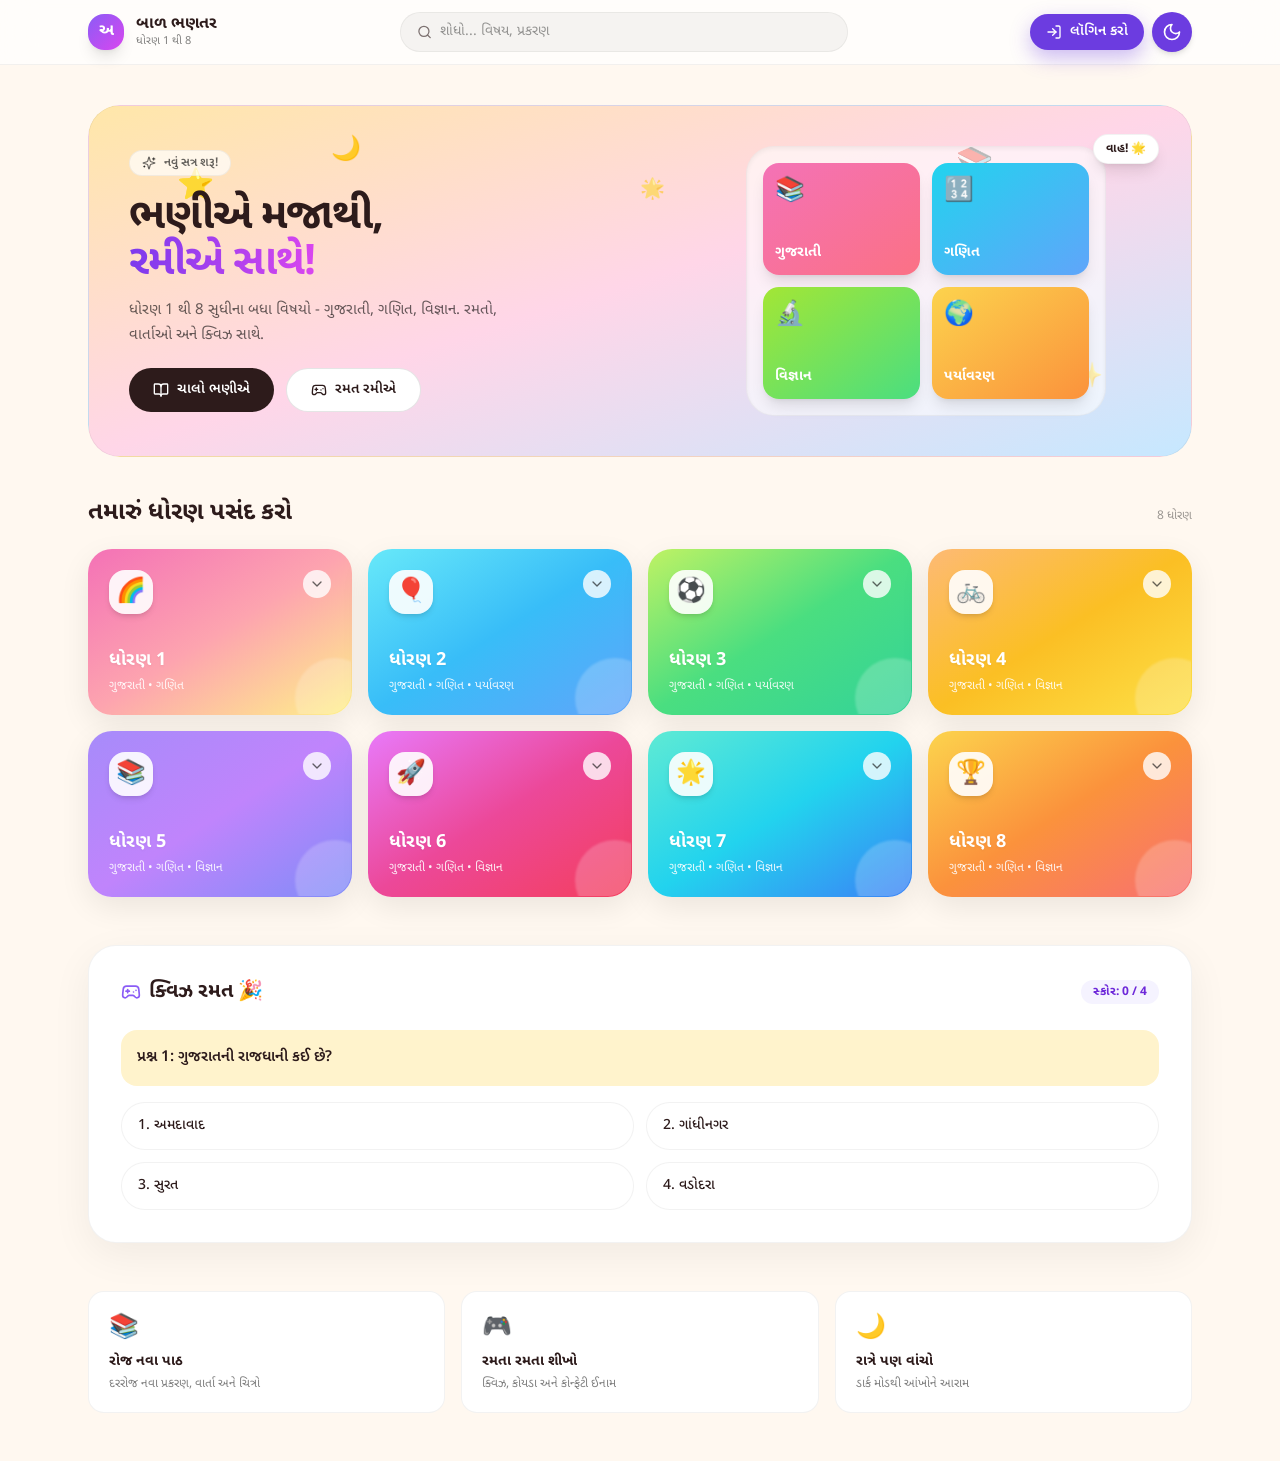
<file: Index.html>
<!DOCTYPE html>
<html lang="en">
<Head></Head>
  <meta charset="UTF-8">
  <meta name="viewport" content="width=device-width, initial-scale=1">
  <title>React Artifact</title>
  <style>*,:after,:before{--tw-border-spacing-x:0;--tw-border-spacing-y:0;--tw-translate-x:0;--tw-translate-y:0;--tw-rotate:0;--tw-skew-x:0;--tw-skew-y:0;--tw-scale-x:1;--tw-scale-y:1;--tw-pan-x: ;--tw-pan-y: ;--tw-pinch-zoom: ;--tw-scroll-snap-strictness:proximity;--tw-gradient-from-position: ;--tw-gradient-via-position: ;--tw-gradient-to-position: ;--tw-ordinal: ;--tw-slashed-zero: ;--tw-numeric-figure: ;--tw-numeric-spacing: ;--tw-numeric-fraction: ;--tw-ring-inset: ;--tw-ring-offset-width:0px;--tw-ring-offset-color:#fff;--tw-ring-color:rgba(59,130,246,.5);--tw-ring-offset-shadow:0 0 #0000;--tw-ring-shadow:0 0 #0000;--tw-shadow:0 0 #0000;--tw-shadow-colored:0 0 #0000;--tw-blur: ;--tw-brightness: ;--tw-contrast: ;--tw-grayscale: ;--tw-hue-rotate: ;--tw-invert: ;--tw-saturate: ;--tw-sepia: ;--tw-drop-shadow: ;--tw-backdrop-blur: ;--tw-backdrop-brightness: ;--tw-backdrop-contrast: ;--tw-backdrop-grayscale: ;--tw-backdrop-hue-rotate: ;--tw-backdrop-invert: ;--tw-backdrop-opacity: ;--tw-backdrop-saturate: ;--tw-backdrop-sepia: ;--tw-contain-size: ;--tw-contain-layout: ;--tw-contain-paint: ;--tw-contain-style: }::backdrop{--tw-border-spacing-x:0;--tw-border-spacing-y:0;--tw-translate-x:0;--tw-translate-y:0;--tw-rotate:0;--tw-skew-x:0;--tw-skew-y:0;--tw-scale-x:1;--tw-scale-y:1;--tw-pan-x: ;--tw-pan-y: ;--tw-pinch-zoom: ;--tw-scroll-snap-strictness:proximity;--tw-gradient-from-position: ;--tw-gradient-via-position: ;--tw-gradient-to-position: ;--tw-ordinal: ;--tw-slashed-zero: ;--tw-numeric-figure: ;--tw-numeric-spacing: ;--tw-numeric-fraction: ;--tw-ring-inset: ;--tw-ring-offset-width:0px;--tw-ring-offset-color:#fff;--tw-ring-color:rgba(59,130,246,.5);--tw-ring-offset-shadow:0 0 #0000;--tw-ring-shadow:0 0 #0000;--tw-shadow:0 0 #0000;--tw-shadow-colored:0 0 #0000;--tw-blur: ;--tw-brightness: ;--tw-contrast: ;--tw-grayscale: ;--tw-hue-rotate: ;--tw-invert: ;--tw-saturate: ;--tw-sepia: ;--tw-drop-shadow: ;--tw-backdrop-blur: ;--tw-backdrop-brightness: ;--tw-backdrop-contrast: ;--tw-backdrop-grayscale: ;--tw-backdrop-hue-rotate: ;--tw-backdrop-invert: ;--tw-backdrop-opacity: ;--tw-backdrop-saturate: ;--tw-backdrop-sepia: ;--tw-contain-size: ;--tw-contain-layout: ;--tw-contain-paint: ;--tw-contain-style: }/*! tailwindcss v3.4.18 | MIT License | https://tailwindcss.com*/*,:after,:before{box-sizing:border-box;border:0 solid #e5e7eb}:after,:before{--tw-content:""}:host,html{line-height:1.5;-webkit-text-size-adjust:100%;-moz-tab-size:4;-o-tab-size:4;tab-size:4;font-family:ui-sans-serif,system-ui,sans-serif,Apple Color Emoji,Segoe UI Emoji,Segoe UI Symbol,Noto Color Emoji;font-feature-settings:normal;font-variation-settings:normal;-webkit-tap-highlight-color:transparent}body{line-height:inherit}hr{height:0;color:inherit;border-top-width:1px}abbr:where([title]){-webkit-text-decoration:underline dotted;text-decoration:underline dotted}h1,h2,h3,h4,h5,h6{font-size:inherit;font-weight:inherit}a{color:inherit;text-decoration:inherit}b,strong{font-weight:bolder}code,kbd,pre,samp{font-family:ui-monospace,SFMono-Regular,Menlo,Monaco,Consolas,Liberation Mono,Courier New,monospace;font-feature-settings:normal;font-variation-settings:normal;font-size:1em}small{font-size:80%}sub,sup{font-size:75%;line-height:0;position:relative;vertical-align:baseline}sub{bottom:-.25em}sup{top:-.5em}table{text-indent:0;border-color:inherit;border-collapse:collapse}button,input,optgroup,select,textarea{font-family:inherit;font-feature-settings:inherit;font-variation-settings:inherit;font-size:100%;font-weight:inherit;line-height:inherit;letter-spacing:inherit;color:inherit;margin:0;padding:0}button,select{text-transform:none}button,input:where([type=button]),input:where([type=reset]),input:where([type=submit]){-webkit-appearance:button;background-color:transparent;background-image:none}:-moz-focusring{outline:auto}:-moz-ui-invalid{box-shadow:none}progress{vertical-align:baseline}::-webkit-inner-spin-button,::-webkit-outer-spin-button{height:auto}[type=search]{-webkit-appearance:textfield;outline-offset:-2px}::-webkit-search-decoration{-webkit-appearance:none}::-webkit-file-upload-button{-webkit-appearance:button;font:inherit}summary{display:list-item}blockquote,dd,dl,figure,h1,h2,h3,h4,h5,h6,hr,p,pre{margin:0}fieldset{margin:0}fieldset,legend{padding:0}menu,ol,ul{list-style:none;margin:0;padding:0}dialog{padding:0}textarea{resize:vertical}input::-moz-placeholder,textarea::-moz-placeholder{opacity:1;color:#9ca3af}input::placeholder,textarea::placeholder{opacity:1;color:#9ca3af}[role=button],button{cursor:pointer}:disabled{cursor:default}audio,canvas,embed,iframe,img,object,svg,video{display:block;vertical-align:middle}img,video{max-width:100%;height:auto}[hidden]:where(:not([hidden=until-found])){display:none}.pointer-events-none{pointer-events:none}.pointer-events-auto{pointer-events:auto}.fixed{position:fixed}.absolute{position:absolute}.relative{position:relative}.sticky{position:sticky}.inset-0{inset:0}.-bottom-6{bottom:-1.5rem}.-right-2{right:-.5rem}.-right-6{right:-1.5rem}.-top-3{top:-.75rem}.bottom-0{bottom:0}.bottom-\[12\%\]{bottom:12%}.bottom-\[18\%\]{bottom:18%}.left-0{left:0}.left-1\/2{left:50%}.left-4{left:1rem}.left-\[12\%\]{left:12%}.left-\[22\%\]{left:22%}.left-\[8\%\]{left:8%}.right-0{right:0}.right-4{right:1rem}.right-\[18\%\]{right:18%}.right-\[8\%\]{right:8%}.top-0{top:0}.top-4{top:1rem}.top-\[12\%\]{top:12%}.top-\[18\%\]{top:18%}.top-\[20\%\]{top:20%}.top-\[76px\]{top:76px}.top-\[8\%\]{top:8%}.z-30{z-index:30}.z-40{z-index:40}.z-50{z-index:50}.z-\[100\]{z-index:100}.mx-6{margin-left:1.5rem;margin-right:1.5rem}.mx-auto{margin-left:auto;margin-right:auto}.mb-4{margin-bottom:1rem}.ml-2{margin-left:.5rem}.mt-1{margin-top:.25rem}.mt-10{margin-top:2.5rem}.mt-12{margin-top:3rem}.mt-2{margin-top:.5rem}.mt-3{margin-top:.75rem}.mt-4{margin-top:1rem}.mt-5{margin-top:1.25rem}.mt-6{margin-top:1.5rem}.line-clamp-1{overflow:hidden;display:-webkit-box;-webkit-box-orient:vertical;-webkit-line-clamp:1}.flex{display:flex}.inline-flex{display:inline-flex}.grid{display:grid}.hidden{display:none}.aspect-\[4\/3\]{aspect-ratio:4/3}.h-10{height:2.5rem}.h-11{height:2.75rem}.h-12{height:3rem}.h-16{height:4rem}.h-20{height:5rem}.h-3\.5{height:.875rem}.h-4{height:1rem}.h-5{height:1.25rem}.h-6{height:1.5rem}.h-7{height:1.75rem}.h-8{height:2rem}.h-9{height:2.25rem}.h-\[148px\]{height:148px}.h-\[64px\]{height:64px}.h-\[68px\]{height:68px}.min-h-screen{min-height:100vh}.w-10{width:2.5rem}.w-11{width:2.75rem}.w-12{width:3rem}.w-16{width:4rem}.w-20{width:5rem}.w-3\.5{width:.875rem}.w-4{width:1rem}.w-5{width:1.25rem}.w-6{width:1.5rem}.w-7{width:1.75rem}.w-8{width:2rem}.w-9{width:2.25rem}.w-full{width:100%}.max-w-6xl{max-width:72rem}.max-w-\[360px\]{max-width:360px}.max-w-\[400px\]{max-width:400px}.max-w-\[46ch\]{max-width:46ch}.max-w-md{max-width:28rem}.flex-1{flex:1 1 0%}.rotate-180{--tw-rotate:180deg}.rotate-180,.scale-110{transform:translate(var(--tw-translate-x),var(--tw-translate-y)) rotate(var(--tw-rotate)) skewX(var(--tw-skew-x)) skewY(var(--tw-skew-y)) scaleX(var(--tw-scale-x)) scaleY(var(--tw-scale-y))}.scale-110{--tw-scale-x:1.1;--tw-scale-y:1.1}.transform{transform:translate(var(--tw-translate-x),var(--tw-translate-y)) rotate(var(--tw-rotate)) skewX(var(--tw-skew-x)) skewY(var(--tw-skew-y)) scaleX(var(--tw-scale-x)) scaleY(var(--tw-scale-y))}.grid-cols-1{grid-template-columns:repeat(1,minmax(0,1fr))}.grid-cols-2{grid-template-columns:repeat(2,minmax(0,1fr))}.grid-cols-4{grid-template-columns:repeat(4,minmax(0,1fr))}.grid-cols-6{grid-template-columns:repeat(6,minmax(0,1fr))}.flex-col{flex-direction:column}.flex-wrap{flex-wrap:wrap}.place-items-center{place-items:center}.items-start{align-items:flex-start}.items-center{align-items:center}.items-baseline{align-items:baseline}.justify-center{justify-content:center}.justify-between{justify-content:space-between}.gap-1{gap:.25rem}.gap-1\.5{gap:.375rem}.gap-2{gap:.5rem}.gap-3{gap:.75rem}.gap-4{gap:1rem}.gap-6{gap:1.5rem}.space-y-4>:not([hidden])~:not([hidden]){--tw-space-y-reverse:0;margin-top:calc(1rem*(1 - var(--tw-space-y-reverse)));margin-bottom:calc(1rem*var(--tw-space-y-reverse))}.overflow-hidden{overflow:hidden}.rounded-2xl{border-radius:1rem}.rounded-\[20px\]{border-radius:20px}.rounded-\[23px\]{border-radius:23px}.rounded-\[24px\]{border-radius:24px}.rounded-\[28px\]{border-radius:28px}.rounded-\[32px\]{border-radius:32px}.rounded-full{border-radius:9999px}.border{border-width:1px}.border-b{border-bottom-width:1px}.border-t{border-top-width:1px}.border-\[\#6C3CE0\]{--tw-border-opacity:1;border-color:rgb(108 60 224/var(--tw-border-opacity,1))}.border-amber-100{--tw-border-opacity:1;border-color:rgb(254 243 199/var(--tw-border-opacity,1))}.border-black\/10{border-color:rgba(0,0,0,.1)}.border-black\/5{border-color:rgba(0,0,0,.05)}.border-green-600{--tw-border-opacity:1;border-color:rgb(22 163 74/var(--tw-border-opacity,1))}.border-orange-100{--tw-border-opacity:1;border-color:rgb(255 237 213/var(--tw-border-opacity,1))}.border-red-600{--tw-border-opacity:1;border-color:rgb(220 38 38/var(--tw-border-opacity,1))}.border-white\/10{border-color:hsla(0,0%,100%,.1)}.bg-\[\#151221\]{--tw-bg-opacity:1;background-color:rgb(21 18 33/var(--tw-bg-opacity,1))}.bg-\[\#1A1628\]\/90{background-color:rgba(26,22,40,.9)}.bg-\[\#1E1B2E\]{--tw-bg-opacity:1;background-color:rgb(30 27 46/var(--tw-bg-opacity,1))}.bg-\[\#1E1B2E\]\/80{background-color:rgba(30,27,46,.8)}.bg-\[\#201C31\]{--tw-bg-opacity:1;background-color:rgb(32 28 49/var(--tw-bg-opacity,1))}.bg-\[\#2A2340\]{--tw-bg-opacity:1;background-color:rgb(42 35 64/var(--tw-bg-opacity,1))}.bg-\[\#2D1B1B\]{--tw-bg-opacity:1;background-color:rgb(45 27 27/var(--tw-bg-opacity,1))}.bg-\[\#6C3CE0\]{--tw-bg-opacity:1;background-color:rgb(108 60 224/var(--tw-bg-opacity,1))}.bg-\[\#FFF3CC\]{--tw-bg-opacity:1;background-color:rgb(255 243 204/var(--tw-bg-opacity,1))}.bg-\[\#FFF8F0\]{--tw-bg-opacity:1;background-color:rgb(255 248 240/var(--tw-bg-opacity,1))}.bg-amber-50{--tw-bg-opacity:1;background-color:rgb(255 251 235/var(--tw-bg-opacity,1))}.bg-amber-500{--tw-bg-opacity:1;background-color:rgb(245 158 11/var(--tw-bg-opacity,1))}.bg-black\/40{background-color:rgba(0,0,0,.4)}.bg-black\/5{background-color:rgba(0,0,0,.05)}.bg-black\/\[0\.03\]{background-color:rgba(0,0,0,.03)}.bg-black\/\[0\.04\]{background-color:rgba(0,0,0,.04)}.bg-black\/\[0\.05\]{background-color:rgba(0,0,0,.05)}.bg-cyan-500{--tw-bg-opacity:1;background-color:rgb(6 182 212/var(--tw-bg-opacity,1))}.bg-fuchsia-500{--tw-bg-opacity:1;background-color:rgb(217 70 239/var(--tw-bg-opacity,1))}.bg-green-500{--tw-bg-opacity:1;background-color:rgb(34 197 94/var(--tw-bg-opacity,1))}.bg-orange-50{--tw-bg-opacity:1;background-color:rgb(255 247 237/var(--tw-bg-opacity,1))}.bg-orange-500{--tw-bg-opacity:1;background-color:rgb(249 115 22/var(--tw-bg-opacity,1))}.bg-pink-500{--tw-bg-opacity:1;background-color:rgb(236 72 153/var(--tw-bg-opacity,1))}.bg-red-500{--tw-bg-opacity:1;background-color:rgb(239 68 68/var(--tw-bg-opacity,1))}.bg-teal-500{--tw-bg-opacity:1;background-color:rgb(20 184 166/var(--tw-bg-opacity,1))}.bg-transparent{background-color:transparent}.bg-violet-50{--tw-bg-opacity:1;background-color:rgb(245 243 255/var(--tw-bg-opacity,1))}.bg-violet-500{--tw-bg-opacity:1;background-color:rgb(139 92 246/var(--tw-bg-opacity,1))}.bg-white{--tw-bg-opacity:1;background-color:rgb(255 255 255/var(--tw-bg-opacity,1))}.bg-white\/10{background-color:hsla(0,0%,100%,.1)}.bg-white\/20{background-color:hsla(0,0%,100%,.2)}.bg-white\/5{background-color:hsla(0,0%,100%,.05)}.bg-white\/60{background-color:hsla(0,0%,100%,.6)}.bg-white\/70{background-color:hsla(0,0%,100%,.7)}.bg-white\/80{background-color:hsla(0,0%,100%,.8)}.bg-white\/90{background-color:hsla(0,0%,100%,.9)}.bg-gradient-to-br{background-image:linear-gradient(to bottom right,var(--tw-gradient-stops))}.bg-gradient-to-r{background-image:linear-gradient(to right,var(--tw-gradient-stops))}.from-\[\#2A2340\]{--tw-gradient-from:#2a2340 var(--tw-gradient-from-position);--tw-gradient-to:rgba(42,35,64,0) var(--tw-gradient-to-position);--tw-gradient-stops:var(--tw-gradient-from),var(--tw-gradient-to)}.from-\[\#FFE7A9\]{--tw-gradient-from:#ffe7a9 var(--tw-gradient-from-position);--tw-gradient-to:rgba(255,231,169,0) var(--tw-gradient-to-position);--tw-gradient-stops:var(--tw-gradient-from),var(--tw-gradient-to)}.from-amber-300{--tw-gradient-from:#fcd34d var(--tw-gradient-from-position);--tw-gradient-to:rgba(252,211,77,0) var(--tw-gradient-to-position);--tw-gradient-stops:var(--tw-gradient-from),var(--tw-gradient-to)}.from-cyan-300{--tw-gradient-from:#67e8f9 var(--tw-gradient-from-position);--tw-gradient-to:rgba(103,232,249,0) var(--tw-gradient-to-position);--tw-gradient-stops:var(--tw-gradient-from),var(--tw-gradient-to)}.from-cyan-400{--tw-gradient-from:#22d3ee var(--tw-gradient-from-position);--tw-gradient-to:rgba(34,211,238,0) var(--tw-gradient-to-position);--tw-gradient-stops:var(--tw-gradient-from),var(--tw-gradient-to)}.from-fuchsia-400{--tw-gradient-from:#e879f9 var(--tw-gradient-from-position);--tw-gradient-to:rgba(232,121,249,0) var(--tw-gradient-to-position);--tw-gradient-stops:var(--tw-gradient-from),var(--tw-gradient-to)}.from-lime-300{--tw-gradient-from:#bef264 var(--tw-gradient-from-position);--tw-gradient-to:hsla(82,85%,67%,0) var(--tw-gradient-to-position);--tw-gradient-stops:var(--tw-gradient-from),var(--tw-gradient-to)}.from-lime-400{--tw-gradient-from:#a3e635 var(--tw-gradient-from-position);--tw-gradient-to:rgba(163,230,53,0) var(--tw-gradient-to-position);--tw-gradient-stops:var(--tw-gradient-from),var(--tw-gradient-to)}.from-orange-300{--tw-gradient-from:#fdba74 var(--tw-gradient-from-position);--tw-gradient-to:hsla(31,97%,72%,0) var(--tw-gradient-to-position);--tw-gradient-stops:var(--tw-gradient-from),var(--tw-gradient-to)}.from-pink-400{--tw-gradient-from:#f472b6 var(--tw-gradient-from-position);--tw-gradient-to:rgba(244,114,182,0) var(--tw-gradient-to-position);--tw-gradient-stops:var(--tw-gradient-from),var(--tw-gradient-to)}.from-teal-300{--tw-gradient-from:#5eead4 var(--tw-gradient-from-position);--tw-gradient-to:rgba(94,234,212,0) var(--tw-gradient-to-position);--tw-gradient-stops:var(--tw-gradient-from),var(--tw-gradient-to)}.from-violet-400{--tw-gradient-from:#a78bfa var(--tw-gradient-from-position);--tw-gradient-to:rgba(167,139,250,0) var(--tw-gradient-to-position);--tw-gradient-stops:var(--tw-gradient-from),var(--tw-gradient-to)}.from-violet-500{--tw-gradient-from:#8b5cf6 var(--tw-gradient-from-position);--tw-gradient-to:rgba(139,92,246,0) var(--tw-gradient-to-position);--tw-gradient-stops:var(--tw-gradient-from),var(--tw-gradient-to)}.from-violet-600{--tw-gradient-from:#7c3aed var(--tw-gradient-from-position);--tw-gradient-to:rgba(124,58,237,0) var(--tw-gradient-to-position);--tw-gradient-stops:var(--tw-gradient-from),var(--tw-gradient-to)}.via-\[\#241E38\]{--tw-gradient-to:rgba(36,30,56,0) var(--tw-gradient-to-position);--tw-gradient-stops:var(--tw-gradient-from),#241e38 var(--tw-gradient-via-position),var(--tw-gradient-to)}.via-\[\#FFD6E8\]{--tw-gradient-to:rgba(255,214,232,0) var(--tw-gradient-to-position);--tw-gradient-stops:var(--tw-gradient-from),#ffd6e8 var(--tw-gradient-via-position),var(--tw-gradient-to)}.via-amber-400{--tw-gradient-to:rgba(251,191,36,0) var(--tw-gradient-to-position);--tw-gradient-stops:var(--tw-gradient-from),#fbbf24 var(--tw-gradient-via-position),var(--tw-gradient-to)}.via-cyan-400{--tw-gradient-to:rgba(34,211,238,0) var(--tw-gradient-to-position);--tw-gradient-stops:var(--tw-gradient-from),#22d3ee var(--tw-gradient-via-position),var(--tw-gradient-to)}.via-green-400{--tw-gradient-to:rgba(74,222,128,0) var(--tw-gradient-to-position);--tw-gradient-stops:var(--tw-gradient-from),#4ade80 var(--tw-gradient-via-position),var(--tw-gradient-to)}.via-orange-400{--tw-gradient-to:rgba(251,146,60,0) var(--tw-gradient-to-position);--tw-gradient-stops:var(--tw-gradient-from),#fb923c var(--tw-gradient-via-position),var(--tw-gradient-to)}.via-pink-500{--tw-gradient-to:rgba(236,72,153,0) var(--tw-gradient-to-position);--tw-gradient-stops:var(--tw-gradient-from),#ec4899 var(--tw-gradient-via-position),var(--tw-gradient-to)}.via-purple-400{--tw-gradient-to:rgba(192,132,252,0) var(--tw-gradient-to-position);--tw-gradient-stops:var(--tw-gradient-from),#c084fc var(--tw-gradient-via-position),var(--tw-gradient-to)}.via-rose-300{--tw-gradient-to:rgba(253,164,175,0) var(--tw-gradient-to-position);--tw-gradient-stops:var(--tw-gradient-from),#fda4af var(--tw-gradient-via-position),var(--tw-gradient-to)}.via-sky-400{--tw-gradient-to:rgba(56,189,248,0) var(--tw-gradient-to-position);--tw-gradient-stops:var(--tw-gradient-from),#38bdf8 var(--tw-gradient-via-position),var(--tw-gradient-to)}.to-\[\#1E1B2E\]{--tw-gradient-to:#1e1b2e var(--tw-gradient-to-position)}.to-\[\#C6E8FF\]{--tw-gradient-to:#c6e8ff var(--tw-gradient-to-position)}.to-blue-400{--tw-gradient-to:#60a5fa var(--tw-gradient-to-position)}.to-blue-500{--tw-gradient-to:#3b82f6 var(--tw-gradient-to-position)}.to-emerald-400{--tw-gradient-to:#34d399 var(--tw-gradient-to-position)}.to-fuchsia-500{--tw-gradient-to:#d946ef var(--tw-gradient-to-position)}.to-green-400{--tw-gradient-to:#4ade80 var(--tw-gradient-to-position)}.to-indigo-400{--tw-gradient-to:#818cf8 var(--tw-gradient-to-position)}.to-orange-400{--tw-gradient-to:#fb923c var(--tw-gradient-to-position)}.to-pink-400{--tw-gradient-to:#f472b6 var(--tw-gradient-to-position)}.to-red-400{--tw-gradient-to:#f87171 var(--tw-gradient-to-position)}.to-rose-400{--tw-gradient-to:#fb7185 var(--tw-gradient-to-position)}.to-rose-500{--tw-gradient-to:#f43f5e var(--tw-gradient-to-position)}.to-yellow-200{--tw-gradient-to:#fef08a var(--tw-gradient-to-position)}.to-yellow-300{--tw-gradient-to:#fde047 var(--tw-gradient-to-position)}.bg-clip-text{-webkit-background-clip:text;background-clip:text}.p-3{padding:.75rem}.p-4{padding:1rem}.p-5{padding:1.25rem}.p-6{padding:1.5rem}.p-8{padding:2rem}.p-\[1px\]{padding:1px}.px-2\.5{padding-left:.625rem;padding-right:.625rem}.px-3{padding-left:.75rem;padding-right:.75rem}.px-4{padding-left:1rem;padding-right:1rem}.px-5{padding-left:1.25rem;padding-right:1.25rem}.px-6{padding-left:1.5rem;padding-right:1.5rem}.py-1{padding-top:.25rem;padding-bottom:.25rem}.py-1\.5{padding-top:.375rem;padding-bottom:.375rem}.pb-24{padding-bottom:6rem}.pb-3{padding-bottom:.75rem}.pl-2{padding-left:.5rem}.pr-3{padding-right:.75rem}.text-left{text-align:left}.text-center{text-align:center}.font-\[Poppins\]{font-family:Poppins}.text-2xl{font-size:1.5rem;line-height:2rem}.text-3xl{font-size:1.875rem;line-height:2.25rem}.text-\[10px\]{font-size:10px}.text-\[11px\]{font-size:11px}.text-\[14px\]{font-size:14px}.text-\[15px\]{font-size:15px}.text-\[16px\]{font-size:16px}.text-\[18px\]{font-size:18px}.text-\[28px\]{font-size:28px}.text-lg{font-size:1.125rem;line-height:1.75rem}.text-sm{font-size:.875rem;line-height:1.25rem}.text-xl{font-size:1.25rem;line-height:1.75rem}.text-xs{font-size:.75rem;line-height:1rem}.font-bold{font-weight:700}.font-medium{font-weight:500}.font-semibold{font-weight:600}.leading-\[1\.1\]{line-height:1.1}.leading-relaxed{line-height:1.625}.leading-tight{line-height:1.25}.tracking-tight{letter-spacing:-.025em}.text-\[\#2D1B1B\]{--tw-text-opacity:1;color:rgb(45 27 27/var(--tw-text-opacity,1))}.text-amber-500{--tw-text-opacity:1;color:rgb(245 158 11/var(--tw-text-opacity,1))}.text-black{--tw-text-opacity:1;color:rgb(0 0 0/var(--tw-text-opacity,1))}.text-black\/40{color:rgba(0,0,0,.4)}.text-black\/50{color:rgba(0,0,0,.5)}.text-black\/60{color:rgba(0,0,0,.6)}.text-green-600{--tw-text-opacity:1;color:rgb(22 163 74/var(--tw-text-opacity,1))}.text-orange-500{--tw-text-opacity:1;color:rgb(249 115 22/var(--tw-text-opacity,1))}.text-red-500{--tw-text-opacity:1;color:rgb(239 68 68/var(--tw-text-opacity,1))}.text-transparent{color:transparent}.text-violet-500{--tw-text-opacity:1;color:rgb(139 92 246/var(--tw-text-opacity,1))}.text-violet-700{--tw-text-opacity:1;color:rgb(109 40 217/var(--tw-text-opacity,1))}.text-white{--tw-text-opacity:1;color:rgb(255 255 255/var(--tw-text-opacity,1))}.text-white\/50{color:hsla(0,0%,100%,.5)}.text-white\/60{color:hsla(0,0%,100%,.6)}.text-white\/70{color:hsla(0,0%,100%,.7)}.text-white\/80{color:hsla(0,0%,100%,.8)}.text-white\/90{color:hsla(0,0%,100%,.9)}.opacity-60{opacity:.6}.shadow-2xl{--tw-shadow:0 25px 50px -12px rgba(0,0,0,.25);--tw-shadow-colored:0 25px 50px -12px var(--tw-shadow-color)}.shadow-2xl,.shadow-\[0_10px_20px_rgba\(108\2c 60\2c 224\2c 0\.35\)\]{box-shadow:var(--tw-ring-offset-shadow,0 0 #0000),var(--tw-ring-shadow,0 0 #0000),var(--tw-shadow)}.shadow-\[0_10px_20px_rgba\(108\2c 60\2c 224\2c 0\.35\)\]{--tw-shadow:0 10px 20px rgba(108,60,224,.35);--tw-shadow-colored:0 10px 20px var(--tw-shadow-color)}.shadow-\[0_10px_30px_rgba\(0\2c 0\2c 0\2c 0\.08\)\]{--tw-shadow:0 10px 30px rgba(0,0,0,.08);--tw-shadow-colored:0 10px 30px var(--tw-shadow-color);box-shadow:var(--tw-ring-offset-shadow,0 0 #0000),var(--tw-ring-shadow,0 0 #0000),var(--tw-shadow)}.shadow-\[0_12px_40px_rgba\(0\2c 0\2c 0\2c 0\.06\)\]{--tw-shadow:0 12px 40px rgba(0,0,0,.06);--tw-shadow-colored:0 12px 40px var(--tw-shadow-color);box-shadow:var(--tw-ring-offset-shadow,0 0 #0000),var(--tw-ring-shadow,0 0 #0000),var(--tw-shadow)}.shadow-\[0_20px_60px_rgba\(0\2c 0\2c 0\2c 0\.08\)\]{--tw-shadow:0 20px 60px rgba(0,0,0,.08);--tw-shadow-colored:0 20px 60px var(--tw-shadow-color);box-shadow:var(--tw-ring-offset-shadow,0 0 #0000),var(--tw-ring-shadow,0 0 #0000),var(--tw-shadow)}.shadow-\[0_8px_20px_rgba\(108\2c 60\2c 224\2c 0\.35\)\]{--tw-shadow:0 8px 20px rgba(108,60,224,.35);--tw-shadow-colored:0 8px 20px var(--tw-shadow-color)}.shadow-\[0_8px_20px_rgba\(108\2c 60\2c 224\2c 0\.35\)\],.shadow-inner{box-shadow:var(--tw-ring-offset-shadow,0 0 #0000),var(--tw-ring-shadow,0 0 #0000),var(--tw-shadow)}.shadow-inner{--tw-shadow:inset 0 2px 4px 0 rgba(0,0,0,.05);--tw-shadow-colored:inset 0 2px 4px 0 var(--tw-shadow-color)}.shadow-lg{--tw-shadow:0 10px 15px -3px rgba(0,0,0,.1),0 4px 6px -4px rgba(0,0,0,.1);--tw-shadow-colored:0 10px 15px -3px var(--tw-shadow-color),0 4px 6px -4px var(--tw-shadow-color)}.shadow-lg,.shadow-md{box-shadow:var(--tw-ring-offset-shadow,0 0 #0000),var(--tw-ring-shadow,0 0 #0000),var(--tw-shadow)}.shadow-md{--tw-shadow:0 4px 6px -1px rgba(0,0,0,.1),0 2px 4px -2px rgba(0,0,0,.1);--tw-shadow-colored:0 4px 6px -1px var(--tw-shadow-color),0 2px 4px -2px var(--tw-shadow-color)}.shadow-sm{--tw-shadow:0 1px 2px 0 rgba(0,0,0,.05);--tw-shadow-colored:0 1px 2px 0 var(--tw-shadow-color);box-shadow:var(--tw-ring-offset-shadow,0 0 #0000),var(--tw-ring-shadow,0 0 #0000),var(--tw-shadow)}.outline-none{outline:2px solid transparent;outline-offset:2px}.blur{--tw-blur:blur(8px)}.blur,.blur-\[1px\]{filter:var(--tw-blur) var(--tw-brightness) var(--tw-contrast) var(--tw-grayscale) var(--tw-hue-rotate) var(--tw-invert) var(--tw-saturate) var(--tw-sepia) var(--tw-drop-shadow)}.blur-\[1px\]{--tw-blur:blur(1px)}.drop-shadow-sm{--tw-drop-shadow:drop-shadow(0 1px 1px rgba(0,0,0,.05))}.drop-shadow-sm,.filter{filter:var(--tw-blur) var(--tw-brightness) var(--tw-contrast) var(--tw-grayscale) var(--tw-hue-rotate) var(--tw-invert) var(--tw-saturate) var(--tw-sepia) var(--tw-drop-shadow)}.backdrop-blur-sm{--tw-backdrop-blur:blur(4px)}.backdrop-blur-sm,.backdrop-filter{backdrop-filter:var(--tw-backdrop-blur) var(--tw-backdrop-brightness) var(--tw-backdrop-contrast) var(--tw-backdrop-grayscale) var(--tw-backdrop-hue-rotate) var(--tw-backdrop-invert) var(--tw-backdrop-opacity) var(--tw-backdrop-saturate) var(--tw-backdrop-sepia)}.transition{transition-property:color,background-color,border-color,text-decoration-color,fill,stroke,opacity,box-shadow,transform,filter,backdrop-filter;transition-timing-function:cubic-bezier(.4,0,.2,1);transition-duration:.15s}.transition-all{transition-property:all;transition-timing-function:cubic-bezier(.4,0,.2,1);transition-duration:.15s}.transition-colors{transition-property:color,background-color,border-color,text-decoration-color,fill,stroke;transition-timing-function:cubic-bezier(.4,0,.2,1);transition-duration:.15s}.transition-transform{transition-property:transform;transition-timing-function:cubic-bezier(.4,0,.2,1);transition-duration:.15s}.duration-300{transition-duration:.3s}.duration-500{transition-duration:.5s}.ease-in-out{transition-timing-function:cubic-bezier(.4,0,.2,1)}.ease-out{transition-timing-function:cubic-bezier(0,0,.2,1)}#root,body,html{min-height:100%}body{margin:0;font-family:Inter,ui-sans-serif,system-ui,-apple-system,BlinkMacSystemFont,Segoe UI,sans-serif}.selection\:bg-purple-200 ::-moz-selection{--tw-bg-opacity:1;background-color:rgb(233 213 255/var(--tw-bg-opacity,1))}.selection\:bg-purple-200 ::selection{--tw-bg-opacity:1;background-color:rgb(233 213 255/var(--tw-bg-opacity,1))}.selection\:bg-purple-200::-moz-selection{--tw-bg-opacity:1;background-color:rgb(233 213 255/var(--tw-bg-opacity,1))}.selection\:bg-purple-200::selection{--tw-bg-opacity:1;background-color:rgb(233 213 255/var(--tw-bg-opacity,1))}.placeholder\:text-black\/40::-moz-placeholder{color:rgba(0,0,0,.4)}.placeholder\:text-black\/40::placeholder{color:rgba(0,0,0,.4)}.placeholder\:text-white\/30::-moz-placeholder{color:hsla(0,0%,100%,.3)}.placeholder\:text-white\/30::placeholder{color:hsla(0,0%,100%,.3)}.last\:mb-0:last-child{margin-bottom:0}.hover\:-translate-y-1:hover{--tw-translate-y:-0.25rem}.hover\:-translate-y-1:hover,.hover\:scale-105:hover{transform:translate(var(--tw-translate-x),var(--tw-translate-y)) rotate(var(--tw-rotate)) skewX(var(--tw-skew-x)) skewY(var(--tw-skew-y)) scaleX(var(--tw-scale-x)) scaleY(var(--tw-scale-y))}.hover\:scale-105:hover{--tw-scale-x:1.05;--tw-scale-y:1.05}.hover\:scale-\[1\.01\]:hover{--tw-scale-x:1.01;--tw-scale-y:1.01}.hover\:scale-\[1\.01\]:hover,.hover\:scale-\[1\.02\]:hover{transform:translate(var(--tw-translate-x),var(--tw-translate-y)) rotate(var(--tw-rotate)) skewX(var(--tw-skew-x)) skewY(var(--tw-skew-y)) scaleX(var(--tw-scale-x)) scaleY(var(--tw-scale-y))}.hover\:scale-\[1\.02\]:hover{--tw-scale-x:1.02;--tw-scale-y:1.02}.hover\:bg-black\/\[0\.02\]:hover{background-color:rgba(0,0,0,.02)}.hover\:bg-white\/10:hover{background-color:hsla(0,0%,100%,.1)}.hover\:shadow-\[0_16px_40px_rgba\(0\2c 0\2c 0\2c 0\.12\)\]:hover{--tw-shadow:0 16px 40px rgba(0,0,0,.12);--tw-shadow-colored:0 16px 40px var(--tw-shadow-color);box-shadow:var(--tw-ring-offset-shadow,0 0 #0000),var(--tw-ring-shadow,0 0 #0000),var(--tw-shadow)}.disabled\:opacity-40:disabled{opacity:.4}.group:hover .group-hover\:rotate-3{--tw-rotate:3deg}.group:hover .group-hover\:rotate-3,.group:hover .group-hover\:scale-110{transform:translate(var(--tw-translate-x),var(--tw-translate-y)) rotate(var(--tw-rotate)) skewX(var(--tw-skew-x)) skewY(var(--tw-skew-y)) scaleX(var(--tw-scale-x)) scaleY(var(--tw-scale-y))}.group:hover .group-hover\:scale-110{--tw-scale-x:1.1;--tw-scale-y:1.1}.dark\:border-white\/10:is(.dark *){border-color:hsla(0,0%,100%,.1)}.dark\:bg-\[\#2A2340\]:is(.dark *){--tw-bg-opacity:1;background-color:rgb(42 35 64/var(--tw-bg-opacity,1))}.dark\:bg-white:is(.dark *){--tw-bg-opacity:1;background-color:rgb(255 255 255/var(--tw-bg-opacity,1))}.dark\:bg-white\/10:is(.dark *){background-color:hsla(0,0%,100%,.1)}.dark\:text-black:is(.dark *){--tw-text-opacity:1;color:rgb(0 0 0/var(--tw-text-opacity,1))}.dark\:placeholder\:text-white\/40:is(.dark *)::-moz-placeholder{color:hsla(0,0%,100%,.4)}.dark\:placeholder\:text-white\/40:is(.dark *)::placeholder{color:hsla(0,0%,100%,.4)}@media (min-width:768px){.md\:mt-10{margin-top:2.5rem}.md\:flex{display:flex}.md\:hidden{display:none}.md\:h-\[164px\]{height:164px}.md\:grid-cols-2{grid-template-columns:repeat(2,minmax(0,1fr))}.md\:grid-cols-3{grid-template-columns:repeat(3,minmax(0,1fr))}.md\:grid-cols-4{grid-template-columns:repeat(4,minmax(0,1fr))}.md\:grid-cols-\[1\.1fr_0\.9fr\]{grid-template-columns:1.1fr .9fr}.md\:p-10{padding:2.5rem}.md\:p-5{padding:1.25rem}.md\:p-8{padding:2rem}.md\:px-6{padding-left:1.5rem;padding-right:1.5rem}.md\:pb-12{padding-bottom:3rem}.md\:text-2xl{font-size:1.5rem;line-height:2rem}.md\:text-\[15px\]{font-size:15px}.md\:text-\[42px\]{font-size:42px}.md\:text-xl{font-size:1.25rem;line-height:1.75rem}}@media (min-width:1024px){.lg\:inline{display:inline}}</style>
</head>
<body>
  <div id="root"></div>
  
  <script type="module">var hd=Object.create;var{getPrototypeOf:vd,defineProperty:to,getOwnPropertyNames:gd}=Object;var yd=Object.prototype.hasOwnProperty;var Qe=(e,t,n)=>{n=e!=null?hd(vd(e)):{};let r=t||!e||!e.__esModule?to(n,"default",{value:e,enumerable:!0}):n;for(let l of gd(e))if(!yd.call(r,l))to(r,l,{get:()=>e[l],enumerable:!0});return r};var Lr=(e,t)=>()=>(t||e((t={exports:{}}).exports,t),t.exports);var wd=(e,t)=>{for(var n in t)to(e,n,{get:t[n],enumerable:!0,configurable:!0,set:(r)=>t[n]=()=>r})};var kd=(e,t)=>()=>(e&&(t=e(e=0)),t);var Et=Lr((Dd)=>{var Sn=Symbol.for("react.element"),Sd=Symbol.for("react.portal"),xd=Symbol.for("react.fragment"),Nd=Symbol.for("react.strict_mode"),Ed=Symbol.for("react.profiler"),Cd=Symbol.for("react.provider"),_d=Symbol.for("react.context"),Pd=Symbol.for("react.forward_ref"),zd=Symbol.for("react.suspense"),Td=Symbol.for("react.memo"),Ld=Symbol.for("react.lazy"),Cu=Symbol.iterator;function Rd(e){if(e===null||typeof e!=="object")return null;return e=Cu&&e[Cu]||e["@@iterator"],typeof e==="function"?e:null}var zu={isMounted:function(){return!1},enqueueForceUpdate:function(){},enqueueReplaceState:function(){},enqueueSetState:function(){}},Tu=Object.assign,Lu={};function Qt(e,t,n){this.props=e,this.context=t,this.refs=Lu,this.updater=n||zu}Qt.prototype.isReactComponent={};Qt.prototype.setState=function(e,t){if(typeof e!=="object"&&typeof e!=="function"&&e!=null)throw Error("setState(...): takes an object of state variables to update or a function which returns an object of state variables.");this.updater.enqueueSetState(this,e,t,"setState")};Qt.prototype.forceUpdate=function(e){this.updater.enqueueForceUpdate(this,e,"forceUpdate")};function Ru(){}Ru.prototype=Qt.prototype;function ro(e,t,n){this.props=e,this.context=t,this.refs=Lu,this.updater=n||zu}var lo=ro.prototype=new Ru;lo.constructor=ro;Tu(lo,Qt.prototype);lo.isPureReactComponent=!0;var _u=Array.isArray,Fu=Object.prototype.hasOwnProperty,oo={current:null},Mu={key:!0,ref:!0,__self:!0,__source:!0};function Iu(e,t,n){var r,l={},o=null,i=null;if(t!=null)for(r in t.ref!==void 0&&(i=t.ref),t.key!==void 0&&(o=""+t.key),t)Fu.call(t,r)&&!Mu.hasOwnProperty(r)&&(l[r]=t[r]);var u=arguments.length-2;if(u===1)l.children=n;else if(1<u){for(var a=Array(u),c=0;c<u;c++)a[c]=arguments[c+2];l.children=a}if(e&&e.defaultProps)for(r in u=e.defaultProps,u)l[r]===void 0&&(l[r]=u[r]);return{$$typeof:Sn,type:e,key:o,ref:i,props:l,_owner:oo.current}}function Fd(e,t){return{$$typeof:Sn,type:e.type,key:t,ref:e.ref,props:e.props,_owner:e._owner}}function io(e){return typeof e==="object"&&e!==null&&e.$$typeof===Sn}function Md(e){var t={"=":"=0",":":"=2"};return"$"+e.replace(/[=:]/g,function(n){return t[n]})}var Pu=/\/+/g;function no(e,t){return typeof e==="object"&&e!==null&&e.key!=null?Md(""+e.key):t.toString(36)}function Fr(e,t,n,r,l){var o=typeof e;if(o==="undefined"||o==="boolean")e=null;var i=!1;if(e===null)i=!0;else switch(o){case"string":case"number":i=!0;break;case"object":switch(e.$$typeof){case Sn:case Sd:i=!0}}if(i)return i=e,l=l(i),e=r===""?"."+no(i,0):r,_u(l)?(n="",e!=null&&(n=e.replace(Pu,"$&/")+"/"),Fr(l,t,n,"",function(c){return c})):l!=null&&(io(l)&&(l=Fd(l,n+(!l.key||i&&i.key===l.key?"":(""+l.key).replace(Pu,"$&/")+"/")+e)),t.push(l)),1;if(i=0,r=r===""?".":r+":",_u(e))for(var u=0;u<e.length;u++){o=e[u];var a=r+no(o,u);i+=Fr(o,t,n,a,l)}else if(a=Rd(e),typeof a==="function")for(e=a.call(e),u=0;!(o=e.next()).done;)o=o.value,a=r+no(o,u++),i+=Fr(o,t,n,a,l);else if(o==="object")throw t=String(e),Error("Objects are not valid as a React child (found: "+(t==="[object Object]"?"object with keys {"+Object.keys(e).join(", ")+"}":t)+"). If you meant to render a collection of children, use an array instead.");return i}function Rr(e,t,n){if(e==null)return e;var r=[],l=0;return Fr(e,r,"","",function(o){return t.call(n,o,l++)}),r}function Id(e){if(e._status===-1){var t=e._result;t=t(),t.then(function(n){if(e._status===0||e._status===-1)e._status=1,e._result=n},function(n){if(e._status===0||e._status===-1)e._status=2,e._result=n}),e._status===-1&&(e._status=0,e._result=t)}if(e._status===1)return e._result.default;throw e._result}var ie={current:null},Mr={transition:null},Od={ReactCurrentDispatcher:ie,ReactCurrentBatchConfig:Mr,ReactCurrentOwner:oo};function Ou(){throw Error("act(...) is not supported in production builds of React.")}Dd.Children={map:Rr,forEach:function(e,t,n){Rr(e,function(){t.apply(this,arguments)},n)},count:function(e){var t=0;return Rr(e,function(){t++}),t},toArray:function(e){return Rr(e,function(t){return t})||[]},only:function(e){if(!io(e))throw Error("React.Children.only expected to receive a single React element child.");return e}};Dd.Component=Qt;Dd.Fragment=xd;Dd.Profiler=Ed;Dd.PureComponent=ro;Dd.StrictMode=Nd;Dd.Suspense=zd;Dd.__SECRET_INTERNALS_DO_NOT_USE_OR_YOU_WILL_BE_FIRED=Od;Dd.act=Ou;Dd.cloneElement=function(e,t,n){if(e===null||e===void 0)throw Error("React.cloneElement(...): The argument must be a React element, but you passed "+e+".");var r=Tu({},e.props),l=e.key,o=e.ref,i=e._owner;if(t!=null){if(t.ref!==void 0&&(o=t.ref,i=oo.current),t.key!==void 0&&(l=""+t.key),e.type&&e.type.defaultProps)var u=e.type.defaultProps;for(a in t)Fu.call(t,a)&&!Mu.hasOwnProperty(a)&&(r[a]=t[a]===void 0&&u!==void 0?u[a]:t[a])}var a=arguments.length-2;if(a===1)r.children=n;else if(1<a){u=Array(a);for(var c=0;c<a;c++)u[c]=arguments[c+2];r.children=u}return{$$typeof:Sn,type:e.type,key:l,ref:o,props:r,_owner:i}};Dd.createContext=function(e){return e={$$typeof:_d,_currentValue:e,_currentValue2:e,_threadCount:0,Provider:null,Consumer:null,_defaultValue:null,_globalName:null},e.Provider={$$typeof:Cd,_context:e},e.Consumer=e};Dd.createElement=Iu;Dd.createFactory=function(e){var t=Iu.bind(null,e);return t.type=e,t};Dd.createRef=function(){return{current:null}};Dd.forwardRef=function(e){return{$$typeof:Pd,render:e}};Dd.isValidElement=io;Dd.lazy=function(e){return{$$typeof:Ld,_payload:{_status:-1,_result:e},_init:Id}};Dd.memo=function(e,t){return{$$typeof:Td,type:e,compare:t===void 0?null:t}};Dd.startTransition=function(e){var t=Mr.transition;Mr.transition={};try{e()}finally{Mr.transition=t}};Dd.unstable_act=Ou;Dd.useCallback=function(e,t){return ie.current.useCallback(e,t)};Dd.useContext=function(e){return ie.current.useContext(e)};Dd.useDebugValue=function(){};Dd.useDeferredValue=function(e){return ie.current.useDeferredValue(e)};Dd.useEffect=function(e,t){return ie.current.useEffect(e,t)};Dd.useId=function(){return ie.current.useId()};Dd.useImperativeHandle=function(e,t,n){return ie.current.useImperativeHandle(e,t,n)};Dd.useInsertionEffect=function(e,t){return ie.current.useInsertionEffect(e,t)};Dd.useLayoutEffect=function(e,t){return ie.current.useLayoutEffect(e,t)};Dd.useMemo=function(e,t){return ie.current.useMemo(e,t)};Dd.useReducer=function(e,t,n){return ie.current.useReducer(e,t,n)};Dd.useRef=function(e){return ie.current.useRef(e)};Dd.useState=function(e){return ie.current.useState(e)};Dd.useSyncExternalStore=function(e,t,n){return ie.current.useSyncExternalStore(e,t,n)};Dd.useTransition=function(){return ie.current.useTransition()};Dd.version="18.3.1"});var Hu=Lr((Sf)=>{function ao(e,t){var n=e.length;e.push(t);e:for(;0<n;){var r=n-1>>>1,l=e[r];if(0<Ir(l,t))e[r]=t,e[n]=l,n=r;else break e}}function ze(e){return e.length===0?null:e[0]}function Ur(e){if(e.length===0)return null;var t=e[0],n=e.pop();if(n!==t){e[0]=n;e:for(var r=0,l=e.length,o=l>>>1;r<o;){var i=2*(r+1)-1,u=e[i],a=i+1,c=e[a];if(0>Ir(u,n))a<l&&0>Ir(c,u)?(e[r]=c,e[a]=n,r=a):(e[r]=u,e[i]=n,r=i);else if(a<l&&0>Ir(c,n))e[r]=c,e[a]=n,r=a;else break e}}return t}function Ir(e,t){var n=e.sortIndex-t.sortIndex;return n!==0?n:e.id-t.id}if(typeof performance==="object"&&typeof performance.now==="function")so=performance,Sf.unstable_now=function(){return so.now()};else Or=Date,co=Or.now(),Sf.unstable_now=function(){return Or.now()-co};var so,Or,co,De=[],et=[],kf=1,ke=null,te=3,Vr=!1,Ct=!1,Nn=!1,$u=typeof setTimeout==="function"?setTimeout:null,Uu=typeof clearTimeout==="function"?clearTimeout:null,Du=typeof setImmediate<"u"?setImmediate:null;typeof navigator<"u"&&navigator.scheduling!==void 0&&navigator.scheduling.isInputPending!==void 0&&navigator.scheduling.isInputPending.bind(navigator.scheduling);function fo(e){for(var t=ze(et);t!==null;){if(t.callback===null)Ur(et);else if(t.startTime<=e)Ur(et),t.sortIndex=t.expirationTime,ao(De,t);else break;t=ze(et)}}function mo(e){if(Nn=!1,fo(e),!Ct)if(ze(De)!==null)Ct=!0,vo(ho);else{var t=ze(et);t!==null&&go(mo,t.startTime-e)}}function ho(e,t){Ct=!1,Nn&&(Nn=!1,Uu(En),En=-1),Vr=!0;var n=te;try{fo(t);for(ke=ze(De);ke!==null&&(!(ke.expirationTime>t)||e&&!Bu());){var r=ke.callback;if(typeof r==="function"){ke.callback=null,te=ke.priorityLevel;var l=r(ke.expirationTime<=t);t=Sf.unstable_now(),typeof l==="function"?ke.callback=l:ke===ze(De)&&Ur(De),fo(t)}else Ur(De);ke=ze(De)}if(ke!==null)var o=!0;else{var i=ze(et);i!==null&&go(mo,i.startTime-t),o=!1}return o}finally{ke=null,te=n,Vr=!1}}var Ar=!1,Dr=null,En=-1,Vu=5,Au=-1;function Bu(){return Sf.unstable_now()-Au<Vu?!1:!0}function uo(){if(Dr!==null){var e=Sf.unstable_now();Au=e;var t=!0;try{t=Dr(!0,e)}finally{t?xn():(Ar=!1,Dr=null)}}else Ar=!1}var xn;if(typeof Du==="function")xn=function(){Du(uo)};else if(typeof MessageChannel<"u")$r=new MessageChannel,po=$r.port2,$r.port1.onmessage=uo,xn=function(){po.postMessage(null)};else xn=function(){$u(uo,0)};var $r,po;function vo(e){Dr=e,Ar||(Ar=!0,xn())}function go(e,t){En=$u(function(){e(Sf.unstable_now())},t)}Sf.unstable_IdlePriority=5;Sf.unstable_ImmediatePriority=1;Sf.unstable_LowPriority=4;Sf.unstable_NormalPriority=3;Sf.unstable_Profiling=null;Sf.unstable_UserBlockingPriority=2;Sf.unstable_cancelCallback=function(e){e.callback=null};Sf.unstable_continueExecution=function(){Ct||Vr||(Ct=!0,vo(ho))};Sf.unstable_forceFrameRate=function(e){0>e||125<e?console.error("forceFrameRate takes a positive int between 0 and 125, forcing frame rates higher than 125 fps is not supported"):Vu=0<e?Math.floor(1000/e):5};Sf.unstable_getCurrentPriorityLevel=function(){return te};Sf.unstable_getFirstCallbackNode=function(){return ze(De)};Sf.unstable_next=function(e){switch(te){case 1:case 2:case 3:var t=3;break;default:t=te}var n=te;te=t;try{return e()}finally{te=n}};Sf.unstable_pauseExecution=function(){};Sf.unstable_requestPaint=function(){};Sf.unstable_runWithPriority=function(e,t){switch(e){case 1:case 2:case 3:case 4:case 5:break;default:e=3}var n=te;te=e;try{return t()}finally{te=n}};Sf.unstable_scheduleCallback=function(e,t,n){var r=Sf.unstable_now();switch(typeof n==="object"&&n!==null?(n=n.delay,n=typeof n==="number"&&0<n?r+n:r):n=r,e){case 1:var l=-1;break;case 2:l=250;break;case 5:l=1073741823;break;case 4:l=1e4;break;default:l=5000}return l=n+l,e={id:kf++,callback:t,priorityLevel:e,startTime:n,expirationTime:l,sortIndex:-1},n>r?(e.sortIndex=n,ao(et,e),ze(De)===null&&e===ze(et)&&(Nn?(Uu(En),En=-1):Nn=!0,go(mo,n-r))):(e.sortIndex=l,ao(De,e),Ct||Vr||(Ct=!0,vo(ho))),e};Sf.unstable_shouldYield=Bu;Sf.unstable_wrapCallback=function(e){var t=te;return function(){var n=te;te=t;try{return e.apply(this,arguments)}finally{te=n}}}});var Nu={};wd(Nu,{version:()=>nd,unstable_renderSubtreeIntoContainer:()=>td,unstable_batchedUpdates:()=>ed,unmountComponentAtNode:()=>bc,render:()=>jc,hydrateRoot:()=>qc,hydrate:()=>Jc,flushSync:()=>Zc,findDOMNode:()=>Gc,createRoot:()=>Xc,createPortal:()=>Kc,__SECRET_INTERNALS_DO_NOT_USE_OR_YOU_WILL_BE_FIRED:()=>Yc});function g(e){for(var t="https://reactjs.org/docs/error-decoder.html?invariant="+e,n=1;n<arguments.length;n++)t+="&args[]="+encodeURIComponent(arguments[n]);return"Minified React error #"+e+"; visit "+t+" for the full message or use the non-minified dev environment for full errors and additional helpful warnings."}function Vt(e,t){fn(e,t),fn(e+"Capture",t)}function fn(e,t){Zn[e]=t;for(e=0;e<t.length;e++)Ga.add(t[e])}function Bf(e){if(Vo.call(Wu,e))return!0;if(Vo.call(Qu,e))return!1;if(Af.test(e))return Wu[e]=!0;return Qu[e]=!0,!1}function Hf(e,t,n,r){if(n!==null&&n.type===0)return!1;switch(typeof t){case"function":case"symbol":return!0;case"boolean":if(r)return!1;if(n!==null)return!n.acceptsBooleans;return e=e.toLowerCase().slice(0,5),e!=="data-"&&e!=="aria-";default:return!1}}function Qf(e,t,n,r){if(t===null||typeof t>"u"||Hf(e,t,n,r))return!0;if(r)return!1;if(n!==null)switch(n.type){case 3:return!t;case 4:return t===!1;case 5:return isNaN(t);case 6:return isNaN(t)||1>t}return!1}function se(e,t,n,r,l,o,i){this.acceptsBooleans=t===2||t===3||t===4,this.attributeName=r,this.attributeNamespace=l,this.mustUseProperty=n,this.propertyName=e,this.type=t,this.sanitizeURL=o,this.removeEmptyString=i}function Ii(e){return e[1].toUpperCase()}function Oi(e,t,n,r){var l=b.hasOwnProperty(t)?b[t]:null;if(l!==null?l.type!==0:r||!(2<t.length)||t[0]!=="o"&&t[0]!=="O"||t[1]!=="n"&&t[1]!=="N")Qf(t,n,l,r)&&(n=null),r||l===null?Bf(t)&&(n===null?e.removeAttribute(t):e.setAttribute(t,""+n)):l.mustUseProperty?e[l.propertyName]=n===null?l.type===3?!1:"":n:(t=l.attributeName,r=l.attributeNamespace,n===null?e.removeAttribute(t):(l=l.type,n=l===3||l===4&&n===!0?"":""+n,r?e.setAttributeNS(r,t,n):e.setAttribute(t,n)))}function Cn(e){if(e===null||typeof e!=="object")return null;return e=Yu&&e[Yu]||e["@@iterator"],typeof e==="function"?e:null}function Fn(e){if(yo===void 0)try{throw Error()}catch(n){var t=n.stack.trim().match(/\n( *(at )?)/);yo=t&&t[1]||""}return`
`+yo+e}function ko(e,t){if(!e||wo)return"";wo=!0;var n=Error.prepareStackTrace;Error.prepareStackTrace=void 0;try{if(t)if(t=function(){throw Error()},Object.defineProperty(t.prototype,"props",{set:function(){throw Error()}}),typeof Reflect==="object"&&Reflect.construct){try{Reflect.construct(t,[])}catch(c){var r=c}Reflect.construct(e,[],t)}else{try{t.call()}catch(c){r=c}e.call(t.prototype)}else{try{throw Error()}catch(c){r=c}e()}}catch(c){if(c&&r&&typeof c.stack==="string"){for(var l=c.stack.split(`
`),o=r.stack.split(`
`),i=l.length-1,u=o.length-1;1<=i&&0<=u&&l[i]!==o[u];)u--;for(;1<=i&&0<=u;i--,u--)if(l[i]!==o[u]){if(i!==1||u!==1)do if(i--,u--,0>u||l[i]!==o[u]){var a=`
`+l[i].replace(" at new "," at ");return e.displayName&&a.includes("<anonymous>")&&(a=a.replace("<anonymous>",e.displayName)),a}while(1<=i&&0<=u);break}}}finally{wo=!1,Error.prepareStackTrace=n}return(e=e?e.displayName||e.name:"")?Fn(e):""}function Wf(e){switch(e.tag){case 5:return Fn(e.type);case 16:return Fn("Lazy");case 13:return Fn("Suspense");case 19:return Fn("SuspenseList");case 0:case 2:case 15:return e=ko(e.type,!1),e;case 11:return e=ko(e.type.render,!1),e;case 1:return e=ko(e.type,!0),e;default:return""}}function Qo(e){if(e==null)return null;if(typeof e==="function")return e.displayName||e.name||null;if(typeof e==="string")return e;switch(e){case Gt:return"Fragment";case Xt:return"Portal";case Ao:return"Profiler";case Di:return"StrictMode";case Bo:return"Suspense";case Ho:return"SuspenseList"}if(typeof e==="object")switch(e.$$typeof){case Ja:return(e.displayName||"Context")+".Consumer";case Za:return(e._context.displayName||"Context")+".Provider";case $i:var t=e.render;return e=e.displayName,e||(e=t.displayName||t.name||"",e=e!==""?"ForwardRef("+e+")":"ForwardRef"),e;case Ui:return t=e.displayName||null,t!==null?t:Qo(e.type)||"Memo";case nt:t=e._payload,e=e._init;try{return Qo(e(t))}catch(n){}}return null}function Yf(e){var t=e.type;switch(e.tag){case 24:return"Cache";case 9:return(t.displayName||"Context")+".Consumer";case 10:return(t._context.displayName||"Context")+".Provider";case 18:return"DehydratedFragment";case 11:return e=t.render,e=e.displayName||e.name||"",t.displayName||(e!==""?"ForwardRef("+e+")":"ForwardRef");case 7:return"Fragment";case 5:return t;case 4:return"Portal";case 3:return"Root";case 6:return"Text";case 16:return Qo(t);case 8:return t===Di?"StrictMode":"Mode";case 22:return"Offscreen";case 12:return"Profiler";case 21:return"Scope";case 13:return"Suspense";case 19:return"SuspenseList";case 25:return"TracingMarker";case 1:case 0:case 17:case 2:case 14:case 15:if(typeof t==="function")return t.displayName||t.name||null;if(typeof t==="string")return t}return null}function vt(e){switch(typeof e){case"boolean":case"number":case"string":case"undefined":return e;case"object":return e;default:return""}}function ja(e){var t=e.type;return(e=e.nodeName)&&e.toLowerCase()==="input"&&(t==="checkbox"||t==="radio")}function Kf(e){var t=ja(e)?"checked":"value",n=Object.getOwnPropertyDescriptor(e.constructor.prototype,t),r=""+e[t];if(!e.hasOwnProperty(t)&&typeof n<"u"&&typeof n.get==="function"&&typeof n.set==="function"){var{get:l,set:o}=n;return Object.defineProperty(e,t,{configurable:!0,get:function(){return l.call(this)},set:function(i){r=""+i,o.call(this,i)}}),Object.defineProperty(e,t,{enumerable:n.enumerable}),{getValue:function(){return r},setValue:function(i){r=""+i},stopTracking:function(){e._valueTracker=null,delete e[t]}}}}function Hr(e){e._valueTracker||(e._valueTracker=Kf(e))}function ba(e){if(!e)return!1;var t=e._valueTracker;if(!t)return!0;var n=t.getValue(),r="";return e&&(r=ja(e)?e.checked?"true":"false":e.value),e=r,e!==n?(t.setValue(e),!0):!1}function pl(e){if(e=e||(typeof document<"u"?document:void 0),typeof e>"u")return null;try{return e.activeElement||e.body}catch(t){return e.body}}function Wo(e,t){var n=t.checked;return B({},t,{defaultChecked:void 0,defaultValue:void 0,value:void 0,checked:n!=null?n:e._wrapperState.initialChecked})}function Ku(e,t){var n=t.defaultValue==null?"":t.defaultValue,r=t.checked!=null?t.checked:t.defaultChecked;n=vt(t.value!=null?t.value:n),e._wrapperState={initialChecked:r,initialValue:n,controlled:t.type==="checkbox"||t.type==="radio"?t.checked!=null:t.value!=null}}function es(e,t){t=t.checked,t!=null&&Oi(e,"checked",t,!1)}function Yo(e,t){es(e,t);var n=vt(t.value),r=t.type;if(n!=null)if(r==="number"){if(n===0&&e.value===""||e.value!=n)e.value=""+n}else e.value!==""+n&&(e.value=""+n);else if(r==="submit"||r==="reset"){e.removeAttribute("value");return}t.hasOwnProperty("value")?Ko(e,t.type,n):t.hasOwnProperty("defaultValue")&&Ko(e,t.type,vt(t.defaultValue)),t.checked==null&&t.defaultChecked!=null&&(e.defaultChecked=!!t.defaultChecked)}function Xu(e,t,n){if(t.hasOwnProperty("value")||t.hasOwnProperty("defaultValue")){var r=t.type;if(!(r!=="submit"&&r!=="reset"||t.value!==void 0&&t.value!==null))return;t=""+e._wrapperState.initialValue,n||t===e.value||(e.value=t),e.defaultValue=t}n=e.name,n!==""&&(e.name=""),e.defaultChecked=!!e._wrapperState.initialChecked,n!==""&&(e.name=n)}function Ko(e,t,n){if(t!=="number"||pl(e.ownerDocument)!==e)n==null?e.defaultValue=""+e._wrapperState.initialValue:e.defaultValue!==""+n&&(e.defaultValue=""+n)}function on(e,t,n,r){if(e=e.options,t){t={};for(var l=0;l<n.length;l++)t["$"+n[l]]=!0;for(n=0;n<e.length;n++)l=t.hasOwnProperty("$"+e[n].value),e[n].selected!==l&&(e[n].selected=l),l&&r&&(e[n].defaultSelected=!0)}else{n=""+vt(n),t=null;for(l=0;l<e.length;l++){if(e[l].value===n){e[l].selected=!0,r&&(e[l].defaultSelected=!0);return}t!==null||e[l].disabled||(t=e[l])}t!==null&&(t.selected=!0)}}function Xo(e,t){if(t.dangerouslySetInnerHTML!=null)throw Error(g(91));return B({},t,{value:void 0,defaultValue:void 0,children:""+e._wrapperState.initialValue})}function Gu(e,t){var n=t.value;if(n==null){if(n=t.children,t=t.defaultValue,n!=null){if(t!=null)throw Error(g(92));if(Mn(n)){if(1<n.length)throw Error(g(93));n=n[0]}t=n}t==null&&(t=""),n=t}e._wrapperState={initialValue:vt(n)}}function ts(e,t){var n=vt(t.value),r=vt(t.defaultValue);n!=null&&(n=""+n,n!==e.value&&(e.value=n),t.defaultValue==null&&e.defaultValue!==n&&(e.defaultValue=n)),r!=null&&(e.defaultValue=""+r)}function Zu(e){var t=e.textContent;t===e._wrapperState.initialValue&&t!==""&&t!==null&&(e.value=t)}function ns(e){switch(e){case"svg":return"http://www.w3.org/2000/svg";case"math":return"http://www.w3.org/1998/Math/MathML";default:return"http://www.w3.org/1999/xhtml"}}function Go(e,t){return e==null||e==="http://www.w3.org/1999/xhtml"?ns(t):e==="http://www.w3.org/2000/svg"&&t==="foreignObject"?"http://www.w3.org/1999/xhtml":e}function Jn(e,t){if(t){var n=e.firstChild;if(n&&n===e.lastChild&&n.nodeType===3){n.nodeValue=t;return}}e.textContent=t}function ls(e,t,n){return t==null||typeof t==="boolean"||t===""?"":n||typeof t!=="number"||t===0||An.hasOwnProperty(e)&&An[e]?(""+t).trim():t+"px"}function os(e,t){e=e.style;for(var n in t)if(t.hasOwnProperty(n)){var r=n.indexOf("--")===0,l=ls(n,t[n],r);n==="float"&&(n="cssFloat"),r?e.setProperty(n,l):e[n]=l}}function Zo(e,t){if(t){if(Gf[e]&&(t.children!=null||t.dangerouslySetInnerHTML!=null))throw Error(g(137,e));if(t.dangerouslySetInnerHTML!=null){if(t.children!=null)throw Error(g(60));if(typeof t.dangerouslySetInnerHTML!=="object"||!("__html"in t.dangerouslySetInnerHTML))throw Error(g(61))}if(t.style!=null&&typeof t.style!=="object")throw Error(g(62))}}function Jo(e,t){if(e.indexOf("-")===-1)return typeof t.is==="string";switch(e){case"annotation-xml":case"color-profile":case"font-face":case"font-face-src":case"font-face-uri":case"font-face-format":case"font-face-name":case"missing-glyph":return!1;default:return!0}}function Vi(e){return e=e.target||e.srcElement||window,e.correspondingUseElement&&(e=e.correspondingUseElement),e.nodeType===3?e.parentNode:e}function Ju(e){if(e=mr(e)){if(typeof jo!=="function")throw Error(g(280));var t=e.stateNode;t&&(t=Bl(t),jo(e.stateNode,e.type,t))}}function is(e){un?an?an.push(e):an=[e]:un=e}function us(){if(un){var e=un,t=an;if(an=un=null,Ju(e),t)for(e=0;e<t.length;e++)Ju(t[e])}}function as(e,t){return e(t)}function ss(){}function cs(e,t,n){if(So)return e(t,n);So=!0;try{return as(e,t,n)}finally{if(So=!1,un!==null||an!==null)ss(),us()}}function qn(e,t){var n=e.stateNode;if(n===null)return null;var r=Bl(n);if(r===null)return null;n=r[t];e:switch(t){case"onClick":case"onClickCapture":case"onDoubleClick":case"onDoubleClickCapture":case"onMouseDown":case"onMouseDownCapture":case"onMouseMove":case"onMouseMoveCapture":case"onMouseUp":case"onMouseUpCapture":case"onMouseEnter":(r=!r.disabled)||(e=e.type,r=!(e==="button"||e==="input"||e==="select"||e==="textarea")),e=!r;break e;default:e=!1}if(e)return null;if(n&&typeof n!=="function")throw Error(g(231,t,typeof n));return n}function Zf(e,t,n,r,l,o,i,u,a){var c=Array.prototype.slice.call(arguments,3);try{t.apply(n,c)}catch(p){this.onError(p)}}function qf(e,t,n,r,l,o,i,u,a){Bn=!1,ml=null,Zf.apply(Jf,arguments)}function jf(e,t,n,r,l,o,i,u,a){if(qf.apply(this,arguments),Bn){if(Bn){var c=ml;Bn=!1,ml=null}else throw Error(g(198));hl||(hl=!0,ei=c)}}function At(e){var t=e,n=e;if(e.alternate)for(;t.return;)t=t.return;else{e=t;do t=e,(t.flags&4098)!==0&&(n=t.return),e=t.return;while(e)}return t.tag===3?n:null}function ds(e){if(e.tag===13){var t=e.memoizedState;if(t===null&&(e=e.alternate,e!==null&&(t=e.memoizedState)),t!==null)return t.dehydrated}return null}function qu(e){if(At(e)!==e)throw Error(g(188))}function bf(e){var t=e.alternate;if(!t){if(t=At(e),t===null)throw Error(g(188));return t!==e?null:e}for(var n=e,r=t;;){var l=n.return;if(l===null)break;var o=l.alternate;if(o===null){if(r=l.return,r!==null){n=r;continue}break}if(l.child===o.child){for(o=l.child;o;){if(o===n)return qu(l),e;if(o===r)return qu(l),t;o=o.sibling}throw Error(g(188))}if(n.return!==r.return)n=l,r=o;else{for(var i=!1,u=l.child;u;){if(u===n){i=!0,n=l,r=o;break}if(u===r){i=!0,r=l,n=o;break}u=u.sibling}if(!i){for(u=o.child;u;){if(u===n){i=!0,n=o,r=l;break}if(u===r){i=!0,r=o,n=l;break}u=u.sibling}if(!i)throw Error(g(189))}}if(n.alternate!==r)throw Error(g(190))}if(n.tag!==3)throw Error(g(188));return n.stateNode.current===n?e:t}function fs(e){return e=bf(e),e!==null?ps(e):null}function ps(e){if(e.tag===5||e.tag===6)return e;for(e=e.child;e!==null;){var t=ps(e);if(t!==null)return t;e=e.sibling}return null}function lp(e){if(Ae&&typeof Ae.onCommitFiberRoot==="function")try{Ae.onCommitFiberRoot($l,e,void 0,(e.current.flags&128)===128)}catch(t){}}function up(e){return e>>>=0,e===0?32:31-(op(e)/ip|0)|0}function In(e){switch(e&-e){case 1:return 1;case 2:return 2;case 4:return 4;case 8:return 8;case 16:return 16;case 32:return 32;case 64:case 128:case 256:case 512:case 1024:case 2048:case 4096:case 8192:case 16384:case 32768:case 65536:case 131072:case 262144:case 524288:case 1048576:case 2097152:return e&4194240;case 4194304:case 8388608:case 16777216:case 33554432:case 67108864:return e&130023424;case 134217728:return 134217728;case 268435456:return 268435456;case 536870912:return 536870912;case 1073741824:return 1073741824;default:return e}}function gl(e,t){var n=e.pendingLanes;if(n===0)return 0;var r=0,l=e.suspendedLanes,o=e.pingedLanes,i=n&268435455;if(i!==0){var u=i&~l;u!==0?r=In(u):(o&=i,o!==0&&(r=In(o)))}else i=n&~l,i!==0?r=In(i):o!==0&&(r=In(o));if(r===0)return 0;if(t!==0&&t!==r&&(t&l)===0&&(l=r&-r,o=t&-t,l>=o||l===16&&(o&4194240)!==0))return t;if((r&4)!==0&&(r|=n&16),t=e.entangledLanes,t!==0)for(e=e.entanglements,t&=r;0<t;)n=31-Me(t),l=1<<n,r|=e[n],t&=~l;return r}function ap(e,t){switch(e){case 1:case 2:case 4:return t+250;case 8:case 16:case 32:case 64:case 128:case 256:case 512:case 1024:case 2048:case 4096:case 8192:case 16384:case 32768:case 65536:case 131072:case 262144:case 524288:case 1048576:case 2097152:return t+5000;case 4194304:case 8388608:case 16777216:case 33554432:case 67108864:return-1;case 134217728:case 268435456:case 536870912:case 1073741824:return-1;default:return-1}}function sp(e,t){for(var{suspendedLanes:n,pingedLanes:r,expirationTimes:l,pendingLanes:o}=e;0<o;){var i=31-Me(o),u=1<<i,a=l[i];if(a===-1){if((u&n)===0||(u&r)!==0)l[i]=ap(u,t)}else a<=t&&(e.expiredLanes|=u);o&=~u}}function ti(e){return e=e.pendingLanes&-1073741825,e!==0?e:e&1073741824?1073741824:0}function gs(){var e=Wr;return Wr<<=1,(Wr&4194240)===0&&(Wr=64),e}function xo(e){for(var t=[],n=0;31>n;n++)t.push(e);return t}function fr(e,t,n){e.pendingLanes|=t,t!==536870912&&(e.suspendedLanes=0,e.pingedLanes=0),e=e.eventTimes,t=31-Me(t),e[t]=n}function cp(e,t){var n=e.pendingLanes&~t;e.pendingLanes=t,e.suspendedLanes=0,e.pingedLanes=0,e.expiredLanes&=t,e.mutableReadLanes&=t,e.entangledLanes&=t,t=e.entanglements;var r=e.eventTimes;for(e=e.expirationTimes;0<n;){var l=31-Me(n),o=1<<l;t[l]=0,r[l]=-1,e[l]=-1,n&=~o}}function Bi(e,t){var n=e.entangledLanes|=t;for(e=e.entanglements;n;){var r=31-Me(n),l=1<<r;l&t|e[r]&t&&(e[r]|=t),n&=~l}}function ys(e){return e&=-e,1<e?4<e?(e&268435455)!==0?16:536870912:4:1}function bu(e,t){switch(e){case"focusin":case"focusout":at=null;break;case"dragenter":case"dragleave":st=null;break;case"mouseover":case"mouseout":ct=null;break;case"pointerover":case"pointerout":jn.delete(t.pointerId);break;case"gotpointercapture":case"lostpointercapture":bn.delete(t.pointerId)}}function _n(e,t,n,r,l,o){if(e===null||e.nativeEvent!==o)return e={blockedOn:t,domEventName:n,eventSystemFlags:r,nativeEvent:o,targetContainers:[l]},t!==null&&(t=mr(t),t!==null&&Hi(t)),e;return e.eventSystemFlags|=r,t=e.targetContainers,l!==null&&t.indexOf(l)===-1&&t.push(l),e}function fp(e,t,n,r,l){switch(t){case"focusin":return at=_n(at,e,t,n,r,l),!0;case"dragenter":return st=_n(st,e,t,n,r,l),!0;case"mouseover":return ct=_n(ct,e,t,n,r,l),!0;case"pointerover":var o=l.pointerId;return jn.set(o,_n(jn.get(o)||null,e,t,n,r,l)),!0;case"gotpointercapture":return o=l.pointerId,bn.set(o,_n(bn.get(o)||null,e,t,n,r,l)),!0}return!1}function Ns(e){var t=Tt(e.target);if(t!==null){var n=At(t);if(n!==null){if(t=n.tag,t===13){if(t=ds(n),t!==null){e.blockedOn=t,xs(e.priority,function(){ks(n)});return}}else if(t===3&&n.stateNode.current.memoizedState.isDehydrated){e.blockedOn=n.tag===3?n.stateNode.containerInfo:null;return}}}e.blockedOn=null}function nl(e){if(e.blockedOn!==null)return!1;for(var t=e.targetContainers;0<t.length;){var n=ri(e.domEventName,e.eventSystemFlags,t[0],e.nativeEvent);if(n===null){n=e.nativeEvent;var r=new n.constructor(n.type,n);qo=r,n.target.dispatchEvent(r),qo=null}else return t=mr(n),t!==null&&Hi(t),e.blockedOn=n,!1;t.shift()}return!0}function ea(e,t,n){nl(e)&&n.delete(t)}function pp(){ni=!1,at!==null&&nl(at)&&(at=null),st!==null&&nl(st)&&(st=null),ct!==null&&nl(ct)&&(ct=null),jn.forEach(ea),bn.forEach(ea)}function Pn(e,t){e.blockedOn===t&&(e.blockedOn=null,ni||(ni=!0,U.unstable_scheduleCallback(U.unstable_NormalPriority,pp)))}function er(e){function t(l){return Pn(l,e)}if(0<Kr.length){Pn(Kr[0],e);for(var n=1;n<Kr.length;n++){var r=Kr[n];r.blockedOn===e&&(r.blockedOn=null)}}at!==null&&Pn(at,e),st!==null&&Pn(st,e),ct!==null&&Pn(ct,e),jn.forEach(t),bn.forEach(t);for(n=0;n<lt.length;n++)r=lt[n],r.blockedOn===e&&(r.blockedOn=null);for(;0<lt.length&&(n=lt[0],n.blockedOn===null);)Ns(n),n.blockedOn===null&&lt.shift()}function mp(e,t,n,r){var l=M,o=sn.transition;sn.transition=null;try{M=1,Qi(e,t,n,r)}finally{M=l,sn.transition=o}}function hp(e,t,n,r){var l=M,o=sn.transition;sn.transition=null;try{M=4,Qi(e,t,n,r)}finally{M=l,sn.transition=o}}function Qi(e,t,n,r){if(yl){var l=ri(e,t,n,r);if(l===null)zo(e,t,r,wl,n),bu(e,r);else if(fp(l,e,t,n,r))r.stopPropagation();else if(bu(e,r),t&4&&-1<dp.indexOf(e)){for(;l!==null;){var o=mr(l);if(o!==null&&ws(o),o=ri(e,t,n,r),o===null&&zo(e,t,r,wl,n),o===l)break;l=o}l!==null&&r.stopPropagation()}else zo(e,t,r,null,n)}}function ri(e,t,n,r){if(wl=null,e=Vi(r),e=Tt(e),e!==null)if(t=At(e),t===null)e=null;else if(n=t.tag,n===13){if(e=ds(t),e!==null)return e;e=null}else if(n===3){if(t.stateNode.current.memoizedState.isDehydrated)return t.tag===3?t.stateNode.containerInfo:null;e=null}else t!==e&&(e=null);return wl=e,null}function Es(e){switch(e){case"cancel":case"click":case"close":case"contextmenu":case"copy":case"cut":case"auxclick":case"dblclick":case"dragend":case"dragstart":case"drop":case"focusin":case"focusout":case"input":case"invalid":case"keydown":case"keypress":case"keyup":case"mousedown":case"mouseup":case"paste":case"pause":case"play":case"pointercancel":case"pointerdown":case"pointerup":case"ratechange":case"reset":case"resize":case"seeked":case"submit":case"touchcancel":case"touchend":case"touchstart":case"volumechange":case"change":case"selectionchange":case"textInput":case"compositionstart":case"compositionend":case"compositionupdate":case"beforeblur":case"afterblur":case"beforeinput":case"blur":case"fullscreenchange":case"focus":case"hashchange":case"popstate":case"select":case"selectstart":return 1;case"drag":case"dragenter":case"dragexit":case"dragleave":case"dragover":case"mousemove":case"mouseout":case"mouseover":case"pointermove":case"pointerout":case"pointerover":case"scroll":case"toggle":case"touchmove":case"wheel":case"mouseenter":case"mouseleave":case"pointerenter":case"pointerleave":return 4;case"message":switch(np()){case Ai:return 1;case hs:return 4;case vl:case rp:return 16;case vs:return 536870912;default:return 16}default:return 16}}function Cs(){if(rl)return rl;var e,t=Wi,n=t.length,r,l="value"in it?it.value:it.textContent,o=l.length;for(e=0;e<n&&t[e]===l[e];e++);var i=n-e;for(r=1;r<=i&&t[n-r]===l[o-r];r++);return rl=l.slice(e,1<r?1-r:void 0)}function ll(e){var t=e.keyCode;return"charCode"in e?(e=e.charCode,e===0&&t===13&&(e=13)):e=t,e===10&&(e=13),32<=e||e===13?e:0}function Xr(){return!0}function ta(){return!1}function we(e){function t(n,r,l,o,i){this._reactName=n,this._targetInst=l,this.type=r,this.nativeEvent=o,this.target=i,this.currentTarget=null;for(var u in e)e.hasOwnProperty(u)&&(n=e[u],this[u]=n?n(o):o[u]);return this.isDefaultPrevented=(o.defaultPrevented!=null?o.defaultPrevented:o.returnValue===!1)?Xr:ta,this.isPropagationStopped=ta,this}return B(t.prototype,{preventDefault:function(){this.defaultPrevented=!0;var n=this.nativeEvent;n&&(n.preventDefault?n.preventDefault():typeof n.returnValue!=="unknown"&&(n.returnValue=!1),this.isDefaultPrevented=Xr)},stopPropagation:function(){var n=this.nativeEvent;n&&(n.stopPropagation?n.stopPropagation():typeof n.cancelBubble!=="unknown"&&(n.cancelBubble=!0),this.isPropagationStopped=Xr)},persist:function(){},isPersistent:Xr}),t}function zp(e){var t=this.nativeEvent;return t.getModifierState?t.getModifierState(e):(e=Pp[e])?!!t[e]:!1}function Ki(){return zp}function Ps(e,t){switch(e){case"keyup":return Up.indexOf(t.keyCode)!==-1;case"keydown":return t.keyCode!==229;case"keypress":case"mousedown":case"focusout":return!0;default:return!1}}function zs(e){return e=e.detail,typeof e==="object"&&"data"in e?e.data:null}function Ap(e,t){switch(e){case"compositionend":return zs(t);case"keypress":if(t.which!==32)return null;return ia=!0,oa;case"textInput":return e=t.data,e===oa&&ia?null:e;default:return null}}function Bp(e,t){if(Zt)return e==="compositionend"||!Xi&&Ps(e,t)?(e=Cs(),rl=Wi=it=null,Zt=!1,e):null;switch(e){case"paste":return null;case"keypress":if(!(t.ctrlKey||t.altKey||t.metaKey)||t.ctrlKey&&t.altKey){if(t.char&&1<t.char.length)return t.char;if(t.which)return String.fromCharCode(t.which)}return null;case"compositionend":return _s&&t.locale!=="ko"?null:t.data;default:return null}}function ua(e){var t=e&&e.nodeName&&e.nodeName.toLowerCase();return t==="input"?!!Hp[e.type]:t==="textarea"?!0:!1}function Ts(e,t,n,r){is(r),t=kl(t,"onChange"),0<t.length&&(n=new Yi("onChange","change",null,n,r),e.push({event:n,listeners:t}))}function Qp(e){As(e,0)}function Vl(e){var t=jt(e);if(ba(t))return e}function Wp(e,t){if(e==="change")return t}function aa(){Qn&&(Qn.detachEvent("onpropertychange",Rs),tr=Qn=null)}function Rs(e){if(e.propertyName==="value"&&Vl(tr)){var t=[];Ts(t,tr,e,Vi(e)),cs(Qp,t)}}function Yp(e,t,n){e==="focusin"?(aa(),Qn=t,tr=n,Qn.attachEvent("onpropertychange",Rs)):e==="focusout"&&aa()}function Kp(e){if(e==="selectionchange"||e==="keyup"||e==="keydown")return Vl(tr)}function Xp(e,t){if(e==="click")return Vl(t)}function Gp(e,t){if(e==="input"||e==="change")return Vl(t)}function Zp(e,t){return e===t&&(e!==0||1/e===1/t)||e!==e&&t!==t}function nr(e,t){if(Oe(e,t))return!0;if(typeof e!=="object"||e===null||typeof t!=="object"||t===null)return!1;var n=Object.keys(e),r=Object.keys(t);if(n.length!==r.length)return!1;for(r=0;r<n.length;r++){var l=n[r];if(!Vo.call(t,l)||!Oe(e[l],t[l]))return!1}return!0}function sa(e){for(;e&&e.firstChild;)e=e.firstChild;return e}function ca(e,t){var n=sa(e);e=0;for(var r;n;){if(n.nodeType===3){if(r=e+n.textContent.length,e<=t&&r>=t)return{node:n,offset:t-e};e=r}e:{for(;n;){if(n.nextSibling){n=n.nextSibling;break e}n=n.parentNode}n=void 0}n=sa(n)}}function Fs(e,t){return e&&t?e===t?!0:e&&e.nodeType===3?!1:t&&t.nodeType===3?Fs(e,t.parentNode):("contains"in e)?e.contains(t):e.compareDocumentPosition?!!(e.compareDocumentPosition(t)&16):!1:!1}function Ms(){for(var e=window,t=pl();t instanceof e.HTMLIFrameElement;){try{var n=typeof t.contentWindow.location.href==="string"}catch(r){n=!1}if(n)e=t.contentWindow;else break;t=pl(e.document)}return t}function Gi(e){var t=e&&e.nodeName&&e.nodeName.toLowerCase();return t&&(t==="input"&&(e.type==="text"||e.type==="search"||e.type==="tel"||e.type==="url"||e.type==="password")||t==="textarea"||e.contentEditable==="true")}function Jp(e){var t=Ms(),n=e.focusedElem,r=e.selectionRange;if(t!==n&&n&&n.ownerDocument&&Fs(n.ownerDocument.documentElement,n)){if(r!==null&&Gi(n)){if(t=r.start,e=r.end,e===void 0&&(e=t),"selectionStart"in n)n.selectionStart=t,n.selectionEnd=Math.min(e,n.value.length);else if(e=(t=n.ownerDocument||document)&&t.defaultView||window,e.getSelection){e=e.getSelection();var l=n.textContent.length,o=Math.min(r.start,l);r=r.end===void 0?o:Math.min(r.end,l),!e.extend&&o>r&&(l=r,r=o,o=l),l=ca(n,o);var i=ca(n,r);l&&i&&(e.rangeCount!==1||e.anchorNode!==l.node||e.anchorOffset!==l.offset||e.focusNode!==i.node||e.focusOffset!==i.offset)&&(t=t.createRange(),t.setStart(l.node,l.offset),e.removeAllRanges(),o>r?(e.addRange(t),e.extend(i.node,i.offset)):(t.setEnd(i.node,i.offset),e.addRange(t)))}}t=[];for(e=n;e=e.parentNode;)e.nodeType===1&&t.push({element:e,left:e.scrollLeft,top:e.scrollTop});typeof n.focus==="function"&&n.focus();for(n=0;n<t.length;n++)e=t[n],e.element.scrollLeft=e.left,e.element.scrollTop=e.top}}function da(e,t,n){var r=n.window===n?n.document:n.nodeType===9?n:n.ownerDocument;oi||Jt==null||Jt!==pl(r)||(r=Jt,("selectionStart"in r)&&Gi(r)?r={start:r.selectionStart,end:r.selectionEnd}:(r=(r.ownerDocument&&r.ownerDocument.defaultView||window).getSelection(),r={anchorNode:r.anchorNode,anchorOffset:r.anchorOffset,focusNode:r.focusNode,focusOffset:r.focusOffset}),Wn&&nr(Wn,r)||(Wn=r,r=kl(li,"onSelect"),0<r.length&&(t=new Yi("onSelect","select",null,t,n),e.push({event:t,listeners:r}),t.target=Jt)))}function Gr(e,t){var n={};return n[e.toLowerCase()]=t.toLowerCase(),n["Webkit"+e]="webkit"+t,n["Moz"+e]="moz"+t,n}function Al(e){if(_o[e])return _o[e];if(!qt[e])return e;var t=qt[e],n;for(n in t)if(t.hasOwnProperty(n)&&n in Is)return _o[e]=t[n];return e}function yt(e,t){Vs.set(e,t),Vt(t,[e])}function pa(e,t,n){var r=e.type||"unknown-event";e.currentTarget=n,jf(r,t,void 0,e),e.currentTarget=null}function As(e,t){t=(t&4)!==0;for(var n=0;n<e.length;n++){var r=e[n],l=r.event;r=r.listeners;e:{var o=void 0;if(t)for(var i=r.length-1;0<=i;i--){var u=r[i],a=u.instance,c=u.currentTarget;if(u=u.listener,a!==o&&l.isPropagationStopped())break e;pa(l,u,c),o=a}else for(i=0;i<r.length;i++){if(u=r[i],a=u.instance,c=u.currentTarget,u=u.listener,a!==o&&l.isPropagationStopped())break e;pa(l,u,c),o=a}}}if(hl)throw e=ei,hl=!1,ei=null,e}function O(e,t){var n=t[fi];n===void 0&&(n=t[fi]=new Set);var r=e+"__bubble";n.has(r)||(Bs(t,e,2,!1),n.add(r))}function Po(e,t,n){var r=0;t&&(r|=4),Bs(n,e,r,t)}function rr(e){if(!e[Zr]){e[Zr]=!0,Ga.forEach(function(n){n!=="selectionchange"&&(jp.has(n)||Po(n,!1,e),Po(n,!0,e))});var t=e.nodeType===9?e:e.ownerDocument;t===null||t[Zr]||(t[Zr]=!0,Po("selectionchange",!1,t))}}function Bs(e,t,n,r){switch(Es(t)){case 1:var l=mp;break;case 4:l=hp;break;default:l=Qi}n=l.bind(null,t,n,e),l=void 0,!bo||t!=="touchstart"&&t!=="touchmove"&&t!=="wheel"||(l=!0),r?l!==void 0?e.addEventListener(t,n,{capture:!0,passive:l}):e.addEventListener(t,n,!0):l!==void 0?e.addEventListener(t,n,{passive:l}):e.addEventListener(t,n,!1)}function zo(e,t,n,r,l){var o=r;if((t&1)===0&&(t&2)===0&&r!==null)e:for(;;){if(r===null)return;var i=r.tag;if(i===3||i===4){var u=r.stateNode.containerInfo;if(u===l||u.nodeType===8&&u.parentNode===l)break;if(i===4)for(i=r.return;i!==null;){var a=i.tag;if(a===3||a===4){if(a=i.stateNode.containerInfo,a===l||a.nodeType===8&&a.parentNode===l)return}i=i.return}for(;u!==null;){if(i=Tt(u),i===null)return;if(a=i.tag,a===5||a===6){r=o=i;continue e}u=u.parentNode}}r=r.return}cs(function(){var c=o,p=Vi(n),v=[];e:{var m=Vs.get(e);if(m!==void 0){var w=Yi,k=e;switch(e){case"keypress":if(ll(n)===0)break e;case"keydown":case"keyup":w=Lp;break;case"focusin":k="focus",w=Co;break;case"focusout":k="blur",w=Co;break;case"beforeblur":case"afterblur":w=Co;break;case"click":if(n.button===2)break e;case"auxclick":case"dblclick":case"mousedown":case"mousemove":case"mouseup":case"mouseout":case"mouseover":case"contextmenu":w=na;break;case"drag":case"dragend":case"dragenter":case"dragexit":case"dragleave":case"dragover":case"dragstart":case"drop":w=yp;break;case"touchcancel":case"touchend":case"touchmove":case"touchstart":w=Mp;break;case Os:case Ds:case $s:w=Sp;break;case Us:w=Op;break;case"scroll":w=vp;break;case"wheel":w=$p;break;case"copy":case"cut":case"paste":w=Np;break;case"gotpointercapture":case"lostpointercapture":case"pointercancel":case"pointerdown":case"pointermove":case"pointerout":case"pointerover":case"pointerup":w=la}var E=(t&4)!==0,R=!E&&e==="scroll",d=E?m!==null?m+"Capture":null:m;E=[];for(var s=c,f;s!==null;){f=s;var y=f.stateNode;if(f.tag===5&&y!==null&&(f=y,d!==null&&(y=qn(s,d),y!=null&&E.push(lr(s,y,f)))),R)break;s=s.return}0<E.length&&(m=new w(m,k,null,n,p),v.push({event:m,listeners:E}))}}if((t&7)===0){e:{if(m=e==="mouseover"||e==="pointerover",w=e==="mouseout"||e==="pointerout",m&&n!==qo&&(k=n.relatedTarget||n.fromElement)&&(Tt(k)||k[Je]))break e;if(w||m){if(m=p.window===p?p:(m=p.ownerDocument)?m.defaultView||m.parentWindow:window,w){if(k=n.relatedTarget||n.toElement,w=c,k=k?Tt(k):null,k!==null&&(R=At(k),k!==R||k.tag!==5&&k.tag!==6))k=null}else w=null,k=c;if(w!==k){if(E=na,y="onMouseLeave",d="onMouseEnter",s="mouse",e==="pointerout"||e==="pointerover")E=la,y="onPointerLeave",d="onPointerEnter",s="pointer";if(R=w==null?m:jt(w),f=k==null?m:jt(k),m=new E(y,s+"leave",w,n,p),m.target=R,m.relatedTarget=f,y=null,Tt(p)===c&&(E=new E(d,s+"enter",k,n,p),E.target=f,E.relatedTarget=R,y=E),R=y,w&&k)t:{E=w,d=k,s=0;for(f=E;f;f=Yt(f))s++;f=0;for(y=d;y;y=Yt(y))f++;for(;0<s-f;)E=Yt(E),s--;for(;0<f-s;)d=Yt(d),f--;for(;s--;){if(E===d||d!==null&&E===d.alternate)break t;E=Yt(E),d=Yt(d)}E=null}else E=null;w!==null&&ma(v,m,w,E,!1),k!==null&&R!==null&&ma(v,R,k,E,!0)}}}e:{if(m=c?jt(c):window,w=m.nodeName&&m.nodeName.toLowerCase(),w==="select"||w==="input"&&m.type==="file")var C=Wp;else if(ua(m))if(Ls)C=Gp;else{C=Kp;var _=Yp}else(w=m.nodeName)&&w.toLowerCase()==="input"&&(m.type==="checkbox"||m.type==="radio")&&(C=Xp);if(C&&(C=C(e,c))){Ts(v,C,n,p);break e}_&&_(e,m,c),e==="focusout"&&(_=m._wrapperState)&&_.controlled&&m.type==="number"&&Ko(m,"number",m.value)}switch(_=c?jt(c):window,e){case"focusin":if(ua(_)||_.contentEditable==="true")Jt=_,li=c,Wn=null;break;case"focusout":Wn=li=Jt=null;break;case"mousedown":oi=!0;break;case"contextmenu":case"mouseup":case"dragend":oi=!1,da(v,n,p);break;case"selectionchange":if(qp)break;case"keydown":case"keyup":da(v,n,p)}var P;if(Xi)e:{switch(e){case"compositionstart":var z="onCompositionStart";break e;case"compositionend":z="onCompositionEnd";break e;case"compositionupdate":z="onCompositionUpdate";break e}z=void 0}else Zt?Ps(e,n)&&(z="onCompositionEnd"):e==="keydown"&&n.keyCode===229&&(z="onCompositionStart");if(z&&(_s&&n.locale!=="ko"&&(Zt||z!=="onCompositionStart"?z==="onCompositionEnd"&&Zt&&(P=Cs()):(it=p,Wi=("value"in it)?it.value:it.textContent,Zt=!0)),_=kl(c,z),0<_.length&&(z=new ra(z,e,null,n,p),v.push({event:z,listeners:_}),P?z.data=P:(P=zs(n),P!==null&&(z.data=P)))),P=Vp?Ap(e,n):Bp(e,n))c=kl(c,"onBeforeInput"),0<c.length&&(p=new ra("onBeforeInput","beforeinput",null,n,p),v.push({event:p,listeners:c}),p.data=P)}As(v,t)})}function lr(e,t,n){return{instance:e,listener:t,currentTarget:n}}function kl(e,t){for(var n=t+"Capture",r=[];e!==null;){var l=e,o=l.stateNode;l.tag===5&&o!==null&&(l=o,o=qn(e,n),o!=null&&r.unshift(lr(e,o,l)),o=qn(e,t),o!=null&&r.push(lr(e,o,l))),e=e.return}return r}function Yt(e){if(e===null)return null;do e=e.return;while(e&&e.tag!==5);return e?e:null}function ma(e,t,n,r,l){for(var o=t._reactName,i=[];n!==null&&n!==r;){var u=n,a=u.alternate,c=u.stateNode;if(a!==null&&a===r)break;u.tag===5&&c!==null&&(u=c,l?(a=qn(n,o),a!=null&&i.unshift(lr(n,a,u))):l||(a=qn(n,o),a!=null&&i.push(lr(n,a,u)))),n=n.return}i.length!==0&&e.push({event:t,listeners:i})}function ha(e){return(typeof e==="string"?e:""+e).replace(bp,`
`).replace(em,"")}function Jr(e,t,n){if(t=ha(t),ha(e)!==t&&n)throw Error(g(425))}function Sl(){}function ci(e,t){return e==="textarea"||e==="noscript"||typeof t.children==="string"||typeof t.children==="number"||typeof t.dangerouslySetInnerHTML==="object"&&t.dangerouslySetInnerHTML!==null&&t.dangerouslySetInnerHTML.__html!=null}function rm(e){setTimeout(function(){throw e})}function To(e,t){var n=t,r=0;do{var l=n.nextSibling;if(e.removeChild(n),l&&l.nodeType===8)if(n=l.data,n==="/$"){if(r===0){e.removeChild(l),er(t);return}r--}else n!=="$"&&n!=="$?"&&n!=="$!"||r++;n=l}while(n);er(t)}function dt(e){for(;e!=null;e=e.nextSibling){var t=e.nodeType;if(t===1||t===3)break;if(t===8){if(t=e.data,t==="$"||t==="$!"||t==="$?")break;if(t==="/$")return null}}return e}function ga(e){e=e.previousSibling;for(var t=0;e;){if(e.nodeType===8){var n=e.data;if(n==="$"||n==="$!"||n==="$?"){if(t===0)return e;t--}else n==="/$"&&t++}e=e.previousSibling}return null}function Tt(e){var t=e[Ve];if(t)return t;for(var n=e.parentNode;n;){if(t=n[Je]||n[Ve]){if(n=t.alternate,t.child!==null||n!==null&&n.child!==null)for(e=ga(e);e!==null;){if(n=e[Ve])return n;e=ga(e)}return t}e=n,n=e.parentNode}return null}function mr(e){return e=e[Ve]||e[Je],!e||e.tag!==5&&e.tag!==6&&e.tag!==13&&e.tag!==3?null:e}function jt(e){if(e.tag===5||e.tag===6)return e.stateNode;throw Error(g(33))}function Bl(e){return e[or]||null}function wt(e){return{current:e}}function D(e){0>bt||(e.current=pi[bt],pi[bt]=null,bt--)}function I(e,t){bt++,pi[bt]=e.current,e.current=t}function pn(e,t){var n=e.type.contextTypes;if(!n)return gt;var r=e.stateNode;if(r&&r.__reactInternalMemoizedUnmaskedChildContext===t)return r.__reactInternalMemoizedMaskedChildContext;var l={},o;for(o in n)l[o]=t[o];return r&&(e=e.stateNode,e.__reactInternalMemoizedUnmaskedChildContext=t,e.__reactInternalMemoizedMaskedChildContext=l),l}function pe(e){return e=e.childContextTypes,e!==null&&e!==void 0}function xl(){D(fe),D(oe)}function ya(e,t,n){if(oe.current!==gt)throw Error(g(168));I(oe,t),I(fe,n)}function Hs(e,t,n){var r=e.stateNode;if(t=t.childContextTypes,typeof r.getChildContext!=="function")return n;r=r.getChildContext();for(var l in r)if(!(l in t))throw Error(g(108,Yf(e)||"Unknown",l));return B({},n,r)}function Nl(e){return e=(e=e.stateNode)&&e.__reactInternalMemoizedMergedChildContext||gt,It=oe.current,I(oe,e),I(fe,fe.current),!0}function wa(e,t,n){var r=e.stateNode;if(!r)throw Error(g(169));n?(e=Hs(e,t,It),r.__reactInternalMemoizedMergedChildContext=e,D(fe),D(oe),I(oe,e)):D(fe),I(fe,n)}function Qs(e){Ye===null?Ye=[e]:Ye.push(e)}function im(e){Hl=!0,Qs(e)}function kt(){if(!Lo&&Ye!==null){Lo=!0;var e=0,t=M;try{var n=Ye;for(M=1;e<n.length;e++){var r=n[e];do r=r(!0);while(r!==null)}Ye=null,Hl=!1}catch(l){throw Ye!==null&&(Ye=Ye.slice(e+1)),ms(Ai,kt),l}finally{M=t,Lo=!1}}return null}function Pt(e,t){en[tn++]=Cl,en[tn++]=El,El=e,Cl=t}function Ws(e,t,n){Se[xe++]=Ke,Se[xe++]=Xe,Se[xe++]=Ot,Ot=e;var r=Ke;e=Xe;var l=32-Me(r)-1;r&=~(1<<l),n+=1;var o=32-Me(t)+l;if(30<o){var i=l-l%5;o=(r&(1<<i)-1).toString(32),r>>=i,l-=i,Ke=1<<32-Me(t)+l|n<<l|r,Xe=o+e}else Ke=1<<o|n<<l|r,Xe=e}function Zi(e){e.return!==null&&(Pt(e,1),Ws(e,1,0))}function Ji(e){for(;e===El;)El=en[--tn],en[tn]=null,Cl=en[--tn],en[tn]=null;for(;e===Ot;)Ot=Se[--xe],Se[xe]=null,Xe=Se[--xe],Se[xe]=null,Ke=Se[--xe],Se[xe]=null}function Ys(e,t){var n=Ne(5,null,null,0);n.elementType="DELETED",n.stateNode=t,n.return=e,t=e.deletions,t===null?(e.deletions=[n],e.flags|=16):t.push(n)}function ka(e,t){switch(e.tag){case 5:var n=e.type;return t=t.nodeType!==1||n.toLowerCase()!==t.nodeName.toLowerCase()?null:t,t!==null?(e.stateNode=t,ye=e,ge=dt(t.firstChild),!0):!1;case 6:return t=e.pendingProps===""||t.nodeType!==3?null:t,t!==null?(e.stateNode=t,ye=e,ge=null,!0):!1;case 13:return t=t.nodeType!==8?null:t,t!==null?(n=Ot!==null?{id:Ke,overflow:Xe}:null,e.memoizedState={dehydrated:t,treeContext:n,retryLane:1073741824},n=Ne(18,null,null,0),n.stateNode=t,n.return=e,e.child=n,ye=e,ge=null,!0):!1;default:return!1}}function mi(e){return(e.mode&1)!==0&&(e.flags&128)===0}function hi(e){if($){var t=ge;if(t){var n=t;if(!ka(e,t)){if(mi(e))throw Error(g(418));t=dt(n.nextSibling);var r=ye;t&&ka(e,t)?Ys(r,n):(e.flags=e.flags&-4097|2,$=!1,ye=e)}}else{if(mi(e))throw Error(g(418));e.flags=e.flags&-4097|2,$=!1,ye=e}}}function Sa(e){for(e=e.return;e!==null&&e.tag!==5&&e.tag!==3&&e.tag!==13;)e=e.return;ye=e}function qr(e){if(e!==ye)return!1;if(!$)return Sa(e),$=!0,!1;var t;if((t=e.tag!==3)&&!(t=e.tag!==5)&&(t=e.type,t=t!=="head"&&t!=="body"&&!ci(e.type,e.memoizedProps)),t&&(t=ge)){if(mi(e))throw Ks(),Error(g(418));for(;t;)Ys(e,t),t=dt(t.nextSibling)}if(Sa(e),e.tag===13){if(e=e.memoizedState,e=e!==null?e.dehydrated:null,!e)throw Error(g(317));e:{e=e.nextSibling;for(t=0;e;){if(e.nodeType===8){var n=e.data;if(n==="/$"){if(t===0){ge=dt(e.nextSibling);break e}t--}else n!=="$"&&n!=="$!"&&n!=="$?"||t++}e=e.nextSibling}ge=null}}else ge=ye?dt(e.stateNode.nextSibling):null;return!0}function Ks(){for(var e=ge;e;)e=dt(e.nextSibling)}function mn(){ge=ye=null,$=!1}function qi(e){Fe===null?Fe=[e]:Fe.push(e)}function Tn(e,t,n){if(e=n.ref,e!==null&&typeof e!=="function"&&typeof e!=="object"){if(n._owner){if(n=n._owner,n){if(n.tag!==1)throw Error(g(309));var r=n.stateNode}if(!r)throw Error(g(147,e));var l=r,o=""+e;if(t!==null&&t.ref!==null&&typeof t.ref==="function"&&t.ref._stringRef===o)return t.ref;return t=function(i){var u=l.refs;i===null?delete u[o]:u[o]=i},t._stringRef=o,t}if(typeof e!=="string")throw Error(g(284));if(!n._owner)throw Error(g(290,e))}return e}function jr(e,t){throw e=Object.prototype.toString.call(t),Error(g(31,e==="[object Object]"?"object with keys {"+Object.keys(t).join(", ")+"}":e))}function xa(e){var t=e._init;return t(e._payload)}function Xs(e){function t(d,s){if(e){var f=d.deletions;f===null?(d.deletions=[s],d.flags|=16):f.push(s)}}function n(d,s){if(!e)return null;for(;s!==null;)t(d,s),s=s.sibling;return null}function r(d,s){for(d=new Map;s!==null;)s.key!==null?d.set(s.key,s):d.set(s.index,s),s=s.sibling;return d}function l(d,s){return d=ht(d,s),d.index=0,d.sibling=null,d}function o(d,s,f){if(d.index=f,!e)return d.flags|=1048576,s;if(f=d.alternate,f!==null)return f=f.index,f<s?(d.flags|=2,s):f;return d.flags|=2,s}function i(d){return e&&d.alternate===null&&(d.flags|=2),d}function u(d,s,f,y){if(s===null||s.tag!==6)return s=$o(f,d.mode,y),s.return=d,s;return s=l(s,f),s.return=d,s}function a(d,s,f,y){var C=f.type;if(C===Gt)return p(d,s,f.props.children,y,f.key);if(s!==null&&(s.elementType===C||typeof C==="object"&&C!==null&&C.$$typeof===nt&&xa(C)===s.type))return y=l(s,f.props),y.ref=Tn(d,s,f),y.return=d,y;return y=fl(f.type,f.key,f.props,null,d.mode,y),y.ref=Tn(d,s,f),y.return=d,y}function c(d,s,f,y){if(s===null||s.tag!==4||s.stateNode.containerInfo!==f.containerInfo||s.stateNode.implementation!==f.implementation)return s=Uo(f,d.mode,y),s.return=d,s;return s=l(s,f.children||[]),s.return=d,s}function p(d,s,f,y,C){if(s===null||s.tag!==7)return s=Mt(f,d.mode,y,C),s.return=d,s;return s=l(s,f),s.return=d,s}function v(d,s,f){if(typeof s==="string"&&s!==""||typeof s==="number")return s=$o(""+s,d.mode,f),s.return=d,s;if(typeof s==="object"&&s!==null){switch(s.$$typeof){case Br:return f=fl(s.type,s.key,s.props,null,d.mode,f),f.ref=Tn(d,null,s),f.return=d,f;case Xt:return s=Uo(s,d.mode,f),s.return=d,s;case nt:var y=s._init;return v(d,y(s._payload),f)}if(Mn(s)||Cn(s))return s=Mt(s,d.mode,f,null),s.return=d,s;jr(d,s)}return null}function m(d,s,f,y){var C=s!==null?s.key:null;if(typeof f==="string"&&f!==""||typeof f==="number")return C!==null?null:u(d,s,""+f,y);if(typeof f==="object"&&f!==null){switch(f.$$typeof){case Br:return f.key===C?a(d,s,f,y):null;case Xt:return f.key===C?c(d,s,f,y):null;case nt:return C=f._init,m(d,s,C(f._payload),y)}if(Mn(f)||Cn(f))return C!==null?null:p(d,s,f,y,null);jr(d,f)}return null}function w(d,s,f,y,C){if(typeof y==="string"&&y!==""||typeof y==="number")return d=d.get(f)||null,u(s,d,""+y,C);if(typeof y==="object"&&y!==null){switch(y.$$typeof){case Br:return d=d.get(y.key===null?f:y.key)||null,a(s,d,y,C);case Xt:return d=d.get(y.key===null?f:y.key)||null,c(s,d,y,C);case nt:var _=y._init;return w(d,s,f,_(y._payload),C)}if(Mn(y)||Cn(y))return d=d.get(f)||null,p(s,d,y,C,null);jr(s,y)}return null}function k(d,s,f,y){for(var C=null,_=null,P=s,z=s=0,Y=null;P!==null&&z<f.length;z++){P.index>z?(Y=P,P=null):Y=P.sibling;var T=m(d,P,f[z],y);if(T===null){P===null&&(P=Y);break}e&&P&&T.alternate===null&&t(d,P),s=o(T,s,z),_===null?C=T:_.sibling=T,_=T,P=Y}if(z===f.length)return n(d,P),$&&Pt(d,z),C;if(P===null){for(;z<f.length;z++)P=v(d,f[z],y),P!==null&&(s=o(P,s,z),_===null?C=P:_.sibling=P,_=P);return $&&Pt(d,z),C}for(P=r(d,P);z<f.length;z++)Y=w(P,d,z,f[z],y),Y!==null&&(e&&Y.alternate!==null&&P.delete(Y.key===null?z:Y.key),s=o(Y,s,z),_===null?C=Y:_.sibling=Y,_=Y);return e&&P.forEach(function(Pe){return t(d,Pe)}),$&&Pt(d,z),C}function E(d,s,f,y){var C=Cn(f);if(typeof C!=="function")throw Error(g(150));if(f=C.call(f),f==null)throw Error(g(151));for(var _=C=null,P=s,z=s=0,Y=null,T=f.next();P!==null&&!T.done;z++,T=f.next()){P.index>z?(Y=P,P=null):Y=P.sibling;var Pe=m(d,P,T.value,y);if(Pe===null){P===null&&(P=Y);break}e&&P&&Pe.alternate===null&&t(d,P),s=o(Pe,s,z),_===null?C=Pe:_.sibling=Pe,_=Pe,P=Y}if(T.done)return n(d,P),$&&Pt(d,z),C;if(P===null){for(;!T.done;z++,T=f.next())T=v(d,T.value,y),T!==null&&(s=o(T,s,z),_===null?C=T:_.sibling=T,_=T);return $&&Pt(d,z),C}for(P=r(d,P);!T.done;z++,T=f.next())T=w(P,d,z,T.value,y),T!==null&&(e&&T.alternate!==null&&P.delete(T.key===null?z:T.key),s=o(T,s,z),_===null?C=T:_.sibling=T,_=T);return e&&P.forEach(function(x){return t(d,x)}),$&&Pt(d,z),C}function R(d,s,f,y){if(typeof f==="object"&&f!==null&&f.type===Gt&&f.key===null&&(f=f.props.children),typeof f==="object"&&f!==null){switch(f.$$typeof){case Br:e:{for(var C=f.key,_=s;_!==null;){if(_.key===C){if(C=f.type,C===Gt){if(_.tag===7){n(d,_.sibling),s=l(_,f.props.children),s.return=d,d=s;break e}}else if(_.elementType===C||typeof C==="object"&&C!==null&&C.$$typeof===nt&&xa(C)===_.type){n(d,_.sibling),s=l(_,f.props),s.ref=Tn(d,_,f),s.return=d,d=s;break e}n(d,_);break}else t(d,_);_=_.sibling}f.type===Gt?(s=Mt(f.props.children,d.mode,y,f.key),s.return=d,d=s):(y=fl(f.type,f.key,f.props,null,d.mode,y),y.ref=Tn(d,s,f),y.return=d,d=y)}return i(d);case Xt:e:{for(_=f.key;s!==null;){if(s.key===_)if(s.tag===4&&s.stateNode.containerInfo===f.containerInfo&&s.stateNode.implementation===f.implementation){n(d,s.sibling),s=l(s,f.children||[]),s.return=d,d=s;break e}else{n(d,s);break}else t(d,s);s=s.sibling}s=Uo(f,d.mode,y),s.return=d,d=s}return i(d);case nt:return _=f._init,R(d,s,_(f._payload),y)}if(Mn(f))return k(d,s,f,y);if(Cn(f))return E(d,s,f,y);jr(d,f)}return typeof f==="string"&&f!==""||typeof f==="number"?(f=""+f,s!==null&&s.tag===6?(n(d,s.sibling),s=l(s,f),s.return=d,d=s):(n(d,s),s=$o(f,d.mode,y),s.return=d,d=s),i(d)):n(d,s)}return R}function bi(){ji=nn=Pl=null}function eu(e){var t=_l.current;D(_l),e._currentValue=t}function vi(e,t,n){for(;e!==null;){var r=e.alternate;if((e.childLanes&t)!==t?(e.childLanes|=t,r!==null&&(r.childLanes|=t)):r!==null&&(r.childLanes&t)!==t&&(r.childLanes|=t),e===n)break;e=e.return}}function cn(e,t){Pl=e,ji=nn=null,e=e.dependencies,e!==null&&e.firstContext!==null&&((e.lanes&t)!==0&&(de=!0),e.firstContext=null)}function Ce(e){var t=e._currentValue;if(ji!==e)if(e={context:e,memoizedValue:t,next:null},nn===null){if(Pl===null)throw Error(g(308));nn=e,Pl.dependencies={lanes:0,firstContext:e}}else nn=nn.next=e;return t}function tu(e){Lt===null?Lt=[e]:Lt.push(e)}function Zs(e,t,n,r){var l=t.interleaved;return l===null?(n.next=n,tu(t)):(n.next=l.next,l.next=n),t.interleaved=n,qe(e,r)}function qe(e,t){e.lanes|=t;var n=e.alternate;n!==null&&(n.lanes|=t),n=e;for(e=e.return;e!==null;)e.childLanes|=t,n=e.alternate,n!==null&&(n.childLanes|=t),n=e,e=e.return;return n.tag===3?n.stateNode:null}function nu(e){e.updateQueue={baseState:e.memoizedState,firstBaseUpdate:null,lastBaseUpdate:null,shared:{pending:null,interleaved:null,lanes:0},effects:null}}function Js(e,t){e=e.updateQueue,t.updateQueue===e&&(t.updateQueue={baseState:e.baseState,firstBaseUpdate:e.firstBaseUpdate,lastBaseUpdate:e.lastBaseUpdate,shared:e.shared,effects:e.effects})}function Ge(e,t){return{eventTime:e,lane:t,tag:0,payload:null,callback:null,next:null}}function ft(e,t,n){var r=e.updateQueue;if(r===null)return null;if(r=r.shared,(L&2)!==0){var l=r.pending;return l===null?t.next=t:(t.next=l.next,l.next=t),r.pending=t,qe(e,n)}return l=r.interleaved,l===null?(t.next=t,tu(r)):(t.next=l.next,l.next=t),r.interleaved=t,qe(e,n)}function il(e,t,n){if(t=t.updateQueue,t!==null&&(t=t.shared,(n&4194240)!==0)){var r=t.lanes;r&=e.pendingLanes,n|=r,t.lanes=n,Bi(e,n)}}function Na(e,t){var{updateQueue:n,alternate:r}=e;if(r!==null&&(r=r.updateQueue,n===r)){var l=null,o=null;if(n=n.firstBaseUpdate,n!==null){do{var i={eventTime:n.eventTime,lane:n.lane,tag:n.tag,payload:n.payload,callback:n.callback,next:null};o===null?l=o=i:o=o.next=i,n=n.next}while(n!==null);o===null?l=o=t:o=o.next=t}else l=o=t;n={baseState:r.baseState,firstBaseUpdate:l,lastBaseUpdate:o,shared:r.shared,effects:r.effects},e.updateQueue=n;return}e=n.lastBaseUpdate,e===null?n.firstBaseUpdate=t:e.next=t,n.lastBaseUpdate=t}function zl(e,t,n,r){var l=e.updateQueue;rt=!1;var{firstBaseUpdate:o,lastBaseUpdate:i}=l,u=l.shared.pending;if(u!==null){l.shared.pending=null;var a=u,c=a.next;a.next=null,i===null?o=c:i.next=c,i=a;var p=e.alternate;p!==null&&(p=p.updateQueue,u=p.lastBaseUpdate,u!==i&&(u===null?p.firstBaseUpdate=c:u.next=c,p.lastBaseUpdate=a))}if(o!==null){var v=l.baseState;i=0,p=c=a=null,u=o;do{var{lane:m,eventTime:w}=u;if((r&m)===m){p!==null&&(p=p.next={eventTime:w,lane:0,tag:u.tag,payload:u.payload,callback:u.callback,next:null});e:{var k=e,E=u;switch(m=t,w=n,E.tag){case 1:if(k=E.payload,typeof k==="function"){v=k.call(w,v,m);break e}v=k;break e;case 3:k.flags=k.flags&-65537|128;case 0:if(k=E.payload,m=typeof k==="function"?k.call(w,v,m):k,m===null||m===void 0)break e;v=B({},v,m);break e;case 2:rt=!0}}u.callback!==null&&u.lane!==0&&(e.flags|=64,m=l.effects,m===null?l.effects=[u]:m.push(u))}else w={eventTime:w,lane:m,tag:u.tag,payload:u.payload,callback:u.callback,next:null},p===null?(c=p=w,a=v):p=p.next=w,i|=m;if(u=u.next,u===null)if(u=l.shared.pending,u===null)break;else m=u,u=m.next,m.next=null,l.lastBaseUpdate=m,l.shared.pending=null}while(1);if(p===null&&(a=v),l.baseState=a,l.firstBaseUpdate=c,l.lastBaseUpdate=p,t=l.shared.interleaved,t!==null){l=t;do i|=l.lane,l=l.next;while(l!==t)}else o===null&&(l.shared.lanes=0);$t|=i,e.lanes=i,e.memoizedState=v}}function Ea(e,t,n){if(e=t.effects,t.effects=null,e!==null)for(t=0;t<e.length;t++){var r=e[t],l=r.callback;if(l!==null){if(r.callback=null,r=n,typeof l!=="function")throw Error(g(191,l));l.call(r)}}}function Rt(e){if(e===hr)throw Error(g(174));return e}function ru(e,t){switch(I(ur,t),I(ir,e),I(Be,hr),e=t.nodeType,e){case 9:case 11:t=(t=t.documentElement)?t.namespaceURI:Go(null,"");break;default:e=e===8?t.parentNode:t,t=e.namespaceURI||null,e=e.tagName,t=Go(t,e)}D(Be),I(Be,t)}function vn(){D(Be),D(ir),D(ur)}function qs(e){Rt(ur.current);var t=Rt(Be.current),n=Go(t,e.type);t!==n&&(I(ir,e),I(Be,n))}function lu(e){ir.current===e&&(D(Be),D(ir))}function Tl(e){for(var t=e;t!==null;){if(t.tag===13){var n=t.memoizedState;if(n!==null&&(n=n.dehydrated,n===null||n.data==="$?"||n.data==="$!"))return t}else if(t.tag===19&&t.memoizedProps.revealOrder!==void 0){if((t.flags&128)!==0)return t}else if(t.child!==null){t.child.return=t,t=t.child;continue}if(t===e)break;for(;t.sibling===null;){if(t.return===null||t.return===e)return null;t=t.return}t.sibling.return=t.return,t=t.sibling}return null}function ou(){for(var e=0;e<Ro.length;e++)Ro[e]._workInProgressVersionPrimary=null;Ro.length=0}function ne(){throw Error(g(321))}function iu(e,t){if(t===null)return!1;for(var n=0;n<t.length&&n<e.length;n++)if(!Oe(e[n],t[n]))return!1;return!0}function uu(e,t,n,r,l,o){if(Dt=o,A=t,t.memoizedState=null,t.updateQueue=null,t.lanes=0,ul.current=e===null||e.memoizedState===null?fm:pm,e=n(r,l),Yn){o=0;do{if(Yn=!1,ar=0,25<=o)throw Error(g(301));o+=1,Z=X=null,t.updateQueue=null,ul.current=mm,e=n(r,l)}while(Yn)}if(ul.current=Rl,t=X!==null&&X.next!==null,Dt=0,Z=X=A=null,Ll=!1,t)throw Error(g(300));return e}function au(){var e=ar!==0;return ar=0,e}function Ue(){var e={memoizedState:null,baseState:null,baseQueue:null,queue:null,next:null};return Z===null?A.memoizedState=Z=e:Z=Z.next=e,Z}function _e(){if(X===null){var e=A.alternate;e=e!==null?e.memoizedState:null}else e=X.next;var t=Z===null?A.memoizedState:Z.next;if(t!==null)Z=t,X=e;else{if(e===null)throw Error(g(310));X=e,e={memoizedState:X.memoizedState,baseState:X.baseState,baseQueue:X.baseQueue,queue:X.queue,next:null},Z===null?A.memoizedState=Z=e:Z=Z.next=e}return Z}function sr(e,t){return typeof t==="function"?t(e):t}function Mo(e){var t=_e(),n=t.queue;if(n===null)throw Error(g(311));n.lastRenderedReducer=e;var r=X,l=r.baseQueue,o=n.pending;if(o!==null){if(l!==null){var i=l.next;l.next=o.next,o.next=i}r.baseQueue=l=o,n.pending=null}if(l!==null){o=l.next,r=r.baseState;var u=i=null,a=null,c=o;do{var p=c.lane;if((Dt&p)===p)a!==null&&(a=a.next={lane:0,action:c.action,hasEagerState:c.hasEagerState,eagerState:c.eagerState,next:null}),r=c.hasEagerState?c.eagerState:e(r,c.action);else{var v={lane:p,action:c.action,hasEagerState:c.hasEagerState,eagerState:c.eagerState,next:null};a===null?(u=a=v,i=r):a=a.next=v,A.lanes|=p,$t|=p}c=c.next}while(c!==null&&c!==o);a===null?i=r:a.next=u,Oe(r,t.memoizedState)||(de=!0),t.memoizedState=r,t.baseState=i,t.baseQueue=a,n.lastRenderedState=r}if(e=n.interleaved,e!==null){l=e;do o=l.lane,A.lanes|=o,$t|=o,l=l.next;while(l!==e)}else l===null&&(n.lanes=0);return[t.memoizedState,n.dispatch]}function Io(e){var t=_e(),n=t.queue;if(n===null)throw Error(g(311));n.lastRenderedReducer=e;var{dispatch:r,pending:l}=n,o=t.memoizedState;if(l!==null){n.pending=null;var i=l=l.next;do o=e(o,i.action),i=i.next;while(i!==l);Oe(o,t.memoizedState)||(de=!0),t.memoizedState=o,t.baseQueue===null&&(t.baseState=o),n.lastRenderedState=o}return[o,r]}function js(){}function bs(e,t){var n=A,r=_e(),l=t(),o=!Oe(r.memoizedState,l);if(o&&(r.memoizedState=l,de=!0),r=r.queue,su(nc.bind(null,n,r,e),[e]),r.getSnapshot!==t||o||Z!==null&&Z.memoizedState.tag&1){if(n.flags|=2048,cr(9,tc.bind(null,n,r,l,t),void 0,null),J===null)throw Error(g(349));(Dt&30)!==0||ec(n,t,l)}return l}function ec(e,t,n){e.flags|=16384,e={getSnapshot:t,value:n},t=A.updateQueue,t===null?(t={lastEffect:null,stores:null},A.updateQueue=t,t.stores=[e]):(n=t.stores,n===null?t.stores=[e]:n.push(e))}function tc(e,t,n,r){t.value=n,t.getSnapshot=r,rc(t)&&lc(e)}function nc(e,t,n){return n(function(){rc(t)&&lc(e)})}function rc(e){var t=e.getSnapshot;e=e.value;try{var n=t();return!Oe(e,n)}catch(r){return!0}}function lc(e){var t=qe(e,1);t!==null&&Ie(t,e,1,-1)}function Ca(e){var t=Ue();return typeof e==="function"&&(e=e()),t.memoizedState=t.baseState=e,e={pending:null,interleaved:null,lanes:0,dispatch:null,lastRenderedReducer:sr,lastRenderedState:e},t.queue=e,e=e.dispatch=dm.bind(null,A,e),[t.memoizedState,e]}function cr(e,t,n,r){return e={tag:e,create:t,destroy:n,deps:r,next:null},t=A.updateQueue,t===null?(t={lastEffect:null,stores:null},A.updateQueue=t,t.lastEffect=e.next=e):(n=t.lastEffect,n===null?t.lastEffect=e.next=e:(r=n.next,n.next=e,e.next=r,t.lastEffect=e)),e}function oc(){return _e().memoizedState}function al(e,t,n,r){var l=Ue();A.flags|=e,l.memoizedState=cr(1|t,n,void 0,r===void 0?null:r)}function Ql(e,t,n,r){var l=_e();r=r===void 0?null:r;var o=void 0;if(X!==null){var i=X.memoizedState;if(o=i.destroy,r!==null&&iu(r,i.deps)){l.memoizedState=cr(t,n,o,r);return}}A.flags|=e,l.memoizedState=cr(1|t,n,o,r)}function _a(e,t){return al(8390656,8,e,t)}function su(e,t){return Ql(2048,8,e,t)}function ic(e,t){return Ql(4,2,e,t)}function uc(e,t){return Ql(4,4,e,t)}function ac(e,t){if(typeof t==="function")return e=e(),t(e),function(){t(null)};if(t!==null&&t!==void 0)return e=e(),t.current=e,function(){t.current=null}}function sc(e,t,n){return n=n!==null&&n!==void 0?n.concat([e]):null,Ql(4,4,ac.bind(null,t,e),n)}function cu(){}function cc(e,t){var n=_e();t=t===void 0?null:t;var r=n.memoizedState;if(r!==null&&t!==null&&iu(t,r[1]))return r[0];return n.memoizedState=[e,t],e}function dc(e,t){var n=_e();t=t===void 0?null:t;var r=n.memoizedState;if(r!==null&&t!==null&&iu(t,r[1]))return r[0];return e=e(),n.memoizedState=[e,t],e}function fc(e,t,n){if((Dt&21)===0)return e.baseState&&(e.baseState=!1,de=!0),e.memoizedState=n;return Oe(n,t)||(n=gs(),A.lanes|=n,$t|=n,e.baseState=!0),t}function sm(e,t){var n=M;M=n!==0&&4>n?n:4,e(!0);var r=Fo.transition;Fo.transition={};try{e(!1),t()}finally{M=n,Fo.transition=r}}function pc(){return _e().memoizedState}function cm(e,t,n){var r=mt(e);if(n={lane:r,action:n,hasEagerState:!1,eagerState:null,next:null},mc(e))hc(t,n);else if(n=Zs(e,t,n,r),n!==null){var l=ae();Ie(n,e,r,l),vc(n,t,r)}}function dm(e,t,n){var r=mt(e),l={lane:r,action:n,hasEagerState:!1,eagerState:null,next:null};if(mc(e))hc(t,l);else{var o=e.alternate;if(e.lanes===0&&(o===null||o.lanes===0)&&(o=t.lastRenderedReducer,o!==null))try{var i=t.lastRenderedState,u=o(i,n);if(l.hasEagerState=!0,l.eagerState=u,Oe(u,i)){var a=t.interleaved;a===null?(l.next=l,tu(t)):(l.next=a.next,a.next=l),t.interleaved=l;return}}catch(c){}finally{}n=Zs(e,t,l,r),n!==null&&(l=ae(),Ie(n,e,r,l),vc(n,t,r))}}function mc(e){var t=e.alternate;return e===A||t!==null&&t===A}function hc(e,t){Yn=Ll=!0;var n=e.pending;n===null?t.next=t:(t.next=n.next,n.next=t),e.pending=t}function vc(e,t,n){if((n&4194240)!==0){var r=t.lanes;r&=e.pendingLanes,n|=r,t.lanes=n,Bi(e,n)}}function Le(e,t){if(e&&e.defaultProps){t=B({},t),e=e.defaultProps;for(var n in e)t[n]===void 0&&(t[n]=e[n]);return t}return t}function gi(e,t,n,r){t=e.memoizedState,n=n(r,t),n=n===null||n===void 0?t:B({},t,n),e.memoizedState=n,e.lanes===0&&(e.updateQueue.baseState=n)}function Pa(e,t,n,r,l,o,i){return e=e.stateNode,typeof e.shouldComponentUpdate==="function"?e.shouldComponentUpdate(r,o,i):t.prototype&&t.prototype.isPureReactComponent?!nr(n,r)||!nr(l,o):!0}function gc(e,t,n){var r=!1,l=gt,o=t.contextType;return typeof o==="object"&&o!==null?o=Ce(o):(l=pe(t)?It:oe.current,r=t.contextTypes,o=(r=r!==null&&r!==void 0)?pn(e,l):gt),t=new t(n,o),e.memoizedState=t.state!==null&&t.state!==void 0?t.state:null,t.updater=Wl,e.stateNode=t,t._reactInternals=e,r&&(e=e.stateNode,e.__reactInternalMemoizedUnmaskedChildContext=l,e.__reactInternalMemoizedMaskedChildContext=o),t}function za(e,t,n,r){e=t.state,typeof t.componentWillReceiveProps==="function"&&t.componentWillReceiveProps(n,r),typeof t.UNSAFE_componentWillReceiveProps==="function"&&t.UNSAFE_componentWillReceiveProps(n,r),t.state!==e&&Wl.enqueueReplaceState(t,t.state,null)}function yi(e,t,n,r){var l=e.stateNode;l.props=n,l.state=e.memoizedState,l.refs={},nu(e);var o=t.contextType;typeof o==="object"&&o!==null?l.context=Ce(o):(o=pe(t)?It:oe.current,l.context=pn(e,o)),l.state=e.memoizedState,o=t.getDerivedStateFromProps,typeof o==="function"&&(gi(e,t,o,n),l.state=e.memoizedState),typeof t.getDerivedStateFromProps==="function"||typeof l.getSnapshotBeforeUpdate==="function"||typeof l.UNSAFE_componentWillMount!=="function"&&typeof l.componentWillMount!=="function"||(t=l.state,typeof l.componentWillMount==="function"&&l.componentWillMount(),typeof l.UNSAFE_componentWillMount==="function"&&l.UNSAFE_componentWillMount(),t!==l.state&&Wl.enqueueReplaceState(l,l.state,null),zl(e,n,l,r),l.state=e.memoizedState),typeof l.componentDidMount==="function"&&(e.flags|=4194308)}function gn(e,t){try{var n="",r=t;do n+=Wf(r),r=r.return;while(r);var l=n}catch(o){l=`
Error generating stack: `+o.message+`
`+o.stack}return{value:e,source:t,stack:l,digest:null}}function Oo(e,t,n){return{value:e,source:null,stack:n!=null?n:null,digest:t!=null?t:null}}function wi(e,t){try{console.error(t.value)}catch(n){setTimeout(function(){throw n})}}function yc(e,t,n){n=Ge(-1,n),n.tag=3,n.payload={element:null};var r=t.value;return n.callback=function(){Ml||(Ml=!0,Ti=r),wi(e,t)},n}function wc(e,t,n){n=Ge(-1,n),n.tag=3;var r=e.type.getDerivedStateFromError;if(typeof r==="function"){var l=t.value;n.payload=function(){return r(l)},n.callback=function(){wi(e,t)}}var o=e.stateNode;return o!==null&&typeof o.componentDidCatch==="function"&&(n.callback=function(){wi(e,t),typeof r!=="function"&&(pt===null?pt=new Set([this]):pt.add(this));var i=t.stack;this.componentDidCatch(t.value,{componentStack:i!==null?i:""})}),n}function Ta(e,t,n){var r=e.pingCache;if(r===null){r=e.pingCache=new hm;var l=new Set;r.set(t,l)}else l=r.get(t),l===void 0&&(l=new Set,r.set(t,l));l.has(n)||(l.add(n),e=Tm.bind(null,e,t,n),t.then(e,e))}function La(e){do{var t;if(t=e.tag===13)t=e.memoizedState,t=t!==null?t.dehydrated!==null?!0:!1:!0;if(t)return e;e=e.return}while(e!==null);return null}function Ra(e,t,n,r,l){if((e.mode&1)===0)return e===t?e.flags|=65536:(e.flags|=128,n.flags|=131072,n.flags&=-52805,n.tag===1&&(n.alternate===null?n.tag=17:(t=Ge(-1,1),t.tag=2,ft(n,t,1))),n.lanes|=1),e;return e.flags|=65536,e.lanes=l,e}function ue(e,t,n,r){t.child=e===null?Gs(t,null,n,r):hn(t,e.child,n,r)}function Fa(e,t,n,r,l){n=n.render;var o=t.ref;if(cn(t,l),r=uu(e,t,n,r,o,l),n=au(),e!==null&&!de)return t.updateQueue=e.updateQueue,t.flags&=-2053,e.lanes&=~l,je(e,t,l);return $&&n&&Zi(t),t.flags|=1,ue(e,t,r,l),t.child}function Ma(e,t,n,r,l){if(e===null){var o=n.type;if(typeof o==="function"&&!yu(o)&&o.defaultProps===void 0&&n.compare===null&&n.defaultProps===void 0)return t.tag=15,t.type=o,kc(e,t,o,r,l);return e=fl(n.type,null,r,t,t.mode,l),e.ref=t.ref,e.return=t,t.child=e}if(o=e.child,(e.lanes&l)===0){var i=o.memoizedProps;if(n=n.compare,n=n!==null?n:nr,n(i,r)&&e.ref===t.ref)return je(e,t,l)}return t.flags|=1,e=ht(o,r),e.ref=t.ref,e.return=t,t.child=e}function kc(e,t,n,r,l){if(e!==null){var o=e.memoizedProps;if(nr(o,r)&&e.ref===t.ref)if(de=!1,t.pendingProps=r=o,(e.lanes&l)!==0)(e.flags&131072)!==0&&(de=!0);else return t.lanes=e.lanes,je(e,t,l)}return ki(e,t,n,r,l)}function Sc(e,t,n){var r=t.pendingProps,l=r.children,o=e!==null?e.memoizedState:null;if(r.mode==="hidden")if((t.mode&1)===0)t.memoizedState={baseLanes:0,cachePool:null,transitions:null},I(ln,ve),ve|=n;else{if((n&1073741824)===0)return e=o!==null?o.baseLanes|n:n,t.lanes=t.childLanes=1073741824,t.memoizedState={baseLanes:e,cachePool:null,transitions:null},t.updateQueue=null,I(ln,ve),ve|=e,null;t.memoizedState={baseLanes:0,cachePool:null,transitions:null},r=o!==null?o.baseLanes:n,I(ln,ve),ve|=r}else o!==null?(r=o.baseLanes|n,t.memoizedState=null):r=n,I(ln,ve),ve|=r;return ue(e,t,l,n),t.child}function xc(e,t){var n=t.ref;if(e===null&&n!==null||e!==null&&e.ref!==n)t.flags|=512,t.flags|=2097152}function ki(e,t,n,r,l){var o=pe(n)?It:oe.current;if(o=pn(t,o),cn(t,l),n=uu(e,t,n,r,o,l),r=au(),e!==null&&!de)return t.updateQueue=e.updateQueue,t.flags&=-2053,e.lanes&=~l,je(e,t,l);return $&&r&&Zi(t),t.flags|=1,ue(e,t,n,l),t.child}function Ia(e,t,n,r,l){if(pe(n)){var o=!0;Nl(t)}else o=!1;if(cn(t,l),t.stateNode===null)sl(e,t),gc(t,n,r),yi(t,n,r,l),r=!0;else if(e===null){var{stateNode:i,memoizedProps:u}=t;i.props=u;var a=i.context,c=n.contextType;typeof c==="object"&&c!==null?c=Ce(c):(c=pe(n)?It:oe.current,c=pn(t,c));var p=n.getDerivedStateFromProps,v=typeof p==="function"||typeof i.getSnapshotBeforeUpdate==="function";v||typeof i.UNSAFE_componentWillReceiveProps!=="function"&&typeof i.componentWillReceiveProps!=="function"||(u!==r||a!==c)&&za(t,i,r,c),rt=!1;var m=t.memoizedState;i.state=m,zl(t,r,i,l),a=t.memoizedState,u!==r||m!==a||fe.current||rt?(typeof p==="function"&&(gi(t,n,p,r),a=t.memoizedState),(u=rt||Pa(t,n,u,r,m,a,c))?(v||typeof i.UNSAFE_componentWillMount!=="function"&&typeof i.componentWillMount!=="function"||(typeof i.componentWillMount==="function"&&i.componentWillMount(),typeof i.UNSAFE_componentWillMount==="function"&&i.UNSAFE_componentWillMount()),typeof i.componentDidMount==="function"&&(t.flags|=4194308)):(typeof i.componentDidMount==="function"&&(t.flags|=4194308),t.memoizedProps=r,t.memoizedState=a),i.props=r,i.state=a,i.context=c,r=u):(typeof i.componentDidMount==="function"&&(t.flags|=4194308),r=!1)}else{i=t.stateNode,Js(e,t),u=t.memoizedProps,c=t.type===t.elementType?u:Le(t.type,u),i.props=c,v=t.pendingProps,m=i.context,a=n.contextType,typeof a==="object"&&a!==null?a=Ce(a):(a=pe(n)?It:oe.current,a=pn(t,a));var w=n.getDerivedStateFromProps;(p=typeof w==="function"||typeof i.getSnapshotBeforeUpdate==="function")||typeof i.UNSAFE_componentWillReceiveProps!=="function"&&typeof i.componentWillReceiveProps!=="function"||(u!==v||m!==a)&&za(t,i,r,a),rt=!1,m=t.memoizedState,i.state=m,zl(t,r,i,l);var k=t.memoizedState;u!==v||m!==k||fe.current||rt?(typeof w==="function"&&(gi(t,n,w,r),k=t.memoizedState),(c=rt||Pa(t,n,c,r,m,k,a)||!1)?(p||typeof i.UNSAFE_componentWillUpdate!=="function"&&typeof i.componentWillUpdate!=="function"||(typeof i.componentWillUpdate==="function"&&i.componentWillUpdate(r,k,a),typeof i.UNSAFE_componentWillUpdate==="function"&&i.UNSAFE_componentWillUpdate(r,k,a)),typeof i.componentDidUpdate==="function"&&(t.flags|=4),typeof i.getSnapshotBeforeUpdate==="function"&&(t.flags|=1024)):(typeof i.componentDidUpdate!=="function"||u===e.memoizedProps&&m===e.memoizedState||(t.flags|=4),typeof i.getSnapshotBeforeUpdate!=="function"||u===e.memoizedProps&&m===e.memoizedState||(t.flags|=1024),t.memoizedProps=r,t.memoizedState=k),i.props=r,i.state=k,i.context=a,r=c):(typeof i.componentDidUpdate!=="function"||u===e.memoizedProps&&m===e.memoizedState||(t.flags|=4),typeof i.getSnapshotBeforeUpdate!=="function"||u===e.memoizedProps&&m===e.memoizedState||(t.flags|=1024),r=!1)}return Si(e,t,n,r,o,l)}function Si(e,t,n,r,l,o){xc(e,t);var i=(t.flags&128)!==0;if(!r&&!i)return l&&wa(t,n,!1),je(e,t,o);r=t.stateNode,vm.current=t;var u=i&&typeof n.getDerivedStateFromError!=="function"?null:r.render();return t.flags|=1,e!==null&&i?(t.child=hn(t,e.child,null,o),t.child=hn(t,null,u,o)):ue(e,t,u,o),t.memoizedState=r.state,l&&wa(t,n,!0),t.child}function Nc(e){var t=e.stateNode;t.pendingContext?ya(e,t.pendingContext,t.pendingContext!==t.context):t.context&&ya(e,t.context,!1),ru(e,t.containerInfo)}function Oa(e,t,n,r,l){return mn(),qi(l),t.flags|=256,ue(e,t,n,r),t.child}function Ni(e){return{baseLanes:e,cachePool:null,transitions:null}}function Ec(e,t,n){var r=t.pendingProps,l=V.current,o=!1,i=(t.flags&128)!==0,u;if((u=i)||(u=e!==null&&e.memoizedState===null?!1:(l&2)!==0),u)o=!0,t.flags&=-129;else if(e===null||e.memoizedState!==null)l|=1;if(I(V,l&1),e===null){if(hi(t),e=t.memoizedState,e!==null&&(e=e.dehydrated,e!==null))return(t.mode&1)===0?t.lanes=1:e.data==="$!"?t.lanes=8:t.lanes=1073741824,null;return i=r.children,e=r.fallback,o?(r=t.mode,o=t.child,i={mode:"hidden",children:i},(r&1)===0&&o!==null?(o.childLanes=0,o.pendingProps=i):o=Xl(i,r,0,null),e=Mt(e,r,n,null),o.return=t,e.return=t,o.sibling=e,t.child=o,t.child.memoizedState=Ni(n),t.memoizedState=xi,e):du(t,i)}if(l=e.memoizedState,l!==null&&(u=l.dehydrated,u!==null))return gm(e,t,i,r,u,l,n);if(o){o=r.fallback,i=t.mode,l=e.child,u=l.sibling;var a={mode:"hidden",children:r.children};return(i&1)===0&&t.child!==l?(r=t.child,r.childLanes=0,r.pendingProps=a,t.deletions=null):(r=ht(l,a),r.subtreeFlags=l.subtreeFlags&14680064),u!==null?o=ht(u,o):(o=Mt(o,i,n,null),o.flags|=2),o.return=t,r.return=t,r.sibling=o,t.child=r,r=o,o=t.child,i=e.child.memoizedState,i=i===null?Ni(n):{baseLanes:i.baseLanes|n,cachePool:null,transitions:i.transitions},o.memoizedState=i,o.childLanes=e.childLanes&~n,t.memoizedState=xi,r}return o=e.child,e=o.sibling,r=ht(o,{mode:"visible",children:r.children}),(t.mode&1)===0&&(r.lanes=n),r.return=t,r.sibling=null,e!==null&&(n=t.deletions,n===null?(t.deletions=[e],t.flags|=16):n.push(e)),t.child=r,t.memoizedState=null,r}function du(e,t){return t=Xl({mode:"visible",children:t},e.mode,0,null),t.return=e,e.child=t}function br(e,t,n,r){return r!==null&&qi(r),hn(t,e.child,null,n),e=du(t,t.pendingProps.children),e.flags|=2,t.memoizedState=null,e}function gm(e,t,n,r,l,o,i){if(n){if(t.flags&256)return t.flags&=-257,r=Oo(Error(g(422))),br(e,t,i,r);if(t.memoizedState!==null)return t.child=e.child,t.flags|=128,null;return o=r.fallback,l=t.mode,r=Xl({mode:"visible",children:r.children},l,0,null),o=Mt(o,l,i,null),o.flags|=2,r.return=t,o.return=t,r.sibling=o,t.child=r,(t.mode&1)!==0&&hn(t,e.child,null,i),t.child.memoizedState=Ni(i),t.memoizedState=xi,o}if((t.mode&1)===0)return br(e,t,i,null);if(l.data==="$!"){if(r=l.nextSibling&&l.nextSibling.dataset,r)var u=r.dgst;return r=u,o=Error(g(419)),r=Oo(o,r,void 0),br(e,t,i,r)}if(u=(i&e.childLanes)!==0,de||u){if(r=J,r!==null){switch(i&-i){case 4:l=2;break;case 16:l=8;break;case 64:case 128:case 256:case 512:case 1024:case 2048:case 4096:case 8192:case 16384:case 32768:case 65536:case 131072:case 262144:case 524288:case 1048576:case 2097152:case 4194304:case 8388608:case 16777216:case 33554432:case 67108864:l=32;break;case 536870912:l=268435456;break;default:l=0}l=(l&(r.suspendedLanes|i))!==0?0:l,l!==0&&l!==o.retryLane&&(o.retryLane=l,qe(e,l),Ie(r,e,l,-1))}return gu(),r=Oo(Error(g(421))),br(e,t,i,r)}if(l.data==="$?")return t.flags|=128,t.child=e.child,t=Lm.bind(null,e),l._reactRetry=t,null;return e=o.treeContext,ge=dt(l.nextSibling),ye=t,$=!0,Fe=null,e!==null&&(Se[xe++]=Ke,Se[xe++]=Xe,Se[xe++]=Ot,Ke=e.id,Xe=e.overflow,Ot=t),t=du(t,r.children),t.flags|=4096,t}function Da(e,t,n){e.lanes|=t;var r=e.alternate;r!==null&&(r.lanes|=t),vi(e.return,t,n)}function Do(e,t,n,r,l){var o=e.memoizedState;o===null?e.memoizedState={isBackwards:t,rendering:null,renderingStartTime:0,last:r,tail:n,tailMode:l}:(o.isBackwards=t,o.rendering=null,o.renderingStartTime=0,o.last=r,o.tail=n,o.tailMode=l)}function Cc(e,t,n){var r=t.pendingProps,l=r.revealOrder,o=r.tail;if(ue(e,t,r.children,n),r=V.current,(r&2)!==0)r=r&1|2,t.flags|=128;else{if(e!==null&&(e.flags&128)!==0)e:for(e=t.child;e!==null;){if(e.tag===13)e.memoizedState!==null&&Da(e,n,t);else if(e.tag===19)Da(e,n,t);else if(e.child!==null){e.child.return=e,e=e.child;continue}if(e===t)break e;for(;e.sibling===null;){if(e.return===null||e.return===t)break e;e=e.return}e.sibling.return=e.return,e=e.sibling}r&=1}if(I(V,r),(t.mode&1)===0)t.memoizedState=null;else switch(l){case"forwards":n=t.child;for(l=null;n!==null;)e=n.alternate,e!==null&&Tl(e)===null&&(l=n),n=n.sibling;n=l,n===null?(l=t.child,t.child=null):(l=n.sibling,n.sibling=null),Do(t,!1,l,n,o);break;case"backwards":n=null,l=t.child;for(t.child=null;l!==null;){if(e=l.alternate,e!==null&&Tl(e)===null){t.child=l;break}e=l.sibling,l.sibling=n,n=l,l=e}Do(t,!0,n,null,o);break;case"together":Do(t,!1,null,null,void 0);break;default:t.memoizedState=null}return t.child}function sl(e,t){(t.mode&1)===0&&e!==null&&(e.alternate=null,t.alternate=null,t.flags|=2)}function je(e,t,n){if(e!==null&&(t.dependencies=e.dependencies),$t|=t.lanes,(n&t.childLanes)===0)return null;if(e!==null&&t.child!==e.child)throw Error(g(153));if(t.child!==null){e=t.child,n=ht(e,e.pendingProps),t.child=n;for(n.return=t;e.sibling!==null;)e=e.sibling,n=n.sibling=ht(e,e.pendingProps),n.return=t;n.sibling=null}return t.child}function ym(e,t,n){switch(t.tag){case 3:Nc(t),mn();break;case 5:qs(t);break;case 1:pe(t.type)&&Nl(t);break;case 4:ru(t,t.stateNode.containerInfo);break;case 10:var r=t.type._context,l=t.memoizedProps.value;I(_l,r._currentValue),r._currentValue=l;break;case 13:if(r=t.memoizedState,r!==null){if(r.dehydrated!==null)return I(V,V.current&1),t.flags|=128,null;if((n&t.child.childLanes)!==0)return Ec(e,t,n);return I(V,V.current&1),e=je(e,t,n),e!==null?e.sibling:null}I(V,V.current&1);break;case 19:if(r=(n&t.childLanes)!==0,(e.flags&128)!==0){if(r)return Cc(e,t,n);t.flags|=128}if(l=t.memoizedState,l!==null&&(l.rendering=null,l.tail=null,l.lastEffect=null),I(V,V.current),r)break;else return null;case 22:case 23:return t.lanes=0,Sc(e,t,n)}return je(e,t,n)}function Ln(e,t){if(!$)switch(e.tailMode){case"hidden":t=e.tail;for(var n=null;t!==null;)t.alternate!==null&&(n=t),t=t.sibling;n===null?e.tail=null:n.sibling=null;break;case"collapsed":n=e.tail;for(var r=null;n!==null;)n.alternate!==null&&(r=n),n=n.sibling;r===null?t||e.tail===null?e.tail=null:e.tail.sibling=null:r.sibling=null}}function re(e){var t=e.alternate!==null&&e.alternate.child===e.child,n=0,r=0;if(t)for(var l=e.child;l!==null;)n|=l.lanes|l.childLanes,r|=l.subtreeFlags&14680064,r|=l.flags&14680064,l.return=e,l=l.sibling;else for(l=e.child;l!==null;)n|=l.lanes|l.childLanes,r|=l.subtreeFlags,r|=l.flags,l.return=e,l=l.sibling;return e.subtreeFlags|=r,e.childLanes=n,t}function wm(e,t,n){var r=t.pendingProps;switch(Ji(t),t.tag){case 2:case 16:case 15:case 0:case 11:case 7:case 8:case 12:case 9:case 14:return re(t),null;case 1:return pe(t.type)&&xl(),re(t),null;case 3:if(r=t.stateNode,vn(),D(fe),D(oe),ou(),r.pendingContext&&(r.context=r.pendingContext,r.pendingContext=null),e===null||e.child===null)qr(t)?t.flags|=4:e===null||e.memoizedState.isDehydrated&&(t.flags&256)===0||(t.flags|=1024,Fe!==null&&(Fi(Fe),Fe=null));return Ei(e,t),re(t),null;case 5:lu(t);var l=Rt(ur.current);if(n=t.type,e!==null&&t.stateNode!=null)Pc(e,t,n,r,l),e.ref!==t.ref&&(t.flags|=512,t.flags|=2097152);else{if(!r){if(t.stateNode===null)throw Error(g(166));return re(t),null}if(e=Rt(Be.current),qr(t)){r=t.stateNode,n=t.type;var o=t.memoizedProps;switch(r[Ve]=t,r[or]=o,e=(t.mode&1)!==0,n){case"dialog":O("cancel",r),O("close",r);break;case"iframe":case"object":case"embed":O("load",r);break;case"video":case"audio":for(l=0;l<Vn.length;l++)O(Vn[l],r);break;case"source":O("error",r);break;case"img":case"image":case"link":O("error",r),O("load",r);break;case"details":O("toggle",r);break;case"input":Ku(r,o),O("invalid",r);break;case"select":r._wrapperState={wasMultiple:!!o.multiple},O("invalid",r);break;case"textarea":Gu(r,o),O("invalid",r)}Zo(n,o),l=null;for(var i in o)if(o.hasOwnProperty(i)){var u=o[i];i==="children"?typeof u==="string"?r.textContent!==u&&(o.suppressHydrationWarning!==!0&&Jr(r.textContent,u,e),l=["children",u]):typeof u==="number"&&r.textContent!==""+u&&(o.suppressHydrationWarning!==!0&&Jr(r.textContent,u,e),l=["children",""+u]):Zn.hasOwnProperty(i)&&u!=null&&i==="onScroll"&&O("scroll",r)}switch(n){case"input":Hr(r),Xu(r,o,!0);break;case"textarea":Hr(r),Zu(r);break;case"select":case"option":break;default:typeof o.onClick==="function"&&(r.onclick=Sl)}r=l,t.updateQueue=r,r!==null&&(t.flags|=4)}else{i=l.nodeType===9?l:l.ownerDocument,e==="http://www.w3.org/1999/xhtml"&&(e=ns(n)),e==="http://www.w3.org/1999/xhtml"?n==="script"?(e=i.createElement("div"),e.innerHTML="<script><\/script>",e=e.removeChild(e.firstChild)):typeof r.is==="string"?e=i.createElement(n,{is:r.is}):(e=i.createElement(n),n==="select"&&(i=e,r.multiple?i.multiple=!0:r.size&&(i.size=r.size))):e=i.createElementNS(e,n),e[Ve]=t,e[or]=r,_c(e,t,!1,!1),t.stateNode=e;e:{switch(i=Jo(n,r),n){case"dialog":O("cancel",e),O("close",e),l=r;break;case"iframe":case"object":case"embed":O("load",e),l=r;break;case"video":case"audio":for(l=0;l<Vn.length;l++)O(Vn[l],e);l=r;break;case"source":O("error",e),l=r;break;case"img":case"image":case"link":O("error",e),O("load",e),l=r;break;case"details":O("toggle",e),l=r;break;case"input":Ku(e,r),l=Wo(e,r),O("invalid",e);break;case"option":l=r;break;case"select":e._wrapperState={wasMultiple:!!r.multiple},l=B({},r,{value:void 0}),O("invalid",e);break;case"textarea":Gu(e,r),l=Xo(e,r),O("invalid",e);break;default:l=r}Zo(n,l),u=l;for(o in u)if(u.hasOwnProperty(o)){var a=u[o];o==="style"?os(e,a):o==="dangerouslySetInnerHTML"?(a=a?a.__html:void 0,a!=null&&rs(e,a)):o==="children"?typeof a==="string"?(n!=="textarea"||a!=="")&&Jn(e,a):typeof a==="number"&&Jn(e,""+a):o!=="suppressContentEditableWarning"&&o!=="suppressHydrationWarning"&&o!=="autoFocus"&&(Zn.hasOwnProperty(o)?a!=null&&o==="onScroll"&&O("scroll",e):a!=null&&Oi(e,o,a,i))}switch(n){case"input":Hr(e),Xu(e,r,!1);break;case"textarea":Hr(e),Zu(e);break;case"option":r.value!=null&&e.setAttribute("value",""+vt(r.value));break;case"select":e.multiple=!!r.multiple,o=r.value,o!=null?on(e,!!r.multiple,o,!1):r.defaultValue!=null&&on(e,!!r.multiple,r.defaultValue,!0);break;default:typeof l.onClick==="function"&&(e.onclick=Sl)}switch(n){case"button":case"input":case"select":case"textarea":r=!!r.autoFocus;break e;case"img":r=!0;break e;default:r=!1}}r&&(t.flags|=4)}t.ref!==null&&(t.flags|=512,t.flags|=2097152)}return re(t),null;case 6:if(e&&t.stateNode!=null)zc(e,t,e.memoizedProps,r);else{if(typeof r!=="string"&&t.stateNode===null)throw Error(g(166));if(n=Rt(ur.current),Rt(Be.current),qr(t)){if(r=t.stateNode,n=t.memoizedProps,r[Ve]=t,o=r.nodeValue!==n){if(e=ye,e!==null)switch(e.tag){case 3:Jr(r.nodeValue,n,(e.mode&1)!==0);break;case 5:e.memoizedProps.suppressHydrationWarning!==!0&&Jr(r.nodeValue,n,(e.mode&1)!==0)}}o&&(t.flags|=4)}else r=(n.nodeType===9?n:n.ownerDocument).createTextNode(r),r[Ve]=t,t.stateNode=r}return re(t),null;case 13:if(D(V),r=t.memoizedState,e===null||e.memoizedState!==null&&e.memoizedState.dehydrated!==null){if($&&ge!==null&&(t.mode&1)!==0&&(t.flags&128)===0)Ks(),mn(),t.flags|=98560,o=!1;else if(o=qr(t),r!==null&&r.dehydrated!==null){if(e===null){if(!o)throw Error(g(318));if(o=t.memoizedState,o=o!==null?o.dehydrated:null,!o)throw Error(g(317));o[Ve]=t}else mn(),(t.flags&128)===0&&(t.memoizedState=null),t.flags|=4;re(t),o=!1}else Fe!==null&&(Fi(Fe),Fe=null),o=!0;if(!o)return t.flags&65536?t:null}if((t.flags&128)!==0)return t.lanes=n,t;return r=r!==null,r!==(e!==null&&e.memoizedState!==null)&&r&&(t.child.flags|=8192,(t.mode&1)!==0&&(e===null||(V.current&1)!==0?G===0&&(G=3):gu())),t.updateQueue!==null&&(t.flags|=4),re(t),null;case 4:return vn(),Ei(e,t),e===null&&rr(t.stateNode.containerInfo),re(t),null;case 10:return eu(t.type._context),re(t),null;case 17:return pe(t.type)&&xl(),re(t),null;case 19:if(D(V),o=t.memoizedState,o===null)return re(t),null;if(r=(t.flags&128)!==0,i=o.rendering,i===null)if(r)Ln(o,!1);else{if(G!==0||e!==null&&(e.flags&128)!==0)for(e=t.child;e!==null;){if(i=Tl(e),i!==null){t.flags|=128,Ln(o,!1),r=i.updateQueue,r!==null&&(t.updateQueue=r,t.flags|=4),t.subtreeFlags=0,r=n;for(n=t.child;n!==null;)o=n,e=r,o.flags&=14680066,i=o.alternate,i===null?(o.childLanes=0,o.lanes=e,o.child=null,o.subtreeFlags=0,o.memoizedProps=null,o.memoizedState=null,o.updateQueue=null,o.dependencies=null,o.stateNode=null):(o.childLanes=i.childLanes,o.lanes=i.lanes,o.child=i.child,o.subtreeFlags=0,o.deletions=null,o.memoizedProps=i.memoizedProps,o.memoizedState=i.memoizedState,o.updateQueue=i.updateQueue,o.type=i.type,e=i.dependencies,o.dependencies=e===null?null:{lanes:e.lanes,firstContext:e.firstContext}),n=n.sibling;return I(V,V.current&1|2),t.child}e=e.sibling}o.tail!==null&&W()>yn&&(t.flags|=128,r=!0,Ln(o,!1),t.lanes=4194304)}else{if(!r)if(e=Tl(i),e!==null){if(t.flags|=128,r=!0,n=e.updateQueue,n!==null&&(t.updateQueue=n,t.flags|=4),Ln(o,!0),o.tail===null&&o.tailMode==="hidden"&&!i.alternate&&!$)return re(t),null}else 2*W()-o.renderingStartTime>yn&&n!==1073741824&&(t.flags|=128,r=!0,Ln(o,!1),t.lanes=4194304);o.isBackwards?(i.sibling=t.child,t.child=i):(n=o.last,n!==null?n.sibling=i:t.child=i,o.last=i)}if(o.tail!==null)return t=o.tail,o.rendering=t,o.tail=t.sibling,o.renderingStartTime=W(),t.sibling=null,n=V.current,I(V,r?n&1|2:n&1),t;return re(t),null;case 22:case 23:return vu(),r=t.memoizedState!==null,e!==null&&e.memoizedState!==null!==r&&(t.flags|=8192),r&&(t.mode&1)!==0?(ve&1073741824)!==0&&(re(t),t.subtreeFlags&6&&(t.flags|=8192)):re(t),null;case 24:return null;case 25:return null}throw Error(g(156,t.tag))}function km(e,t){switch(Ji(t),t.tag){case 1:return pe(t.type)&&xl(),e=t.flags,e&65536?(t.flags=e&-65537|128,t):null;case 3:return vn(),D(fe),D(oe),ou(),e=t.flags,(e&65536)!==0&&(e&128)===0?(t.flags=e&-65537|128,t):null;case 5:return lu(t),null;case 13:if(D(V),e=t.memoizedState,e!==null&&e.dehydrated!==null){if(t.alternate===null)throw Error(g(340));mn()}return e=t.flags,e&65536?(t.flags=e&-65537|128,t):null;case 19:return D(V),null;case 4:return vn(),null;case 10:return eu(t.type._context),null;case 22:case 23:return vu(),null;case 24:return null;default:return null}}function rn(e,t){var n=e.ref;if(n!==null)if(typeof n==="function")try{n(null)}catch(r){H(e,t,r)}else n.current=null}function Ci(e,t,n){try{n()}catch(r){H(e,t,r)}}function xm(e,t){if(ai=yl,e=Ms(),Gi(e)){if("selectionStart"in e)var n={start:e.selectionStart,end:e.selectionEnd};else e:{n=(n=e.ownerDocument)&&n.defaultView||window;var r=n.getSelection&&n.getSelection();if(r&&r.rangeCount!==0){n=r.anchorNode;var{anchorOffset:l,focusNode:o}=r;r=r.focusOffset;try{n.nodeType,o.nodeType}catch(y){n=null;break e}var i=0,u=-1,a=-1,c=0,p=0,v=e,m=null;t:for(;;){for(var w;;){if(v!==n||l!==0&&v.nodeType!==3||(u=i+l),v!==o||r!==0&&v.nodeType!==3||(a=i+r),v.nodeType===3&&(i+=v.nodeValue.length),(w=v.firstChild)===null)break;m=v,v=w}for(;;){if(v===e)break t;if(m===n&&++c===l&&(u=i),m===o&&++p===r&&(a=i),(w=v.nextSibling)!==null)break;v=m,m=v.parentNode}v=w}n=u===-1||a===-1?null:{start:u,end:a}}else n=null}n=n||{start:0,end:0}}else n=null;si={focusedElem:e,selectionRange:n},yl=!1;for(N=t;N!==null;)if(t=N,e=t.child,(t.subtreeFlags&1028)!==0&&e!==null)e.return=t,N=e;else for(;N!==null;){t=N;try{var k=t.alternate;if((t.flags&1024)!==0)switch(t.tag){case 0:case 11:case 15:break;case 1:if(k!==null){var{memoizedProps:E,memoizedState:R}=k,d=t.stateNode,s=d.getSnapshotBeforeUpdate(t.elementType===t.type?E:Le(t.type,E),R);d.__reactInternalSnapshotBeforeUpdate=s}break;case 3:var f=t.stateNode.containerInfo;f.nodeType===1?f.textContent="":f.nodeType===9&&f.documentElement&&f.removeChild(f.documentElement);break;case 5:case 6:case 4:case 17:break;default:throw Error(g(163))}}catch(y){H(t,t.return,y)}if(e=t.sibling,e!==null){e.return=t.return,N=e;break}N=t.return}return k=$a,$a=!1,k}function Kn(e,t,n){var r=t.updateQueue;if(r=r!==null?r.lastEffect:null,r!==null){var l=r=r.next;do{if((l.tag&e)===e){var o=l.destroy;l.destroy=void 0,o!==void 0&&Ci(t,n,o)}l=l.next}while(l!==r)}}function Yl(e,t){if(t=t.updateQueue,t=t!==null?t.lastEffect:null,t!==null){var n=t=t.next;do{if((n.tag&e)===e){var r=n.create;n.destroy=r()}n=n.next}while(n!==t)}}function _i(e){var t=e.ref;if(t!==null){var n=e.stateNode;switch(e.tag){case 5:e=n;break;default:e=n}typeof t==="function"?t(e):t.current=e}}function Tc(e){var t=e.alternate;t!==null&&(e.alternate=null,Tc(t)),e.child=null,e.deletions=null,e.sibling=null,e.tag===5&&(t=e.stateNode,t!==null&&(delete t[Ve],delete t[or],delete t[fi],delete t[lm],delete t[om])),e.stateNode=null,e.return=null,e.dependencies=null,e.memoizedProps=null,e.memoizedState=null,e.pendingProps=null,e.stateNode=null,e.updateQueue=null}function Lc(e){return e.tag===5||e.tag===3||e.tag===4}function Ua(e){e:for(;;){for(;e.sibling===null;){if(e.return===null||Lc(e.return))return null;e=e.return}e.sibling.return=e.return;for(e=e.sibling;e.tag!==5&&e.tag!==6&&e.tag!==18;){if(e.flags&2)continue e;if(e.child===null||e.tag===4)continue e;else e.child.return=e,e=e.child}if(!(e.flags&2))return e.stateNode}}function Pi(e,t,n){var r=e.tag;if(r===5||r===6)e=e.stateNode,t?n.nodeType===8?n.parentNode.insertBefore(e,t):n.insertBefore(e,t):(n.nodeType===8?(t=n.parentNode,t.insertBefore(e,n)):(t=n,t.appendChild(e)),n=n._reactRootContainer,n!==null&&n!==void 0||t.onclick!==null||(t.onclick=Sl));else if(r!==4&&(e=e.child,e!==null))for(Pi(e,t,n),e=e.sibling;e!==null;)Pi(e,t,n),e=e.sibling}function zi(e,t,n){var r=e.tag;if(r===5||r===6)e=e.stateNode,t?n.insertBefore(e,t):n.appendChild(e);else if(r!==4&&(e=e.child,e!==null))for(zi(e,t,n),e=e.sibling;e!==null;)zi(e,t,n),e=e.sibling}function tt(e,t,n){for(n=n.child;n!==null;)Rc(e,t,n),n=n.sibling}function Rc(e,t,n){if(Ae&&typeof Ae.onCommitFiberUnmount==="function")try{Ae.onCommitFiberUnmount($l,n)}catch(u){}switch(n.tag){case 5:le||rn(n,t);case 6:var r=q,l=Re;q=null,tt(e,t,n),q=r,Re=l,q!==null&&(Re?(e=q,n=n.stateNode,e.nodeType===8?e.parentNode.removeChild(n):e.removeChild(n)):q.removeChild(n.stateNode));break;case 18:q!==null&&(Re?(e=q,n=n.stateNode,e.nodeType===8?To(e.parentNode,n):e.nodeType===1&&To(e,n),er(e)):To(q,n.stateNode));break;case 4:r=q,l=Re,q=n.stateNode.containerInfo,Re=!0,tt(e,t,n),q=r,Re=l;break;case 0:case 11:case 14:case 15:if(!le&&(r=n.updateQueue,r!==null&&(r=r.lastEffect,r!==null))){l=r=r.next;do{var o=l,i=o.destroy;o=o.tag,i!==void 0&&((o&2)!==0?Ci(n,t,i):(o&4)!==0&&Ci(n,t,i)),l=l.next}while(l!==r)}tt(e,t,n);break;case 1:if(!le&&(rn(n,t),r=n.stateNode,typeof r.componentWillUnmount==="function"))try{r.props=n.memoizedProps,r.state=n.memoizedState,r.componentWillUnmount()}catch(u){H(n,t,u)}tt(e,t,n);break;case 21:tt(e,t,n);break;case 22:n.mode&1?(le=(r=le)||n.memoizedState!==null,tt(e,t,n),le=r):tt(e,t,n);break;default:tt(e,t,n)}}function Va(e){var t=e.updateQueue;if(t!==null){e.updateQueue=null;var n=e.stateNode;n===null&&(n=e.stateNode=new Sm),t.forEach(function(r){var l=Rm.bind(null,e,r);n.has(r)||(n.add(r),r.then(l,l))})}}function Te(e,t){var n=t.deletions;if(n!==null)for(var r=0;r<n.length;r++){var l=n[r];try{var o=e,i=t,u=i;e:for(;u!==null;){switch(u.tag){case 5:q=u.stateNode,Re=!1;break e;case 3:q=u.stateNode.containerInfo,Re=!0;break e;case 4:q=u.stateNode.containerInfo,Re=!0;break e}u=u.return}if(q===null)throw Error(g(160));Rc(o,i,l),q=null,Re=!1;var a=l.alternate;a!==null&&(a.return=null),l.return=null}catch(c){H(l,t,c)}}if(t.subtreeFlags&12854)for(t=t.child;t!==null;)Fc(t,e),t=t.sibling}function Fc(e,t){var{alternate:n,flags:r}=e;switch(e.tag){case 0:case 11:case 14:case 15:if(Te(t,e),$e(e),r&4){try{Kn(3,e,e.return),Yl(3,e)}catch(E){H(e,e.return,E)}try{Kn(5,e,e.return)}catch(E){H(e,e.return,E)}}break;case 1:Te(t,e),$e(e),r&512&&n!==null&&rn(n,n.return);break;case 5:if(Te(t,e),$e(e),r&512&&n!==null&&rn(n,n.return),e.flags&32){var l=e.stateNode;try{Jn(l,"")}catch(E){H(e,e.return,E)}}if(r&4&&(l=e.stateNode,l!=null)){var o=e.memoizedProps,i=n!==null?n.memoizedProps:o,u=e.type,a=e.updateQueue;if(e.updateQueue=null,a!==null)try{u==="input"&&o.type==="radio"&&o.name!=null&&es(l,o),Jo(u,i);var c=Jo(u,o);for(i=0;i<a.length;i+=2){var p=a[i],v=a[i+1];p==="style"?os(l,v):p==="dangerouslySetInnerHTML"?rs(l,v):p==="children"?Jn(l,v):Oi(l,p,v,c)}switch(u){case"input":Yo(l,o);break;case"textarea":ts(l,o);break;case"select":var m=l._wrapperState.wasMultiple;l._wrapperState.wasMultiple=!!o.multiple;var w=o.value;w!=null?on(l,!!o.multiple,w,!1):m!==!!o.multiple&&(o.defaultValue!=null?on(l,!!o.multiple,o.defaultValue,!0):on(l,!!o.multiple,o.multiple?[]:"",!1))}l[or]=o}catch(E){H(e,e.return,E)}}break;case 6:if(Te(t,e),$e(e),r&4){if(e.stateNode===null)throw Error(g(162));l=e.stateNode,o=e.memoizedProps;try{l.nodeValue=o}catch(E){H(e,e.return,E)}}break;case 3:if(Te(t,e),$e(e),r&4&&n!==null&&n.memoizedState.isDehydrated)try{er(t.containerInfo)}catch(E){H(e,e.return,E)}break;case 4:Te(t,e),$e(e);break;case 13:Te(t,e),$e(e),l=e.child,l.flags&8192&&(o=l.memoizedState!==null,l.stateNode.isHidden=o,!o||l.alternate!==null&&l.alternate.memoizedState!==null||(mu=W())),r&4&&Va(e);break;case 22:if(p=n!==null&&n.memoizedState!==null,e.mode&1?(le=(c=le)||p,Te(t,e),le=c):Te(t,e),$e(e),r&8192){if(c=e.memoizedState!==null,(e.stateNode.isHidden=c)&&!p&&(e.mode&1)!==0)for(N=e,p=e.child;p!==null;){for(v=N=p;N!==null;){switch(m=N,w=m.child,m.tag){case 0:case 11:case 14:case 15:Kn(4,m,m.return);break;case 1:rn(m,m.return);var k=m.stateNode;if(typeof k.componentWillUnmount==="function"){r=m,n=m.return;try{t=r,k.props=t.memoizedProps,k.state=t.memoizedState,k.componentWillUnmount()}catch(E){H(r,n,E)}}break;case 5:rn(m,m.return);break;case 22:if(m.memoizedState!==null){Ba(v);continue}}w!==null?(w.return=m,N=w):Ba(v)}p=p.sibling}e:for(p=null,v=e;;){if(v.tag===5){if(p===null){p=v;try{l=v.stateNode,c?(o=l.style,typeof o.setProperty==="function"?o.setProperty("display","none","important"):o.display="none"):(u=v.stateNode,a=v.memoizedProps.style,i=a!==void 0&&a!==null&&a.hasOwnProperty("display")?a.display:null,u.style.display=ls("display",i))}catch(E){H(e,e.return,E)}}}else if(v.tag===6){if(p===null)try{v.stateNode.nodeValue=c?"":v.memoizedProps}catch(E){H(e,e.return,E)}}else if((v.tag!==22&&v.tag!==23||v.memoizedState===null||v===e)&&v.child!==null){v.child.return=v,v=v.child;continue}if(v===e)break e;for(;v.sibling===null;){if(v.return===null||v.return===e)break e;p===v&&(p=null),v=v.return}p===v&&(p=null),v.sibling.return=v.return,v=v.sibling}}break;case 19:Te(t,e),$e(e),r&4&&Va(e);break;case 21:break;default:Te(t,e),$e(e)}}function $e(e){var t=e.flags;if(t&2){try{e:{for(var n=e.return;n!==null;){if(Lc(n)){var r=n;break e}n=n.return}throw Error(g(160))}switch(r.tag){case 5:var l=r.stateNode;r.flags&32&&(Jn(l,""),r.flags&=-33);var o=Ua(e);zi(e,o,l);break;case 3:case 4:var i=r.stateNode.containerInfo,u=Ua(e);Pi(e,u,i);break;default:throw Error(g(161))}}catch(a){H(e,e.return,a)}e.flags&=-3}t&4096&&(e.flags&=-4097)}function Nm(e,t,n){N=e,Mc(e,t,n)}function Mc(e,t,n){for(var r=(e.mode&1)!==0;N!==null;){var l=N,o=l.child;if(l.tag===22&&r){var i=l.memoizedState!==null||el;if(!i){var u=l.alternate,a=u!==null&&u.memoizedState!==null||le;u=el;var c=le;if(el=i,(le=a)&&!c)for(N=l;N!==null;)i=N,a=i.child,i.tag===22&&i.memoizedState!==null?Ha(l):a!==null?(a.return=i,N=a):Ha(l);for(;o!==null;)N=o,Mc(o,t,n),o=o.sibling;N=l,el=u,le=c}Aa(e,t,n)}else(l.subtreeFlags&8772)!==0&&o!==null?(o.return=l,N=o):Aa(e,t,n)}}function Aa(e){for(;N!==null;){var t=N;if((t.flags&8772)!==0){var n=t.alternate;try{if((t.flags&8772)!==0)switch(t.tag){case 0:case 11:case 15:le||Yl(5,t);break;case 1:var r=t.stateNode;if(t.flags&4&&!le)if(n===null)r.componentDidMount();else{var l=t.elementType===t.type?n.memoizedProps:Le(t.type,n.memoizedProps);r.componentDidUpdate(l,n.memoizedState,r.__reactInternalSnapshotBeforeUpdate)}var o=t.updateQueue;o!==null&&Ea(t,o,r);break;case 3:var i=t.updateQueue;if(i!==null){if(n=null,t.child!==null)switch(t.child.tag){case 5:n=t.child.stateNode;break;case 1:n=t.child.stateNode}Ea(t,i,n)}break;case 5:var u=t.stateNode;if(n===null&&t.flags&4){n=u;var a=t.memoizedProps;switch(t.type){case"button":case"input":case"select":case"textarea":a.autoFocus&&n.focus();break;case"img":a.src&&(n.src=a.src)}}break;case 6:break;case 4:break;case 12:break;case 13:if(t.memoizedState===null){var c=t.alternate;if(c!==null){var p=c.memoizedState;if(p!==null){var v=p.dehydrated;v!==null&&er(v)}}}break;case 19:case 17:case 21:case 22:case 23:case 25:break;default:throw Error(g(163))}le||t.flags&512&&_i(t)}catch(m){H(t,t.return,m)}}if(t===e){N=null;break}if(n=t.sibling,n!==null){n.return=t.return,N=n;break}N=t.return}}function Ba(e){for(;N!==null;){var t=N;if(t===e){N=null;break}var n=t.sibling;if(n!==null){n.return=t.return,N=n;break}N=t.return}}function Ha(e){for(;N!==null;){var t=N;try{switch(t.tag){case 0:case 11:case 15:var n=t.return;try{Yl(4,t)}catch(a){H(t,n,a)}break;case 1:var r=t.stateNode;if(typeof r.componentDidMount==="function"){var l=t.return;try{r.componentDidMount()}catch(a){H(t,l,a)}}var o=t.return;try{_i(t)}catch(a){H(t,o,a)}break;case 5:var i=t.return;try{_i(t)}catch(a){H(t,i,a)}}}catch(a){H(t,t.return,a)}if(t===e){N=null;break}var u=t.sibling;if(u!==null){u.return=t.return,N=u;break}N=t.return}}function ae(){return(L&6)!==0?W():cl!==-1?cl:cl=W()}function mt(e){if((e.mode&1)===0)return 1;if((L&2)!==0&&j!==0)return j&-j;if(um.transition!==null)return dl===0&&(dl=gs()),dl;if(e=M,e!==0)return e;return e=window.event,e=e===void 0?16:Es(e.type),e}function Ie(e,t,n,r){if(50<Gn)throw Gn=0,Li=null,Error(g(185));if(fr(e,n,r),(L&2)===0||e!==J)e===J&&((L&2)===0&&(Kl|=n),G===4&&ot(e,j)),me(e,r),n===1&&L===0&&(t.mode&1)===0&&(yn=W()+500,Hl&&kt())}function me(e,t){var n=e.callbackNode;sp(e,t);var r=gl(e,e===J?j:0);if(r===0)n!==null&&ju(n),e.callbackNode=null,e.callbackPriority=0;else if(t=r&-r,e.callbackPriority!==t){if(n!=null&&ju(n),t===1)e.tag===0?im(Qa.bind(null,e)):Qs(Qa.bind(null,e)),nm(function(){(L&6)===0&&kt()}),n=null;else{switch(ys(r)){case 1:n=Ai;break;case 4:n=hs;break;case 16:n=vl;break;case 536870912:n=vs;break;default:n=vl}n=Bc(n,Ic.bind(null,e))}e.callbackPriority=t,e.callbackNode=n}}function Ic(e,t){if(cl=-1,dl=0,(L&6)!==0)throw Error(g(327));var n=e.callbackNode;if(dn()&&e.callbackNode!==n)return null;var r=gl(e,e===J?j:0);if(r===0)return null;if((r&30)!==0||(r&e.expiredLanes)!==0||t)t=Ol(e,r);else{t=r;var l=L;L|=2;var o=Dc();if(J!==e||j!==t)We=null,yn=W()+500,Ft(e,t);do try{Pm();break}catch(u){Oc(e,u)}while(1);bi(),Fl.current=o,L=l,K!==null?t=0:(J=null,j=0,t=G)}if(t!==0){if(t===2&&(l=ti(e),l!==0&&(r=l,t=Ri(e,l))),t===1)throw n=dr,Ft(e,0),ot(e,r),me(e,W()),n;if(t===6)ot(e,r);else{if(l=e.current.alternate,(r&30)===0&&!Cm(l)&&(t=Ol(e,r),t===2&&(o=ti(e),o!==0&&(r=o,t=Ri(e,o))),t===1))throw n=dr,Ft(e,0),ot(e,r),me(e,W()),n;switch(e.finishedWork=l,e.finishedLanes=r,t){case 0:case 1:throw Error(g(345));case 2:zt(e,ce,We);break;case 3:if(ot(e,r),(r&130023424)===r&&(t=mu+500-W(),10<t)){if(gl(e,0)!==0)break;if(l=e.suspendedLanes,(l&r)!==r){ae(),e.pingedLanes|=e.suspendedLanes&l;break}e.timeoutHandle=di(zt.bind(null,e,ce,We),t);break}zt(e,ce,We);break;case 4:if(ot(e,r),(r&4194240)===r)break;t=e.eventTimes;for(l=-1;0<r;){var i=31-Me(r);o=1<<i,i=t[i],i>l&&(l=i),r&=~o}if(r=l,r=W()-r,r=(120>r?120:480>r?480:1080>r?1080:1920>r?1920:3000>r?3000:4320>r?4320:1960*Em(r/1960))-r,10<r){e.timeoutHandle=di(zt.bind(null,e,ce,We),r);break}zt(e,ce,We);break;case 5:zt(e,ce,We);break;default:throw Error(g(329))}}}return me(e,W()),e.callbackNode===n?Ic.bind(null,e):null}function Ri(e,t){var n=Xn;return e.current.memoizedState.isDehydrated&&(Ft(e,t).flags|=256),e=Ol(e,t),e!==2&&(t=ce,ce=n,t!==null&&Fi(t)),e}function Fi(e){ce===null?ce=e:ce.push.apply(ce,e)}function Cm(e){for(var t=e;;){if(t.flags&16384){var n=t.updateQueue;if(n!==null&&(n=n.stores,n!==null))for(var r=0;r<n.length;r++){var l=n[r],o=l.getSnapshot;l=l.value;try{if(!Oe(o(),l))return!1}catch(i){return!1}}}if(n=t.child,t.subtreeFlags&16384&&n!==null)n.return=t,t=n;else{if(t===e)break;for(;t.sibling===null;){if(t.return===null||t.return===e)return!0;t=t.return}t.sibling.return=t.return,t=t.sibling}}return!0}function ot(e,t){t&=~pu,t&=~Kl,e.suspendedLanes|=t,e.pingedLanes&=~t;for(e=e.expirationTimes;0<t;){var n=31-Me(t),r=1<<n;e[n]=-1,t&=~r}}function Qa(e){if((L&6)!==0)throw Error(g(327));dn();var t=gl(e,0);if((t&1)===0)return me(e,W()),null;var n=Ol(e,t);if(e.tag!==0&&n===2){var r=ti(e);r!==0&&(t=r,n=Ri(e,r))}if(n===1)throw n=dr,Ft(e,0),ot(e,t),me(e,W()),n;if(n===6)throw Error(g(345));return e.finishedWork=e.current.alternate,e.finishedLanes=t,zt(e,ce,We),me(e,W()),null}function hu(e,t){var n=L;L|=1;try{return e(t)}finally{L=n,L===0&&(yn=W()+500,Hl&&kt())}}function Ut(e){ut!==null&&ut.tag===0&&(L&6)===0&&dn();var t=L;L|=1;var n=Ee.transition,r=M;try{if(Ee.transition=null,M=1,e)return e()}finally{M=r,Ee.transition=n,L=t,(L&6)===0&&kt()}}function vu(){ve=ln.current,D(ln)}function Ft(e,t){e.finishedWork=null,e.finishedLanes=0;var n=e.timeoutHandle;if(n!==-1&&(e.timeoutHandle=-1,tm(n)),K!==null)for(n=K.return;n!==null;){var r=n;switch(Ji(r),r.tag){case 1:r=r.type.childContextTypes,r!==null&&r!==void 0&&xl();break;case 3:vn(),D(fe),D(oe),ou();break;case 5:lu(r);break;case 4:vn();break;case 13:D(V);break;case 19:D(V);break;case 10:eu(r.type._context);break;case 22:case 23:vu()}n=n.return}if(J=e,K=e=ht(e.current,null),j=ve=t,G=0,dr=null,pu=Kl=$t=0,ce=Xn=null,Lt!==null){for(t=0;t<Lt.length;t++)if(n=Lt[t],r=n.interleaved,r!==null){n.interleaved=null;var l=r.next,o=n.pending;if(o!==null){var i=o.next;o.next=l,r.next=i}n.pending=r}Lt=null}return e}function Oc(e,t){do{var n=K;try{if(bi(),ul.current=Rl,Ll){for(var r=A.memoizedState;r!==null;){var l=r.queue;l!==null&&(l.pending=null),r=r.next}Ll=!1}if(Dt=0,Z=X=A=null,Yn=!1,ar=0,fu.current=null,n===null||n.return===null){G=1,dr=t,K=null;break}e:{var o=e,i=n.return,u=n,a=t;if(t=j,u.flags|=32768,a!==null&&typeof a==="object"&&typeof a.then==="function"){var c=a,p=u,v=p.tag;if((p.mode&1)===0&&(v===0||v===11||v===15)){var m=p.alternate;m?(p.updateQueue=m.updateQueue,p.memoizedState=m.memoizedState,p.lanes=m.lanes):(p.updateQueue=null,p.memoizedState=null)}var w=La(i);if(w!==null){w.flags&=-257,Ra(w,i,u,o,t),w.mode&1&&Ta(o,c,t),t=w,a=c;var k=t.updateQueue;if(k===null){var E=new Set;E.add(a),t.updateQueue=E}else k.add(a);break e}else{if((t&1)===0){Ta(o,c,t),gu();break e}a=Error(g(426))}}else if($&&u.mode&1){var R=La(i);if(R!==null){(R.flags&65536)===0&&(R.flags|=256),Ra(R,i,u,o,t),qi(gn(a,u));break e}}o=a=gn(a,u),G!==4&&(G=2),Xn===null?Xn=[o]:Xn.push(o),o=i;do{switch(o.tag){case 3:o.flags|=65536,t&=-t,o.lanes|=t;var d=yc(o,a,t);Na(o,d);break e;case 1:u=a;var{type:s,stateNode:f}=o;if((o.flags&128)===0&&(typeof s.getDerivedStateFromError==="function"||f!==null&&typeof f.componentDidCatch==="function"&&(pt===null||!pt.has(f)))){o.flags|=65536,t&=-t,o.lanes|=t;var y=wc(o,u,t);Na(o,y);break e}}o=o.return}while(o!==null)}Uc(n)}catch(C){t=C,K===n&&n!==null&&(K=n=n.return);continue}break}while(1)}function Dc(){var e=Fl.current;return Fl.current=Rl,e===null?Rl:e}function gu(){if(G===0||G===3||G===2)G=4;J===null||($t&268435455)===0&&(Kl&268435455)===0||ot(J,j)}function Ol(e,t){var n=L;L|=2;var r=Dc();if(J!==e||j!==t)We=null,Ft(e,t);do try{_m();break}catch(l){Oc(e,l)}while(1);if(bi(),L=n,Fl.current=r,K!==null)throw Error(g(261));return J=null,j=0,G}function _m(){for(;K!==null;)$c(K)}function Pm(){for(;K!==null&&!ep();)$c(K)}function $c(e){var t=Ac(e.alternate,e,ve);e.memoizedProps=e.pendingProps,t===null?Uc(e):K=t,fu.current=null}function Uc(e){var t=e;do{var n=t.alternate;if(e=t.return,(t.flags&32768)===0){if(n=wm(n,t,ve),n!==null){K=n;return}}else{if(n=km(n,t),n!==null){n.flags&=32767,K=n;return}if(e!==null)e.flags|=32768,e.subtreeFlags=0,e.deletions=null;else{G=6,K=null;return}}if(t=t.sibling,t!==null){K=t;return}K=t=e}while(t!==null);G===0&&(G=5)}function zt(e,t,n){var r=M,l=Ee.transition;try{Ee.transition=null,M=1,zm(e,t,n,r)}finally{Ee.transition=l,M=r}return null}function zm(e,t,n,r){do dn();while(ut!==null);if((L&6)!==0)throw Error(g(327));n=e.finishedWork;var l=e.finishedLanes;if(n===null)return null;if(e.finishedWork=null,e.finishedLanes=0,n===e.current)throw Error(g(177));e.callbackNode=null,e.callbackPriority=0;var o=n.lanes|n.childLanes;if(cp(e,o),e===J&&(K=J=null,j=0),(n.subtreeFlags&2064)===0&&(n.flags&2064)===0||tl||(tl=!0,Bc(vl,function(){return dn(),null})),o=(n.flags&15990)!==0,(n.subtreeFlags&15990)!==0||o){o=Ee.transition,Ee.transition=null;var i=M;M=1;var u=L;L|=4,fu.current=null,xm(e,n),Fc(n,e),Jp(si),yl=!!ai,si=ai=null,e.current=n,Nm(n,e,l),tp(),L=u,M=i,Ee.transition=o}else e.current=n;if(tl&&(tl=!1,ut=e,Il=l),o=e.pendingLanes,o===0&&(pt=null),lp(n.stateNode,r),me(e,W()),t!==null)for(r=e.onRecoverableError,n=0;n<t.length;n++)l=t[n],r(l.value,{componentStack:l.stack,digest:l.digest});if(Ml)throw Ml=!1,e=Ti,Ti=null,e;return(Il&1)!==0&&e.tag!==0&&dn(),o=e.pendingLanes,(o&1)!==0?e===Li?Gn++:(Gn=0,Li=e):Gn=0,kt(),null}function dn(){if(ut!==null){var e=ys(Il),t=Ee.transition,n=M;try{if(Ee.transition=null,M=16>e?16:e,ut===null)var r=!1;else{if(e=ut,ut=null,Il=0,(L&6)!==0)throw Error(g(331));var l=L;L|=4;for(N=e.current;N!==null;){var o=N,i=o.child;if((N.flags&16)!==0){var u=o.deletions;if(u!==null){for(var a=0;a<u.length;a++){var c=u[a];for(N=c;N!==null;){var p=N;switch(p.tag){case 0:case 11:case 15:Kn(8,p,o)}var v=p.child;if(v!==null)v.return=p,N=v;else for(;N!==null;){p=N;var{sibling:m,return:w}=p;if(Tc(p),p===c){N=null;break}if(m!==null){m.return=w,N=m;break}N=w}}}var k=o.alternate;if(k!==null){var E=k.child;if(E!==null){k.child=null;do{var R=E.sibling;E.sibling=null,E=R}while(E!==null)}}N=o}}if((o.subtreeFlags&2064)!==0&&i!==null)i.return=o,N=i;else e:for(;N!==null;){if(o=N,(o.flags&2048)!==0)switch(o.tag){case 0:case 11:case 15:Kn(9,o,o.return)}var d=o.sibling;if(d!==null){d.return=o.return,N=d;break e}N=o.return}}var s=e.current;for(N=s;N!==null;){i=N;var f=i.child;if((i.subtreeFlags&2064)!==0&&f!==null)f.return=i,N=f;else e:for(i=s;N!==null;){if(u=N,(u.flags&2048)!==0)try{switch(u.tag){case 0:case 11:case 15:Yl(9,u)}}catch(C){H(u,u.return,C)}if(u===i){N=null;break e}var y=u.sibling;if(y!==null){y.return=u.return,N=y;break e}N=u.return}}if(L=l,kt(),Ae&&typeof Ae.onPostCommitFiberRoot==="function")try{Ae.onPostCommitFiberRoot($l,e)}catch(C){}r=!0}return r}finally{M=n,Ee.transition=t}}return!1}function Wa(e,t,n){t=gn(n,t),t=yc(e,t,1),e=ft(e,t,1),t=ae(),e!==null&&(fr(e,1,t),me(e,t))}function H(e,t,n){if(e.tag===3)Wa(e,e,n);else for(;t!==null;){if(t.tag===3){Wa(t,e,n);break}else if(t.tag===1){var r=t.stateNode;if(typeof t.type.getDerivedStateFromError==="function"||typeof r.componentDidCatch==="function"&&(pt===null||!pt.has(r))){e=gn(n,e),e=wc(t,e,1),t=ft(t,e,1),e=ae(),t!==null&&(fr(t,1,e),me(t,e));break}}t=t.return}}function Tm(e,t,n){var r=e.pingCache;r!==null&&r.delete(t),t=ae(),e.pingedLanes|=e.suspendedLanes&n,J===e&&(j&n)===n&&(G===4||G===3&&(j&130023424)===j&&500>W()-mu?Ft(e,0):pu|=n),me(e,t)}function Vc(e,t){t===0&&((e.mode&1)===0?t=1:(t=Yr,Yr<<=1,(Yr&130023424)===0&&(Yr=4194304)));var n=ae();e=qe(e,t),e!==null&&(fr(e,t,n),me(e,n))}function Lm(e){var t=e.memoizedState,n=0;t!==null&&(n=t.retryLane),Vc(e,n)}function Rm(e,t){var n=0;switch(e.tag){case 13:var{stateNode:r,memoizedState:l}=e;l!==null&&(n=l.retryLane);break;case 19:r=e.stateNode;break;default:throw Error(g(314))}r!==null&&r.delete(t),Vc(e,n)}function Bc(e,t){return ms(e,t)}function Fm(e,t,n,r){this.tag=e,this.key=n,this.sibling=this.child=this.return=this.stateNode=this.type=this.elementType=null,this.index=0,this.ref=null,this.pendingProps=t,this.dependencies=this.memoizedState=this.updateQueue=this.memoizedProps=null,this.mode=r,this.subtreeFlags=this.flags=0,this.deletions=null,this.childLanes=this.lanes=0,this.alternate=null}function Ne(e,t,n,r){return new Fm(e,t,n,r)}function yu(e){return e=e.prototype,!(!e||!e.isReactComponent)}function Mm(e){if(typeof e==="function")return yu(e)?1:0;if(e!==void 0&&e!==null){if(e=e.$$typeof,e===$i)return 11;if(e===Ui)return 14}return 2}function ht(e,t){var n=e.alternate;return n===null?(n=Ne(e.tag,t,e.key,e.mode),n.elementType=e.elementType,n.type=e.type,n.stateNode=e.stateNode,n.alternate=e,e.alternate=n):(n.pendingProps=t,n.type=e.type,n.flags=0,n.subtreeFlags=0,n.deletions=null),n.flags=e.flags&14680064,n.childLanes=e.childLanes,n.lanes=e.lanes,n.child=e.child,n.memoizedProps=e.memoizedProps,n.memoizedState=e.memoizedState,n.updateQueue=e.updateQueue,t=e.dependencies,n.dependencies=t===null?null:{lanes:t.lanes,firstContext:t.firstContext},n.sibling=e.sibling,n.index=e.index,n.ref=e.ref,n}function fl(e,t,n,r,l,o){var i=2;if(r=e,typeof e==="function")yu(e)&&(i=1);else if(typeof e==="string")i=5;else e:switch(e){case Gt:return Mt(n.children,l,o,t);case Di:i=8,l|=8;break;case Ao:return e=Ne(12,n,t,l|2),e.elementType=Ao,e.lanes=o,e;case Bo:return e=Ne(13,n,t,l),e.elementType=Bo,e.lanes=o,e;case Ho:return e=Ne(19,n,t,l),e.elementType=Ho,e.lanes=o,e;case qa:return Xl(n,l,o,t);default:if(typeof e==="object"&&e!==null)switch(e.$$typeof){case Za:i=10;break e;case Ja:i=9;break e;case $i:i=11;break e;case Ui:i=14;break e;case nt:i=16,r=null;break e}throw Error(g(130,e==null?e:typeof e,""))}return t=Ne(i,n,t,l),t.elementType=e,t.type=r,t.lanes=o,t}function Mt(e,t,n,r){return e=Ne(7,e,r,t),e.lanes=n,e}function Xl(e,t,n,r){return e=Ne(22,e,r,t),e.elementType=qa,e.lanes=n,e.stateNode={isHidden:!1},e}function $o(e,t,n){return e=Ne(6,e,null,t),e.lanes=n,e}function Uo(e,t,n){return t=Ne(4,e.children!==null?e.children:[],e.key,t),t.lanes=n,t.stateNode={containerInfo:e.containerInfo,pendingChildren:null,implementation:e.implementation},t}function Im(e,t,n,r,l){this.tag=t,this.containerInfo=e,this.finishedWork=this.pingCache=this.current=this.pendingChildren=null,this.timeoutHandle=-1,this.callbackNode=this.pendingContext=this.context=null,this.callbackPriority=0,this.eventTimes=xo(0),this.expirationTimes=xo(-1),this.entangledLanes=this.finishedLanes=this.mutableReadLanes=this.expiredLanes=this.pingedLanes=this.suspendedLanes=this.pendingLanes=0,this.entanglements=xo(0),this.identifierPrefix=r,this.onRecoverableError=l,this.mutableSourceEagerHydrationData=null}function wu(e,t,n,r,l,o,i,u,a){return e=new Im(e,t,n,u,a),t===1?(t=1,o===!0&&(t|=8)):t=0,o=Ne(3,null,null,t),e.current=o,o.stateNode=e,o.memoizedState={element:r,isDehydrated:n,cache:null,transitions:null,pendingSuspenseBoundaries:null},nu(o),e}function Om(e,t,n){var r=3<arguments.length&&arguments[3]!==void 0?arguments[3]:null;return{$$typeof:Xt,key:r==null?null:""+r,children:e,containerInfo:t,implementation:n}}function Hc(e){if(!e)return gt;e=e._reactInternals;e:{if(At(e)!==e||e.tag!==1)throw Error(g(170));var t=e;do{switch(t.tag){case 3:t=t.stateNode.context;break e;case 1:if(pe(t.type)){t=t.stateNode.__reactInternalMemoizedMergedChildContext;break e}}t=t.return}while(t!==null);throw Error(g(171))}if(e.tag===1){var n=e.type;if(pe(n))return Hs(e,n,t)}return t}function Qc(e,t,n,r,l,o,i,u,a){return e=wu(n,r,!0,e,l,o,i,u,a),e.context=Hc(null),n=e.current,r=ae(),l=mt(n),o=Ge(r,l),o.callback=t!==void 0&&t!==null?t:null,ft(n,o,l),e.current.lanes=l,fr(e,l,r),me(e,r),e}function Gl(e,t,n,r){var l=t.current,o=ae(),i=mt(l);return n=Hc(n),t.context===null?t.context=n:t.pendingContext=n,t=Ge(o,i),t.payload={element:e},r=r===void 0?null:r,r!==null&&(t.callback=r),e=ft(l,t,i),e!==null&&(Ie(e,l,i,o),il(e,l,i)),i}function Dl(e){if(e=e.current,!e.child)return null;switch(e.child.tag){case 5:return e.child.stateNode;default:return e.child.stateNode}}function Ya(e,t){if(e=e.memoizedState,e!==null&&e.dehydrated!==null){var n=e.retryLane;e.retryLane=n!==0&&n<t?n:t}}function ku(e,t){Ya(e,t),(e=e.alternate)&&Ya(e,t)}function Dm(){return null}function Su(e){this._internalRoot=e}function Zl(e){this._internalRoot=e}function xu(e){return!(!e||e.nodeType!==1&&e.nodeType!==9&&e.nodeType!==11)}function Jl(e){return!(!e||e.nodeType!==1&&e.nodeType!==9&&e.nodeType!==11&&(e.nodeType!==8||e.nodeValue!==" react-mount-point-unstable "))}function Ka(){}function $m(e,t,n,r,l){if(l){if(typeof r==="function"){var o=r;r=function(){var c=Dl(i);o.call(c)}}var i=Qc(t,r,e,0,null,!1,!1,"",Ka);return e._reactRootContainer=i,e[Je]=i.current,rr(e.nodeType===8?e.parentNode:e),Ut(),i}for(;l=e.lastChild;)e.removeChild(l);if(typeof r==="function"){var u=r;r=function(){var c=Dl(a);u.call(c)}}var a=wu(e,0,!1,null,null,!1,!1,"",Ka);return e._reactRootContainer=a,e[Je]=a.current,rr(e.nodeType===8?e.parentNode:e),Ut(function(){Gl(t,a,n,r)}),a}function ql(e,t,n,r,l){var o=n._reactRootContainer;if(o){var i=o;if(typeof l==="function"){var u=l;l=function(){var a=Dl(i);u.call(a)}}Gl(t,i,e,l)}else i=$m(n,t,e,l,r);return Dl(i)}var Xa,U,Ga,Zn,Ze,Vo,Af,Qu,Wu,b,Mi,be,Br,Xt,Gt,Di,Ao,Za,Ja,$i,Bo,Ho,Ui,nt,qa,Yu,B,yo,wo=!1,Mn,Qr,rs,An,Xf,Gf,qo=null,jo=null,un=null,an=null,So=!1,bo=!1,_t,Bn=!1,ml=null,hl=!1,ei=null,Jf,ms,ju,ep,tp,W,np,Ai,hs,vl,rp,vs,$l=null,Ae=null,Me,op,ip,Wr=64,Yr=4194304,M=0,ws,Hi,ks,Ss,xs,ni=!1,Kr,at=null,st=null,ct=null,jn,bn,lt,dp,sn,yl=!0,wl=null,it=null,Wi=null,rl=null,wn,Yi,pr,vp,No,Eo,zn,Ul,na,gp,yp,wp,Co,kp,Sp,xp,Np,Ep,ra,Cp,_p,Pp,Tp,Lp,Rp,la,Fp,Mp,Ip,Op,Dp,$p,Up,Xi,Hn=null,Vp,_s,oa,ia=!1,Zt=!1,Hp,Qn=null,tr=null,Ls=!1,On,Dn,ol,Oe,qp,Jt=null,li=null,Wn=null,oi=!1,qt,_o,Is,Os,Ds,$s,Us,Vs,fa,Un,ii,ui,$n,Vn,jp,Zr,bp,em,ai=null,si=null,di,tm,va,nm,kn,Ve,or,Je,fi,lm,om,pi,bt=-1,gt,oe,fe,It,Ye=null,Hl=!1,Lo=!1,en,tn=0,El=null,Cl=0,Se,xe=0,Ot=null,Ke=1,Xe="",ye=null,ge=null,$=!1,Fe=null,um,hn,Gs,_l,Pl=null,nn=null,ji=null,Lt=null,rt=!1,hr,Be,ir,ur,V,Ro,ul,Fo,Dt=0,A=null,X=null,Z=null,Ll=!1,Yn=!1,ar=0,am=0,Rl,fm,pm,mm,Wl,hm,vm,de=!1,xi,_c,Ei,Pc,zc,el=!1,le=!1,Sm,N=null,$a=!1,q=null,Re=!1,Em,Fl,fu,Ee,L=0,J=null,K=null,j=0,ve=0,ln,G=0,dr=null,$t=0,Kl=0,pu=0,Xn=null,ce=null,mu=0,yn=1/0,We=null,Ml=!1,Ti=null,pt=null,tl=!1,ut=null,Il=0,Gn=0,Li=null,cl=-1,dl=0,Ac,Wc,Um,Rn,Vm,Kt,Yc,Kc=function(e,t){var n=2<arguments.length&&arguments[2]!==void 0?arguments[2]:null;if(!xu(t))throw Error(g(200));return Om(e,t,null,n)},Xc=function(e,t){if(!xu(e))throw Error(g(299));var n=!1,r="",l=Wc;return t!==null&&t!==void 0&&(t.unstable_strictMode===!0&&(n=!0),t.identifierPrefix!==void 0&&(r=t.identifierPrefix),t.onRecoverableError!==void 0&&(l=t.onRecoverableError)),t=wu(e,1,!1,null,null,n,!1,r,l),e[Je]=t.current,rr(e.nodeType===8?e.parentNode:e),new Su(t)},Gc=function(e){if(e==null)return null;if(e.nodeType===1)return e;var t=e._reactInternals;if(t===void 0){if(typeof e.render==="function")throw Error(g(188));throw e=Object.keys(e).join(","),Error(g(268,e))}return e=fs(t),e=e===null?null:e.stateNode,e},Zc=function(e){return Ut(e)},Jc=function(e,t,n){if(!Jl(t))throw Error(g(200));return ql(null,e,t,!0,n)},qc=function(e,t,n){if(!xu(e))throw Error(g(405));var r=n!=null&&n.hydratedSources||null,l=!1,o="",i=Wc;if(n!==null&&n!==void 0&&(n.unstable_strictMode===!0&&(l=!0),n.identifierPrefix!==void 0&&(o=n.identifierPrefix),n.onRecoverableError!==void 0&&(i=n.onRecoverableError)),t=Qc(t,null,e,1,n!=null?n:null,l,!1,o,i),e[Je]=t.current,rr(e),r)for(e=0;e<r.length;e++)n=r[e],l=n._getVersion,l=l(n._source),t.mutableSourceEagerHydrationData==null?t.mutableSourceEagerHydrationData=[n,l]:t.mutableSourceEagerHydrationData.push(n,l);return new Zl(t)},jc=function(e,t,n){if(!Jl(t))throw Error(g(200));return ql(null,e,t,!1,n)},bc=function(e){if(!Jl(e))throw Error(g(40));return e._reactRootContainer?(Ut(function(){ql(null,null,e,!1,function(){e._reactRootContainer=null,e[Je]=null})}),!0):!1},ed,td=function(e,t,n,r){if(!Jl(n))throw Error(g(200));if(e==null||e._reactInternals===void 0)throw Error(g(38));return ql(e,t,n,!1,r)},nd="18.3.1-next-f1338f8080-20240426";var rd=kd(()=>{Xa=Qe(Et(),1),U=Qe(Hu(),1);Ga=new Set,Zn={};Ze=!(typeof window>"u"||typeof window.document>"u"||typeof window.document.createElement>"u"),Vo=Object.prototype.hasOwnProperty,Af=/^[:A-Z_a-z\u00C0-\u00D6\u00D8-\u00F6\u00F8-\u02FF\u0370-\u037D\u037F-\u1FFF\u200C-\u200D\u2070-\u218F\u2C00-\u2FEF\u3001-\uD7FF\uF900-\uFDCF\uFDF0-\uFFFD][:A-Z_a-z\u00C0-\u00D6\u00D8-\u00F6\u00F8-\u02FF\u0370-\u037D\u037F-\u1FFF\u200C-\u200D\u2070-\u218F\u2C00-\u2FEF\u3001-\uD7FF\uF900-\uFDCF\uFDF0-\uFFFD\-.0-9\u00B7\u0300-\u036F\u203F-\u2040]*$/,Qu={},Wu={};b={};"children dangerouslySetInnerHTML defaultValue defaultChecked innerHTML suppressContentEditableWarning suppressHydrationWarning style".split(" ").forEach(function(e){b[e]=new se(e,0,!1,e,null,!1,!1)});[["acceptCharset","accept-charset"],["className","class"],["htmlFor","for"],["httpEquiv","http-equiv"]].forEach(function(e){var t=e[0];b[t]=new se(t,1,!1,e[1],null,!1,!1)});["contentEditable","draggable","spellCheck","value"].forEach(function(e){b[e]=new se(e,2,!1,e.toLowerCase(),null,!1,!1)});["autoReverse","externalResourcesRequired","focusable","preserveAlpha"].forEach(function(e){b[e]=new se(e,2,!1,e,null,!1,!1)});"allowFullScreen async autoFocus autoPlay controls default defer disabled disablePictureInPicture disableRemotePlayback formNoValidate hidden loop noModule noValidate open playsInline readOnly required reversed scoped seamless itemScope".split(" ").forEach(function(e){b[e]=new se(e,3,!1,e.toLowerCase(),null,!1,!1)});["checked","multiple","muted","selected"].forEach(function(e){b[e]=new se(e,3,!0,e,null,!1,!1)});["capture","download"].forEach(function(e){b[e]=new se(e,4,!1,e,null,!1,!1)});["cols","rows","size","span"].forEach(function(e){b[e]=new se(e,6,!1,e,null,!1,!1)});["rowSpan","start"].forEach(function(e){b[e]=new se(e,5,!1,e.toLowerCase(),null,!1,!1)});Mi=/[\-:]([a-z])/g;"accent-height alignment-baseline arabic-form baseline-shift cap-height clip-path clip-rule color-interpolation color-interpolation-filters color-profile color-rendering dominant-baseline enable-background fill-opacity fill-rule flood-color flood-opacity font-family font-size font-size-adjust font-stretch font-style font-variant font-weight glyph-name glyph-orientation-horizontal glyph-orientation-vertical horiz-adv-x horiz-origin-x image-rendering letter-spacing lighting-color marker-end marker-mid marker-start overline-position overline-thickness paint-order panose-1 pointer-events rendering-intent shape-rendering stop-color stop-opacity strikethrough-position strikethrough-thickness stroke-dasharray stroke-dashoffset stroke-linecap stroke-linejoin stroke-miterlimit stroke-opacity stroke-width text-anchor text-decoration text-rendering underline-position underline-thickness unicode-bidi unicode-range units-per-em v-alphabetic v-hanging v-ideographic v-mathematical vector-effect vert-adv-y vert-origin-x vert-origin-y word-spacing writing-mode xmlns:xlink x-height".split(" ").forEach(function(e){var t=e.replace(Mi,Ii);b[t]=new se(t,1,!1,e,null,!1,!1)});"xlink:actuate xlink:arcrole xlink:role xlink:show xlink:title xlink:type".split(" ").forEach(function(e){var t=e.replace(Mi,Ii);b[t]=new se(t,1,!1,e,"http://www.w3.org/1999/xlink",!1,!1)});["xml:base","xml:lang","xml:space"].forEach(function(e){var t=e.replace(Mi,Ii);b[t]=new se(t,1,!1,e,"http://www.w3.org/XML/1998/namespace",!1,!1)});["tabIndex","crossOrigin"].forEach(function(e){b[e]=new se(e,1,!1,e.toLowerCase(),null,!1,!1)});b.xlinkHref=new se("xlinkHref",1,!1,"xlink:href","http://www.w3.org/1999/xlink",!0,!1);["src","href","action","formAction"].forEach(function(e){b[e]=new se(e,1,!1,e.toLowerCase(),null,!0,!0)});be=Xa.__SECRET_INTERNALS_DO_NOT_USE_OR_YOU_WILL_BE_FIRED,Br=Symbol.for("react.element"),Xt=Symbol.for("react.portal"),Gt=Symbol.for("react.fragment"),Di=Symbol.for("react.strict_mode"),Ao=Symbol.for("react.profiler"),Za=Symbol.for("react.provider"),Ja=Symbol.for("react.context"),$i=Symbol.for("react.forward_ref"),Bo=Symbol.for("react.suspense"),Ho=Symbol.for("react.suspense_list"),Ui=Symbol.for("react.memo"),nt=Symbol.for("react.lazy"),qa=Symbol.for("react.offscreen"),Yu=Symbol.iterator;B=Object.assign;Mn=Array.isArray;rs=function(e){return typeof MSApp<"u"&&MSApp.execUnsafeLocalFunction?function(t,n,r,l){MSApp.execUnsafeLocalFunction(function(){return e(t,n,r,l)})}:e}(function(e,t){if(e.namespaceURI!=="http://www.w3.org/2000/svg"||"innerHTML"in e)e.innerHTML=t;else{Qr=Qr||document.createElement("div"),Qr.innerHTML="<svg>"+t.valueOf().toString()+"</svg>";for(t=Qr.firstChild;e.firstChild;)e.removeChild(e.firstChild);for(;t.firstChild;)e.appendChild(t.firstChild)}});An={animationIterationCount:!0,aspectRatio:!0,borderImageOutset:!0,borderImageSlice:!0,borderImageWidth:!0,boxFlex:!0,boxFlexGroup:!0,boxOrdinalGroup:!0,columnCount:!0,columns:!0,flex:!0,flexGrow:!0,flexPositive:!0,flexShrink:!0,flexNegative:!0,flexOrder:!0,gridArea:!0,gridRow:!0,gridRowEnd:!0,gridRowSpan:!0,gridRowStart:!0,gridColumn:!0,gridColumnEnd:!0,gridColumnSpan:!0,gridColumnStart:!0,fontWeight:!0,lineClamp:!0,lineHeight:!0,opacity:!0,order:!0,orphans:!0,tabSize:!0,widows:!0,zIndex:!0,zoom:!0,fillOpacity:!0,floodOpacity:!0,stopOpacity:!0,strokeDasharray:!0,strokeDashoffset:!0,strokeMiterlimit:!0,strokeOpacity:!0,strokeWidth:!0},Xf=["Webkit","ms","Moz","O"];Object.keys(An).forEach(function(e){Xf.forEach(function(t){t=t+e.charAt(0).toUpperCase()+e.substring(1),An[t]=An[e]})});Gf=B({menuitem:!0},{area:!0,base:!0,br:!0,col:!0,embed:!0,hr:!0,img:!0,input:!0,keygen:!0,link:!0,meta:!0,param:!0,source:!0,track:!0,wbr:!0});if(Ze)try{_t={},Object.defineProperty(_t,"passive",{get:function(){bo=!0}}),window.addEventListener("test",_t,_t),window.removeEventListener("test",_t,_t)}catch(e){bo=!1}Jf={onError:function(e){Bn=!0,ml=e}};ms=U.unstable_scheduleCallback,ju=U.unstable_cancelCallback,ep=U.unstable_shouldYield,tp=U.unstable_requestPaint,W=U.unstable_now,np=U.unstable_getCurrentPriorityLevel,Ai=U.unstable_ImmediatePriority,hs=U.unstable_UserBlockingPriority,vl=U.unstable_NormalPriority,rp=U.unstable_LowPriority,vs=U.unstable_IdlePriority;Me=Math.clz32?Math.clz32:up,op=Math.log,ip=Math.LN2;Kr=[],jn=new Map,bn=new Map,lt=[],dp="mousedown mouseup touchcancel touchend touchstart auxclick dblclick pointercancel pointerdown pointerup dragend dragstart drop compositionend compositionstart keydown keypress keyup input textInput copy cut paste click change contextmenu reset submit".split(" ");sn=be.ReactCurrentBatchConfig;wn={eventPhase:0,bubbles:0,cancelable:0,timeStamp:function(e){return e.timeStamp||Date.now()},defaultPrevented:0,isTrusted:0},Yi=we(wn),pr=B({},wn,{view:0,detail:0}),vp=we(pr),Ul=B({},pr,{screenX:0,screenY:0,clientX:0,clientY:0,pageX:0,pageY:0,ctrlKey:0,shiftKey:0,altKey:0,metaKey:0,getModifierState:Ki,button:0,buttons:0,relatedTarget:function(e){return e.relatedTarget===void 0?e.fromElement===e.srcElement?e.toElement:e.fromElement:e.relatedTarget},movementX:function(e){if("movementX"in e)return e.movementX;return e!==zn&&(zn&&e.type==="mousemove"?(No=e.screenX-zn.screenX,Eo=e.screenY-zn.screenY):Eo=No=0,zn=e),No},movementY:function(e){return"movementY"in e?e.movementY:Eo}}),na=we(Ul),gp=B({},Ul,{dataTransfer:0}),yp=we(gp),wp=B({},pr,{relatedTarget:0}),Co=we(wp),kp=B({},wn,{animationName:0,elapsedTime:0,pseudoElement:0}),Sp=we(kp),xp=B({},wn,{clipboardData:function(e){return"clipboardData"in e?e.clipboardData:window.clipboardData}}),Np=we(xp),Ep=B({},wn,{data:0}),ra=we(Ep),Cp={Esc:"Escape",Spacebar:" ",Left:"ArrowLeft",Up:"ArrowUp",Right:"ArrowRight",Down:"ArrowDown",Del:"Delete",Win:"OS",Menu:"ContextMenu",Apps:"ContextMenu",Scroll:"ScrollLock",MozPrintableKey:"Unidentified"},_p={8:"Backspace",9:"Tab",12:"Clear",13:"Enter",16:"Shift",17:"Control",18:"Alt",19:"Pause",20:"CapsLock",27:"Escape",32:" ",33:"PageUp",34:"PageDown",35:"End",36:"Home",37:"ArrowLeft",38:"ArrowUp",39:"ArrowRight",40:"ArrowDown",45:"Insert",46:"Delete",112:"F1",113:"F2",114:"F3",115:"F4",116:"F5",117:"F6",118:"F7",119:"F8",120:"F9",121:"F10",122:"F11",123:"F12",144:"NumLock",145:"ScrollLock",224:"Meta"},Pp={Alt:"altKey",Control:"ctrlKey",Meta:"metaKey",Shift:"shiftKey"};Tp=B({},pr,{key:function(e){if(e.key){var t=Cp[e.key]||e.key;if(t!=="Unidentified")return t}return e.type==="keypress"?(e=ll(e),e===13?"Enter":String.fromCharCode(e)):e.type==="keydown"||e.type==="keyup"?_p[e.keyCode]||"Unidentified":""},code:0,location:0,ctrlKey:0,shiftKey:0,altKey:0,metaKey:0,repeat:0,locale:0,getModifierState:Ki,charCode:function(e){return e.type==="keypress"?ll(e):0},keyCode:function(e){return e.type==="keydown"||e.type==="keyup"?e.keyCode:0},which:function(e){return e.type==="keypress"?ll(e):e.type==="keydown"||e.type==="keyup"?e.keyCode:0}}),Lp=we(Tp),Rp=B({},Ul,{pointerId:0,width:0,height:0,pressure:0,tangentialPressure:0,tiltX:0,tiltY:0,twist:0,pointerType:0,isPrimary:0}),la=we(Rp),Fp=B({},pr,{touches:0,targetTouches:0,changedTouches:0,altKey:0,metaKey:0,ctrlKey:0,shiftKey:0,getModifierState:Ki}),Mp=we(Fp),Ip=B({},wn,{propertyName:0,elapsedTime:0,pseudoElement:0}),Op=we(Ip),Dp=B({},Ul,{deltaX:function(e){return"deltaX"in e?e.deltaX:("wheelDeltaX"in e)?-e.wheelDeltaX:0},deltaY:function(e){return"deltaY"in e?e.deltaY:("wheelDeltaY"in e)?-e.wheelDeltaY:("wheelDelta"in e)?-e.wheelDelta:0},deltaZ:0,deltaMode:0}),$p=we(Dp),Up=[9,13,27,32],Xi=Ze&&"CompositionEvent"in window;Ze&&"documentMode"in document&&(Hn=document.documentMode);Vp=Ze&&"TextEvent"in window&&!Hn,_s=Ze&&(!Xi||Hn&&8<Hn&&11>=Hn),oa=String.fromCharCode(32);Hp={color:!0,date:!0,datetime:!0,"datetime-local":!0,email:!0,month:!0,number:!0,password:!0,range:!0,search:!0,tel:!0,text:!0,time:!0,url:!0,week:!0};if(Ze){if(Ze){if(Dn="oninput"in document,!Dn)ol=document.createElement("div"),ol.setAttribute("oninput","return;"),Dn=typeof ol.oninput==="function";On=Dn}else On=!1;Ls=On&&(!document.documentMode||9<document.documentMode)}Oe=typeof Object.is==="function"?Object.is:Zp;qp=Ze&&"documentMode"in document&&11>=document.documentMode;qt={animationend:Gr("Animation","AnimationEnd"),animationiteration:Gr("Animation","AnimationIteration"),animationstart:Gr("Animation","AnimationStart"),transitionend:Gr("Transition","TransitionEnd")},_o={},Is={};Ze&&(Is=document.createElement("div").style,("AnimationEvent"in window)||(delete qt.animationend.animation,delete qt.animationiteration.animation,delete qt.animationstart.animation),("TransitionEvent"in window)||delete qt.transitionend.transition);Os=Al("animationend"),Ds=Al("animationiteration"),$s=Al("animationstart"),Us=Al("transitionend"),Vs=new Map,fa="abort auxClick cancel canPlay canPlayThrough click close contextMenu copy cut drag dragEnd dragEnter dragExit dragLeave dragOver dragStart drop durationChange emptied encrypted ended error gotPointerCapture input invalid keyDown keyPress keyUp load loadedData loadedMetadata loadStart lostPointerCapture mouseDown mouseMove mouseOut mouseOver mouseUp paste pause play playing pointerCancel pointerDown pointerMove pointerOut pointerOver pointerUp progress rateChange reset resize seeked seeking stalled submit suspend timeUpdate touchCancel touchEnd touchStart volumeChange scroll toggle touchMove waiting wheel".split(" ");for($n=0;$n<fa.length;$n++)Un=fa[$n],ii=Un.toLowerCase(),ui=Un[0].toUpperCase()+Un.slice(1),yt(ii,"on"+ui);yt(Os,"onAnimationEnd");yt(Ds,"onAnimationIteration");yt($s,"onAnimationStart");yt("dblclick","onDoubleClick");yt("focusin","onFocus");yt("focusout","onBlur");yt(Us,"onTransitionEnd");fn("onMouseEnter",["mouseout","mouseover"]);fn("onMouseLeave",["mouseout","mouseover"]);fn("onPointerEnter",["pointerout","pointerover"]);fn("onPointerLeave",["pointerout","pointerover"]);Vt("onChange","change click focusin focusout input keydown keyup selectionchange".split(" "));Vt("onSelect","focusout contextmenu dragend focusin keydown keyup mousedown mouseup selectionchange".split(" "));Vt("onBeforeInput",["compositionend","keypress","textInput","paste"]);Vt("onCompositionEnd","compositionend focusout keydown keypress keyup mousedown".split(" "));Vt("onCompositionStart","compositionstart focusout keydown keypress keyup mousedown".split(" "));Vt("onCompositionUpdate","compositionupdate focusout keydown keypress keyup mousedown".split(" "));Vn="abort canplay canplaythrough durationchange emptied encrypted ended error loadeddata loadedmetadata loadstart pause play playing progress ratechange resize seeked seeking stalled suspend timeupdate volumechange waiting".split(" "),jp=new Set("cancel close invalid load scroll toggle".split(" ").concat(Vn));Zr="_reactListening"+Math.random().toString(36).slice(2);bp=/\r\n?/g,em=/\u0000|\uFFFD/g;di=typeof setTimeout==="function"?setTimeout:void 0,tm=typeof clearTimeout==="function"?clearTimeout:void 0,va=typeof Promise==="function"?Promise:void 0,nm=typeof queueMicrotask==="function"?queueMicrotask:typeof va<"u"?function(e){return va.resolve(null).then(e).catch(rm)}:di;kn=Math.random().toString(36).slice(2),Ve="__reactFiber$"+kn,or="__reactProps$"+kn,Je="__reactContainer$"+kn,fi="__reactEvents$"+kn,lm="__reactListeners$"+kn,om="__reactHandles$"+kn;pi=[];gt={},oe=wt(gt),fe=wt(!1),It=gt;en=[],Se=[];um=be.ReactCurrentBatchConfig;hn=Xs(!0),Gs=Xs(!1),_l=wt(null);hr={},Be=wt(hr),ir=wt(hr),ur=wt(hr);V=wt(0);Ro=[];ul=be.ReactCurrentDispatcher,Fo=be.ReactCurrentBatchConfig;Rl={readContext:Ce,useCallback:ne,useContext:ne,useEffect:ne,useImperativeHandle:ne,useInsertionEffect:ne,useLayoutEffect:ne,useMemo:ne,useReducer:ne,useRef:ne,useState:ne,useDebugValue:ne,useDeferredValue:ne,useTransition:ne,useMutableSource:ne,useSyncExternalStore:ne,useId:ne,unstable_isNewReconciler:!1},fm={readContext:Ce,useCallback:function(e,t){return Ue().memoizedState=[e,t===void 0?null:t],e},useContext:Ce,useEffect:_a,useImperativeHandle:function(e,t,n){return n=n!==null&&n!==void 0?n.concat([e]):null,al(4194308,4,ac.bind(null,t,e),n)},useLayoutEffect:function(e,t){return al(4194308,4,e,t)},useInsertionEffect:function(e,t){return al(4,2,e,t)},useMemo:function(e,t){var n=Ue();return t=t===void 0?null:t,e=e(),n.memoizedState=[e,t],e},useReducer:function(e,t,n){var r=Ue();return t=n!==void 0?n(t):t,r.memoizedState=r.baseState=t,e={pending:null,interleaved:null,lanes:0,dispatch:null,lastRenderedReducer:e,lastRenderedState:t},r.queue=e,e=e.dispatch=cm.bind(null,A,e),[r.memoizedState,e]},useRef:function(e){var t=Ue();return e={current:e},t.memoizedState=e},useState:Ca,useDebugValue:cu,useDeferredValue:function(e){return Ue().memoizedState=e},useTransition:function(){var e=Ca(!1),t=e[0];return e=sm.bind(null,e[1]),Ue().memoizedState=e,[t,e]},useMutableSource:function(){},useSyncExternalStore:function(e,t,n){var r=A,l=Ue();if($){if(n===void 0)throw Error(g(407));n=n()}else{if(n=t(),J===null)throw Error(g(349));(Dt&30)!==0||ec(r,t,n)}l.memoizedState=n;var o={value:n,getSnapshot:t};return l.queue=o,_a(nc.bind(null,r,o,e),[e]),r.flags|=2048,cr(9,tc.bind(null,r,o,n,t),void 0,null),n},useId:function(){var e=Ue(),t=J.identifierPrefix;if($){var n=Xe,r=Ke;n=(r&~(1<<32-Me(r)-1)).toString(32)+n,t=":"+t+"R"+n,n=ar++,0<n&&(t+="H"+n.toString(32)),t+=":"}else n=am++,t=":"+t+"r"+n.toString(32)+":";return e.memoizedState=t},unstable_isNewReconciler:!1},pm={readContext:Ce,useCallback:cc,useContext:Ce,useEffect:su,useImperativeHandle:sc,useInsertionEffect:ic,useLayoutEffect:uc,useMemo:dc,useReducer:Mo,useRef:oc,useState:function(){return Mo(sr)},useDebugValue:cu,useDeferredValue:function(e){var t=_e();return fc(t,X.memoizedState,e)},useTransition:function(){var e=Mo(sr)[0],t=_e().memoizedState;return[e,t]},useMutableSource:js,useSyncExternalStore:bs,useId:pc,unstable_isNewReconciler:!1},mm={readContext:Ce,useCallback:cc,useContext:Ce,useEffect:su,useImperativeHandle:sc,useInsertionEffect:ic,useLayoutEffect:uc,useMemo:dc,useReducer:Io,useRef:oc,useState:function(){return Io(sr)},useDebugValue:cu,useDeferredValue:function(e){var t=_e();return X===null?t.memoizedState=e:fc(t,X.memoizedState,e)},useTransition:function(){var e=Io(sr)[0],t=_e().memoizedState;return[e,t]},useMutableSource:js,useSyncExternalStore:bs,useId:pc,unstable_isNewReconciler:!1};Wl={isMounted:function(e){return(e=e._reactInternals)?At(e)===e:!1},enqueueSetState:function(e,t,n){e=e._reactInternals;var r=ae(),l=mt(e),o=Ge(r,l);o.payload=t,n!==void 0&&n!==null&&(o.callback=n),t=ft(e,o,l),t!==null&&(Ie(t,e,l,r),il(t,e,l))},enqueueReplaceState:function(e,t,n){e=e._reactInternals;var r=ae(),l=mt(e),o=Ge(r,l);o.tag=1,o.payload=t,n!==void 0&&n!==null&&(o.callback=n),t=ft(e,o,l),t!==null&&(Ie(t,e,l,r),il(t,e,l))},enqueueForceUpdate:function(e,t){e=e._reactInternals;var n=ae(),r=mt(e),l=Ge(n,r);l.tag=2,t!==void 0&&t!==null&&(l.callback=t),t=ft(e,l,r),t!==null&&(Ie(t,e,r,n),il(t,e,r))}};hm=typeof WeakMap==="function"?WeakMap:Map;vm=be.ReactCurrentOwner;xi={dehydrated:null,treeContext:null,retryLane:0};_c=function(e,t){for(var n=t.child;n!==null;){if(n.tag===5||n.tag===6)e.appendChild(n.stateNode);else if(n.tag!==4&&n.child!==null){n.child.return=n,n=n.child;continue}if(n===t)break;for(;n.sibling===null;){if(n.return===null||n.return===t)return;n=n.return}n.sibling.return=n.return,n=n.sibling}};Ei=function(){};Pc=function(e,t,n,r){var l=e.memoizedProps;if(l!==r){e=t.stateNode,Rt(Be.current);var o=null;switch(n){case"input":l=Wo(e,l),r=Wo(e,r),o=[];break;case"select":l=B({},l,{value:void 0}),r=B({},r,{value:void 0}),o=[];break;case"textarea":l=Xo(e,l),r=Xo(e,r),o=[];break;default:typeof l.onClick!=="function"&&typeof r.onClick==="function"&&(e.onclick=Sl)}Zo(n,r);var i;n=null;for(c in l)if(!r.hasOwnProperty(c)&&l.hasOwnProperty(c)&&l[c]!=null)if(c==="style"){var u=l[c];for(i in u)u.hasOwnProperty(i)&&(n||(n={}),n[i]="")}else c!=="dangerouslySetInnerHTML"&&c!=="children"&&c!=="suppressContentEditableWarning"&&c!=="suppressHydrationWarning"&&c!=="autoFocus"&&(Zn.hasOwnProperty(c)?o||(o=[]):(o=o||[]).push(c,null));for(c in r){var a=r[c];if(u=l!=null?l[c]:void 0,r.hasOwnProperty(c)&&a!==u&&(a!=null||u!=null))if(c==="style")if(u){for(i in u)!u.hasOwnProperty(i)||a&&a.hasOwnProperty(i)||(n||(n={}),n[i]="");for(i in a)a.hasOwnProperty(i)&&u[i]!==a[i]&&(n||(n={}),n[i]=a[i])}else n||(o||(o=[]),o.push(c,n)),n=a;else c==="dangerouslySetInnerHTML"?(a=a?a.__html:void 0,u=u?u.__html:void 0,a!=null&&u!==a&&(o=o||[]).push(c,a)):c==="children"?typeof a!=="string"&&typeof a!=="number"||(o=o||[]).push(c,""+a):c!=="suppressContentEditableWarning"&&c!=="suppressHydrationWarning"&&(Zn.hasOwnProperty(c)?(a!=null&&c==="onScroll"&&O("scroll",e),o||u===a||(o=[])):(o=o||[]).push(c,a))}n&&(o=o||[]).push("style",n);var c=o;if(t.updateQueue=c)t.flags|=4}};zc=function(e,t,n,r){n!==r&&(t.flags|=4)};Sm=typeof WeakSet==="function"?WeakSet:Set;Em=Math.ceil,Fl=be.ReactCurrentDispatcher,fu=be.ReactCurrentOwner,Ee=be.ReactCurrentBatchConfig,ln=wt(0);Ac=function(e,t,n){if(e!==null)if(e.memoizedProps!==t.pendingProps||fe.current)de=!0;else{if((e.lanes&n)===0&&(t.flags&128)===0)return de=!1,ym(e,t,n);de=(e.flags&131072)!==0?!0:!1}else de=!1,$&&(t.flags&1048576)!==0&&Ws(t,Cl,t.index);switch(t.lanes=0,t.tag){case 2:var r=t.type;sl(e,t),e=t.pendingProps;var l=pn(t,oe.current);cn(t,n),l=uu(null,t,r,e,l,n);var o=au();return t.flags|=1,typeof l==="object"&&l!==null&&typeof l.render==="function"&&l.$$typeof===void 0?(t.tag=1,t.memoizedState=null,t.updateQueue=null,pe(r)?(o=!0,Nl(t)):o=!1,t.memoizedState=l.state!==null&&l.state!==void 0?l.state:null,nu(t),l.updater=Wl,t.stateNode=l,l._reactInternals=t,yi(t,r,e,n),t=Si(null,t,r,!0,o,n)):(t.tag=0,$&&o&&Zi(t),ue(null,t,l,n),t=t.child),t;case 16:r=t.elementType;e:{switch(sl(e,t),e=t.pendingProps,l=r._init,r=l(r._payload),t.type=r,l=t.tag=Mm(r),e=Le(r,e),l){case 0:t=ki(null,t,r,e,n);break e;case 1:t=Ia(null,t,r,e,n);break e;case 11:t=Fa(null,t,r,e,n);break e;case 14:t=Ma(null,t,r,Le(r.type,e),n);break e}throw Error(g(306,r,""))}return t;case 0:return r=t.type,l=t.pendingProps,l=t.elementType===r?l:Le(r,l),ki(e,t,r,l,n);case 1:return r=t.type,l=t.pendingProps,l=t.elementType===r?l:Le(r,l),Ia(e,t,r,l,n);case 3:e:{if(Nc(t),e===null)throw Error(g(387));r=t.pendingProps,o=t.memoizedState,l=o.element,Js(e,t),zl(t,r,null,n);var i=t.memoizedState;if(r=i.element,o.isDehydrated)if(o={element:r,isDehydrated:!1,cache:i.cache,pendingSuspenseBoundaries:i.pendingSuspenseBoundaries,transitions:i.transitions},t.updateQueue.baseState=o,t.memoizedState=o,t.flags&256){l=gn(Error(g(423)),t),t=Oa(e,t,r,n,l);break e}else if(r!==l){l=gn(Error(g(424)),t),t=Oa(e,t,r,n,l);break e}else for(ge=dt(t.stateNode.containerInfo.firstChild),ye=t,$=!0,Fe=null,n=Gs(t,null,r,n),t.child=n;n;)n.flags=n.flags&-3|4096,n=n.sibling;else{if(mn(),r===l){t=je(e,t,n);break e}ue(e,t,r,n)}t=t.child}return t;case 5:return qs(t),e===null&&hi(t),r=t.type,l=t.pendingProps,o=e!==null?e.memoizedProps:null,i=l.children,ci(r,l)?i=null:o!==null&&ci(r,o)&&(t.flags|=32),xc(e,t),ue(e,t,i,n),t.child;case 6:return e===null&&hi(t),null;case 13:return Ec(e,t,n);case 4:return ru(t,t.stateNode.containerInfo),r=t.pendingProps,e===null?t.child=hn(t,null,r,n):ue(e,t,r,n),t.child;case 11:return r=t.type,l=t.pendingProps,l=t.elementType===r?l:Le(r,l),Fa(e,t,r,l,n);case 7:return ue(e,t,t.pendingProps,n),t.child;case 8:return ue(e,t,t.pendingProps.children,n),t.child;case 12:return ue(e,t,t.pendingProps.children,n),t.child;case 10:e:{if(r=t.type._context,l=t.pendingProps,o=t.memoizedProps,i=l.value,I(_l,r._currentValue),r._currentValue=i,o!==null)if(Oe(o.value,i)){if(o.children===l.children&&!fe.current){t=je(e,t,n);break e}}else for(o=t.child,o!==null&&(o.return=t);o!==null;){var u=o.dependencies;if(u!==null){i=o.child;for(var a=u.firstContext;a!==null;){if(a.context===r){if(o.tag===1){a=Ge(-1,n&-n),a.tag=2;var c=o.updateQueue;if(c!==null){c=c.shared;var p=c.pending;p===null?a.next=a:(a.next=p.next,p.next=a),c.pending=a}}o.lanes|=n,a=o.alternate,a!==null&&(a.lanes|=n),vi(o.return,n,t),u.lanes|=n;break}a=a.next}}else if(o.tag===10)i=o.type===t.type?null:o.child;else if(o.tag===18){if(i=o.return,i===null)throw Error(g(341));i.lanes|=n,u=i.alternate,u!==null&&(u.lanes|=n),vi(i,n,t),i=o.sibling}else i=o.child;if(i!==null)i.return=o;else for(i=o;i!==null;){if(i===t){i=null;break}if(o=i.sibling,o!==null){o.return=i.return,i=o;break}i=i.return}o=i}ue(e,t,l.children,n),t=t.child}return t;case 9:return l=t.type,r=t.pendingProps.children,cn(t,n),l=Ce(l),r=r(l),t.flags|=1,ue(e,t,r,n),t.child;case 14:return r=t.type,l=Le(r,t.pendingProps),l=Le(r.type,l),Ma(e,t,r,l,n);case 15:return kc(e,t,t.type,t.pendingProps,n);case 17:return r=t.type,l=t.pendingProps,l=t.elementType===r?l:Le(r,l),sl(e,t),t.tag=1,pe(r)?(e=!0,Nl(t)):e=!1,cn(t,n),gc(t,r,l),yi(t,r,l,n),Si(null,t,r,!0,e,n);case 19:return Cc(e,t,n);case 22:return Sc(e,t,n)}throw Error(g(156,t.tag))};Wc=typeof reportError==="function"?reportError:function(e){console.error(e)};Zl.prototype.render=Su.prototype.render=function(e){var t=this._internalRoot;if(t===null)throw Error(g(409));Gl(e,t,null,null)};Zl.prototype.unmount=Su.prototype.unmount=function(){var e=this._internalRoot;if(e!==null){this._internalRoot=null;var t=e.containerInfo;Ut(function(){Gl(null,e,null,null)}),t[Je]=null}};Zl.prototype.unstable_scheduleHydration=function(e){if(e){var t=Ss();e={blockedOn:null,target:e,priority:t};for(var n=0;n<lt.length&&t!==0&&t<lt[n].priority;n++);lt.splice(n,0,e),n===0&&Ns(e)}};ws=function(e){switch(e.tag){case 3:var t=e.stateNode;if(t.current.memoizedState.isDehydrated){var n=In(t.pendingLanes);n!==0&&(Bi(t,n|1),me(t,W()),(L&6)===0&&(yn=W()+500,kt()))}break;case 13:Ut(function(){var r=qe(e,1);if(r!==null){var l=ae();Ie(r,e,1,l)}}),ku(e,1)}};Hi=function(e){if(e.tag===13){var t=qe(e,134217728);if(t!==null){var n=ae();Ie(t,e,134217728,n)}ku(e,134217728)}};ks=function(e){if(e.tag===13){var t=mt(e),n=qe(e,t);if(n!==null){var r=ae();Ie(n,e,t,r)}ku(e,t)}};Ss=function(){return M};xs=function(e,t){var n=M;try{return M=e,t()}finally{M=n}};jo=function(e,t,n){switch(t){case"input":if(Yo(e,n),t=n.name,n.type==="radio"&&t!=null){for(n=e;n.parentNode;)n=n.parentNode;n=n.querySelectorAll("input[name="+JSON.stringify(""+t)+'][type="radio"]');for(t=0;t<n.length;t++){var r=n[t];if(r!==e&&r.form===e.form){var l=Bl(r);if(!l)throw Error(g(90));ba(r),Yo(r,l)}}}break;case"textarea":ts(e,n);break;case"select":t=n.value,t!=null&&on(e,!!n.multiple,t,!1)}};as=hu;ss=Ut;Um={usingClientEntryPoint:!1,Events:[mr,jt,Bl,is,us,hu]},Rn={findFiberByHostInstance:Tt,bundleType:0,version:"18.3.1",rendererPackageName:"react-dom"},Vm={bundleType:Rn.bundleType,version:Rn.version,rendererPackageName:Rn.rendererPackageName,rendererConfig:Rn.rendererConfig,overrideHookState:null,overrideHookStateDeletePath:null,overrideHookStateRenamePath:null,overrideProps:null,overridePropsDeletePath:null,overridePropsRenamePath:null,setErrorHandler:null,setSuspenseHandler:null,scheduleUpdate:null,currentDispatcherRef:be.ReactCurrentDispatcher,findHostInstanceByFiber:function(e){return e=fs(e),e===null?null:e.stateNode},findFiberByHostInstance:Rn.findFiberByHostInstance||Dm,findHostInstancesForRefresh:null,scheduleRefresh:null,scheduleRoot:null,setRefreshHandler:null,getCurrentFiber:null,reconcilerVersion:"18.3.1-next-f1338f8080-20240426"};if(typeof __REACT_DEVTOOLS_GLOBAL_HOOK__<"u"){if(Kt=__REACT_DEVTOOLS_GLOBAL_HOOK__,!Kt.isDisabled&&Kt.supportsFiber)try{$l=Kt.inject(Vm),Ae=Kt}catch(e){}}Yc=Um,ed=hu});var id=Lr((jm,od)=>{rd();function ld(){if(typeof __REACT_DEVTOOLS_GLOBAL_HOOK__>"u"||typeof __REACT_DEVTOOLS_GLOBAL_HOOK__.checkDCE!=="function")return;try{__REACT_DEVTOOLS_GLOBAL_HOOK__.checkDCE(ld)}catch(e){console.error(e)}}ld(),od.exports=Nu});var ud=Lr((Bm)=>{var vr=Qe(id(),1);Bm.createRoot=vr.createRoot,Bm.hydrateRoot=vr.hydrateRoot;var Am});var pd=Qe(Et(),1),md=Qe(ud(),1);var ee=Qe(Et(),1);var bl=Qe(Et(),1);var ad=(e)=>e.replace(/([a-z0-9])([A-Z])/g,"$1-$2").toLowerCase(),jl=(...e)=>e.filter((t,n,r)=>{return Boolean(t)&&t.trim()!==""&&r.indexOf(t)===n}).join(" ").trim();var gr=Qe(Et(),1);var sd={xmlns:"http://www.w3.org/2000/svg",width:24,height:24,viewBox:"0 0 24 24",fill:"none",stroke:"currentColor",strokeWidth:2,strokeLinecap:"round",strokeLinejoin:"round"};var cd=gr.forwardRef(({color:e="currentColor",size:t=24,strokeWidth:n=2,absoluteStrokeWidth:r,className:l="",children:o,iconNode:i,...u},a)=>{return gr.createElement("svg",{ref:a,...sd,width:t,height:t,stroke:e,strokeWidth:r?Number(n)*24/Number(t):n,className:jl("lucide",l),...u},[...i.map(([c,p])=>gr.createElement(c,p)),...Array.isArray(o)?o:[o]])});var F=(e,t)=>{let n=bl.forwardRef(({className:r,...l},o)=>bl.createElement(cd,{ref:o,iconNode:t,className:jl(`lucide-${ad(e)}`,r),...l}));return n.displayName=`${e}`,n};var yr=F("BookOpen",[["path",{d:"M12 7v14",key:"1akyts"}],["path",{d:"M3 18a1 1 0 0 1-1-1V4a1 1 0 0 1 1-1h5a4 4 0 0 1 4 4 4 4 0 0 1 4-4h5a1 1 0 0 1 1 1v13a1 1 0 0 1-1 1h-6a3 3 0 0 0-3 3 3 3 0 0 0-3-3z",key:"ruj8y"}]]);var wr=F("ChevronDown",[["path",{d:"m6 9 6 6 6-6",key:"qrunsl"}]]);var kr=F("ChevronUp",[["path",{d:"m18 15-6-6-6 6",key:"153udz"}]]);var Sr=F("Flame",[["path",{d:"M8.5 14.5A2.5 2.5 0 0 0 11 12c0-1.38-.5-2-1-3-1.072-2.143-.224-4.054 2-6 .5 2.5 2 4.9 4 6.5 2 1.6 3 3.5 3 5.5a7 7 0 1 1-14 0c0-1.153.433-2.294 1-3a2.5 2.5 0 0 0 2.5 2.5z",key:"96xj49"}]]);var Bt=F("Gamepad2",[["line",{x1:"6",x2:"10",y1:"11",y2:"11",key:"1gktln"}],["line",{x1:"8",x2:"8",y1:"9",y2:"13",key:"qnk9ow"}],["line",{x1:"15",x2:"15.01",y1:"12",y2:"12",key:"krot7o"}],["line",{x1:"18",x2:"18.01",y1:"10",y2:"10",key:"1lcuu1"}],["path",{d:"M17.32 5H6.68a4 4 0 0 0-3.978 3.59c-.006.052-.01.101-.017.152C2.604 9.416 2 14.456 2 16a3 3 0 0 0 3 3c1 0 1.5-.5 2-1l1.414-1.414A2 2 0 0 1 9.828 16h4.344a2 2 0 0 1 1.414.586L17 18c.5.5 1 1 2 1a3 3 0 0 0 3-3c0-1.545-.604-6.584-.685-7.258-.007-.05-.011-.1-.017-.151A4 4 0 0 0 17.32 5z",key:"mfqc10"}]]);var St=F("House",[["path",{d:"M15 21v-8a1 1 0 0 0-1-1h-4a1 1 0 0 0-1 1v8",key:"5wwlr5"}],["path",{d:"M3 10a2 2 0 0 1 .709-1.528l7-5.999a2 2 0 0 1 2.582 0l7 5.999A2 2 0 0 1 21 10v9a2 2 0 0 1-2 2H5a2 2 0 0 1-2-2z",key:"1d0kgt"}]]);var xr=F("LogIn",[["path",{d:"M15 3h4a2 2 0 0 1 2 2v14a2 2 0 0 1-2 2h-4",key:"u53s6r"}],["polyline",{points:"10 17 15 12 10 7",key:"1ail0h"}],["line",{x1:"15",x2:"3",y1:"12",y2:"12",key:"v6grx8"}]]);var Nr=F("Moon",[["path",{d:"M12 3a6 6 0 0 0 9 9 9 9 0 1 1-9-9Z",key:"a7tn18"}]]);var Ht=F("Search",[["circle",{cx:"11",cy:"11",r:"8",key:"4ej97u"}],["path",{d:"m21 21-4.3-4.3",key:"1qie3q"}]]);var xt=F("Sparkles",[["path",{d:"M9.937 15.5A2 2 0 0 0 8.5 14.063l-6.135-1.582a.5.5 0 0 1 0-.962L8.5 9.936A2 2 0 0 0 9.937 8.5l1.582-6.135a.5.5 0 0 1 .963 0L14.063 8.5A2 2 0 0 0 15.5 9.937l6.135 1.581a.5.5 0 0 1 0 .964L15.5 14.063a2 2 0 0 0-1.437 1.437l-1.582 6.135a.5.5 0 0 1-.963 0z",key:"4pj2yx"}],["path",{d:"M20 3v4",key:"1olli1"}],["path",{d:"M22 5h-4",key:"1gvqau"}],["path",{d:"M4 17v2",key:"vumght"}],["path",{d:"M5 18H3",key:"zchphs"}]]);var Er=F("Star",[["path",{d:"M11.525 2.295a.53.53 0 0 1 .95 0l2.31 4.679a2.123 2.123 0 0 0 1.595 1.16l5.166.756a.53.53 0 0 1 .294.904l-3.736 3.638a2.123 2.123 0 0 0-.611 1.878l.882 5.14a.53.53 0 0 1-.771.56l-4.618-2.428a2.122 2.122 0 0 0-1.973 0L6.396 21.01a.53.53 0 0 1-.77-.56l.881-5.139a2.122 2.122 0 0 0-.611-1.879L2.16 9.795a.53.53 0 0 1 .294-.906l5.165-.755a2.122 2.122 0 0 0 1.597-1.16z",key:"r04s7s"}]]);var Cr=F("Sun",[["circle",{cx:"12",cy:"12",r:"4",key:"4exip2"}],["path",{d:"M12 2v2",key:"tus03m"}],["path",{d:"M12 20v2",key:"1lh1kg"}],["path",{d:"m4.93 4.93 1.41 1.41",key:"149t6j"}],["path",{d:"m17.66 17.66 1.41 1.41",key:"ptbguv"}],["path",{d:"M2 12h2",key:"1t8f8n"}],["path",{d:"M20 12h2",key:"1q8mjw"}],["path",{d:"m6.34 17.66-1.41 1.41",key:"1m8zz5"}],["path",{d:"m19.07 4.93-1.41 1.41",key:"1shlcs"}]]);var _r=F("Trophy",[["path",{d:"M6 9H4.5a2.5 2.5 0 0 1 0-5H6",key:"17hqa7"}],["path",{d:"M18 9h1.5a2.5 2.5 0 0 0 0-5H18",key:"lmptdp"}],["path",{d:"M4 22h16",key:"57wxv0"}],["path",{d:"M10 14.66V17c0 .55-.47.98-.97 1.21C7.85 18.75 7 20.24 7 22",key:"1nw9bq"}],["path",{d:"M14 14.66V17c0 .55.47.98.97 1.21C16.15 18.75 17 20.24 17 22",key:"1np0yb"}],["path",{d:"M18 2H6v7a6 6 0 0 0 12 0V2Z",key:"u46fv3"}]]);var Pr=F("User",[["path",{d:"M19 21v-2a4 4 0 0 0-4-4H9a4 4 0 0 0-4 4v2",key:"975kel"}],["circle",{cx:"12",cy:"7",r:"4",key:"17ys0d"}]]);var zr=F("X",[["path",{d:"M18 6 6 18",key:"1bl5f8"}],["path",{d:"m6 6 12 12",key:"d8bk6v"}]]);var dd=Qe(Et(),1),Hm=Symbol.for("react.element"),Qm=Symbol.for("react.fragment"),Wm=Object.prototype.hasOwnProperty,Ym=dd.__SECRET_INTERNALS_DO_NOT_USE_OR_YOU_WILL_BE_FIRED.ReactCurrentOwner,Km={key:!0,ref:!0,__self:!0,__source:!0};function fd(e,t,n){var r,l={},o=null,i=null;n!==void 0&&(o=""+n),t.key!==void 0&&(o=""+t.key),t.ref!==void 0&&(i=t.ref);for(r in t)Wm.call(t,r)&&!Km.hasOwnProperty(r)&&(l[r]=t[r]);if(e&&e.defaultProps)for(r in t=e.defaultProps,t)l[r]===void 0&&(l[r]=t[r]);return{$$typeof:Hm,type:e,key:o,ref:i,props:l,_owner:Ym.current}}var eo=Qm,h=fd,S=fd;var Xm=[{id:1,emoji:"\uD83C\uDF08",name:"ધોરણ 1",color:"from-pink-400 via-rose-300 to-yellow-200",accent:"bg-pink-500",subjects:[{name:"ગુજરાતી",chapters:["ક, ખ, ગ","બારાખડી","વાર્તા - સસલું"]},{name:"ગણિત",chapters:["1 થી 10","આકારો","રંગો"]}]},{id:2,emoji:"\uD83C\uDF88",name:"ધોરણ 2",color:"from-cyan-300 via-sky-400 to-blue-400",accent:"bg-cyan-500",subjects:[{name:"ગુજરાતી",chapters:["જોડાક્ષર","કવિતા - મોર"]},{name:"ગણિત",chapters:["સરવાળા","બાદબાકી","ઘડિયાળ"]},{name:"પર્યાવરણ",chapters:["મારું કુટુંબ","પ્રાણીઓ"]}]},{id:3,emoji:"⚽",name:"ધોરણ 3",color:"from-lime-300 via-green-400 to-emerald-400",accent:"bg-green-500",subjects:[{name:"ગુજરાતી",chapters:["નિબંધ","વાર્તાલેખન"]},{name:"ગણિત",chapters:["ગુણાકાર","ભાગાકાર"]},{name:"પર્યાવરણ",chapters:["છોડ ઉગાડીએ","પાણી"]}]},{id:4,emoji:"\uD83D\uDEB2",name:"ધોરણ 4",color:"from-orange-300 via-amber-400 to-yellow-300",accent:"bg-orange-500",subjects:[{name:"ગુજરાતી",chapters:["વ્યાકરણ","કવિતા"]},{name:"ગણિત",chapters:["અપૂર્ણાંક","માપન"]},{name:"વિજ્ઞાન",chapters:["શરીરના ભાગો","ભોજન"]}]},{id:5,emoji:"\uD83D\uDCDA",name:"ધોરણ 5",color:"from-violet-400 via-purple-400 to-indigo-400",accent:"bg-violet-500",subjects:[{name:"ગુજરાતી",chapters:["નિબંધમાળા","પત્રલેખન"]},{name:"ગણિત",chapters:["દશાંશ","ભૂમિતિ"]},{name:"વિજ્ઞાન",chapters:["પદાર્થ","બળ અને ગતિ"]}]},{id:6,emoji:"\uD83D\uDE80",name:"ધોરણ 6",color:"from-fuchsia-400 via-pink-500 to-rose-500",accent:"bg-fuchsia-500",subjects:[{name:"ગુજરાતી",chapters:["સાહિત્ય","વ્યાકરણ"]},{name:"ગણિત",chapters:["બીજગણિત","ગુણોત્તર"]},{name:"વિજ્ઞાન",chapters:["કોષ","ગતિ અને બળ"]}]},{id:7,emoji:"\uD83C\uDF1F",name:"ધોરણ 7",color:"from-teal-300 via-cyan-400 to-blue-500",accent:"bg-teal-500",subjects:[{name:"ગુજરાતી",chapters:["પદ્ય","ગદ્ય"]},{name:"ગણિત",chapters:["સમીકરણ","ક્ષેત્રફળ"]},{name:"વિજ્ઞાન",chapters:["એસિડ અને બેઈઝ","ઊર્જા"]}]},{id:8,emoji:"\uD83C\uDFC6",name:"ધોરણ 8",color:"from-amber-300 via-orange-400 to-red-400",accent:"bg-amber-500",subjects:[{name:"ગુજરાતી",chapters:["નિબંધસંગ્રહ","સાહિત્ય ઇતિહાસ"]},{name:"ગણિત",chapters:["ઘનફળ","આલેખ"]},{name:"વિજ્ઞાન",chapters:["બળ અને દબાણ","પ્રકાશ"]}]}],Gm=["\uD83D\uDE0E","\uD83E\uDD29","\uD83E\uDD73","\uD83D\uDC69‍\uD83C\uDF93","\uD83D\uDC68‍\uD83C\uDF93","\uD83E\uDD81","\uD83E\uDD84","\uD83D\uDC2F","\uD83C\uDF08","\uD83D\uDE80","⚽","\uD83C\uDFA8"],Nt=[{q:"ગુજરાતની રાજધાની કઈ છે?",options:["અમદાવાદ","ગાંધીનગર","સુરત","વડોદરા"],ans:1},{q:"5 x 7 = ?",options:["30","35","40","45"],ans:1},{q:"પાણીનું રાસાયણિક સૂત્ર?",options:["CO2","H2O","O2","NaCl"],ans:1},{q:"'મોર' નું ગુજરાતીમાં બીજું નામ?",options:["કોયલ","મયૂર","પોપટ","કાગડો"],ans:1}];function Eu(){let[e,t]=ee.useState(!1),[n,r]=ee.useState(!1),[l,o]=ee.useState(null),[i,u]=ee.useState({name:"",dhoran:1,avatar:"\uD83D\uDE0E"}),[a,c]=ee.useState(""),[p,v]=ee.useState(null),[m,w]=ee.useState("home"),[k,E]=ee.useState(0),[R,d]=ee.useState(null),[s,f]=ee.useState(0),[y,C]=ee.useState(!1),_=ee.useRef(null);ee.useEffect(()=>{let x=localStorage.getItem("gujarati_kids_user"),Q=localStorage.getItem("gujarati_kids_theme");if(x)try{o(JSON.parse(x))}catch{}if(Q==="dark")t(!0)},[]),ee.useEffect(()=>{localStorage.setItem("gujarati_kids_theme",e?"dark":"light")},[e]);let P=()=>{if(!i.name.trim())return;let x={...i,name:i.name.trim()};o(x),localStorage.setItem("gujarati_kids_user",JSON.stringify(x)),r(!1)},z=()=>{o(null),localStorage.removeItem("gujarati_kids_user")},Y=(x)=>{if(R!==null)return;if(d(x),x===Nt[k].ans)f((Q)=>Q+1),C(!0),setTimeout(()=>C(!1),2000);setTimeout(()=>{if(k<Nt.length-1)E((Q)=>Q+1),d(null)},1500)},T=Xm.filter((x)=>{if(!a.trim())return!0;let Q=a.toLowerCase();return x.name.toLowerCase().includes(Q)||x.subjects.some((he)=>he.name.toLowerCase().includes(Q)||he.chapters.some((He)=>He.toLowerCase().includes(Q)))}),Pe=()=>{_.current?.scrollIntoView({behavior:"smooth"}),w("game")};return h("div",{className:`${e?"dark":""}`,children:S("div",{className:`min-h-screen font-[Poppins] transition-colors duration-500 ${e?"bg-[#151221] text-white":"bg-[#FFF8F0] text-[#2D1B1B]"} selection:bg-purple-200`,children:[h("style",{children:`
          @import url('https://fonts.googleapis.com/css2?family=Noto+Sans+Gujarati:wght@400;500;700&family=Poppins:wght@400;600;700&display=swap');
          * { font-family: 'Noto Sans Gujarati', 'Poppins', sans-serif; }
          @keyframes float { 0%,100%{ transform: translateY(0px) rotate(0deg);} 50%{ transform: translateY(-18px) rotate(3deg);} }
          @keyframes float2 { 0%,100%{ transform: translateY(0px) rotate(0deg);} 50%{ transform: translateY(-12px) rotate(-3deg);} }
          @keyframes fadeInUp { from{ opacity:0; transform: translateY(24px);} to{ opacity:1; transform: translateY(0);} }
          @keyframes bounceSoft { 0%,100%{ transform: scale(1) translateY(0);} 50%{ transform: scale(1.06) translateY(-6px);} }
          @keyframes confettiFall { 0%{ transform: translateY(-20px) rotate(0deg); opacity:1;} 100%{ transform: translateY(600px) rotate(720deg); opacity:0;} }
          .animate-float { animation: float 4s ease-in-out infinite; }
          .animate-float2 { animation: float2 5s ease-in-out infinite; }
          .animate-fadeInUp { animation: fadeInUp 0.8s ease-out both; }
          .card-hover:hover { animation: bounceSoft 0.6s ease; }
          .glass { backdrop-filter: blur(16px); -webkit-backdrop-filter: blur(16px); }
        `}),y&&h("div",{className:"pointer-events-none fixed inset-0 z-[100] overflow-hidden",children:Array.from({length:80}).map((x,Q)=>h("div",{className:"absolute text-xl",style:{left:`${Math.random()*100}%`,top:"-20px",animation:`confettiFall ${1+Math.random()*1.5}s ease-out forwards`,animationDelay:`${Math.random()*0.3}s`},children:["\uD83C\uDF89","✨","\uD83C\uDF1F","\uD83C\uDF8A","⭐"][Math.floor(Math.random()*5)]},Q))}),S("header",{className:`sticky top-0 z-40 border-b ${e?"bg-[#1E1B2E]/80 border-white/10":"bg-white/70 border-black/5"} glass`,children:[S("div",{className:"max-w-6xl mx-auto px-4 md:px-6 h-[64px] flex items-center justify-between gap-3",children:[S("div",{className:"flex items-center gap-3",children:[h("div",{className:"w-9 h-9 rounded-2xl bg-gradient-to-br from-violet-500 to-fuchsia-500 grid place-items-center text-white font-bold shadow-lg",children:"અ"}),S("div",{className:"leading-tight",children:[h("div",{className:"font-bold text-[16px]",children:"બાળ ભણતર"}),h("div",{className:`text-[11px] ${e?"text-white/60":"text-black/50"}`,children:"ધોરણ 1 થી 8"})]})]}),h("div",{className:"hidden md:flex items-center gap-2 flex-1 max-w-md mx-6",children:S("div",{className:`flex items-center gap-2 w-full px-4 h-10 rounded-full ${e?"bg-white/10":"bg-black/[0.04]"} border ${e?"border-white/10":"border-black/5"}`,children:[h(Ht,{className:"w-4 h-4 opacity-60"}),h("input",{value:a,onChange:(x)=>{c(x.target.value),w("search")},placeholder:"શોધો... વિષય, પ્રકરણ",className:"bg-transparent outline-none w-full text-sm placeholder:text-black/40 dark:placeholder:text-white/40"})]})}),S("div",{className:"flex items-center gap-2",children:[l?S("div",{className:`hidden md:flex items-center gap-3 pl-2 pr-3 py-1.5 rounded-full ${e?"bg-white/10":"bg-white"} shadow-sm border ${e?"border-white/10":"border-black/5"}`,children:[h("div",{className:"w-8 h-8 rounded-full bg-gradient-to-br from-violet-400 to-pink-400 grid place-items-center text-lg",children:l.avatar}),S("div",{className:"text-sm leading-tight",children:[S("div",{className:"font-semibold",children:["હેલ્લો, ",l.name,"! ",l.avatar]}),S("div",{className:`text-[11px] ${e?"text-white/60":"text-black/50"} flex items-center gap-2`,children:[h("span",{children:"તમે 3 પ્રકરણ પૂરા કર્યા ⭐⭐⭐"}),h("span",{className:"hidden lg:inline",children:"• \uD83D\uDD25 5 દિવસનો અભ્યાસ"})]})]})]}):S("button",{onClick:()=>r(!0),className:"hidden md:flex items-center gap-2 h-9 px-4 rounded-full bg-[#6C3CE0] text-white text-sm font-semibold shadow-[0_8px_20px_rgba(108,60,224,0.35)] hover:scale-[1.02] transition",children:[h(xr,{className:"w-4 h-4"})," લૉગિન કરો"]}),h("button",{"aria-label":"Toggle dark mode",onClick:()=>t(!e),className:`w-10 h-10 rounded-full grid place-items-center transition-all shadow-md ${e?"bg-white text-black":"bg-[#6C3CE0] text-white"} hover:scale-105`,children:e?h(Cr,{className:"w-5 h-5"}):h(Nr,{className:"w-5 h-5"})})]})]}),h("div",{className:"md:hidden px-4 pb-3",children:S("div",{className:`flex items-center gap-2 px-4 h-11 rounded-full ${e?"bg-white/10":"bg-black/[0.05]"} border ${e?"border-white/10":"border-black/5"}`,children:[h(Ht,{className:"w-4 h-4 opacity-60"}),h("input",{value:a,onChange:(x)=>c(x.target.value),placeholder:"શોધો... વિષય, પ્રકરણ",className:"bg-transparent outline-none w-full text-sm"})]})})]}),S("main",{className:"max-w-6xl mx-auto px-4 md:px-6 pb-24 md:pb-12",children:[h("section",{className:"relative mt-6 md:mt-10 rounded-[32px] overflow-hidden",children:S("div",{className:`relative rounded-[32px] p-6 md:p-10 ${e?"bg-gradient-to-br from-[#2A2340] via-[#241E38] to-[#1E1B2E]":"bg-gradient-to-br from-[#FFE7A9] via-[#FFD6E8] to-[#C6E8FF]"} border ${e?"border-white/10":"border-black/5"} shadow-[0_20px_60px_rgba(0,0,0,0.08)] animate-fadeInUp`,children:[S("div",{className:"pointer-events-none absolute inset-0 overflow-hidden",children:[h("span",{className:"absolute left-[8%] top-[18%] text-3xl animate-float",children:"⭐"}),h("span",{className:"absolute left-[22%] top-[8%] text-2xl animate-float2",children:"\uD83C\uDF19"}),h("span",{className:"absolute right-[18%] top-[12%] text-3xl animate-float",children:"\uD83D\uDCDA"}),h("span",{className:"absolute right-[8%] bottom-[18%] text-2xl animate-float2",children:"✨"}),h("span",{className:"absolute left-[12%] bottom-[12%] text-xl animate-float",children:"\uD83D\uDCD6"}),h("span",{className:"absolute left-1/2 top-[20%] text-xl opacity-60 animate-float2",children:"\uD83C\uDF1F"})]}),S("div",{className:"relative grid md:grid-cols-[1.1fr_0.9fr] gap-6 items-center",children:[S("div",{children:[S("div",{className:`inline-flex items-center gap-2 px-3 py-1 rounded-full text-xs font-semibold ${e?"bg-white/10 text-white/80":"bg-white/70 text-black/60"} border ${e?"border-white/10":"border-black/5"}`,children:[h(xt,{className:"w-3.5 h-3.5"})," નવું સત્ર શરૂ!"]}),S("h1",{className:"mt-4 text-[28px] md:text-[42px] font-bold leading-[1.1] tracking-tight",children:["ભણીએ મજાથી,",h("br",{}),h("span",{className:"bg-gradient-to-r from-violet-600 to-fuchsia-500 bg-clip-text text-transparent",children:"રમીએ સાથે!"})]}),h("p",{className:`mt-3 text-[14px] md:text-[15px] leading-relaxed ${e?"text-white/70":"text-black/60"} max-w-[46ch]`,children:"ધોરણ 1 થી 8 સુધીના બધા વિષયો - ગુજરાતી, ગણિત, વિજ્ઞાન. રમતો, વાર્તાઓ અને ક્વિઝ સાથે."}),S("div",{className:"mt-5 flex flex-wrap gap-3",children:[S("button",{onClick:()=>document.getElementById("standards")?.scrollIntoView({behavior:"smooth"}),className:"h-11 px-6 rounded-full bg-[#2D1B1B] text-white dark:bg-white dark:text-black font-semibold text-sm flex items-center gap-2 hover:scale-[1.02] transition",children:[h(yr,{className:"w-4 h-4"})," ચાલો ભણીએ"]}),S("button",{onClick:Pe,className:`h-11 px-6 rounded-full font-semibold text-sm border flex items-center gap-2 ${e?"bg-white/10 border-white/10":"bg-white border-black/10"} hover:scale-[1.02] transition`,children:[h(Bt,{className:"w-4 h-4"})," રમત રમીએ"]})]}),l&&S("div",{className:"mt-4 flex gap-3 text-xs",children:[S("span",{className:`px-3 py-1.5 rounded-full ${e?"bg-white/10":"bg-white"} border ${e?"border-white/10":"border-black/5"} flex items-center gap-1.5`,children:[h(Sr,{className:"w-3.5 h-3.5 text-orange-500"})," 5 દિવસનો અભ્યાસ"]}),S("span",{className:`px-3 py-1.5 rounded-full ${e?"bg-white/10":"bg-white"} border ${e?"border-white/10":"border-black/5"} flex items-center gap-1.5`,children:[h(_r,{className:"w-3.5 h-3.5 text-amber-500"})," 3 પ્રકરણ પૂરા"]})]})]}),S("div",{className:"relative",children:[h("div",{className:`mx-auto w-full max-w-[360px] aspect-[4/3] rounded-[28px] ${e?"bg-white/5":"bg-white/60"} border ${e?"border-white/10":"border-black/5"} p-4 grid grid-cols-2 gap-3 shadow-inner`,children:[{e:"\uD83D\uDCDA",t:"ગુજરાતી",c:"from-pink-400 to-rose-400"},{e:"\uD83D\uDD22",t:"ગણિત",c:"from-cyan-400 to-blue-400"},{e:"\uD83D\uDD2C",t:"વિજ્ઞાન",c:"from-lime-400 to-green-400"},{e:"\uD83C\uDF0D",t:"પર્યાવરણ",c:"from-amber-300 to-orange-400"}].map((x)=>S("div",{className:`rounded-2xl bg-gradient-to-br ${x.c} p-3 text-white shadow-lg flex flex-col justify-between`,children:[h("span",{className:"text-2xl",children:x.e}),h("span",{className:"font-bold text-sm",children:x.t})]},x.t))}),h("div",{className:"absolute -top-3 -right-2 bg-white dark:bg-[#2A2340] rounded-full px-3 py-1.5 text-xs font-bold shadow-lg border border-black/5 dark:border-white/10 animate-float",children:"વાહ! \uD83C\uDF1F"})]})]})]})}),S("section",{id:"standards",className:"mt-10",children:[S("div",{className:"flex items-baseline justify-between",children:[h("h2",{className:"text-xl md:text-2xl font-bold",children:"તમારું ધોરણ પસંદ કરો"}),S("span",{className:`text-xs ${e?"text-white/50":"text-black/40"}`,children:[T.length," ધોરણ"]})]}),h("div",{className:"mt-5 grid grid-cols-2 md:grid-cols-4 gap-4",children:T.map((x,Q)=>S("div",{className:"animate-fadeInUp",style:{animationDelay:`${Q*60}ms`},children:[h("button",{onClick:()=>v(p===x.id?null:x.id),className:`group w-full text-left rounded-[24px] p-[1px] bg-gradient-to-br ${x.color} shadow-[0_10px_30px_rgba(0,0,0,0.08)] hover:shadow-[0_16px_40px_rgba(0,0,0,0.12)] transition-all hover:-translate-y-1`,children:S("div",{className:`rounded-[23px] p-4 md:p-5 h-[148px] md:h-[164px] relative overflow-hidden bg-gradient-to-br ${x.color} flex flex-col justify-between`,children:[S("div",{className:"flex justify-between items-start",children:[h("div",{className:"w-11 h-11 rounded-2xl bg-white/90 dark:bg-white grid place-items-center text-2xl shadow-md group-hover:scale-110 group-hover:rotate-3 transition-transform duration-300",children:x.emoji}),h("span",{className:`w-7 h-7 rounded-full grid place-items-center bg-white/80 text-black/60 ${p===x.id?"rotate-180":""} transition`,children:h(wr,{className:"w-4 h-4"})})]}),S("div",{children:[h("div",{className:"text-white font-bold text-[18px] drop-shadow-sm",children:x.name}),h("div",{className:"text-white/90 text-xs mt-1 line-clamp-1",children:x.subjects.map((he)=>he.name).join(" • ")})]}),h("div",{className:"absolute -right-6 -bottom-6 w-20 h-20 rounded-full bg-white/20 blur-[1px]"})]})}),p===x.id&&S("div",{className:`mt-3 rounded-[20px] p-4 border ${e?"bg-[#201C31] border-white/10":"bg-white border-black/5"} shadow-lg animate-fadeInUp`,children:[x.subjects.map((he)=>S("div",{className:"mb-4 last:mb-0",children:[S("div",{className:"flex items-center gap-2 font-semibold text-[14px]",children:[h("span",{className:`w-6 h-6 rounded-full ${x.accent} text-white grid place-items-center text-[11px]`,children:"•"}),he.name]}),h("div",{className:"mt-2 ml-2 flex flex-wrap gap-1.5",children:he.chapters.filter((He)=>!a||He.toLowerCase().includes(a.toLowerCase())||he.name.toLowerCase().includes(a.toLowerCase())).map((He)=>h("span",{className:`px-2.5 py-1 rounded-full text-[11px] border ${e?"bg-white/5 border-white/10 text-white/70":"bg-black/[0.04] border-black/5 text-black/60"}`,children:He},He))})]},he.name)),S("button",{onClick:()=>{v(null)},className:"mt-2 w-full h-8 rounded-full bg-black/5 dark:bg-white/10 text-xs font-medium flex items-center justify-center gap-1",children:[h(kr,{className:"w-3.5 h-3.5"})," બંધ કરો"]})]})]},x.id))}),T.length===0&&S("div",{className:`mt-6 rounded-2xl p-8 text-center border ${e?"bg-white/5 border-white/10":"bg-white border-black/5"}`,children:[h("div",{className:"text-3xl",children:"\uD83D\uDD0D"}),h("div",{className:"mt-2 font-semibold",children:"કંઈ મળ્યું નહીં"}),h("div",{className:`text-sm ${e?"text-white/60":"text-black/50"}`,children:"બીજો શબ્દ લખીને જુઓ"})]})]}),h("section",{ref:_,className:"mt-12",children:S("div",{className:`rounded-[28px] p-6 md:p-8 border ${e?"bg-[#201C31] border-white/10":"bg-white border-black/5"} shadow-[0_12px_40px_rgba(0,0,0,0.06)]`,children:[S("div",{className:"flex items-center justify-between",children:[S("h3",{className:"text-lg md:text-xl font-bold flex items-center gap-2",children:[h(Bt,{className:"w-5 h-5 text-violet-500"})," ક્વિઝ રમત \uD83C\uDF89"]}),S("div",{className:`px-3 py-1 rounded-full text-xs font-bold ${e?"bg-white/10":"bg-violet-50 text-violet-700"}`,children:["સ્કોર: ",s," / ",Nt.length]})]}),S("div",{className:"mt-6",children:[S("div",{className:`text-[15px] font-semibold leading-relaxed p-4 rounded-2xl ${e?"bg-white/5":"bg-[#FFF3CC]"}`,children:["પ્રશ્ન ",k+1,": ",Nt[k].q]}),h("div",{className:"mt-4 grid grid-cols-1 md:grid-cols-2 gap-3",children:Nt[k].options.map((x,Q)=>{let he=Q===Nt[k].ans,He=R===Q,Tr=e?"bg-white/5 border-white/10 hover:bg-white/10":"bg-white border-black/5 hover:bg-black/[0.02]";if(R!==null)if(he)Tr="bg-green-500 text-white border-green-600 shadow-lg";else if(He)Tr="bg-red-500 text-white border-red-600";else Tr="opacity-60";return S("button",{onClick:()=>Y(Q),disabled:R!==null,className:`h-12 px-4 rounded-full border text-sm font-medium text-left flex items-center justify-between transition-all ${Tr}`,children:[S("span",{children:[Q+1,". ",x]}),R!==null&&he&&h("span",{children:"✨"}),He&&!he&&h("span",{children:"❌"})]},x)})}),R!==null&&h("div",{className:"mt-4 text-sm",children:R===Nt[k].ans?S("span",{className:"text-green-600 font-bold flex items-center gap-1",children:[h(Er,{className:"w-4 h-4"})," શાબાશ! સાચો જવાબ \uD83C\uDF89"]}):h("span",{className:"text-red-500 font-medium",children:"ખોટો જવાબ, ફરી પ્રયત્ન કરો!"})}),k===Nt.length-1&&R!==null&&h("button",{onClick:()=>{E(0),d(null),f(0)},className:"mt-6 h-10 px-5 rounded-full bg-[#6C3CE0] text-white text-sm font-semibold",children:"ફરી રમો ↻"})]})]})}),h("section",{className:"mt-12 grid md:grid-cols-3 gap-4",children:[{icon:"\uD83D\uDCDA",title:"રોજ નવા પાઠ",desc:"દરરોજ નવા પ્રકરણ, વાર્તા અને ચિત્રો"},{icon:"\uD83C\uDFAE",title:"રમતા રમતા શીખો",desc:"ક્વિઝ, કોયડા અને કોન્ફેટી ઈનામ"},{icon:"\uD83C\uDF19",title:"રાત્રે પણ વાંચો",desc:"ડાર્ક મોડથી આંખોને આરામ"}].map((x)=>S("div",{className:`rounded-2xl p-5 border ${e?"bg-[#1E1B2E] border-white/10":"bg-white border-black/5"}`,children:[h("div",{className:"text-2xl",children:x.icon}),h("div",{className:"mt-2 font-bold text-sm",children:x.title}),h("div",{className:`text-xs mt-1 ${e?"text-white/60":"text-black/50"}`,children:x.desc})]},x.title))})]}),h("nav",{className:`md:hidden fixed bottom-0 left-0 right-0 z-40 border-t ${e?"bg-[#1A1628]/90 border-white/10":"bg-white/90 border-black/5"} glass`,children:h("div",{className:"grid grid-cols-4 h-[68px]",children:[{id:"home",label:"હોમ",icon:St},{id:"search",label:"શોધો",icon:Ht},{id:"game",label:"રમત",icon:Bt},{id:"profile",label:"પ્રોફાઇલ",icon:Pr}].map((x)=>{let Q=m===x.id;return S("button",{onClick:()=>{if(w(x.id),x.id==="home")window.scrollTo({top:0,behavior:"smooth"});if(x.id==="search")document.querySelector('input[placeholder*="શોધો"]')?.focus();if(x.id==="game")Pe();if(x.id==="profile")r(!0)},className:"flex flex-col items-center justify-center gap-1",children:[h("div",{className:`w-9 h-7 rounded-full grid place-items-center transition ${Q?"bg-[#6C3CE0] text-white shadow-md":`${e?"text-white/60":"text-black/40"}`}`,children:h(x.icon,{className:"w-4 h-4"})}),h("span",{className:`text-[10px] font-semibold ${Q?e?"text-white":"text-black":e?"text-white/50":"text-black/40"}`,children:x.label})]},x.id)})})}),n&&S("div",{className:"fixed inset-0 z-50 grid place-items-center p-4",children:[h("div",{className:"absolute inset-0 bg-black/40 backdrop-blur-sm",onClick:()=>r(!1)}),S("div",{className:`relative w-full max-w-[400px] rounded-[28px] p-6 border shadow-2xl animate-fadeInUp ${e?"bg-[#201C31] border-white/10":"bg-white border-black/5"}`,children:[h("button",{onClick:()=>r(!1),className:`absolute right-4 top-4 w-8 h-8 rounded-full grid place-items-center ${e?"bg-white/10":"bg-black/5"}`,children:h(zr,{className:"w-4 h-4"})}),!l?S(eo,{children:[h("div",{className:"w-12 h-12 rounded-2xl bg-gradient-to-br from-violet-500 to-fuchsia-500 grid place-items-center text-white text-xl",children:"\uD83D\uDC4B"}),h("h3",{className:"mt-4 text-xl font-bold",children:"લૉગિન કરો"}),h("p",{className:`text-xs mt-1 ${e?"text-white/60":"text-black/50"}`,children:"તમારું નામ અને ધોરણ લખો, અવતાર પસંદ કરો"}),S("div",{className:"mt-5 space-y-4",children:[S("div",{children:[h("label",{className:"text-xs font-semibold",children:"નામ"}),h("input",{value:i.name,onChange:(x)=>u({...i,name:x.target.value}),placeholder:"દા.ત. રમેશ",className:`mt-1 w-full h-11 px-4 rounded-full border outline-none text-sm ${e?"bg-white/5 border-white/10 placeholder:text-white/30":"bg-black/[0.03] border-black/10"}`})]}),S("div",{children:[h("label",{className:"text-xs font-semibold",children:"ધોરણ પસંદ કરો"}),h("select",{value:i.dhoran,onChange:(x)=>u({...i,dhoran:Number(x.target.value)}),className:`mt-1 w-full h-11 px-4 rounded-full border outline-none text-sm ${e?"bg-[#2A2340] border-white/10":"bg-black/[0.03] border-black/10"}`,children:[1,2,3,4,5,6,7,8].map((x)=>S("option",{value:x,children:["ધોરણ ",x]},x))})]}),S("div",{children:[h("label",{className:"text-xs font-semibold",children:"અવતાર પસંદ કરો"}),h("div",{className:"mt-2 grid grid-cols-6 gap-2",children:Gm.map((x)=>h("button",{onClick:()=>u({...i,avatar:x}),className:`w-10 h-10 rounded-full text-xl grid place-items-center border transition ${i.avatar===x?"bg-[#6C3CE0] text-white border-[#6C3CE0] scale-110 shadow-lg":`${e?"bg-white/5 border-white/10":"bg-black/[0.03] border-black/5"} hover:scale-105`}`,children:x},x))})]}),h("button",{onClick:P,disabled:!i.name.trim(),className:"w-full h-12 rounded-full bg-[#6C3CE0] text-white font-bold text-sm disabled:opacity-40 shadow-[0_10px_20px_rgba(108,60,224,0.35)] hover:scale-[1.01] transition",children:"શરૂ કરો \uD83D\uDE80"})]})]}):h(eo,{children:S("div",{className:"text-center",children:[h("div",{className:"w-16 h-16 mx-auto rounded-full bg-gradient-to-br from-violet-400 to-pink-400 grid place-items-center text-3xl shadow-lg",children:l.avatar}),S("h3",{className:"mt-3 text-xl font-bold",children:["હેલ્લો, ",l.name,"! ",l.avatar]}),S("div",{className:`mt-1 text-sm ${e?"text-white/60":"text-black/60"}`,children:["ધોરણ ",l.dhoran]}),S("div",{className:"mt-4 grid grid-cols-2 gap-3 text-left",children:[S("div",{className:`rounded-2xl p-3 border ${e?"bg-white/5 border-white/10":"bg-amber-50 border-amber-100"}`,children:[h("div",{className:"text-xs opacity-60",children:"પ્રગતિ"}),h("div",{className:"font-bold text-sm mt-1",children:"તમે 3 પ્રકરણ પૂરા કર્યા ⭐⭐⭐"})]}),S("div",{className:`rounded-2xl p-3 border ${e?"bg-white/5 border-white/10":"bg-orange-50 border-orange-100"}`,children:[h("div",{className:"text-xs opacity-60",children:"સ્ટ્રીક"}),h("div",{className:"font-bold text-sm mt-1",children:"\uD83D\uDD25 5 દિવસનો અભ્યાસ"})]})]}),h("button",{onClick:z,className:`mt-6 w-full h-11 rounded-full border text-sm font-semibold ${e?"bg-white/5 border-white/10":"bg-black/5 border-black/10"}`,children:"લૉગઆઉટ કરો"})]})})]})]}),l&&h("div",{className:"md:hidden fixed top-[76px] left-4 right-4 z-30 pointer-events-none",children:S("div",{className:`pointer-events-auto inline-flex items-center gap-2 px-3 py-1.5 rounded-full text-xs font-semibold shadow-lg border ${e?"bg-[#201C31] border-white/10 text-white":"bg-white border-black/5 text-black"}`,children:[h("span",{className:"w-6 h-6 rounded-full bg-gradient-to-br from-violet-400 to-pink-400 grid place-items-center",children:l.avatar}),"હેલ્લો, ",l.name,"! • \uD83D\uDD25 5 દિવસ"]})})]})})}md.createRoot(document.getElementById("root")).render(h(pd.default.StrictMode,{children:h(Eu,{})}));
</script>
  <script>(function(){function m(a){var h=a.getAttribute("href");if(!h)return;try{var u=new URL(h,document.baseURI);if((u.protocol==="http:"||u.protocol==="https:")&&u.host!==location.host){a.target="_blank";a.rel="noopener noreferrer";}}catch(e){}}function s(){document.querySelectorAll("a[href]").forEach(m);}if(document.readyState!=="loading"){s();}else{document.addEventListener("DOMContentLoaded",s);}document.addEventListener("click",function(e){var a=e.target&&e.target.closest&&e.target.closest("a[href]");if(a){m(a);}},true);})();</script>
  
</body>
</html>
</file>
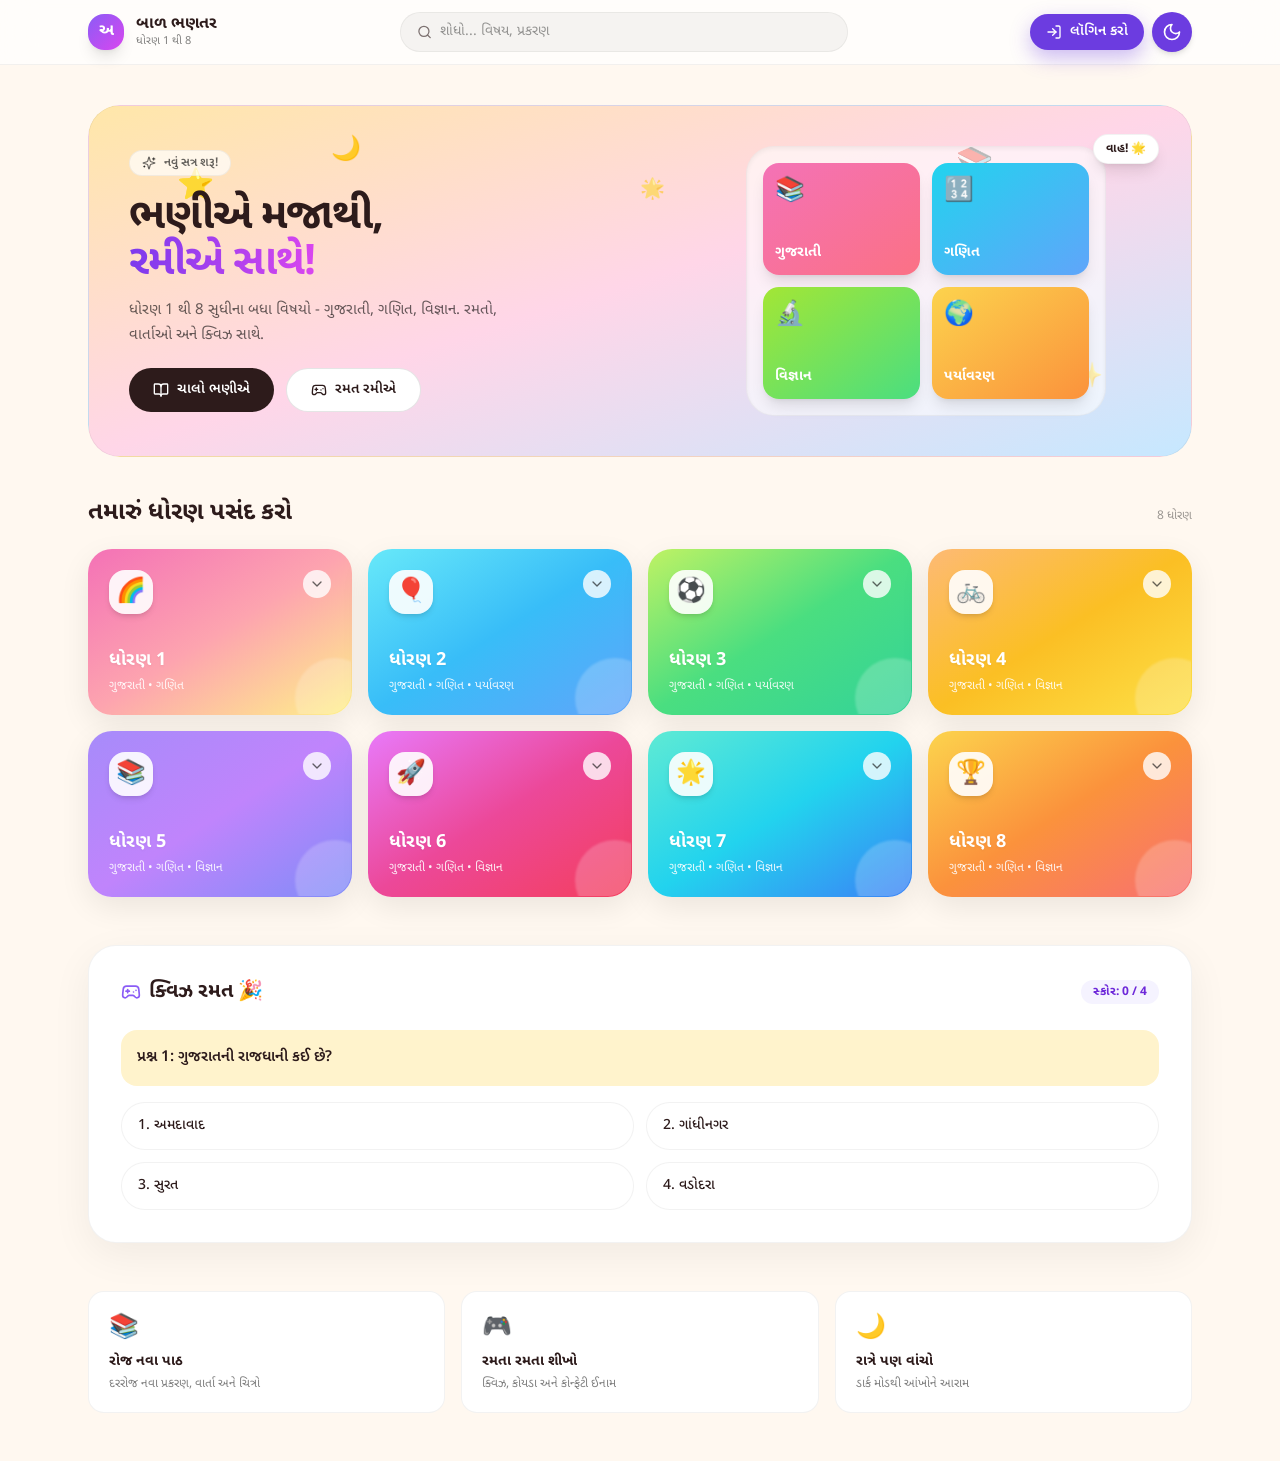
<file: gujarati_kids_learning_std.html>
<!DOCTYPE html>
<html lang="en">
<head>
  <meta charset="UTF-8">
  <meta name="viewport" content="width=device-width, initial-scale=1">
  <title>React Artifact</title>
  <style>*,:after,:before{--tw-border-spacing-x:0;--tw-border-spacing-y:0;--tw-translate-x:0;--tw-translate-y:0;--tw-rotate:0;--tw-skew-x:0;--tw-skew-y:0;--tw-scale-x:1;--tw-scale-y:1;--tw-pan-x: ;--tw-pan-y: ;--tw-pinch-zoom: ;--tw-scroll-snap-strictness:proximity;--tw-gradient-from-position: ;--tw-gradient-via-position: ;--tw-gradient-to-position: ;--tw-ordinal: ;--tw-slashed-zero: ;--tw-numeric-figure: ;--tw-numeric-spacing: ;--tw-numeric-fraction: ;--tw-ring-inset: ;--tw-ring-offset-width:0px;--tw-ring-offset-color:#fff;--tw-ring-color:rgba(59,130,246,.5);--tw-ring-offset-shadow:0 0 #0000;--tw-ring-shadow:0 0 #0000;--tw-shadow:0 0 #0000;--tw-shadow-colored:0 0 #0000;--tw-blur: ;--tw-brightness: ;--tw-contrast: ;--tw-grayscale: ;--tw-hue-rotate: ;--tw-invert: ;--tw-saturate: ;--tw-sepia: ;--tw-drop-shadow: ;--tw-backdrop-blur: ;--tw-backdrop-brightness: ;--tw-backdrop-contrast: ;--tw-backdrop-grayscale: ;--tw-backdrop-hue-rotate: ;--tw-backdrop-invert: ;--tw-backdrop-opacity: ;--tw-backdrop-saturate: ;--tw-backdrop-sepia: ;--tw-contain-size: ;--tw-contain-layout: ;--tw-contain-paint: ;--tw-contain-style: }::backdrop{--tw-border-spacing-x:0;--tw-border-spacing-y:0;--tw-translate-x:0;--tw-translate-y:0;--tw-rotate:0;--tw-skew-x:0;--tw-skew-y:0;--tw-scale-x:1;--tw-scale-y:1;--tw-pan-x: ;--tw-pan-y: ;--tw-pinch-zoom: ;--tw-scroll-snap-strictness:proximity;--tw-gradient-from-position: ;--tw-gradient-via-position: ;--tw-gradient-to-position: ;--tw-ordinal: ;--tw-slashed-zero: ;--tw-numeric-figure: ;--tw-numeric-spacing: ;--tw-numeric-fraction: ;--tw-ring-inset: ;--tw-ring-offset-width:0px;--tw-ring-offset-color:#fff;--tw-ring-color:rgba(59,130,246,.5);--tw-ring-offset-shadow:0 0 #0000;--tw-ring-shadow:0 0 #0000;--tw-shadow:0 0 #0000;--tw-shadow-colored:0 0 #0000;--tw-blur: ;--tw-brightness: ;--tw-contrast: ;--tw-grayscale: ;--tw-hue-rotate: ;--tw-invert: ;--tw-saturate: ;--tw-sepia: ;--tw-drop-shadow: ;--tw-backdrop-blur: ;--tw-backdrop-brightness: ;--tw-backdrop-contrast: ;--tw-backdrop-grayscale: ;--tw-backdrop-hue-rotate: ;--tw-backdrop-invert: ;--tw-backdrop-opacity: ;--tw-backdrop-saturate: ;--tw-backdrop-sepia: ;--tw-contain-size: ;--tw-contain-layout: ;--tw-contain-paint: ;--tw-contain-style: }/*! tailwindcss v3.4.18 | MIT License | https://tailwindcss.com*/*,:after,:before{box-sizing:border-box;border:0 solid #e5e7eb}:after,:before{--tw-content:""}:host,html{line-height:1.5;-webkit-text-size-adjust:100%;-moz-tab-size:4;-o-tab-size:4;tab-size:4;font-family:ui-sans-serif,system-ui,sans-serif,Apple Color Emoji,Segoe UI Emoji,Segoe UI Symbol,Noto Color Emoji;font-feature-settings:normal;font-variation-settings:normal;-webkit-tap-highlight-color:transparent}body{line-height:inherit}hr{height:0;color:inherit;border-top-width:1px}abbr:where([title]){-webkit-text-decoration:underline dotted;text-decoration:underline dotted}h1,h2,h3,h4,h5,h6{font-size:inherit;font-weight:inherit}a{color:inherit;text-decoration:inherit}b,strong{font-weight:bolder}code,kbd,pre,samp{font-family:ui-monospace,SFMono-Regular,Menlo,Monaco,Consolas,Liberation Mono,Courier New,monospace;font-feature-settings:normal;font-variation-settings:normal;font-size:1em}small{font-size:80%}sub,sup{font-size:75%;line-height:0;position:relative;vertical-align:baseline}sub{bottom:-.25em}sup{top:-.5em}table{text-indent:0;border-color:inherit;border-collapse:collapse}button,input,optgroup,select,textarea{font-family:inherit;font-feature-settings:inherit;font-variation-settings:inherit;font-size:100%;font-weight:inherit;line-height:inherit;letter-spacing:inherit;color:inherit;margin:0;padding:0}button,select{text-transform:none}button,input:where([type=button]),input:where([type=reset]),input:where([type=submit]){-webkit-appearance:button;background-color:transparent;background-image:none}:-moz-focusring{outline:auto}:-moz-ui-invalid{box-shadow:none}progress{vertical-align:baseline}::-webkit-inner-spin-button,::-webkit-outer-spin-button{height:auto}[type=search]{-webkit-appearance:textfield;outline-offset:-2px}::-webkit-search-decoration{-webkit-appearance:none}::-webkit-file-upload-button{-webkit-appearance:button;font:inherit}summary{display:list-item}blockquote,dd,dl,figure,h1,h2,h3,h4,h5,h6,hr,p,pre{margin:0}fieldset{margin:0}fieldset,legend{padding:0}menu,ol,ul{list-style:none;margin:0;padding:0}dialog{padding:0}textarea{resize:vertical}input::-moz-placeholder,textarea::-moz-placeholder{opacity:1;color:#9ca3af}input::placeholder,textarea::placeholder{opacity:1;color:#9ca3af}[role=button],button{cursor:pointer}:disabled{cursor:default}audio,canvas,embed,iframe,img,object,svg,video{display:block;vertical-align:middle}img,video{max-width:100%;height:auto}[hidden]:where(:not([hidden=until-found])){display:none}.pointer-events-none{pointer-events:none}.pointer-events-auto{pointer-events:auto}.fixed{position:fixed}.absolute{position:absolute}.relative{position:relative}.sticky{position:sticky}.inset-0{inset:0}.-bottom-6{bottom:-1.5rem}.-right-2{right:-.5rem}.-right-6{right:-1.5rem}.-top-3{top:-.75rem}.bottom-0{bottom:0}.bottom-\[12\%\]{bottom:12%}.bottom-\[18\%\]{bottom:18%}.left-0{left:0}.left-1\/2{left:50%}.left-4{left:1rem}.left-\[12\%\]{left:12%}.left-\[22\%\]{left:22%}.left-\[8\%\]{left:8%}.right-0{right:0}.right-4{right:1rem}.right-\[18\%\]{right:18%}.right-\[8\%\]{right:8%}.top-0{top:0}.top-4{top:1rem}.top-\[12\%\]{top:12%}.top-\[18\%\]{top:18%}.top-\[20\%\]{top:20%}.top-\[76px\]{top:76px}.top-\[8\%\]{top:8%}.z-30{z-index:30}.z-40{z-index:40}.z-50{z-index:50}.z-\[100\]{z-index:100}.mx-6{margin-left:1.5rem;margin-right:1.5rem}.mx-auto{margin-left:auto;margin-right:auto}.mb-4{margin-bottom:1rem}.ml-2{margin-left:.5rem}.mt-1{margin-top:.25rem}.mt-10{margin-top:2.5rem}.mt-12{margin-top:3rem}.mt-2{margin-top:.5rem}.mt-3{margin-top:.75rem}.mt-4{margin-top:1rem}.mt-5{margin-top:1.25rem}.mt-6{margin-top:1.5rem}.line-clamp-1{overflow:hidden;display:-webkit-box;-webkit-box-orient:vertical;-webkit-line-clamp:1}.flex{display:flex}.inline-flex{display:inline-flex}.grid{display:grid}.hidden{display:none}.aspect-\[4\/3\]{aspect-ratio:4/3}.h-10{height:2.5rem}.h-11{height:2.75rem}.h-12{height:3rem}.h-16{height:4rem}.h-20{height:5rem}.h-3\.5{height:.875rem}.h-4{height:1rem}.h-5{height:1.25rem}.h-6{height:1.5rem}.h-7{height:1.75rem}.h-8{height:2rem}.h-9{height:2.25rem}.h-\[148px\]{height:148px}.h-\[64px\]{height:64px}.h-\[68px\]{height:68px}.min-h-screen{min-height:100vh}.w-10{width:2.5rem}.w-11{width:2.75rem}.w-12{width:3rem}.w-16{width:4rem}.w-20{width:5rem}.w-3\.5{width:.875rem}.w-4{width:1rem}.w-5{width:1.25rem}.w-6{width:1.5rem}.w-7{width:1.75rem}.w-8{width:2rem}.w-9{width:2.25rem}.w-full{width:100%}.max-w-6xl{max-width:72rem}.max-w-\[360px\]{max-width:360px}.max-w-\[400px\]{max-width:400px}.max-w-\[46ch\]{max-width:46ch}.max-w-md{max-width:28rem}.flex-1{flex:1 1 0%}.rotate-180{--tw-rotate:180deg}.rotate-180,.scale-110{transform:translate(var(--tw-translate-x),var(--tw-translate-y)) rotate(var(--tw-rotate)) skewX(var(--tw-skew-x)) skewY(var(--tw-skew-y)) scaleX(var(--tw-scale-x)) scaleY(var(--tw-scale-y))}.scale-110{--tw-scale-x:1.1;--tw-scale-y:1.1}.transform{transform:translate(var(--tw-translate-x),var(--tw-translate-y)) rotate(var(--tw-rotate)) skewX(var(--tw-skew-x)) skewY(var(--tw-skew-y)) scaleX(var(--tw-scale-x)) scaleY(var(--tw-scale-y))}.grid-cols-1{grid-template-columns:repeat(1,minmax(0,1fr))}.grid-cols-2{grid-template-columns:repeat(2,minmax(0,1fr))}.grid-cols-4{grid-template-columns:repeat(4,minmax(0,1fr))}.grid-cols-6{grid-template-columns:repeat(6,minmax(0,1fr))}.flex-col{flex-direction:column}.flex-wrap{flex-wrap:wrap}.place-items-center{place-items:center}.items-start{align-items:flex-start}.items-center{align-items:center}.items-baseline{align-items:baseline}.justify-center{justify-content:center}.justify-between{justify-content:space-between}.gap-1{gap:.25rem}.gap-1\.5{gap:.375rem}.gap-2{gap:.5rem}.gap-3{gap:.75rem}.gap-4{gap:1rem}.gap-6{gap:1.5rem}.space-y-4>:not([hidden])~:not([hidden]){--tw-space-y-reverse:0;margin-top:calc(1rem*(1 - var(--tw-space-y-reverse)));margin-bottom:calc(1rem*var(--tw-space-y-reverse))}.overflow-hidden{overflow:hidden}.rounded-2xl{border-radius:1rem}.rounded-\[20px\]{border-radius:20px}.rounded-\[23px\]{border-radius:23px}.rounded-\[24px\]{border-radius:24px}.rounded-\[28px\]{border-radius:28px}.rounded-\[32px\]{border-radius:32px}.rounded-full{border-radius:9999px}.border{border-width:1px}.border-b{border-bottom-width:1px}.border-t{border-top-width:1px}.border-\[\#6C3CE0\]{--tw-border-opacity:1;border-color:rgb(108 60 224/var(--tw-border-opacity,1))}.border-amber-100{--tw-border-opacity:1;border-color:rgb(254 243 199/var(--tw-border-opacity,1))}.border-black\/10{border-color:rgba(0,0,0,.1)}.border-black\/5{border-color:rgba(0,0,0,.05)}.border-green-600{--tw-border-opacity:1;border-color:rgb(22 163 74/var(--tw-border-opacity,1))}.border-orange-100{--tw-border-opacity:1;border-color:rgb(255 237 213/var(--tw-border-opacity,1))}.border-red-600{--tw-border-opacity:1;border-color:rgb(220 38 38/var(--tw-border-opacity,1))}.border-white\/10{border-color:hsla(0,0%,100%,.1)}.bg-\[\#151221\]{--tw-bg-opacity:1;background-color:rgb(21 18 33/var(--tw-bg-opacity,1))}.bg-\[\#1A1628\]\/90{background-color:rgba(26,22,40,.9)}.bg-\[\#1E1B2E\]{--tw-bg-opacity:1;background-color:rgb(30 27 46/var(--tw-bg-opacity,1))}.bg-\[\#1E1B2E\]\/80{background-color:rgba(30,27,46,.8)}.bg-\[\#201C31\]{--tw-bg-opacity:1;background-color:rgb(32 28 49/var(--tw-bg-opacity,1))}.bg-\[\#2A2340\]{--tw-bg-opacity:1;background-color:rgb(42 35 64/var(--tw-bg-opacity,1))}.bg-\[\#2D1B1B\]{--tw-bg-opacity:1;background-color:rgb(45 27 27/var(--tw-bg-opacity,1))}.bg-\[\#6C3CE0\]{--tw-bg-opacity:1;background-color:rgb(108 60 224/var(--tw-bg-opacity,1))}.bg-\[\#FFF3CC\]{--tw-bg-opacity:1;background-color:rgb(255 243 204/var(--tw-bg-opacity,1))}.bg-\[\#FFF8F0\]{--tw-bg-opacity:1;background-color:rgb(255 248 240/var(--tw-bg-opacity,1))}.bg-amber-50{--tw-bg-opacity:1;background-color:rgb(255 251 235/var(--tw-bg-opacity,1))}.bg-amber-500{--tw-bg-opacity:1;background-color:rgb(245 158 11/var(--tw-bg-opacity,1))}.bg-black\/40{background-color:rgba(0,0,0,.4)}.bg-black\/5{background-color:rgba(0,0,0,.05)}.bg-black\/\[0\.03\]{background-color:rgba(0,0,0,.03)}.bg-black\/\[0\.04\]{background-color:rgba(0,0,0,.04)}.bg-black\/\[0\.05\]{background-color:rgba(0,0,0,.05)}.bg-cyan-500{--tw-bg-opacity:1;background-color:rgb(6 182 212/var(--tw-bg-opacity,1))}.bg-fuchsia-500{--tw-bg-opacity:1;background-color:rgb(217 70 239/var(--tw-bg-opacity,1))}.bg-green-500{--tw-bg-opacity:1;background-color:rgb(34 197 94/var(--tw-bg-opacity,1))}.bg-orange-50{--tw-bg-opacity:1;background-color:rgb(255 247 237/var(--tw-bg-opacity,1))}.bg-orange-500{--tw-bg-opacity:1;background-color:rgb(249 115 22/var(--tw-bg-opacity,1))}.bg-pink-500{--tw-bg-opacity:1;background-color:rgb(236 72 153/var(--tw-bg-opacity,1))}.bg-red-500{--tw-bg-opacity:1;background-color:rgb(239 68 68/var(--tw-bg-opacity,1))}.bg-teal-500{--tw-bg-opacity:1;background-color:rgb(20 184 166/var(--tw-bg-opacity,1))}.bg-transparent{background-color:transparent}.bg-violet-50{--tw-bg-opacity:1;background-color:rgb(245 243 255/var(--tw-bg-opacity,1))}.bg-violet-500{--tw-bg-opacity:1;background-color:rgb(139 92 246/var(--tw-bg-opacity,1))}.bg-white{--tw-bg-opacity:1;background-color:rgb(255 255 255/var(--tw-bg-opacity,1))}.bg-white\/10{background-color:hsla(0,0%,100%,.1)}.bg-white\/20{background-color:hsla(0,0%,100%,.2)}.bg-white\/5{background-color:hsla(0,0%,100%,.05)}.bg-white\/60{background-color:hsla(0,0%,100%,.6)}.bg-white\/70{background-color:hsla(0,0%,100%,.7)}.bg-white\/80{background-color:hsla(0,0%,100%,.8)}.bg-white\/90{background-color:hsla(0,0%,100%,.9)}.bg-gradient-to-br{background-image:linear-gradient(to bottom right,var(--tw-gradient-stops))}.bg-gradient-to-r{background-image:linear-gradient(to right,var(--tw-gradient-stops))}.from-\[\#2A2340\]{--tw-gradient-from:#2a2340 var(--tw-gradient-from-position);--tw-gradient-to:rgba(42,35,64,0) var(--tw-gradient-to-position);--tw-gradient-stops:var(--tw-gradient-from),var(--tw-gradient-to)}.from-\[\#FFE7A9\]{--tw-gradient-from:#ffe7a9 var(--tw-gradient-from-position);--tw-gradient-to:rgba(255,231,169,0) var(--tw-gradient-to-position);--tw-gradient-stops:var(--tw-gradient-from),var(--tw-gradient-to)}.from-amber-300{--tw-gradient-from:#fcd34d var(--tw-gradient-from-position);--tw-gradient-to:rgba(252,211,77,0) var(--tw-gradient-to-position);--tw-gradient-stops:var(--tw-gradient-from),var(--tw-gradient-to)}.from-cyan-300{--tw-gradient-from:#67e8f9 var(--tw-gradient-from-position);--tw-gradient-to:rgba(103,232,249,0) var(--tw-gradient-to-position);--tw-gradient-stops:var(--tw-gradient-from),var(--tw-gradient-to)}.from-cyan-400{--tw-gradient-from:#22d3ee var(--tw-gradient-from-position);--tw-gradient-to:rgba(34,211,238,0) var(--tw-gradient-to-position);--tw-gradient-stops:var(--tw-gradient-from),var(--tw-gradient-to)}.from-fuchsia-400{--tw-gradient-from:#e879f9 var(--tw-gradient-from-position);--tw-gradient-to:rgba(232,121,249,0) var(--tw-gradient-to-position);--tw-gradient-stops:var(--tw-gradient-from),var(--tw-gradient-to)}.from-lime-300{--tw-gradient-from:#bef264 var(--tw-gradient-from-position);--tw-gradient-to:hsla(82,85%,67%,0) var(--tw-gradient-to-position);--tw-gradient-stops:var(--tw-gradient-from),var(--tw-gradient-to)}.from-lime-400{--tw-gradient-from:#a3e635 var(--tw-gradient-from-position);--tw-gradient-to:rgba(163,230,53,0) var(--tw-gradient-to-position);--tw-gradient-stops:var(--tw-gradient-from),var(--tw-gradient-to)}.from-orange-300{--tw-gradient-from:#fdba74 var(--tw-gradient-from-position);--tw-gradient-to:hsla(31,97%,72%,0) var(--tw-gradient-to-position);--tw-gradient-stops:var(--tw-gradient-from),var(--tw-gradient-to)}.from-pink-400{--tw-gradient-from:#f472b6 var(--tw-gradient-from-position);--tw-gradient-to:rgba(244,114,182,0) var(--tw-gradient-to-position);--tw-gradient-stops:var(--tw-gradient-from),var(--tw-gradient-to)}.from-teal-300{--tw-gradient-from:#5eead4 var(--tw-gradient-from-position);--tw-gradient-to:rgba(94,234,212,0) var(--tw-gradient-to-position);--tw-gradient-stops:var(--tw-gradient-from),var(--tw-gradient-to)}.from-violet-400{--tw-gradient-from:#a78bfa var(--tw-gradient-from-position);--tw-gradient-to:rgba(167,139,250,0) var(--tw-gradient-to-position);--tw-gradient-stops:var(--tw-gradient-from),var(--tw-gradient-to)}.from-violet-500{--tw-gradient-from:#8b5cf6 var(--tw-gradient-from-position);--tw-gradient-to:rgba(139,92,246,0) var(--tw-gradient-to-position);--tw-gradient-stops:var(--tw-gradient-from),var(--tw-gradient-to)}.from-violet-600{--tw-gradient-from:#7c3aed var(--tw-gradient-from-position);--tw-gradient-to:rgba(124,58,237,0) var(--tw-gradient-to-position);--tw-gradient-stops:var(--tw-gradient-from),var(--tw-gradient-to)}.via-\[\#241E38\]{--tw-gradient-to:rgba(36,30,56,0) var(--tw-gradient-to-position);--tw-gradient-stops:var(--tw-gradient-from),#241e38 var(--tw-gradient-via-position),var(--tw-gradient-to)}.via-\[\#FFD6E8\]{--tw-gradient-to:rgba(255,214,232,0) var(--tw-gradient-to-position);--tw-gradient-stops:var(--tw-gradient-from),#ffd6e8 var(--tw-gradient-via-position),var(--tw-gradient-to)}.via-amber-400{--tw-gradient-to:rgba(251,191,36,0) var(--tw-gradient-to-position);--tw-gradient-stops:var(--tw-gradient-from),#fbbf24 var(--tw-gradient-via-position),var(--tw-gradient-to)}.via-cyan-400{--tw-gradient-to:rgba(34,211,238,0) var(--tw-gradient-to-position);--tw-gradient-stops:var(--tw-gradient-from),#22d3ee var(--tw-gradient-via-position),var(--tw-gradient-to)}.via-green-400{--tw-gradient-to:rgba(74,222,128,0) var(--tw-gradient-to-position);--tw-gradient-stops:var(--tw-gradient-from),#4ade80 var(--tw-gradient-via-position),var(--tw-gradient-to)}.via-orange-400{--tw-gradient-to:rgba(251,146,60,0) var(--tw-gradient-to-position);--tw-gradient-stops:var(--tw-gradient-from),#fb923c var(--tw-gradient-via-position),var(--tw-gradient-to)}.via-pink-500{--tw-gradient-to:rgba(236,72,153,0) var(--tw-gradient-to-position);--tw-gradient-stops:var(--tw-gradient-from),#ec4899 var(--tw-gradient-via-position),var(--tw-gradient-to)}.via-purple-400{--tw-gradient-to:rgba(192,132,252,0) var(--tw-gradient-to-position);--tw-gradient-stops:var(--tw-gradient-from),#c084fc var(--tw-gradient-via-position),var(--tw-gradient-to)}.via-rose-300{--tw-gradient-to:rgba(253,164,175,0) var(--tw-gradient-to-position);--tw-gradient-stops:var(--tw-gradient-from),#fda4af var(--tw-gradient-via-position),var(--tw-gradient-to)}.via-sky-400{--tw-gradient-to:rgba(56,189,248,0) var(--tw-gradient-to-position);--tw-gradient-stops:var(--tw-gradient-from),#38bdf8 var(--tw-gradient-via-position),var(--tw-gradient-to)}.to-\[\#1E1B2E\]{--tw-gradient-to:#1e1b2e var(--tw-gradient-to-position)}.to-\[\#C6E8FF\]{--tw-gradient-to:#c6e8ff var(--tw-gradient-to-position)}.to-blue-400{--tw-gradient-to:#60a5fa var(--tw-gradient-to-position)}.to-blue-500{--tw-gradient-to:#3b82f6 var(--tw-gradient-to-position)}.to-emerald-400{--tw-gradient-to:#34d399 var(--tw-gradient-to-position)}.to-fuchsia-500{--tw-gradient-to:#d946ef var(--tw-gradient-to-position)}.to-green-400{--tw-gradient-to:#4ade80 var(--tw-gradient-to-position)}.to-indigo-400{--tw-gradient-to:#818cf8 var(--tw-gradient-to-position)}.to-orange-400{--tw-gradient-to:#fb923c var(--tw-gradient-to-position)}.to-pink-400{--tw-gradient-to:#f472b6 var(--tw-gradient-to-position)}.to-red-400{--tw-gradient-to:#f87171 var(--tw-gradient-to-position)}.to-rose-400{--tw-gradient-to:#fb7185 var(--tw-gradient-to-position)}.to-rose-500{--tw-gradient-to:#f43f5e var(--tw-gradient-to-position)}.to-yellow-200{--tw-gradient-to:#fef08a var(--tw-gradient-to-position)}.to-yellow-300{--tw-gradient-to:#fde047 var(--tw-gradient-to-position)}.bg-clip-text{-webkit-background-clip:text;background-clip:text}.p-3{padding:.75rem}.p-4{padding:1rem}.p-5{padding:1.25rem}.p-6{padding:1.5rem}.p-8{padding:2rem}.p-\[1px\]{padding:1px}.px-2\.5{padding-left:.625rem;padding-right:.625rem}.px-3{padding-left:.75rem;padding-right:.75rem}.px-4{padding-left:1rem;padding-right:1rem}.px-5{padding-left:1.25rem;padding-right:1.25rem}.px-6{padding-left:1.5rem;padding-right:1.5rem}.py-1{padding-top:.25rem;padding-bottom:.25rem}.py-1\.5{padding-top:.375rem;padding-bottom:.375rem}.pb-24{padding-bottom:6rem}.pb-3{padding-bottom:.75rem}.pl-2{padding-left:.5rem}.pr-3{padding-right:.75rem}.text-left{text-align:left}.text-center{text-align:center}.font-\[Poppins\]{font-family:Poppins}.text-2xl{font-size:1.5rem;line-height:2rem}.text-3xl{font-size:1.875rem;line-height:2.25rem}.text-\[10px\]{font-size:10px}.text-\[11px\]{font-size:11px}.text-\[14px\]{font-size:14px}.text-\[15px\]{font-size:15px}.text-\[16px\]{font-size:16px}.text-\[18px\]{font-size:18px}.text-\[28px\]{font-size:28px}.text-lg{font-size:1.125rem;line-height:1.75rem}.text-sm{font-size:.875rem;line-height:1.25rem}.text-xl{font-size:1.25rem;line-height:1.75rem}.text-xs{font-size:.75rem;line-height:1rem}.font-bold{font-weight:700}.font-medium{font-weight:500}.font-semibold{font-weight:600}.leading-\[1\.1\]{line-height:1.1}.leading-relaxed{line-height:1.625}.leading-tight{line-height:1.25}.tracking-tight{letter-spacing:-.025em}.text-\[\#2D1B1B\]{--tw-text-opacity:1;color:rgb(45 27 27/var(--tw-text-opacity,1))}.text-amber-500{--tw-text-opacity:1;color:rgb(245 158 11/var(--tw-text-opacity,1))}.text-black{--tw-text-opacity:1;color:rgb(0 0 0/var(--tw-text-opacity,1))}.text-black\/40{color:rgba(0,0,0,.4)}.text-black\/50{color:rgba(0,0,0,.5)}.text-black\/60{color:rgba(0,0,0,.6)}.text-green-600{--tw-text-opacity:1;color:rgb(22 163 74/var(--tw-text-opacity,1))}.text-orange-500{--tw-text-opacity:1;color:rgb(249 115 22/var(--tw-text-opacity,1))}.text-red-500{--tw-text-opacity:1;color:rgb(239 68 68/var(--tw-text-opacity,1))}.text-transparent{color:transparent}.text-violet-500{--tw-text-opacity:1;color:rgb(139 92 246/var(--tw-text-opacity,1))}.text-violet-700{--tw-text-opacity:1;color:rgb(109 40 217/var(--tw-text-opacity,1))}.text-white{--tw-text-opacity:1;color:rgb(255 255 255/var(--tw-text-opacity,1))}.text-white\/50{color:hsla(0,0%,100%,.5)}.text-white\/60{color:hsla(0,0%,100%,.6)}.text-white\/70{color:hsla(0,0%,100%,.7)}.text-white\/80{color:hsla(0,0%,100%,.8)}.text-white\/90{color:hsla(0,0%,100%,.9)}.opacity-60{opacity:.6}.shadow-2xl{--tw-shadow:0 25px 50px -12px rgba(0,0,0,.25);--tw-shadow-colored:0 25px 50px -12px var(--tw-shadow-color)}.shadow-2xl,.shadow-\[0_10px_20px_rgba\(108\2c 60\2c 224\2c 0\.35\)\]{box-shadow:var(--tw-ring-offset-shadow,0 0 #0000),var(--tw-ring-shadow,0 0 #0000),var(--tw-shadow)}.shadow-\[0_10px_20px_rgba\(108\2c 60\2c 224\2c 0\.35\)\]{--tw-shadow:0 10px 20px rgba(108,60,224,.35);--tw-shadow-colored:0 10px 20px var(--tw-shadow-color)}.shadow-\[0_10px_30px_rgba\(0\2c 0\2c 0\2c 0\.08\)\]{--tw-shadow:0 10px 30px rgba(0,0,0,.08);--tw-shadow-colored:0 10px 30px var(--tw-shadow-color);box-shadow:var(--tw-ring-offset-shadow,0 0 #0000),var(--tw-ring-shadow,0 0 #0000),var(--tw-shadow)}.shadow-\[0_12px_40px_rgba\(0\2c 0\2c 0\2c 0\.06\)\]{--tw-shadow:0 12px 40px rgba(0,0,0,.06);--tw-shadow-colored:0 12px 40px var(--tw-shadow-color);box-shadow:var(--tw-ring-offset-shadow,0 0 #0000),var(--tw-ring-shadow,0 0 #0000),var(--tw-shadow)}.shadow-\[0_20px_60px_rgba\(0\2c 0\2c 0\2c 0\.08\)\]{--tw-shadow:0 20px 60px rgba(0,0,0,.08);--tw-shadow-colored:0 20px 60px var(--tw-shadow-color);box-shadow:var(--tw-ring-offset-shadow,0 0 #0000),var(--tw-ring-shadow,0 0 #0000),var(--tw-shadow)}.shadow-\[0_8px_20px_rgba\(108\2c 60\2c 224\2c 0\.35\)\]{--tw-shadow:0 8px 20px rgba(108,60,224,.35);--tw-shadow-colored:0 8px 20px var(--tw-shadow-color)}.shadow-\[0_8px_20px_rgba\(108\2c 60\2c 224\2c 0\.35\)\],.shadow-inner{box-shadow:var(--tw-ring-offset-shadow,0 0 #0000),var(--tw-ring-shadow,0 0 #0000),var(--tw-shadow)}.shadow-inner{--tw-shadow:inset 0 2px 4px 0 rgba(0,0,0,.05);--tw-shadow-colored:inset 0 2px 4px 0 var(--tw-shadow-color)}.shadow-lg{--tw-shadow:0 10px 15px -3px rgba(0,0,0,.1),0 4px 6px -4px rgba(0,0,0,.1);--tw-shadow-colored:0 10px 15px -3px var(--tw-shadow-color),0 4px 6px -4px var(--tw-shadow-color)}.shadow-lg,.shadow-md{box-shadow:var(--tw-ring-offset-shadow,0 0 #0000),var(--tw-ring-shadow,0 0 #0000),var(--tw-shadow)}.shadow-md{--tw-shadow:0 4px 6px -1px rgba(0,0,0,.1),0 2px 4px -2px rgba(0,0,0,.1);--tw-shadow-colored:0 4px 6px -1px var(--tw-shadow-color),0 2px 4px -2px var(--tw-shadow-color)}.shadow-sm{--tw-shadow:0 1px 2px 0 rgba(0,0,0,.05);--tw-shadow-colored:0 1px 2px 0 var(--tw-shadow-color);box-shadow:var(--tw-ring-offset-shadow,0 0 #0000),var(--tw-ring-shadow,0 0 #0000),var(--tw-shadow)}.outline-none{outline:2px solid transparent;outline-offset:2px}.blur{--tw-blur:blur(8px)}.blur,.blur-\[1px\]{filter:var(--tw-blur) var(--tw-brightness) var(--tw-contrast) var(--tw-grayscale) var(--tw-hue-rotate) var(--tw-invert) var(--tw-saturate) var(--tw-sepia) var(--tw-drop-shadow)}.blur-\[1px\]{--tw-blur:blur(1px)}.drop-shadow-sm{--tw-drop-shadow:drop-shadow(0 1px 1px rgba(0,0,0,.05))}.drop-shadow-sm,.filter{filter:var(--tw-blur) var(--tw-brightness) var(--tw-contrast) var(--tw-grayscale) var(--tw-hue-rotate) var(--tw-invert) var(--tw-saturate) var(--tw-sepia) var(--tw-drop-shadow)}.backdrop-blur-sm{--tw-backdrop-blur:blur(4px)}.backdrop-blur-sm,.backdrop-filter{backdrop-filter:var(--tw-backdrop-blur) var(--tw-backdrop-brightness) var(--tw-backdrop-contrast) var(--tw-backdrop-grayscale) var(--tw-backdrop-hue-rotate) var(--tw-backdrop-invert) var(--tw-backdrop-opacity) var(--tw-backdrop-saturate) var(--tw-backdrop-sepia)}.transition{transition-property:color,background-color,border-color,text-decoration-color,fill,stroke,opacity,box-shadow,transform,filter,backdrop-filter;transition-timing-function:cubic-bezier(.4,0,.2,1);transition-duration:.15s}.transition-all{transition-property:all;transition-timing-function:cubic-bezier(.4,0,.2,1);transition-duration:.15s}.transition-colors{transition-property:color,background-color,border-color,text-decoration-color,fill,stroke;transition-timing-function:cubic-bezier(.4,0,.2,1);transition-duration:.15s}.transition-transform{transition-property:transform;transition-timing-function:cubic-bezier(.4,0,.2,1);transition-duration:.15s}.duration-300{transition-duration:.3s}.duration-500{transition-duration:.5s}.ease-in-out{transition-timing-function:cubic-bezier(.4,0,.2,1)}.ease-out{transition-timing-function:cubic-bezier(0,0,.2,1)}#root,body,html{min-height:100%}body{margin:0;font-family:Inter,ui-sans-serif,system-ui,-apple-system,BlinkMacSystemFont,Segoe UI,sans-serif}.selection\:bg-purple-200 ::-moz-selection{--tw-bg-opacity:1;background-color:rgb(233 213 255/var(--tw-bg-opacity,1))}.selection\:bg-purple-200 ::selection{--tw-bg-opacity:1;background-color:rgb(233 213 255/var(--tw-bg-opacity,1))}.selection\:bg-purple-200::-moz-selection{--tw-bg-opacity:1;background-color:rgb(233 213 255/var(--tw-bg-opacity,1))}.selection\:bg-purple-200::selection{--tw-bg-opacity:1;background-color:rgb(233 213 255/var(--tw-bg-opacity,1))}.placeholder\:text-black\/40::-moz-placeholder{color:rgba(0,0,0,.4)}.placeholder\:text-black\/40::placeholder{color:rgba(0,0,0,.4)}.placeholder\:text-white\/30::-moz-placeholder{color:hsla(0,0%,100%,.3)}.placeholder\:text-white\/30::placeholder{color:hsla(0,0%,100%,.3)}.last\:mb-0:last-child{margin-bottom:0}.hover\:-translate-y-1:hover{--tw-translate-y:-0.25rem}.hover\:-translate-y-1:hover,.hover\:scale-105:hover{transform:translate(var(--tw-translate-x),var(--tw-translate-y)) rotate(var(--tw-rotate)) skewX(var(--tw-skew-x)) skewY(var(--tw-skew-y)) scaleX(var(--tw-scale-x)) scaleY(var(--tw-scale-y))}.hover\:scale-105:hover{--tw-scale-x:1.05;--tw-scale-y:1.05}.hover\:scale-\[1\.01\]:hover{--tw-scale-x:1.01;--tw-scale-y:1.01}.hover\:scale-\[1\.01\]:hover,.hover\:scale-\[1\.02\]:hover{transform:translate(var(--tw-translate-x),var(--tw-translate-y)) rotate(var(--tw-rotate)) skewX(var(--tw-skew-x)) skewY(var(--tw-skew-y)) scaleX(var(--tw-scale-x)) scaleY(var(--tw-scale-y))}.hover\:scale-\[1\.02\]:hover{--tw-scale-x:1.02;--tw-scale-y:1.02}.hover\:bg-black\/\[0\.02\]:hover{background-color:rgba(0,0,0,.02)}.hover\:bg-white\/10:hover{background-color:hsla(0,0%,100%,.1)}.hover\:shadow-\[0_16px_40px_rgba\(0\2c 0\2c 0\2c 0\.12\)\]:hover{--tw-shadow:0 16px 40px rgba(0,0,0,.12);--tw-shadow-colored:0 16px 40px var(--tw-shadow-color);box-shadow:var(--tw-ring-offset-shadow,0 0 #0000),var(--tw-ring-shadow,0 0 #0000),var(--tw-shadow)}.disabled\:opacity-40:disabled{opacity:.4}.group:hover .group-hover\:rotate-3{--tw-rotate:3deg}.group:hover .group-hover\:rotate-3,.group:hover .group-hover\:scale-110{transform:translate(var(--tw-translate-x),var(--tw-translate-y)) rotate(var(--tw-rotate)) skewX(var(--tw-skew-x)) skewY(var(--tw-skew-y)) scaleX(var(--tw-scale-x)) scaleY(var(--tw-scale-y))}.group:hover .group-hover\:scale-110{--tw-scale-x:1.1;--tw-scale-y:1.1}.dark\:border-white\/10:is(.dark *){border-color:hsla(0,0%,100%,.1)}.dark\:bg-\[\#2A2340\]:is(.dark *){--tw-bg-opacity:1;background-color:rgb(42 35 64/var(--tw-bg-opacity,1))}.dark\:bg-white:is(.dark *){--tw-bg-opacity:1;background-color:rgb(255 255 255/var(--tw-bg-opacity,1))}.dark\:bg-white\/10:is(.dark *){background-color:hsla(0,0%,100%,.1)}.dark\:text-black:is(.dark *){--tw-text-opacity:1;color:rgb(0 0 0/var(--tw-text-opacity,1))}.dark\:placeholder\:text-white\/40:is(.dark *)::-moz-placeholder{color:hsla(0,0%,100%,.4)}.dark\:placeholder\:text-white\/40:is(.dark *)::placeholder{color:hsla(0,0%,100%,.4)}@media (min-width:768px){.md\:mt-10{margin-top:2.5rem}.md\:flex{display:flex}.md\:hidden{display:none}.md\:h-\[164px\]{height:164px}.md\:grid-cols-2{grid-template-columns:repeat(2,minmax(0,1fr))}.md\:grid-cols-3{grid-template-columns:repeat(3,minmax(0,1fr))}.md\:grid-cols-4{grid-template-columns:repeat(4,minmax(0,1fr))}.md\:grid-cols-\[1\.1fr_0\.9fr\]{grid-template-columns:1.1fr .9fr}.md\:p-10{padding:2.5rem}.md\:p-5{padding:1.25rem}.md\:p-8{padding:2rem}.md\:px-6{padding-left:1.5rem;padding-right:1.5rem}.md\:pb-12{padding-bottom:3rem}.md\:text-2xl{font-size:1.5rem;line-height:2rem}.md\:text-\[15px\]{font-size:15px}.md\:text-\[42px\]{font-size:42px}.md\:text-xl{font-size:1.25rem;line-height:1.75rem}}@media (min-width:1024px){.lg\:inline{display:inline}}</style>
</head>
<body>
  <div id="root"></div>
  
  <script type="module">var hd=Object.create;var{getPrototypeOf:vd,defineProperty:to,getOwnPropertyNames:gd}=Object;var yd=Object.prototype.hasOwnProperty;var Qe=(e,t,n)=>{n=e!=null?hd(vd(e)):{};let r=t||!e||!e.__esModule?to(n,"default",{value:e,enumerable:!0}):n;for(let l of gd(e))if(!yd.call(r,l))to(r,l,{get:()=>e[l],enumerable:!0});return r};var Lr=(e,t)=>()=>(t||e((t={exports:{}}).exports,t),t.exports);var wd=(e,t)=>{for(var n in t)to(e,n,{get:t[n],enumerable:!0,configurable:!0,set:(r)=>t[n]=()=>r})};var kd=(e,t)=>()=>(e&&(t=e(e=0)),t);var Et=Lr((Dd)=>{var Sn=Symbol.for("react.element"),Sd=Symbol.for("react.portal"),xd=Symbol.for("react.fragment"),Nd=Symbol.for("react.strict_mode"),Ed=Symbol.for("react.profiler"),Cd=Symbol.for("react.provider"),_d=Symbol.for("react.context"),Pd=Symbol.for("react.forward_ref"),zd=Symbol.for("react.suspense"),Td=Symbol.for("react.memo"),Ld=Symbol.for("react.lazy"),Cu=Symbol.iterator;function Rd(e){if(e===null||typeof e!=="object")return null;return e=Cu&&e[Cu]||e["@@iterator"],typeof e==="function"?e:null}var zu={isMounted:function(){return!1},enqueueForceUpdate:function(){},enqueueReplaceState:function(){},enqueueSetState:function(){}},Tu=Object.assign,Lu={};function Qt(e,t,n){this.props=e,this.context=t,this.refs=Lu,this.updater=n||zu}Qt.prototype.isReactComponent={};Qt.prototype.setState=function(e,t){if(typeof e!=="object"&&typeof e!=="function"&&e!=null)throw Error("setState(...): takes an object of state variables to update or a function which returns an object of state variables.");this.updater.enqueueSetState(this,e,t,"setState")};Qt.prototype.forceUpdate=function(e){this.updater.enqueueForceUpdate(this,e,"forceUpdate")};function Ru(){}Ru.prototype=Qt.prototype;function ro(e,t,n){this.props=e,this.context=t,this.refs=Lu,this.updater=n||zu}var lo=ro.prototype=new Ru;lo.constructor=ro;Tu(lo,Qt.prototype);lo.isPureReactComponent=!0;var _u=Array.isArray,Fu=Object.prototype.hasOwnProperty,oo={current:null},Mu={key:!0,ref:!0,__self:!0,__source:!0};function Iu(e,t,n){var r,l={},o=null,i=null;if(t!=null)for(r in t.ref!==void 0&&(i=t.ref),t.key!==void 0&&(o=""+t.key),t)Fu.call(t,r)&&!Mu.hasOwnProperty(r)&&(l[r]=t[r]);var u=arguments.length-2;if(u===1)l.children=n;else if(1<u){for(var a=Array(u),c=0;c<u;c++)a[c]=arguments[c+2];l.children=a}if(e&&e.defaultProps)for(r in u=e.defaultProps,u)l[r]===void 0&&(l[r]=u[r]);return{$$typeof:Sn,type:e,key:o,ref:i,props:l,_owner:oo.current}}function Fd(e,t){return{$$typeof:Sn,type:e.type,key:t,ref:e.ref,props:e.props,_owner:e._owner}}function io(e){return typeof e==="object"&&e!==null&&e.$$typeof===Sn}function Md(e){var t={"=":"=0",":":"=2"};return"$"+e.replace(/[=:]/g,function(n){return t[n]})}var Pu=/\/+/g;function no(e,t){return typeof e==="object"&&e!==null&&e.key!=null?Md(""+e.key):t.toString(36)}function Fr(e,t,n,r,l){var o=typeof e;if(o==="undefined"||o==="boolean")e=null;var i=!1;if(e===null)i=!0;else switch(o){case"string":case"number":i=!0;break;case"object":switch(e.$$typeof){case Sn:case Sd:i=!0}}if(i)return i=e,l=l(i),e=r===""?"."+no(i,0):r,_u(l)?(n="",e!=null&&(n=e.replace(Pu,"$&/")+"/"),Fr(l,t,n,"",function(c){return c})):l!=null&&(io(l)&&(l=Fd(l,n+(!l.key||i&&i.key===l.key?"":(""+l.key).replace(Pu,"$&/")+"/")+e)),t.push(l)),1;if(i=0,r=r===""?".":r+":",_u(e))for(var u=0;u<e.length;u++){o=e[u];var a=r+no(o,u);i+=Fr(o,t,n,a,l)}else if(a=Rd(e),typeof a==="function")for(e=a.call(e),u=0;!(o=e.next()).done;)o=o.value,a=r+no(o,u++),i+=Fr(o,t,n,a,l);else if(o==="object")throw t=String(e),Error("Objects are not valid as a React child (found: "+(t==="[object Object]"?"object with keys {"+Object.keys(e).join(", ")+"}":t)+"). If you meant to render a collection of children, use an array instead.");return i}function Rr(e,t,n){if(e==null)return e;var r=[],l=0;return Fr(e,r,"","",function(o){return t.call(n,o,l++)}),r}function Id(e){if(e._status===-1){var t=e._result;t=t(),t.then(function(n){if(e._status===0||e._status===-1)e._status=1,e._result=n},function(n){if(e._status===0||e._status===-1)e._status=2,e._result=n}),e._status===-1&&(e._status=0,e._result=t)}if(e._status===1)return e._result.default;throw e._result}var ie={current:null},Mr={transition:null},Od={ReactCurrentDispatcher:ie,ReactCurrentBatchConfig:Mr,ReactCurrentOwner:oo};function Ou(){throw Error("act(...) is not supported in production builds of React.")}Dd.Children={map:Rr,forEach:function(e,t,n){Rr(e,function(){t.apply(this,arguments)},n)},count:function(e){var t=0;return Rr(e,function(){t++}),t},toArray:function(e){return Rr(e,function(t){return t})||[]},only:function(e){if(!io(e))throw Error("React.Children.only expected to receive a single React element child.");return e}};Dd.Component=Qt;Dd.Fragment=xd;Dd.Profiler=Ed;Dd.PureComponent=ro;Dd.StrictMode=Nd;Dd.Suspense=zd;Dd.__SECRET_INTERNALS_DO_NOT_USE_OR_YOU_WILL_BE_FIRED=Od;Dd.act=Ou;Dd.cloneElement=function(e,t,n){if(e===null||e===void 0)throw Error("React.cloneElement(...): The argument must be a React element, but you passed "+e+".");var r=Tu({},e.props),l=e.key,o=e.ref,i=e._owner;if(t!=null){if(t.ref!==void 0&&(o=t.ref,i=oo.current),t.key!==void 0&&(l=""+t.key),e.type&&e.type.defaultProps)var u=e.type.defaultProps;for(a in t)Fu.call(t,a)&&!Mu.hasOwnProperty(a)&&(r[a]=t[a]===void 0&&u!==void 0?u[a]:t[a])}var a=arguments.length-2;if(a===1)r.children=n;else if(1<a){u=Array(a);for(var c=0;c<a;c++)u[c]=arguments[c+2];r.children=u}return{$$typeof:Sn,type:e.type,key:l,ref:o,props:r,_owner:i}};Dd.createContext=function(e){return e={$$typeof:_d,_currentValue:e,_currentValue2:e,_threadCount:0,Provider:null,Consumer:null,_defaultValue:null,_globalName:null},e.Provider={$$typeof:Cd,_context:e},e.Consumer=e};Dd.createElement=Iu;Dd.createFactory=function(e){var t=Iu.bind(null,e);return t.type=e,t};Dd.createRef=function(){return{current:null}};Dd.forwardRef=function(e){return{$$typeof:Pd,render:e}};Dd.isValidElement=io;Dd.lazy=function(e){return{$$typeof:Ld,_payload:{_status:-1,_result:e},_init:Id}};Dd.memo=function(e,t){return{$$typeof:Td,type:e,compare:t===void 0?null:t}};Dd.startTransition=function(e){var t=Mr.transition;Mr.transition={};try{e()}finally{Mr.transition=t}};Dd.unstable_act=Ou;Dd.useCallback=function(e,t){return ie.current.useCallback(e,t)};Dd.useContext=function(e){return ie.current.useContext(e)};Dd.useDebugValue=function(){};Dd.useDeferredValue=function(e){return ie.current.useDeferredValue(e)};Dd.useEffect=function(e,t){return ie.current.useEffect(e,t)};Dd.useId=function(){return ie.current.useId()};Dd.useImperativeHandle=function(e,t,n){return ie.current.useImperativeHandle(e,t,n)};Dd.useInsertionEffect=function(e,t){return ie.current.useInsertionEffect(e,t)};Dd.useLayoutEffect=function(e,t){return ie.current.useLayoutEffect(e,t)};Dd.useMemo=function(e,t){return ie.current.useMemo(e,t)};Dd.useReducer=function(e,t,n){return ie.current.useReducer(e,t,n)};Dd.useRef=function(e){return ie.current.useRef(e)};Dd.useState=function(e){return ie.current.useState(e)};Dd.useSyncExternalStore=function(e,t,n){return ie.current.useSyncExternalStore(e,t,n)};Dd.useTransition=function(){return ie.current.useTransition()};Dd.version="18.3.1"});var Hu=Lr((Sf)=>{function ao(e,t){var n=e.length;e.push(t);e:for(;0<n;){var r=n-1>>>1,l=e[r];if(0<Ir(l,t))e[r]=t,e[n]=l,n=r;else break e}}function ze(e){return e.length===0?null:e[0]}function Ur(e){if(e.length===0)return null;var t=e[0],n=e.pop();if(n!==t){e[0]=n;e:for(var r=0,l=e.length,o=l>>>1;r<o;){var i=2*(r+1)-1,u=e[i],a=i+1,c=e[a];if(0>Ir(u,n))a<l&&0>Ir(c,u)?(e[r]=c,e[a]=n,r=a):(e[r]=u,e[i]=n,r=i);else if(a<l&&0>Ir(c,n))e[r]=c,e[a]=n,r=a;else break e}}return t}function Ir(e,t){var n=e.sortIndex-t.sortIndex;return n!==0?n:e.id-t.id}if(typeof performance==="object"&&typeof performance.now==="function")so=performance,Sf.unstable_now=function(){return so.now()};else Or=Date,co=Or.now(),Sf.unstable_now=function(){return Or.now()-co};var so,Or,co,De=[],et=[],kf=1,ke=null,te=3,Vr=!1,Ct=!1,Nn=!1,$u=typeof setTimeout==="function"?setTimeout:null,Uu=typeof clearTimeout==="function"?clearTimeout:null,Du=typeof setImmediate<"u"?setImmediate:null;typeof navigator<"u"&&navigator.scheduling!==void 0&&navigator.scheduling.isInputPending!==void 0&&navigator.scheduling.isInputPending.bind(navigator.scheduling);function fo(e){for(var t=ze(et);t!==null;){if(t.callback===null)Ur(et);else if(t.startTime<=e)Ur(et),t.sortIndex=t.expirationTime,ao(De,t);else break;t=ze(et)}}function mo(e){if(Nn=!1,fo(e),!Ct)if(ze(De)!==null)Ct=!0,vo(ho);else{var t=ze(et);t!==null&&go(mo,t.startTime-e)}}function ho(e,t){Ct=!1,Nn&&(Nn=!1,Uu(En),En=-1),Vr=!0;var n=te;try{fo(t);for(ke=ze(De);ke!==null&&(!(ke.expirationTime>t)||e&&!Bu());){var r=ke.callback;if(typeof r==="function"){ke.callback=null,te=ke.priorityLevel;var l=r(ke.expirationTime<=t);t=Sf.unstable_now(),typeof l==="function"?ke.callback=l:ke===ze(De)&&Ur(De),fo(t)}else Ur(De);ke=ze(De)}if(ke!==null)var o=!0;else{var i=ze(et);i!==null&&go(mo,i.startTime-t),o=!1}return o}finally{ke=null,te=n,Vr=!1}}var Ar=!1,Dr=null,En=-1,Vu=5,Au=-1;function Bu(){return Sf.unstable_now()-Au<Vu?!1:!0}function uo(){if(Dr!==null){var e=Sf.unstable_now();Au=e;var t=!0;try{t=Dr(!0,e)}finally{t?xn():(Ar=!1,Dr=null)}}else Ar=!1}var xn;if(typeof Du==="function")xn=function(){Du(uo)};else if(typeof MessageChannel<"u")$r=new MessageChannel,po=$r.port2,$r.port1.onmessage=uo,xn=function(){po.postMessage(null)};else xn=function(){$u(uo,0)};var $r,po;function vo(e){Dr=e,Ar||(Ar=!0,xn())}function go(e,t){En=$u(function(){e(Sf.unstable_now())},t)}Sf.unstable_IdlePriority=5;Sf.unstable_ImmediatePriority=1;Sf.unstable_LowPriority=4;Sf.unstable_NormalPriority=3;Sf.unstable_Profiling=null;Sf.unstable_UserBlockingPriority=2;Sf.unstable_cancelCallback=function(e){e.callback=null};Sf.unstable_continueExecution=function(){Ct||Vr||(Ct=!0,vo(ho))};Sf.unstable_forceFrameRate=function(e){0>e||125<e?console.error("forceFrameRate takes a positive int between 0 and 125, forcing frame rates higher than 125 fps is not supported"):Vu=0<e?Math.floor(1000/e):5};Sf.unstable_getCurrentPriorityLevel=function(){return te};Sf.unstable_getFirstCallbackNode=function(){return ze(De)};Sf.unstable_next=function(e){switch(te){case 1:case 2:case 3:var t=3;break;default:t=te}var n=te;te=t;try{return e()}finally{te=n}};Sf.unstable_pauseExecution=function(){};Sf.unstable_requestPaint=function(){};Sf.unstable_runWithPriority=function(e,t){switch(e){case 1:case 2:case 3:case 4:case 5:break;default:e=3}var n=te;te=e;try{return t()}finally{te=n}};Sf.unstable_scheduleCallback=function(e,t,n){var r=Sf.unstable_now();switch(typeof n==="object"&&n!==null?(n=n.delay,n=typeof n==="number"&&0<n?r+n:r):n=r,e){case 1:var l=-1;break;case 2:l=250;break;case 5:l=1073741823;break;case 4:l=1e4;break;default:l=5000}return l=n+l,e={id:kf++,callback:t,priorityLevel:e,startTime:n,expirationTime:l,sortIndex:-1},n>r?(e.sortIndex=n,ao(et,e),ze(De)===null&&e===ze(et)&&(Nn?(Uu(En),En=-1):Nn=!0,go(mo,n-r))):(e.sortIndex=l,ao(De,e),Ct||Vr||(Ct=!0,vo(ho))),e};Sf.unstable_shouldYield=Bu;Sf.unstable_wrapCallback=function(e){var t=te;return function(){var n=te;te=t;try{return e.apply(this,arguments)}finally{te=n}}}});var Nu={};wd(Nu,{version:()=>nd,unstable_renderSubtreeIntoContainer:()=>td,unstable_batchedUpdates:()=>ed,unmountComponentAtNode:()=>bc,render:()=>jc,hydrateRoot:()=>qc,hydrate:()=>Jc,flushSync:()=>Zc,findDOMNode:()=>Gc,createRoot:()=>Xc,createPortal:()=>Kc,__SECRET_INTERNALS_DO_NOT_USE_OR_YOU_WILL_BE_FIRED:()=>Yc});function g(e){for(var t="https://reactjs.org/docs/error-decoder.html?invariant="+e,n=1;n<arguments.length;n++)t+="&args[]="+encodeURIComponent(arguments[n]);return"Minified React error #"+e+"; visit "+t+" for the full message or use the non-minified dev environment for full errors and additional helpful warnings."}function Vt(e,t){fn(e,t),fn(e+"Capture",t)}function fn(e,t){Zn[e]=t;for(e=0;e<t.length;e++)Ga.add(t[e])}function Bf(e){if(Vo.call(Wu,e))return!0;if(Vo.call(Qu,e))return!1;if(Af.test(e))return Wu[e]=!0;return Qu[e]=!0,!1}function Hf(e,t,n,r){if(n!==null&&n.type===0)return!1;switch(typeof t){case"function":case"symbol":return!0;case"boolean":if(r)return!1;if(n!==null)return!n.acceptsBooleans;return e=e.toLowerCase().slice(0,5),e!=="data-"&&e!=="aria-";default:return!1}}function Qf(e,t,n,r){if(t===null||typeof t>"u"||Hf(e,t,n,r))return!0;if(r)return!1;if(n!==null)switch(n.type){case 3:return!t;case 4:return t===!1;case 5:return isNaN(t);case 6:return isNaN(t)||1>t}return!1}function se(e,t,n,r,l,o,i){this.acceptsBooleans=t===2||t===3||t===4,this.attributeName=r,this.attributeNamespace=l,this.mustUseProperty=n,this.propertyName=e,this.type=t,this.sanitizeURL=o,this.removeEmptyString=i}function Ii(e){return e[1].toUpperCase()}function Oi(e,t,n,r){var l=b.hasOwnProperty(t)?b[t]:null;if(l!==null?l.type!==0:r||!(2<t.length)||t[0]!=="o"&&t[0]!=="O"||t[1]!=="n"&&t[1]!=="N")Qf(t,n,l,r)&&(n=null),r||l===null?Bf(t)&&(n===null?e.removeAttribute(t):e.setAttribute(t,""+n)):l.mustUseProperty?e[l.propertyName]=n===null?l.type===3?!1:"":n:(t=l.attributeName,r=l.attributeNamespace,n===null?e.removeAttribute(t):(l=l.type,n=l===3||l===4&&n===!0?"":""+n,r?e.setAttributeNS(r,t,n):e.setAttribute(t,n)))}function Cn(e){if(e===null||typeof e!=="object")return null;return e=Yu&&e[Yu]||e["@@iterator"],typeof e==="function"?e:null}function Fn(e){if(yo===void 0)try{throw Error()}catch(n){var t=n.stack.trim().match(/\n( *(at )?)/);yo=t&&t[1]||""}return`
`+yo+e}function ko(e,t){if(!e||wo)return"";wo=!0;var n=Error.prepareStackTrace;Error.prepareStackTrace=void 0;try{if(t)if(t=function(){throw Error()},Object.defineProperty(t.prototype,"props",{set:function(){throw Error()}}),typeof Reflect==="object"&&Reflect.construct){try{Reflect.construct(t,[])}catch(c){var r=c}Reflect.construct(e,[],t)}else{try{t.call()}catch(c){r=c}e.call(t.prototype)}else{try{throw Error()}catch(c){r=c}e()}}catch(c){if(c&&r&&typeof c.stack==="string"){for(var l=c.stack.split(`
`),o=r.stack.split(`
`),i=l.length-1,u=o.length-1;1<=i&&0<=u&&l[i]!==o[u];)u--;for(;1<=i&&0<=u;i--,u--)if(l[i]!==o[u]){if(i!==1||u!==1)do if(i--,u--,0>u||l[i]!==o[u]){var a=`
`+l[i].replace(" at new "," at ");return e.displayName&&a.includes("<anonymous>")&&(a=a.replace("<anonymous>",e.displayName)),a}while(1<=i&&0<=u);break}}}finally{wo=!1,Error.prepareStackTrace=n}return(e=e?e.displayName||e.name:"")?Fn(e):""}function Wf(e){switch(e.tag){case 5:return Fn(e.type);case 16:return Fn("Lazy");case 13:return Fn("Suspense");case 19:return Fn("SuspenseList");case 0:case 2:case 15:return e=ko(e.type,!1),e;case 11:return e=ko(e.type.render,!1),e;case 1:return e=ko(e.type,!0),e;default:return""}}function Qo(e){if(e==null)return null;if(typeof e==="function")return e.displayName||e.name||null;if(typeof e==="string")return e;switch(e){case Gt:return"Fragment";case Xt:return"Portal";case Ao:return"Profiler";case Di:return"StrictMode";case Bo:return"Suspense";case Ho:return"SuspenseList"}if(typeof e==="object")switch(e.$$typeof){case Ja:return(e.displayName||"Context")+".Consumer";case Za:return(e._context.displayName||"Context")+".Provider";case $i:var t=e.render;return e=e.displayName,e||(e=t.displayName||t.name||"",e=e!==""?"ForwardRef("+e+")":"ForwardRef"),e;case Ui:return t=e.displayName||null,t!==null?t:Qo(e.type)||"Memo";case nt:t=e._payload,e=e._init;try{return Qo(e(t))}catch(n){}}return null}function Yf(e){var t=e.type;switch(e.tag){case 24:return"Cache";case 9:return(t.displayName||"Context")+".Consumer";case 10:return(t._context.displayName||"Context")+".Provider";case 18:return"DehydratedFragment";case 11:return e=t.render,e=e.displayName||e.name||"",t.displayName||(e!==""?"ForwardRef("+e+")":"ForwardRef");case 7:return"Fragment";case 5:return t;case 4:return"Portal";case 3:return"Root";case 6:return"Text";case 16:return Qo(t);case 8:return t===Di?"StrictMode":"Mode";case 22:return"Offscreen";case 12:return"Profiler";case 21:return"Scope";case 13:return"Suspense";case 19:return"SuspenseList";case 25:return"TracingMarker";case 1:case 0:case 17:case 2:case 14:case 15:if(typeof t==="function")return t.displayName||t.name||null;if(typeof t==="string")return t}return null}function vt(e){switch(typeof e){case"boolean":case"number":case"string":case"undefined":return e;case"object":return e;default:return""}}function ja(e){var t=e.type;return(e=e.nodeName)&&e.toLowerCase()==="input"&&(t==="checkbox"||t==="radio")}function Kf(e){var t=ja(e)?"checked":"value",n=Object.getOwnPropertyDescriptor(e.constructor.prototype,t),r=""+e[t];if(!e.hasOwnProperty(t)&&typeof n<"u"&&typeof n.get==="function"&&typeof n.set==="function"){var{get:l,set:o}=n;return Object.defineProperty(e,t,{configurable:!0,get:function(){return l.call(this)},set:function(i){r=""+i,o.call(this,i)}}),Object.defineProperty(e,t,{enumerable:n.enumerable}),{getValue:function(){return r},setValue:function(i){r=""+i},stopTracking:function(){e._valueTracker=null,delete e[t]}}}}function Hr(e){e._valueTracker||(e._valueTracker=Kf(e))}function ba(e){if(!e)return!1;var t=e._valueTracker;if(!t)return!0;var n=t.getValue(),r="";return e&&(r=ja(e)?e.checked?"true":"false":e.value),e=r,e!==n?(t.setValue(e),!0):!1}function pl(e){if(e=e||(typeof document<"u"?document:void 0),typeof e>"u")return null;try{return e.activeElement||e.body}catch(t){return e.body}}function Wo(e,t){var n=t.checked;return B({},t,{defaultChecked:void 0,defaultValue:void 0,value:void 0,checked:n!=null?n:e._wrapperState.initialChecked})}function Ku(e,t){var n=t.defaultValue==null?"":t.defaultValue,r=t.checked!=null?t.checked:t.defaultChecked;n=vt(t.value!=null?t.value:n),e._wrapperState={initialChecked:r,initialValue:n,controlled:t.type==="checkbox"||t.type==="radio"?t.checked!=null:t.value!=null}}function es(e,t){t=t.checked,t!=null&&Oi(e,"checked",t,!1)}function Yo(e,t){es(e,t);var n=vt(t.value),r=t.type;if(n!=null)if(r==="number"){if(n===0&&e.value===""||e.value!=n)e.value=""+n}else e.value!==""+n&&(e.value=""+n);else if(r==="submit"||r==="reset"){e.removeAttribute("value");return}t.hasOwnProperty("value")?Ko(e,t.type,n):t.hasOwnProperty("defaultValue")&&Ko(e,t.type,vt(t.defaultValue)),t.checked==null&&t.defaultChecked!=null&&(e.defaultChecked=!!t.defaultChecked)}function Xu(e,t,n){if(t.hasOwnProperty("value")||t.hasOwnProperty("defaultValue")){var r=t.type;if(!(r!=="submit"&&r!=="reset"||t.value!==void 0&&t.value!==null))return;t=""+e._wrapperState.initialValue,n||t===e.value||(e.value=t),e.defaultValue=t}n=e.name,n!==""&&(e.name=""),e.defaultChecked=!!e._wrapperState.initialChecked,n!==""&&(e.name=n)}function Ko(e,t,n){if(t!=="number"||pl(e.ownerDocument)!==e)n==null?e.defaultValue=""+e._wrapperState.initialValue:e.defaultValue!==""+n&&(e.defaultValue=""+n)}function on(e,t,n,r){if(e=e.options,t){t={};for(var l=0;l<n.length;l++)t["$"+n[l]]=!0;for(n=0;n<e.length;n++)l=t.hasOwnProperty("$"+e[n].value),e[n].selected!==l&&(e[n].selected=l),l&&r&&(e[n].defaultSelected=!0)}else{n=""+vt(n),t=null;for(l=0;l<e.length;l++){if(e[l].value===n){e[l].selected=!0,r&&(e[l].defaultSelected=!0);return}t!==null||e[l].disabled||(t=e[l])}t!==null&&(t.selected=!0)}}function Xo(e,t){if(t.dangerouslySetInnerHTML!=null)throw Error(g(91));return B({},t,{value:void 0,defaultValue:void 0,children:""+e._wrapperState.initialValue})}function Gu(e,t){var n=t.value;if(n==null){if(n=t.children,t=t.defaultValue,n!=null){if(t!=null)throw Error(g(92));if(Mn(n)){if(1<n.length)throw Error(g(93));n=n[0]}t=n}t==null&&(t=""),n=t}e._wrapperState={initialValue:vt(n)}}function ts(e,t){var n=vt(t.value),r=vt(t.defaultValue);n!=null&&(n=""+n,n!==e.value&&(e.value=n),t.defaultValue==null&&e.defaultValue!==n&&(e.defaultValue=n)),r!=null&&(e.defaultValue=""+r)}function Zu(e){var t=e.textContent;t===e._wrapperState.initialValue&&t!==""&&t!==null&&(e.value=t)}function ns(e){switch(e){case"svg":return"http://www.w3.org/2000/svg";case"math":return"http://www.w3.org/1998/Math/MathML";default:return"http://www.w3.org/1999/xhtml"}}function Go(e,t){return e==null||e==="http://www.w3.org/1999/xhtml"?ns(t):e==="http://www.w3.org/2000/svg"&&t==="foreignObject"?"http://www.w3.org/1999/xhtml":e}function Jn(e,t){if(t){var n=e.firstChild;if(n&&n===e.lastChild&&n.nodeType===3){n.nodeValue=t;return}}e.textContent=t}function ls(e,t,n){return t==null||typeof t==="boolean"||t===""?"":n||typeof t!=="number"||t===0||An.hasOwnProperty(e)&&An[e]?(""+t).trim():t+"px"}function os(e,t){e=e.style;for(var n in t)if(t.hasOwnProperty(n)){var r=n.indexOf("--")===0,l=ls(n,t[n],r);n==="float"&&(n="cssFloat"),r?e.setProperty(n,l):e[n]=l}}function Zo(e,t){if(t){if(Gf[e]&&(t.children!=null||t.dangerouslySetInnerHTML!=null))throw Error(g(137,e));if(t.dangerouslySetInnerHTML!=null){if(t.children!=null)throw Error(g(60));if(typeof t.dangerouslySetInnerHTML!=="object"||!("__html"in t.dangerouslySetInnerHTML))throw Error(g(61))}if(t.style!=null&&typeof t.style!=="object")throw Error(g(62))}}function Jo(e,t){if(e.indexOf("-")===-1)return typeof t.is==="string";switch(e){case"annotation-xml":case"color-profile":case"font-face":case"font-face-src":case"font-face-uri":case"font-face-format":case"font-face-name":case"missing-glyph":return!1;default:return!0}}function Vi(e){return e=e.target||e.srcElement||window,e.correspondingUseElement&&(e=e.correspondingUseElement),e.nodeType===3?e.parentNode:e}function Ju(e){if(e=mr(e)){if(typeof jo!=="function")throw Error(g(280));var t=e.stateNode;t&&(t=Bl(t),jo(e.stateNode,e.type,t))}}function is(e){un?an?an.push(e):an=[e]:un=e}function us(){if(un){var e=un,t=an;if(an=un=null,Ju(e),t)for(e=0;e<t.length;e++)Ju(t[e])}}function as(e,t){return e(t)}function ss(){}function cs(e,t,n){if(So)return e(t,n);So=!0;try{return as(e,t,n)}finally{if(So=!1,un!==null||an!==null)ss(),us()}}function qn(e,t){var n=e.stateNode;if(n===null)return null;var r=Bl(n);if(r===null)return null;n=r[t];e:switch(t){case"onClick":case"onClickCapture":case"onDoubleClick":case"onDoubleClickCapture":case"onMouseDown":case"onMouseDownCapture":case"onMouseMove":case"onMouseMoveCapture":case"onMouseUp":case"onMouseUpCapture":case"onMouseEnter":(r=!r.disabled)||(e=e.type,r=!(e==="button"||e==="input"||e==="select"||e==="textarea")),e=!r;break e;default:e=!1}if(e)return null;if(n&&typeof n!=="function")throw Error(g(231,t,typeof n));return n}function Zf(e,t,n,r,l,o,i,u,a){var c=Array.prototype.slice.call(arguments,3);try{t.apply(n,c)}catch(p){this.onError(p)}}function qf(e,t,n,r,l,o,i,u,a){Bn=!1,ml=null,Zf.apply(Jf,arguments)}function jf(e,t,n,r,l,o,i,u,a){if(qf.apply(this,arguments),Bn){if(Bn){var c=ml;Bn=!1,ml=null}else throw Error(g(198));hl||(hl=!0,ei=c)}}function At(e){var t=e,n=e;if(e.alternate)for(;t.return;)t=t.return;else{e=t;do t=e,(t.flags&4098)!==0&&(n=t.return),e=t.return;while(e)}return t.tag===3?n:null}function ds(e){if(e.tag===13){var t=e.memoizedState;if(t===null&&(e=e.alternate,e!==null&&(t=e.memoizedState)),t!==null)return t.dehydrated}return null}function qu(e){if(At(e)!==e)throw Error(g(188))}function bf(e){var t=e.alternate;if(!t){if(t=At(e),t===null)throw Error(g(188));return t!==e?null:e}for(var n=e,r=t;;){var l=n.return;if(l===null)break;var o=l.alternate;if(o===null){if(r=l.return,r!==null){n=r;continue}break}if(l.child===o.child){for(o=l.child;o;){if(o===n)return qu(l),e;if(o===r)return qu(l),t;o=o.sibling}throw Error(g(188))}if(n.return!==r.return)n=l,r=o;else{for(var i=!1,u=l.child;u;){if(u===n){i=!0,n=l,r=o;break}if(u===r){i=!0,r=l,n=o;break}u=u.sibling}if(!i){for(u=o.child;u;){if(u===n){i=!0,n=o,r=l;break}if(u===r){i=!0,r=o,n=l;break}u=u.sibling}if(!i)throw Error(g(189))}}if(n.alternate!==r)throw Error(g(190))}if(n.tag!==3)throw Error(g(188));return n.stateNode.current===n?e:t}function fs(e){return e=bf(e),e!==null?ps(e):null}function ps(e){if(e.tag===5||e.tag===6)return e;for(e=e.child;e!==null;){var t=ps(e);if(t!==null)return t;e=e.sibling}return null}function lp(e){if(Ae&&typeof Ae.onCommitFiberRoot==="function")try{Ae.onCommitFiberRoot($l,e,void 0,(e.current.flags&128)===128)}catch(t){}}function up(e){return e>>>=0,e===0?32:31-(op(e)/ip|0)|0}function In(e){switch(e&-e){case 1:return 1;case 2:return 2;case 4:return 4;case 8:return 8;case 16:return 16;case 32:return 32;case 64:case 128:case 256:case 512:case 1024:case 2048:case 4096:case 8192:case 16384:case 32768:case 65536:case 131072:case 262144:case 524288:case 1048576:case 2097152:return e&4194240;case 4194304:case 8388608:case 16777216:case 33554432:case 67108864:return e&130023424;case 134217728:return 134217728;case 268435456:return 268435456;case 536870912:return 536870912;case 1073741824:return 1073741824;default:return e}}function gl(e,t){var n=e.pendingLanes;if(n===0)return 0;var r=0,l=e.suspendedLanes,o=e.pingedLanes,i=n&268435455;if(i!==0){var u=i&~l;u!==0?r=In(u):(o&=i,o!==0&&(r=In(o)))}else i=n&~l,i!==0?r=In(i):o!==0&&(r=In(o));if(r===0)return 0;if(t!==0&&t!==r&&(t&l)===0&&(l=r&-r,o=t&-t,l>=o||l===16&&(o&4194240)!==0))return t;if((r&4)!==0&&(r|=n&16),t=e.entangledLanes,t!==0)for(e=e.entanglements,t&=r;0<t;)n=31-Me(t),l=1<<n,r|=e[n],t&=~l;return r}function ap(e,t){switch(e){case 1:case 2:case 4:return t+250;case 8:case 16:case 32:case 64:case 128:case 256:case 512:case 1024:case 2048:case 4096:case 8192:case 16384:case 32768:case 65536:case 131072:case 262144:case 524288:case 1048576:case 2097152:return t+5000;case 4194304:case 8388608:case 16777216:case 33554432:case 67108864:return-1;case 134217728:case 268435456:case 536870912:case 1073741824:return-1;default:return-1}}function sp(e,t){for(var{suspendedLanes:n,pingedLanes:r,expirationTimes:l,pendingLanes:o}=e;0<o;){var i=31-Me(o),u=1<<i,a=l[i];if(a===-1){if((u&n)===0||(u&r)!==0)l[i]=ap(u,t)}else a<=t&&(e.expiredLanes|=u);o&=~u}}function ti(e){return e=e.pendingLanes&-1073741825,e!==0?e:e&1073741824?1073741824:0}function gs(){var e=Wr;return Wr<<=1,(Wr&4194240)===0&&(Wr=64),e}function xo(e){for(var t=[],n=0;31>n;n++)t.push(e);return t}function fr(e,t,n){e.pendingLanes|=t,t!==536870912&&(e.suspendedLanes=0,e.pingedLanes=0),e=e.eventTimes,t=31-Me(t),e[t]=n}function cp(e,t){var n=e.pendingLanes&~t;e.pendingLanes=t,e.suspendedLanes=0,e.pingedLanes=0,e.expiredLanes&=t,e.mutableReadLanes&=t,e.entangledLanes&=t,t=e.entanglements;var r=e.eventTimes;for(e=e.expirationTimes;0<n;){var l=31-Me(n),o=1<<l;t[l]=0,r[l]=-1,e[l]=-1,n&=~o}}function Bi(e,t){var n=e.entangledLanes|=t;for(e=e.entanglements;n;){var r=31-Me(n),l=1<<r;l&t|e[r]&t&&(e[r]|=t),n&=~l}}function ys(e){return e&=-e,1<e?4<e?(e&268435455)!==0?16:536870912:4:1}function bu(e,t){switch(e){case"focusin":case"focusout":at=null;break;case"dragenter":case"dragleave":st=null;break;case"mouseover":case"mouseout":ct=null;break;case"pointerover":case"pointerout":jn.delete(t.pointerId);break;case"gotpointercapture":case"lostpointercapture":bn.delete(t.pointerId)}}function _n(e,t,n,r,l,o){if(e===null||e.nativeEvent!==o)return e={blockedOn:t,domEventName:n,eventSystemFlags:r,nativeEvent:o,targetContainers:[l]},t!==null&&(t=mr(t),t!==null&&Hi(t)),e;return e.eventSystemFlags|=r,t=e.targetContainers,l!==null&&t.indexOf(l)===-1&&t.push(l),e}function fp(e,t,n,r,l){switch(t){case"focusin":return at=_n(at,e,t,n,r,l),!0;case"dragenter":return st=_n(st,e,t,n,r,l),!0;case"mouseover":return ct=_n(ct,e,t,n,r,l),!0;case"pointerover":var o=l.pointerId;return jn.set(o,_n(jn.get(o)||null,e,t,n,r,l)),!0;case"gotpointercapture":return o=l.pointerId,bn.set(o,_n(bn.get(o)||null,e,t,n,r,l)),!0}return!1}function Ns(e){var t=Tt(e.target);if(t!==null){var n=At(t);if(n!==null){if(t=n.tag,t===13){if(t=ds(n),t!==null){e.blockedOn=t,xs(e.priority,function(){ks(n)});return}}else if(t===3&&n.stateNode.current.memoizedState.isDehydrated){e.blockedOn=n.tag===3?n.stateNode.containerInfo:null;return}}}e.blockedOn=null}function nl(e){if(e.blockedOn!==null)return!1;for(var t=e.targetContainers;0<t.length;){var n=ri(e.domEventName,e.eventSystemFlags,t[0],e.nativeEvent);if(n===null){n=e.nativeEvent;var r=new n.constructor(n.type,n);qo=r,n.target.dispatchEvent(r),qo=null}else return t=mr(n),t!==null&&Hi(t),e.blockedOn=n,!1;t.shift()}return!0}function ea(e,t,n){nl(e)&&n.delete(t)}function pp(){ni=!1,at!==null&&nl(at)&&(at=null),st!==null&&nl(st)&&(st=null),ct!==null&&nl(ct)&&(ct=null),jn.forEach(ea),bn.forEach(ea)}function Pn(e,t){e.blockedOn===t&&(e.blockedOn=null,ni||(ni=!0,U.unstable_scheduleCallback(U.unstable_NormalPriority,pp)))}function er(e){function t(l){return Pn(l,e)}if(0<Kr.length){Pn(Kr[0],e);for(var n=1;n<Kr.length;n++){var r=Kr[n];r.blockedOn===e&&(r.blockedOn=null)}}at!==null&&Pn(at,e),st!==null&&Pn(st,e),ct!==null&&Pn(ct,e),jn.forEach(t),bn.forEach(t);for(n=0;n<lt.length;n++)r=lt[n],r.blockedOn===e&&(r.blockedOn=null);for(;0<lt.length&&(n=lt[0],n.blockedOn===null);)Ns(n),n.blockedOn===null&&lt.shift()}function mp(e,t,n,r){var l=M,o=sn.transition;sn.transition=null;try{M=1,Qi(e,t,n,r)}finally{M=l,sn.transition=o}}function hp(e,t,n,r){var l=M,o=sn.transition;sn.transition=null;try{M=4,Qi(e,t,n,r)}finally{M=l,sn.transition=o}}function Qi(e,t,n,r){if(yl){var l=ri(e,t,n,r);if(l===null)zo(e,t,r,wl,n),bu(e,r);else if(fp(l,e,t,n,r))r.stopPropagation();else if(bu(e,r),t&4&&-1<dp.indexOf(e)){for(;l!==null;){var o=mr(l);if(o!==null&&ws(o),o=ri(e,t,n,r),o===null&&zo(e,t,r,wl,n),o===l)break;l=o}l!==null&&r.stopPropagation()}else zo(e,t,r,null,n)}}function ri(e,t,n,r){if(wl=null,e=Vi(r),e=Tt(e),e!==null)if(t=At(e),t===null)e=null;else if(n=t.tag,n===13){if(e=ds(t),e!==null)return e;e=null}else if(n===3){if(t.stateNode.current.memoizedState.isDehydrated)return t.tag===3?t.stateNode.containerInfo:null;e=null}else t!==e&&(e=null);return wl=e,null}function Es(e){switch(e){case"cancel":case"click":case"close":case"contextmenu":case"copy":case"cut":case"auxclick":case"dblclick":case"dragend":case"dragstart":case"drop":case"focusin":case"focusout":case"input":case"invalid":case"keydown":case"keypress":case"keyup":case"mousedown":case"mouseup":case"paste":case"pause":case"play":case"pointercancel":case"pointerdown":case"pointerup":case"ratechange":case"reset":case"resize":case"seeked":case"submit":case"touchcancel":case"touchend":case"touchstart":case"volumechange":case"change":case"selectionchange":case"textInput":case"compositionstart":case"compositionend":case"compositionupdate":case"beforeblur":case"afterblur":case"beforeinput":case"blur":case"fullscreenchange":case"focus":case"hashchange":case"popstate":case"select":case"selectstart":return 1;case"drag":case"dragenter":case"dragexit":case"dragleave":case"dragover":case"mousemove":case"mouseout":case"mouseover":case"pointermove":case"pointerout":case"pointerover":case"scroll":case"toggle":case"touchmove":case"wheel":case"mouseenter":case"mouseleave":case"pointerenter":case"pointerleave":return 4;case"message":switch(np()){case Ai:return 1;case hs:return 4;case vl:case rp:return 16;case vs:return 536870912;default:return 16}default:return 16}}function Cs(){if(rl)return rl;var e,t=Wi,n=t.length,r,l="value"in it?it.value:it.textContent,o=l.length;for(e=0;e<n&&t[e]===l[e];e++);var i=n-e;for(r=1;r<=i&&t[n-r]===l[o-r];r++);return rl=l.slice(e,1<r?1-r:void 0)}function ll(e){var t=e.keyCode;return"charCode"in e?(e=e.charCode,e===0&&t===13&&(e=13)):e=t,e===10&&(e=13),32<=e||e===13?e:0}function Xr(){return!0}function ta(){return!1}function we(e){function t(n,r,l,o,i){this._reactName=n,this._targetInst=l,this.type=r,this.nativeEvent=o,this.target=i,this.currentTarget=null;for(var u in e)e.hasOwnProperty(u)&&(n=e[u],this[u]=n?n(o):o[u]);return this.isDefaultPrevented=(o.defaultPrevented!=null?o.defaultPrevented:o.returnValue===!1)?Xr:ta,this.isPropagationStopped=ta,this}return B(t.prototype,{preventDefault:function(){this.defaultPrevented=!0;var n=this.nativeEvent;n&&(n.preventDefault?n.preventDefault():typeof n.returnValue!=="unknown"&&(n.returnValue=!1),this.isDefaultPrevented=Xr)},stopPropagation:function(){var n=this.nativeEvent;n&&(n.stopPropagation?n.stopPropagation():typeof n.cancelBubble!=="unknown"&&(n.cancelBubble=!0),this.isPropagationStopped=Xr)},persist:function(){},isPersistent:Xr}),t}function zp(e){var t=this.nativeEvent;return t.getModifierState?t.getModifierState(e):(e=Pp[e])?!!t[e]:!1}function Ki(){return zp}function Ps(e,t){switch(e){case"keyup":return Up.indexOf(t.keyCode)!==-1;case"keydown":return t.keyCode!==229;case"keypress":case"mousedown":case"focusout":return!0;default:return!1}}function zs(e){return e=e.detail,typeof e==="object"&&"data"in e?e.data:null}function Ap(e,t){switch(e){case"compositionend":return zs(t);case"keypress":if(t.which!==32)return null;return ia=!0,oa;case"textInput":return e=t.data,e===oa&&ia?null:e;default:return null}}function Bp(e,t){if(Zt)return e==="compositionend"||!Xi&&Ps(e,t)?(e=Cs(),rl=Wi=it=null,Zt=!1,e):null;switch(e){case"paste":return null;case"keypress":if(!(t.ctrlKey||t.altKey||t.metaKey)||t.ctrlKey&&t.altKey){if(t.char&&1<t.char.length)return t.char;if(t.which)return String.fromCharCode(t.which)}return null;case"compositionend":return _s&&t.locale!=="ko"?null:t.data;default:return null}}function ua(e){var t=e&&e.nodeName&&e.nodeName.toLowerCase();return t==="input"?!!Hp[e.type]:t==="textarea"?!0:!1}function Ts(e,t,n,r){is(r),t=kl(t,"onChange"),0<t.length&&(n=new Yi("onChange","change",null,n,r),e.push({event:n,listeners:t}))}function Qp(e){As(e,0)}function Vl(e){var t=jt(e);if(ba(t))return e}function Wp(e,t){if(e==="change")return t}function aa(){Qn&&(Qn.detachEvent("onpropertychange",Rs),tr=Qn=null)}function Rs(e){if(e.propertyName==="value"&&Vl(tr)){var t=[];Ts(t,tr,e,Vi(e)),cs(Qp,t)}}function Yp(e,t,n){e==="focusin"?(aa(),Qn=t,tr=n,Qn.attachEvent("onpropertychange",Rs)):e==="focusout"&&aa()}function Kp(e){if(e==="selectionchange"||e==="keyup"||e==="keydown")return Vl(tr)}function Xp(e,t){if(e==="click")return Vl(t)}function Gp(e,t){if(e==="input"||e==="change")return Vl(t)}function Zp(e,t){return e===t&&(e!==0||1/e===1/t)||e!==e&&t!==t}function nr(e,t){if(Oe(e,t))return!0;if(typeof e!=="object"||e===null||typeof t!=="object"||t===null)return!1;var n=Object.keys(e),r=Object.keys(t);if(n.length!==r.length)return!1;for(r=0;r<n.length;r++){var l=n[r];if(!Vo.call(t,l)||!Oe(e[l],t[l]))return!1}return!0}function sa(e){for(;e&&e.firstChild;)e=e.firstChild;return e}function ca(e,t){var n=sa(e);e=0;for(var r;n;){if(n.nodeType===3){if(r=e+n.textContent.length,e<=t&&r>=t)return{node:n,offset:t-e};e=r}e:{for(;n;){if(n.nextSibling){n=n.nextSibling;break e}n=n.parentNode}n=void 0}n=sa(n)}}function Fs(e,t){return e&&t?e===t?!0:e&&e.nodeType===3?!1:t&&t.nodeType===3?Fs(e,t.parentNode):("contains"in e)?e.contains(t):e.compareDocumentPosition?!!(e.compareDocumentPosition(t)&16):!1:!1}function Ms(){for(var e=window,t=pl();t instanceof e.HTMLIFrameElement;){try{var n=typeof t.contentWindow.location.href==="string"}catch(r){n=!1}if(n)e=t.contentWindow;else break;t=pl(e.document)}return t}function Gi(e){var t=e&&e.nodeName&&e.nodeName.toLowerCase();return t&&(t==="input"&&(e.type==="text"||e.type==="search"||e.type==="tel"||e.type==="url"||e.type==="password")||t==="textarea"||e.contentEditable==="true")}function Jp(e){var t=Ms(),n=e.focusedElem,r=e.selectionRange;if(t!==n&&n&&n.ownerDocument&&Fs(n.ownerDocument.documentElement,n)){if(r!==null&&Gi(n)){if(t=r.start,e=r.end,e===void 0&&(e=t),"selectionStart"in n)n.selectionStart=t,n.selectionEnd=Math.min(e,n.value.length);else if(e=(t=n.ownerDocument||document)&&t.defaultView||window,e.getSelection){e=e.getSelection();var l=n.textContent.length,o=Math.min(r.start,l);r=r.end===void 0?o:Math.min(r.end,l),!e.extend&&o>r&&(l=r,r=o,o=l),l=ca(n,o);var i=ca(n,r);l&&i&&(e.rangeCount!==1||e.anchorNode!==l.node||e.anchorOffset!==l.offset||e.focusNode!==i.node||e.focusOffset!==i.offset)&&(t=t.createRange(),t.setStart(l.node,l.offset),e.removeAllRanges(),o>r?(e.addRange(t),e.extend(i.node,i.offset)):(t.setEnd(i.node,i.offset),e.addRange(t)))}}t=[];for(e=n;e=e.parentNode;)e.nodeType===1&&t.push({element:e,left:e.scrollLeft,top:e.scrollTop});typeof n.focus==="function"&&n.focus();for(n=0;n<t.length;n++)e=t[n],e.element.scrollLeft=e.left,e.element.scrollTop=e.top}}function da(e,t,n){var r=n.window===n?n.document:n.nodeType===9?n:n.ownerDocument;oi||Jt==null||Jt!==pl(r)||(r=Jt,("selectionStart"in r)&&Gi(r)?r={start:r.selectionStart,end:r.selectionEnd}:(r=(r.ownerDocument&&r.ownerDocument.defaultView||window).getSelection(),r={anchorNode:r.anchorNode,anchorOffset:r.anchorOffset,focusNode:r.focusNode,focusOffset:r.focusOffset}),Wn&&nr(Wn,r)||(Wn=r,r=kl(li,"onSelect"),0<r.length&&(t=new Yi("onSelect","select",null,t,n),e.push({event:t,listeners:r}),t.target=Jt)))}function Gr(e,t){var n={};return n[e.toLowerCase()]=t.toLowerCase(),n["Webkit"+e]="webkit"+t,n["Moz"+e]="moz"+t,n}function Al(e){if(_o[e])return _o[e];if(!qt[e])return e;var t=qt[e],n;for(n in t)if(t.hasOwnProperty(n)&&n in Is)return _o[e]=t[n];return e}function yt(e,t){Vs.set(e,t),Vt(t,[e])}function pa(e,t,n){var r=e.type||"unknown-event";e.currentTarget=n,jf(r,t,void 0,e),e.currentTarget=null}function As(e,t){t=(t&4)!==0;for(var n=0;n<e.length;n++){var r=e[n],l=r.event;r=r.listeners;e:{var o=void 0;if(t)for(var i=r.length-1;0<=i;i--){var u=r[i],a=u.instance,c=u.currentTarget;if(u=u.listener,a!==o&&l.isPropagationStopped())break e;pa(l,u,c),o=a}else for(i=0;i<r.length;i++){if(u=r[i],a=u.instance,c=u.currentTarget,u=u.listener,a!==o&&l.isPropagationStopped())break e;pa(l,u,c),o=a}}}if(hl)throw e=ei,hl=!1,ei=null,e}function O(e,t){var n=t[fi];n===void 0&&(n=t[fi]=new Set);var r=e+"__bubble";n.has(r)||(Bs(t,e,2,!1),n.add(r))}function Po(e,t,n){var r=0;t&&(r|=4),Bs(n,e,r,t)}function rr(e){if(!e[Zr]){e[Zr]=!0,Ga.forEach(function(n){n!=="selectionchange"&&(jp.has(n)||Po(n,!1,e),Po(n,!0,e))});var t=e.nodeType===9?e:e.ownerDocument;t===null||t[Zr]||(t[Zr]=!0,Po("selectionchange",!1,t))}}function Bs(e,t,n,r){switch(Es(t)){case 1:var l=mp;break;case 4:l=hp;break;default:l=Qi}n=l.bind(null,t,n,e),l=void 0,!bo||t!=="touchstart"&&t!=="touchmove"&&t!=="wheel"||(l=!0),r?l!==void 0?e.addEventListener(t,n,{capture:!0,passive:l}):e.addEventListener(t,n,!0):l!==void 0?e.addEventListener(t,n,{passive:l}):e.addEventListener(t,n,!1)}function zo(e,t,n,r,l){var o=r;if((t&1)===0&&(t&2)===0&&r!==null)e:for(;;){if(r===null)return;var i=r.tag;if(i===3||i===4){var u=r.stateNode.containerInfo;if(u===l||u.nodeType===8&&u.parentNode===l)break;if(i===4)for(i=r.return;i!==null;){var a=i.tag;if(a===3||a===4){if(a=i.stateNode.containerInfo,a===l||a.nodeType===8&&a.parentNode===l)return}i=i.return}for(;u!==null;){if(i=Tt(u),i===null)return;if(a=i.tag,a===5||a===6){r=o=i;continue e}u=u.parentNode}}r=r.return}cs(function(){var c=o,p=Vi(n),v=[];e:{var m=Vs.get(e);if(m!==void 0){var w=Yi,k=e;switch(e){case"keypress":if(ll(n)===0)break e;case"keydown":case"keyup":w=Lp;break;case"focusin":k="focus",w=Co;break;case"focusout":k="blur",w=Co;break;case"beforeblur":case"afterblur":w=Co;break;case"click":if(n.button===2)break e;case"auxclick":case"dblclick":case"mousedown":case"mousemove":case"mouseup":case"mouseout":case"mouseover":case"contextmenu":w=na;break;case"drag":case"dragend":case"dragenter":case"dragexit":case"dragleave":case"dragover":case"dragstart":case"drop":w=yp;break;case"touchcancel":case"touchend":case"touchmove":case"touchstart":w=Mp;break;case Os:case Ds:case $s:w=Sp;break;case Us:w=Op;break;case"scroll":w=vp;break;case"wheel":w=$p;break;case"copy":case"cut":case"paste":w=Np;break;case"gotpointercapture":case"lostpointercapture":case"pointercancel":case"pointerdown":case"pointermove":case"pointerout":case"pointerover":case"pointerup":w=la}var E=(t&4)!==0,R=!E&&e==="scroll",d=E?m!==null?m+"Capture":null:m;E=[];for(var s=c,f;s!==null;){f=s;var y=f.stateNode;if(f.tag===5&&y!==null&&(f=y,d!==null&&(y=qn(s,d),y!=null&&E.push(lr(s,y,f)))),R)break;s=s.return}0<E.length&&(m=new w(m,k,null,n,p),v.push({event:m,listeners:E}))}}if((t&7)===0){e:{if(m=e==="mouseover"||e==="pointerover",w=e==="mouseout"||e==="pointerout",m&&n!==qo&&(k=n.relatedTarget||n.fromElement)&&(Tt(k)||k[Je]))break e;if(w||m){if(m=p.window===p?p:(m=p.ownerDocument)?m.defaultView||m.parentWindow:window,w){if(k=n.relatedTarget||n.toElement,w=c,k=k?Tt(k):null,k!==null&&(R=At(k),k!==R||k.tag!==5&&k.tag!==6))k=null}else w=null,k=c;if(w!==k){if(E=na,y="onMouseLeave",d="onMouseEnter",s="mouse",e==="pointerout"||e==="pointerover")E=la,y="onPointerLeave",d="onPointerEnter",s="pointer";if(R=w==null?m:jt(w),f=k==null?m:jt(k),m=new E(y,s+"leave",w,n,p),m.target=R,m.relatedTarget=f,y=null,Tt(p)===c&&(E=new E(d,s+"enter",k,n,p),E.target=f,E.relatedTarget=R,y=E),R=y,w&&k)t:{E=w,d=k,s=0;for(f=E;f;f=Yt(f))s++;f=0;for(y=d;y;y=Yt(y))f++;for(;0<s-f;)E=Yt(E),s--;for(;0<f-s;)d=Yt(d),f--;for(;s--;){if(E===d||d!==null&&E===d.alternate)break t;E=Yt(E),d=Yt(d)}E=null}else E=null;w!==null&&ma(v,m,w,E,!1),k!==null&&R!==null&&ma(v,R,k,E,!0)}}}e:{if(m=c?jt(c):window,w=m.nodeName&&m.nodeName.toLowerCase(),w==="select"||w==="input"&&m.type==="file")var C=Wp;else if(ua(m))if(Ls)C=Gp;else{C=Kp;var _=Yp}else(w=m.nodeName)&&w.toLowerCase()==="input"&&(m.type==="checkbox"||m.type==="radio")&&(C=Xp);if(C&&(C=C(e,c))){Ts(v,C,n,p);break e}_&&_(e,m,c),e==="focusout"&&(_=m._wrapperState)&&_.controlled&&m.type==="number"&&Ko(m,"number",m.value)}switch(_=c?jt(c):window,e){case"focusin":if(ua(_)||_.contentEditable==="true")Jt=_,li=c,Wn=null;break;case"focusout":Wn=li=Jt=null;break;case"mousedown":oi=!0;break;case"contextmenu":case"mouseup":case"dragend":oi=!1,da(v,n,p);break;case"selectionchange":if(qp)break;case"keydown":case"keyup":da(v,n,p)}var P;if(Xi)e:{switch(e){case"compositionstart":var z="onCompositionStart";break e;case"compositionend":z="onCompositionEnd";break e;case"compositionupdate":z="onCompositionUpdate";break e}z=void 0}else Zt?Ps(e,n)&&(z="onCompositionEnd"):e==="keydown"&&n.keyCode===229&&(z="onCompositionStart");if(z&&(_s&&n.locale!=="ko"&&(Zt||z!=="onCompositionStart"?z==="onCompositionEnd"&&Zt&&(P=Cs()):(it=p,Wi=("value"in it)?it.value:it.textContent,Zt=!0)),_=kl(c,z),0<_.length&&(z=new ra(z,e,null,n,p),v.push({event:z,listeners:_}),P?z.data=P:(P=zs(n),P!==null&&(z.data=P)))),P=Vp?Ap(e,n):Bp(e,n))c=kl(c,"onBeforeInput"),0<c.length&&(p=new ra("onBeforeInput","beforeinput",null,n,p),v.push({event:p,listeners:c}),p.data=P)}As(v,t)})}function lr(e,t,n){return{instance:e,listener:t,currentTarget:n}}function kl(e,t){for(var n=t+"Capture",r=[];e!==null;){var l=e,o=l.stateNode;l.tag===5&&o!==null&&(l=o,o=qn(e,n),o!=null&&r.unshift(lr(e,o,l)),o=qn(e,t),o!=null&&r.push(lr(e,o,l))),e=e.return}return r}function Yt(e){if(e===null)return null;do e=e.return;while(e&&e.tag!==5);return e?e:null}function ma(e,t,n,r,l){for(var o=t._reactName,i=[];n!==null&&n!==r;){var u=n,a=u.alternate,c=u.stateNode;if(a!==null&&a===r)break;u.tag===5&&c!==null&&(u=c,l?(a=qn(n,o),a!=null&&i.unshift(lr(n,a,u))):l||(a=qn(n,o),a!=null&&i.push(lr(n,a,u)))),n=n.return}i.length!==0&&e.push({event:t,listeners:i})}function ha(e){return(typeof e==="string"?e:""+e).replace(bp,`
`).replace(em,"")}function Jr(e,t,n){if(t=ha(t),ha(e)!==t&&n)throw Error(g(425))}function Sl(){}function ci(e,t){return e==="textarea"||e==="noscript"||typeof t.children==="string"||typeof t.children==="number"||typeof t.dangerouslySetInnerHTML==="object"&&t.dangerouslySetInnerHTML!==null&&t.dangerouslySetInnerHTML.__html!=null}function rm(e){setTimeout(function(){throw e})}function To(e,t){var n=t,r=0;do{var l=n.nextSibling;if(e.removeChild(n),l&&l.nodeType===8)if(n=l.data,n==="/$"){if(r===0){e.removeChild(l),er(t);return}r--}else n!=="$"&&n!=="$?"&&n!=="$!"||r++;n=l}while(n);er(t)}function dt(e){for(;e!=null;e=e.nextSibling){var t=e.nodeType;if(t===1||t===3)break;if(t===8){if(t=e.data,t==="$"||t==="$!"||t==="$?")break;if(t==="/$")return null}}return e}function ga(e){e=e.previousSibling;for(var t=0;e;){if(e.nodeType===8){var n=e.data;if(n==="$"||n==="$!"||n==="$?"){if(t===0)return e;t--}else n==="/$"&&t++}e=e.previousSibling}return null}function Tt(e){var t=e[Ve];if(t)return t;for(var n=e.parentNode;n;){if(t=n[Je]||n[Ve]){if(n=t.alternate,t.child!==null||n!==null&&n.child!==null)for(e=ga(e);e!==null;){if(n=e[Ve])return n;e=ga(e)}return t}e=n,n=e.parentNode}return null}function mr(e){return e=e[Ve]||e[Je],!e||e.tag!==5&&e.tag!==6&&e.tag!==13&&e.tag!==3?null:e}function jt(e){if(e.tag===5||e.tag===6)return e.stateNode;throw Error(g(33))}function Bl(e){return e[or]||null}function wt(e){return{current:e}}function D(e){0>bt||(e.current=pi[bt],pi[bt]=null,bt--)}function I(e,t){bt++,pi[bt]=e.current,e.current=t}function pn(e,t){var n=e.type.contextTypes;if(!n)return gt;var r=e.stateNode;if(r&&r.__reactInternalMemoizedUnmaskedChildContext===t)return r.__reactInternalMemoizedMaskedChildContext;var l={},o;for(o in n)l[o]=t[o];return r&&(e=e.stateNode,e.__reactInternalMemoizedUnmaskedChildContext=t,e.__reactInternalMemoizedMaskedChildContext=l),l}function pe(e){return e=e.childContextTypes,e!==null&&e!==void 0}function xl(){D(fe),D(oe)}function ya(e,t,n){if(oe.current!==gt)throw Error(g(168));I(oe,t),I(fe,n)}function Hs(e,t,n){var r=e.stateNode;if(t=t.childContextTypes,typeof r.getChildContext!=="function")return n;r=r.getChildContext();for(var l in r)if(!(l in t))throw Error(g(108,Yf(e)||"Unknown",l));return B({},n,r)}function Nl(e){return e=(e=e.stateNode)&&e.__reactInternalMemoizedMergedChildContext||gt,It=oe.current,I(oe,e),I(fe,fe.current),!0}function wa(e,t,n){var r=e.stateNode;if(!r)throw Error(g(169));n?(e=Hs(e,t,It),r.__reactInternalMemoizedMergedChildContext=e,D(fe),D(oe),I(oe,e)):D(fe),I(fe,n)}function Qs(e){Ye===null?Ye=[e]:Ye.push(e)}function im(e){Hl=!0,Qs(e)}function kt(){if(!Lo&&Ye!==null){Lo=!0;var e=0,t=M;try{var n=Ye;for(M=1;e<n.length;e++){var r=n[e];do r=r(!0);while(r!==null)}Ye=null,Hl=!1}catch(l){throw Ye!==null&&(Ye=Ye.slice(e+1)),ms(Ai,kt),l}finally{M=t,Lo=!1}}return null}function Pt(e,t){en[tn++]=Cl,en[tn++]=El,El=e,Cl=t}function Ws(e,t,n){Se[xe++]=Ke,Se[xe++]=Xe,Se[xe++]=Ot,Ot=e;var r=Ke;e=Xe;var l=32-Me(r)-1;r&=~(1<<l),n+=1;var o=32-Me(t)+l;if(30<o){var i=l-l%5;o=(r&(1<<i)-1).toString(32),r>>=i,l-=i,Ke=1<<32-Me(t)+l|n<<l|r,Xe=o+e}else Ke=1<<o|n<<l|r,Xe=e}function Zi(e){e.return!==null&&(Pt(e,1),Ws(e,1,0))}function Ji(e){for(;e===El;)El=en[--tn],en[tn]=null,Cl=en[--tn],en[tn]=null;for(;e===Ot;)Ot=Se[--xe],Se[xe]=null,Xe=Se[--xe],Se[xe]=null,Ke=Se[--xe],Se[xe]=null}function Ys(e,t){var n=Ne(5,null,null,0);n.elementType="DELETED",n.stateNode=t,n.return=e,t=e.deletions,t===null?(e.deletions=[n],e.flags|=16):t.push(n)}function ka(e,t){switch(e.tag){case 5:var n=e.type;return t=t.nodeType!==1||n.toLowerCase()!==t.nodeName.toLowerCase()?null:t,t!==null?(e.stateNode=t,ye=e,ge=dt(t.firstChild),!0):!1;case 6:return t=e.pendingProps===""||t.nodeType!==3?null:t,t!==null?(e.stateNode=t,ye=e,ge=null,!0):!1;case 13:return t=t.nodeType!==8?null:t,t!==null?(n=Ot!==null?{id:Ke,overflow:Xe}:null,e.memoizedState={dehydrated:t,treeContext:n,retryLane:1073741824},n=Ne(18,null,null,0),n.stateNode=t,n.return=e,e.child=n,ye=e,ge=null,!0):!1;default:return!1}}function mi(e){return(e.mode&1)!==0&&(e.flags&128)===0}function hi(e){if($){var t=ge;if(t){var n=t;if(!ka(e,t)){if(mi(e))throw Error(g(418));t=dt(n.nextSibling);var r=ye;t&&ka(e,t)?Ys(r,n):(e.flags=e.flags&-4097|2,$=!1,ye=e)}}else{if(mi(e))throw Error(g(418));e.flags=e.flags&-4097|2,$=!1,ye=e}}}function Sa(e){for(e=e.return;e!==null&&e.tag!==5&&e.tag!==3&&e.tag!==13;)e=e.return;ye=e}function qr(e){if(e!==ye)return!1;if(!$)return Sa(e),$=!0,!1;var t;if((t=e.tag!==3)&&!(t=e.tag!==5)&&(t=e.type,t=t!=="head"&&t!=="body"&&!ci(e.type,e.memoizedProps)),t&&(t=ge)){if(mi(e))throw Ks(),Error(g(418));for(;t;)Ys(e,t),t=dt(t.nextSibling)}if(Sa(e),e.tag===13){if(e=e.memoizedState,e=e!==null?e.dehydrated:null,!e)throw Error(g(317));e:{e=e.nextSibling;for(t=0;e;){if(e.nodeType===8){var n=e.data;if(n==="/$"){if(t===0){ge=dt(e.nextSibling);break e}t--}else n!=="$"&&n!=="$!"&&n!=="$?"||t++}e=e.nextSibling}ge=null}}else ge=ye?dt(e.stateNode.nextSibling):null;return!0}function Ks(){for(var e=ge;e;)e=dt(e.nextSibling)}function mn(){ge=ye=null,$=!1}function qi(e){Fe===null?Fe=[e]:Fe.push(e)}function Tn(e,t,n){if(e=n.ref,e!==null&&typeof e!=="function"&&typeof e!=="object"){if(n._owner){if(n=n._owner,n){if(n.tag!==1)throw Error(g(309));var r=n.stateNode}if(!r)throw Error(g(147,e));var l=r,o=""+e;if(t!==null&&t.ref!==null&&typeof t.ref==="function"&&t.ref._stringRef===o)return t.ref;return t=function(i){var u=l.refs;i===null?delete u[o]:u[o]=i},t._stringRef=o,t}if(typeof e!=="string")throw Error(g(284));if(!n._owner)throw Error(g(290,e))}return e}function jr(e,t){throw e=Object.prototype.toString.call(t),Error(g(31,e==="[object Object]"?"object with keys {"+Object.keys(t).join(", ")+"}":e))}function xa(e){var t=e._init;return t(e._payload)}function Xs(e){function t(d,s){if(e){var f=d.deletions;f===null?(d.deletions=[s],d.flags|=16):f.push(s)}}function n(d,s){if(!e)return null;for(;s!==null;)t(d,s),s=s.sibling;return null}function r(d,s){for(d=new Map;s!==null;)s.key!==null?d.set(s.key,s):d.set(s.index,s),s=s.sibling;return d}function l(d,s){return d=ht(d,s),d.index=0,d.sibling=null,d}function o(d,s,f){if(d.index=f,!e)return d.flags|=1048576,s;if(f=d.alternate,f!==null)return f=f.index,f<s?(d.flags|=2,s):f;return d.flags|=2,s}function i(d){return e&&d.alternate===null&&(d.flags|=2),d}function u(d,s,f,y){if(s===null||s.tag!==6)return s=$o(f,d.mode,y),s.return=d,s;return s=l(s,f),s.return=d,s}function a(d,s,f,y){var C=f.type;if(C===Gt)return p(d,s,f.props.children,y,f.key);if(s!==null&&(s.elementType===C||typeof C==="object"&&C!==null&&C.$$typeof===nt&&xa(C)===s.type))return y=l(s,f.props),y.ref=Tn(d,s,f),y.return=d,y;return y=fl(f.type,f.key,f.props,null,d.mode,y),y.ref=Tn(d,s,f),y.return=d,y}function c(d,s,f,y){if(s===null||s.tag!==4||s.stateNode.containerInfo!==f.containerInfo||s.stateNode.implementation!==f.implementation)return s=Uo(f,d.mode,y),s.return=d,s;return s=l(s,f.children||[]),s.return=d,s}function p(d,s,f,y,C){if(s===null||s.tag!==7)return s=Mt(f,d.mode,y,C),s.return=d,s;return s=l(s,f),s.return=d,s}function v(d,s,f){if(typeof s==="string"&&s!==""||typeof s==="number")return s=$o(""+s,d.mode,f),s.return=d,s;if(typeof s==="object"&&s!==null){switch(s.$$typeof){case Br:return f=fl(s.type,s.key,s.props,null,d.mode,f),f.ref=Tn(d,null,s),f.return=d,f;case Xt:return s=Uo(s,d.mode,f),s.return=d,s;case nt:var y=s._init;return v(d,y(s._payload),f)}if(Mn(s)||Cn(s))return s=Mt(s,d.mode,f,null),s.return=d,s;jr(d,s)}return null}function m(d,s,f,y){var C=s!==null?s.key:null;if(typeof f==="string"&&f!==""||typeof f==="number")return C!==null?null:u(d,s,""+f,y);if(typeof f==="object"&&f!==null){switch(f.$$typeof){case Br:return f.key===C?a(d,s,f,y):null;case Xt:return f.key===C?c(d,s,f,y):null;case nt:return C=f._init,m(d,s,C(f._payload),y)}if(Mn(f)||Cn(f))return C!==null?null:p(d,s,f,y,null);jr(d,f)}return null}function w(d,s,f,y,C){if(typeof y==="string"&&y!==""||typeof y==="number")return d=d.get(f)||null,u(s,d,""+y,C);if(typeof y==="object"&&y!==null){switch(y.$$typeof){case Br:return d=d.get(y.key===null?f:y.key)||null,a(s,d,y,C);case Xt:return d=d.get(y.key===null?f:y.key)||null,c(s,d,y,C);case nt:var _=y._init;return w(d,s,f,_(y._payload),C)}if(Mn(y)||Cn(y))return d=d.get(f)||null,p(s,d,y,C,null);jr(s,y)}return null}function k(d,s,f,y){for(var C=null,_=null,P=s,z=s=0,Y=null;P!==null&&z<f.length;z++){P.index>z?(Y=P,P=null):Y=P.sibling;var T=m(d,P,f[z],y);if(T===null){P===null&&(P=Y);break}e&&P&&T.alternate===null&&t(d,P),s=o(T,s,z),_===null?C=T:_.sibling=T,_=T,P=Y}if(z===f.length)return n(d,P),$&&Pt(d,z),C;if(P===null){for(;z<f.length;z++)P=v(d,f[z],y),P!==null&&(s=o(P,s,z),_===null?C=P:_.sibling=P,_=P);return $&&Pt(d,z),C}for(P=r(d,P);z<f.length;z++)Y=w(P,d,z,f[z],y),Y!==null&&(e&&Y.alternate!==null&&P.delete(Y.key===null?z:Y.key),s=o(Y,s,z),_===null?C=Y:_.sibling=Y,_=Y);return e&&P.forEach(function(Pe){return t(d,Pe)}),$&&Pt(d,z),C}function E(d,s,f,y){var C=Cn(f);if(typeof C!=="function")throw Error(g(150));if(f=C.call(f),f==null)throw Error(g(151));for(var _=C=null,P=s,z=s=0,Y=null,T=f.next();P!==null&&!T.done;z++,T=f.next()){P.index>z?(Y=P,P=null):Y=P.sibling;var Pe=m(d,P,T.value,y);if(Pe===null){P===null&&(P=Y);break}e&&P&&Pe.alternate===null&&t(d,P),s=o(Pe,s,z),_===null?C=Pe:_.sibling=Pe,_=Pe,P=Y}if(T.done)return n(d,P),$&&Pt(d,z),C;if(P===null){for(;!T.done;z++,T=f.next())T=v(d,T.value,y),T!==null&&(s=o(T,s,z),_===null?C=T:_.sibling=T,_=T);return $&&Pt(d,z),C}for(P=r(d,P);!T.done;z++,T=f.next())T=w(P,d,z,T.value,y),T!==null&&(e&&T.alternate!==null&&P.delete(T.key===null?z:T.key),s=o(T,s,z),_===null?C=T:_.sibling=T,_=T);return e&&P.forEach(function(x){return t(d,x)}),$&&Pt(d,z),C}function R(d,s,f,y){if(typeof f==="object"&&f!==null&&f.type===Gt&&f.key===null&&(f=f.props.children),typeof f==="object"&&f!==null){switch(f.$$typeof){case Br:e:{for(var C=f.key,_=s;_!==null;){if(_.key===C){if(C=f.type,C===Gt){if(_.tag===7){n(d,_.sibling),s=l(_,f.props.children),s.return=d,d=s;break e}}else if(_.elementType===C||typeof C==="object"&&C!==null&&C.$$typeof===nt&&xa(C)===_.type){n(d,_.sibling),s=l(_,f.props),s.ref=Tn(d,_,f),s.return=d,d=s;break e}n(d,_);break}else t(d,_);_=_.sibling}f.type===Gt?(s=Mt(f.props.children,d.mode,y,f.key),s.return=d,d=s):(y=fl(f.type,f.key,f.props,null,d.mode,y),y.ref=Tn(d,s,f),y.return=d,d=y)}return i(d);case Xt:e:{for(_=f.key;s!==null;){if(s.key===_)if(s.tag===4&&s.stateNode.containerInfo===f.containerInfo&&s.stateNode.implementation===f.implementation){n(d,s.sibling),s=l(s,f.children||[]),s.return=d,d=s;break e}else{n(d,s);break}else t(d,s);s=s.sibling}s=Uo(f,d.mode,y),s.return=d,d=s}return i(d);case nt:return _=f._init,R(d,s,_(f._payload),y)}if(Mn(f))return k(d,s,f,y);if(Cn(f))return E(d,s,f,y);jr(d,f)}return typeof f==="string"&&f!==""||typeof f==="number"?(f=""+f,s!==null&&s.tag===6?(n(d,s.sibling),s=l(s,f),s.return=d,d=s):(n(d,s),s=$o(f,d.mode,y),s.return=d,d=s),i(d)):n(d,s)}return R}function bi(){ji=nn=Pl=null}function eu(e){var t=_l.current;D(_l),e._currentValue=t}function vi(e,t,n){for(;e!==null;){var r=e.alternate;if((e.childLanes&t)!==t?(e.childLanes|=t,r!==null&&(r.childLanes|=t)):r!==null&&(r.childLanes&t)!==t&&(r.childLanes|=t),e===n)break;e=e.return}}function cn(e,t){Pl=e,ji=nn=null,e=e.dependencies,e!==null&&e.firstContext!==null&&((e.lanes&t)!==0&&(de=!0),e.firstContext=null)}function Ce(e){var t=e._currentValue;if(ji!==e)if(e={context:e,memoizedValue:t,next:null},nn===null){if(Pl===null)throw Error(g(308));nn=e,Pl.dependencies={lanes:0,firstContext:e}}else nn=nn.next=e;return t}function tu(e){Lt===null?Lt=[e]:Lt.push(e)}function Zs(e,t,n,r){var l=t.interleaved;return l===null?(n.next=n,tu(t)):(n.next=l.next,l.next=n),t.interleaved=n,qe(e,r)}function qe(e,t){e.lanes|=t;var n=e.alternate;n!==null&&(n.lanes|=t),n=e;for(e=e.return;e!==null;)e.childLanes|=t,n=e.alternate,n!==null&&(n.childLanes|=t),n=e,e=e.return;return n.tag===3?n.stateNode:null}function nu(e){e.updateQueue={baseState:e.memoizedState,firstBaseUpdate:null,lastBaseUpdate:null,shared:{pending:null,interleaved:null,lanes:0},effects:null}}function Js(e,t){e=e.updateQueue,t.updateQueue===e&&(t.updateQueue={baseState:e.baseState,firstBaseUpdate:e.firstBaseUpdate,lastBaseUpdate:e.lastBaseUpdate,shared:e.shared,effects:e.effects})}function Ge(e,t){return{eventTime:e,lane:t,tag:0,payload:null,callback:null,next:null}}function ft(e,t,n){var r=e.updateQueue;if(r===null)return null;if(r=r.shared,(L&2)!==0){var l=r.pending;return l===null?t.next=t:(t.next=l.next,l.next=t),r.pending=t,qe(e,n)}return l=r.interleaved,l===null?(t.next=t,tu(r)):(t.next=l.next,l.next=t),r.interleaved=t,qe(e,n)}function il(e,t,n){if(t=t.updateQueue,t!==null&&(t=t.shared,(n&4194240)!==0)){var r=t.lanes;r&=e.pendingLanes,n|=r,t.lanes=n,Bi(e,n)}}function Na(e,t){var{updateQueue:n,alternate:r}=e;if(r!==null&&(r=r.updateQueue,n===r)){var l=null,o=null;if(n=n.firstBaseUpdate,n!==null){do{var i={eventTime:n.eventTime,lane:n.lane,tag:n.tag,payload:n.payload,callback:n.callback,next:null};o===null?l=o=i:o=o.next=i,n=n.next}while(n!==null);o===null?l=o=t:o=o.next=t}else l=o=t;n={baseState:r.baseState,firstBaseUpdate:l,lastBaseUpdate:o,shared:r.shared,effects:r.effects},e.updateQueue=n;return}e=n.lastBaseUpdate,e===null?n.firstBaseUpdate=t:e.next=t,n.lastBaseUpdate=t}function zl(e,t,n,r){var l=e.updateQueue;rt=!1;var{firstBaseUpdate:o,lastBaseUpdate:i}=l,u=l.shared.pending;if(u!==null){l.shared.pending=null;var a=u,c=a.next;a.next=null,i===null?o=c:i.next=c,i=a;var p=e.alternate;p!==null&&(p=p.updateQueue,u=p.lastBaseUpdate,u!==i&&(u===null?p.firstBaseUpdate=c:u.next=c,p.lastBaseUpdate=a))}if(o!==null){var v=l.baseState;i=0,p=c=a=null,u=o;do{var{lane:m,eventTime:w}=u;if((r&m)===m){p!==null&&(p=p.next={eventTime:w,lane:0,tag:u.tag,payload:u.payload,callback:u.callback,next:null});e:{var k=e,E=u;switch(m=t,w=n,E.tag){case 1:if(k=E.payload,typeof k==="function"){v=k.call(w,v,m);break e}v=k;break e;case 3:k.flags=k.flags&-65537|128;case 0:if(k=E.payload,m=typeof k==="function"?k.call(w,v,m):k,m===null||m===void 0)break e;v=B({},v,m);break e;case 2:rt=!0}}u.callback!==null&&u.lane!==0&&(e.flags|=64,m=l.effects,m===null?l.effects=[u]:m.push(u))}else w={eventTime:w,lane:m,tag:u.tag,payload:u.payload,callback:u.callback,next:null},p===null?(c=p=w,a=v):p=p.next=w,i|=m;if(u=u.next,u===null)if(u=l.shared.pending,u===null)break;else m=u,u=m.next,m.next=null,l.lastBaseUpdate=m,l.shared.pending=null}while(1);if(p===null&&(a=v),l.baseState=a,l.firstBaseUpdate=c,l.lastBaseUpdate=p,t=l.shared.interleaved,t!==null){l=t;do i|=l.lane,l=l.next;while(l!==t)}else o===null&&(l.shared.lanes=0);$t|=i,e.lanes=i,e.memoizedState=v}}function Ea(e,t,n){if(e=t.effects,t.effects=null,e!==null)for(t=0;t<e.length;t++){var r=e[t],l=r.callback;if(l!==null){if(r.callback=null,r=n,typeof l!=="function")throw Error(g(191,l));l.call(r)}}}function Rt(e){if(e===hr)throw Error(g(174));return e}function ru(e,t){switch(I(ur,t),I(ir,e),I(Be,hr),e=t.nodeType,e){case 9:case 11:t=(t=t.documentElement)?t.namespaceURI:Go(null,"");break;default:e=e===8?t.parentNode:t,t=e.namespaceURI||null,e=e.tagName,t=Go(t,e)}D(Be),I(Be,t)}function vn(){D(Be),D(ir),D(ur)}function qs(e){Rt(ur.current);var t=Rt(Be.current),n=Go(t,e.type);t!==n&&(I(ir,e),I(Be,n))}function lu(e){ir.current===e&&(D(Be),D(ir))}function Tl(e){for(var t=e;t!==null;){if(t.tag===13){var n=t.memoizedState;if(n!==null&&(n=n.dehydrated,n===null||n.data==="$?"||n.data==="$!"))return t}else if(t.tag===19&&t.memoizedProps.revealOrder!==void 0){if((t.flags&128)!==0)return t}else if(t.child!==null){t.child.return=t,t=t.child;continue}if(t===e)break;for(;t.sibling===null;){if(t.return===null||t.return===e)return null;t=t.return}t.sibling.return=t.return,t=t.sibling}return null}function ou(){for(var e=0;e<Ro.length;e++)Ro[e]._workInProgressVersionPrimary=null;Ro.length=0}function ne(){throw Error(g(321))}function iu(e,t){if(t===null)return!1;for(var n=0;n<t.length&&n<e.length;n++)if(!Oe(e[n],t[n]))return!1;return!0}function uu(e,t,n,r,l,o){if(Dt=o,A=t,t.memoizedState=null,t.updateQueue=null,t.lanes=0,ul.current=e===null||e.memoizedState===null?fm:pm,e=n(r,l),Yn){o=0;do{if(Yn=!1,ar=0,25<=o)throw Error(g(301));o+=1,Z=X=null,t.updateQueue=null,ul.current=mm,e=n(r,l)}while(Yn)}if(ul.current=Rl,t=X!==null&&X.next!==null,Dt=0,Z=X=A=null,Ll=!1,t)throw Error(g(300));return e}function au(){var e=ar!==0;return ar=0,e}function Ue(){var e={memoizedState:null,baseState:null,baseQueue:null,queue:null,next:null};return Z===null?A.memoizedState=Z=e:Z=Z.next=e,Z}function _e(){if(X===null){var e=A.alternate;e=e!==null?e.memoizedState:null}else e=X.next;var t=Z===null?A.memoizedState:Z.next;if(t!==null)Z=t,X=e;else{if(e===null)throw Error(g(310));X=e,e={memoizedState:X.memoizedState,baseState:X.baseState,baseQueue:X.baseQueue,queue:X.queue,next:null},Z===null?A.memoizedState=Z=e:Z=Z.next=e}return Z}function sr(e,t){return typeof t==="function"?t(e):t}function Mo(e){var t=_e(),n=t.queue;if(n===null)throw Error(g(311));n.lastRenderedReducer=e;var r=X,l=r.baseQueue,o=n.pending;if(o!==null){if(l!==null){var i=l.next;l.next=o.next,o.next=i}r.baseQueue=l=o,n.pending=null}if(l!==null){o=l.next,r=r.baseState;var u=i=null,a=null,c=o;do{var p=c.lane;if((Dt&p)===p)a!==null&&(a=a.next={lane:0,action:c.action,hasEagerState:c.hasEagerState,eagerState:c.eagerState,next:null}),r=c.hasEagerState?c.eagerState:e(r,c.action);else{var v={lane:p,action:c.action,hasEagerState:c.hasEagerState,eagerState:c.eagerState,next:null};a===null?(u=a=v,i=r):a=a.next=v,A.lanes|=p,$t|=p}c=c.next}while(c!==null&&c!==o);a===null?i=r:a.next=u,Oe(r,t.memoizedState)||(de=!0),t.memoizedState=r,t.baseState=i,t.baseQueue=a,n.lastRenderedState=r}if(e=n.interleaved,e!==null){l=e;do o=l.lane,A.lanes|=o,$t|=o,l=l.next;while(l!==e)}else l===null&&(n.lanes=0);return[t.memoizedState,n.dispatch]}function Io(e){var t=_e(),n=t.queue;if(n===null)throw Error(g(311));n.lastRenderedReducer=e;var{dispatch:r,pending:l}=n,o=t.memoizedState;if(l!==null){n.pending=null;var i=l=l.next;do o=e(o,i.action),i=i.next;while(i!==l);Oe(o,t.memoizedState)||(de=!0),t.memoizedState=o,t.baseQueue===null&&(t.baseState=o),n.lastRenderedState=o}return[o,r]}function js(){}function bs(e,t){var n=A,r=_e(),l=t(),o=!Oe(r.memoizedState,l);if(o&&(r.memoizedState=l,de=!0),r=r.queue,su(nc.bind(null,n,r,e),[e]),r.getSnapshot!==t||o||Z!==null&&Z.memoizedState.tag&1){if(n.flags|=2048,cr(9,tc.bind(null,n,r,l,t),void 0,null),J===null)throw Error(g(349));(Dt&30)!==0||ec(n,t,l)}return l}function ec(e,t,n){e.flags|=16384,e={getSnapshot:t,value:n},t=A.updateQueue,t===null?(t={lastEffect:null,stores:null},A.updateQueue=t,t.stores=[e]):(n=t.stores,n===null?t.stores=[e]:n.push(e))}function tc(e,t,n,r){t.value=n,t.getSnapshot=r,rc(t)&&lc(e)}function nc(e,t,n){return n(function(){rc(t)&&lc(e)})}function rc(e){var t=e.getSnapshot;e=e.value;try{var n=t();return!Oe(e,n)}catch(r){return!0}}function lc(e){var t=qe(e,1);t!==null&&Ie(t,e,1,-1)}function Ca(e){var t=Ue();return typeof e==="function"&&(e=e()),t.memoizedState=t.baseState=e,e={pending:null,interleaved:null,lanes:0,dispatch:null,lastRenderedReducer:sr,lastRenderedState:e},t.queue=e,e=e.dispatch=dm.bind(null,A,e),[t.memoizedState,e]}function cr(e,t,n,r){return e={tag:e,create:t,destroy:n,deps:r,next:null},t=A.updateQueue,t===null?(t={lastEffect:null,stores:null},A.updateQueue=t,t.lastEffect=e.next=e):(n=t.lastEffect,n===null?t.lastEffect=e.next=e:(r=n.next,n.next=e,e.next=r,t.lastEffect=e)),e}function oc(){return _e().memoizedState}function al(e,t,n,r){var l=Ue();A.flags|=e,l.memoizedState=cr(1|t,n,void 0,r===void 0?null:r)}function Ql(e,t,n,r){var l=_e();r=r===void 0?null:r;var o=void 0;if(X!==null){var i=X.memoizedState;if(o=i.destroy,r!==null&&iu(r,i.deps)){l.memoizedState=cr(t,n,o,r);return}}A.flags|=e,l.memoizedState=cr(1|t,n,o,r)}function _a(e,t){return al(8390656,8,e,t)}function su(e,t){return Ql(2048,8,e,t)}function ic(e,t){return Ql(4,2,e,t)}function uc(e,t){return Ql(4,4,e,t)}function ac(e,t){if(typeof t==="function")return e=e(),t(e),function(){t(null)};if(t!==null&&t!==void 0)return e=e(),t.current=e,function(){t.current=null}}function sc(e,t,n){return n=n!==null&&n!==void 0?n.concat([e]):null,Ql(4,4,ac.bind(null,t,e),n)}function cu(){}function cc(e,t){var n=_e();t=t===void 0?null:t;var r=n.memoizedState;if(r!==null&&t!==null&&iu(t,r[1]))return r[0];return n.memoizedState=[e,t],e}function dc(e,t){var n=_e();t=t===void 0?null:t;var r=n.memoizedState;if(r!==null&&t!==null&&iu(t,r[1]))return r[0];return e=e(),n.memoizedState=[e,t],e}function fc(e,t,n){if((Dt&21)===0)return e.baseState&&(e.baseState=!1,de=!0),e.memoizedState=n;return Oe(n,t)||(n=gs(),A.lanes|=n,$t|=n,e.baseState=!0),t}function sm(e,t){var n=M;M=n!==0&&4>n?n:4,e(!0);var r=Fo.transition;Fo.transition={};try{e(!1),t()}finally{M=n,Fo.transition=r}}function pc(){return _e().memoizedState}function cm(e,t,n){var r=mt(e);if(n={lane:r,action:n,hasEagerState:!1,eagerState:null,next:null},mc(e))hc(t,n);else if(n=Zs(e,t,n,r),n!==null){var l=ae();Ie(n,e,r,l),vc(n,t,r)}}function dm(e,t,n){var r=mt(e),l={lane:r,action:n,hasEagerState:!1,eagerState:null,next:null};if(mc(e))hc(t,l);else{var o=e.alternate;if(e.lanes===0&&(o===null||o.lanes===0)&&(o=t.lastRenderedReducer,o!==null))try{var i=t.lastRenderedState,u=o(i,n);if(l.hasEagerState=!0,l.eagerState=u,Oe(u,i)){var a=t.interleaved;a===null?(l.next=l,tu(t)):(l.next=a.next,a.next=l),t.interleaved=l;return}}catch(c){}finally{}n=Zs(e,t,l,r),n!==null&&(l=ae(),Ie(n,e,r,l),vc(n,t,r))}}function mc(e){var t=e.alternate;return e===A||t!==null&&t===A}function hc(e,t){Yn=Ll=!0;var n=e.pending;n===null?t.next=t:(t.next=n.next,n.next=t),e.pending=t}function vc(e,t,n){if((n&4194240)!==0){var r=t.lanes;r&=e.pendingLanes,n|=r,t.lanes=n,Bi(e,n)}}function Le(e,t){if(e&&e.defaultProps){t=B({},t),e=e.defaultProps;for(var n in e)t[n]===void 0&&(t[n]=e[n]);return t}return t}function gi(e,t,n,r){t=e.memoizedState,n=n(r,t),n=n===null||n===void 0?t:B({},t,n),e.memoizedState=n,e.lanes===0&&(e.updateQueue.baseState=n)}function Pa(e,t,n,r,l,o,i){return e=e.stateNode,typeof e.shouldComponentUpdate==="function"?e.shouldComponentUpdate(r,o,i):t.prototype&&t.prototype.isPureReactComponent?!nr(n,r)||!nr(l,o):!0}function gc(e,t,n){var r=!1,l=gt,o=t.contextType;return typeof o==="object"&&o!==null?o=Ce(o):(l=pe(t)?It:oe.current,r=t.contextTypes,o=(r=r!==null&&r!==void 0)?pn(e,l):gt),t=new t(n,o),e.memoizedState=t.state!==null&&t.state!==void 0?t.state:null,t.updater=Wl,e.stateNode=t,t._reactInternals=e,r&&(e=e.stateNode,e.__reactInternalMemoizedUnmaskedChildContext=l,e.__reactInternalMemoizedMaskedChildContext=o),t}function za(e,t,n,r){e=t.state,typeof t.componentWillReceiveProps==="function"&&t.componentWillReceiveProps(n,r),typeof t.UNSAFE_componentWillReceiveProps==="function"&&t.UNSAFE_componentWillReceiveProps(n,r),t.state!==e&&Wl.enqueueReplaceState(t,t.state,null)}function yi(e,t,n,r){var l=e.stateNode;l.props=n,l.state=e.memoizedState,l.refs={},nu(e);var o=t.contextType;typeof o==="object"&&o!==null?l.context=Ce(o):(o=pe(t)?It:oe.current,l.context=pn(e,o)),l.state=e.memoizedState,o=t.getDerivedStateFromProps,typeof o==="function"&&(gi(e,t,o,n),l.state=e.memoizedState),typeof t.getDerivedStateFromProps==="function"||typeof l.getSnapshotBeforeUpdate==="function"||typeof l.UNSAFE_componentWillMount!=="function"&&typeof l.componentWillMount!=="function"||(t=l.state,typeof l.componentWillMount==="function"&&l.componentWillMount(),typeof l.UNSAFE_componentWillMount==="function"&&l.UNSAFE_componentWillMount(),t!==l.state&&Wl.enqueueReplaceState(l,l.state,null),zl(e,n,l,r),l.state=e.memoizedState),typeof l.componentDidMount==="function"&&(e.flags|=4194308)}function gn(e,t){try{var n="",r=t;do n+=Wf(r),r=r.return;while(r);var l=n}catch(o){l=`
Error generating stack: `+o.message+`
`+o.stack}return{value:e,source:t,stack:l,digest:null}}function Oo(e,t,n){return{value:e,source:null,stack:n!=null?n:null,digest:t!=null?t:null}}function wi(e,t){try{console.error(t.value)}catch(n){setTimeout(function(){throw n})}}function yc(e,t,n){n=Ge(-1,n),n.tag=3,n.payload={element:null};var r=t.value;return n.callback=function(){Ml||(Ml=!0,Ti=r),wi(e,t)},n}function wc(e,t,n){n=Ge(-1,n),n.tag=3;var r=e.type.getDerivedStateFromError;if(typeof r==="function"){var l=t.value;n.payload=function(){return r(l)},n.callback=function(){wi(e,t)}}var o=e.stateNode;return o!==null&&typeof o.componentDidCatch==="function"&&(n.callback=function(){wi(e,t),typeof r!=="function"&&(pt===null?pt=new Set([this]):pt.add(this));var i=t.stack;this.componentDidCatch(t.value,{componentStack:i!==null?i:""})}),n}function Ta(e,t,n){var r=e.pingCache;if(r===null){r=e.pingCache=new hm;var l=new Set;r.set(t,l)}else l=r.get(t),l===void 0&&(l=new Set,r.set(t,l));l.has(n)||(l.add(n),e=Tm.bind(null,e,t,n),t.then(e,e))}function La(e){do{var t;if(t=e.tag===13)t=e.memoizedState,t=t!==null?t.dehydrated!==null?!0:!1:!0;if(t)return e;e=e.return}while(e!==null);return null}function Ra(e,t,n,r,l){if((e.mode&1)===0)return e===t?e.flags|=65536:(e.flags|=128,n.flags|=131072,n.flags&=-52805,n.tag===1&&(n.alternate===null?n.tag=17:(t=Ge(-1,1),t.tag=2,ft(n,t,1))),n.lanes|=1),e;return e.flags|=65536,e.lanes=l,e}function ue(e,t,n,r){t.child=e===null?Gs(t,null,n,r):hn(t,e.child,n,r)}function Fa(e,t,n,r,l){n=n.render;var o=t.ref;if(cn(t,l),r=uu(e,t,n,r,o,l),n=au(),e!==null&&!de)return t.updateQueue=e.updateQueue,t.flags&=-2053,e.lanes&=~l,je(e,t,l);return $&&n&&Zi(t),t.flags|=1,ue(e,t,r,l),t.child}function Ma(e,t,n,r,l){if(e===null){var o=n.type;if(typeof o==="function"&&!yu(o)&&o.defaultProps===void 0&&n.compare===null&&n.defaultProps===void 0)return t.tag=15,t.type=o,kc(e,t,o,r,l);return e=fl(n.type,null,r,t,t.mode,l),e.ref=t.ref,e.return=t,t.child=e}if(o=e.child,(e.lanes&l)===0){var i=o.memoizedProps;if(n=n.compare,n=n!==null?n:nr,n(i,r)&&e.ref===t.ref)return je(e,t,l)}return t.flags|=1,e=ht(o,r),e.ref=t.ref,e.return=t,t.child=e}function kc(e,t,n,r,l){if(e!==null){var o=e.memoizedProps;if(nr(o,r)&&e.ref===t.ref)if(de=!1,t.pendingProps=r=o,(e.lanes&l)!==0)(e.flags&131072)!==0&&(de=!0);else return t.lanes=e.lanes,je(e,t,l)}return ki(e,t,n,r,l)}function Sc(e,t,n){var r=t.pendingProps,l=r.children,o=e!==null?e.memoizedState:null;if(r.mode==="hidden")if((t.mode&1)===0)t.memoizedState={baseLanes:0,cachePool:null,transitions:null},I(ln,ve),ve|=n;else{if((n&1073741824)===0)return e=o!==null?o.baseLanes|n:n,t.lanes=t.childLanes=1073741824,t.memoizedState={baseLanes:e,cachePool:null,transitions:null},t.updateQueue=null,I(ln,ve),ve|=e,null;t.memoizedState={baseLanes:0,cachePool:null,transitions:null},r=o!==null?o.baseLanes:n,I(ln,ve),ve|=r}else o!==null?(r=o.baseLanes|n,t.memoizedState=null):r=n,I(ln,ve),ve|=r;return ue(e,t,l,n),t.child}function xc(e,t){var n=t.ref;if(e===null&&n!==null||e!==null&&e.ref!==n)t.flags|=512,t.flags|=2097152}function ki(e,t,n,r,l){var o=pe(n)?It:oe.current;if(o=pn(t,o),cn(t,l),n=uu(e,t,n,r,o,l),r=au(),e!==null&&!de)return t.updateQueue=e.updateQueue,t.flags&=-2053,e.lanes&=~l,je(e,t,l);return $&&r&&Zi(t),t.flags|=1,ue(e,t,n,l),t.child}function Ia(e,t,n,r,l){if(pe(n)){var o=!0;Nl(t)}else o=!1;if(cn(t,l),t.stateNode===null)sl(e,t),gc(t,n,r),yi(t,n,r,l),r=!0;else if(e===null){var{stateNode:i,memoizedProps:u}=t;i.props=u;var a=i.context,c=n.contextType;typeof c==="object"&&c!==null?c=Ce(c):(c=pe(n)?It:oe.current,c=pn(t,c));var p=n.getDerivedStateFromProps,v=typeof p==="function"||typeof i.getSnapshotBeforeUpdate==="function";v||typeof i.UNSAFE_componentWillReceiveProps!=="function"&&typeof i.componentWillReceiveProps!=="function"||(u!==r||a!==c)&&za(t,i,r,c),rt=!1;var m=t.memoizedState;i.state=m,zl(t,r,i,l),a=t.memoizedState,u!==r||m!==a||fe.current||rt?(typeof p==="function"&&(gi(t,n,p,r),a=t.memoizedState),(u=rt||Pa(t,n,u,r,m,a,c))?(v||typeof i.UNSAFE_componentWillMount!=="function"&&typeof i.componentWillMount!=="function"||(typeof i.componentWillMount==="function"&&i.componentWillMount(),typeof i.UNSAFE_componentWillMount==="function"&&i.UNSAFE_componentWillMount()),typeof i.componentDidMount==="function"&&(t.flags|=4194308)):(typeof i.componentDidMount==="function"&&(t.flags|=4194308),t.memoizedProps=r,t.memoizedState=a),i.props=r,i.state=a,i.context=c,r=u):(typeof i.componentDidMount==="function"&&(t.flags|=4194308),r=!1)}else{i=t.stateNode,Js(e,t),u=t.memoizedProps,c=t.type===t.elementType?u:Le(t.type,u),i.props=c,v=t.pendingProps,m=i.context,a=n.contextType,typeof a==="object"&&a!==null?a=Ce(a):(a=pe(n)?It:oe.current,a=pn(t,a));var w=n.getDerivedStateFromProps;(p=typeof w==="function"||typeof i.getSnapshotBeforeUpdate==="function")||typeof i.UNSAFE_componentWillReceiveProps!=="function"&&typeof i.componentWillReceiveProps!=="function"||(u!==v||m!==a)&&za(t,i,r,a),rt=!1,m=t.memoizedState,i.state=m,zl(t,r,i,l);var k=t.memoizedState;u!==v||m!==k||fe.current||rt?(typeof w==="function"&&(gi(t,n,w,r),k=t.memoizedState),(c=rt||Pa(t,n,c,r,m,k,a)||!1)?(p||typeof i.UNSAFE_componentWillUpdate!=="function"&&typeof i.componentWillUpdate!=="function"||(typeof i.componentWillUpdate==="function"&&i.componentWillUpdate(r,k,a),typeof i.UNSAFE_componentWillUpdate==="function"&&i.UNSAFE_componentWillUpdate(r,k,a)),typeof i.componentDidUpdate==="function"&&(t.flags|=4),typeof i.getSnapshotBeforeUpdate==="function"&&(t.flags|=1024)):(typeof i.componentDidUpdate!=="function"||u===e.memoizedProps&&m===e.memoizedState||(t.flags|=4),typeof i.getSnapshotBeforeUpdate!=="function"||u===e.memoizedProps&&m===e.memoizedState||(t.flags|=1024),t.memoizedProps=r,t.memoizedState=k),i.props=r,i.state=k,i.context=a,r=c):(typeof i.componentDidUpdate!=="function"||u===e.memoizedProps&&m===e.memoizedState||(t.flags|=4),typeof i.getSnapshotBeforeUpdate!=="function"||u===e.memoizedProps&&m===e.memoizedState||(t.flags|=1024),r=!1)}return Si(e,t,n,r,o,l)}function Si(e,t,n,r,l,o){xc(e,t);var i=(t.flags&128)!==0;if(!r&&!i)return l&&wa(t,n,!1),je(e,t,o);r=t.stateNode,vm.current=t;var u=i&&typeof n.getDerivedStateFromError!=="function"?null:r.render();return t.flags|=1,e!==null&&i?(t.child=hn(t,e.child,null,o),t.child=hn(t,null,u,o)):ue(e,t,u,o),t.memoizedState=r.state,l&&wa(t,n,!0),t.child}function Nc(e){var t=e.stateNode;t.pendingContext?ya(e,t.pendingContext,t.pendingContext!==t.context):t.context&&ya(e,t.context,!1),ru(e,t.containerInfo)}function Oa(e,t,n,r,l){return mn(),qi(l),t.flags|=256,ue(e,t,n,r),t.child}function Ni(e){return{baseLanes:e,cachePool:null,transitions:null}}function Ec(e,t,n){var r=t.pendingProps,l=V.current,o=!1,i=(t.flags&128)!==0,u;if((u=i)||(u=e!==null&&e.memoizedState===null?!1:(l&2)!==0),u)o=!0,t.flags&=-129;else if(e===null||e.memoizedState!==null)l|=1;if(I(V,l&1),e===null){if(hi(t),e=t.memoizedState,e!==null&&(e=e.dehydrated,e!==null))return(t.mode&1)===0?t.lanes=1:e.data==="$!"?t.lanes=8:t.lanes=1073741824,null;return i=r.children,e=r.fallback,o?(r=t.mode,o=t.child,i={mode:"hidden",children:i},(r&1)===0&&o!==null?(o.childLanes=0,o.pendingProps=i):o=Xl(i,r,0,null),e=Mt(e,r,n,null),o.return=t,e.return=t,o.sibling=e,t.child=o,t.child.memoizedState=Ni(n),t.memoizedState=xi,e):du(t,i)}if(l=e.memoizedState,l!==null&&(u=l.dehydrated,u!==null))return gm(e,t,i,r,u,l,n);if(o){o=r.fallback,i=t.mode,l=e.child,u=l.sibling;var a={mode:"hidden",children:r.children};return(i&1)===0&&t.child!==l?(r=t.child,r.childLanes=0,r.pendingProps=a,t.deletions=null):(r=ht(l,a),r.subtreeFlags=l.subtreeFlags&14680064),u!==null?o=ht(u,o):(o=Mt(o,i,n,null),o.flags|=2),o.return=t,r.return=t,r.sibling=o,t.child=r,r=o,o=t.child,i=e.child.memoizedState,i=i===null?Ni(n):{baseLanes:i.baseLanes|n,cachePool:null,transitions:i.transitions},o.memoizedState=i,o.childLanes=e.childLanes&~n,t.memoizedState=xi,r}return o=e.child,e=o.sibling,r=ht(o,{mode:"visible",children:r.children}),(t.mode&1)===0&&(r.lanes=n),r.return=t,r.sibling=null,e!==null&&(n=t.deletions,n===null?(t.deletions=[e],t.flags|=16):n.push(e)),t.child=r,t.memoizedState=null,r}function du(e,t){return t=Xl({mode:"visible",children:t},e.mode,0,null),t.return=e,e.child=t}function br(e,t,n,r){return r!==null&&qi(r),hn(t,e.child,null,n),e=du(t,t.pendingProps.children),e.flags|=2,t.memoizedState=null,e}function gm(e,t,n,r,l,o,i){if(n){if(t.flags&256)return t.flags&=-257,r=Oo(Error(g(422))),br(e,t,i,r);if(t.memoizedState!==null)return t.child=e.child,t.flags|=128,null;return o=r.fallback,l=t.mode,r=Xl({mode:"visible",children:r.children},l,0,null),o=Mt(o,l,i,null),o.flags|=2,r.return=t,o.return=t,r.sibling=o,t.child=r,(t.mode&1)!==0&&hn(t,e.child,null,i),t.child.memoizedState=Ni(i),t.memoizedState=xi,o}if((t.mode&1)===0)return br(e,t,i,null);if(l.data==="$!"){if(r=l.nextSibling&&l.nextSibling.dataset,r)var u=r.dgst;return r=u,o=Error(g(419)),r=Oo(o,r,void 0),br(e,t,i,r)}if(u=(i&e.childLanes)!==0,de||u){if(r=J,r!==null){switch(i&-i){case 4:l=2;break;case 16:l=8;break;case 64:case 128:case 256:case 512:case 1024:case 2048:case 4096:case 8192:case 16384:case 32768:case 65536:case 131072:case 262144:case 524288:case 1048576:case 2097152:case 4194304:case 8388608:case 16777216:case 33554432:case 67108864:l=32;break;case 536870912:l=268435456;break;default:l=0}l=(l&(r.suspendedLanes|i))!==0?0:l,l!==0&&l!==o.retryLane&&(o.retryLane=l,qe(e,l),Ie(r,e,l,-1))}return gu(),r=Oo(Error(g(421))),br(e,t,i,r)}if(l.data==="$?")return t.flags|=128,t.child=e.child,t=Lm.bind(null,e),l._reactRetry=t,null;return e=o.treeContext,ge=dt(l.nextSibling),ye=t,$=!0,Fe=null,e!==null&&(Se[xe++]=Ke,Se[xe++]=Xe,Se[xe++]=Ot,Ke=e.id,Xe=e.overflow,Ot=t),t=du(t,r.children),t.flags|=4096,t}function Da(e,t,n){e.lanes|=t;var r=e.alternate;r!==null&&(r.lanes|=t),vi(e.return,t,n)}function Do(e,t,n,r,l){var o=e.memoizedState;o===null?e.memoizedState={isBackwards:t,rendering:null,renderingStartTime:0,last:r,tail:n,tailMode:l}:(o.isBackwards=t,o.rendering=null,o.renderingStartTime=0,o.last=r,o.tail=n,o.tailMode=l)}function Cc(e,t,n){var r=t.pendingProps,l=r.revealOrder,o=r.tail;if(ue(e,t,r.children,n),r=V.current,(r&2)!==0)r=r&1|2,t.flags|=128;else{if(e!==null&&(e.flags&128)!==0)e:for(e=t.child;e!==null;){if(e.tag===13)e.memoizedState!==null&&Da(e,n,t);else if(e.tag===19)Da(e,n,t);else if(e.child!==null){e.child.return=e,e=e.child;continue}if(e===t)break e;for(;e.sibling===null;){if(e.return===null||e.return===t)break e;e=e.return}e.sibling.return=e.return,e=e.sibling}r&=1}if(I(V,r),(t.mode&1)===0)t.memoizedState=null;else switch(l){case"forwards":n=t.child;for(l=null;n!==null;)e=n.alternate,e!==null&&Tl(e)===null&&(l=n),n=n.sibling;n=l,n===null?(l=t.child,t.child=null):(l=n.sibling,n.sibling=null),Do(t,!1,l,n,o);break;case"backwards":n=null,l=t.child;for(t.child=null;l!==null;){if(e=l.alternate,e!==null&&Tl(e)===null){t.child=l;break}e=l.sibling,l.sibling=n,n=l,l=e}Do(t,!0,n,null,o);break;case"together":Do(t,!1,null,null,void 0);break;default:t.memoizedState=null}return t.child}function sl(e,t){(t.mode&1)===0&&e!==null&&(e.alternate=null,t.alternate=null,t.flags|=2)}function je(e,t,n){if(e!==null&&(t.dependencies=e.dependencies),$t|=t.lanes,(n&t.childLanes)===0)return null;if(e!==null&&t.child!==e.child)throw Error(g(153));if(t.child!==null){e=t.child,n=ht(e,e.pendingProps),t.child=n;for(n.return=t;e.sibling!==null;)e=e.sibling,n=n.sibling=ht(e,e.pendingProps),n.return=t;n.sibling=null}return t.child}function ym(e,t,n){switch(t.tag){case 3:Nc(t),mn();break;case 5:qs(t);break;case 1:pe(t.type)&&Nl(t);break;case 4:ru(t,t.stateNode.containerInfo);break;case 10:var r=t.type._context,l=t.memoizedProps.value;I(_l,r._currentValue),r._currentValue=l;break;case 13:if(r=t.memoizedState,r!==null){if(r.dehydrated!==null)return I(V,V.current&1),t.flags|=128,null;if((n&t.child.childLanes)!==0)return Ec(e,t,n);return I(V,V.current&1),e=je(e,t,n),e!==null?e.sibling:null}I(V,V.current&1);break;case 19:if(r=(n&t.childLanes)!==0,(e.flags&128)!==0){if(r)return Cc(e,t,n);t.flags|=128}if(l=t.memoizedState,l!==null&&(l.rendering=null,l.tail=null,l.lastEffect=null),I(V,V.current),r)break;else return null;case 22:case 23:return t.lanes=0,Sc(e,t,n)}return je(e,t,n)}function Ln(e,t){if(!$)switch(e.tailMode){case"hidden":t=e.tail;for(var n=null;t!==null;)t.alternate!==null&&(n=t),t=t.sibling;n===null?e.tail=null:n.sibling=null;break;case"collapsed":n=e.tail;for(var r=null;n!==null;)n.alternate!==null&&(r=n),n=n.sibling;r===null?t||e.tail===null?e.tail=null:e.tail.sibling=null:r.sibling=null}}function re(e){var t=e.alternate!==null&&e.alternate.child===e.child,n=0,r=0;if(t)for(var l=e.child;l!==null;)n|=l.lanes|l.childLanes,r|=l.subtreeFlags&14680064,r|=l.flags&14680064,l.return=e,l=l.sibling;else for(l=e.child;l!==null;)n|=l.lanes|l.childLanes,r|=l.subtreeFlags,r|=l.flags,l.return=e,l=l.sibling;return e.subtreeFlags|=r,e.childLanes=n,t}function wm(e,t,n){var r=t.pendingProps;switch(Ji(t),t.tag){case 2:case 16:case 15:case 0:case 11:case 7:case 8:case 12:case 9:case 14:return re(t),null;case 1:return pe(t.type)&&xl(),re(t),null;case 3:if(r=t.stateNode,vn(),D(fe),D(oe),ou(),r.pendingContext&&(r.context=r.pendingContext,r.pendingContext=null),e===null||e.child===null)qr(t)?t.flags|=4:e===null||e.memoizedState.isDehydrated&&(t.flags&256)===0||(t.flags|=1024,Fe!==null&&(Fi(Fe),Fe=null));return Ei(e,t),re(t),null;case 5:lu(t);var l=Rt(ur.current);if(n=t.type,e!==null&&t.stateNode!=null)Pc(e,t,n,r,l),e.ref!==t.ref&&(t.flags|=512,t.flags|=2097152);else{if(!r){if(t.stateNode===null)throw Error(g(166));return re(t),null}if(e=Rt(Be.current),qr(t)){r=t.stateNode,n=t.type;var o=t.memoizedProps;switch(r[Ve]=t,r[or]=o,e=(t.mode&1)!==0,n){case"dialog":O("cancel",r),O("close",r);break;case"iframe":case"object":case"embed":O("load",r);break;case"video":case"audio":for(l=0;l<Vn.length;l++)O(Vn[l],r);break;case"source":O("error",r);break;case"img":case"image":case"link":O("error",r),O("load",r);break;case"details":O("toggle",r);break;case"input":Ku(r,o),O("invalid",r);break;case"select":r._wrapperState={wasMultiple:!!o.multiple},O("invalid",r);break;case"textarea":Gu(r,o),O("invalid",r)}Zo(n,o),l=null;for(var i in o)if(o.hasOwnProperty(i)){var u=o[i];i==="children"?typeof u==="string"?r.textContent!==u&&(o.suppressHydrationWarning!==!0&&Jr(r.textContent,u,e),l=["children",u]):typeof u==="number"&&r.textContent!==""+u&&(o.suppressHydrationWarning!==!0&&Jr(r.textContent,u,e),l=["children",""+u]):Zn.hasOwnProperty(i)&&u!=null&&i==="onScroll"&&O("scroll",r)}switch(n){case"input":Hr(r),Xu(r,o,!0);break;case"textarea":Hr(r),Zu(r);break;case"select":case"option":break;default:typeof o.onClick==="function"&&(r.onclick=Sl)}r=l,t.updateQueue=r,r!==null&&(t.flags|=4)}else{i=l.nodeType===9?l:l.ownerDocument,e==="http://www.w3.org/1999/xhtml"&&(e=ns(n)),e==="http://www.w3.org/1999/xhtml"?n==="script"?(e=i.createElement("div"),e.innerHTML="<script><\/script>",e=e.removeChild(e.firstChild)):typeof r.is==="string"?e=i.createElement(n,{is:r.is}):(e=i.createElement(n),n==="select"&&(i=e,r.multiple?i.multiple=!0:r.size&&(i.size=r.size))):e=i.createElementNS(e,n),e[Ve]=t,e[or]=r,_c(e,t,!1,!1),t.stateNode=e;e:{switch(i=Jo(n,r),n){case"dialog":O("cancel",e),O("close",e),l=r;break;case"iframe":case"object":case"embed":O("load",e),l=r;break;case"video":case"audio":for(l=0;l<Vn.length;l++)O(Vn[l],e);l=r;break;case"source":O("error",e),l=r;break;case"img":case"image":case"link":O("error",e),O("load",e),l=r;break;case"details":O("toggle",e),l=r;break;case"input":Ku(e,r),l=Wo(e,r),O("invalid",e);break;case"option":l=r;break;case"select":e._wrapperState={wasMultiple:!!r.multiple},l=B({},r,{value:void 0}),O("invalid",e);break;case"textarea":Gu(e,r),l=Xo(e,r),O("invalid",e);break;default:l=r}Zo(n,l),u=l;for(o in u)if(u.hasOwnProperty(o)){var a=u[o];o==="style"?os(e,a):o==="dangerouslySetInnerHTML"?(a=a?a.__html:void 0,a!=null&&rs(e,a)):o==="children"?typeof a==="string"?(n!=="textarea"||a!=="")&&Jn(e,a):typeof a==="number"&&Jn(e,""+a):o!=="suppressContentEditableWarning"&&o!=="suppressHydrationWarning"&&o!=="autoFocus"&&(Zn.hasOwnProperty(o)?a!=null&&o==="onScroll"&&O("scroll",e):a!=null&&Oi(e,o,a,i))}switch(n){case"input":Hr(e),Xu(e,r,!1);break;case"textarea":Hr(e),Zu(e);break;case"option":r.value!=null&&e.setAttribute("value",""+vt(r.value));break;case"select":e.multiple=!!r.multiple,o=r.value,o!=null?on(e,!!r.multiple,o,!1):r.defaultValue!=null&&on(e,!!r.multiple,r.defaultValue,!0);break;default:typeof l.onClick==="function"&&(e.onclick=Sl)}switch(n){case"button":case"input":case"select":case"textarea":r=!!r.autoFocus;break e;case"img":r=!0;break e;default:r=!1}}r&&(t.flags|=4)}t.ref!==null&&(t.flags|=512,t.flags|=2097152)}return re(t),null;case 6:if(e&&t.stateNode!=null)zc(e,t,e.memoizedProps,r);else{if(typeof r!=="string"&&t.stateNode===null)throw Error(g(166));if(n=Rt(ur.current),Rt(Be.current),qr(t)){if(r=t.stateNode,n=t.memoizedProps,r[Ve]=t,o=r.nodeValue!==n){if(e=ye,e!==null)switch(e.tag){case 3:Jr(r.nodeValue,n,(e.mode&1)!==0);break;case 5:e.memoizedProps.suppressHydrationWarning!==!0&&Jr(r.nodeValue,n,(e.mode&1)!==0)}}o&&(t.flags|=4)}else r=(n.nodeType===9?n:n.ownerDocument).createTextNode(r),r[Ve]=t,t.stateNode=r}return re(t),null;case 13:if(D(V),r=t.memoizedState,e===null||e.memoizedState!==null&&e.memoizedState.dehydrated!==null){if($&&ge!==null&&(t.mode&1)!==0&&(t.flags&128)===0)Ks(),mn(),t.flags|=98560,o=!1;else if(o=qr(t),r!==null&&r.dehydrated!==null){if(e===null){if(!o)throw Error(g(318));if(o=t.memoizedState,o=o!==null?o.dehydrated:null,!o)throw Error(g(317));o[Ve]=t}else mn(),(t.flags&128)===0&&(t.memoizedState=null),t.flags|=4;re(t),o=!1}else Fe!==null&&(Fi(Fe),Fe=null),o=!0;if(!o)return t.flags&65536?t:null}if((t.flags&128)!==0)return t.lanes=n,t;return r=r!==null,r!==(e!==null&&e.memoizedState!==null)&&r&&(t.child.flags|=8192,(t.mode&1)!==0&&(e===null||(V.current&1)!==0?G===0&&(G=3):gu())),t.updateQueue!==null&&(t.flags|=4),re(t),null;case 4:return vn(),Ei(e,t),e===null&&rr(t.stateNode.containerInfo),re(t),null;case 10:return eu(t.type._context),re(t),null;case 17:return pe(t.type)&&xl(),re(t),null;case 19:if(D(V),o=t.memoizedState,o===null)return re(t),null;if(r=(t.flags&128)!==0,i=o.rendering,i===null)if(r)Ln(o,!1);else{if(G!==0||e!==null&&(e.flags&128)!==0)for(e=t.child;e!==null;){if(i=Tl(e),i!==null){t.flags|=128,Ln(o,!1),r=i.updateQueue,r!==null&&(t.updateQueue=r,t.flags|=4),t.subtreeFlags=0,r=n;for(n=t.child;n!==null;)o=n,e=r,o.flags&=14680066,i=o.alternate,i===null?(o.childLanes=0,o.lanes=e,o.child=null,o.subtreeFlags=0,o.memoizedProps=null,o.memoizedState=null,o.updateQueue=null,o.dependencies=null,o.stateNode=null):(o.childLanes=i.childLanes,o.lanes=i.lanes,o.child=i.child,o.subtreeFlags=0,o.deletions=null,o.memoizedProps=i.memoizedProps,o.memoizedState=i.memoizedState,o.updateQueue=i.updateQueue,o.type=i.type,e=i.dependencies,o.dependencies=e===null?null:{lanes:e.lanes,firstContext:e.firstContext}),n=n.sibling;return I(V,V.current&1|2),t.child}e=e.sibling}o.tail!==null&&W()>yn&&(t.flags|=128,r=!0,Ln(o,!1),t.lanes=4194304)}else{if(!r)if(e=Tl(i),e!==null){if(t.flags|=128,r=!0,n=e.updateQueue,n!==null&&(t.updateQueue=n,t.flags|=4),Ln(o,!0),o.tail===null&&o.tailMode==="hidden"&&!i.alternate&&!$)return re(t),null}else 2*W()-o.renderingStartTime>yn&&n!==1073741824&&(t.flags|=128,r=!0,Ln(o,!1),t.lanes=4194304);o.isBackwards?(i.sibling=t.child,t.child=i):(n=o.last,n!==null?n.sibling=i:t.child=i,o.last=i)}if(o.tail!==null)return t=o.tail,o.rendering=t,o.tail=t.sibling,o.renderingStartTime=W(),t.sibling=null,n=V.current,I(V,r?n&1|2:n&1),t;return re(t),null;case 22:case 23:return vu(),r=t.memoizedState!==null,e!==null&&e.memoizedState!==null!==r&&(t.flags|=8192),r&&(t.mode&1)!==0?(ve&1073741824)!==0&&(re(t),t.subtreeFlags&6&&(t.flags|=8192)):re(t),null;case 24:return null;case 25:return null}throw Error(g(156,t.tag))}function km(e,t){switch(Ji(t),t.tag){case 1:return pe(t.type)&&xl(),e=t.flags,e&65536?(t.flags=e&-65537|128,t):null;case 3:return vn(),D(fe),D(oe),ou(),e=t.flags,(e&65536)!==0&&(e&128)===0?(t.flags=e&-65537|128,t):null;case 5:return lu(t),null;case 13:if(D(V),e=t.memoizedState,e!==null&&e.dehydrated!==null){if(t.alternate===null)throw Error(g(340));mn()}return e=t.flags,e&65536?(t.flags=e&-65537|128,t):null;case 19:return D(V),null;case 4:return vn(),null;case 10:return eu(t.type._context),null;case 22:case 23:return vu(),null;case 24:return null;default:return null}}function rn(e,t){var n=e.ref;if(n!==null)if(typeof n==="function")try{n(null)}catch(r){H(e,t,r)}else n.current=null}function Ci(e,t,n){try{n()}catch(r){H(e,t,r)}}function xm(e,t){if(ai=yl,e=Ms(),Gi(e)){if("selectionStart"in e)var n={start:e.selectionStart,end:e.selectionEnd};else e:{n=(n=e.ownerDocument)&&n.defaultView||window;var r=n.getSelection&&n.getSelection();if(r&&r.rangeCount!==0){n=r.anchorNode;var{anchorOffset:l,focusNode:o}=r;r=r.focusOffset;try{n.nodeType,o.nodeType}catch(y){n=null;break e}var i=0,u=-1,a=-1,c=0,p=0,v=e,m=null;t:for(;;){for(var w;;){if(v!==n||l!==0&&v.nodeType!==3||(u=i+l),v!==o||r!==0&&v.nodeType!==3||(a=i+r),v.nodeType===3&&(i+=v.nodeValue.length),(w=v.firstChild)===null)break;m=v,v=w}for(;;){if(v===e)break t;if(m===n&&++c===l&&(u=i),m===o&&++p===r&&(a=i),(w=v.nextSibling)!==null)break;v=m,m=v.parentNode}v=w}n=u===-1||a===-1?null:{start:u,end:a}}else n=null}n=n||{start:0,end:0}}else n=null;si={focusedElem:e,selectionRange:n},yl=!1;for(N=t;N!==null;)if(t=N,e=t.child,(t.subtreeFlags&1028)!==0&&e!==null)e.return=t,N=e;else for(;N!==null;){t=N;try{var k=t.alternate;if((t.flags&1024)!==0)switch(t.tag){case 0:case 11:case 15:break;case 1:if(k!==null){var{memoizedProps:E,memoizedState:R}=k,d=t.stateNode,s=d.getSnapshotBeforeUpdate(t.elementType===t.type?E:Le(t.type,E),R);d.__reactInternalSnapshotBeforeUpdate=s}break;case 3:var f=t.stateNode.containerInfo;f.nodeType===1?f.textContent="":f.nodeType===9&&f.documentElement&&f.removeChild(f.documentElement);break;case 5:case 6:case 4:case 17:break;default:throw Error(g(163))}}catch(y){H(t,t.return,y)}if(e=t.sibling,e!==null){e.return=t.return,N=e;break}N=t.return}return k=$a,$a=!1,k}function Kn(e,t,n){var r=t.updateQueue;if(r=r!==null?r.lastEffect:null,r!==null){var l=r=r.next;do{if((l.tag&e)===e){var o=l.destroy;l.destroy=void 0,o!==void 0&&Ci(t,n,o)}l=l.next}while(l!==r)}}function Yl(e,t){if(t=t.updateQueue,t=t!==null?t.lastEffect:null,t!==null){var n=t=t.next;do{if((n.tag&e)===e){var r=n.create;n.destroy=r()}n=n.next}while(n!==t)}}function _i(e){var t=e.ref;if(t!==null){var n=e.stateNode;switch(e.tag){case 5:e=n;break;default:e=n}typeof t==="function"?t(e):t.current=e}}function Tc(e){var t=e.alternate;t!==null&&(e.alternate=null,Tc(t)),e.child=null,e.deletions=null,e.sibling=null,e.tag===5&&(t=e.stateNode,t!==null&&(delete t[Ve],delete t[or],delete t[fi],delete t[lm],delete t[om])),e.stateNode=null,e.return=null,e.dependencies=null,e.memoizedProps=null,e.memoizedState=null,e.pendingProps=null,e.stateNode=null,e.updateQueue=null}function Lc(e){return e.tag===5||e.tag===3||e.tag===4}function Ua(e){e:for(;;){for(;e.sibling===null;){if(e.return===null||Lc(e.return))return null;e=e.return}e.sibling.return=e.return;for(e=e.sibling;e.tag!==5&&e.tag!==6&&e.tag!==18;){if(e.flags&2)continue e;if(e.child===null||e.tag===4)continue e;else e.child.return=e,e=e.child}if(!(e.flags&2))return e.stateNode}}function Pi(e,t,n){var r=e.tag;if(r===5||r===6)e=e.stateNode,t?n.nodeType===8?n.parentNode.insertBefore(e,t):n.insertBefore(e,t):(n.nodeType===8?(t=n.parentNode,t.insertBefore(e,n)):(t=n,t.appendChild(e)),n=n._reactRootContainer,n!==null&&n!==void 0||t.onclick!==null||(t.onclick=Sl));else if(r!==4&&(e=e.child,e!==null))for(Pi(e,t,n),e=e.sibling;e!==null;)Pi(e,t,n),e=e.sibling}function zi(e,t,n){var r=e.tag;if(r===5||r===6)e=e.stateNode,t?n.insertBefore(e,t):n.appendChild(e);else if(r!==4&&(e=e.child,e!==null))for(zi(e,t,n),e=e.sibling;e!==null;)zi(e,t,n),e=e.sibling}function tt(e,t,n){for(n=n.child;n!==null;)Rc(e,t,n),n=n.sibling}function Rc(e,t,n){if(Ae&&typeof Ae.onCommitFiberUnmount==="function")try{Ae.onCommitFiberUnmount($l,n)}catch(u){}switch(n.tag){case 5:le||rn(n,t);case 6:var r=q,l=Re;q=null,tt(e,t,n),q=r,Re=l,q!==null&&(Re?(e=q,n=n.stateNode,e.nodeType===8?e.parentNode.removeChild(n):e.removeChild(n)):q.removeChild(n.stateNode));break;case 18:q!==null&&(Re?(e=q,n=n.stateNode,e.nodeType===8?To(e.parentNode,n):e.nodeType===1&&To(e,n),er(e)):To(q,n.stateNode));break;case 4:r=q,l=Re,q=n.stateNode.containerInfo,Re=!0,tt(e,t,n),q=r,Re=l;break;case 0:case 11:case 14:case 15:if(!le&&(r=n.updateQueue,r!==null&&(r=r.lastEffect,r!==null))){l=r=r.next;do{var o=l,i=o.destroy;o=o.tag,i!==void 0&&((o&2)!==0?Ci(n,t,i):(o&4)!==0&&Ci(n,t,i)),l=l.next}while(l!==r)}tt(e,t,n);break;case 1:if(!le&&(rn(n,t),r=n.stateNode,typeof r.componentWillUnmount==="function"))try{r.props=n.memoizedProps,r.state=n.memoizedState,r.componentWillUnmount()}catch(u){H(n,t,u)}tt(e,t,n);break;case 21:tt(e,t,n);break;case 22:n.mode&1?(le=(r=le)||n.memoizedState!==null,tt(e,t,n),le=r):tt(e,t,n);break;default:tt(e,t,n)}}function Va(e){var t=e.updateQueue;if(t!==null){e.updateQueue=null;var n=e.stateNode;n===null&&(n=e.stateNode=new Sm),t.forEach(function(r){var l=Rm.bind(null,e,r);n.has(r)||(n.add(r),r.then(l,l))})}}function Te(e,t){var n=t.deletions;if(n!==null)for(var r=0;r<n.length;r++){var l=n[r];try{var o=e,i=t,u=i;e:for(;u!==null;){switch(u.tag){case 5:q=u.stateNode,Re=!1;break e;case 3:q=u.stateNode.containerInfo,Re=!0;break e;case 4:q=u.stateNode.containerInfo,Re=!0;break e}u=u.return}if(q===null)throw Error(g(160));Rc(o,i,l),q=null,Re=!1;var a=l.alternate;a!==null&&(a.return=null),l.return=null}catch(c){H(l,t,c)}}if(t.subtreeFlags&12854)for(t=t.child;t!==null;)Fc(t,e),t=t.sibling}function Fc(e,t){var{alternate:n,flags:r}=e;switch(e.tag){case 0:case 11:case 14:case 15:if(Te(t,e),$e(e),r&4){try{Kn(3,e,e.return),Yl(3,e)}catch(E){H(e,e.return,E)}try{Kn(5,e,e.return)}catch(E){H(e,e.return,E)}}break;case 1:Te(t,e),$e(e),r&512&&n!==null&&rn(n,n.return);break;case 5:if(Te(t,e),$e(e),r&512&&n!==null&&rn(n,n.return),e.flags&32){var l=e.stateNode;try{Jn(l,"")}catch(E){H(e,e.return,E)}}if(r&4&&(l=e.stateNode,l!=null)){var o=e.memoizedProps,i=n!==null?n.memoizedProps:o,u=e.type,a=e.updateQueue;if(e.updateQueue=null,a!==null)try{u==="input"&&o.type==="radio"&&o.name!=null&&es(l,o),Jo(u,i);var c=Jo(u,o);for(i=0;i<a.length;i+=2){var p=a[i],v=a[i+1];p==="style"?os(l,v):p==="dangerouslySetInnerHTML"?rs(l,v):p==="children"?Jn(l,v):Oi(l,p,v,c)}switch(u){case"input":Yo(l,o);break;case"textarea":ts(l,o);break;case"select":var m=l._wrapperState.wasMultiple;l._wrapperState.wasMultiple=!!o.multiple;var w=o.value;w!=null?on(l,!!o.multiple,w,!1):m!==!!o.multiple&&(o.defaultValue!=null?on(l,!!o.multiple,o.defaultValue,!0):on(l,!!o.multiple,o.multiple?[]:"",!1))}l[or]=o}catch(E){H(e,e.return,E)}}break;case 6:if(Te(t,e),$e(e),r&4){if(e.stateNode===null)throw Error(g(162));l=e.stateNode,o=e.memoizedProps;try{l.nodeValue=o}catch(E){H(e,e.return,E)}}break;case 3:if(Te(t,e),$e(e),r&4&&n!==null&&n.memoizedState.isDehydrated)try{er(t.containerInfo)}catch(E){H(e,e.return,E)}break;case 4:Te(t,e),$e(e);break;case 13:Te(t,e),$e(e),l=e.child,l.flags&8192&&(o=l.memoizedState!==null,l.stateNode.isHidden=o,!o||l.alternate!==null&&l.alternate.memoizedState!==null||(mu=W())),r&4&&Va(e);break;case 22:if(p=n!==null&&n.memoizedState!==null,e.mode&1?(le=(c=le)||p,Te(t,e),le=c):Te(t,e),$e(e),r&8192){if(c=e.memoizedState!==null,(e.stateNode.isHidden=c)&&!p&&(e.mode&1)!==0)for(N=e,p=e.child;p!==null;){for(v=N=p;N!==null;){switch(m=N,w=m.child,m.tag){case 0:case 11:case 14:case 15:Kn(4,m,m.return);break;case 1:rn(m,m.return);var k=m.stateNode;if(typeof k.componentWillUnmount==="function"){r=m,n=m.return;try{t=r,k.props=t.memoizedProps,k.state=t.memoizedState,k.componentWillUnmount()}catch(E){H(r,n,E)}}break;case 5:rn(m,m.return);break;case 22:if(m.memoizedState!==null){Ba(v);continue}}w!==null?(w.return=m,N=w):Ba(v)}p=p.sibling}e:for(p=null,v=e;;){if(v.tag===5){if(p===null){p=v;try{l=v.stateNode,c?(o=l.style,typeof o.setProperty==="function"?o.setProperty("display","none","important"):o.display="none"):(u=v.stateNode,a=v.memoizedProps.style,i=a!==void 0&&a!==null&&a.hasOwnProperty("display")?a.display:null,u.style.display=ls("display",i))}catch(E){H(e,e.return,E)}}}else if(v.tag===6){if(p===null)try{v.stateNode.nodeValue=c?"":v.memoizedProps}catch(E){H(e,e.return,E)}}else if((v.tag!==22&&v.tag!==23||v.memoizedState===null||v===e)&&v.child!==null){v.child.return=v,v=v.child;continue}if(v===e)break e;for(;v.sibling===null;){if(v.return===null||v.return===e)break e;p===v&&(p=null),v=v.return}p===v&&(p=null),v.sibling.return=v.return,v=v.sibling}}break;case 19:Te(t,e),$e(e),r&4&&Va(e);break;case 21:break;default:Te(t,e),$e(e)}}function $e(e){var t=e.flags;if(t&2){try{e:{for(var n=e.return;n!==null;){if(Lc(n)){var r=n;break e}n=n.return}throw Error(g(160))}switch(r.tag){case 5:var l=r.stateNode;r.flags&32&&(Jn(l,""),r.flags&=-33);var o=Ua(e);zi(e,o,l);break;case 3:case 4:var i=r.stateNode.containerInfo,u=Ua(e);Pi(e,u,i);break;default:throw Error(g(161))}}catch(a){H(e,e.return,a)}e.flags&=-3}t&4096&&(e.flags&=-4097)}function Nm(e,t,n){N=e,Mc(e,t,n)}function Mc(e,t,n){for(var r=(e.mode&1)!==0;N!==null;){var l=N,o=l.child;if(l.tag===22&&r){var i=l.memoizedState!==null||el;if(!i){var u=l.alternate,a=u!==null&&u.memoizedState!==null||le;u=el;var c=le;if(el=i,(le=a)&&!c)for(N=l;N!==null;)i=N,a=i.child,i.tag===22&&i.memoizedState!==null?Ha(l):a!==null?(a.return=i,N=a):Ha(l);for(;o!==null;)N=o,Mc(o,t,n),o=o.sibling;N=l,el=u,le=c}Aa(e,t,n)}else(l.subtreeFlags&8772)!==0&&o!==null?(o.return=l,N=o):Aa(e,t,n)}}function Aa(e){for(;N!==null;){var t=N;if((t.flags&8772)!==0){var n=t.alternate;try{if((t.flags&8772)!==0)switch(t.tag){case 0:case 11:case 15:le||Yl(5,t);break;case 1:var r=t.stateNode;if(t.flags&4&&!le)if(n===null)r.componentDidMount();else{var l=t.elementType===t.type?n.memoizedProps:Le(t.type,n.memoizedProps);r.componentDidUpdate(l,n.memoizedState,r.__reactInternalSnapshotBeforeUpdate)}var o=t.updateQueue;o!==null&&Ea(t,o,r);break;case 3:var i=t.updateQueue;if(i!==null){if(n=null,t.child!==null)switch(t.child.tag){case 5:n=t.child.stateNode;break;case 1:n=t.child.stateNode}Ea(t,i,n)}break;case 5:var u=t.stateNode;if(n===null&&t.flags&4){n=u;var a=t.memoizedProps;switch(t.type){case"button":case"input":case"select":case"textarea":a.autoFocus&&n.focus();break;case"img":a.src&&(n.src=a.src)}}break;case 6:break;case 4:break;case 12:break;case 13:if(t.memoizedState===null){var c=t.alternate;if(c!==null){var p=c.memoizedState;if(p!==null){var v=p.dehydrated;v!==null&&er(v)}}}break;case 19:case 17:case 21:case 22:case 23:case 25:break;default:throw Error(g(163))}le||t.flags&512&&_i(t)}catch(m){H(t,t.return,m)}}if(t===e){N=null;break}if(n=t.sibling,n!==null){n.return=t.return,N=n;break}N=t.return}}function Ba(e){for(;N!==null;){var t=N;if(t===e){N=null;break}var n=t.sibling;if(n!==null){n.return=t.return,N=n;break}N=t.return}}function Ha(e){for(;N!==null;){var t=N;try{switch(t.tag){case 0:case 11:case 15:var n=t.return;try{Yl(4,t)}catch(a){H(t,n,a)}break;case 1:var r=t.stateNode;if(typeof r.componentDidMount==="function"){var l=t.return;try{r.componentDidMount()}catch(a){H(t,l,a)}}var o=t.return;try{_i(t)}catch(a){H(t,o,a)}break;case 5:var i=t.return;try{_i(t)}catch(a){H(t,i,a)}}}catch(a){H(t,t.return,a)}if(t===e){N=null;break}var u=t.sibling;if(u!==null){u.return=t.return,N=u;break}N=t.return}}function ae(){return(L&6)!==0?W():cl!==-1?cl:cl=W()}function mt(e){if((e.mode&1)===0)return 1;if((L&2)!==0&&j!==0)return j&-j;if(um.transition!==null)return dl===0&&(dl=gs()),dl;if(e=M,e!==0)return e;return e=window.event,e=e===void 0?16:Es(e.type),e}function Ie(e,t,n,r){if(50<Gn)throw Gn=0,Li=null,Error(g(185));if(fr(e,n,r),(L&2)===0||e!==J)e===J&&((L&2)===0&&(Kl|=n),G===4&&ot(e,j)),me(e,r),n===1&&L===0&&(t.mode&1)===0&&(yn=W()+500,Hl&&kt())}function me(e,t){var n=e.callbackNode;sp(e,t);var r=gl(e,e===J?j:0);if(r===0)n!==null&&ju(n),e.callbackNode=null,e.callbackPriority=0;else if(t=r&-r,e.callbackPriority!==t){if(n!=null&&ju(n),t===1)e.tag===0?im(Qa.bind(null,e)):Qs(Qa.bind(null,e)),nm(function(){(L&6)===0&&kt()}),n=null;else{switch(ys(r)){case 1:n=Ai;break;case 4:n=hs;break;case 16:n=vl;break;case 536870912:n=vs;break;default:n=vl}n=Bc(n,Ic.bind(null,e))}e.callbackPriority=t,e.callbackNode=n}}function Ic(e,t){if(cl=-1,dl=0,(L&6)!==0)throw Error(g(327));var n=e.callbackNode;if(dn()&&e.callbackNode!==n)return null;var r=gl(e,e===J?j:0);if(r===0)return null;if((r&30)!==0||(r&e.expiredLanes)!==0||t)t=Ol(e,r);else{t=r;var l=L;L|=2;var o=Dc();if(J!==e||j!==t)We=null,yn=W()+500,Ft(e,t);do try{Pm();break}catch(u){Oc(e,u)}while(1);bi(),Fl.current=o,L=l,K!==null?t=0:(J=null,j=0,t=G)}if(t!==0){if(t===2&&(l=ti(e),l!==0&&(r=l,t=Ri(e,l))),t===1)throw n=dr,Ft(e,0),ot(e,r),me(e,W()),n;if(t===6)ot(e,r);else{if(l=e.current.alternate,(r&30)===0&&!Cm(l)&&(t=Ol(e,r),t===2&&(o=ti(e),o!==0&&(r=o,t=Ri(e,o))),t===1))throw n=dr,Ft(e,0),ot(e,r),me(e,W()),n;switch(e.finishedWork=l,e.finishedLanes=r,t){case 0:case 1:throw Error(g(345));case 2:zt(e,ce,We);break;case 3:if(ot(e,r),(r&130023424)===r&&(t=mu+500-W(),10<t)){if(gl(e,0)!==0)break;if(l=e.suspendedLanes,(l&r)!==r){ae(),e.pingedLanes|=e.suspendedLanes&l;break}e.timeoutHandle=di(zt.bind(null,e,ce,We),t);break}zt(e,ce,We);break;case 4:if(ot(e,r),(r&4194240)===r)break;t=e.eventTimes;for(l=-1;0<r;){var i=31-Me(r);o=1<<i,i=t[i],i>l&&(l=i),r&=~o}if(r=l,r=W()-r,r=(120>r?120:480>r?480:1080>r?1080:1920>r?1920:3000>r?3000:4320>r?4320:1960*Em(r/1960))-r,10<r){e.timeoutHandle=di(zt.bind(null,e,ce,We),r);break}zt(e,ce,We);break;case 5:zt(e,ce,We);break;default:throw Error(g(329))}}}return me(e,W()),e.callbackNode===n?Ic.bind(null,e):null}function Ri(e,t){var n=Xn;return e.current.memoizedState.isDehydrated&&(Ft(e,t).flags|=256),e=Ol(e,t),e!==2&&(t=ce,ce=n,t!==null&&Fi(t)),e}function Fi(e){ce===null?ce=e:ce.push.apply(ce,e)}function Cm(e){for(var t=e;;){if(t.flags&16384){var n=t.updateQueue;if(n!==null&&(n=n.stores,n!==null))for(var r=0;r<n.length;r++){var l=n[r],o=l.getSnapshot;l=l.value;try{if(!Oe(o(),l))return!1}catch(i){return!1}}}if(n=t.child,t.subtreeFlags&16384&&n!==null)n.return=t,t=n;else{if(t===e)break;for(;t.sibling===null;){if(t.return===null||t.return===e)return!0;t=t.return}t.sibling.return=t.return,t=t.sibling}}return!0}function ot(e,t){t&=~pu,t&=~Kl,e.suspendedLanes|=t,e.pingedLanes&=~t;for(e=e.expirationTimes;0<t;){var n=31-Me(t),r=1<<n;e[n]=-1,t&=~r}}function Qa(e){if((L&6)!==0)throw Error(g(327));dn();var t=gl(e,0);if((t&1)===0)return me(e,W()),null;var n=Ol(e,t);if(e.tag!==0&&n===2){var r=ti(e);r!==0&&(t=r,n=Ri(e,r))}if(n===1)throw n=dr,Ft(e,0),ot(e,t),me(e,W()),n;if(n===6)throw Error(g(345));return e.finishedWork=e.current.alternate,e.finishedLanes=t,zt(e,ce,We),me(e,W()),null}function hu(e,t){var n=L;L|=1;try{return e(t)}finally{L=n,L===0&&(yn=W()+500,Hl&&kt())}}function Ut(e){ut!==null&&ut.tag===0&&(L&6)===0&&dn();var t=L;L|=1;var n=Ee.transition,r=M;try{if(Ee.transition=null,M=1,e)return e()}finally{M=r,Ee.transition=n,L=t,(L&6)===0&&kt()}}function vu(){ve=ln.current,D(ln)}function Ft(e,t){e.finishedWork=null,e.finishedLanes=0;var n=e.timeoutHandle;if(n!==-1&&(e.timeoutHandle=-1,tm(n)),K!==null)for(n=K.return;n!==null;){var r=n;switch(Ji(r),r.tag){case 1:r=r.type.childContextTypes,r!==null&&r!==void 0&&xl();break;case 3:vn(),D(fe),D(oe),ou();break;case 5:lu(r);break;case 4:vn();break;case 13:D(V);break;case 19:D(V);break;case 10:eu(r.type._context);break;case 22:case 23:vu()}n=n.return}if(J=e,K=e=ht(e.current,null),j=ve=t,G=0,dr=null,pu=Kl=$t=0,ce=Xn=null,Lt!==null){for(t=0;t<Lt.length;t++)if(n=Lt[t],r=n.interleaved,r!==null){n.interleaved=null;var l=r.next,o=n.pending;if(o!==null){var i=o.next;o.next=l,r.next=i}n.pending=r}Lt=null}return e}function Oc(e,t){do{var n=K;try{if(bi(),ul.current=Rl,Ll){for(var r=A.memoizedState;r!==null;){var l=r.queue;l!==null&&(l.pending=null),r=r.next}Ll=!1}if(Dt=0,Z=X=A=null,Yn=!1,ar=0,fu.current=null,n===null||n.return===null){G=1,dr=t,K=null;break}e:{var o=e,i=n.return,u=n,a=t;if(t=j,u.flags|=32768,a!==null&&typeof a==="object"&&typeof a.then==="function"){var c=a,p=u,v=p.tag;if((p.mode&1)===0&&(v===0||v===11||v===15)){var m=p.alternate;m?(p.updateQueue=m.updateQueue,p.memoizedState=m.memoizedState,p.lanes=m.lanes):(p.updateQueue=null,p.memoizedState=null)}var w=La(i);if(w!==null){w.flags&=-257,Ra(w,i,u,o,t),w.mode&1&&Ta(o,c,t),t=w,a=c;var k=t.updateQueue;if(k===null){var E=new Set;E.add(a),t.updateQueue=E}else k.add(a);break e}else{if((t&1)===0){Ta(o,c,t),gu();break e}a=Error(g(426))}}else if($&&u.mode&1){var R=La(i);if(R!==null){(R.flags&65536)===0&&(R.flags|=256),Ra(R,i,u,o,t),qi(gn(a,u));break e}}o=a=gn(a,u),G!==4&&(G=2),Xn===null?Xn=[o]:Xn.push(o),o=i;do{switch(o.tag){case 3:o.flags|=65536,t&=-t,o.lanes|=t;var d=yc(o,a,t);Na(o,d);break e;case 1:u=a;var{type:s,stateNode:f}=o;if((o.flags&128)===0&&(typeof s.getDerivedStateFromError==="function"||f!==null&&typeof f.componentDidCatch==="function"&&(pt===null||!pt.has(f)))){o.flags|=65536,t&=-t,o.lanes|=t;var y=wc(o,u,t);Na(o,y);break e}}o=o.return}while(o!==null)}Uc(n)}catch(C){t=C,K===n&&n!==null&&(K=n=n.return);continue}break}while(1)}function Dc(){var e=Fl.current;return Fl.current=Rl,e===null?Rl:e}function gu(){if(G===0||G===3||G===2)G=4;J===null||($t&268435455)===0&&(Kl&268435455)===0||ot(J,j)}function Ol(e,t){var n=L;L|=2;var r=Dc();if(J!==e||j!==t)We=null,Ft(e,t);do try{_m();break}catch(l){Oc(e,l)}while(1);if(bi(),L=n,Fl.current=r,K!==null)throw Error(g(261));return J=null,j=0,G}function _m(){for(;K!==null;)$c(K)}function Pm(){for(;K!==null&&!ep();)$c(K)}function $c(e){var t=Ac(e.alternate,e,ve);e.memoizedProps=e.pendingProps,t===null?Uc(e):K=t,fu.current=null}function Uc(e){var t=e;do{var n=t.alternate;if(e=t.return,(t.flags&32768)===0){if(n=wm(n,t,ve),n!==null){K=n;return}}else{if(n=km(n,t),n!==null){n.flags&=32767,K=n;return}if(e!==null)e.flags|=32768,e.subtreeFlags=0,e.deletions=null;else{G=6,K=null;return}}if(t=t.sibling,t!==null){K=t;return}K=t=e}while(t!==null);G===0&&(G=5)}function zt(e,t,n){var r=M,l=Ee.transition;try{Ee.transition=null,M=1,zm(e,t,n,r)}finally{Ee.transition=l,M=r}return null}function zm(e,t,n,r){do dn();while(ut!==null);if((L&6)!==0)throw Error(g(327));n=e.finishedWork;var l=e.finishedLanes;if(n===null)return null;if(e.finishedWork=null,e.finishedLanes=0,n===e.current)throw Error(g(177));e.callbackNode=null,e.callbackPriority=0;var o=n.lanes|n.childLanes;if(cp(e,o),e===J&&(K=J=null,j=0),(n.subtreeFlags&2064)===0&&(n.flags&2064)===0||tl||(tl=!0,Bc(vl,function(){return dn(),null})),o=(n.flags&15990)!==0,(n.subtreeFlags&15990)!==0||o){o=Ee.transition,Ee.transition=null;var i=M;M=1;var u=L;L|=4,fu.current=null,xm(e,n),Fc(n,e),Jp(si),yl=!!ai,si=ai=null,e.current=n,Nm(n,e,l),tp(),L=u,M=i,Ee.transition=o}else e.current=n;if(tl&&(tl=!1,ut=e,Il=l),o=e.pendingLanes,o===0&&(pt=null),lp(n.stateNode,r),me(e,W()),t!==null)for(r=e.onRecoverableError,n=0;n<t.length;n++)l=t[n],r(l.value,{componentStack:l.stack,digest:l.digest});if(Ml)throw Ml=!1,e=Ti,Ti=null,e;return(Il&1)!==0&&e.tag!==0&&dn(),o=e.pendingLanes,(o&1)!==0?e===Li?Gn++:(Gn=0,Li=e):Gn=0,kt(),null}function dn(){if(ut!==null){var e=ys(Il),t=Ee.transition,n=M;try{if(Ee.transition=null,M=16>e?16:e,ut===null)var r=!1;else{if(e=ut,ut=null,Il=0,(L&6)!==0)throw Error(g(331));var l=L;L|=4;for(N=e.current;N!==null;){var o=N,i=o.child;if((N.flags&16)!==0){var u=o.deletions;if(u!==null){for(var a=0;a<u.length;a++){var c=u[a];for(N=c;N!==null;){var p=N;switch(p.tag){case 0:case 11:case 15:Kn(8,p,o)}var v=p.child;if(v!==null)v.return=p,N=v;else for(;N!==null;){p=N;var{sibling:m,return:w}=p;if(Tc(p),p===c){N=null;break}if(m!==null){m.return=w,N=m;break}N=w}}}var k=o.alternate;if(k!==null){var E=k.child;if(E!==null){k.child=null;do{var R=E.sibling;E.sibling=null,E=R}while(E!==null)}}N=o}}if((o.subtreeFlags&2064)!==0&&i!==null)i.return=o,N=i;else e:for(;N!==null;){if(o=N,(o.flags&2048)!==0)switch(o.tag){case 0:case 11:case 15:Kn(9,o,o.return)}var d=o.sibling;if(d!==null){d.return=o.return,N=d;break e}N=o.return}}var s=e.current;for(N=s;N!==null;){i=N;var f=i.child;if((i.subtreeFlags&2064)!==0&&f!==null)f.return=i,N=f;else e:for(i=s;N!==null;){if(u=N,(u.flags&2048)!==0)try{switch(u.tag){case 0:case 11:case 15:Yl(9,u)}}catch(C){H(u,u.return,C)}if(u===i){N=null;break e}var y=u.sibling;if(y!==null){y.return=u.return,N=y;break e}N=u.return}}if(L=l,kt(),Ae&&typeof Ae.onPostCommitFiberRoot==="function")try{Ae.onPostCommitFiberRoot($l,e)}catch(C){}r=!0}return r}finally{M=n,Ee.transition=t}}return!1}function Wa(e,t,n){t=gn(n,t),t=yc(e,t,1),e=ft(e,t,1),t=ae(),e!==null&&(fr(e,1,t),me(e,t))}function H(e,t,n){if(e.tag===3)Wa(e,e,n);else for(;t!==null;){if(t.tag===3){Wa(t,e,n);break}else if(t.tag===1){var r=t.stateNode;if(typeof t.type.getDerivedStateFromError==="function"||typeof r.componentDidCatch==="function"&&(pt===null||!pt.has(r))){e=gn(n,e),e=wc(t,e,1),t=ft(t,e,1),e=ae(),t!==null&&(fr(t,1,e),me(t,e));break}}t=t.return}}function Tm(e,t,n){var r=e.pingCache;r!==null&&r.delete(t),t=ae(),e.pingedLanes|=e.suspendedLanes&n,J===e&&(j&n)===n&&(G===4||G===3&&(j&130023424)===j&&500>W()-mu?Ft(e,0):pu|=n),me(e,t)}function Vc(e,t){t===0&&((e.mode&1)===0?t=1:(t=Yr,Yr<<=1,(Yr&130023424)===0&&(Yr=4194304)));var n=ae();e=qe(e,t),e!==null&&(fr(e,t,n),me(e,n))}function Lm(e){var t=e.memoizedState,n=0;t!==null&&(n=t.retryLane),Vc(e,n)}function Rm(e,t){var n=0;switch(e.tag){case 13:var{stateNode:r,memoizedState:l}=e;l!==null&&(n=l.retryLane);break;case 19:r=e.stateNode;break;default:throw Error(g(314))}r!==null&&r.delete(t),Vc(e,n)}function Bc(e,t){return ms(e,t)}function Fm(e,t,n,r){this.tag=e,this.key=n,this.sibling=this.child=this.return=this.stateNode=this.type=this.elementType=null,this.index=0,this.ref=null,this.pendingProps=t,this.dependencies=this.memoizedState=this.updateQueue=this.memoizedProps=null,this.mode=r,this.subtreeFlags=this.flags=0,this.deletions=null,this.childLanes=this.lanes=0,this.alternate=null}function Ne(e,t,n,r){return new Fm(e,t,n,r)}function yu(e){return e=e.prototype,!(!e||!e.isReactComponent)}function Mm(e){if(typeof e==="function")return yu(e)?1:0;if(e!==void 0&&e!==null){if(e=e.$$typeof,e===$i)return 11;if(e===Ui)return 14}return 2}function ht(e,t){var n=e.alternate;return n===null?(n=Ne(e.tag,t,e.key,e.mode),n.elementType=e.elementType,n.type=e.type,n.stateNode=e.stateNode,n.alternate=e,e.alternate=n):(n.pendingProps=t,n.type=e.type,n.flags=0,n.subtreeFlags=0,n.deletions=null),n.flags=e.flags&14680064,n.childLanes=e.childLanes,n.lanes=e.lanes,n.child=e.child,n.memoizedProps=e.memoizedProps,n.memoizedState=e.memoizedState,n.updateQueue=e.updateQueue,t=e.dependencies,n.dependencies=t===null?null:{lanes:t.lanes,firstContext:t.firstContext},n.sibling=e.sibling,n.index=e.index,n.ref=e.ref,n}function fl(e,t,n,r,l,o){var i=2;if(r=e,typeof e==="function")yu(e)&&(i=1);else if(typeof e==="string")i=5;else e:switch(e){case Gt:return Mt(n.children,l,o,t);case Di:i=8,l|=8;break;case Ao:return e=Ne(12,n,t,l|2),e.elementType=Ao,e.lanes=o,e;case Bo:return e=Ne(13,n,t,l),e.elementType=Bo,e.lanes=o,e;case Ho:return e=Ne(19,n,t,l),e.elementType=Ho,e.lanes=o,e;case qa:return Xl(n,l,o,t);default:if(typeof e==="object"&&e!==null)switch(e.$$typeof){case Za:i=10;break e;case Ja:i=9;break e;case $i:i=11;break e;case Ui:i=14;break e;case nt:i=16,r=null;break e}throw Error(g(130,e==null?e:typeof e,""))}return t=Ne(i,n,t,l),t.elementType=e,t.type=r,t.lanes=o,t}function Mt(e,t,n,r){return e=Ne(7,e,r,t),e.lanes=n,e}function Xl(e,t,n,r){return e=Ne(22,e,r,t),e.elementType=qa,e.lanes=n,e.stateNode={isHidden:!1},e}function $o(e,t,n){return e=Ne(6,e,null,t),e.lanes=n,e}function Uo(e,t,n){return t=Ne(4,e.children!==null?e.children:[],e.key,t),t.lanes=n,t.stateNode={containerInfo:e.containerInfo,pendingChildren:null,implementation:e.implementation},t}function Im(e,t,n,r,l){this.tag=t,this.containerInfo=e,this.finishedWork=this.pingCache=this.current=this.pendingChildren=null,this.timeoutHandle=-1,this.callbackNode=this.pendingContext=this.context=null,this.callbackPriority=0,this.eventTimes=xo(0),this.expirationTimes=xo(-1),this.entangledLanes=this.finishedLanes=this.mutableReadLanes=this.expiredLanes=this.pingedLanes=this.suspendedLanes=this.pendingLanes=0,this.entanglements=xo(0),this.identifierPrefix=r,this.onRecoverableError=l,this.mutableSourceEagerHydrationData=null}function wu(e,t,n,r,l,o,i,u,a){return e=new Im(e,t,n,u,a),t===1?(t=1,o===!0&&(t|=8)):t=0,o=Ne(3,null,null,t),e.current=o,o.stateNode=e,o.memoizedState={element:r,isDehydrated:n,cache:null,transitions:null,pendingSuspenseBoundaries:null},nu(o),e}function Om(e,t,n){var r=3<arguments.length&&arguments[3]!==void 0?arguments[3]:null;return{$$typeof:Xt,key:r==null?null:""+r,children:e,containerInfo:t,implementation:n}}function Hc(e){if(!e)return gt;e=e._reactInternals;e:{if(At(e)!==e||e.tag!==1)throw Error(g(170));var t=e;do{switch(t.tag){case 3:t=t.stateNode.context;break e;case 1:if(pe(t.type)){t=t.stateNode.__reactInternalMemoizedMergedChildContext;break e}}t=t.return}while(t!==null);throw Error(g(171))}if(e.tag===1){var n=e.type;if(pe(n))return Hs(e,n,t)}return t}function Qc(e,t,n,r,l,o,i,u,a){return e=wu(n,r,!0,e,l,o,i,u,a),e.context=Hc(null),n=e.current,r=ae(),l=mt(n),o=Ge(r,l),o.callback=t!==void 0&&t!==null?t:null,ft(n,o,l),e.current.lanes=l,fr(e,l,r),me(e,r),e}function Gl(e,t,n,r){var l=t.current,o=ae(),i=mt(l);return n=Hc(n),t.context===null?t.context=n:t.pendingContext=n,t=Ge(o,i),t.payload={element:e},r=r===void 0?null:r,r!==null&&(t.callback=r),e=ft(l,t,i),e!==null&&(Ie(e,l,i,o),il(e,l,i)),i}function Dl(e){if(e=e.current,!e.child)return null;switch(e.child.tag){case 5:return e.child.stateNode;default:return e.child.stateNode}}function Ya(e,t){if(e=e.memoizedState,e!==null&&e.dehydrated!==null){var n=e.retryLane;e.retryLane=n!==0&&n<t?n:t}}function ku(e,t){Ya(e,t),(e=e.alternate)&&Ya(e,t)}function Dm(){return null}function Su(e){this._internalRoot=e}function Zl(e){this._internalRoot=e}function xu(e){return!(!e||e.nodeType!==1&&e.nodeType!==9&&e.nodeType!==11)}function Jl(e){return!(!e||e.nodeType!==1&&e.nodeType!==9&&e.nodeType!==11&&(e.nodeType!==8||e.nodeValue!==" react-mount-point-unstable "))}function Ka(){}function $m(e,t,n,r,l){if(l){if(typeof r==="function"){var o=r;r=function(){var c=Dl(i);o.call(c)}}var i=Qc(t,r,e,0,null,!1,!1,"",Ka);return e._reactRootContainer=i,e[Je]=i.current,rr(e.nodeType===8?e.parentNode:e),Ut(),i}for(;l=e.lastChild;)e.removeChild(l);if(typeof r==="function"){var u=r;r=function(){var c=Dl(a);u.call(c)}}var a=wu(e,0,!1,null,null,!1,!1,"",Ka);return e._reactRootContainer=a,e[Je]=a.current,rr(e.nodeType===8?e.parentNode:e),Ut(function(){Gl(t,a,n,r)}),a}function ql(e,t,n,r,l){var o=n._reactRootContainer;if(o){var i=o;if(typeof l==="function"){var u=l;l=function(){var a=Dl(i);u.call(a)}}Gl(t,i,e,l)}else i=$m(n,t,e,l,r);return Dl(i)}var Xa,U,Ga,Zn,Ze,Vo,Af,Qu,Wu,b,Mi,be,Br,Xt,Gt,Di,Ao,Za,Ja,$i,Bo,Ho,Ui,nt,qa,Yu,B,yo,wo=!1,Mn,Qr,rs,An,Xf,Gf,qo=null,jo=null,un=null,an=null,So=!1,bo=!1,_t,Bn=!1,ml=null,hl=!1,ei=null,Jf,ms,ju,ep,tp,W,np,Ai,hs,vl,rp,vs,$l=null,Ae=null,Me,op,ip,Wr=64,Yr=4194304,M=0,ws,Hi,ks,Ss,xs,ni=!1,Kr,at=null,st=null,ct=null,jn,bn,lt,dp,sn,yl=!0,wl=null,it=null,Wi=null,rl=null,wn,Yi,pr,vp,No,Eo,zn,Ul,na,gp,yp,wp,Co,kp,Sp,xp,Np,Ep,ra,Cp,_p,Pp,Tp,Lp,Rp,la,Fp,Mp,Ip,Op,Dp,$p,Up,Xi,Hn=null,Vp,_s,oa,ia=!1,Zt=!1,Hp,Qn=null,tr=null,Ls=!1,On,Dn,ol,Oe,qp,Jt=null,li=null,Wn=null,oi=!1,qt,_o,Is,Os,Ds,$s,Us,Vs,fa,Un,ii,ui,$n,Vn,jp,Zr,bp,em,ai=null,si=null,di,tm,va,nm,kn,Ve,or,Je,fi,lm,om,pi,bt=-1,gt,oe,fe,It,Ye=null,Hl=!1,Lo=!1,en,tn=0,El=null,Cl=0,Se,xe=0,Ot=null,Ke=1,Xe="",ye=null,ge=null,$=!1,Fe=null,um,hn,Gs,_l,Pl=null,nn=null,ji=null,Lt=null,rt=!1,hr,Be,ir,ur,V,Ro,ul,Fo,Dt=0,A=null,X=null,Z=null,Ll=!1,Yn=!1,ar=0,am=0,Rl,fm,pm,mm,Wl,hm,vm,de=!1,xi,_c,Ei,Pc,zc,el=!1,le=!1,Sm,N=null,$a=!1,q=null,Re=!1,Em,Fl,fu,Ee,L=0,J=null,K=null,j=0,ve=0,ln,G=0,dr=null,$t=0,Kl=0,pu=0,Xn=null,ce=null,mu=0,yn=1/0,We=null,Ml=!1,Ti=null,pt=null,tl=!1,ut=null,Il=0,Gn=0,Li=null,cl=-1,dl=0,Ac,Wc,Um,Rn,Vm,Kt,Yc,Kc=function(e,t){var n=2<arguments.length&&arguments[2]!==void 0?arguments[2]:null;if(!xu(t))throw Error(g(200));return Om(e,t,null,n)},Xc=function(e,t){if(!xu(e))throw Error(g(299));var n=!1,r="",l=Wc;return t!==null&&t!==void 0&&(t.unstable_strictMode===!0&&(n=!0),t.identifierPrefix!==void 0&&(r=t.identifierPrefix),t.onRecoverableError!==void 0&&(l=t.onRecoverableError)),t=wu(e,1,!1,null,null,n,!1,r,l),e[Je]=t.current,rr(e.nodeType===8?e.parentNode:e),new Su(t)},Gc=function(e){if(e==null)return null;if(e.nodeType===1)return e;var t=e._reactInternals;if(t===void 0){if(typeof e.render==="function")throw Error(g(188));throw e=Object.keys(e).join(","),Error(g(268,e))}return e=fs(t),e=e===null?null:e.stateNode,e},Zc=function(e){return Ut(e)},Jc=function(e,t,n){if(!Jl(t))throw Error(g(200));return ql(null,e,t,!0,n)},qc=function(e,t,n){if(!xu(e))throw Error(g(405));var r=n!=null&&n.hydratedSources||null,l=!1,o="",i=Wc;if(n!==null&&n!==void 0&&(n.unstable_strictMode===!0&&(l=!0),n.identifierPrefix!==void 0&&(o=n.identifierPrefix),n.onRecoverableError!==void 0&&(i=n.onRecoverableError)),t=Qc(t,null,e,1,n!=null?n:null,l,!1,o,i),e[Je]=t.current,rr(e),r)for(e=0;e<r.length;e++)n=r[e],l=n._getVersion,l=l(n._source),t.mutableSourceEagerHydrationData==null?t.mutableSourceEagerHydrationData=[n,l]:t.mutableSourceEagerHydrationData.push(n,l);return new Zl(t)},jc=function(e,t,n){if(!Jl(t))throw Error(g(200));return ql(null,e,t,!1,n)},bc=function(e){if(!Jl(e))throw Error(g(40));return e._reactRootContainer?(Ut(function(){ql(null,null,e,!1,function(){e._reactRootContainer=null,e[Je]=null})}),!0):!1},ed,td=function(e,t,n,r){if(!Jl(n))throw Error(g(200));if(e==null||e._reactInternals===void 0)throw Error(g(38));return ql(e,t,n,!1,r)},nd="18.3.1-next-f1338f8080-20240426";var rd=kd(()=>{Xa=Qe(Et(),1),U=Qe(Hu(),1);Ga=new Set,Zn={};Ze=!(typeof window>"u"||typeof window.document>"u"||typeof window.document.createElement>"u"),Vo=Object.prototype.hasOwnProperty,Af=/^[:A-Z_a-z\u00C0-\u00D6\u00D8-\u00F6\u00F8-\u02FF\u0370-\u037D\u037F-\u1FFF\u200C-\u200D\u2070-\u218F\u2C00-\u2FEF\u3001-\uD7FF\uF900-\uFDCF\uFDF0-\uFFFD][:A-Z_a-z\u00C0-\u00D6\u00D8-\u00F6\u00F8-\u02FF\u0370-\u037D\u037F-\u1FFF\u200C-\u200D\u2070-\u218F\u2C00-\u2FEF\u3001-\uD7FF\uF900-\uFDCF\uFDF0-\uFFFD\-.0-9\u00B7\u0300-\u036F\u203F-\u2040]*$/,Qu={},Wu={};b={};"children dangerouslySetInnerHTML defaultValue defaultChecked innerHTML suppressContentEditableWarning suppressHydrationWarning style".split(" ").forEach(function(e){b[e]=new se(e,0,!1,e,null,!1,!1)});[["acceptCharset","accept-charset"],["className","class"],["htmlFor","for"],["httpEquiv","http-equiv"]].forEach(function(e){var t=e[0];b[t]=new se(t,1,!1,e[1],null,!1,!1)});["contentEditable","draggable","spellCheck","value"].forEach(function(e){b[e]=new se(e,2,!1,e.toLowerCase(),null,!1,!1)});["autoReverse","externalResourcesRequired","focusable","preserveAlpha"].forEach(function(e){b[e]=new se(e,2,!1,e,null,!1,!1)});"allowFullScreen async autoFocus autoPlay controls default defer disabled disablePictureInPicture disableRemotePlayback formNoValidate hidden loop noModule noValidate open playsInline readOnly required reversed scoped seamless itemScope".split(" ").forEach(function(e){b[e]=new se(e,3,!1,e.toLowerCase(),null,!1,!1)});["checked","multiple","muted","selected"].forEach(function(e){b[e]=new se(e,3,!0,e,null,!1,!1)});["capture","download"].forEach(function(e){b[e]=new se(e,4,!1,e,null,!1,!1)});["cols","rows","size","span"].forEach(function(e){b[e]=new se(e,6,!1,e,null,!1,!1)});["rowSpan","start"].forEach(function(e){b[e]=new se(e,5,!1,e.toLowerCase(),null,!1,!1)});Mi=/[\-:]([a-z])/g;"accent-height alignment-baseline arabic-form baseline-shift cap-height clip-path clip-rule color-interpolation color-interpolation-filters color-profile color-rendering dominant-baseline enable-background fill-opacity fill-rule flood-color flood-opacity font-family font-size font-size-adjust font-stretch font-style font-variant font-weight glyph-name glyph-orientation-horizontal glyph-orientation-vertical horiz-adv-x horiz-origin-x image-rendering letter-spacing lighting-color marker-end marker-mid marker-start overline-position overline-thickness paint-order panose-1 pointer-events rendering-intent shape-rendering stop-color stop-opacity strikethrough-position strikethrough-thickness stroke-dasharray stroke-dashoffset stroke-linecap stroke-linejoin stroke-miterlimit stroke-opacity stroke-width text-anchor text-decoration text-rendering underline-position underline-thickness unicode-bidi unicode-range units-per-em v-alphabetic v-hanging v-ideographic v-mathematical vector-effect vert-adv-y vert-origin-x vert-origin-y word-spacing writing-mode xmlns:xlink x-height".split(" ").forEach(function(e){var t=e.replace(Mi,Ii);b[t]=new se(t,1,!1,e,null,!1,!1)});"xlink:actuate xlink:arcrole xlink:role xlink:show xlink:title xlink:type".split(" ").forEach(function(e){var t=e.replace(Mi,Ii);b[t]=new se(t,1,!1,e,"http://www.w3.org/1999/xlink",!1,!1)});["xml:base","xml:lang","xml:space"].forEach(function(e){var t=e.replace(Mi,Ii);b[t]=new se(t,1,!1,e,"http://www.w3.org/XML/1998/namespace",!1,!1)});["tabIndex","crossOrigin"].forEach(function(e){b[e]=new se(e,1,!1,e.toLowerCase(),null,!1,!1)});b.xlinkHref=new se("xlinkHref",1,!1,"xlink:href","http://www.w3.org/1999/xlink",!0,!1);["src","href","action","formAction"].forEach(function(e){b[e]=new se(e,1,!1,e.toLowerCase(),null,!0,!0)});be=Xa.__SECRET_INTERNALS_DO_NOT_USE_OR_YOU_WILL_BE_FIRED,Br=Symbol.for("react.element"),Xt=Symbol.for("react.portal"),Gt=Symbol.for("react.fragment"),Di=Symbol.for("react.strict_mode"),Ao=Symbol.for("react.profiler"),Za=Symbol.for("react.provider"),Ja=Symbol.for("react.context"),$i=Symbol.for("react.forward_ref"),Bo=Symbol.for("react.suspense"),Ho=Symbol.for("react.suspense_list"),Ui=Symbol.for("react.memo"),nt=Symbol.for("react.lazy"),qa=Symbol.for("react.offscreen"),Yu=Symbol.iterator;B=Object.assign;Mn=Array.isArray;rs=function(e){return typeof MSApp<"u"&&MSApp.execUnsafeLocalFunction?function(t,n,r,l){MSApp.execUnsafeLocalFunction(function(){return e(t,n,r,l)})}:e}(function(e,t){if(e.namespaceURI!=="http://www.w3.org/2000/svg"||"innerHTML"in e)e.innerHTML=t;else{Qr=Qr||document.createElement("div"),Qr.innerHTML="<svg>"+t.valueOf().toString()+"</svg>";for(t=Qr.firstChild;e.firstChild;)e.removeChild(e.firstChild);for(;t.firstChild;)e.appendChild(t.firstChild)}});An={animationIterationCount:!0,aspectRatio:!0,borderImageOutset:!0,borderImageSlice:!0,borderImageWidth:!0,boxFlex:!0,boxFlexGroup:!0,boxOrdinalGroup:!0,columnCount:!0,columns:!0,flex:!0,flexGrow:!0,flexPositive:!0,flexShrink:!0,flexNegative:!0,flexOrder:!0,gridArea:!0,gridRow:!0,gridRowEnd:!0,gridRowSpan:!0,gridRowStart:!0,gridColumn:!0,gridColumnEnd:!0,gridColumnSpan:!0,gridColumnStart:!0,fontWeight:!0,lineClamp:!0,lineHeight:!0,opacity:!0,order:!0,orphans:!0,tabSize:!0,widows:!0,zIndex:!0,zoom:!0,fillOpacity:!0,floodOpacity:!0,stopOpacity:!0,strokeDasharray:!0,strokeDashoffset:!0,strokeMiterlimit:!0,strokeOpacity:!0,strokeWidth:!0},Xf=["Webkit","ms","Moz","O"];Object.keys(An).forEach(function(e){Xf.forEach(function(t){t=t+e.charAt(0).toUpperCase()+e.substring(1),An[t]=An[e]})});Gf=B({menuitem:!0},{area:!0,base:!0,br:!0,col:!0,embed:!0,hr:!0,img:!0,input:!0,keygen:!0,link:!0,meta:!0,param:!0,source:!0,track:!0,wbr:!0});if(Ze)try{_t={},Object.defineProperty(_t,"passive",{get:function(){bo=!0}}),window.addEventListener("test",_t,_t),window.removeEventListener("test",_t,_t)}catch(e){bo=!1}Jf={onError:function(e){Bn=!0,ml=e}};ms=U.unstable_scheduleCallback,ju=U.unstable_cancelCallback,ep=U.unstable_shouldYield,tp=U.unstable_requestPaint,W=U.unstable_now,np=U.unstable_getCurrentPriorityLevel,Ai=U.unstable_ImmediatePriority,hs=U.unstable_UserBlockingPriority,vl=U.unstable_NormalPriority,rp=U.unstable_LowPriority,vs=U.unstable_IdlePriority;Me=Math.clz32?Math.clz32:up,op=Math.log,ip=Math.LN2;Kr=[],jn=new Map,bn=new Map,lt=[],dp="mousedown mouseup touchcancel touchend touchstart auxclick dblclick pointercancel pointerdown pointerup dragend dragstart drop compositionend compositionstart keydown keypress keyup input textInput copy cut paste click change contextmenu reset submit".split(" ");sn=be.ReactCurrentBatchConfig;wn={eventPhase:0,bubbles:0,cancelable:0,timeStamp:function(e){return e.timeStamp||Date.now()},defaultPrevented:0,isTrusted:0},Yi=we(wn),pr=B({},wn,{view:0,detail:0}),vp=we(pr),Ul=B({},pr,{screenX:0,screenY:0,clientX:0,clientY:0,pageX:0,pageY:0,ctrlKey:0,shiftKey:0,altKey:0,metaKey:0,getModifierState:Ki,button:0,buttons:0,relatedTarget:function(e){return e.relatedTarget===void 0?e.fromElement===e.srcElement?e.toElement:e.fromElement:e.relatedTarget},movementX:function(e){if("movementX"in e)return e.movementX;return e!==zn&&(zn&&e.type==="mousemove"?(No=e.screenX-zn.screenX,Eo=e.screenY-zn.screenY):Eo=No=0,zn=e),No},movementY:function(e){return"movementY"in e?e.movementY:Eo}}),na=we(Ul),gp=B({},Ul,{dataTransfer:0}),yp=we(gp),wp=B({},pr,{relatedTarget:0}),Co=we(wp),kp=B({},wn,{animationName:0,elapsedTime:0,pseudoElement:0}),Sp=we(kp),xp=B({},wn,{clipboardData:function(e){return"clipboardData"in e?e.clipboardData:window.clipboardData}}),Np=we(xp),Ep=B({},wn,{data:0}),ra=we(Ep),Cp={Esc:"Escape",Spacebar:" ",Left:"ArrowLeft",Up:"ArrowUp",Right:"ArrowRight",Down:"ArrowDown",Del:"Delete",Win:"OS",Menu:"ContextMenu",Apps:"ContextMenu",Scroll:"ScrollLock",MozPrintableKey:"Unidentified"},_p={8:"Backspace",9:"Tab",12:"Clear",13:"Enter",16:"Shift",17:"Control",18:"Alt",19:"Pause",20:"CapsLock",27:"Escape",32:" ",33:"PageUp",34:"PageDown",35:"End",36:"Home",37:"ArrowLeft",38:"ArrowUp",39:"ArrowRight",40:"ArrowDown",45:"Insert",46:"Delete",112:"F1",113:"F2",114:"F3",115:"F4",116:"F5",117:"F6",118:"F7",119:"F8",120:"F9",121:"F10",122:"F11",123:"F12",144:"NumLock",145:"ScrollLock",224:"Meta"},Pp={Alt:"altKey",Control:"ctrlKey",Meta:"metaKey",Shift:"shiftKey"};Tp=B({},pr,{key:function(e){if(e.key){var t=Cp[e.key]||e.key;if(t!=="Unidentified")return t}return e.type==="keypress"?(e=ll(e),e===13?"Enter":String.fromCharCode(e)):e.type==="keydown"||e.type==="keyup"?_p[e.keyCode]||"Unidentified":""},code:0,location:0,ctrlKey:0,shiftKey:0,altKey:0,metaKey:0,repeat:0,locale:0,getModifierState:Ki,charCode:function(e){return e.type==="keypress"?ll(e):0},keyCode:function(e){return e.type==="keydown"||e.type==="keyup"?e.keyCode:0},which:function(e){return e.type==="keypress"?ll(e):e.type==="keydown"||e.type==="keyup"?e.keyCode:0}}),Lp=we(Tp),Rp=B({},Ul,{pointerId:0,width:0,height:0,pressure:0,tangentialPressure:0,tiltX:0,tiltY:0,twist:0,pointerType:0,isPrimary:0}),la=we(Rp),Fp=B({},pr,{touches:0,targetTouches:0,changedTouches:0,altKey:0,metaKey:0,ctrlKey:0,shiftKey:0,getModifierState:Ki}),Mp=we(Fp),Ip=B({},wn,{propertyName:0,elapsedTime:0,pseudoElement:0}),Op=we(Ip),Dp=B({},Ul,{deltaX:function(e){return"deltaX"in e?e.deltaX:("wheelDeltaX"in e)?-e.wheelDeltaX:0},deltaY:function(e){return"deltaY"in e?e.deltaY:("wheelDeltaY"in e)?-e.wheelDeltaY:("wheelDelta"in e)?-e.wheelDelta:0},deltaZ:0,deltaMode:0}),$p=we(Dp),Up=[9,13,27,32],Xi=Ze&&"CompositionEvent"in window;Ze&&"documentMode"in document&&(Hn=document.documentMode);Vp=Ze&&"TextEvent"in window&&!Hn,_s=Ze&&(!Xi||Hn&&8<Hn&&11>=Hn),oa=String.fromCharCode(32);Hp={color:!0,date:!0,datetime:!0,"datetime-local":!0,email:!0,month:!0,number:!0,password:!0,range:!0,search:!0,tel:!0,text:!0,time:!0,url:!0,week:!0};if(Ze){if(Ze){if(Dn="oninput"in document,!Dn)ol=document.createElement("div"),ol.setAttribute("oninput","return;"),Dn=typeof ol.oninput==="function";On=Dn}else On=!1;Ls=On&&(!document.documentMode||9<document.documentMode)}Oe=typeof Object.is==="function"?Object.is:Zp;qp=Ze&&"documentMode"in document&&11>=document.documentMode;qt={animationend:Gr("Animation","AnimationEnd"),animationiteration:Gr("Animation","AnimationIteration"),animationstart:Gr("Animation","AnimationStart"),transitionend:Gr("Transition","TransitionEnd")},_o={},Is={};Ze&&(Is=document.createElement("div").style,("AnimationEvent"in window)||(delete qt.animationend.animation,delete qt.animationiteration.animation,delete qt.animationstart.animation),("TransitionEvent"in window)||delete qt.transitionend.transition);Os=Al("animationend"),Ds=Al("animationiteration"),$s=Al("animationstart"),Us=Al("transitionend"),Vs=new Map,fa="abort auxClick cancel canPlay canPlayThrough click close contextMenu copy cut drag dragEnd dragEnter dragExit dragLeave dragOver dragStart drop durationChange emptied encrypted ended error gotPointerCapture input invalid keyDown keyPress keyUp load loadedData loadedMetadata loadStart lostPointerCapture mouseDown mouseMove mouseOut mouseOver mouseUp paste pause play playing pointerCancel pointerDown pointerMove pointerOut pointerOver pointerUp progress rateChange reset resize seeked seeking stalled submit suspend timeUpdate touchCancel touchEnd touchStart volumeChange scroll toggle touchMove waiting wheel".split(" ");for($n=0;$n<fa.length;$n++)Un=fa[$n],ii=Un.toLowerCase(),ui=Un[0].toUpperCase()+Un.slice(1),yt(ii,"on"+ui);yt(Os,"onAnimationEnd");yt(Ds,"onAnimationIteration");yt($s,"onAnimationStart");yt("dblclick","onDoubleClick");yt("focusin","onFocus");yt("focusout","onBlur");yt(Us,"onTransitionEnd");fn("onMouseEnter",["mouseout","mouseover"]);fn("onMouseLeave",["mouseout","mouseover"]);fn("onPointerEnter",["pointerout","pointerover"]);fn("onPointerLeave",["pointerout","pointerover"]);Vt("onChange","change click focusin focusout input keydown keyup selectionchange".split(" "));Vt("onSelect","focusout contextmenu dragend focusin keydown keyup mousedown mouseup selectionchange".split(" "));Vt("onBeforeInput",["compositionend","keypress","textInput","paste"]);Vt("onCompositionEnd","compositionend focusout keydown keypress keyup mousedown".split(" "));Vt("onCompositionStart","compositionstart focusout keydown keypress keyup mousedown".split(" "));Vt("onCompositionUpdate","compositionupdate focusout keydown keypress keyup mousedown".split(" "));Vn="abort canplay canplaythrough durationchange emptied encrypted ended error loadeddata loadedmetadata loadstart pause play playing progress ratechange resize seeked seeking stalled suspend timeupdate volumechange waiting".split(" "),jp=new Set("cancel close invalid load scroll toggle".split(" ").concat(Vn));Zr="_reactListening"+Math.random().toString(36).slice(2);bp=/\r\n?/g,em=/\u0000|\uFFFD/g;di=typeof setTimeout==="function"?setTimeout:void 0,tm=typeof clearTimeout==="function"?clearTimeout:void 0,va=typeof Promise==="function"?Promise:void 0,nm=typeof queueMicrotask==="function"?queueMicrotask:typeof va<"u"?function(e){return va.resolve(null).then(e).catch(rm)}:di;kn=Math.random().toString(36).slice(2),Ve="__reactFiber$"+kn,or="__reactProps$"+kn,Je="__reactContainer$"+kn,fi="__reactEvents$"+kn,lm="__reactListeners$"+kn,om="__reactHandles$"+kn;pi=[];gt={},oe=wt(gt),fe=wt(!1),It=gt;en=[],Se=[];um=be.ReactCurrentBatchConfig;hn=Xs(!0),Gs=Xs(!1),_l=wt(null);hr={},Be=wt(hr),ir=wt(hr),ur=wt(hr);V=wt(0);Ro=[];ul=be.ReactCurrentDispatcher,Fo=be.ReactCurrentBatchConfig;Rl={readContext:Ce,useCallback:ne,useContext:ne,useEffect:ne,useImperativeHandle:ne,useInsertionEffect:ne,useLayoutEffect:ne,useMemo:ne,useReducer:ne,useRef:ne,useState:ne,useDebugValue:ne,useDeferredValue:ne,useTransition:ne,useMutableSource:ne,useSyncExternalStore:ne,useId:ne,unstable_isNewReconciler:!1},fm={readContext:Ce,useCallback:function(e,t){return Ue().memoizedState=[e,t===void 0?null:t],e},useContext:Ce,useEffect:_a,useImperativeHandle:function(e,t,n){return n=n!==null&&n!==void 0?n.concat([e]):null,al(4194308,4,ac.bind(null,t,e),n)},useLayoutEffect:function(e,t){return al(4194308,4,e,t)},useInsertionEffect:function(e,t){return al(4,2,e,t)},useMemo:function(e,t){var n=Ue();return t=t===void 0?null:t,e=e(),n.memoizedState=[e,t],e},useReducer:function(e,t,n){var r=Ue();return t=n!==void 0?n(t):t,r.memoizedState=r.baseState=t,e={pending:null,interleaved:null,lanes:0,dispatch:null,lastRenderedReducer:e,lastRenderedState:t},r.queue=e,e=e.dispatch=cm.bind(null,A,e),[r.memoizedState,e]},useRef:function(e){var t=Ue();return e={current:e},t.memoizedState=e},useState:Ca,useDebugValue:cu,useDeferredValue:function(e){return Ue().memoizedState=e},useTransition:function(){var e=Ca(!1),t=e[0];return e=sm.bind(null,e[1]),Ue().memoizedState=e,[t,e]},useMutableSource:function(){},useSyncExternalStore:function(e,t,n){var r=A,l=Ue();if($){if(n===void 0)throw Error(g(407));n=n()}else{if(n=t(),J===null)throw Error(g(349));(Dt&30)!==0||ec(r,t,n)}l.memoizedState=n;var o={value:n,getSnapshot:t};return l.queue=o,_a(nc.bind(null,r,o,e),[e]),r.flags|=2048,cr(9,tc.bind(null,r,o,n,t),void 0,null),n},useId:function(){var e=Ue(),t=J.identifierPrefix;if($){var n=Xe,r=Ke;n=(r&~(1<<32-Me(r)-1)).toString(32)+n,t=":"+t+"R"+n,n=ar++,0<n&&(t+="H"+n.toString(32)),t+=":"}else n=am++,t=":"+t+"r"+n.toString(32)+":";return e.memoizedState=t},unstable_isNewReconciler:!1},pm={readContext:Ce,useCallback:cc,useContext:Ce,useEffect:su,useImperativeHandle:sc,useInsertionEffect:ic,useLayoutEffect:uc,useMemo:dc,useReducer:Mo,useRef:oc,useState:function(){return Mo(sr)},useDebugValue:cu,useDeferredValue:function(e){var t=_e();return fc(t,X.memoizedState,e)},useTransition:function(){var e=Mo(sr)[0],t=_e().memoizedState;return[e,t]},useMutableSource:js,useSyncExternalStore:bs,useId:pc,unstable_isNewReconciler:!1},mm={readContext:Ce,useCallback:cc,useContext:Ce,useEffect:su,useImperativeHandle:sc,useInsertionEffect:ic,useLayoutEffect:uc,useMemo:dc,useReducer:Io,useRef:oc,useState:function(){return Io(sr)},useDebugValue:cu,useDeferredValue:function(e){var t=_e();return X===null?t.memoizedState=e:fc(t,X.memoizedState,e)},useTransition:function(){var e=Io(sr)[0],t=_e().memoizedState;return[e,t]},useMutableSource:js,useSyncExternalStore:bs,useId:pc,unstable_isNewReconciler:!1};Wl={isMounted:function(e){return(e=e._reactInternals)?At(e)===e:!1},enqueueSetState:function(e,t,n){e=e._reactInternals;var r=ae(),l=mt(e),o=Ge(r,l);o.payload=t,n!==void 0&&n!==null&&(o.callback=n),t=ft(e,o,l),t!==null&&(Ie(t,e,l,r),il(t,e,l))},enqueueReplaceState:function(e,t,n){e=e._reactInternals;var r=ae(),l=mt(e),o=Ge(r,l);o.tag=1,o.payload=t,n!==void 0&&n!==null&&(o.callback=n),t=ft(e,o,l),t!==null&&(Ie(t,e,l,r),il(t,e,l))},enqueueForceUpdate:function(e,t){e=e._reactInternals;var n=ae(),r=mt(e),l=Ge(n,r);l.tag=2,t!==void 0&&t!==null&&(l.callback=t),t=ft(e,l,r),t!==null&&(Ie(t,e,r,n),il(t,e,r))}};hm=typeof WeakMap==="function"?WeakMap:Map;vm=be.ReactCurrentOwner;xi={dehydrated:null,treeContext:null,retryLane:0};_c=function(e,t){for(var n=t.child;n!==null;){if(n.tag===5||n.tag===6)e.appendChild(n.stateNode);else if(n.tag!==4&&n.child!==null){n.child.return=n,n=n.child;continue}if(n===t)break;for(;n.sibling===null;){if(n.return===null||n.return===t)return;n=n.return}n.sibling.return=n.return,n=n.sibling}};Ei=function(){};Pc=function(e,t,n,r){var l=e.memoizedProps;if(l!==r){e=t.stateNode,Rt(Be.current);var o=null;switch(n){case"input":l=Wo(e,l),r=Wo(e,r),o=[];break;case"select":l=B({},l,{value:void 0}),r=B({},r,{value:void 0}),o=[];break;case"textarea":l=Xo(e,l),r=Xo(e,r),o=[];break;default:typeof l.onClick!=="function"&&typeof r.onClick==="function"&&(e.onclick=Sl)}Zo(n,r);var i;n=null;for(c in l)if(!r.hasOwnProperty(c)&&l.hasOwnProperty(c)&&l[c]!=null)if(c==="style"){var u=l[c];for(i in u)u.hasOwnProperty(i)&&(n||(n={}),n[i]="")}else c!=="dangerouslySetInnerHTML"&&c!=="children"&&c!=="suppressContentEditableWarning"&&c!=="suppressHydrationWarning"&&c!=="autoFocus"&&(Zn.hasOwnProperty(c)?o||(o=[]):(o=o||[]).push(c,null));for(c in r){var a=r[c];if(u=l!=null?l[c]:void 0,r.hasOwnProperty(c)&&a!==u&&(a!=null||u!=null))if(c==="style")if(u){for(i in u)!u.hasOwnProperty(i)||a&&a.hasOwnProperty(i)||(n||(n={}),n[i]="");for(i in a)a.hasOwnProperty(i)&&u[i]!==a[i]&&(n||(n={}),n[i]=a[i])}else n||(o||(o=[]),o.push(c,n)),n=a;else c==="dangerouslySetInnerHTML"?(a=a?a.__html:void 0,u=u?u.__html:void 0,a!=null&&u!==a&&(o=o||[]).push(c,a)):c==="children"?typeof a!=="string"&&typeof a!=="number"||(o=o||[]).push(c,""+a):c!=="suppressContentEditableWarning"&&c!=="suppressHydrationWarning"&&(Zn.hasOwnProperty(c)?(a!=null&&c==="onScroll"&&O("scroll",e),o||u===a||(o=[])):(o=o||[]).push(c,a))}n&&(o=o||[]).push("style",n);var c=o;if(t.updateQueue=c)t.flags|=4}};zc=function(e,t,n,r){n!==r&&(t.flags|=4)};Sm=typeof WeakSet==="function"?WeakSet:Set;Em=Math.ceil,Fl=be.ReactCurrentDispatcher,fu=be.ReactCurrentOwner,Ee=be.ReactCurrentBatchConfig,ln=wt(0);Ac=function(e,t,n){if(e!==null)if(e.memoizedProps!==t.pendingProps||fe.current)de=!0;else{if((e.lanes&n)===0&&(t.flags&128)===0)return de=!1,ym(e,t,n);de=(e.flags&131072)!==0?!0:!1}else de=!1,$&&(t.flags&1048576)!==0&&Ws(t,Cl,t.index);switch(t.lanes=0,t.tag){case 2:var r=t.type;sl(e,t),e=t.pendingProps;var l=pn(t,oe.current);cn(t,n),l=uu(null,t,r,e,l,n);var o=au();return t.flags|=1,typeof l==="object"&&l!==null&&typeof l.render==="function"&&l.$$typeof===void 0?(t.tag=1,t.memoizedState=null,t.updateQueue=null,pe(r)?(o=!0,Nl(t)):o=!1,t.memoizedState=l.state!==null&&l.state!==void 0?l.state:null,nu(t),l.updater=Wl,t.stateNode=l,l._reactInternals=t,yi(t,r,e,n),t=Si(null,t,r,!0,o,n)):(t.tag=0,$&&o&&Zi(t),ue(null,t,l,n),t=t.child),t;case 16:r=t.elementType;e:{switch(sl(e,t),e=t.pendingProps,l=r._init,r=l(r._payload),t.type=r,l=t.tag=Mm(r),e=Le(r,e),l){case 0:t=ki(null,t,r,e,n);break e;case 1:t=Ia(null,t,r,e,n);break e;case 11:t=Fa(null,t,r,e,n);break e;case 14:t=Ma(null,t,r,Le(r.type,e),n);break e}throw Error(g(306,r,""))}return t;case 0:return r=t.type,l=t.pendingProps,l=t.elementType===r?l:Le(r,l),ki(e,t,r,l,n);case 1:return r=t.type,l=t.pendingProps,l=t.elementType===r?l:Le(r,l),Ia(e,t,r,l,n);case 3:e:{if(Nc(t),e===null)throw Error(g(387));r=t.pendingProps,o=t.memoizedState,l=o.element,Js(e,t),zl(t,r,null,n);var i=t.memoizedState;if(r=i.element,o.isDehydrated)if(o={element:r,isDehydrated:!1,cache:i.cache,pendingSuspenseBoundaries:i.pendingSuspenseBoundaries,transitions:i.transitions},t.updateQueue.baseState=o,t.memoizedState=o,t.flags&256){l=gn(Error(g(423)),t),t=Oa(e,t,r,n,l);break e}else if(r!==l){l=gn(Error(g(424)),t),t=Oa(e,t,r,n,l);break e}else for(ge=dt(t.stateNode.containerInfo.firstChild),ye=t,$=!0,Fe=null,n=Gs(t,null,r,n),t.child=n;n;)n.flags=n.flags&-3|4096,n=n.sibling;else{if(mn(),r===l){t=je(e,t,n);break e}ue(e,t,r,n)}t=t.child}return t;case 5:return qs(t),e===null&&hi(t),r=t.type,l=t.pendingProps,o=e!==null?e.memoizedProps:null,i=l.children,ci(r,l)?i=null:o!==null&&ci(r,o)&&(t.flags|=32),xc(e,t),ue(e,t,i,n),t.child;case 6:return e===null&&hi(t),null;case 13:return Ec(e,t,n);case 4:return ru(t,t.stateNode.containerInfo),r=t.pendingProps,e===null?t.child=hn(t,null,r,n):ue(e,t,r,n),t.child;case 11:return r=t.type,l=t.pendingProps,l=t.elementType===r?l:Le(r,l),Fa(e,t,r,l,n);case 7:return ue(e,t,t.pendingProps,n),t.child;case 8:return ue(e,t,t.pendingProps.children,n),t.child;case 12:return ue(e,t,t.pendingProps.children,n),t.child;case 10:e:{if(r=t.type._context,l=t.pendingProps,o=t.memoizedProps,i=l.value,I(_l,r._currentValue),r._currentValue=i,o!==null)if(Oe(o.value,i)){if(o.children===l.children&&!fe.current){t=je(e,t,n);break e}}else for(o=t.child,o!==null&&(o.return=t);o!==null;){var u=o.dependencies;if(u!==null){i=o.child;for(var a=u.firstContext;a!==null;){if(a.context===r){if(o.tag===1){a=Ge(-1,n&-n),a.tag=2;var c=o.updateQueue;if(c!==null){c=c.shared;var p=c.pending;p===null?a.next=a:(a.next=p.next,p.next=a),c.pending=a}}o.lanes|=n,a=o.alternate,a!==null&&(a.lanes|=n),vi(o.return,n,t),u.lanes|=n;break}a=a.next}}else if(o.tag===10)i=o.type===t.type?null:o.child;else if(o.tag===18){if(i=o.return,i===null)throw Error(g(341));i.lanes|=n,u=i.alternate,u!==null&&(u.lanes|=n),vi(i,n,t),i=o.sibling}else i=o.child;if(i!==null)i.return=o;else for(i=o;i!==null;){if(i===t){i=null;break}if(o=i.sibling,o!==null){o.return=i.return,i=o;break}i=i.return}o=i}ue(e,t,l.children,n),t=t.child}return t;case 9:return l=t.type,r=t.pendingProps.children,cn(t,n),l=Ce(l),r=r(l),t.flags|=1,ue(e,t,r,n),t.child;case 14:return r=t.type,l=Le(r,t.pendingProps),l=Le(r.type,l),Ma(e,t,r,l,n);case 15:return kc(e,t,t.type,t.pendingProps,n);case 17:return r=t.type,l=t.pendingProps,l=t.elementType===r?l:Le(r,l),sl(e,t),t.tag=1,pe(r)?(e=!0,Nl(t)):e=!1,cn(t,n),gc(t,r,l),yi(t,r,l,n),Si(null,t,r,!0,e,n);case 19:return Cc(e,t,n);case 22:return Sc(e,t,n)}throw Error(g(156,t.tag))};Wc=typeof reportError==="function"?reportError:function(e){console.error(e)};Zl.prototype.render=Su.prototype.render=function(e){var t=this._internalRoot;if(t===null)throw Error(g(409));Gl(e,t,null,null)};Zl.prototype.unmount=Su.prototype.unmount=function(){var e=this._internalRoot;if(e!==null){this._internalRoot=null;var t=e.containerInfo;Ut(function(){Gl(null,e,null,null)}),t[Je]=null}};Zl.prototype.unstable_scheduleHydration=function(e){if(e){var t=Ss();e={blockedOn:null,target:e,priority:t};for(var n=0;n<lt.length&&t!==0&&t<lt[n].priority;n++);lt.splice(n,0,e),n===0&&Ns(e)}};ws=function(e){switch(e.tag){case 3:var t=e.stateNode;if(t.current.memoizedState.isDehydrated){var n=In(t.pendingLanes);n!==0&&(Bi(t,n|1),me(t,W()),(L&6)===0&&(yn=W()+500,kt()))}break;case 13:Ut(function(){var r=qe(e,1);if(r!==null){var l=ae();Ie(r,e,1,l)}}),ku(e,1)}};Hi=function(e){if(e.tag===13){var t=qe(e,134217728);if(t!==null){var n=ae();Ie(t,e,134217728,n)}ku(e,134217728)}};ks=function(e){if(e.tag===13){var t=mt(e),n=qe(e,t);if(n!==null){var r=ae();Ie(n,e,t,r)}ku(e,t)}};Ss=function(){return M};xs=function(e,t){var n=M;try{return M=e,t()}finally{M=n}};jo=function(e,t,n){switch(t){case"input":if(Yo(e,n),t=n.name,n.type==="radio"&&t!=null){for(n=e;n.parentNode;)n=n.parentNode;n=n.querySelectorAll("input[name="+JSON.stringify(""+t)+'][type="radio"]');for(t=0;t<n.length;t++){var r=n[t];if(r!==e&&r.form===e.form){var l=Bl(r);if(!l)throw Error(g(90));ba(r),Yo(r,l)}}}break;case"textarea":ts(e,n);break;case"select":t=n.value,t!=null&&on(e,!!n.multiple,t,!1)}};as=hu;ss=Ut;Um={usingClientEntryPoint:!1,Events:[mr,jt,Bl,is,us,hu]},Rn={findFiberByHostInstance:Tt,bundleType:0,version:"18.3.1",rendererPackageName:"react-dom"},Vm={bundleType:Rn.bundleType,version:Rn.version,rendererPackageName:Rn.rendererPackageName,rendererConfig:Rn.rendererConfig,overrideHookState:null,overrideHookStateDeletePath:null,overrideHookStateRenamePath:null,overrideProps:null,overridePropsDeletePath:null,overridePropsRenamePath:null,setErrorHandler:null,setSuspenseHandler:null,scheduleUpdate:null,currentDispatcherRef:be.ReactCurrentDispatcher,findHostInstanceByFiber:function(e){return e=fs(e),e===null?null:e.stateNode},findFiberByHostInstance:Rn.findFiberByHostInstance||Dm,findHostInstancesForRefresh:null,scheduleRefresh:null,scheduleRoot:null,setRefreshHandler:null,getCurrentFiber:null,reconcilerVersion:"18.3.1-next-f1338f8080-20240426"};if(typeof __REACT_DEVTOOLS_GLOBAL_HOOK__<"u"){if(Kt=__REACT_DEVTOOLS_GLOBAL_HOOK__,!Kt.isDisabled&&Kt.supportsFiber)try{$l=Kt.inject(Vm),Ae=Kt}catch(e){}}Yc=Um,ed=hu});var id=Lr((jm,od)=>{rd();function ld(){if(typeof __REACT_DEVTOOLS_GLOBAL_HOOK__>"u"||typeof __REACT_DEVTOOLS_GLOBAL_HOOK__.checkDCE!=="function")return;try{__REACT_DEVTOOLS_GLOBAL_HOOK__.checkDCE(ld)}catch(e){console.error(e)}}ld(),od.exports=Nu});var ud=Lr((Bm)=>{var vr=Qe(id(),1);Bm.createRoot=vr.createRoot,Bm.hydrateRoot=vr.hydrateRoot;var Am});var pd=Qe(Et(),1),md=Qe(ud(),1);var ee=Qe(Et(),1);var bl=Qe(Et(),1);var ad=(e)=>e.replace(/([a-z0-9])([A-Z])/g,"$1-$2").toLowerCase(),jl=(...e)=>e.filter((t,n,r)=>{return Boolean(t)&&t.trim()!==""&&r.indexOf(t)===n}).join(" ").trim();var gr=Qe(Et(),1);var sd={xmlns:"http://www.w3.org/2000/svg",width:24,height:24,viewBox:"0 0 24 24",fill:"none",stroke:"currentColor",strokeWidth:2,strokeLinecap:"round",strokeLinejoin:"round"};var cd=gr.forwardRef(({color:e="currentColor",size:t=24,strokeWidth:n=2,absoluteStrokeWidth:r,className:l="",children:o,iconNode:i,...u},a)=>{return gr.createElement("svg",{ref:a,...sd,width:t,height:t,stroke:e,strokeWidth:r?Number(n)*24/Number(t):n,className:jl("lucide",l),...u},[...i.map(([c,p])=>gr.createElement(c,p)),...Array.isArray(o)?o:[o]])});var F=(e,t)=>{let n=bl.forwardRef(({className:r,...l},o)=>bl.createElement(cd,{ref:o,iconNode:t,className:jl(`lucide-${ad(e)}`,r),...l}));return n.displayName=`${e}`,n};var yr=F("BookOpen",[["path",{d:"M12 7v14",key:"1akyts"}],["path",{d:"M3 18a1 1 0 0 1-1-1V4a1 1 0 0 1 1-1h5a4 4 0 0 1 4 4 4 4 0 0 1 4-4h5a1 1 0 0 1 1 1v13a1 1 0 0 1-1 1h-6a3 3 0 0 0-3 3 3 3 0 0 0-3-3z",key:"ruj8y"}]]);var wr=F("ChevronDown",[["path",{d:"m6 9 6 6 6-6",key:"qrunsl"}]]);var kr=F("ChevronUp",[["path",{d:"m18 15-6-6-6 6",key:"153udz"}]]);var Sr=F("Flame",[["path",{d:"M8.5 14.5A2.5 2.5 0 0 0 11 12c0-1.38-.5-2-1-3-1.072-2.143-.224-4.054 2-6 .5 2.5 2 4.9 4 6.5 2 1.6 3 3.5 3 5.5a7 7 0 1 1-14 0c0-1.153.433-2.294 1-3a2.5 2.5 0 0 0 2.5 2.5z",key:"96xj49"}]]);var Bt=F("Gamepad2",[["line",{x1:"6",x2:"10",y1:"11",y2:"11",key:"1gktln"}],["line",{x1:"8",x2:"8",y1:"9",y2:"13",key:"qnk9ow"}],["line",{x1:"15",x2:"15.01",y1:"12",y2:"12",key:"krot7o"}],["line",{x1:"18",x2:"18.01",y1:"10",y2:"10",key:"1lcuu1"}],["path",{d:"M17.32 5H6.68a4 4 0 0 0-3.978 3.59c-.006.052-.01.101-.017.152C2.604 9.416 2 14.456 2 16a3 3 0 0 0 3 3c1 0 1.5-.5 2-1l1.414-1.414A2 2 0 0 1 9.828 16h4.344a2 2 0 0 1 1.414.586L17 18c.5.5 1 1 2 1a3 3 0 0 0 3-3c0-1.545-.604-6.584-.685-7.258-.007-.05-.011-.1-.017-.151A4 4 0 0 0 17.32 5z",key:"mfqc10"}]]);var St=F("House",[["path",{d:"M15 21v-8a1 1 0 0 0-1-1h-4a1 1 0 0 0-1 1v8",key:"5wwlr5"}],["path",{d:"M3 10a2 2 0 0 1 .709-1.528l7-5.999a2 2 0 0 1 2.582 0l7 5.999A2 2 0 0 1 21 10v9a2 2 0 0 1-2 2H5a2 2 0 0 1-2-2z",key:"1d0kgt"}]]);var xr=F("LogIn",[["path",{d:"M15 3h4a2 2 0 0 1 2 2v14a2 2 0 0 1-2 2h-4",key:"u53s6r"}],["polyline",{points:"10 17 15 12 10 7",key:"1ail0h"}],["line",{x1:"15",x2:"3",y1:"12",y2:"12",key:"v6grx8"}]]);var Nr=F("Moon",[["path",{d:"M12 3a6 6 0 0 0 9 9 9 9 0 1 1-9-9Z",key:"a7tn18"}]]);var Ht=F("Search",[["circle",{cx:"11",cy:"11",r:"8",key:"4ej97u"}],["path",{d:"m21 21-4.3-4.3",key:"1qie3q"}]]);var xt=F("Sparkles",[["path",{d:"M9.937 15.5A2 2 0 0 0 8.5 14.063l-6.135-1.582a.5.5 0 0 1 0-.962L8.5 9.936A2 2 0 0 0 9.937 8.5l1.582-6.135a.5.5 0 0 1 .963 0L14.063 8.5A2 2 0 0 0 15.5 9.937l6.135 1.581a.5.5 0 0 1 0 .964L15.5 14.063a2 2 0 0 0-1.437 1.437l-1.582 6.135a.5.5 0 0 1-.963 0z",key:"4pj2yx"}],["path",{d:"M20 3v4",key:"1olli1"}],["path",{d:"M22 5h-4",key:"1gvqau"}],["path",{d:"M4 17v2",key:"vumght"}],["path",{d:"M5 18H3",key:"zchphs"}]]);var Er=F("Star",[["path",{d:"M11.525 2.295a.53.53 0 0 1 .95 0l2.31 4.679a2.123 2.123 0 0 0 1.595 1.16l5.166.756a.53.53 0 0 1 .294.904l-3.736 3.638a2.123 2.123 0 0 0-.611 1.878l.882 5.14a.53.53 0 0 1-.771.56l-4.618-2.428a2.122 2.122 0 0 0-1.973 0L6.396 21.01a.53.53 0 0 1-.77-.56l.881-5.139a2.122 2.122 0 0 0-.611-1.879L2.16 9.795a.53.53 0 0 1 .294-.906l5.165-.755a2.122 2.122 0 0 0 1.597-1.16z",key:"r04s7s"}]]);var Cr=F("Sun",[["circle",{cx:"12",cy:"12",r:"4",key:"4exip2"}],["path",{d:"M12 2v2",key:"tus03m"}],["path",{d:"M12 20v2",key:"1lh1kg"}],["path",{d:"m4.93 4.93 1.41 1.41",key:"149t6j"}],["path",{d:"m17.66 17.66 1.41 1.41",key:"ptbguv"}],["path",{d:"M2 12h2",key:"1t8f8n"}],["path",{d:"M20 12h2",key:"1q8mjw"}],["path",{d:"m6.34 17.66-1.41 1.41",key:"1m8zz5"}],["path",{d:"m19.07 4.93-1.41 1.41",key:"1shlcs"}]]);var _r=F("Trophy",[["path",{d:"M6 9H4.5a2.5 2.5 0 0 1 0-5H6",key:"17hqa7"}],["path",{d:"M18 9h1.5a2.5 2.5 0 0 0 0-5H18",key:"lmptdp"}],["path",{d:"M4 22h16",key:"57wxv0"}],["path",{d:"M10 14.66V17c0 .55-.47.98-.97 1.21C7.85 18.75 7 20.24 7 22",key:"1nw9bq"}],["path",{d:"M14 14.66V17c0 .55.47.98.97 1.21C16.15 18.75 17 20.24 17 22",key:"1np0yb"}],["path",{d:"M18 2H6v7a6 6 0 0 0 12 0V2Z",key:"u46fv3"}]]);var Pr=F("User",[["path",{d:"M19 21v-2a4 4 0 0 0-4-4H9a4 4 0 0 0-4 4v2",key:"975kel"}],["circle",{cx:"12",cy:"7",r:"4",key:"17ys0d"}]]);var zr=F("X",[["path",{d:"M18 6 6 18",key:"1bl5f8"}],["path",{d:"m6 6 12 12",key:"d8bk6v"}]]);var dd=Qe(Et(),1),Hm=Symbol.for("react.element"),Qm=Symbol.for("react.fragment"),Wm=Object.prototype.hasOwnProperty,Ym=dd.__SECRET_INTERNALS_DO_NOT_USE_OR_YOU_WILL_BE_FIRED.ReactCurrentOwner,Km={key:!0,ref:!0,__self:!0,__source:!0};function fd(e,t,n){var r,l={},o=null,i=null;n!==void 0&&(o=""+n),t.key!==void 0&&(o=""+t.key),t.ref!==void 0&&(i=t.ref);for(r in t)Wm.call(t,r)&&!Km.hasOwnProperty(r)&&(l[r]=t[r]);if(e&&e.defaultProps)for(r in t=e.defaultProps,t)l[r]===void 0&&(l[r]=t[r]);return{$$typeof:Hm,type:e,key:o,ref:i,props:l,_owner:Ym.current}}var eo=Qm,h=fd,S=fd;var Xm=[{id:1,emoji:"\uD83C\uDF08",name:"ધોરણ 1",color:"from-pink-400 via-rose-300 to-yellow-200",accent:"bg-pink-500",subjects:[{name:"ગુજરાતી",chapters:["ક, ખ, ગ","બારાખડી","વાર્તા - સસલું"]},{name:"ગણિત",chapters:["1 થી 10","આકારો","રંગો"]}]},{id:2,emoji:"\uD83C\uDF88",name:"ધોરણ 2",color:"from-cyan-300 via-sky-400 to-blue-400",accent:"bg-cyan-500",subjects:[{name:"ગુજરાતી",chapters:["જોડાક્ષર","કવિતા - મોર"]},{name:"ગણિત",chapters:["સરવાળા","બાદબાકી","ઘડિયાળ"]},{name:"પર્યાવરણ",chapters:["મારું કુટુંબ","પ્રાણીઓ"]}]},{id:3,emoji:"⚽",name:"ધોરણ 3",color:"from-lime-300 via-green-400 to-emerald-400",accent:"bg-green-500",subjects:[{name:"ગુજરાતી",chapters:["નિબંધ","વાર્તાલેખન"]},{name:"ગણિત",chapters:["ગુણાકાર","ભાગાકાર"]},{name:"પર્યાવરણ",chapters:["છોડ ઉગાડીએ","પાણી"]}]},{id:4,emoji:"\uD83D\uDEB2",name:"ધોરણ 4",color:"from-orange-300 via-amber-400 to-yellow-300",accent:"bg-orange-500",subjects:[{name:"ગુજરાતી",chapters:["વ્યાકરણ","કવિતા"]},{name:"ગણિત",chapters:["અપૂર્ણાંક","માપન"]},{name:"વિજ્ઞાન",chapters:["શરીરના ભાગો","ભોજન"]}]},{id:5,emoji:"\uD83D\uDCDA",name:"ધોરણ 5",color:"from-violet-400 via-purple-400 to-indigo-400",accent:"bg-violet-500",subjects:[{name:"ગુજરાતી",chapters:["નિબંધમાળા","પત્રલેખન"]},{name:"ગણિત",chapters:["દશાંશ","ભૂમિતિ"]},{name:"વિજ્ઞાન",chapters:["પદાર્થ","બળ અને ગતિ"]}]},{id:6,emoji:"\uD83D\uDE80",name:"ધોરણ 6",color:"from-fuchsia-400 via-pink-500 to-rose-500",accent:"bg-fuchsia-500",subjects:[{name:"ગુજરાતી",chapters:["સાહિત્ય","વ્યાકરણ"]},{name:"ગણિત",chapters:["બીજગણિત","ગુણોત્તર"]},{name:"વિજ્ઞાન",chapters:["કોષ","ગતિ અને બળ"]}]},{id:7,emoji:"\uD83C\uDF1F",name:"ધોરણ 7",color:"from-teal-300 via-cyan-400 to-blue-500",accent:"bg-teal-500",subjects:[{name:"ગુજરાતી",chapters:["પદ્ય","ગદ્ય"]},{name:"ગણિત",chapters:["સમીકરણ","ક્ષેત્રફળ"]},{name:"વિજ્ઞાન",chapters:["એસિડ અને બેઈઝ","ઊર્જા"]}]},{id:8,emoji:"\uD83C\uDFC6",name:"ધોરણ 8",color:"from-amber-300 via-orange-400 to-red-400",accent:"bg-amber-500",subjects:[{name:"ગુજરાતી",chapters:["નિબંધસંગ્રહ","સાહિત્ય ઇતિહાસ"]},{name:"ગણિત",chapters:["ઘનફળ","આલેખ"]},{name:"વિજ્ઞાન",chapters:["બળ અને દબાણ","પ્રકાશ"]}]}],Gm=["\uD83D\uDE0E","\uD83E\uDD29","\uD83E\uDD73","\uD83D\uDC69‍\uD83C\uDF93","\uD83D\uDC68‍\uD83C\uDF93","\uD83E\uDD81","\uD83E\uDD84","\uD83D\uDC2F","\uD83C\uDF08","\uD83D\uDE80","⚽","\uD83C\uDFA8"],Nt=[{q:"ગુજરાતની રાજધાની કઈ છે?",options:["અમદાવાદ","ગાંધીનગર","સુરત","વડોદરા"],ans:1},{q:"5 x 7 = ?",options:["30","35","40","45"],ans:1},{q:"પાણીનું રાસાયણિક સૂત્ર?",options:["CO2","H2O","O2","NaCl"],ans:1},{q:"'મોર' નું ગુજરાતીમાં બીજું નામ?",options:["કોયલ","મયૂર","પોપટ","કાગડો"],ans:1}];function Eu(){let[e,t]=ee.useState(!1),[n,r]=ee.useState(!1),[l,o]=ee.useState(null),[i,u]=ee.useState({name:"",dhoran:1,avatar:"\uD83D\uDE0E"}),[a,c]=ee.useState(""),[p,v]=ee.useState(null),[m,w]=ee.useState("home"),[k,E]=ee.useState(0),[R,d]=ee.useState(null),[s,f]=ee.useState(0),[y,C]=ee.useState(!1),_=ee.useRef(null);ee.useEffect(()=>{let x=localStorage.getItem("gujarati_kids_user"),Q=localStorage.getItem("gujarati_kids_theme");if(x)try{o(JSON.parse(x))}catch{}if(Q==="dark")t(!0)},[]),ee.useEffect(()=>{localStorage.setItem("gujarati_kids_theme",e?"dark":"light")},[e]);let P=()=>{if(!i.name.trim())return;let x={...i,name:i.name.trim()};o(x),localStorage.setItem("gujarati_kids_user",JSON.stringify(x)),r(!1)},z=()=>{o(null),localStorage.removeItem("gujarati_kids_user")},Y=(x)=>{if(R!==null)return;if(d(x),x===Nt[k].ans)f((Q)=>Q+1),C(!0),setTimeout(()=>C(!1),2000);setTimeout(()=>{if(k<Nt.length-1)E((Q)=>Q+1),d(null)},1500)},T=Xm.filter((x)=>{if(!a.trim())return!0;let Q=a.toLowerCase();return x.name.toLowerCase().includes(Q)||x.subjects.some((he)=>he.name.toLowerCase().includes(Q)||he.chapters.some((He)=>He.toLowerCase().includes(Q)))}),Pe=()=>{_.current?.scrollIntoView({behavior:"smooth"}),w("game")};return h("div",{className:`${e?"dark":""}`,children:S("div",{className:`min-h-screen font-[Poppins] transition-colors duration-500 ${e?"bg-[#151221] text-white":"bg-[#FFF8F0] text-[#2D1B1B]"} selection:bg-purple-200`,children:[h("style",{children:`
          @import url('https://fonts.googleapis.com/css2?family=Noto+Sans+Gujarati:wght@400;500;700&family=Poppins:wght@400;600;700&display=swap');
          * { font-family: 'Noto Sans Gujarati', 'Poppins', sans-serif; }
          @keyframes float { 0%,100%{ transform: translateY(0px) rotate(0deg);} 50%{ transform: translateY(-18px) rotate(3deg);} }
          @keyframes float2 { 0%,100%{ transform: translateY(0px) rotate(0deg);} 50%{ transform: translateY(-12px) rotate(-3deg);} }
          @keyframes fadeInUp { from{ opacity:0; transform: translateY(24px);} to{ opacity:1; transform: translateY(0);} }
          @keyframes bounceSoft { 0%,100%{ transform: scale(1) translateY(0);} 50%{ transform: scale(1.06) translateY(-6px);} }
          @keyframes confettiFall { 0%{ transform: translateY(-20px) rotate(0deg); opacity:1;} 100%{ transform: translateY(600px) rotate(720deg); opacity:0;} }
          .animate-float { animation: float 4s ease-in-out infinite; }
          .animate-float2 { animation: float2 5s ease-in-out infinite; }
          .animate-fadeInUp { animation: fadeInUp 0.8s ease-out both; }
          .card-hover:hover { animation: bounceSoft 0.6s ease; }
          .glass { backdrop-filter: blur(16px); -webkit-backdrop-filter: blur(16px); }
        `}),y&&h("div",{className:"pointer-events-none fixed inset-0 z-[100] overflow-hidden",children:Array.from({length:80}).map((x,Q)=>h("div",{className:"absolute text-xl",style:{left:`${Math.random()*100}%`,top:"-20px",animation:`confettiFall ${1+Math.random()*1.5}s ease-out forwards`,animationDelay:`${Math.random()*0.3}s`},children:["\uD83C\uDF89","✨","\uD83C\uDF1F","\uD83C\uDF8A","⭐"][Math.floor(Math.random()*5)]},Q))}),S("header",{className:`sticky top-0 z-40 border-b ${e?"bg-[#1E1B2E]/80 border-white/10":"bg-white/70 border-black/5"} glass`,children:[S("div",{className:"max-w-6xl mx-auto px-4 md:px-6 h-[64px] flex items-center justify-between gap-3",children:[S("div",{className:"flex items-center gap-3",children:[h("div",{className:"w-9 h-9 rounded-2xl bg-gradient-to-br from-violet-500 to-fuchsia-500 grid place-items-center text-white font-bold shadow-lg",children:"અ"}),S("div",{className:"leading-tight",children:[h("div",{className:"font-bold text-[16px]",children:"બાળ ભણતર"}),h("div",{className:`text-[11px] ${e?"text-white/60":"text-black/50"}`,children:"ધોરણ 1 થી 8"})]})]}),h("div",{className:"hidden md:flex items-center gap-2 flex-1 max-w-md mx-6",children:S("div",{className:`flex items-center gap-2 w-full px-4 h-10 rounded-full ${e?"bg-white/10":"bg-black/[0.04]"} border ${e?"border-white/10":"border-black/5"}`,children:[h(Ht,{className:"w-4 h-4 opacity-60"}),h("input",{value:a,onChange:(x)=>{c(x.target.value),w("search")},placeholder:"શોધો... વિષય, પ્રકરણ",className:"bg-transparent outline-none w-full text-sm placeholder:text-black/40 dark:placeholder:text-white/40"})]})}),S("div",{className:"flex items-center gap-2",children:[l?S("div",{className:`hidden md:flex items-center gap-3 pl-2 pr-3 py-1.5 rounded-full ${e?"bg-white/10":"bg-white"} shadow-sm border ${e?"border-white/10":"border-black/5"}`,children:[h("div",{className:"w-8 h-8 rounded-full bg-gradient-to-br from-violet-400 to-pink-400 grid place-items-center text-lg",children:l.avatar}),S("div",{className:"text-sm leading-tight",children:[S("div",{className:"font-semibold",children:["હેલ્લો, ",l.name,"! ",l.avatar]}),S("div",{className:`text-[11px] ${e?"text-white/60":"text-black/50"} flex items-center gap-2`,children:[h("span",{children:"તમે 3 પ્રકરણ પૂરા કર્યા ⭐⭐⭐"}),h("span",{className:"hidden lg:inline",children:"• \uD83D\uDD25 5 દિવસનો અભ્યાસ"})]})]})]}):S("button",{onClick:()=>r(!0),className:"hidden md:flex items-center gap-2 h-9 px-4 rounded-full bg-[#6C3CE0] text-white text-sm font-semibold shadow-[0_8px_20px_rgba(108,60,224,0.35)] hover:scale-[1.02] transition",children:[h(xr,{className:"w-4 h-4"})," લૉગિન કરો"]}),h("button",{"aria-label":"Toggle dark mode",onClick:()=>t(!e),className:`w-10 h-10 rounded-full grid place-items-center transition-all shadow-md ${e?"bg-white text-black":"bg-[#6C3CE0] text-white"} hover:scale-105`,children:e?h(Cr,{className:"w-5 h-5"}):h(Nr,{className:"w-5 h-5"})})]})]}),h("div",{className:"md:hidden px-4 pb-3",children:S("div",{className:`flex items-center gap-2 px-4 h-11 rounded-full ${e?"bg-white/10":"bg-black/[0.05]"} border ${e?"border-white/10":"border-black/5"}`,children:[h(Ht,{className:"w-4 h-4 opacity-60"}),h("input",{value:a,onChange:(x)=>c(x.target.value),placeholder:"શોધો... વિષય, પ્રકરણ",className:"bg-transparent outline-none w-full text-sm"})]})})]}),S("main",{className:"max-w-6xl mx-auto px-4 md:px-6 pb-24 md:pb-12",children:[h("section",{className:"relative mt-6 md:mt-10 rounded-[32px] overflow-hidden",children:S("div",{className:`relative rounded-[32px] p-6 md:p-10 ${e?"bg-gradient-to-br from-[#2A2340] via-[#241E38] to-[#1E1B2E]":"bg-gradient-to-br from-[#FFE7A9] via-[#FFD6E8] to-[#C6E8FF]"} border ${e?"border-white/10":"border-black/5"} shadow-[0_20px_60px_rgba(0,0,0,0.08)] animate-fadeInUp`,children:[S("div",{className:"pointer-events-none absolute inset-0 overflow-hidden",children:[h("span",{className:"absolute left-[8%] top-[18%] text-3xl animate-float",children:"⭐"}),h("span",{className:"absolute left-[22%] top-[8%] text-2xl animate-float2",children:"\uD83C\uDF19"}),h("span",{className:"absolute right-[18%] top-[12%] text-3xl animate-float",children:"\uD83D\uDCDA"}),h("span",{className:"absolute right-[8%] bottom-[18%] text-2xl animate-float2",children:"✨"}),h("span",{className:"absolute left-[12%] bottom-[12%] text-xl animate-float",children:"\uD83D\uDCD6"}),h("span",{className:"absolute left-1/2 top-[20%] text-xl opacity-60 animate-float2",children:"\uD83C\uDF1F"})]}),S("div",{className:"relative grid md:grid-cols-[1.1fr_0.9fr] gap-6 items-center",children:[S("div",{children:[S("div",{className:`inline-flex items-center gap-2 px-3 py-1 rounded-full text-xs font-semibold ${e?"bg-white/10 text-white/80":"bg-white/70 text-black/60"} border ${e?"border-white/10":"border-black/5"}`,children:[h(xt,{className:"w-3.5 h-3.5"})," નવું સત્ર શરૂ!"]}),S("h1",{className:"mt-4 text-[28px] md:text-[42px] font-bold leading-[1.1] tracking-tight",children:["ભણીએ મજાથી,",h("br",{}),h("span",{className:"bg-gradient-to-r from-violet-600 to-fuchsia-500 bg-clip-text text-transparent",children:"રમીએ સાથે!"})]}),h("p",{className:`mt-3 text-[14px] md:text-[15px] leading-relaxed ${e?"text-white/70":"text-black/60"} max-w-[46ch]`,children:"ધોરણ 1 થી 8 સુધીના બધા વિષયો - ગુજરાતી, ગણિત, વિજ્ઞાન. રમતો, વાર્તાઓ અને ક્વિઝ સાથે."}),S("div",{className:"mt-5 flex flex-wrap gap-3",children:[S("button",{onClick:()=>document.getElementById("standards")?.scrollIntoView({behavior:"smooth"}),className:"h-11 px-6 rounded-full bg-[#2D1B1B] text-white dark:bg-white dark:text-black font-semibold text-sm flex items-center gap-2 hover:scale-[1.02] transition",children:[h(yr,{className:"w-4 h-4"})," ચાલો ભણીએ"]}),S("button",{onClick:Pe,className:`h-11 px-6 rounded-full font-semibold text-sm border flex items-center gap-2 ${e?"bg-white/10 border-white/10":"bg-white border-black/10"} hover:scale-[1.02] transition`,children:[h(Bt,{className:"w-4 h-4"})," રમત રમીએ"]})]}),l&&S("div",{className:"mt-4 flex gap-3 text-xs",children:[S("span",{className:`px-3 py-1.5 rounded-full ${e?"bg-white/10":"bg-white"} border ${e?"border-white/10":"border-black/5"} flex items-center gap-1.5`,children:[h(Sr,{className:"w-3.5 h-3.5 text-orange-500"})," 5 દિવસનો અભ્યાસ"]}),S("span",{className:`px-3 py-1.5 rounded-full ${e?"bg-white/10":"bg-white"} border ${e?"border-white/10":"border-black/5"} flex items-center gap-1.5`,children:[h(_r,{className:"w-3.5 h-3.5 text-amber-500"})," 3 પ્રકરણ પૂરા"]})]})]}),S("div",{className:"relative",children:[h("div",{className:`mx-auto w-full max-w-[360px] aspect-[4/3] rounded-[28px] ${e?"bg-white/5":"bg-white/60"} border ${e?"border-white/10":"border-black/5"} p-4 grid grid-cols-2 gap-3 shadow-inner`,children:[{e:"\uD83D\uDCDA",t:"ગુજરાતી",c:"from-pink-400 to-rose-400"},{e:"\uD83D\uDD22",t:"ગણિત",c:"from-cyan-400 to-blue-400"},{e:"\uD83D\uDD2C",t:"વિજ્ઞાન",c:"from-lime-400 to-green-400"},{e:"\uD83C\uDF0D",t:"પર્યાવરણ",c:"from-amber-300 to-orange-400"}].map((x)=>S("div",{className:`rounded-2xl bg-gradient-to-br ${x.c} p-3 text-white shadow-lg flex flex-col justify-between`,children:[h("span",{className:"text-2xl",children:x.e}),h("span",{className:"font-bold text-sm",children:x.t})]},x.t))}),h("div",{className:"absolute -top-3 -right-2 bg-white dark:bg-[#2A2340] rounded-full px-3 py-1.5 text-xs font-bold shadow-lg border border-black/5 dark:border-white/10 animate-float",children:"વાહ! \uD83C\uDF1F"})]})]})]})}),S("section",{id:"standards",className:"mt-10",children:[S("div",{className:"flex items-baseline justify-between",children:[h("h2",{className:"text-xl md:text-2xl font-bold",children:"તમારું ધોરણ પસંદ કરો"}),S("span",{className:`text-xs ${e?"text-white/50":"text-black/40"}`,children:[T.length," ધોરણ"]})]}),h("div",{className:"mt-5 grid grid-cols-2 md:grid-cols-4 gap-4",children:T.map((x,Q)=>S("div",{className:"animate-fadeInUp",style:{animationDelay:`${Q*60}ms`},children:[h("button",{onClick:()=>v(p===x.id?null:x.id),className:`group w-full text-left rounded-[24px] p-[1px] bg-gradient-to-br ${x.color} shadow-[0_10px_30px_rgba(0,0,0,0.08)] hover:shadow-[0_16px_40px_rgba(0,0,0,0.12)] transition-all hover:-translate-y-1`,children:S("div",{className:`rounded-[23px] p-4 md:p-5 h-[148px] md:h-[164px] relative overflow-hidden bg-gradient-to-br ${x.color} flex flex-col justify-between`,children:[S("div",{className:"flex justify-between items-start",children:[h("div",{className:"w-11 h-11 rounded-2xl bg-white/90 dark:bg-white grid place-items-center text-2xl shadow-md group-hover:scale-110 group-hover:rotate-3 transition-transform duration-300",children:x.emoji}),h("span",{className:`w-7 h-7 rounded-full grid place-items-center bg-white/80 text-black/60 ${p===x.id?"rotate-180":""} transition`,children:h(wr,{className:"w-4 h-4"})})]}),S("div",{children:[h("div",{className:"text-white font-bold text-[18px] drop-shadow-sm",children:x.name}),h("div",{className:"text-white/90 text-xs mt-1 line-clamp-1",children:x.subjects.map((he)=>he.name).join(" • ")})]}),h("div",{className:"absolute -right-6 -bottom-6 w-20 h-20 rounded-full bg-white/20 blur-[1px]"})]})}),p===x.id&&S("div",{className:`mt-3 rounded-[20px] p-4 border ${e?"bg-[#201C31] border-white/10":"bg-white border-black/5"} shadow-lg animate-fadeInUp`,children:[x.subjects.map((he)=>S("div",{className:"mb-4 last:mb-0",children:[S("div",{className:"flex items-center gap-2 font-semibold text-[14px]",children:[h("span",{className:`w-6 h-6 rounded-full ${x.accent} text-white grid place-items-center text-[11px]`,children:"•"}),he.name]}),h("div",{className:"mt-2 ml-2 flex flex-wrap gap-1.5",children:he.chapters.filter((He)=>!a||He.toLowerCase().includes(a.toLowerCase())||he.name.toLowerCase().includes(a.toLowerCase())).map((He)=>h("span",{className:`px-2.5 py-1 rounded-full text-[11px] border ${e?"bg-white/5 border-white/10 text-white/70":"bg-black/[0.04] border-black/5 text-black/60"}`,children:He},He))})]},he.name)),S("button",{onClick:()=>{v(null)},className:"mt-2 w-full h-8 rounded-full bg-black/5 dark:bg-white/10 text-xs font-medium flex items-center justify-center gap-1",children:[h(kr,{className:"w-3.5 h-3.5"})," બંધ કરો"]})]})]},x.id))}),T.length===0&&S("div",{className:`mt-6 rounded-2xl p-8 text-center border ${e?"bg-white/5 border-white/10":"bg-white border-black/5"}`,children:[h("div",{className:"text-3xl",children:"\uD83D\uDD0D"}),h("div",{className:"mt-2 font-semibold",children:"કંઈ મળ્યું નહીં"}),h("div",{className:`text-sm ${e?"text-white/60":"text-black/50"}`,children:"બીજો શબ્દ લખીને જુઓ"})]})]}),h("section",{ref:_,className:"mt-12",children:S("div",{className:`rounded-[28px] p-6 md:p-8 border ${e?"bg-[#201C31] border-white/10":"bg-white border-black/5"} shadow-[0_12px_40px_rgba(0,0,0,0.06)]`,children:[S("div",{className:"flex items-center justify-between",children:[S("h3",{className:"text-lg md:text-xl font-bold flex items-center gap-2",children:[h(Bt,{className:"w-5 h-5 text-violet-500"})," ક્વિઝ રમત \uD83C\uDF89"]}),S("div",{className:`px-3 py-1 rounded-full text-xs font-bold ${e?"bg-white/10":"bg-violet-50 text-violet-700"}`,children:["સ્કોર: ",s," / ",Nt.length]})]}),S("div",{className:"mt-6",children:[S("div",{className:`text-[15px] font-semibold leading-relaxed p-4 rounded-2xl ${e?"bg-white/5":"bg-[#FFF3CC]"}`,children:["પ્રશ્ન ",k+1,": ",Nt[k].q]}),h("div",{className:"mt-4 grid grid-cols-1 md:grid-cols-2 gap-3",children:Nt[k].options.map((x,Q)=>{let he=Q===Nt[k].ans,He=R===Q,Tr=e?"bg-white/5 border-white/10 hover:bg-white/10":"bg-white border-black/5 hover:bg-black/[0.02]";if(R!==null)if(he)Tr="bg-green-500 text-white border-green-600 shadow-lg";else if(He)Tr="bg-red-500 text-white border-red-600";else Tr="opacity-60";return S("button",{onClick:()=>Y(Q),disabled:R!==null,className:`h-12 px-4 rounded-full border text-sm font-medium text-left flex items-center justify-between transition-all ${Tr}`,children:[S("span",{children:[Q+1,". ",x]}),R!==null&&he&&h("span",{children:"✨"}),He&&!he&&h("span",{children:"❌"})]},x)})}),R!==null&&h("div",{className:"mt-4 text-sm",children:R===Nt[k].ans?S("span",{className:"text-green-600 font-bold flex items-center gap-1",children:[h(Er,{className:"w-4 h-4"})," શાબાશ! સાચો જવાબ \uD83C\uDF89"]}):h("span",{className:"text-red-500 font-medium",children:"ખોટો જવાબ, ફરી પ્રયત્ન કરો!"})}),k===Nt.length-1&&R!==null&&h("button",{onClick:()=>{E(0),d(null),f(0)},className:"mt-6 h-10 px-5 rounded-full bg-[#6C3CE0] text-white text-sm font-semibold",children:"ફરી રમો ↻"})]})]})}),h("section",{className:"mt-12 grid md:grid-cols-3 gap-4",children:[{icon:"\uD83D\uDCDA",title:"રોજ નવા પાઠ",desc:"દરરોજ નવા પ્રકરણ, વાર્તા અને ચિત્રો"},{icon:"\uD83C\uDFAE",title:"રમતા રમતા શીખો",desc:"ક્વિઝ, કોયડા અને કોન્ફેટી ઈનામ"},{icon:"\uD83C\uDF19",title:"રાત્રે પણ વાંચો",desc:"ડાર્ક મોડથી આંખોને આરામ"}].map((x)=>S("div",{className:`rounded-2xl p-5 border ${e?"bg-[#1E1B2E] border-white/10":"bg-white border-black/5"}`,children:[h("div",{className:"text-2xl",children:x.icon}),h("div",{className:"mt-2 font-bold text-sm",children:x.title}),h("div",{className:`text-xs mt-1 ${e?"text-white/60":"text-black/50"}`,children:x.desc})]},x.title))})]}),h("nav",{className:`md:hidden fixed bottom-0 left-0 right-0 z-40 border-t ${e?"bg-[#1A1628]/90 border-white/10":"bg-white/90 border-black/5"} glass`,children:h("div",{className:"grid grid-cols-4 h-[68px]",children:[{id:"home",label:"હોમ",icon:St},{id:"search",label:"શોધો",icon:Ht},{id:"game",label:"રમત",icon:Bt},{id:"profile",label:"પ્રોફાઇલ",icon:Pr}].map((x)=>{let Q=m===x.id;return S("button",{onClick:()=>{if(w(x.id),x.id==="home")window.scrollTo({top:0,behavior:"smooth"});if(x.id==="search")document.querySelector('input[placeholder*="શોધો"]')?.focus();if(x.id==="game")Pe();if(x.id==="profile")r(!0)},className:"flex flex-col items-center justify-center gap-1",children:[h("div",{className:`w-9 h-7 rounded-full grid place-items-center transition ${Q?"bg-[#6C3CE0] text-white shadow-md":`${e?"text-white/60":"text-black/40"}`}`,children:h(x.icon,{className:"w-4 h-4"})}),h("span",{className:`text-[10px] font-semibold ${Q?e?"text-white":"text-black":e?"text-white/50":"text-black/40"}`,children:x.label})]},x.id)})})}),n&&S("div",{className:"fixed inset-0 z-50 grid place-items-center p-4",children:[h("div",{className:"absolute inset-0 bg-black/40 backdrop-blur-sm",onClick:()=>r(!1)}),S("div",{className:`relative w-full max-w-[400px] rounded-[28px] p-6 border shadow-2xl animate-fadeInUp ${e?"bg-[#201C31] border-white/10":"bg-white border-black/5"}`,children:[h("button",{onClick:()=>r(!1),className:`absolute right-4 top-4 w-8 h-8 rounded-full grid place-items-center ${e?"bg-white/10":"bg-black/5"}`,children:h(zr,{className:"w-4 h-4"})}),!l?S(eo,{children:[h("div",{className:"w-12 h-12 rounded-2xl bg-gradient-to-br from-violet-500 to-fuchsia-500 grid place-items-center text-white text-xl",children:"\uD83D\uDC4B"}),h("h3",{className:"mt-4 text-xl font-bold",children:"લૉગિન કરો"}),h("p",{className:`text-xs mt-1 ${e?"text-white/60":"text-black/50"}`,children:"તમારું નામ અને ધોરણ લખો, અવતાર પસંદ કરો"}),S("div",{className:"mt-5 space-y-4",children:[S("div",{children:[h("label",{className:"text-xs font-semibold",children:"નામ"}),h("input",{value:i.name,onChange:(x)=>u({...i,name:x.target.value}),placeholder:"દા.ત. રમેશ",className:`mt-1 w-full h-11 px-4 rounded-full border outline-none text-sm ${e?"bg-white/5 border-white/10 placeholder:text-white/30":"bg-black/[0.03] border-black/10"}`})]}),S("div",{children:[h("label",{className:"text-xs font-semibold",children:"ધોરણ પસંદ કરો"}),h("select",{value:i.dhoran,onChange:(x)=>u({...i,dhoran:Number(x.target.value)}),className:`mt-1 w-full h-11 px-4 rounded-full border outline-none text-sm ${e?"bg-[#2A2340] border-white/10":"bg-black/[0.03] border-black/10"}`,children:[1,2,3,4,5,6,7,8].map((x)=>S("option",{value:x,children:["ધોરણ ",x]},x))})]}),S("div",{children:[h("label",{className:"text-xs font-semibold",children:"અવતાર પસંદ કરો"}),h("div",{className:"mt-2 grid grid-cols-6 gap-2",children:Gm.map((x)=>h("button",{onClick:()=>u({...i,avatar:x}),className:`w-10 h-10 rounded-full text-xl grid place-items-center border transition ${i.avatar===x?"bg-[#6C3CE0] text-white border-[#6C3CE0] scale-110 shadow-lg":`${e?"bg-white/5 border-white/10":"bg-black/[0.03] border-black/5"} hover:scale-105`}`,children:x},x))})]}),h("button",{onClick:P,disabled:!i.name.trim(),className:"w-full h-12 rounded-full bg-[#6C3CE0] text-white font-bold text-sm disabled:opacity-40 shadow-[0_10px_20px_rgba(108,60,224,0.35)] hover:scale-[1.01] transition",children:"શરૂ કરો \uD83D\uDE80"})]})]}):h(eo,{children:S("div",{className:"text-center",children:[h("div",{className:"w-16 h-16 mx-auto rounded-full bg-gradient-to-br from-violet-400 to-pink-400 grid place-items-center text-3xl shadow-lg",children:l.avatar}),S("h3",{className:"mt-3 text-xl font-bold",children:["હેલ્લો, ",l.name,"! ",l.avatar]}),S("div",{className:`mt-1 text-sm ${e?"text-white/60":"text-black/60"}`,children:["ધોરણ ",l.dhoran]}),S("div",{className:"mt-4 grid grid-cols-2 gap-3 text-left",children:[S("div",{className:`rounded-2xl p-3 border ${e?"bg-white/5 border-white/10":"bg-amber-50 border-amber-100"}`,children:[h("div",{className:"text-xs opacity-60",children:"પ્રગતિ"}),h("div",{className:"font-bold text-sm mt-1",children:"તમે 3 પ્રકરણ પૂરા કર્યા ⭐⭐⭐"})]}),S("div",{className:`rounded-2xl p-3 border ${e?"bg-white/5 border-white/10":"bg-orange-50 border-orange-100"}`,children:[h("div",{className:"text-xs opacity-60",children:"સ્ટ્રીક"}),h("div",{className:"font-bold text-sm mt-1",children:"\uD83D\uDD25 5 દિવસનો અભ્યાસ"})]})]}),h("button",{onClick:z,className:`mt-6 w-full h-11 rounded-full border text-sm font-semibold ${e?"bg-white/5 border-white/10":"bg-black/5 border-black/10"}`,children:"લૉગઆઉટ કરો"})]})})]})]}),l&&h("div",{className:"md:hidden fixed top-[76px] left-4 right-4 z-30 pointer-events-none",children:S("div",{className:`pointer-events-auto inline-flex items-center gap-2 px-3 py-1.5 rounded-full text-xs font-semibold shadow-lg border ${e?"bg-[#201C31] border-white/10 text-white":"bg-white border-black/5 text-black"}`,children:[h("span",{className:"w-6 h-6 rounded-full bg-gradient-to-br from-violet-400 to-pink-400 grid place-items-center",children:l.avatar}),"હેલ્લો, ",l.name,"! • \uD83D\uDD25 5 દિવસ"]})})]})})}md.createRoot(document.getElementById("root")).render(h(pd.default.StrictMode,{children:h(Eu,{})}));
</script>
  <script>(function(){function m(a){var h=a.getAttribute("href");if(!h)return;try{var u=new URL(h,document.baseURI);if((u.protocol==="http:"||u.protocol==="https:")&&u.host!==location.host){a.target="_blank";a.rel="noopener noreferrer";}}catch(e){}}function s(){document.querySelectorAll("a[href]").forEach(m);}if(document.readyState!=="loading"){s();}else{document.addEventListener("DOMContentLoaded",s);}document.addEventListener("click",function(e){var a=e.target&&e.target.closest&&e.target.closest("a[href]");if(a){m(a);}},true);})();</script>
  
</body>
</html>
</file>
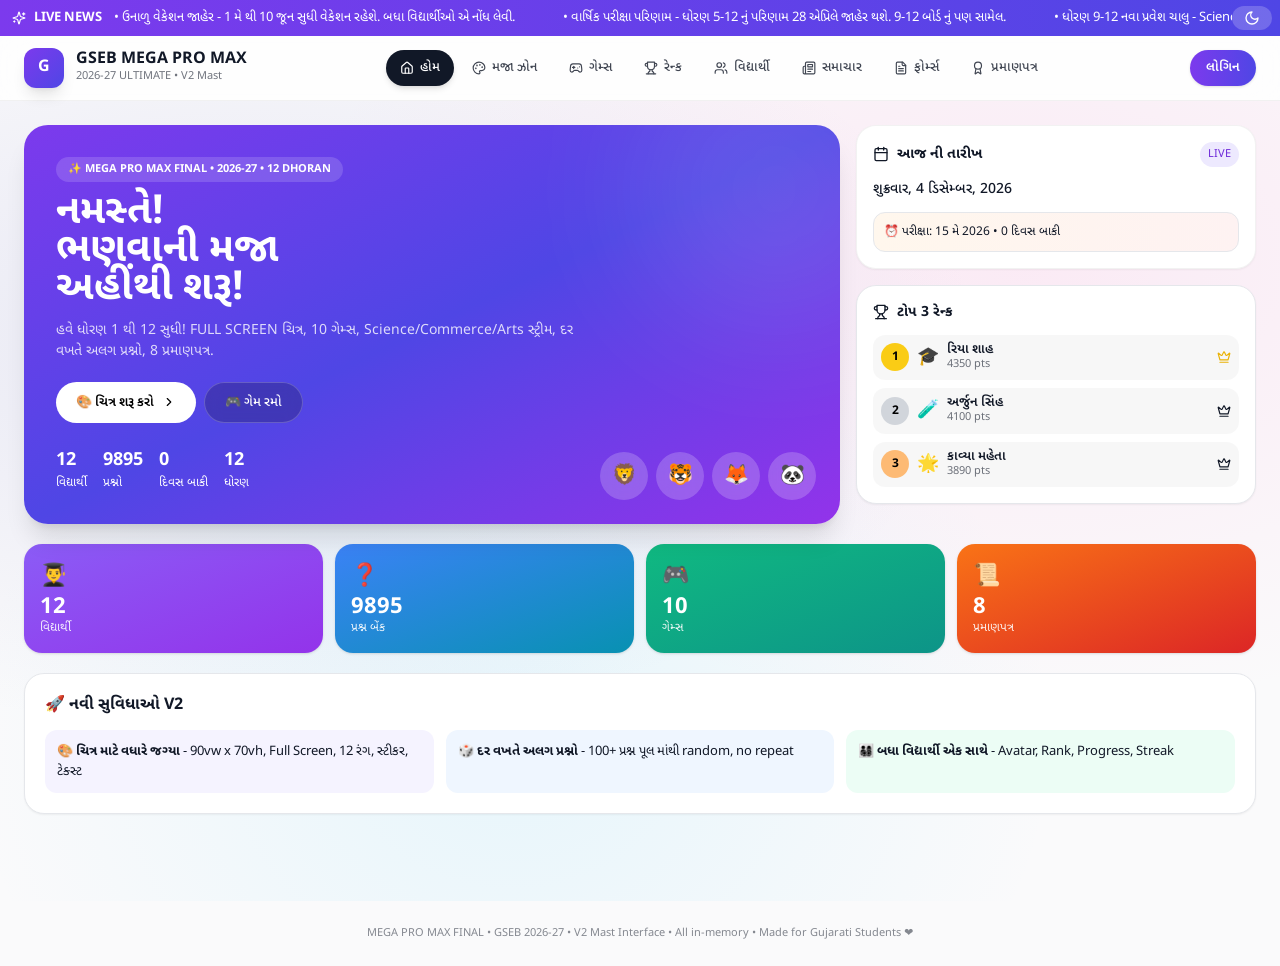
<file: MEGA_PRO_MAX_FINAL (1).html>
<!DOCTYPE html>
<html lang="en">
<head>
  <meta charset="UTF-8">
  <meta name="viewport" content="width=device-width, initial-scale=1">
  <title>React Artifact</title>
  <style>*,:after,:before{--tw-border-spacing-x:0;--tw-border-spacing-y:0;--tw-translate-x:0;--tw-translate-y:0;--tw-rotate:0;--tw-skew-x:0;--tw-skew-y:0;--tw-scale-x:1;--tw-scale-y:1;--tw-pan-x: ;--tw-pan-y: ;--tw-pinch-zoom: ;--tw-scroll-snap-strictness:proximity;--tw-gradient-from-position: ;--tw-gradient-via-position: ;--tw-gradient-to-position: ;--tw-ordinal: ;--tw-slashed-zero: ;--tw-numeric-figure: ;--tw-numeric-spacing: ;--tw-numeric-fraction: ;--tw-ring-inset: ;--tw-ring-offset-width:0px;--tw-ring-offset-color:#fff;--tw-ring-color:rgba(59,130,246,.5);--tw-ring-offset-shadow:0 0 #0000;--tw-ring-shadow:0 0 #0000;--tw-shadow:0 0 #0000;--tw-shadow-colored:0 0 #0000;--tw-blur: ;--tw-brightness: ;--tw-contrast: ;--tw-grayscale: ;--tw-hue-rotate: ;--tw-invert: ;--tw-saturate: ;--tw-sepia: ;--tw-drop-shadow: ;--tw-backdrop-blur: ;--tw-backdrop-brightness: ;--tw-backdrop-contrast: ;--tw-backdrop-grayscale: ;--tw-backdrop-hue-rotate: ;--tw-backdrop-invert: ;--tw-backdrop-opacity: ;--tw-backdrop-saturate: ;--tw-backdrop-sepia: ;--tw-contain-size: ;--tw-contain-layout: ;--tw-contain-paint: ;--tw-contain-style: }::backdrop{--tw-border-spacing-x:0;--tw-border-spacing-y:0;--tw-translate-x:0;--tw-translate-y:0;--tw-rotate:0;--tw-skew-x:0;--tw-skew-y:0;--tw-scale-x:1;--tw-scale-y:1;--tw-pan-x: ;--tw-pan-y: ;--tw-pinch-zoom: ;--tw-scroll-snap-strictness:proximity;--tw-gradient-from-position: ;--tw-gradient-via-position: ;--tw-gradient-to-position: ;--tw-ordinal: ;--tw-slashed-zero: ;--tw-numeric-figure: ;--tw-numeric-spacing: ;--tw-numeric-fraction: ;--tw-ring-inset: ;--tw-ring-offset-width:0px;--tw-ring-offset-color:#fff;--tw-ring-color:rgba(59,130,246,.5);--tw-ring-offset-shadow:0 0 #0000;--tw-ring-shadow:0 0 #0000;--tw-shadow:0 0 #0000;--tw-shadow-colored:0 0 #0000;--tw-blur: ;--tw-brightness: ;--tw-contrast: ;--tw-grayscale: ;--tw-hue-rotate: ;--tw-invert: ;--tw-saturate: ;--tw-sepia: ;--tw-drop-shadow: ;--tw-backdrop-blur: ;--tw-backdrop-brightness: ;--tw-backdrop-contrast: ;--tw-backdrop-grayscale: ;--tw-backdrop-hue-rotate: ;--tw-backdrop-invert: ;--tw-backdrop-opacity: ;--tw-backdrop-saturate: ;--tw-backdrop-sepia: ;--tw-contain-size: ;--tw-contain-layout: ;--tw-contain-paint: ;--tw-contain-style: }/*! tailwindcss v3.4.18 | MIT License | https://tailwindcss.com*/*,:after,:before{box-sizing:border-box;border:0 solid #e5e7eb}:after,:before{--tw-content:""}:host,html{line-height:1.5;-webkit-text-size-adjust:100%;-moz-tab-size:4;-o-tab-size:4;tab-size:4;font-family:ui-sans-serif,system-ui,sans-serif,Apple Color Emoji,Segoe UI Emoji,Segoe UI Symbol,Noto Color Emoji;font-feature-settings:normal;font-variation-settings:normal;-webkit-tap-highlight-color:transparent}body{line-height:inherit}hr{height:0;color:inherit;border-top-width:1px}abbr:where([title]){-webkit-text-decoration:underline dotted;text-decoration:underline dotted}h1,h2,h3,h4,h5,h6{font-size:inherit;font-weight:inherit}a{color:inherit;text-decoration:inherit}b,strong{font-weight:bolder}code,kbd,pre,samp{font-family:ui-monospace,SFMono-Regular,Menlo,Monaco,Consolas,Liberation Mono,Courier New,monospace;font-feature-settings:normal;font-variation-settings:normal;font-size:1em}small{font-size:80%}sub,sup{font-size:75%;line-height:0;position:relative;vertical-align:baseline}sub{bottom:-.25em}sup{top:-.5em}table{text-indent:0;border-color:inherit;border-collapse:collapse}button,input,optgroup,select,textarea{font-family:inherit;font-feature-settings:inherit;font-variation-settings:inherit;font-size:100%;font-weight:inherit;line-height:inherit;letter-spacing:inherit;color:inherit;margin:0;padding:0}button,select{text-transform:none}button,input:where([type=button]),input:where([type=reset]),input:where([type=submit]){-webkit-appearance:button;background-color:transparent;background-image:none}:-moz-focusring{outline:auto}:-moz-ui-invalid{box-shadow:none}progress{vertical-align:baseline}::-webkit-inner-spin-button,::-webkit-outer-spin-button{height:auto}[type=search]{-webkit-appearance:textfield;outline-offset:-2px}::-webkit-search-decoration{-webkit-appearance:none}::-webkit-file-upload-button{-webkit-appearance:button;font:inherit}summary{display:list-item}blockquote,dd,dl,figure,h1,h2,h3,h4,h5,h6,hr,p,pre{margin:0}fieldset{margin:0}fieldset,legend{padding:0}menu,ol,ul{list-style:none;margin:0;padding:0}dialog{padding:0}textarea{resize:vertical}input::-moz-placeholder,textarea::-moz-placeholder{opacity:1;color:#9ca3af}input::placeholder,textarea::placeholder{opacity:1;color:#9ca3af}[role=button],button{cursor:pointer}:disabled{cursor:default}audio,canvas,embed,iframe,img,object,svg,video{display:block;vertical-align:middle}img,video{max-width:100%;height:auto}[hidden]:where(:not([hidden=until-found])){display:none}.pointer-events-none{pointer-events:none}.fixed{position:fixed}.absolute{position:absolute}.relative{position:relative}.sticky{position:sticky}.inset-0{inset:0}.-right-20{right:-5rem}.-top-20{top:-5rem}.bottom-0{bottom:0}.bottom-2{bottom:.5rem}.bottom-6{bottom:1.5rem}.left-0{left:0}.left-1\/2{left:50%}.left-2{left:.5rem}.left-3{left:.75rem}.right-0{right:0}.right-2{right:.5rem}.right-6{right:1.5rem}.top-0{top:0}.top-2{top:.5rem}.top-2\.5{top:.625rem}.top-28{top:7rem}.top-9{top:2.25rem}.top-\[76px\]{top:76px}.z-40{z-index:40}.z-\[100\]{z-index:100}.z-\[150\]{z-index:150}.z-\[200\]{z-index:200}.mx-auto{margin-left:auto;margin-right:auto}.my-1{margin-top:.25rem}.mb-1,.my-1{margin-bottom:.25rem}.mb-2{margin-bottom:.5rem}.mb-3{margin-bottom:.75rem}.mb-4{margin-bottom:1rem}.mb-5{margin-bottom:1.25rem}.ml-2{margin-left:.5rem}.ml-auto{margin-left:auto}.mr-2{margin-right:.5rem}.mt-1{margin-top:.25rem}.mt-16{margin-top:4rem}.mt-2{margin-top:.5rem}.mt-3{margin-top:.75rem}.mt-4{margin-top:1rem}.mt-6{margin-top:1.5rem}.mt-auto{margin-top:auto}.block{display:block}.inline-block{display:inline-block}.inline{display:inline}.flex{display:flex}.inline-flex{display:inline-flex}.table{display:table}.grid{display:grid}.hidden{display:none}.aspect-square{aspect-ratio:1/1}.h-1{height:.25rem}.h-10{height:2.5rem}.h-12{height:3rem}.h-14{height:3.5rem}.h-2{height:.5rem}.h-20{height:5rem}.h-7{height:1.75rem}.h-72{height:18rem}.h-8{height:2rem}.h-9{height:2.25rem}.h-\[140px\]{height:140px}.h-\[1px\]{height:1px}.h-\[400px\]{height:400px}.h-\[55vh\]{height:55vh}.h-\[56px\]{height:56px}.h-\[64px\]{height:64px}.h-fit{height:-moz-fit-content;height:fit-content}.h-full{height:100%}.h-px{height:1px}.max-h-\[300px\]{max-height:300px}.max-h-\[500px\]{max-height:500px}.min-h-\[500px\]{min-height:500px}.min-h-\[calc\(100vh-100px\)\]{min-height:calc(100vh - 100px)}.min-h-screen{min-height:100vh}.w-10{width:2.5rem}.w-12{width:3rem}.w-14{width:3.5rem}.w-20{width:5rem}.w-24{width:6rem}.w-7{width:1.75rem}.w-72{width:18rem}.w-8{width:2rem}.w-9{width:2.25rem}.w-full{width:100%}.min-w-0{min-width:0}.min-w-\[200px\]{min-width:200px}.min-w-\[64px\]{min-width:64px}.max-w-\[100vw\]{max-width:100vw}.max-w-\[150px\]{max-width:150px}.max-w-\[1600px\]{max-width:1600px}.max-w-\[300px\]{max-width:300px}.max-w-\[360px\]{max-width:360px}.max-w-\[380px\]{max-width:380px}.max-w-\[400px\]{max-width:400px}.max-w-\[420px\]{max-width:420px}.max-w-\[500px\]{max-width:500px}.max-w-\[520px\]{max-width:520px}.max-w-\[600px\]{max-width:600px}.max-w-\[900px\]{max-width:900px}.max-w-full{max-width:100%}.flex-1{flex:1 1 0%}.shrink-0{flex-shrink:0}.-translate-x-1\/2{--tw-translate-x:-50%}.-translate-x-1\/2,.rotate-\[-20deg\]{transform:translate(var(--tw-translate-x),var(--tw-translate-y)) rotate(var(--tw-rotate)) skewX(var(--tw-skew-x)) skewY(var(--tw-skew-y)) scaleX(var(--tw-scale-x)) scaleY(var(--tw-scale-y))}.rotate-\[-20deg\]{--tw-rotate:-20deg}.scale-110{--tw-scale-x:1.1;--tw-scale-y:1.1;transform:translate(var(--tw-translate-x),var(--tw-translate-y)) rotate(var(--tw-rotate)) skewX(var(--tw-skew-x)) skewY(var(--tw-skew-y)) scaleX(var(--tw-scale-x)) scaleY(var(--tw-scale-y))}@keyframes bounce{0%,to{transform:translateY(-25%);animation-timing-function:cubic-bezier(.8,0,1,1)}50%{transform:none;animation-timing-function:cubic-bezier(0,0,.2,1)}}.animate-bounce{animation:bounce 1s infinite}.cursor-crosshair{cursor:crosshair}.cursor-grab{cursor:grab}.cursor-pointer{cursor:pointer}.touch-none{touch-action:none}.grid-cols-1{grid-template-columns:repeat(1,minmax(0,1fr))}.grid-cols-2{grid-template-columns:repeat(2,minmax(0,1fr))}.grid-cols-3{grid-template-columns:repeat(3,minmax(0,1fr))}.grid-cols-4{grid-template-columns:repeat(4,minmax(0,1fr))}.grid-cols-6{grid-template-columns:repeat(6,minmax(0,1fr))}.grid-cols-8{grid-template-columns:repeat(8,minmax(0,1fr))}.flex-col{flex-direction:column}.flex-wrap{flex-wrap:wrap}.items-start{align-items:flex-start}.items-center{align-items:center}.justify-center{justify-content:center}.justify-between{justify-content:space-between}.justify-around{justify-content:space-around}.gap-0{gap:0}.gap-0\.5{gap:.125rem}.gap-1{gap:.25rem}.gap-1\.5{gap:.375rem}.gap-12{gap:3rem}.gap-2{gap:.5rem}.gap-3{gap:.75rem}.gap-4{gap:1rem}.space-y-2>:not([hidden])~:not([hidden]){--tw-space-y-reverse:0;margin-top:calc(.5rem*(1 - var(--tw-space-y-reverse)));margin-bottom:calc(.5rem*var(--tw-space-y-reverse))}.space-y-3>:not([hidden])~:not([hidden]){--tw-space-y-reverse:0;margin-top:calc(.75rem*(1 - var(--tw-space-y-reverse)));margin-bottom:calc(.75rem*var(--tw-space-y-reverse))}.space-y-4>:not([hidden])~:not([hidden]){--tw-space-y-reverse:0;margin-top:calc(1rem*(1 - var(--tw-space-y-reverse)));margin-bottom:calc(1rem*var(--tw-space-y-reverse))}.space-y-5>:not([hidden])~:not([hidden]){--tw-space-y-reverse:0;margin-top:calc(1.25rem*(1 - var(--tw-space-y-reverse)));margin-bottom:calc(1.25rem*var(--tw-space-y-reverse))}.space-y-6>:not([hidden])~:not([hidden]){--tw-space-y-reverse:0;margin-top:calc(1.5rem*(1 - var(--tw-space-y-reverse)));margin-bottom:calc(1.5rem*var(--tw-space-y-reverse))}.divide-y>:not([hidden])~:not([hidden]){--tw-divide-y-reverse:0;border-top-width:calc(1px*(1 - var(--tw-divide-y-reverse)));border-bottom-width:calc(1px*var(--tw-divide-y-reverse))}.overflow-auto{overflow:auto}.overflow-hidden{overflow:hidden}.overflow-x-auto{overflow-x:auto}.overflow-x-hidden{overflow-x:hidden}.truncate{overflow:hidden;text-overflow:ellipsis}.truncate,.whitespace-nowrap{white-space:nowrap}.rounded{border-radius:.25rem}.rounded-\[12px\]{border-radius:12px}.rounded-\[16px\]{border-radius:16px}.rounded-\[18px\]{border-radius:18px}.rounded-\[20px\]{border-radius:20px}.rounded-\[24px\]{border-radius:24px}.rounded-full{border-radius:9999px}.rounded-lg{border-radius:.5rem}.rounded-xl{border-radius:.75rem}.border{border-width:1px}.border-2{border-width:2px}.border-\[6px\]{border-width:6px}.border-b{border-bottom-width:1px}.border-b-2{border-bottom-width:2px}.border-r{border-right-width:1px}.border-t{border-top-width:1px}.border-dashed{border-style:dashed}.border-double{border-style:double}.border-amber-200{--tw-border-opacity:1;border-color:rgb(253 230 138/var(--tw-border-opacity,1))}.border-black{--tw-border-opacity:1;border-color:rgb(0 0 0/var(--tw-border-opacity,1))}.border-black\/10{border-color:rgba(0,0,0,.1)}.border-black\/5{border-color:rgba(0,0,0,.05)}.border-violet-200{--tw-border-opacity:1;border-color:rgb(221 214 254/var(--tw-border-opacity,1))}.border-violet-400{--tw-border-opacity:1;border-color:rgb(167 139 250/var(--tw-border-opacity,1))}.border-violet-600{--tw-border-opacity:1;border-color:rgb(124 58 237/var(--tw-border-opacity,1))}.border-violet-700{--tw-border-opacity:1;border-color:rgb(109 40 217/var(--tw-border-opacity,1))}.border-violet-800{--tw-border-opacity:1;border-color:rgb(91 33 182/var(--tw-border-opacity,1))}.border-white\/10{border-color:hsla(0,0%,100%,.1)}.border-white\/20{border-color:hsla(0,0%,100%,.2)}.bg-\[\#0a0a0f\]{--tw-bg-opacity:1;background-color:rgb(10 10 15/var(--tw-bg-opacity,1))}.bg-\[\#12121a\]{--tw-bg-opacity:1;background-color:rgb(18 18 26/var(--tw-bg-opacity,1))}.bg-\[\#1a1a25\]{--tw-bg-opacity:1;background-color:rgb(26 26 37/var(--tw-bg-opacity,1))}.bg-\[\#f8fafc\]{--tw-bg-opacity:1;background-color:rgb(248 250 252/var(--tw-bg-opacity,1))}.bg-\[\#fafafa\]{--tw-bg-opacity:1;background-color:rgb(250 250 250/var(--tw-bg-opacity,1))}.bg-\[\#fafafb\]{--tw-bg-opacity:1;background-color:rgb(250 250 251/var(--tw-bg-opacity,1))}.bg-amber-50{--tw-bg-opacity:1;background-color:rgb(255 251 235/var(--tw-bg-opacity,1))}.bg-black{--tw-bg-opacity:1;background-color:rgb(0 0 0/var(--tw-bg-opacity,1))}.bg-black\/10{background-color:rgba(0,0,0,.1)}.bg-black\/20{background-color:rgba(0,0,0,.2)}.bg-black\/40{background-color:rgba(0,0,0,.4)}.bg-black\/5{background-color:rgba(0,0,0,.05)}.bg-black\/50{background-color:rgba(0,0,0,.5)}.bg-black\/\[0\.02\]{background-color:rgba(0,0,0,.02)}.bg-black\/\[0\.03\]{background-color:rgba(0,0,0,.03)}.bg-blue-50{--tw-bg-opacity:1;background-color:rgb(239 246 255/var(--tw-bg-opacity,1))}.bg-blue-500{--tw-bg-opacity:1;background-color:rgb(59 130 246/var(--tw-bg-opacity,1))}.bg-emerald-100{--tw-bg-opacity:1;background-color:rgb(209 250 229/var(--tw-bg-opacity,1))}.bg-emerald-50{--tw-bg-opacity:1;background-color:rgb(236 253 245/var(--tw-bg-opacity,1))}.bg-gray-100{--tw-bg-opacity:1;background-color:rgb(243 244 246/var(--tw-bg-opacity,1))}.bg-gray-300{--tw-bg-opacity:1;background-color:rgb(209 213 219/var(--tw-bg-opacity,1))}.bg-gray-800{--tw-bg-opacity:1;background-color:rgb(31 41 55/var(--tw-bg-opacity,1))}.bg-gray-900{--tw-bg-opacity:1;background-color:rgb(17 24 39/var(--tw-bg-opacity,1))}.bg-green-50{--tw-bg-opacity:1;background-color:rgb(240 253 244/var(--tw-bg-opacity,1))}.bg-green-500{--tw-bg-opacity:1;background-color:rgb(34 197 94/var(--tw-bg-opacity,1))}.bg-orange-300{--tw-bg-opacity:1;background-color:rgb(253 186 116/var(--tw-bg-opacity,1))}.bg-orange-50{--tw-bg-opacity:1;background-color:rgb(255 247 237/var(--tw-bg-opacity,1))}.bg-purple-500{--tw-bg-opacity:1;background-color:rgb(168 85 247/var(--tw-bg-opacity,1))}.bg-red-100{--tw-bg-opacity:1;background-color:rgb(254 226 226/var(--tw-bg-opacity,1))}.bg-red-500{--tw-bg-opacity:1;background-color:rgb(239 68 68/var(--tw-bg-opacity,1))}.bg-transparent{background-color:transparent}.bg-violet-100{--tw-bg-opacity:1;background-color:rgb(237 233 254/var(--tw-bg-opacity,1))}.bg-violet-50{--tw-bg-opacity:1;background-color:rgb(245 243 255/var(--tw-bg-opacity,1))}.bg-violet-600{--tw-bg-opacity:1;background-color:rgb(124 58 237/var(--tw-bg-opacity,1))}.bg-violet-800{--tw-bg-opacity:1;background-color:rgb(91 33 182/var(--tw-bg-opacity,1))}.bg-violet-900\/20{background-color:rgba(76,29,149,.2)}.bg-white{--tw-bg-opacity:1;background-color:rgb(255 255 255/var(--tw-bg-opacity,1))}.bg-white\/10{background-color:hsla(0,0%,100%,.1)}.bg-white\/15{background-color:hsla(0,0%,100%,.15)}.bg-white\/20{background-color:hsla(0,0%,100%,.2)}.bg-white\/5{background-color:hsla(0,0%,100%,.05)}.bg-white\/60{background-color:hsla(0,0%,100%,.6)}.bg-white\/70{background-color:hsla(0,0%,100%,.7)}.bg-white\/80{background-color:hsla(0,0%,100%,.8)}.bg-white\/90{background-color:hsla(0,0%,100%,.9)}.bg-yellow-100{--tw-bg-opacity:1;background-color:rgb(254 249 195/var(--tw-bg-opacity,1))}.bg-yellow-400{--tw-bg-opacity:1;background-color:rgb(250 204 21/var(--tw-bg-opacity,1))}.bg-yellow-50{--tw-bg-opacity:1;background-color:rgb(254 252 232/var(--tw-bg-opacity,1))}.bg-gradient-to-b{background-image:linear-gradient(to bottom,var(--tw-gradient-stops))}.bg-gradient-to-br{background-image:linear-gradient(to bottom right,var(--tw-gradient-stops))}.bg-gradient-to-r{background-image:linear-gradient(to right,var(--tw-gradient-stops))}.from-blue-400{--tw-gradient-from:#60a5fa var(--tw-gradient-from-position);--tw-gradient-to:rgba(96,165,250,0) var(--tw-gradient-to-position);--tw-gradient-stops:var(--tw-gradient-from),var(--tw-gradient-to)}.from-blue-500{--tw-gradient-from:#3b82f6 var(--tw-gradient-from-position);--tw-gradient-to:rgba(59,130,246,0) var(--tw-gradient-to-position);--tw-gradient-stops:var(--tw-gradient-from),var(--tw-gradient-to)}.from-cyan-400{--tw-gradient-from:#22d3ee var(--tw-gradient-from-position);--tw-gradient-to:rgba(34,211,238,0) var(--tw-gradient-to-position);--tw-gradient-stops:var(--tw-gradient-from),var(--tw-gradient-to)}.from-emerald-400{--tw-gradient-from:#34d399 var(--tw-gradient-from-position);--tw-gradient-to:rgba(52,211,153,0) var(--tw-gradient-to-position);--tw-gradient-stops:var(--tw-gradient-from),var(--tw-gradient-to)}.from-emerald-500{--tw-gradient-from:#10b981 var(--tw-gradient-from-position);--tw-gradient-to:rgba(16,185,129,0) var(--tw-gradient-to-position);--tw-gradient-stops:var(--tw-gradient-from),var(--tw-gradient-to)}.from-fuchsia-400{--tw-gradient-from:#e879f9 var(--tw-gradient-from-position);--tw-gradient-to:rgba(232,121,249,0) var(--tw-gradient-to-position);--tw-gradient-stops:var(--tw-gradient-from),var(--tw-gradient-to)}.from-green-400{--tw-gradient-from:#4ade80 var(--tw-gradient-from-position);--tw-gradient-to:rgba(74,222,128,0) var(--tw-gradient-to-position);--tw-gradient-stops:var(--tw-gradient-from),var(--tw-gradient-to)}.from-indigo-400{--tw-gradient-from:#818cf8 var(--tw-gradient-from-position);--tw-gradient-to:rgba(129,140,248,0) var(--tw-gradient-to-position);--tw-gradient-stops:var(--tw-gradient-from),var(--tw-gradient-to)}.from-lime-400{--tw-gradient-from:#a3e635 var(--tw-gradient-from-position);--tw-gradient-to:rgba(163,230,53,0) var(--tw-gradient-to-position);--tw-gradient-stops:var(--tw-gradient-from),var(--tw-gradient-to)}.from-orange-400{--tw-gradient-from:#fb923c var(--tw-gradient-from-position);--tw-gradient-to:rgba(251,146,60,0) var(--tw-gradient-to-position);--tw-gradient-stops:var(--tw-gradient-from),var(--tw-gradient-to)}.from-orange-50{--tw-gradient-from:#fff7ed var(--tw-gradient-from-position);--tw-gradient-to:rgba(255,247,237,0) var(--tw-gradient-to-position);--tw-gradient-stops:var(--tw-gradient-from),var(--tw-gradient-to)}.from-orange-500{--tw-gradient-from:#f97316 var(--tw-gradient-from-position);--tw-gradient-to:rgba(249,115,22,0) var(--tw-gradient-to-position);--tw-gradient-stops:var(--tw-gradient-from),var(--tw-gradient-to)}.from-pink-400{--tw-gradient-from:#f472b6 var(--tw-gradient-from-position);--tw-gradient-to:rgba(244,114,182,0) var(--tw-gradient-to-position);--tw-gradient-stops:var(--tw-gradient-from),var(--tw-gradient-to)}.from-purple-400{--tw-gradient-from:#c084fc var(--tw-gradient-from-position);--tw-gradient-to:rgba(192,132,252,0) var(--tw-gradient-to-position);--tw-gradient-stops:var(--tw-gradient-from),var(--tw-gradient-to)}.from-red-400{--tw-gradient-from:#f87171 var(--tw-gradient-from-position);--tw-gradient-to:hsla(0,91%,71%,0) var(--tw-gradient-to-position);--tw-gradient-stops:var(--tw-gradient-from),var(--tw-gradient-to)}.from-sky-100{--tw-gradient-from:#e0f2fe var(--tw-gradient-from-position);--tw-gradient-to:rgba(224,242,254,0) var(--tw-gradient-to-position);--tw-gradient-stops:var(--tw-gradient-from),var(--tw-gradient-to)}.from-slate-600{--tw-gradient-from:#475569 var(--tw-gradient-from-position);--tw-gradient-to:rgba(71,85,105,0) var(--tw-gradient-to-position);--tw-gradient-stops:var(--tw-gradient-from),var(--tw-gradient-to)}.from-violet-100{--tw-gradient-from:#ede9fe var(--tw-gradient-from-position);--tw-gradient-to:rgba(237,233,254,0) var(--tw-gradient-to-position);--tw-gradient-stops:var(--tw-gradient-from),var(--tw-gradient-to)}.from-violet-400{--tw-gradient-from:#a78bfa var(--tw-gradient-from-position);--tw-gradient-to:rgba(167,139,250,0) var(--tw-gradient-to-position);--tw-gradient-stops:var(--tw-gradient-from),var(--tw-gradient-to)}.from-violet-500{--tw-gradient-from:#8b5cf6 var(--tw-gradient-from-position);--tw-gradient-to:rgba(139,92,246,0) var(--tw-gradient-to-position);--tw-gradient-stops:var(--tw-gradient-from),var(--tw-gradient-to)}.from-violet-600{--tw-gradient-from:#7c3aed var(--tw-gradient-from-position);--tw-gradient-to:rgba(124,58,237,0) var(--tw-gradient-to-position);--tw-gradient-stops:var(--tw-gradient-from),var(--tw-gradient-to)}.from-violet-600\/20{--tw-gradient-from:rgba(124,58,237,.2) var(--tw-gradient-from-position);--tw-gradient-to:rgba(124,58,237,0) var(--tw-gradient-to-position);--tw-gradient-stops:var(--tw-gradient-from),var(--tw-gradient-to)}.from-yellow-400{--tw-gradient-from:#facc15 var(--tw-gradient-from-position);--tw-gradient-to:rgba(250,204,21,0) var(--tw-gradient-to-position);--tw-gradient-stops:var(--tw-gradient-from),var(--tw-gradient-to)}.via-indigo-600{--tw-gradient-to:rgba(79,70,229,0) var(--tw-gradient-to-position);--tw-gradient-stops:var(--tw-gradient-from),#4f46e5 var(--tw-gradient-via-position),var(--tw-gradient-to)}.via-indigo-600\/20{--tw-gradient-to:rgba(79,70,229,0) var(--tw-gradient-to-position);--tw-gradient-stops:var(--tw-gradient-from),rgba(79,70,229,.2) var(--tw-gradient-via-position),var(--tw-gradient-to)}.to-blue-200{--tw-gradient-to:#bfdbfe var(--tw-gradient-to-position)}.to-blue-500{--tw-gradient-to:#3b82f6 var(--tw-gradient-to-position)}.to-cyan-600{--tw-gradient-to:#0891b2 var(--tw-gradient-to-position)}.to-emerald-500{--tw-gradient-to:#10b981 var(--tw-gradient-to-position)}.to-emerald-600{--tw-gradient-to:#059669 var(--tw-gradient-to-position)}.to-fuchsia-500{--tw-gradient-to:#d946ef var(--tw-gradient-to-position)}.to-indigo-100{--tw-gradient-to:#e0e7ff var(--tw-gradient-to-position)}.to-indigo-500{--tw-gradient-to:#6366f1 var(--tw-gradient-to-position)}.to-indigo-600{--tw-gradient-to:#4f46e5 var(--tw-gradient-to-position)}.to-orange-500{--tw-gradient-to:#f97316 var(--tw-gradient-to-position)}.to-pink-600{--tw-gradient-to:#db2777 var(--tw-gradient-to-position)}.to-purple-500{--tw-gradient-to:#a855f7 var(--tw-gradient-to-position)}.to-purple-600{--tw-gradient-to:#9333ea var(--tw-gradient-to-position)}.to-purple-600\/20{--tw-gradient-to:rgba(147,51,234,.2) var(--tw-gradient-to-position)}.to-red-50{--tw-gradient-to:#fef2f2 var(--tw-gradient-to-position)}.to-red-500{--tw-gradient-to:#ef4444 var(--tw-gradient-to-position)}.to-red-600{--tw-gradient-to:#dc2626 var(--tw-gradient-to-position)}.to-rose-500{--tw-gradient-to:#f43f5e var(--tw-gradient-to-position)}.to-slate-800{--tw-gradient-to:#1e293b var(--tw-gradient-to-position)}.to-teal-500{--tw-gradient-to:#14b8a6 var(--tw-gradient-to-position)}.to-teal-600{--tw-gradient-to:#0d9488 var(--tw-gradient-to-position)}.to-violet-600{--tw-gradient-to:#7c3aed var(--tw-gradient-to-position)}.fill-yellow-400{fill:#facc15}.p-2{padding:.5rem}.p-2\.5{padding:.625rem}.p-3{padding:.75rem}.p-4{padding:1rem}.p-5{padding:1.25rem}.p-6{padding:1.5rem}.px-1{padding-left:.25rem;padding-right:.25rem}.px-1\.5{padding-left:.375rem;padding-right:.375rem}.px-2{padding-left:.5rem;padding-right:.5rem}.px-2\.5{padding-left:.625rem;padding-right:.625rem}.px-3{padding-left:.75rem;padding-right:.75rem}.px-3\.5{padding-left:.875rem;padding-right:.875rem}.px-4{padding-left:1rem;padding-right:1rem}.px-5{padding-left:1.25rem;padding-right:1.25rem}.px-6{padding-left:1.5rem;padding-right:1.5rem}.py-0\.5{padding-top:.125rem;padding-bottom:.125rem}.py-1{padding-top:.25rem;padding-bottom:.25rem}.py-1\.5{padding-top:.375rem;padding-bottom:.375rem}.py-2{padding-top:.5rem;padding-bottom:.5rem}.py-2\.5{padding-top:.625rem;padding-bottom:.625rem}.py-3{padding-top:.75rem;padding-bottom:.75rem}.py-4{padding-top:1rem;padding-bottom:1rem}.py-6{padding-top:1.5rem;padding-bottom:1.5rem}.pb-2{padding-bottom:.5rem}.pb-24{padding-bottom:6rem}.pb-3{padding-bottom:.75rem}.pl-6{padding-left:1.5rem}.pl-8{padding-left:2rem}.pr-3{padding-right:.75rem}.pt-4{padding-top:1rem}.pt-8{padding-top:2rem}.text-left{text-align:left}.text-center{text-align:center}.text-right{text-align:right}.text-2xl{font-size:1.5rem;line-height:2rem}.text-3xl{font-size:1.875rem;line-height:2.25rem}.text-\[10px\]{font-size:10px}.text-\[11px\]{font-size:11px}.text-\[12px\]{font-size:12px}.text-\[13px\]{font-size:13px}.text-\[14px\]{font-size:14px}.text-\[16px\]{font-size:16px}.text-\[18px\]{font-size:18px}.text-\[20px\]{font-size:20px}.text-\[22px\]{font-size:22px}.text-\[24px\]{font-size:24px}.text-\[28px\]{font-size:28px}.text-\[32px\]{font-size:32px}.text-\[40px\]{font-size:40px}.text-\[48px\]{font-size:48px}.text-\[80px\]{font-size:80px}.text-\[8px\]{font-size:8px}.text-lg{font-size:1.125rem}.text-lg,.text-xl{line-height:1.75rem}.text-xl{font-size:1.25rem}.font-\[Noto_Sans_Gujarati\]{font-weight:Noto Sans Gujarati}.font-bold{font-weight:700}.font-medium{font-weight:500}.font-semibold{font-weight:600}.capitalize{text-transform:capitalize}.leading-\[0\.95\]{line-height:.95}.leading-\[1\.3\]{line-height:1.3}.leading-\[1\.8\]{line-height:1.8}.leading-none{line-height:1}.leading-relaxed{line-height:1.625}.tracking-widest{letter-spacing:.1em}.text-black{--tw-text-opacity:1;color:rgb(0 0 0/var(--tw-text-opacity,1))}.text-emerald-700{--tw-text-opacity:1;color:rgb(4 120 87/var(--tw-text-opacity,1))}.text-gray-700{--tw-text-opacity:1;color:rgb(55 65 81/var(--tw-text-opacity,1))}.text-gray-900{--tw-text-opacity:1;color:rgb(17 24 39/var(--tw-text-opacity,1))}.text-orange-500{--tw-text-opacity:1;color:rgb(249 115 22/var(--tw-text-opacity,1))}.text-red-500{--tw-text-opacity:1;color:rgb(239 68 68/var(--tw-text-opacity,1))}.text-red-600{--tw-text-opacity:1;color:rgb(220 38 38/var(--tw-text-opacity,1))}.text-transparent{color:transparent}.text-violet-600{--tw-text-opacity:1;color:rgb(124 58 237/var(--tw-text-opacity,1))}.text-violet-700{--tw-text-opacity:1;color:rgb(109 40 217/var(--tw-text-opacity,1))}.text-violet-800{--tw-text-opacity:1;color:rgb(91 33 182/var(--tw-text-opacity,1))}.text-white{--tw-text-opacity:1;color:rgb(255 255 255/var(--tw-text-opacity,1))}.text-yellow-400{--tw-text-opacity:1;color:rgb(250 204 21/var(--tw-text-opacity,1))}.text-yellow-500{--tw-text-opacity:1;color:rgb(234 179 8/var(--tw-text-opacity,1))}.text-yellow-800{--tw-text-opacity:1;color:rgb(133 77 14/var(--tw-text-opacity,1))}.underline{text-decoration-line:underline}.accent-violet-600{accent-color:#7c3aed}.opacity-30{opacity:.3}.opacity-40{opacity:.4}.opacity-50{opacity:.5}.opacity-60{opacity:.6}.opacity-70{opacity:.7}.opacity-80{opacity:.8}.opacity-90{opacity:.9}.opacity-\[0\.04\]{opacity:.04}.shadow{--tw-shadow:0 1px 3px 0 rgba(0,0,0,.1),0 1px 2px -1px rgba(0,0,0,.1);--tw-shadow-colored:0 1px 3px 0 var(--tw-shadow-color),0 1px 2px -1px var(--tw-shadow-color)}.shadow,.shadow-2xl{box-shadow:var(--tw-ring-offset-shadow,0 0 #0000),var(--tw-ring-shadow,0 0 #0000),var(--tw-shadow)}.shadow-2xl{--tw-shadow:0 25px 50px -12px rgba(0,0,0,.25);--tw-shadow-colored:0 25px 50px -12px var(--tw-shadow-color)}.shadow-inner{--tw-shadow:inset 0 2px 4px 0 rgba(0,0,0,.05);--tw-shadow-colored:inset 0 2px 4px 0 var(--tw-shadow-color)}.shadow-inner,.shadow-lg{box-shadow:var(--tw-ring-offset-shadow,0 0 #0000),var(--tw-ring-shadow,0 0 #0000),var(--tw-shadow)}.shadow-lg{--tw-shadow:0 10px 15px -3px rgba(0,0,0,.1),0 4px 6px -4px rgba(0,0,0,.1);--tw-shadow-colored:0 10px 15px -3px var(--tw-shadow-color),0 4px 6px -4px var(--tw-shadow-color)}.shadow-md{--tw-shadow:0 4px 6px -1px rgba(0,0,0,.1),0 2px 4px -2px rgba(0,0,0,.1);--tw-shadow-colored:0 4px 6px -1px var(--tw-shadow-color),0 2px 4px -2px var(--tw-shadow-color)}.shadow-md,.shadow-sm{box-shadow:var(--tw-ring-offset-shadow,0 0 #0000),var(--tw-ring-shadow,0 0 #0000),var(--tw-shadow)}.shadow-sm{--tw-shadow:0 1px 2px 0 rgba(0,0,0,.05);--tw-shadow-colored:0 1px 2px 0 var(--tw-shadow-color)}.shadow-xl{--tw-shadow:0 20px 25px -5px rgba(0,0,0,.1),0 8px 10px -6px rgba(0,0,0,.1);--tw-shadow-colored:0 20px 25px -5px var(--tw-shadow-color),0 8px 10px -6px var(--tw-shadow-color);box-shadow:var(--tw-ring-offset-shadow,0 0 #0000),var(--tw-ring-shadow,0 0 #0000),var(--tw-shadow)}.outline-none{outline:2px solid transparent;outline-offset:2px}.blur-3xl{--tw-blur:blur(64px)}.blur-3xl,.filter{filter:var(--tw-blur) var(--tw-brightness) var(--tw-contrast) var(--tw-grayscale) var(--tw-hue-rotate) var(--tw-invert) var(--tw-saturate) var(--tw-sepia) var(--tw-drop-shadow)}.backdrop-blur{--tw-backdrop-blur:blur(8px)}.backdrop-blur,.backdrop-blur-sm{backdrop-filter:var(--tw-backdrop-blur) var(--tw-backdrop-brightness) var(--tw-backdrop-contrast) var(--tw-backdrop-grayscale) var(--tw-backdrop-hue-rotate) var(--tw-backdrop-invert) var(--tw-backdrop-opacity) var(--tw-backdrop-saturate) var(--tw-backdrop-sepia)}.backdrop-blur-sm{--tw-backdrop-blur:blur(4px)}.backdrop-blur-xl{--tw-backdrop-blur:blur(24px);backdrop-filter:var(--tw-backdrop-blur) var(--tw-backdrop-brightness) var(--tw-backdrop-contrast) var(--tw-backdrop-grayscale) var(--tw-backdrop-hue-rotate) var(--tw-backdrop-invert) var(--tw-backdrop-opacity) var(--tw-backdrop-saturate) var(--tw-backdrop-sepia)}.transition{transition-property:color,background-color,border-color,text-decoration-color,fill,stroke,opacity,box-shadow,transform,filter,backdrop-filter;transition-timing-function:cubic-bezier(.4,0,.2,1);transition-duration:.15s}.transition-all{transition-property:all;transition-timing-function:cubic-bezier(.4,0,.2,1);transition-duration:.15s}.transition-colors{transition-property:color,background-color,border-color,text-decoration-color,fill,stroke;transition-timing-function:cubic-bezier(.4,0,.2,1);transition-duration:.15s}.transition-transform{transition-property:transform;transition-timing-function:cubic-bezier(.4,0,.2,1);transition-duration:.15s}.duration-500{transition-duration:.5s}.ease-in-out{transition-timing-function:cubic-bezier(.4,0,.2,1)}.will-change-transform{will-change:transform}#root,body,html{min-height:100%}body{margin:0;font-family:Inter,ui-sans-serif,system-ui,-apple-system,BlinkMacSystemFont,Segoe UI,sans-serif}.hover\:scale-\[1\.02\]:hover{--tw-scale-x:1.02;--tw-scale-y:1.02;transform:translate(var(--tw-translate-x),var(--tw-translate-y)) rotate(var(--tw-rotate)) skewX(var(--tw-skew-x)) skewY(var(--tw-skew-y)) scaleX(var(--tw-scale-x)) scaleY(var(--tw-scale-y))}.hover\:bg-black\/5:hover{background-color:rgba(0,0,0,.05)}.hover\:bg-red-50:hover{--tw-bg-opacity:1;background-color:rgb(254 242 242/var(--tw-bg-opacity,1))}.hover\:bg-violet-100:hover{--tw-bg-opacity:1;background-color:rgb(237 233 254/var(--tw-bg-opacity,1))}.hover\:bg-violet-50:hover{--tw-bg-opacity:1;background-color:rgb(245 243 255/var(--tw-bg-opacity,1))}.hover\:bg-white\/10:hover{background-color:hsla(0,0%,100%,.1)}.hover\:bg-white\/30:hover{background-color:hsla(0,0%,100%,.3)}.hover\:opacity-100:hover{opacity:1}.hover\:shadow-lg:hover{--tw-shadow:0 10px 15px -3px rgba(0,0,0,.1),0 4px 6px -4px rgba(0,0,0,.1);--tw-shadow-colored:0 10px 15px -3px var(--tw-shadow-color),0 4px 6px -4px var(--tw-shadow-color);box-shadow:var(--tw-ring-offset-shadow,0 0 #0000),var(--tw-ring-shadow,0 0 #0000),var(--tw-shadow)}.focus\:ring-2:focus{--tw-ring-offset-shadow:var(--tw-ring-inset) 0 0 0 var(--tw-ring-offset-width) var(--tw-ring-offset-color);--tw-ring-shadow:var(--tw-ring-inset) 0 0 0 calc(2px + var(--tw-ring-offset-width)) var(--tw-ring-color);box-shadow:var(--tw-ring-offset-shadow),var(--tw-ring-shadow),var(--tw-shadow,0 0 #0000)}.focus\:ring-violet-400:focus{--tw-ring-opacity:1;--tw-ring-color:rgb(167 139 250/var(--tw-ring-opacity,1))}.dark\:border-white:is(.dark *){--tw-border-opacity:1;border-color:rgb(255 255 255/var(--tw-border-opacity,1))}.dark\:border-white\/10:is(.dark *){border-color:hsla(0,0%,100%,.1)}.dark\:bg-\[\#0a0a0f\]:is(.dark *){--tw-bg-opacity:1;background-color:rgb(10 10 15/var(--tw-bg-opacity,1))}.dark\:bg-\[\#0f0f14\]:is(.dark *){--tw-bg-opacity:1;background-color:rgb(15 15 20/var(--tw-bg-opacity,1))}.dark\:bg-amber-900\/20:is(.dark *){background-color:rgba(120,53,15,.2)}.dark\:bg-black\/20:is(.dark *){background-color:rgba(0,0,0,.2)}.dark\:bg-black\/30:is(.dark *){background-color:rgba(0,0,0,.3)}.dark\:bg-black\/80:is(.dark *){background-color:rgba(0,0,0,.8)}.dark\:bg-blue-900\/20:is(.dark *){background-color:rgba(30,58,138,.2)}.dark\:bg-emerald-900\/20:is(.dark *){background-color:rgba(6,78,59,.2)}.dark\:bg-orange-900\/20:is(.dark *){background-color:rgba(124,45,18,.2)}.dark\:bg-violet-900\/20:is(.dark *){background-color:rgba(76,29,149,.2)}.dark\:bg-violet-900\/30:is(.dark *){background-color:rgba(76,29,149,.3)}.dark\:bg-white:is(.dark *){--tw-bg-opacity:1;background-color:rgb(255 255 255/var(--tw-bg-opacity,1))}.dark\:bg-white\/10:is(.dark *){background-color:hsla(0,0%,100%,.1)}.dark\:bg-white\/5:is(.dark *){background-color:hsla(0,0%,100%,.05)}.dark\:bg-white\/\[0\.03\]:is(.dark *){background-color:hsla(0,0%,100%,.03)}.dark\:bg-white\/\[0\.05\]:is(.dark *){background-color:hsla(0,0%,100%,.05)}.dark\:bg-yellow-900\/20:is(.dark *){background-color:rgba(113,63,18,.2)}.dark\:from-orange-900\/20:is(.dark *){--tw-gradient-from:rgba(124,45,18,.2) var(--tw-gradient-from-position);--tw-gradient-to:rgba(124,45,18,0) var(--tw-gradient-to-position);--tw-gradient-stops:var(--tw-gradient-from),var(--tw-gradient-to)}.dark\:from-violet-900\/30:is(.dark *){--tw-gradient-from:rgba(76,29,149,.3) var(--tw-gradient-from-position);--tw-gradient-to:rgba(76,29,149,0) var(--tw-gradient-to-position);--tw-gradient-stops:var(--tw-gradient-from),var(--tw-gradient-to)}.dark\:to-indigo-900\/30:is(.dark *){--tw-gradient-to:rgba(49,46,129,.3) var(--tw-gradient-to-position)}.dark\:to-red-900\/20:is(.dark *){--tw-gradient-to:rgba(127,29,29,.2) var(--tw-gradient-to-position)}.dark\:text-black:is(.dark *){--tw-text-opacity:1;color:rgb(0 0 0/var(--tw-text-opacity,1))}.dark\:hover\:bg-white\/10:hover:is(.dark *){background-color:hsla(0,0%,100%,.1)}@media (min-width:768px){.md\:col-span-2{grid-column:span 2/span 2}.md\:col-span-3{grid-column:span 3/span 3}.md\:col-span-4{grid-column:span 4/span 4}.md\:block{display:block}.md\:flex{display:flex}.md\:grid{display:grid}.md\:h-\[65vh\]{height:65vh}.md\:w-\[84px\]{width:84px}.md\:w-\[96px\]{width:96px}.md\:w-full{width:100%}.md\:grid-cols-2{grid-template-columns:repeat(2,minmax(0,1fr))}.md\:grid-cols-3{grid-template-columns:repeat(3,minmax(0,1fr))}.md\:grid-cols-4{grid-template-columns:repeat(4,minmax(0,1fr))}.md\:flex-row{flex-direction:row}.md\:flex-col{flex-direction:column}.md\:overflow-visible{overflow:visible}.md\:border-b-0{border-bottom-width:0}.md\:border-l{border-left-width:1px}.md\:border-r{border-right-width:1px}.md\:border-t-0{border-top-width:0}.md\:p-5{padding:1.25rem}.md\:p-8{padding:2rem}.md\:px-6{padding-left:1.5rem;padding-right:1.5rem}.md\:py-6{padding-top:1.5rem;padding-bottom:1.5rem}.md\:text-\[40px\]{font-size:40px}}@media (min-width:1024px){.lg\:col-span-4{grid-column:span 4/span 4}.lg\:col-span-8{grid-column:span 8/span 8}.lg\:flex{display:flex}.lg\:hidden{display:none}.lg\:grid-cols-12{grid-template-columns:repeat(12,minmax(0,1fr))}.lg\:grid-cols-2{grid-template-columns:repeat(2,minmax(0,1fr))}.lg\:grid-cols-3{grid-template-columns:repeat(3,minmax(0,1fr))}.lg\:grid-cols-5{grid-template-columns:repeat(5,minmax(0,1fr))}.lg\:pb-6{padding-bottom:1.5rem}}@media (min-width:1280px){.xl\:grid-cols-4{grid-template-columns:repeat(4,minmax(0,1fr))}}</style>
</head>
<body>
  <div id="root"></div>
  
  <script type="module">var t0=Object.create;var{getPrototypeOf:r0,defineProperty:Mo,getOwnPropertyNames:l0}=Object;var u0=Object.prototype.hasOwnProperty;var tn=(e,n,t)=>{t=e!=null?t0(r0(e)):{};let r=n||!e||!e.__esModule?Mo(t,"default",{value:e,enumerable:!0}):t;for(let l of l0(e))if(!u0.call(r,l))Mo(r,l,{get:()=>e[l],enumerable:!0});return r};var Jl=(e,n)=>()=>(n||e((n={exports:{}}).exports,n),n.exports);var o0=(e,n)=>{for(var t in n)Mo(e,t,{get:n[t],enumerable:!0,configurable:!0,set:(r)=>n[t]=()=>r})};var i0=(e,n)=>()=>(e&&(n=e(e=0)),n);var Zn=Jl((C0)=>{var ar=Symbol.for("react.element"),f0=Symbol.for("react.portal"),a0=Symbol.for("react.fragment"),c0=Symbol.for("react.strict_mode"),d0=Symbol.for("react.profiler"),p0=Symbol.for("react.provider"),s0=Symbol.for("react.context"),v0=Symbol.for("react.forward_ref"),y0=Symbol.for("react.suspense"),h0=Symbol.for("react.memo"),g0=Symbol.for("react.lazy"),Ca=Symbol.iterator;function m0(e){if(e===null||typeof e!=="object")return null;return e=Ca&&e[Ca]||e["@@iterator"],typeof e==="function"?e:null}var Na={isMounted:function(){return!1},enqueueForceUpdate:function(){},enqueueReplaceState:function(){},enqueueSetState:function(){}},za=Object.assign,Ta={};function Et(e,n,t){this.props=e,this.context=n,this.refs=Ta,this.updater=t||Na}Et.prototype.isReactComponent={};Et.prototype.setState=function(e,n){if(typeof e!=="object"&&typeof e!=="function"&&e!=null)throw Error("setState(...): takes an object of state variables to update or a function which returns an object of state variables.");this.updater.enqueueSetState(this,e,n,"setState")};Et.prototype.forceUpdate=function(e){this.updater.enqueueForceUpdate(this,e,"forceUpdate")};function Oa(){}Oa.prototype=Et.prototype;function $o(e,n,t){this.props=e,this.context=n,this.refs=Ta,this.updater=t||Na}var Do=$o.prototype=new Oa;Do.constructor=$o;za(Do,Et.prototype);Do.isPureReactComponent=!0;var Sa=Array.isArray,Ma=Object.prototype.hasOwnProperty,Vo={current:null},Ra={key:!0,ref:!0,__self:!0,__source:!0};function $a(e,n,t){var r,l={},u=null,o=null;if(n!=null)for(r in n.ref!==void 0&&(o=n.ref),n.key!==void 0&&(u=""+n.key),n)Ma.call(n,r)&&!Ra.hasOwnProperty(r)&&(l[r]=n[r]);var a=arguments.length-2;if(a===1)l.children=t;else if(1<a){for(var c=Array(a),s=0;s<a;s++)c[s]=arguments[s+2];l.children=c}if(e&&e.defaultProps)for(r in a=e.defaultProps,a)l[r]===void 0&&(l[r]=a[r]);return{$$typeof:ar,type:e,key:u,ref:o,props:l,_owner:Vo.current}}function k0(e,n){return{$$typeof:ar,type:e.type,key:n,ref:e.ref,props:e.props,_owner:e._owner}}function Bo(e){return typeof e==="object"&&e!==null&&e.$$typeof===ar}function w0(e){var n={"=":"=0",":":"=2"};return"$"+e.replace(/[=:]/g,function(t){return n[t]})}var Pa=/\/+/g;function Ro(e,n){return typeof e==="object"&&e!==null&&e.key!=null?w0(""+e.key):n.toString(36)}function ql(e,n,t,r,l){var u=typeof e;if(u==="undefined"||u==="boolean")e=null;var o=!1;if(e===null)o=!0;else switch(u){case"string":case"number":o=!0;break;case"object":switch(e.$$typeof){case ar:case f0:o=!0}}if(o)return o=e,l=l(o),e=r===""?"."+Ro(o,0):r,Sa(l)?(t="",e!=null&&(t=e.replace(Pa,"$&/")+"/"),ql(l,n,t,"",function(s){return s})):l!=null&&(Bo(l)&&(l=k0(l,t+(!l.key||o&&o.key===l.key?"":(""+l.key).replace(Pa,"$&/")+"/")+e)),n.push(l)),1;if(o=0,r=r===""?".":r+":",Sa(e))for(var a=0;a<e.length;a++){u=e[a];var c=r+Ro(u,a);o+=ql(u,n,t,c,l)}else if(c=m0(e),typeof c==="function")for(e=c.call(e),a=0;!(u=e.next()).done;)u=u.value,c=r+Ro(u,a++),o+=ql(u,n,t,c,l);else if(u==="object")throw n=String(e),Error("Objects are not valid as a React child (found: "+(n==="[object Object]"?"object with keys {"+Object.keys(e).join(", ")+"}":n)+"). If you meant to render a collection of children, use an array instead.");return o}function Gl(e,n,t){if(e==null)return e;var r=[],l=0;return ql(e,r,"","",function(u){return n.call(t,u,l++)}),r}function E0(e){if(e._status===-1){var n=e._result;n=n(),n.then(function(t){if(e._status===0||e._status===-1)e._status=1,e._result=t},function(t){if(e._status===0||e._status===-1)e._status=2,e._result=t}),e._status===-1&&(e._status=0,e._result=n)}if(e._status===1)return e._result.default;throw e._result}var he={current:null},xl={transition:null},_0={ReactCurrentDispatcher:he,ReactCurrentBatchConfig:xl,ReactCurrentOwner:Vo};function Da(){throw Error("act(...) is not supported in production builds of React.")}C0.Children={map:Gl,forEach:function(e,n,t){Gl(e,function(){n.apply(this,arguments)},t)},count:function(e){var n=0;return Gl(e,function(){n++}),n},toArray:function(e){return Gl(e,function(n){return n})||[]},only:function(e){if(!Bo(e))throw Error("React.Children.only expected to receive a single React element child.");return e}};C0.Component=Et;C0.Fragment=a0;C0.Profiler=d0;C0.PureComponent=$o;C0.StrictMode=c0;C0.Suspense=y0;C0.__SECRET_INTERNALS_DO_NOT_USE_OR_YOU_WILL_BE_FIRED=_0;C0.act=Da;C0.cloneElement=function(e,n,t){if(e===null||e===void 0)throw Error("React.cloneElement(...): The argument must be a React element, but you passed "+e+".");var r=za({},e.props),l=e.key,u=e.ref,o=e._owner;if(n!=null){if(n.ref!==void 0&&(u=n.ref,o=Vo.current),n.key!==void 0&&(l=""+n.key),e.type&&e.type.defaultProps)var a=e.type.defaultProps;for(c in n)Ma.call(n,c)&&!Ra.hasOwnProperty(c)&&(r[c]=n[c]===void 0&&a!==void 0?a[c]:n[c])}var c=arguments.length-2;if(c===1)r.children=t;else if(1<c){a=Array(c);for(var s=0;s<c;s++)a[s]=arguments[s+2];r.children=a}return{$$typeof:ar,type:e.type,key:l,ref:u,props:r,_owner:o}};C0.createContext=function(e){return e={$$typeof:s0,_currentValue:e,_currentValue2:e,_threadCount:0,Provider:null,Consumer:null,_defaultValue:null,_globalName:null},e.Provider={$$typeof:p0,_context:e},e.Consumer=e};C0.createElement=$a;C0.createFactory=function(e){var n=$a.bind(null,e);return n.type=e,n};C0.createRef=function(){return{current:null}};C0.forwardRef=function(e){return{$$typeof:v0,render:e}};C0.isValidElement=Bo;C0.lazy=function(e){return{$$typeof:g0,_payload:{_status:-1,_result:e},_init:E0}};C0.memo=function(e,n){return{$$typeof:h0,type:e,compare:n===void 0?null:n}};C0.startTransition=function(e){var n=xl.transition;xl.transition={};try{e()}finally{xl.transition=n}};C0.unstable_act=Da;C0.useCallback=function(e,n){return he.current.useCallback(e,n)};C0.useContext=function(e){return he.current.useContext(e)};C0.useDebugValue=function(){};C0.useDeferredValue=function(e){return he.current.useDeferredValue(e)};C0.useEffect=function(e,n){return he.current.useEffect(e,n)};C0.useId=function(){return he.current.useId()};C0.useImperativeHandle=function(e,n,t){return he.current.useImperativeHandle(e,n,t)};C0.useInsertionEffect=function(e,n){return he.current.useInsertionEffect(e,n)};C0.useLayoutEffect=function(e,n){return he.current.useLayoutEffect(e,n)};C0.useMemo=function(e,n){return he.current.useMemo(e,n)};C0.useReducer=function(e,n,t){return he.current.useReducer(e,n,t)};C0.useRef=function(e){return he.current.useRef(e)};C0.useState=function(e){return he.current.useState(e)};C0.useSyncExternalStore=function(e,n,t){return he.current.useSyncExternalStore(e,n,t)};C0.useTransition=function(){return he.current.useTransition()};C0.version="18.3.1"});var La=Jl((i1)=>{function Uo(e,n){var t=e.length;e.push(n);e:for(;0<t;){var r=t-1>>>1,l=e[r];if(0<jl(l,n))e[r]=n,e[t]=l,t=r;else break e}}function We(e){return e.length===0?null:e[0]}function tu(e){if(e.length===0)return null;var n=e[0],t=e.pop();if(t!==n){e[0]=t;e:for(var r=0,l=e.length,u=l>>>1;r<u;){var o=2*(r+1)-1,a=e[o],c=o+1,s=e[c];if(0>jl(a,t))c<l&&0>jl(s,a)?(e[r]=s,e[c]=t,r=c):(e[r]=a,e[o]=t,r=o);else if(c<l&&0>jl(s,t))e[r]=s,e[c]=t,r=c;else break e}}return n}function jl(e,n){var t=e.sortIndex-n.sortIndex;return t!==0?t:e.id-n.id}if(typeof performance==="object"&&typeof performance.now==="function")Qo=performance,i1.unstable_now=function(){return Qo.now()};else bl=Date,Wo=bl.now(),i1.unstable_now=function(){return bl.now()-Wo};var Qo,bl,Wo,Ge=[],kn=[],o1=1,Re=null,ce=3,ru=!1,Fn=!1,dr=!1,Ba=typeof setTimeout==="function"?setTimeout:null,Ha=typeof clearTimeout==="function"?clearTimeout:null,Va=typeof setImmediate<"u"?setImmediate:null;typeof navigator<"u"&&navigator.scheduling!==void 0&&navigator.scheduling.isInputPending!==void 0&&navigator.scheduling.isInputPending.bind(navigator.scheduling);function Lo(e){for(var n=We(kn);n!==null;){if(n.callback===null)tu(kn);else if(n.startTime<=e)tu(kn),n.sortIndex=n.expirationTime,Uo(Ge,n);else break;n=We(kn)}}function Yo(e){if(dr=!1,Lo(e),!Fn)if(We(Ge)!==null)Fn=!0,Xo(Ko);else{var n=We(kn);n!==null&&Ao(Yo,n.startTime-e)}}function Ko(e,n){Fn=!1,dr&&(dr=!1,Ha(pr),pr=-1),ru=!0;var t=ce;try{Lo(n);for(Re=We(Ge);Re!==null&&(!(Re.expirationTime>n)||e&&!Wa());){var r=Re.callback;if(typeof r==="function"){Re.callback=null,ce=Re.priorityLevel;var l=r(Re.expirationTime<=n);n=i1.unstable_now(),typeof l==="function"?Re.callback=l:Re===We(Ge)&&tu(Ge),Lo(n)}else tu(Ge);Re=We(Ge)}if(Re!==null)var u=!0;else{var o=We(kn);o!==null&&Ao(Yo,o.startTime-n),u=!1}return u}finally{Re=null,ce=t,ru=!1}}var lu=!1,eu=null,pr=-1,Ua=5,Qa=-1;function Wa(){return i1.unstable_now()-Qa<Ua?!1:!0}function Ho(){if(eu!==null){var e=i1.unstable_now();Qa=e;var n=!0;try{n=eu(!0,e)}finally{n?cr():(lu=!1,eu=null)}}else lu=!1}var cr;if(typeof Va==="function")cr=function(){Va(Ho)};else if(typeof MessageChannel<"u")nu=new MessageChannel,Io=nu.port2,nu.port1.onmessage=Ho,cr=function(){Io.postMessage(null)};else cr=function(){Ba(Ho,0)};var nu,Io;function Xo(e){eu=e,lu||(lu=!0,cr())}function Ao(e,n){pr=Ba(function(){e(i1.unstable_now())},n)}i1.unstable_IdlePriority=5;i1.unstable_ImmediatePriority=1;i1.unstable_LowPriority=4;i1.unstable_NormalPriority=3;i1.unstable_Profiling=null;i1.unstable_UserBlockingPriority=2;i1.unstable_cancelCallback=function(e){e.callback=null};i1.unstable_continueExecution=function(){Fn||ru||(Fn=!0,Xo(Ko))};i1.unstable_forceFrameRate=function(e){0>e||125<e?console.error("forceFrameRate takes a positive int between 0 and 125, forcing frame rates higher than 125 fps is not supported"):Ua=0<e?Math.floor(1000/e):5};i1.unstable_getCurrentPriorityLevel=function(){return ce};i1.unstable_getFirstCallbackNode=function(){return We(Ge)};i1.unstable_next=function(e){switch(ce){case 1:case 2:case 3:var n=3;break;default:n=ce}var t=ce;ce=n;try{return e()}finally{ce=t}};i1.unstable_pauseExecution=function(){};i1.unstable_requestPaint=function(){};i1.unstable_runWithPriority=function(e,n){switch(e){case 1:case 2:case 3:case 4:case 5:break;default:e=3}var t=ce;ce=e;try{return n()}finally{ce=t}};i1.unstable_scheduleCallback=function(e,n,t){var r=i1.unstable_now();switch(typeof t==="object"&&t!==null?(t=t.delay,t=typeof t==="number"&&0<t?r+t:r):t=r,e){case 1:var l=-1;break;case 2:l=250;break;case 5:l=1073741823;break;case 4:l=1e4;break;default:l=5000}return l=t+l,e={id:o1++,callback:n,priorityLevel:e,startTime:t,expirationTime:l,sortIndex:-1},t>r?(e.sortIndex=t,Uo(kn,e),We(Ge)===null&&e===We(kn)&&(dr?(Ha(pr),pr=-1):dr=!0,Ao(Yo,t-r))):(e.sortIndex=l,Uo(Ge,e),Fn||ru||(Fn=!0,Xo(Ko))),e};i1.unstable_shouldYield=Wa;i1.unstable_wrapCallback=function(e){var n=ce;return function(){var t=ce;ce=n;try{return e.apply(this,arguments)}finally{ce=t}}}});var jf={};o0(jf,{version:()=>es,unstable_renderSubtreeIntoContainer:()=>bp,unstable_batchedUpdates:()=>jp,unmountComponentAtNode:()=>xp,render:()=>qp,hydrateRoot:()=>Gp,hydrate:()=>Jp,flushSync:()=>Fp,findDOMNode:()=>Zp,createRoot:()=>Ap,createPortal:()=>Xp,__SECRET_INTERNALS_DO_NOT_USE_OR_YOU_WILL_BE_FIRED:()=>Kp});function _(e){for(var n="https://reactjs.org/docs/error-decoder.html?invariant="+e,t=1;t<arguments.length;t++)n+="&args[]="+encodeURIComponent(arguments[t]);return"Minified React error #"+e+"; visit "+n+" for the full message or use the non-minified dev environment for full errors and additional helpful warnings."}function it(e,n){Kt(e,n),Kt(e+"Capture",n)}function Kt(e,n){Ur[e]=n;for(e=0;e<n.length;e++)Zc.add(n[e])}function z1(e){if(si.call(Ya,e))return!0;if(si.call(Ia,e))return!1;if(N1.test(e))return Ya[e]=!0;return Ia[e]=!0,!1}function T1(e,n,t,r){if(t!==null&&t.type===0)return!1;switch(typeof n){case"function":case"symbol":return!0;case"boolean":if(r)return!1;if(t!==null)return!t.acceptsBooleans;return e=e.toLowerCase().slice(0,5),e!=="data-"&&e!=="aria-";default:return!1}}function O1(e,n,t,r){if(n===null||typeof n>"u"||T1(e,n,t,r))return!0;if(r)return!1;if(t!==null)switch(t.type){case 3:return!n;case 4:return n===!1;case 5:return isNaN(n);case 6:return isNaN(n)||1>n}return!1}function ke(e,n,t,r,l,u,o){this.acceptsBooleans=n===2||n===3||n===4,this.attributeName=r,this.attributeNamespace=l,this.mustUseProperty=t,this.propertyName=e,this.type=n,this.sanitizeURL=u,this.removeEmptyString=o}function af(e){return e[1].toUpperCase()}function cf(e,n,t,r){var l=ae.hasOwnProperty(n)?ae[n]:null;if(l!==null?l.type!==0:r||!(2<n.length)||n[0]!=="o"&&n[0]!=="O"||n[1]!=="n"&&n[1]!=="N")O1(n,t,l,r)&&(t=null),r||l===null?z1(n)&&(t===null?e.removeAttribute(n):e.setAttribute(n,""+t)):l.mustUseProperty?e[l.propertyName]=t===null?l.type===3?!1:"":t:(n=l.attributeName,r=l.attributeNamespace,t===null?e.removeAttribute(n):(l=l.type,t=l===3||l===4&&t===!0?"":""+t,r?e.setAttributeNS(r,n,t):e.setAttribute(n,t)))}function sr(e){if(e===null||typeof e!=="object")return null;return e=Ka&&e[Ka]||e["@@iterator"],typeof e==="function"?e:null}function wr(e){if(Zo===void 0)try{throw Error()}catch(t){var n=t.stack.trim().match(/\n( *(at )?)/);Zo=n&&n[1]||""}return`
`+Zo+e}function Jo(e,n){if(!e||Fo)return"";Fo=!0;var t=Error.prepareStackTrace;Error.prepareStackTrace=void 0;try{if(n)if(n=function(){throw Error()},Object.defineProperty(n.prototype,"props",{set:function(){throw Error()}}),typeof Reflect==="object"&&Reflect.construct){try{Reflect.construct(n,[])}catch(s){var r=s}Reflect.construct(e,[],n)}else{try{n.call()}catch(s){r=s}e.call(n.prototype)}else{try{throw Error()}catch(s){r=s}e()}}catch(s){if(s&&r&&typeof s.stack==="string"){for(var l=s.stack.split(`
`),u=r.stack.split(`
`),o=l.length-1,a=u.length-1;1<=o&&0<=a&&l[o]!==u[a];)a--;for(;1<=o&&0<=a;o--,a--)if(l[o]!==u[a]){if(o!==1||a!==1)do if(o--,a--,0>a||l[o]!==u[a]){var c=`
`+l[o].replace(" at new "," at ");return e.displayName&&c.includes("<anonymous>")&&(c=c.replace("<anonymous>",e.displayName)),c}while(1<=o&&0<=a);break}}}finally{Fo=!1,Error.prepareStackTrace=t}return(e=e?e.displayName||e.name:"")?wr(e):""}function M1(e){switch(e.tag){case 5:return wr(e.type);case 16:return wr("Lazy");case 13:return wr("Suspense");case 19:return wr("SuspenseList");case 0:case 2:case 15:return e=Jo(e.type,!1),e;case 11:return e=Jo(e.type.render,!1),e;case 1:return e=Jo(e.type,!0),e;default:return""}}function gi(e){if(e==null)return null;if(typeof e==="function")return e.displayName||e.name||null;if(typeof e==="string")return e;switch(e){case Nt:return"Fragment";case Pt:return"Portal";case vi:return"Profiler";case df:return"StrictMode";case yi:return"Suspense";case hi:return"SuspenseList"}if(typeof e==="object")switch(e.$$typeof){case Jc:return(e.displayName||"Context")+".Consumer";case Fc:return(e._context.displayName||"Context")+".Provider";case pf:var n=e.render;return e=e.displayName,e||(e=n.displayName||n.name||"",e=e!==""?"ForwardRef("+e+")":"ForwardRef"),e;case sf:return n=e.displayName||null,n!==null?n:gi(e.type)||"Memo";case En:n=e._payload,e=e._init;try{return gi(e(n))}catch(t){}}return null}function R1(e){var n=e.type;switch(e.tag){case 24:return"Cache";case 9:return(n.displayName||"Context")+".Consumer";case 10:return(n._context.displayName||"Context")+".Provider";case 18:return"DehydratedFragment";case 11:return e=n.render,e=e.displayName||e.name||"",n.displayName||(e!==""?"ForwardRef("+e+")":"ForwardRef");case 7:return"Fragment";case 5:return n;case 4:return"Portal";case 3:return"Root";case 6:return"Text";case 16:return gi(n);case 8:return n===df?"StrictMode":"Mode";case 22:return"Offscreen";case 12:return"Profiler";case 21:return"Scope";case 13:return"Suspense";case 19:return"SuspenseList";case 25:return"TracingMarker";case 1:case 0:case 17:case 2:case 14:case 15:if(typeof n==="function")return n.displayName||n.name||null;if(typeof n==="string")return n}return null}function Bn(e){switch(typeof e){case"boolean":case"number":case"string":case"undefined":return e;case"object":return e;default:return""}}function qc(e){var n=e.type;return(e=e.nodeName)&&e.toLowerCase()==="input"&&(n==="checkbox"||n==="radio")}function $1(e){var n=qc(e)?"checked":"value",t=Object.getOwnPropertyDescriptor(e.constructor.prototype,n),r=""+e[n];if(!e.hasOwnProperty(n)&&typeof t<"u"&&typeof t.get==="function"&&typeof t.set==="function"){var{get:l,set:u}=t;return Object.defineProperty(e,n,{configurable:!0,get:function(){return l.call(this)},set:function(o){r=""+o,u.call(this,o)}}),Object.defineProperty(e,n,{enumerable:t.enumerable}),{getValue:function(){return r},setValue:function(o){r=""+o},stopTracking:function(){e._valueTracker=null,delete e[n]}}}}function ou(e){e._valueTracker||(e._valueTracker=$1(e))}function xc(e){if(!e)return!1;var n=e._valueTracker;if(!n)return!0;var t=n.getValue(),r="";return e&&(r=qc(e)?e.checked?"true":"false":e.value),e=r,e!==t?(n.setValue(e),!0):!1}function Ru(e){if(e=e||(typeof document<"u"?document:void 0),typeof e>"u")return null;try{return e.activeElement||e.body}catch(n){return e.body}}function mi(e,n){var t=n.checked;return G({},n,{defaultChecked:void 0,defaultValue:void 0,value:void 0,checked:t!=null?t:e._wrapperState.initialChecked})}function Xa(e,n){var t=n.defaultValue==null?"":n.defaultValue,r=n.checked!=null?n.checked:n.defaultChecked;t=Bn(n.value!=null?n.value:t),e._wrapperState={initialChecked:r,initialValue:t,controlled:n.type==="checkbox"||n.type==="radio"?n.checked!=null:n.value!=null}}function jc(e,n){n=n.checked,n!=null&&cf(e,"checked",n,!1)}function ki(e,n){jc(e,n);var t=Bn(n.value),r=n.type;if(t!=null)if(r==="number"){if(t===0&&e.value===""||e.value!=t)e.value=""+t}else e.value!==""+t&&(e.value=""+t);else if(r==="submit"||r==="reset"){e.removeAttribute("value");return}n.hasOwnProperty("value")?wi(e,n.type,t):n.hasOwnProperty("defaultValue")&&wi(e,n.type,Bn(n.defaultValue)),n.checked==null&&n.defaultChecked!=null&&(e.defaultChecked=!!n.defaultChecked)}function Aa(e,n,t){if(n.hasOwnProperty("value")||n.hasOwnProperty("defaultValue")){var r=n.type;if(!(r!=="submit"&&r!=="reset"||n.value!==void 0&&n.value!==null))return;n=""+e._wrapperState.initialValue,t||n===e.value||(e.value=n),e.defaultValue=n}t=e.name,t!==""&&(e.name=""),e.defaultChecked=!!e._wrapperState.initialChecked,t!==""&&(e.name=t)}function wi(e,n,t){if(n!=="number"||Ru(e.ownerDocument)!==e)t==null?e.defaultValue=""+e._wrapperState.initialValue:e.defaultValue!==""+t&&(e.defaultValue=""+t)}function Ut(e,n,t,r){if(e=e.options,n){n={};for(var l=0;l<t.length;l++)n["$"+t[l]]=!0;for(t=0;t<e.length;t++)l=n.hasOwnProperty("$"+e[t].value),e[t].selected!==l&&(e[t].selected=l),l&&r&&(e[t].defaultSelected=!0)}else{t=""+Bn(t),n=null;for(l=0;l<e.length;l++){if(e[l].value===t){e[l].selected=!0,r&&(e[l].defaultSelected=!0);return}n!==null||e[l].disabled||(n=e[l])}n!==null&&(n.selected=!0)}}function Ei(e,n){if(n.dangerouslySetInnerHTML!=null)throw Error(_(91));return G({},n,{value:void 0,defaultValue:void 0,children:""+e._wrapperState.initialValue})}function Za(e,n){var t=n.value;if(t==null){if(t=n.children,n=n.defaultValue,t!=null){if(n!=null)throw Error(_(92));if(Er(t)){if(1<t.length)throw Error(_(93));t=t[0]}n=t}n==null&&(n=""),t=n}e._wrapperState={initialValue:Bn(t)}}function bc(e,n){var t=Bn(n.value),r=Bn(n.defaultValue);t!=null&&(t=""+t,t!==e.value&&(e.value=t),n.defaultValue==null&&e.defaultValue!==t&&(e.defaultValue=t)),r!=null&&(e.defaultValue=""+r)}function Fa(e){var n=e.textContent;n===e._wrapperState.initialValue&&n!==""&&n!==null&&(e.value=n)}function ed(e){switch(e){case"svg":return"http://www.w3.org/2000/svg";case"math":return"http://www.w3.org/1998/Math/MathML";default:return"http://www.w3.org/1999/xhtml"}}function _i(e,n){return e==null||e==="http://www.w3.org/1999/xhtml"?ed(n):e==="http://www.w3.org/2000/svg"&&n==="foreignObject"?"http://www.w3.org/1999/xhtml":e}function Qr(e,n){if(n){var t=e.firstChild;if(t&&t===e.lastChild&&t.nodeType===3){t.nodeValue=n;return}}e.textContent=n}function td(e,n,t){return n==null||typeof n==="boolean"||n===""?"":t||typeof n!=="number"||n===0||Tr.hasOwnProperty(e)&&Tr[e]?(""+n).trim():n+"px"}function rd(e,n){e=e.style;for(var t in n)if(n.hasOwnProperty(t)){var r=t.indexOf("--")===0,l=td(t,n[t],r);t==="float"&&(t="cssFloat"),r?e.setProperty(t,l):e[t]=l}}function Ci(e,n){if(n){if(V1[e]&&(n.children!=null||n.dangerouslySetInnerHTML!=null))throw Error(_(137,e));if(n.dangerouslySetInnerHTML!=null){if(n.children!=null)throw Error(_(60));if(typeof n.dangerouslySetInnerHTML!=="object"||!("__html"in n.dangerouslySetInnerHTML))throw Error(_(61))}if(n.style!=null&&typeof n.style!=="object")throw Error(_(62))}}function Si(e,n){if(e.indexOf("-")===-1)return typeof n.is==="string";switch(e){case"annotation-xml":case"color-profile":case"font-face":case"font-face-src":case"font-face-uri":case"font-face-format":case"font-face-name":case"missing-glyph":return!1;default:return!0}}function vf(e){return e=e.target||e.srcElement||window,e.correspondingUseElement&&(e=e.correspondingUseElement),e.nodeType===3?e.parentNode:e}function Ja(e){if(e=tl(e)){if(typeof Ni!=="function")throw Error(_(280));var n=e.stateNode;n&&(n=uo(n),Ni(e.stateNode,e.type,n))}}function ld(e){Qt?Wt?Wt.push(e):Wt=[e]:Qt=e}function ud(){if(Qt){var e=Qt,n=Wt;if(Wt=Qt=null,Ja(e),n)for(e=0;e<n.length;e++)Ja(n[e])}}function od(e,n){return e(n)}function id(){}function fd(e,n,t){if(Go)return e(n,t);Go=!0;try{return od(e,n,t)}finally{if(Go=!1,Qt!==null||Wt!==null)id(),ud()}}function Wr(e,n){var t=e.stateNode;if(t===null)return null;var r=uo(t);if(r===null)return null;t=r[n];e:switch(n){case"onClick":case"onClickCapture":case"onDoubleClick":case"onDoubleClickCapture":case"onMouseDown":case"onMouseDownCapture":case"onMouseMove":case"onMouseMoveCapture":case"onMouseUp":case"onMouseUpCapture":case"onMouseEnter":(r=!r.disabled)||(e=e.type,r=!(e==="button"||e==="input"||e==="select"||e==="textarea")),e=!r;break e;default:e=!1}if(e)return null;if(t&&typeof t!=="function")throw Error(_(231,n,typeof t));return t}function B1(e,n,t,r,l,u,o,a,c){var s=Array.prototype.slice.call(arguments,3);try{n.apply(t,s)}catch(g){this.onError(g)}}function U1(e,n,t,r,l,u,o,a,c){Or=!1,$u=null,B1.apply(H1,arguments)}function Q1(e,n,t,r,l,u,o,a,c){if(U1.apply(this,arguments),Or){if(Or){var s=$u;Or=!1,$u=null}else throw Error(_(198));Du||(Du=!0,Ti=s)}}function ft(e){var n=e,t=e;if(e.alternate)for(;n.return;)n=n.return;else{e=n;do n=e,(n.flags&4098)!==0&&(t=n.return),e=n.return;while(e)}return n.tag===3?t:null}function ad(e){if(e.tag===13){var n=e.memoizedState;if(n===null&&(e=e.alternate,e!==null&&(n=e.memoizedState)),n!==null)return n.dehydrated}return null}function Ga(e){if(ft(e)!==e)throw Error(_(188))}function W1(e){var n=e.alternate;if(!n){if(n=ft(e),n===null)throw Error(_(188));return n!==e?null:e}for(var t=e,r=n;;){var l=t.return;if(l===null)break;var u=l.alternate;if(u===null){if(r=l.return,r!==null){t=r;continue}break}if(l.child===u.child){for(u=l.child;u;){if(u===t)return Ga(l),e;if(u===r)return Ga(l),n;u=u.sibling}throw Error(_(188))}if(t.return!==r.return)t=l,r=u;else{for(var o=!1,a=l.child;a;){if(a===t){o=!0,t=l,r=u;break}if(a===r){o=!0,r=l,t=u;break}a=a.sibling}if(!o){for(a=u.child;a;){if(a===t){o=!0,t=u,r=l;break}if(a===r){o=!0,r=u,t=l;break}a=a.sibling}if(!o)throw Error(_(189))}}if(t.alternate!==r)throw Error(_(190))}if(t.tag!==3)throw Error(_(188));return t.stateNode.current===t?e:n}function cd(e){return e=W1(e),e!==null?dd(e):null}function dd(e){if(e.tag===5||e.tag===6)return e;for(e=e.child;e!==null;){var n=dd(e);if(n!==null)return n;e=e.sibling}return null}function X1(e){if(be&&typeof be.onCommitFiberRoot==="function")try{be.onCommitFiberRoot(no,e,void 0,(e.current.flags&128)===128)}catch(n){}}function F1(e){return e>>>=0,e===0?32:31-(A1(e)/Z1|0)|0}function _r(e){switch(e&-e){case 1:return 1;case 2:return 2;case 4:return 4;case 8:return 8;case 16:return 16;case 32:return 32;case 64:case 128:case 256:case 512:case 1024:case 2048:case 4096:case 8192:case 16384:case 32768:case 65536:case 131072:case 262144:case 524288:case 1048576:case 2097152:return e&4194240;case 4194304:case 8388608:case 16777216:case 33554432:case 67108864:return e&130023424;case 134217728:return 134217728;case 268435456:return 268435456;case 536870912:return 536870912;case 1073741824:return 1073741824;default:return e}}function Bu(e,n){var t=e.pendingLanes;if(t===0)return 0;var r=0,l=e.suspendedLanes,u=e.pingedLanes,o=t&268435455;if(o!==0){var a=o&~l;a!==0?r=_r(a):(u&=o,u!==0&&(r=_r(u)))}else o=t&~l,o!==0?r=_r(o):u!==0&&(r=_r(u));if(r===0)return 0;if(n!==0&&n!==r&&(n&l)===0&&(l=r&-r,u=n&-n,l>=u||l===16&&(u&4194240)!==0))return n;if((r&4)!==0&&(r|=t&16),n=e.entangledLanes,n!==0)for(e=e.entanglements,n&=r;0<n;)t=31-Xe(n),l=1<<t,r|=e[t],n&=~l;return r}function J1(e,n){switch(e){case 1:case 2:case 4:return n+250;case 8:case 16:case 32:case 64:case 128:case 256:case 512:case 1024:case 2048:case 4096:case 8192:case 16384:case 32768:case 65536:case 131072:case 262144:case 524288:case 1048576:case 2097152:return n+5000;case 4194304:case 8388608:case 16777216:case 33554432:case 67108864:return-1;case 134217728:case 268435456:case 536870912:case 1073741824:return-1;default:return-1}}function G1(e,n){for(var{suspendedLanes:t,pingedLanes:r,expirationTimes:l,pendingLanes:u}=e;0<u;){var o=31-Xe(u),a=1<<o,c=l[o];if(c===-1){if((a&t)===0||(a&r)!==0)l[o]=J1(a,n)}else c<=n&&(e.expiredLanes|=a);u&=~a}}function Oi(e){return e=e.pendingLanes&-1073741825,e!==0?e:e&1073741824?1073741824:0}function yd(){var e=fu;return fu<<=1,(fu&4194240)===0&&(fu=64),e}function qo(e){for(var n=[],t=0;31>t;t++)n.push(e);return n}function el(e,n,t){e.pendingLanes|=n,n!==536870912&&(e.suspendedLanes=0,e.pingedLanes=0),e=e.eventTimes,n=31-Xe(n),e[n]=t}function q1(e,n){var t=e.pendingLanes&~n;e.pendingLanes=n,e.suspendedLanes=0,e.pingedLanes=0,e.expiredLanes&=n,e.mutableReadLanes&=n,e.entangledLanes&=n,n=e.entanglements;var r=e.eventTimes;for(e=e.expirationTimes;0<t;){var l=31-Xe(t),u=1<<l;n[l]=0,r[l]=-1,e[l]=-1,t&=~u}}function hf(e,n){var t=e.entangledLanes|=n;for(e=e.entanglements;t;){var r=31-Xe(t),l=1<<r;l&n|e[r]&n&&(e[r]|=n),t&=~l}}function hd(e){return e&=-e,1<e?4<e?(e&268435455)!==0?16:536870912:4:1}function xa(e,n){switch(e){case"focusin":case"focusout":zn=null;break;case"dragenter":case"dragleave":Tn=null;break;case"mouseover":case"mouseout":On=null;break;case"pointerover":case"pointerout":Lr.delete(n.pointerId);break;case"gotpointercapture":case"lostpointercapture":Ir.delete(n.pointerId)}}function vr(e,n,t,r,l,u){if(e===null||e.nativeEvent!==u)return e={blockedOn:n,domEventName:t,eventSystemFlags:r,nativeEvent:u,targetContainers:[l]},n!==null&&(n=tl(n),n!==null&&gf(n)),e;return e.eventSystemFlags|=r,n=e.targetContainers,l!==null&&n.indexOf(l)===-1&&n.push(l),e}function j1(e,n,t,r,l){switch(n){case"focusin":return zn=vr(zn,e,n,t,r,l),!0;case"dragenter":return Tn=vr(Tn,e,n,t,r,l),!0;case"mouseover":return On=vr(On,e,n,t,r,l),!0;case"pointerover":var u=l.pointerId;return Lr.set(u,vr(Lr.get(u)||null,e,n,t,r,l)),!0;case"gotpointercapture":return u=l.pointerId,Ir.set(u,vr(Ir.get(u)||null,e,n,t,r,l)),!0}return!1}function Ed(e){var n=xn(e.target);if(n!==null){var t=ft(n);if(t!==null){if(n=t.tag,n===13){if(n=ad(t),n!==null){e.blockedOn=n,wd(e.priority,function(){md(t)});return}}else if(n===3&&t.stateNode.current.memoizedState.isDehydrated){e.blockedOn=t.tag===3?t.stateNode.containerInfo:null;return}}}e.blockedOn=null}function wu(e){if(e.blockedOn!==null)return!1;for(var n=e.targetContainers;0<n.length;){var t=Ri(e.domEventName,e.eventSystemFlags,n[0],e.nativeEvent);if(t===null){t=e.nativeEvent;var r=new t.constructor(t.type,t);Pi=r,t.target.dispatchEvent(r),Pi=null}else return n=tl(t),n!==null&&gf(n),e.blockedOn=t,!1;n.shift()}return!0}function ja(e,n,t){wu(e)&&t.delete(n)}function b1(){Mi=!1,zn!==null&&wu(zn)&&(zn=null),Tn!==null&&wu(Tn)&&(Tn=null),On!==null&&wu(On)&&(On=null),Lr.forEach(ja),Ir.forEach(ja)}function yr(e,n){e.blockedOn===n&&(e.blockedOn=null,Mi||(Mi=!0,Z.unstable_scheduleCallback(Z.unstable_NormalPriority,b1)))}function Yr(e){function n(l){return yr(l,e)}if(0<cu.length){yr(cu[0],e);for(var t=1;t<cu.length;t++){var r=cu[t];r.blockedOn===e&&(r.blockedOn=null)}}zn!==null&&yr(zn,e),Tn!==null&&yr(Tn,e),On!==null&&yr(On,e),Lr.forEach(n),Ir.forEach(n);for(t=0;t<Cn.length;t++)r=Cn[t],r.blockedOn===e&&(r.blockedOn=null);for(;0<Cn.length&&(t=Cn[0],t.blockedOn===null);)Ed(t),t.blockedOn===null&&Cn.shift()}function ev(e,n,t,r){var l=W,u=Lt.transition;Lt.transition=null;try{W=1,mf(e,n,t,r)}finally{W=l,Lt.transition=u}}function nv(e,n,t,r){var l=W,u=Lt.transition;Lt.transition=null;try{W=4,mf(e,n,t,r)}finally{W=l,Lt.transition=u}}function mf(e,n,t,r){if(Hu){var l=Ri(e,n,t,r);if(l===null)ti(e,n,r,Uu,t),xa(e,r);else if(j1(l,e,n,t,r))r.stopPropagation();else if(xa(e,r),n&4&&-1<x1.indexOf(e)){for(;l!==null;){var u=tl(l);if(u!==null&&gd(u),u=Ri(e,n,t,r),u===null&&ti(e,n,r,Uu,t),u===l)break;l=u}l!==null&&r.stopPropagation()}else ti(e,n,r,null,t)}}function Ri(e,n,t,r){if(Uu=null,e=vf(r),e=xn(e),e!==null)if(n=ft(e),n===null)e=null;else if(t=n.tag,t===13){if(e=ad(n),e!==null)return e;e=null}else if(t===3){if(n.stateNode.current.memoizedState.isDehydrated)return n.tag===3?n.stateNode.containerInfo:null;e=null}else n!==e&&(e=null);return Uu=e,null}function _d(e){switch(e){case"cancel":case"click":case"close":case"contextmenu":case"copy":case"cut":case"auxclick":case"dblclick":case"dragend":case"dragstart":case"drop":case"focusin":case"focusout":case"input":case"invalid":case"keydown":case"keypress":case"keyup":case"mousedown":case"mouseup":case"paste":case"pause":case"play":case"pointercancel":case"pointerdown":case"pointerup":case"ratechange":case"reset":case"resize":case"seeked":case"submit":case"touchcancel":case"touchend":case"touchstart":case"volumechange":case"change":case"selectionchange":case"textInput":case"compositionstart":case"compositionend":case"compositionupdate":case"beforeblur":case"afterblur":case"beforeinput":case"blur":case"fullscreenchange":case"focus":case"hashchange":case"popstate":case"select":case"selectstart":return 1;case"drag":case"dragenter":case"dragexit":case"dragleave":case"dragover":case"mousemove":case"mouseout":case"mouseover":case"pointermove":case"pointerout":case"pointerover":case"scroll":case"toggle":case"touchmove":case"wheel":case"mouseenter":case"mouseleave":case"pointerenter":case"pointerleave":return 4;case"message":switch(Y1()){case yf:return 1;case sd:return 4;case Vu:case K1:return 16;case vd:return 536870912;default:return 16}default:return 16}}function Cd(){if(Eu)return Eu;var e,n=kf,t=n.length,r,l="value"in Pn?Pn.value:Pn.textContent,u=l.length;for(e=0;e<t&&n[e]===l[e];e++);var o=t-e;for(r=1;r<=o&&n[t-r]===l[u-r];r++);return Eu=l.slice(e,1<r?1-r:void 0)}function _u(e){var n=e.keyCode;return"charCode"in e?(e=e.charCode,e===0&&n===13&&(e=13)):e=n,e===10&&(e=13),32<=e||e===13?e:0}function du(){return!0}function ba(){return!1}function Me(e){function n(t,r,l,u,o){this._reactName=t,this._targetInst=l,this.type=r,this.nativeEvent=u,this.target=o,this.currentTarget=null;for(var a in e)e.hasOwnProperty(a)&&(t=e[a],this[a]=t?t(u):u[a]);return this.isDefaultPrevented=(u.defaultPrevented!=null?u.defaultPrevented:u.returnValue===!1)?du:ba,this.isPropagationStopped=ba,this}return G(n.prototype,{preventDefault:function(){this.defaultPrevented=!0;var t=this.nativeEvent;t&&(t.preventDefault?t.preventDefault():typeof t.returnValue!=="unknown"&&(t.returnValue=!1),this.isDefaultPrevented=du)},stopPropagation:function(){var t=this.nativeEvent;t&&(t.stopPropagation?t.stopPropagation():typeof t.cancelBubble!=="unknown"&&(t.cancelBubble=!0),this.isPropagationStopped=du)},persist:function(){},isPersistent:du}),n}function vv(e){var n=this.nativeEvent;return n.getModifierState?n.getModifierState(e):(e=sv[e])?!!n[e]:!1}function Ef(){return vv}function Pd(e,n){switch(e){case"keyup":return Sv.indexOf(n.keyCode)!==-1;case"keydown":return n.keyCode!==229;case"keypress":case"mousedown":case"focusout":return!0;default:return!1}}function Nd(e){return e=e.detail,typeof e==="object"&&"data"in e?e.data:null}function Nv(e,n){switch(e){case"compositionend":return Nd(n);case"keypress":if(n.which!==32)return null;return lc=!0,rc;case"textInput":return e=n.data,e===rc&&lc?null:e;default:return null}}function zv(e,n){if(zt)return e==="compositionend"||!_f&&Pd(e,n)?(e=Cd(),Eu=kf=Pn=null,zt=!1,e):null;switch(e){case"paste":return null;case"keypress":if(!(n.ctrlKey||n.altKey||n.metaKey)||n.ctrlKey&&n.altKey){if(n.char&&1<n.char.length)return n.char;if(n.which)return String.fromCharCode(n.which)}return null;case"compositionend":return Sd&&n.locale!=="ko"?null:n.data;default:return null}}function uc(e){var n=e&&e.nodeName&&e.nodeName.toLowerCase();return n==="input"?!!Tv[e.type]:n==="textarea"?!0:!1}function zd(e,n,t,r){ld(r),n=Qu(n,"onChange"),0<n.length&&(t=new wf("onChange","change",null,t,r),e.push({event:t,listeners:n}))}function Ov(e){Qd(e,0)}function ro(e){var n=Mt(e);if(xc(n))return e}function Mv(e,n){if(e==="change")return n}function oc(){Rr&&(Rr.detachEvent("onpropertychange",Od),Kr=Rr=null)}function Od(e){if(e.propertyName==="value"&&ro(Kr)){var n=[];zd(n,Kr,e,vf(e)),fd(Ov,n)}}function Rv(e,n,t){e==="focusin"?(oc(),Rr=n,Kr=t,Rr.attachEvent("onpropertychange",Od)):e==="focusout"&&oc()}function $v(e){if(e==="selectionchange"||e==="keyup"||e==="keydown")return ro(Kr)}function Dv(e,n){if(e==="click")return ro(n)}function Vv(e,n){if(e==="input"||e==="change")return ro(n)}function Bv(e,n){return e===n&&(e!==0||1/e===1/n)||e!==e&&n!==n}function Xr(e,n){if(Ze(e,n))return!0;if(typeof e!=="object"||e===null||typeof n!=="object"||n===null)return!1;var t=Object.keys(e),r=Object.keys(n);if(t.length!==r.length)return!1;for(r=0;r<t.length;r++){var l=t[r];if(!si.call(n,l)||!Ze(e[l],n[l]))return!1}return!0}function ic(e){for(;e&&e.firstChild;)e=e.firstChild;return e}function fc(e,n){var t=ic(e);e=0;for(var r;t;){if(t.nodeType===3){if(r=e+t.textContent.length,e<=n&&r>=n)return{node:t,offset:n-e};e=r}e:{for(;t;){if(t.nextSibling){t=t.nextSibling;break e}t=t.parentNode}t=void 0}t=ic(t)}}function Md(e,n){return e&&n?e===n?!0:e&&e.nodeType===3?!1:n&&n.nodeType===3?Md(e,n.parentNode):("contains"in e)?e.contains(n):e.compareDocumentPosition?!!(e.compareDocumentPosition(n)&16):!1:!1}function Rd(){for(var e=window,n=Ru();n instanceof e.HTMLIFrameElement;){try{var t=typeof n.contentWindow.location.href==="string"}catch(r){t=!1}if(t)e=n.contentWindow;else break;n=Ru(e.document)}return n}function Cf(e){var n=e&&e.nodeName&&e.nodeName.toLowerCase();return n&&(n==="input"&&(e.type==="text"||e.type==="search"||e.type==="tel"||e.type==="url"||e.type==="password")||n==="textarea"||e.contentEditable==="true")}function Hv(e){var n=Rd(),t=e.focusedElem,r=e.selectionRange;if(n!==t&&t&&t.ownerDocument&&Md(t.ownerDocument.documentElement,t)){if(r!==null&&Cf(t)){if(n=r.start,e=r.end,e===void 0&&(e=n),"selectionStart"in t)t.selectionStart=n,t.selectionEnd=Math.min(e,t.value.length);else if(e=(n=t.ownerDocument||document)&&n.defaultView||window,e.getSelection){e=e.getSelection();var l=t.textContent.length,u=Math.min(r.start,l);r=r.end===void 0?u:Math.min(r.end,l),!e.extend&&u>r&&(l=r,r=u,u=l),l=fc(t,u);var o=fc(t,r);l&&o&&(e.rangeCount!==1||e.anchorNode!==l.node||e.anchorOffset!==l.offset||e.focusNode!==o.node||e.focusOffset!==o.offset)&&(n=n.createRange(),n.setStart(l.node,l.offset),e.removeAllRanges(),u>r?(e.addRange(n),e.extend(o.node,o.offset)):(n.setEnd(o.node,o.offset),e.addRange(n)))}}n=[];for(e=t;e=e.parentNode;)e.nodeType===1&&n.push({element:e,left:e.scrollLeft,top:e.scrollTop});typeof t.focus==="function"&&t.focus();for(t=0;t<n.length;t++)e=n[t],e.element.scrollLeft=e.left,e.element.scrollTop=e.top}}function ac(e,n,t){var r=t.window===t?t.document:t.nodeType===9?t:t.ownerDocument;Di||Tt==null||Tt!==Ru(r)||(r=Tt,("selectionStart"in r)&&Cf(r)?r={start:r.selectionStart,end:r.selectionEnd}:(r=(r.ownerDocument&&r.ownerDocument.defaultView||window).getSelection(),r={anchorNode:r.anchorNode,anchorOffset:r.anchorOffset,focusNode:r.focusNode,focusOffset:r.focusOffset}),$r&&Xr($r,r)||($r=r,r=Qu($i,"onSelect"),0<r.length&&(n=new wf("onSelect","select",null,n,t),e.push({event:n,listeners:r}),n.target=Tt)))}function pu(e,n){var t={};return t[e.toLowerCase()]=n.toLowerCase(),t["Webkit"+e]="webkit"+n,t["Moz"+e]="moz"+n,t}function lo(e){if(ei[e])return ei[e];if(!Ot[e])return e;var n=Ot[e],t;for(t in n)if(n.hasOwnProperty(t)&&t in $d)return ei[e]=n[t];return e}function Un(e,n){Ud.set(e,n),it(n,[e])}function dc(e,n,t){var r=e.type||"unknown-event";e.currentTarget=t,Q1(r,n,void 0,e),e.currentTarget=null}function Qd(e,n){n=(n&4)!==0;for(var t=0;t<e.length;t++){var r=e[t],l=r.event;r=r.listeners;e:{var u=void 0;if(n)for(var o=r.length-1;0<=o;o--){var a=r[o],c=a.instance,s=a.currentTarget;if(a=a.listener,c!==u&&l.isPropagationStopped())break e;dc(l,a,s),u=c}else for(o=0;o<r.length;o++){if(a=r[o],c=a.instance,s=a.currentTarget,a=a.listener,c!==u&&l.isPropagationStopped())break e;dc(l,a,s),u=c}}}if(Du)throw e=Ti,Du=!1,Ti=null,e}function K(e,n){var t=n[Li];t===void 0&&(t=n[Li]=new Set);var r=e+"__bubble";t.has(r)||(Wd(n,e,2,!1),t.add(r))}function ni(e,n,t){var r=0;n&&(r|=4),Wd(t,e,r,n)}function Ar(e){if(!e[su]){e[su]=!0,Zc.forEach(function(t){t!=="selectionchange"&&(Qv.has(t)||ni(t,!1,e),ni(t,!0,e))});var n=e.nodeType===9?e:e.ownerDocument;n===null||n[su]||(n[su]=!0,ni("selectionchange",!1,n))}}function Wd(e,n,t,r){switch(_d(n)){case 1:var l=ev;break;case 4:l=nv;break;default:l=mf}t=l.bind(null,n,t,e),l=void 0,!zi||n!=="touchstart"&&n!=="touchmove"&&n!=="wheel"||(l=!0),r?l!==void 0?e.addEventListener(n,t,{capture:!0,passive:l}):e.addEventListener(n,t,!0):l!==void 0?e.addEventListener(n,t,{passive:l}):e.addEventListener(n,t,!1)}function ti(e,n,t,r,l){var u=r;if((n&1)===0&&(n&2)===0&&r!==null)e:for(;;){if(r===null)return;var o=r.tag;if(o===3||o===4){var a=r.stateNode.containerInfo;if(a===l||a.nodeType===8&&a.parentNode===l)break;if(o===4)for(o=r.return;o!==null;){var c=o.tag;if(c===3||c===4){if(c=o.stateNode.containerInfo,c===l||c.nodeType===8&&c.parentNode===l)return}o=o.return}for(;a!==null;){if(o=xn(a),o===null)return;if(c=o.tag,c===5||c===6){r=u=o;continue e}a=a.parentNode}}r=r.return}fd(function(){var s=u,g=vf(t),k=[];e:{var m=Ud.get(e);if(m!==void 0){var S=wf,P=e;switch(e){case"keypress":if(_u(t)===0)break e;case"keydown":case"keyup":S=hv;break;case"focusin":P="focus",S=bo;break;case"focusout":P="blur",S=bo;break;case"beforeblur":case"afterblur":S=bo;break;case"click":if(t.button===2)break e;case"auxclick":case"dblclick":case"mousedown":case"mousemove":case"mouseup":case"mouseout":case"mouseover":case"contextmenu":S=ec;break;case"drag":case"dragend":case"dragenter":case"dragexit":case"dragleave":case"dragover":case"dragstart":case"drop":S=lv;break;case"touchcancel":case"touchend":case"touchmove":case"touchstart":S=kv;break;case Dd:case Vd:case Bd:S=iv;break;case Hd:S=Ev;break;case"scroll":S=tv;break;case"wheel":S=Cv;break;case"copy":case"cut":case"paste":S=av;break;case"gotpointercapture":case"lostpointercapture":case"pointercancel":case"pointerdown":case"pointermove":case"pointerout":case"pointerover":case"pointerup":S=tc}var T=(n&4)!==0,I=!T&&e==="scroll",v=T?m!==null?m+"Capture":null:m;T=[];for(var p=s,y;p!==null;){y=p;var w=y.stateNode;if(y.tag===5&&w!==null&&(y=w,v!==null&&(w=Wr(p,v),w!=null&&T.push(Zr(p,w,y)))),I)break;p=p.return}0<T.length&&(m=new S(m,P,null,t,g),k.push({event:m,listeners:T}))}}if((n&7)===0){e:{if(m=e==="mouseover"||e==="pointerover",S=e==="mouseout"||e==="pointerout",m&&t!==Pi&&(P=t.relatedTarget||t.fromElement)&&(xn(P)||P[cn]))break e;if(S||m){if(m=g.window===g?g:(m=g.ownerDocument)?m.defaultView||m.parentWindow:window,S){if(P=t.relatedTarget||t.toElement,S=s,P=P?xn(P):null,P!==null&&(I=ft(P),P!==I||P.tag!==5&&P.tag!==6))P=null}else S=null,P=s;if(S!==P){if(T=ec,w="onMouseLeave",v="onMouseEnter",p="mouse",e==="pointerout"||e==="pointerover")T=tc,w="onPointerLeave",v="onPointerEnter",p="pointer";if(I=S==null?m:Mt(S),y=P==null?m:Mt(P),m=new T(w,p+"leave",S,t,g),m.target=I,m.relatedTarget=y,w=null,xn(g)===s&&(T=new T(v,p+"enter",P,t,g),T.target=y,T.relatedTarget=I,w=T),I=w,S&&P)n:{T=S,v=P,p=0;for(y=T;y;y=Ct(y))p++;y=0;for(w=v;w;w=Ct(w))y++;for(;0<p-y;)T=Ct(T),p--;for(;0<y-p;)v=Ct(v),y--;for(;p--;){if(T===v||v!==null&&T===v.alternate)break n;T=Ct(T),v=Ct(v)}T=null}else T=null;S!==null&&pc(k,m,S,T,!1),P!==null&&I!==null&&pc(k,I,P,T,!0)}}}e:{if(m=s?Mt(s):window,S=m.nodeName&&m.nodeName.toLowerCase(),S==="select"||S==="input"&&m.type==="file")var M=Mv;else if(uc(m))if(Td)M=Vv;else{M=$v;var $=Rv}else(S=m.nodeName)&&S.toLowerCase()==="input"&&(m.type==="checkbox"||m.type==="radio")&&(M=Dv);if(M&&(M=M(e,s))){zd(k,M,t,g);break e}$&&$(e,m,s),e==="focusout"&&($=m._wrapperState)&&$.controlled&&m.type==="number"&&wi(m,"number",m.value)}switch($=s?Mt(s):window,e){case"focusin":if(uc($)||$.contentEditable==="true")Tt=$,$i=s,$r=null;break;case"focusout":$r=$i=Tt=null;break;case"mousedown":Di=!0;break;case"contextmenu":case"mouseup":case"dragend":Di=!1,ac(k,t,g);break;case"selectionchange":if(Uv)break;case"keydown":case"keyup":ac(k,t,g)}var D;if(_f)e:{switch(e){case"compositionstart":var V="onCompositionStart";break e;case"compositionend":V="onCompositionEnd";break e;case"compositionupdate":V="onCompositionUpdate";break e}V=void 0}else zt?Pd(e,t)&&(V="onCompositionEnd"):e==="keydown"&&t.keyCode===229&&(V="onCompositionStart");if(V&&(Sd&&t.locale!=="ko"&&(zt||V!=="onCompositionStart"?V==="onCompositionEnd"&&zt&&(D=Cd()):(Pn=g,kf=("value"in Pn)?Pn.value:Pn.textContent,zt=!0)),$=Qu(s,V),0<$.length&&(V=new nc(V,e,null,t,g),k.push({event:V,listeners:$}),D?V.data=D:(D=Nd(t),D!==null&&(V.data=D)))),D=Pv?Nv(e,t):zv(e,t))s=Qu(s,"onBeforeInput"),0<s.length&&(g=new nc("onBeforeInput","beforeinput",null,t,g),k.push({event:g,listeners:s}),g.data=D)}Qd(k,n)})}function Zr(e,n,t){return{instance:e,listener:n,currentTarget:t}}function Qu(e,n){for(var t=n+"Capture",r=[];e!==null;){var l=e,u=l.stateNode;l.tag===5&&u!==null&&(l=u,u=Wr(e,t),u!=null&&r.unshift(Zr(e,u,l)),u=Wr(e,n),u!=null&&r.push(Zr(e,u,l))),e=e.return}return r}function Ct(e){if(e===null)return null;do e=e.return;while(e&&e.tag!==5);return e?e:null}function pc(e,n,t,r,l){for(var u=n._reactName,o=[];t!==null&&t!==r;){var a=t,c=a.alternate,s=a.stateNode;if(c!==null&&c===r)break;a.tag===5&&s!==null&&(a=s,l?(c=Wr(t,u),c!=null&&o.unshift(Zr(t,c,a))):l||(c=Wr(t,u),c!=null&&o.push(Zr(t,c,a)))),t=t.return}o.length!==0&&e.push({event:n,listeners:o})}function sc(e){return(typeof e==="string"?e:""+e).replace(Wv,`
`).replace(Lv,"")}function vu(e,n,t){if(n=sc(n),sc(e)!==n&&t)throw Error(_(425))}function Wu(){}function Qi(e,n){return e==="textarea"||e==="noscript"||typeof n.children==="string"||typeof n.children==="number"||typeof n.dangerouslySetInnerHTML==="object"&&n.dangerouslySetInnerHTML!==null&&n.dangerouslySetInnerHTML.__html!=null}function Kv(e){setTimeout(function(){throw e})}function ri(e,n){var t=n,r=0;do{var l=t.nextSibling;if(e.removeChild(t),l&&l.nodeType===8)if(t=l.data,t==="/$"){if(r===0){e.removeChild(l),Yr(n);return}r--}else t!=="$"&&t!=="$?"&&t!=="$!"||r++;t=l}while(t);Yr(n)}function Mn(e){for(;e!=null;e=e.nextSibling){var n=e.nodeType;if(n===1||n===3)break;if(n===8){if(n=e.data,n==="$"||n==="$!"||n==="$?")break;if(n==="/$")return null}}return e}function yc(e){e=e.previousSibling;for(var n=0;e;){if(e.nodeType===8){var t=e.data;if(t==="$"||t==="$!"||t==="$?"){if(n===0)return e;n--}else t==="/$"&&n++}e=e.previousSibling}return null}function xn(e){var n=e[je];if(n)return n;for(var t=e.parentNode;t;){if(n=t[cn]||t[je]){if(t=n.alternate,n.child!==null||t!==null&&t.child!==null)for(e=yc(e);e!==null;){if(t=e[je])return t;e=yc(e)}return n}e=t,t=e.parentNode}return null}function tl(e){return e=e[je]||e[cn],!e||e.tag!==5&&e.tag!==6&&e.tag!==13&&e.tag!==3?null:e}function Mt(e){if(e.tag===5||e.tag===6)return e.stateNode;throw Error(_(33))}function uo(e){return e[Fr]||null}function Qn(e){return{current:e}}function X(e){0>Rt||(e.current=Ii[Rt],Ii[Rt]=null,Rt--)}function L(e,n){Rt++,Ii[Rt]=e.current,e.current=n}function Xt(e,n){var t=e.type.contextTypes;if(!t)return Hn;var r=e.stateNode;if(r&&r.__reactInternalMemoizedUnmaskedChildContext===n)return r.__reactInternalMemoizedMaskedChildContext;var l={},u;for(u in t)l[u]=n[u];return r&&(e=e.stateNode,e.__reactInternalMemoizedUnmaskedChildContext=n,e.__reactInternalMemoizedMaskedChildContext=l),l}function Pe(e){return e=e.childContextTypes,e!==null&&e!==void 0}function Lu(){X(Se),X(ve)}function hc(e,n,t){if(ve.current!==Hn)throw Error(_(168));L(ve,n),L(Se,t)}function Ld(e,n,t){var r=e.stateNode;if(n=n.childContextTypes,typeof r.getChildContext!=="function")return t;r=r.getChildContext();for(var l in r)if(!(l in n))throw Error(_(108,R1(e)||"Unknown",l));return G({},t,r)}function Iu(e){return e=(e=e.stateNode)&&e.__reactInternalMemoizedMergedChildContext||Hn,tt=ve.current,L(ve,e),L(Se,Se.current),!0}function gc(e,n,t){var r=e.stateNode;if(!r)throw Error(_(169));t?(e=Ld(e,n,tt),r.__reactInternalMemoizedMergedChildContext=e,X(Se),X(ve),L(ve,e)):X(Se),L(Se,t)}function Id(e){ln===null?ln=[e]:ln.push(e)}function Zv(e){oo=!0,Id(e)}function Wn(){if(!li&&ln!==null){li=!0;var e=0,n=W;try{var t=ln;for(W=1;e<t.length;e++){var r=t[e];do r=r(!0);while(r!==null)}ln=null,oo=!1}catch(l){throw ln!==null&&(ln=ln.slice(e+1)),pd(yf,Wn),l}finally{W=n,li=!1}}return null}function Gn(e,n){$t[Dt++]=Ku,$t[Dt++]=Yu,Yu=e,Ku=n}function Yd(e,n,t){$e[De++]=un,$e[De++]=on,$e[De++]=rt,rt=e;var r=un;e=on;var l=32-Xe(r)-1;r&=~(1<<l),t+=1;var u=32-Xe(n)+l;if(30<u){var o=l-l%5;u=(r&(1<<o)-1).toString(32),r>>=o,l-=o,un=1<<32-Xe(n)+l|t<<l|r,on=u+e}else un=1<<u|t<<l|r,on=e}function Sf(e){e.return!==null&&(Gn(e,1),Yd(e,1,0))}function Pf(e){for(;e===Yu;)Yu=$t[--Dt],$t[Dt]=null,Ku=$t[--Dt],$t[Dt]=null;for(;e===rt;)rt=$e[--De],$e[De]=null,on=$e[--De],$e[De]=null,un=$e[--De],$e[De]=null}function Kd(e,n){var t=Ve(5,null,null,0);t.elementType="DELETED",t.stateNode=n,t.return=e,n=e.deletions,n===null?(e.deletions=[t],e.flags|=16):n.push(t)}function mc(e,n){switch(e.tag){case 5:var t=e.type;return n=n.nodeType!==1||t.toLowerCase()!==n.nodeName.toLowerCase()?null:n,n!==null?(e.stateNode=n,Oe=e,Te=Mn(n.firstChild),!0):!1;case 6:return n=e.pendingProps===""||n.nodeType!==3?null:n,n!==null?(e.stateNode=n,Oe=e,Te=null,!0):!1;case 13:return n=n.nodeType!==8?null:n,n!==null?(t=rt!==null?{id:un,overflow:on}:null,e.memoizedState={dehydrated:n,treeContext:t,retryLane:1073741824},t=Ve(18,null,null,0),t.stateNode=n,t.return=e,e.child=t,Oe=e,Te=null,!0):!1;default:return!1}}function Yi(e){return(e.mode&1)!==0&&(e.flags&128)===0}function Ki(e){if(A){var n=Te;if(n){var t=n;if(!mc(e,n)){if(Yi(e))throw Error(_(418));n=Mn(t.nextSibling);var r=Oe;n&&mc(e,n)?Kd(r,t):(e.flags=e.flags&-4097|2,A=!1,Oe=e)}}else{if(Yi(e))throw Error(_(418));e.flags=e.flags&-4097|2,A=!1,Oe=e}}}function kc(e){for(e=e.return;e!==null&&e.tag!==5&&e.tag!==3&&e.tag!==13;)e=e.return;Oe=e}function yu(e){if(e!==Oe)return!1;if(!A)return kc(e),A=!0,!1;var n;if((n=e.tag!==3)&&!(n=e.tag!==5)&&(n=e.type,n=n!=="head"&&n!=="body"&&!Qi(e.type,e.memoizedProps)),n&&(n=Te)){if(Yi(e))throw Xd(),Error(_(418));for(;n;)Kd(e,n),n=Mn(n.nextSibling)}if(kc(e),e.tag===13){if(e=e.memoizedState,e=e!==null?e.dehydrated:null,!e)throw Error(_(317));e:{e=e.nextSibling;for(n=0;e;){if(e.nodeType===8){var t=e.data;if(t==="/$"){if(n===0){Te=Mn(e.nextSibling);break e}n--}else t!=="$"&&t!=="$!"&&t!=="$?"||n++}e=e.nextSibling}Te=null}}else Te=Oe?Mn(e.stateNode.nextSibling):null;return!0}function Xd(){for(var e=Te;e;)e=Mn(e.nextSibling)}function At(){Te=Oe=null,A=!1}function Nf(e){Ke===null?Ke=[e]:Ke.push(e)}function gr(e,n,t){if(e=t.ref,e!==null&&typeof e!=="function"&&typeof e!=="object"){if(t._owner){if(t=t._owner,t){if(t.tag!==1)throw Error(_(309));var r=t.stateNode}if(!r)throw Error(_(147,e));var l=r,u=""+e;if(n!==null&&n.ref!==null&&typeof n.ref==="function"&&n.ref._stringRef===u)return n.ref;return n=function(o){var a=l.refs;o===null?delete a[u]:a[u]=o},n._stringRef=u,n}if(typeof e!=="string")throw Error(_(284));if(!t._owner)throw Error(_(290,e))}return e}function hu(e,n){throw e=Object.prototype.toString.call(n),Error(_(31,e==="[object Object]"?"object with keys {"+Object.keys(n).join(", ")+"}":e))}function wc(e){var n=e._init;return n(e._payload)}function Ad(e){function n(v,p){if(e){var y=v.deletions;y===null?(v.deletions=[p],v.flags|=16):y.push(p)}}function t(v,p){if(!e)return null;for(;p!==null;)n(v,p),p=p.sibling;return null}function r(v,p){for(v=new Map;p!==null;)p.key!==null?v.set(p.key,p):v.set(p.index,p),p=p.sibling;return v}function l(v,p){return v=Vn(v,p),v.index=0,v.sibling=null,v}function u(v,p,y){if(v.index=y,!e)return v.flags|=1048576,p;if(y=v.alternate,y!==null)return y=y.index,y<p?(v.flags|=2,p):y;return v.flags|=2,p}function o(v){return e&&v.alternate===null&&(v.flags|=2),v}function a(v,p,y,w){if(p===null||p.tag!==6)return p=di(y,v.mode,w),p.return=v,p;return p=l(p,y),p.return=v,p}function c(v,p,y,w){var M=y.type;if(M===Nt)return g(v,p,y.props.children,w,y.key);if(p!==null&&(p.elementType===M||typeof M==="object"&&M!==null&&M.$$typeof===En&&wc(M)===p.type))return w=l(p,y.props),w.ref=gr(v,p,y),w.return=v,w;return w=Mu(y.type,y.key,y.props,null,v.mode,w),w.ref=gr(v,p,y),w.return=v,w}function s(v,p,y,w){if(p===null||p.tag!==4||p.stateNode.containerInfo!==y.containerInfo||p.stateNode.implementation!==y.implementation)return p=pi(y,v.mode,w),p.return=v,p;return p=l(p,y.children||[]),p.return=v,p}function g(v,p,y,w,M){if(p===null||p.tag!==7)return p=nt(y,v.mode,w,M),p.return=v,p;return p=l(p,y),p.return=v,p}function k(v,p,y){if(typeof p==="string"&&p!==""||typeof p==="number")return p=di(""+p,v.mode,y),p.return=v,p;if(typeof p==="object"&&p!==null){switch(p.$$typeof){case uu:return y=Mu(p.type,p.key,p.props,null,v.mode,y),y.ref=gr(v,null,p),y.return=v,y;case Pt:return p=pi(p,v.mode,y),p.return=v,p;case En:var w=p._init;return k(v,w(p._payload),y)}if(Er(p)||sr(p))return p=nt(p,v.mode,y,null),p.return=v,p;hu(v,p)}return null}function m(v,p,y,w){var M=p!==null?p.key:null;if(typeof y==="string"&&y!==""||typeof y==="number")return M!==null?null:a(v,p,""+y,w);if(typeof y==="object"&&y!==null){switch(y.$$typeof){case uu:return y.key===M?c(v,p,y,w):null;case Pt:return y.key===M?s(v,p,y,w):null;case En:return M=y._init,m(v,p,M(y._payload),w)}if(Er(y)||sr(y))return M!==null?null:g(v,p,y,w,null);hu(v,y)}return null}function S(v,p,y,w,M){if(typeof w==="string"&&w!==""||typeof w==="number")return v=v.get(y)||null,a(p,v,""+w,M);if(typeof w==="object"&&w!==null){switch(w.$$typeof){case uu:return v=v.get(w.key===null?y:w.key)||null,c(p,v,w,M);case Pt:return v=v.get(w.key===null?y:w.key)||null,s(p,v,w,M);case En:var $=w._init;return S(v,p,y,$(w._payload),M)}if(Er(w)||sr(w))return v=v.get(y)||null,g(p,v,w,M,null);hu(p,w)}return null}function P(v,p,y,w){for(var M=null,$=null,D=p,V=p=0,j=null;D!==null&&V<y.length;V++){D.index>V?(j=D,D=null):j=D.sibling;var H=m(v,D,y[V],w);if(H===null){D===null&&(D=j);break}e&&D&&H.alternate===null&&n(v,D),p=u(H,p,V),$===null?M=H:$.sibling=H,$=H,D=j}if(V===y.length)return t(v,D),A&&Gn(v,V),M;if(D===null){for(;V<y.length;V++)D=k(v,y[V],w),D!==null&&(p=u(D,p,V),$===null?M=D:$.sibling=D,$=D);return A&&Gn(v,V),M}for(D=r(v,D);V<y.length;V++)j=S(D,v,V,y[V],w),j!==null&&(e&&j.alternate!==null&&D.delete(j.key===null?V:j.key),p=u(j,p,V),$===null?M=j:$.sibling=j,$=j);return e&&D.forEach(function(Qe){return n(v,Qe)}),A&&Gn(v,V),M}function T(v,p,y,w){var M=sr(y);if(typeof M!=="function")throw Error(_(150));if(y=M.call(y),y==null)throw Error(_(151));for(var $=M=null,D=p,V=p=0,j=null,H=y.next();D!==null&&!H.done;V++,H=y.next()){D.index>V?(j=D,D=null):j=D.sibling;var Qe=m(v,D,H.value,w);if(Qe===null){D===null&&(D=j);break}e&&D&&Qe.alternate===null&&n(v,D),p=u(Qe,p,V),$===null?M=Qe:$.sibling=Qe,$=Qe,D=j}if(H.done)return t(v,D),A&&Gn(v,V),M;if(D===null){for(;!H.done;V++,H=y.next())H=k(v,H.value,w),H!==null&&(p=u(H,p,V),$===null?M=H:$.sibling=H,$=H);return A&&Gn(v,V),M}for(D=r(v,D);!H.done;V++,H=y.next())H=S(D,v,V,H.value,w),H!==null&&(e&&H.alternate!==null&&D.delete(H.key===null?V:H.key),p=u(H,p,V),$===null?M=H:$.sibling=H,$=H);return e&&D.forEach(function(tr){return n(v,tr)}),A&&Gn(v,V),M}function I(v,p,y,w){if(typeof y==="object"&&y!==null&&y.type===Nt&&y.key===null&&(y=y.props.children),typeof y==="object"&&y!==null){switch(y.$$typeof){case uu:e:{for(var M=y.key,$=p;$!==null;){if($.key===M){if(M=y.type,M===Nt){if($.tag===7){t(v,$.sibling),p=l($,y.props.children),p.return=v,v=p;break e}}else if($.elementType===M||typeof M==="object"&&M!==null&&M.$$typeof===En&&wc(M)===$.type){t(v,$.sibling),p=l($,y.props),p.ref=gr(v,$,y),p.return=v,v=p;break e}t(v,$);break}else n(v,$);$=$.sibling}y.type===Nt?(p=nt(y.props.children,v.mode,w,y.key),p.return=v,v=p):(w=Mu(y.type,y.key,y.props,null,v.mode,w),w.ref=gr(v,p,y),w.return=v,v=w)}return o(v);case Pt:e:{for($=y.key;p!==null;){if(p.key===$)if(p.tag===4&&p.stateNode.containerInfo===y.containerInfo&&p.stateNode.implementation===y.implementation){t(v,p.sibling),p=l(p,y.children||[]),p.return=v,v=p;break e}else{t(v,p);break}else n(v,p);p=p.sibling}p=pi(y,v.mode,w),p.return=v,v=p}return o(v);case En:return $=y._init,I(v,p,$(y._payload),w)}if(Er(y))return P(v,p,y,w);if(sr(y))return T(v,p,y,w);hu(v,y)}return typeof y==="string"&&y!==""||typeof y==="number"?(y=""+y,p!==null&&p.tag===6?(t(v,p.sibling),p=l(p,y),p.return=v,v=p):(t(v,p),p=di(y,v.mode,w),p.return=v,v=p),o(v)):t(v,p)}return I}function Tf(){zf=Vt=Au=null}function Of(e){var n=Xu.current;X(Xu),e._currentValue=n}function Xi(e,n,t){for(;e!==null;){var r=e.alternate;if((e.childLanes&n)!==n?(e.childLanes|=n,r!==null&&(r.childLanes|=n)):r!==null&&(r.childLanes&n)!==n&&(r.childLanes|=n),e===t)break;e=e.return}}function It(e,n){Au=e,zf=Vt=null,e=e.dependencies,e!==null&&e.firstContext!==null&&((e.lanes&n)!==0&&(Ce=!0),e.firstContext=null)}function He(e){var n=e._currentValue;if(zf!==e)if(e={context:e,memoizedValue:n,next:null},Vt===null){if(Au===null)throw Error(_(308));Vt=e,Au.dependencies={lanes:0,firstContext:e}}else Vt=Vt.next=e;return n}function Mf(e){jn===null?jn=[e]:jn.push(e)}function Fd(e,n,t,r){var l=n.interleaved;return l===null?(t.next=t,Mf(n)):(t.next=l.next,l.next=t),n.interleaved=t,dn(e,r)}function dn(e,n){e.lanes|=n;var t=e.alternate;t!==null&&(t.lanes|=n),t=e;for(e=e.return;e!==null;)e.childLanes|=n,t=e.alternate,t!==null&&(t.childLanes|=n),t=e,e=e.return;return t.tag===3?t.stateNode:null}function Rf(e){e.updateQueue={baseState:e.memoizedState,firstBaseUpdate:null,lastBaseUpdate:null,shared:{pending:null,interleaved:null,lanes:0},effects:null}}function Jd(e,n){e=e.updateQueue,n.updateQueue===e&&(n.updateQueue={baseState:e.baseState,firstBaseUpdate:e.firstBaseUpdate,lastBaseUpdate:e.lastBaseUpdate,shared:e.shared,effects:e.effects})}function fn(e,n){return{eventTime:e,lane:n,tag:0,payload:null,callback:null,next:null}}function Rn(e,n,t){var r=e.updateQueue;if(r===null)return null;if(r=r.shared,(U&2)!==0){var l=r.pending;return l===null?n.next=n:(n.next=l.next,l.next=n),r.pending=n,dn(e,t)}return l=r.interleaved,l===null?(n.next=n,Mf(r)):(n.next=l.next,l.next=n),r.interleaved=n,dn(e,t)}function Su(e,n,t){if(n=n.updateQueue,n!==null&&(n=n.shared,(t&4194240)!==0)){var r=n.lanes;r&=e.pendingLanes,t|=r,n.lanes=t,hf(e,t)}}function Ec(e,n){var{updateQueue:t,alternate:r}=e;if(r!==null&&(r=r.updateQueue,t===r)){var l=null,u=null;if(t=t.firstBaseUpdate,t!==null){do{var o={eventTime:t.eventTime,lane:t.lane,tag:t.tag,payload:t.payload,callback:t.callback,next:null};u===null?l=u=o:u=u.next=o,t=t.next}while(t!==null);u===null?l=u=n:u=u.next=n}else l=u=n;t={baseState:r.baseState,firstBaseUpdate:l,lastBaseUpdate:u,shared:r.shared,effects:r.effects},e.updateQueue=t;return}e=t.lastBaseUpdate,e===null?t.firstBaseUpdate=n:e.next=n,t.lastBaseUpdate=n}function Zu(e,n,t,r){var l=e.updateQueue;_n=!1;var{firstBaseUpdate:u,lastBaseUpdate:o}=l,a=l.shared.pending;if(a!==null){l.shared.pending=null;var c=a,s=c.next;c.next=null,o===null?u=s:o.next=s,o=c;var g=e.alternate;g!==null&&(g=g.updateQueue,a=g.lastBaseUpdate,a!==o&&(a===null?g.firstBaseUpdate=s:a.next=s,g.lastBaseUpdate=c))}if(u!==null){var k=l.baseState;o=0,g=s=c=null,a=u;do{var{lane:m,eventTime:S}=a;if((r&m)===m){g!==null&&(g=g.next={eventTime:S,lane:0,tag:a.tag,payload:a.payload,callback:a.callback,next:null});e:{var P=e,T=a;switch(m=n,S=t,T.tag){case 1:if(P=T.payload,typeof P==="function"){k=P.call(S,k,m);break e}k=P;break e;case 3:P.flags=P.flags&-65537|128;case 0:if(P=T.payload,m=typeof P==="function"?P.call(S,k,m):P,m===null||m===void 0)break e;k=G({},k,m);break e;case 2:_n=!0}}a.callback!==null&&a.lane!==0&&(e.flags|=64,m=l.effects,m===null?l.effects=[a]:m.push(a))}else S={eventTime:S,lane:m,tag:a.tag,payload:a.payload,callback:a.callback,next:null},g===null?(s=g=S,c=k):g=g.next=S,o|=m;if(a=a.next,a===null)if(a=l.shared.pending,a===null)break;else m=a,a=m.next,m.next=null,l.lastBaseUpdate=m,l.shared.pending=null}while(1);if(g===null&&(c=k),l.baseState=c,l.firstBaseUpdate=s,l.lastBaseUpdate=g,n=l.shared.interleaved,n!==null){l=n;do o|=l.lane,l=l.next;while(l!==n)}else u===null&&(l.shared.lanes=0);ut|=o,e.lanes=o,e.memoizedState=k}}function _c(e,n,t){if(e=n.effects,n.effects=null,e!==null)for(n=0;n<e.length;n++){var r=e[n],l=r.callback;if(l!==null){if(r.callback=null,r=t,typeof l!=="function")throw Error(_(191,l));l.call(r)}}}function bn(e){if(e===rl)throw Error(_(174));return e}function $f(e,n){switch(L(Gr,n),L(Jr,e),L(en,rl),e=n.nodeType,e){case 9:case 11:n=(n=n.documentElement)?n.namespaceURI:_i(null,"");break;default:e=e===8?n.parentNode:n,n=e.namespaceURI||null,e=e.tagName,n=_i(n,e)}X(en),L(en,n)}function Ft(){X(en),X(Jr),X(Gr)}function Gd(e){bn(Gr.current);var n=bn(en.current),t=_i(n,e.type);n!==t&&(L(Jr,e),L(en,t))}function Df(e){Jr.current===e&&(X(en),X(Jr))}function Fu(e){for(var n=e;n!==null;){if(n.tag===13){var t=n.memoizedState;if(t!==null&&(t=t.dehydrated,t===null||t.data==="$?"||t.data==="$!"))return n}else if(n.tag===19&&n.memoizedProps.revealOrder!==void 0){if((n.flags&128)!==0)return n}else if(n.child!==null){n.child.return=n,n=n.child;continue}if(n===e)break;for(;n.sibling===null;){if(n.return===null||n.return===e)return null;n=n.return}n.sibling.return=n.return,n=n.sibling}return null}function Vf(){for(var e=0;e<ui.length;e++)ui[e]._workInProgressVersionPrimary=null;ui.length=0}function de(){throw Error(_(321))}function Bf(e,n){if(n===null)return!1;for(var t=0;t<n.length&&t<e.length;t++)if(!Ze(e[t],n[t]))return!1;return!0}function Hf(e,n,t,r,l,u){if(lt=u,J=n,n.memoizedState=null,n.updateQueue=null,n.lanes=0,Pu.current=e===null||e.memoizedState===null?jv:bv,e=t(r,l),Dr){u=0;do{if(Dr=!1,qr=0,25<=u)throw Error(_(301));u+=1,ue=re=null,n.updateQueue=null,Pu.current=ey,e=t(r,l)}while(Dr)}if(Pu.current=Gu,n=re!==null&&re.next!==null,lt=0,ue=re=J=null,Ju=!1,n)throw Error(_(300));return e}function Uf(){var e=qr!==0;return qr=0,e}function xe(){var e={memoizedState:null,baseState:null,baseQueue:null,queue:null,next:null};return ue===null?J.memoizedState=ue=e:ue=ue.next=e,ue}function Ue(){if(re===null){var e=J.alternate;e=e!==null?e.memoizedState:null}else e=re.next;var n=ue===null?J.memoizedState:ue.next;if(n!==null)ue=n,re=e;else{if(e===null)throw Error(_(310));re=e,e={memoizedState:re.memoizedState,baseState:re.baseState,baseQueue:re.baseQueue,queue:re.queue,next:null},ue===null?J.memoizedState=ue=e:ue=ue.next=e}return ue}function xr(e,n){return typeof n==="function"?n(e):n}function ii(e){var n=Ue(),t=n.queue;if(t===null)throw Error(_(311));t.lastRenderedReducer=e;var r=re,l=r.baseQueue,u=t.pending;if(u!==null){if(l!==null){var o=l.next;l.next=u.next,u.next=o}r.baseQueue=l=u,t.pending=null}if(l!==null){u=l.next,r=r.baseState;var a=o=null,c=null,s=u;do{var g=s.lane;if((lt&g)===g)c!==null&&(c=c.next={lane:0,action:s.action,hasEagerState:s.hasEagerState,eagerState:s.eagerState,next:null}),r=s.hasEagerState?s.eagerState:e(r,s.action);else{var k={lane:g,action:s.action,hasEagerState:s.hasEagerState,eagerState:s.eagerState,next:null};c===null?(a=c=k,o=r):c=c.next=k,J.lanes|=g,ut|=g}s=s.next}while(s!==null&&s!==u);c===null?o=r:c.next=a,Ze(r,n.memoizedState)||(Ce=!0),n.memoizedState=r,n.baseState=o,n.baseQueue=c,t.lastRenderedState=r}if(e=t.interleaved,e!==null){l=e;do u=l.lane,J.lanes|=u,ut|=u,l=l.next;while(l!==e)}else l===null&&(t.lanes=0);return[n.memoizedState,t.dispatch]}function fi(e){var n=Ue(),t=n.queue;if(t===null)throw Error(_(311));t.lastRenderedReducer=e;var{dispatch:r,pending:l}=t,u=n.memoizedState;if(l!==null){t.pending=null;var o=l=l.next;do u=e(u,o.action),o=o.next;while(o!==l);Ze(u,n.memoizedState)||(Ce=!0),n.memoizedState=u,n.baseQueue===null&&(n.baseState=u),t.lastRenderedState=u}return[u,r]}function qd(){}function xd(e,n){var t=J,r=Ue(),l=n(),u=!Ze(r.memoizedState,l);if(u&&(r.memoizedState=l,Ce=!0),r=r.queue,Qf(ep.bind(null,t,r,e),[e]),r.getSnapshot!==n||u||ue!==null&&ue.memoizedState.tag&1){if(t.flags|=2048,jr(9,bd.bind(null,t,r,l,n),void 0,null),oe===null)throw Error(_(349));(lt&30)!==0||jd(t,n,l)}return l}function jd(e,n,t){e.flags|=16384,e={getSnapshot:n,value:t},n=J.updateQueue,n===null?(n={lastEffect:null,stores:null},J.updateQueue=n,n.stores=[e]):(t=n.stores,t===null?n.stores=[e]:t.push(e))}function bd(e,n,t,r){n.value=t,n.getSnapshot=r,np(n)&&tp(e)}function ep(e,n,t){return t(function(){np(n)&&tp(e)})}function np(e){var n=e.getSnapshot;e=e.value;try{var t=n();return!Ze(e,t)}catch(r){return!0}}function tp(e){var n=dn(e,1);n!==null&&Ae(n,e,1,-1)}function Cc(e){var n=xe();return typeof e==="function"&&(e=e()),n.memoizedState=n.baseState=e,e={pending:null,interleaved:null,lanes:0,dispatch:null,lastRenderedReducer:xr,lastRenderedState:e},n.queue=e,e=e.dispatch=xv.bind(null,J,e),[n.memoizedState,e]}function jr(e,n,t,r){return e={tag:e,create:n,destroy:t,deps:r,next:null},n=J.updateQueue,n===null?(n={lastEffect:null,stores:null},J.updateQueue=n,n.lastEffect=e.next=e):(t=n.lastEffect,t===null?n.lastEffect=e.next=e:(r=t.next,t.next=e,e.next=r,n.lastEffect=e)),e}function rp(){return Ue().memoizedState}function Nu(e,n,t,r){var l=xe();J.flags|=e,l.memoizedState=jr(1|n,t,void 0,r===void 0?null:r)}function io(e,n,t,r){var l=Ue();r=r===void 0?null:r;var u=void 0;if(re!==null){var o=re.memoizedState;if(u=o.destroy,r!==null&&Bf(r,o.deps)){l.memoizedState=jr(n,t,u,r);return}}J.flags|=e,l.memoizedState=jr(1|n,t,u,r)}function Sc(e,n){return Nu(8390656,8,e,n)}function Qf(e,n){return io(2048,8,e,n)}function lp(e,n){return io(4,2,e,n)}function up(e,n){return io(4,4,e,n)}function op(e,n){if(typeof n==="function")return e=e(),n(e),function(){n(null)};if(n!==null&&n!==void 0)return e=e(),n.current=e,function(){n.current=null}}function ip(e,n,t){return t=t!==null&&t!==void 0?t.concat([e]):null,io(4,4,op.bind(null,n,e),t)}function Wf(){}function fp(e,n){var t=Ue();n=n===void 0?null:n;var r=t.memoizedState;if(r!==null&&n!==null&&Bf(n,r[1]))return r[0];return t.memoizedState=[e,n],e}function ap(e,n){var t=Ue();n=n===void 0?null:n;var r=t.memoizedState;if(r!==null&&n!==null&&Bf(n,r[1]))return r[0];return e=e(),t.memoizedState=[e,n],e}function cp(e,n,t){if((lt&21)===0)return e.baseState&&(e.baseState=!1,Ce=!0),e.memoizedState=t;return Ze(t,n)||(t=yd(),J.lanes|=t,ut|=t,e.baseState=!0),n}function Gv(e,n){var t=W;W=t!==0&&4>t?t:4,e(!0);var r=oi.transition;oi.transition={};try{e(!1),n()}finally{W=t,oi.transition=r}}function dp(){return Ue().memoizedState}function qv(e,n,t){var r=Dn(e);if(t={lane:r,action:t,hasEagerState:!1,eagerState:null,next:null},pp(e))sp(n,t);else if(t=Fd(e,n,t,r),t!==null){var l=me();Ae(t,e,r,l),vp(t,n,r)}}function xv(e,n,t){var r=Dn(e),l={lane:r,action:t,hasEagerState:!1,eagerState:null,next:null};if(pp(e))sp(n,l);else{var u=e.alternate;if(e.lanes===0&&(u===null||u.lanes===0)&&(u=n.lastRenderedReducer,u!==null))try{var o=n.lastRenderedState,a=u(o,t);if(l.hasEagerState=!0,l.eagerState=a,Ze(a,o)){var c=n.interleaved;c===null?(l.next=l,Mf(n)):(l.next=c.next,c.next=l),n.interleaved=l;return}}catch(s){}finally{}t=Fd(e,n,l,r),t!==null&&(l=me(),Ae(t,e,r,l),vp(t,n,r))}}function pp(e){var n=e.alternate;return e===J||n!==null&&n===J}function sp(e,n){Dr=Ju=!0;var t=e.pending;t===null?n.next=n:(n.next=t.next,t.next=n),e.pending=n}function vp(e,n,t){if((t&4194240)!==0){var r=n.lanes;r&=e.pendingLanes,t|=r,n.lanes=t,hf(e,t)}}function Ie(e,n){if(e&&e.defaultProps){n=G({},n),e=e.defaultProps;for(var t in e)n[t]===void 0&&(n[t]=e[t]);return n}return n}function Ai(e,n,t,r){n=e.memoizedState,t=t(r,n),t=t===null||t===void 0?n:G({},n,t),e.memoizedState=t,e.lanes===0&&(e.updateQueue.baseState=t)}function Pc(e,n,t,r,l,u,o){return e=e.stateNode,typeof e.shouldComponentUpdate==="function"?e.shouldComponentUpdate(r,u,o):n.prototype&&n.prototype.isPureReactComponent?!Xr(t,r)||!Xr(l,u):!0}function yp(e,n,t){var r=!1,l=Hn,u=n.contextType;return typeof u==="object"&&u!==null?u=He(u):(l=Pe(n)?tt:ve.current,r=n.contextTypes,u=(r=r!==null&&r!==void 0)?Xt(e,l):Hn),n=new n(t,u),e.memoizedState=n.state!==null&&n.state!==void 0?n.state:null,n.updater=fo,e.stateNode=n,n._reactInternals=e,r&&(e=e.stateNode,e.__reactInternalMemoizedUnmaskedChildContext=l,e.__reactInternalMemoizedMaskedChildContext=u),n}function Nc(e,n,t,r){e=n.state,typeof n.componentWillReceiveProps==="function"&&n.componentWillReceiveProps(t,r),typeof n.UNSAFE_componentWillReceiveProps==="function"&&n.UNSAFE_componentWillReceiveProps(t,r),n.state!==e&&fo.enqueueReplaceState(n,n.state,null)}function Zi(e,n,t,r){var l=e.stateNode;l.props=t,l.state=e.memoizedState,l.refs={},Rf(e);var u=n.contextType;typeof u==="object"&&u!==null?l.context=He(u):(u=Pe(n)?tt:ve.current,l.context=Xt(e,u)),l.state=e.memoizedState,u=n.getDerivedStateFromProps,typeof u==="function"&&(Ai(e,n,u,t),l.state=e.memoizedState),typeof n.getDerivedStateFromProps==="function"||typeof l.getSnapshotBeforeUpdate==="function"||typeof l.UNSAFE_componentWillMount!=="function"&&typeof l.componentWillMount!=="function"||(n=l.state,typeof l.componentWillMount==="function"&&l.componentWillMount(),typeof l.UNSAFE_componentWillMount==="function"&&l.UNSAFE_componentWillMount(),n!==l.state&&fo.enqueueReplaceState(l,l.state,null),Zu(e,t,l,r),l.state=e.memoizedState),typeof l.componentDidMount==="function"&&(e.flags|=4194308)}function Jt(e,n){try{var t="",r=n;do t+=M1(r),r=r.return;while(r);var l=t}catch(u){l=`
Error generating stack: `+u.message+`
`+u.stack}return{value:e,source:n,stack:l,digest:null}}function ai(e,n,t){return{value:e,source:null,stack:t!=null?t:null,digest:n!=null?n:null}}function Fi(e,n){try{console.error(n.value)}catch(t){setTimeout(function(){throw t})}}function hp(e,n,t){t=fn(-1,t),t.tag=3,t.payload={element:null};var r=n.value;return t.callback=function(){xu||(xu=!0,rf=r),Fi(e,n)},t}function gp(e,n,t){t=fn(-1,t),t.tag=3;var r=e.type.getDerivedStateFromError;if(typeof r==="function"){var l=n.value;t.payload=function(){return r(l)},t.callback=function(){Fi(e,n)}}var u=e.stateNode;return u!==null&&typeof u.componentDidCatch==="function"&&(t.callback=function(){Fi(e,n),typeof r!=="function"&&($n===null?$n=new Set([this]):$n.add(this));var o=n.stack;this.componentDidCatch(n.value,{componentStack:o!==null?o:""})}),t}function zc(e,n,t){var r=e.pingCache;if(r===null){r=e.pingCache=new ny;var l=new Set;r.set(n,l)}else l=r.get(n),l===void 0&&(l=new Set,r.set(n,l));l.has(t)||(l.add(t),e=yy.bind(null,e,n,t),n.then(e,e))}function Tc(e){do{var n;if(n=e.tag===13)n=e.memoizedState,n=n!==null?n.dehydrated!==null?!0:!1:!0;if(n)return e;e=e.return}while(e!==null);return null}function Oc(e,n,t,r,l){if((e.mode&1)===0)return e===n?e.flags|=65536:(e.flags|=128,t.flags|=131072,t.flags&=-52805,t.tag===1&&(t.alternate===null?t.tag=17:(n=fn(-1,1),n.tag=2,Rn(t,n,1))),t.lanes|=1),e;return e.flags|=65536,e.lanes=l,e}function ge(e,n,t,r){n.child=e===null?Zd(n,null,t,r):Zt(n,e.child,t,r)}function Mc(e,n,t,r,l){t=t.render;var u=n.ref;if(It(n,l),r=Hf(e,n,t,r,u,l),t=Uf(),e!==null&&!Ce)return n.updateQueue=e.updateQueue,n.flags&=-2053,e.lanes&=~l,pn(e,n,l);return A&&t&&Sf(n),n.flags|=1,ge(e,n,r,l),n.child}function Rc(e,n,t,r,l){if(e===null){var u=t.type;if(typeof u==="function"&&!Ff(u)&&u.defaultProps===void 0&&t.compare===null&&t.defaultProps===void 0)return n.tag=15,n.type=u,mp(e,n,u,r,l);return e=Mu(t.type,null,r,n,n.mode,l),e.ref=n.ref,e.return=n,n.child=e}if(u=e.child,(e.lanes&l)===0){var o=u.memoizedProps;if(t=t.compare,t=t!==null?t:Xr,t(o,r)&&e.ref===n.ref)return pn(e,n,l)}return n.flags|=1,e=Vn(u,r),e.ref=n.ref,e.return=n,n.child=e}function mp(e,n,t,r,l){if(e!==null){var u=e.memoizedProps;if(Xr(u,r)&&e.ref===n.ref)if(Ce=!1,n.pendingProps=r=u,(e.lanes&l)!==0)(e.flags&131072)!==0&&(Ce=!0);else return n.lanes=e.lanes,pn(e,n,l)}return Ji(e,n,t,r,l)}function kp(e,n,t){var r=n.pendingProps,l=r.children,u=e!==null?e.memoizedState:null;if(r.mode==="hidden")if((n.mode&1)===0)n.memoizedState={baseLanes:0,cachePool:null,transitions:null},L(Ht,ze),ze|=t;else{if((t&1073741824)===0)return e=u!==null?u.baseLanes|t:t,n.lanes=n.childLanes=1073741824,n.memoizedState={baseLanes:e,cachePool:null,transitions:null},n.updateQueue=null,L(Ht,ze),ze|=e,null;n.memoizedState={baseLanes:0,cachePool:null,transitions:null},r=u!==null?u.baseLanes:t,L(Ht,ze),ze|=r}else u!==null?(r=u.baseLanes|t,n.memoizedState=null):r=t,L(Ht,ze),ze|=r;return ge(e,n,l,t),n.child}function wp(e,n){var t=n.ref;if(e===null&&t!==null||e!==null&&e.ref!==t)n.flags|=512,n.flags|=2097152}function Ji(e,n,t,r,l){var u=Pe(t)?tt:ve.current;if(u=Xt(n,u),It(n,l),t=Hf(e,n,t,r,u,l),r=Uf(),e!==null&&!Ce)return n.updateQueue=e.updateQueue,n.flags&=-2053,e.lanes&=~l,pn(e,n,l);return A&&r&&Sf(n),n.flags|=1,ge(e,n,t,l),n.child}function $c(e,n,t,r,l){if(Pe(t)){var u=!0;Iu(n)}else u=!1;if(It(n,l),n.stateNode===null)zu(e,n),yp(n,t,r),Zi(n,t,r,l),r=!0;else if(e===null){var{stateNode:o,memoizedProps:a}=n;o.props=a;var c=o.context,s=t.contextType;typeof s==="object"&&s!==null?s=He(s):(s=Pe(t)?tt:ve.current,s=Xt(n,s));var g=t.getDerivedStateFromProps,k=typeof g==="function"||typeof o.getSnapshotBeforeUpdate==="function";k||typeof o.UNSAFE_componentWillReceiveProps!=="function"&&typeof o.componentWillReceiveProps!=="function"||(a!==r||c!==s)&&Nc(n,o,r,s),_n=!1;var m=n.memoizedState;o.state=m,Zu(n,r,o,l),c=n.memoizedState,a!==r||m!==c||Se.current||_n?(typeof g==="function"&&(Ai(n,t,g,r),c=n.memoizedState),(a=_n||Pc(n,t,a,r,m,c,s))?(k||typeof o.UNSAFE_componentWillMount!=="function"&&typeof o.componentWillMount!=="function"||(typeof o.componentWillMount==="function"&&o.componentWillMount(),typeof o.UNSAFE_componentWillMount==="function"&&o.UNSAFE_componentWillMount()),typeof o.componentDidMount==="function"&&(n.flags|=4194308)):(typeof o.componentDidMount==="function"&&(n.flags|=4194308),n.memoizedProps=r,n.memoizedState=c),o.props=r,o.state=c,o.context=s,r=a):(typeof o.componentDidMount==="function"&&(n.flags|=4194308),r=!1)}else{o=n.stateNode,Jd(e,n),a=n.memoizedProps,s=n.type===n.elementType?a:Ie(n.type,a),o.props=s,k=n.pendingProps,m=o.context,c=t.contextType,typeof c==="object"&&c!==null?c=He(c):(c=Pe(t)?tt:ve.current,c=Xt(n,c));var S=t.getDerivedStateFromProps;(g=typeof S==="function"||typeof o.getSnapshotBeforeUpdate==="function")||typeof o.UNSAFE_componentWillReceiveProps!=="function"&&typeof o.componentWillReceiveProps!=="function"||(a!==k||m!==c)&&Nc(n,o,r,c),_n=!1,m=n.memoizedState,o.state=m,Zu(n,r,o,l);var P=n.memoizedState;a!==k||m!==P||Se.current||_n?(typeof S==="function"&&(Ai(n,t,S,r),P=n.memoizedState),(s=_n||Pc(n,t,s,r,m,P,c)||!1)?(g||typeof o.UNSAFE_componentWillUpdate!=="function"&&typeof o.componentWillUpdate!=="function"||(typeof o.componentWillUpdate==="function"&&o.componentWillUpdate(r,P,c),typeof o.UNSAFE_componentWillUpdate==="function"&&o.UNSAFE_componentWillUpdate(r,P,c)),typeof o.componentDidUpdate==="function"&&(n.flags|=4),typeof o.getSnapshotBeforeUpdate==="function"&&(n.flags|=1024)):(typeof o.componentDidUpdate!=="function"||a===e.memoizedProps&&m===e.memoizedState||(n.flags|=4),typeof o.getSnapshotBeforeUpdate!=="function"||a===e.memoizedProps&&m===e.memoizedState||(n.flags|=1024),n.memoizedProps=r,n.memoizedState=P),o.props=r,o.state=P,o.context=c,r=s):(typeof o.componentDidUpdate!=="function"||a===e.memoizedProps&&m===e.memoizedState||(n.flags|=4),typeof o.getSnapshotBeforeUpdate!=="function"||a===e.memoizedProps&&m===e.memoizedState||(n.flags|=1024),r=!1)}return Gi(e,n,t,r,u,l)}function Gi(e,n,t,r,l,u){wp(e,n);var o=(n.flags&128)!==0;if(!r&&!o)return l&&gc(n,t,!1),pn(e,n,u);r=n.stateNode,ty.current=n;var a=o&&typeof t.getDerivedStateFromError!=="function"?null:r.render();return n.flags|=1,e!==null&&o?(n.child=Zt(n,e.child,null,u),n.child=Zt(n,null,a,u)):ge(e,n,a,u),n.memoizedState=r.state,l&&gc(n,t,!0),n.child}function Ep(e){var n=e.stateNode;n.pendingContext?hc(e,n.pendingContext,n.pendingContext!==n.context):n.context&&hc(e,n.context,!1),$f(e,n.containerInfo)}function Dc(e,n,t,r,l){return At(),Nf(l),n.flags|=256,ge(e,n,t,r),n.child}function xi(e){return{baseLanes:e,cachePool:null,transitions:null}}function _p(e,n,t){var r=n.pendingProps,l=F.current,u=!1,o=(n.flags&128)!==0,a;if((a=o)||(a=e!==null&&e.memoizedState===null?!1:(l&2)!==0),a)u=!0,n.flags&=-129;else if(e===null||e.memoizedState!==null)l|=1;if(L(F,l&1),e===null){if(Ki(n),e=n.memoizedState,e!==null&&(e=e.dehydrated,e!==null))return(n.mode&1)===0?n.lanes=1:e.data==="$!"?n.lanes=8:n.lanes=1073741824,null;return o=r.children,e=r.fallback,u?(r=n.mode,u=n.child,o={mode:"hidden",children:o},(r&1)===0&&u!==null?(u.childLanes=0,u.pendingProps=o):u=po(o,r,0,null),e=nt(e,r,t,null),u.return=n,e.return=n,u.sibling=e,n.child=u,n.child.memoizedState=xi(t),n.memoizedState=qi,e):Lf(n,o)}if(l=e.memoizedState,l!==null&&(a=l.dehydrated,a!==null))return ry(e,n,o,r,a,l,t);if(u){u=r.fallback,o=n.mode,l=e.child,a=l.sibling;var c={mode:"hidden",children:r.children};return(o&1)===0&&n.child!==l?(r=n.child,r.childLanes=0,r.pendingProps=c,n.deletions=null):(r=Vn(l,c),r.subtreeFlags=l.subtreeFlags&14680064),a!==null?u=Vn(a,u):(u=nt(u,o,t,null),u.flags|=2),u.return=n,r.return=n,r.sibling=u,n.child=r,r=u,u=n.child,o=e.child.memoizedState,o=o===null?xi(t):{baseLanes:o.baseLanes|t,cachePool:null,transitions:o.transitions},u.memoizedState=o,u.childLanes=e.childLanes&~t,n.memoizedState=qi,r}return u=e.child,e=u.sibling,r=Vn(u,{mode:"visible",children:r.children}),(n.mode&1)===0&&(r.lanes=t),r.return=n,r.sibling=null,e!==null&&(t=n.deletions,t===null?(n.deletions=[e],n.flags|=16):t.push(e)),n.child=r,n.memoizedState=null,r}function Lf(e,n){return n=po({mode:"visible",children:n},e.mode,0,null),n.return=e,e.child=n}function gu(e,n,t,r){return r!==null&&Nf(r),Zt(n,e.child,null,t),e=Lf(n,n.pendingProps.children),e.flags|=2,n.memoizedState=null,e}function ry(e,n,t,r,l,u,o){if(t){if(n.flags&256)return n.flags&=-257,r=ai(Error(_(422))),gu(e,n,o,r);if(n.memoizedState!==null)return n.child=e.child,n.flags|=128,null;return u=r.fallback,l=n.mode,r=po({mode:"visible",children:r.children},l,0,null),u=nt(u,l,o,null),u.flags|=2,r.return=n,u.return=n,r.sibling=u,n.child=r,(n.mode&1)!==0&&Zt(n,e.child,null,o),n.child.memoizedState=xi(o),n.memoizedState=qi,u}if((n.mode&1)===0)return gu(e,n,o,null);if(l.data==="$!"){if(r=l.nextSibling&&l.nextSibling.dataset,r)var a=r.dgst;return r=a,u=Error(_(419)),r=ai(u,r,void 0),gu(e,n,o,r)}if(a=(o&e.childLanes)!==0,Ce||a){if(r=oe,r!==null){switch(o&-o){case 4:l=2;break;case 16:l=8;break;case 64:case 128:case 256:case 512:case 1024:case 2048:case 4096:case 8192:case 16384:case 32768:case 65536:case 131072:case 262144:case 524288:case 1048576:case 2097152:case 4194304:case 8388608:case 16777216:case 33554432:case 67108864:l=32;break;case 536870912:l=268435456;break;default:l=0}l=(l&(r.suspendedLanes|o))!==0?0:l,l!==0&&l!==u.retryLane&&(u.retryLane=l,dn(e,l),Ae(r,e,l,-1))}return Zf(),r=ai(Error(_(421))),gu(e,n,o,r)}if(l.data==="$?")return n.flags|=128,n.child=e.child,n=hy.bind(null,e),l._reactRetry=n,null;return e=u.treeContext,Te=Mn(l.nextSibling),Oe=n,A=!0,Ke=null,e!==null&&($e[De++]=un,$e[De++]=on,$e[De++]=rt,un=e.id,on=e.overflow,rt=n),n=Lf(n,r.children),n.flags|=4096,n}function Vc(e,n,t){e.lanes|=n;var r=e.alternate;r!==null&&(r.lanes|=n),Xi(e.return,n,t)}function ci(e,n,t,r,l){var u=e.memoizedState;u===null?e.memoizedState={isBackwards:n,rendering:null,renderingStartTime:0,last:r,tail:t,tailMode:l}:(u.isBackwards=n,u.rendering=null,u.renderingStartTime=0,u.last=r,u.tail=t,u.tailMode=l)}function Cp(e,n,t){var r=n.pendingProps,l=r.revealOrder,u=r.tail;if(ge(e,n,r.children,t),r=F.current,(r&2)!==0)r=r&1|2,n.flags|=128;else{if(e!==null&&(e.flags&128)!==0)e:for(e=n.child;e!==null;){if(e.tag===13)e.memoizedState!==null&&Vc(e,t,n);else if(e.tag===19)Vc(e,t,n);else if(e.child!==null){e.child.return=e,e=e.child;continue}if(e===n)break e;for(;e.sibling===null;){if(e.return===null||e.return===n)break e;e=e.return}e.sibling.return=e.return,e=e.sibling}r&=1}if(L(F,r),(n.mode&1)===0)n.memoizedState=null;else switch(l){case"forwards":t=n.child;for(l=null;t!==null;)e=t.alternate,e!==null&&Fu(e)===null&&(l=t),t=t.sibling;t=l,t===null?(l=n.child,n.child=null):(l=t.sibling,t.sibling=null),ci(n,!1,l,t,u);break;case"backwards":t=null,l=n.child;for(n.child=null;l!==null;){if(e=l.alternate,e!==null&&Fu(e)===null){n.child=l;break}e=l.sibling,l.sibling=t,t=l,l=e}ci(n,!0,t,null,u);break;case"together":ci(n,!1,null,null,void 0);break;default:n.memoizedState=null}return n.child}function zu(e,n){(n.mode&1)===0&&e!==null&&(e.alternate=null,n.alternate=null,n.flags|=2)}function pn(e,n,t){if(e!==null&&(n.dependencies=e.dependencies),ut|=n.lanes,(t&n.childLanes)===0)return null;if(e!==null&&n.child!==e.child)throw Error(_(153));if(n.child!==null){e=n.child,t=Vn(e,e.pendingProps),n.child=t;for(t.return=n;e.sibling!==null;)e=e.sibling,t=t.sibling=Vn(e,e.pendingProps),t.return=n;t.sibling=null}return n.child}function ly(e,n,t){switch(n.tag){case 3:Ep(n),At();break;case 5:Gd(n);break;case 1:Pe(n.type)&&Iu(n);break;case 4:$f(n,n.stateNode.containerInfo);break;case 10:var r=n.type._context,l=n.memoizedProps.value;L(Xu,r._currentValue),r._currentValue=l;break;case 13:if(r=n.memoizedState,r!==null){if(r.dehydrated!==null)return L(F,F.current&1),n.flags|=128,null;if((t&n.child.childLanes)!==0)return _p(e,n,t);return L(F,F.current&1),e=pn(e,n,t),e!==null?e.sibling:null}L(F,F.current&1);break;case 19:if(r=(t&n.childLanes)!==0,(e.flags&128)!==0){if(r)return Cp(e,n,t);n.flags|=128}if(l=n.memoizedState,l!==null&&(l.rendering=null,l.tail=null,l.lastEffect=null),L(F,F.current),r)break;else return null;case 22:case 23:return n.lanes=0,kp(e,n,t)}return pn(e,n,t)}function mr(e,n){if(!A)switch(e.tailMode){case"hidden":n=e.tail;for(var t=null;n!==null;)n.alternate!==null&&(t=n),n=n.sibling;t===null?e.tail=null:t.sibling=null;break;case"collapsed":t=e.tail;for(var r=null;t!==null;)t.alternate!==null&&(r=t),t=t.sibling;r===null?n||e.tail===null?e.tail=null:e.tail.sibling=null:r.sibling=null}}function pe(e){var n=e.alternate!==null&&e.alternate.child===e.child,t=0,r=0;if(n)for(var l=e.child;l!==null;)t|=l.lanes|l.childLanes,r|=l.subtreeFlags&14680064,r|=l.flags&14680064,l.return=e,l=l.sibling;else for(l=e.child;l!==null;)t|=l.lanes|l.childLanes,r|=l.subtreeFlags,r|=l.flags,l.return=e,l=l.sibling;return e.subtreeFlags|=r,e.childLanes=t,n}function uy(e,n,t){var r=n.pendingProps;switch(Pf(n),n.tag){case 2:case 16:case 15:case 0:case 11:case 7:case 8:case 12:case 9:case 14:return pe(n),null;case 1:return Pe(n.type)&&Lu(),pe(n),null;case 3:if(r=n.stateNode,Ft(),X(Se),X(ve),Vf(),r.pendingContext&&(r.context=r.pendingContext,r.pendingContext=null),e===null||e.child===null)yu(n)?n.flags|=4:e===null||e.memoizedState.isDehydrated&&(n.flags&256)===0||(n.flags|=1024,Ke!==null&&(of(Ke),Ke=null));return ji(e,n),pe(n),null;case 5:Df(n);var l=bn(Gr.current);if(t=n.type,e!==null&&n.stateNode!=null)Pp(e,n,t,r,l),e.ref!==n.ref&&(n.flags|=512,n.flags|=2097152);else{if(!r){if(n.stateNode===null)throw Error(_(166));return pe(n),null}if(e=bn(en.current),yu(n)){r=n.stateNode,t=n.type;var u=n.memoizedProps;switch(r[je]=n,r[Fr]=u,e=(n.mode&1)!==0,t){case"dialog":K("cancel",r),K("close",r);break;case"iframe":case"object":case"embed":K("load",r);break;case"video":case"audio":for(l=0;l<zr.length;l++)K(zr[l],r);break;case"source":K("error",r);break;case"img":case"image":case"link":K("error",r),K("load",r);break;case"details":K("toggle",r);break;case"input":Xa(r,u),K("invalid",r);break;case"select":r._wrapperState={wasMultiple:!!u.multiple},K("invalid",r);break;case"textarea":Za(r,u),K("invalid",r)}Ci(t,u),l=null;for(var o in u)if(u.hasOwnProperty(o)){var a=u[o];o==="children"?typeof a==="string"?r.textContent!==a&&(u.suppressHydrationWarning!==!0&&vu(r.textContent,a,e),l=["children",a]):typeof a==="number"&&r.textContent!==""+a&&(u.suppressHydrationWarning!==!0&&vu(r.textContent,a,e),l=["children",""+a]):Ur.hasOwnProperty(o)&&a!=null&&o==="onScroll"&&K("scroll",r)}switch(t){case"input":ou(r),Aa(r,u,!0);break;case"textarea":ou(r),Fa(r);break;case"select":case"option":break;default:typeof u.onClick==="function"&&(r.onclick=Wu)}r=l,n.updateQueue=r,r!==null&&(n.flags|=4)}else{o=l.nodeType===9?l:l.ownerDocument,e==="http://www.w3.org/1999/xhtml"&&(e=ed(t)),e==="http://www.w3.org/1999/xhtml"?t==="script"?(e=o.createElement("div"),e.innerHTML="<script><\/script>",e=e.removeChild(e.firstChild)):typeof r.is==="string"?e=o.createElement(t,{is:r.is}):(e=o.createElement(t),t==="select"&&(o=e,r.multiple?o.multiple=!0:r.size&&(o.size=r.size))):e=o.createElementNS(e,t),e[je]=n,e[Fr]=r,Sp(e,n,!1,!1),n.stateNode=e;e:{switch(o=Si(t,r),t){case"dialog":K("cancel",e),K("close",e),l=r;break;case"iframe":case"object":case"embed":K("load",e),l=r;break;case"video":case"audio":for(l=0;l<zr.length;l++)K(zr[l],e);l=r;break;case"source":K("error",e),l=r;break;case"img":case"image":case"link":K("error",e),K("load",e),l=r;break;case"details":K("toggle",e),l=r;break;case"input":Xa(e,r),l=mi(e,r),K("invalid",e);break;case"option":l=r;break;case"select":e._wrapperState={wasMultiple:!!r.multiple},l=G({},r,{value:void 0}),K("invalid",e);break;case"textarea":Za(e,r),l=Ei(e,r),K("invalid",e);break;default:l=r}Ci(t,l),a=l;for(u in a)if(a.hasOwnProperty(u)){var c=a[u];u==="style"?rd(e,c):u==="dangerouslySetInnerHTML"?(c=c?c.__html:void 0,c!=null&&nd(e,c)):u==="children"?typeof c==="string"?(t!=="textarea"||c!=="")&&Qr(e,c):typeof c==="number"&&Qr(e,""+c):u!=="suppressContentEditableWarning"&&u!=="suppressHydrationWarning"&&u!=="autoFocus"&&(Ur.hasOwnProperty(u)?c!=null&&u==="onScroll"&&K("scroll",e):c!=null&&cf(e,u,c,o))}switch(t){case"input":ou(e),Aa(e,r,!1);break;case"textarea":ou(e),Fa(e);break;case"option":r.value!=null&&e.setAttribute("value",""+Bn(r.value));break;case"select":e.multiple=!!r.multiple,u=r.value,u!=null?Ut(e,!!r.multiple,u,!1):r.defaultValue!=null&&Ut(e,!!r.multiple,r.defaultValue,!0);break;default:typeof l.onClick==="function"&&(e.onclick=Wu)}switch(t){case"button":case"input":case"select":case"textarea":r=!!r.autoFocus;break e;case"img":r=!0;break e;default:r=!1}}r&&(n.flags|=4)}n.ref!==null&&(n.flags|=512,n.flags|=2097152)}return pe(n),null;case 6:if(e&&n.stateNode!=null)Np(e,n,e.memoizedProps,r);else{if(typeof r!=="string"&&n.stateNode===null)throw Error(_(166));if(t=bn(Gr.current),bn(en.current),yu(n)){if(r=n.stateNode,t=n.memoizedProps,r[je]=n,u=r.nodeValue!==t){if(e=Oe,e!==null)switch(e.tag){case 3:vu(r.nodeValue,t,(e.mode&1)!==0);break;case 5:e.memoizedProps.suppressHydrationWarning!==!0&&vu(r.nodeValue,t,(e.mode&1)!==0)}}u&&(n.flags|=4)}else r=(t.nodeType===9?t:t.ownerDocument).createTextNode(r),r[je]=n,n.stateNode=r}return pe(n),null;case 13:if(X(F),r=n.memoizedState,e===null||e.memoizedState!==null&&e.memoizedState.dehydrated!==null){if(A&&Te!==null&&(n.mode&1)!==0&&(n.flags&128)===0)Xd(),At(),n.flags|=98560,u=!1;else if(u=yu(n),r!==null&&r.dehydrated!==null){if(e===null){if(!u)throw Error(_(318));if(u=n.memoizedState,u=u!==null?u.dehydrated:null,!u)throw Error(_(317));u[je]=n}else At(),(n.flags&128)===0&&(n.memoizedState=null),n.flags|=4;pe(n),u=!1}else Ke!==null&&(of(Ke),Ke=null),u=!0;if(!u)return n.flags&65536?n:null}if((n.flags&128)!==0)return n.lanes=t,n;return r=r!==null,r!==(e!==null&&e.memoizedState!==null)&&r&&(n.child.flags|=8192,(n.mode&1)!==0&&(e===null||(F.current&1)!==0?le===0&&(le=3):Zf())),n.updateQueue!==null&&(n.flags|=4),pe(n),null;case 4:return Ft(),ji(e,n),e===null&&Ar(n.stateNode.containerInfo),pe(n),null;case 10:return Of(n.type._context),pe(n),null;case 17:return Pe(n.type)&&Lu(),pe(n),null;case 19:if(X(F),u=n.memoizedState,u===null)return pe(n),null;if(r=(n.flags&128)!==0,o=u.rendering,o===null)if(r)mr(u,!1);else{if(le!==0||e!==null&&(e.flags&128)!==0)for(e=n.child;e!==null;){if(o=Fu(e),o!==null){n.flags|=128,mr(u,!1),r=o.updateQueue,r!==null&&(n.updateQueue=r,n.flags|=4),n.subtreeFlags=0,r=t;for(t=n.child;t!==null;)u=t,e=r,u.flags&=14680066,o=u.alternate,o===null?(u.childLanes=0,u.lanes=e,u.child=null,u.subtreeFlags=0,u.memoizedProps=null,u.memoizedState=null,u.updateQueue=null,u.dependencies=null,u.stateNode=null):(u.childLanes=o.childLanes,u.lanes=o.lanes,u.child=o.child,u.subtreeFlags=0,u.deletions=null,u.memoizedProps=o.memoizedProps,u.memoizedState=o.memoizedState,u.updateQueue=o.updateQueue,u.type=o.type,e=o.dependencies,u.dependencies=e===null?null:{lanes:e.lanes,firstContext:e.firstContext}),t=t.sibling;return L(F,F.current&1|2),n.child}e=e.sibling}u.tail!==null&&ee()>Gt&&(n.flags|=128,r=!0,mr(u,!1),n.lanes=4194304)}else{if(!r)if(e=Fu(o),e!==null){if(n.flags|=128,r=!0,t=e.updateQueue,t!==null&&(n.updateQueue=t,n.flags|=4),mr(u,!0),u.tail===null&&u.tailMode==="hidden"&&!o.alternate&&!A)return pe(n),null}else 2*ee()-u.renderingStartTime>Gt&&t!==1073741824&&(n.flags|=128,r=!0,mr(u,!1),n.lanes=4194304);u.isBackwards?(o.sibling=n.child,n.child=o):(t=u.last,t!==null?t.sibling=o:n.child=o,u.last=o)}if(u.tail!==null)return n=u.tail,u.rendering=n,u.tail=n.sibling,u.renderingStartTime=ee(),n.sibling=null,t=F.current,L(F,r?t&1|2:t&1),n;return pe(n),null;case 22:case 23:return Af(),r=n.memoizedState!==null,e!==null&&e.memoizedState!==null!==r&&(n.flags|=8192),r&&(n.mode&1)!==0?(ze&1073741824)!==0&&(pe(n),n.subtreeFlags&6&&(n.flags|=8192)):pe(n),null;case 24:return null;case 25:return null}throw Error(_(156,n.tag))}function oy(e,n){switch(Pf(n),n.tag){case 1:return Pe(n.type)&&Lu(),e=n.flags,e&65536?(n.flags=e&-65537|128,n):null;case 3:return Ft(),X(Se),X(ve),Vf(),e=n.flags,(e&65536)!==0&&(e&128)===0?(n.flags=e&-65537|128,n):null;case 5:return Df(n),null;case 13:if(X(F),e=n.memoizedState,e!==null&&e.dehydrated!==null){if(n.alternate===null)throw Error(_(340));At()}return e=n.flags,e&65536?(n.flags=e&-65537|128,n):null;case 19:return X(F),null;case 4:return Ft(),null;case 10:return Of(n.type._context),null;case 22:case 23:return Af(),null;case 24:return null;default:return null}}function Bt(e,n){var t=e.ref;if(t!==null)if(typeof t==="function")try{t(null)}catch(r){x(e,n,r)}else t.current=null}function bi(e,n,t){try{t()}catch(r){x(e,n,r)}}function fy(e,n){if(Hi=Hu,e=Rd(),Cf(e)){if("selectionStart"in e)var t={start:e.selectionStart,end:e.selectionEnd};else e:{t=(t=e.ownerDocument)&&t.defaultView||window;var r=t.getSelection&&t.getSelection();if(r&&r.rangeCount!==0){t=r.anchorNode;var{anchorOffset:l,focusNode:u}=r;r=r.focusOffset;try{t.nodeType,u.nodeType}catch(w){t=null;break e}var o=0,a=-1,c=-1,s=0,g=0,k=e,m=null;n:for(;;){for(var S;;){if(k!==t||l!==0&&k.nodeType!==3||(a=o+l),k!==u||r!==0&&k.nodeType!==3||(c=o+r),k.nodeType===3&&(o+=k.nodeValue.length),(S=k.firstChild)===null)break;m=k,k=S}for(;;){if(k===e)break n;if(m===t&&++s===l&&(a=o),m===u&&++g===r&&(c=o),(S=k.nextSibling)!==null)break;k=m,m=k.parentNode}k=S}t=a===-1||c===-1?null:{start:a,end:c}}else t=null}t=t||{start:0,end:0}}else t=null;Ui={focusedElem:e,selectionRange:t},Hu=!1;for(O=n;O!==null;)if(n=O,e=n.child,(n.subtreeFlags&1028)!==0&&e!==null)e.return=n,O=e;else for(;O!==null;){n=O;try{var P=n.alternate;if((n.flags&1024)!==0)switch(n.tag){case 0:case 11:case 15:break;case 1:if(P!==null){var{memoizedProps:T,memoizedState:I}=P,v=n.stateNode,p=v.getSnapshotBeforeUpdate(n.elementType===n.type?T:Ie(n.type,T),I);v.__reactInternalSnapshotBeforeUpdate=p}break;case 3:var y=n.stateNode.containerInfo;y.nodeType===1?y.textContent="":y.nodeType===9&&y.documentElement&&y.removeChild(y.documentElement);break;case 5:case 6:case 4:case 17:break;default:throw Error(_(163))}}catch(w){x(n,n.return,w)}if(e=n.sibling,e!==null){e.return=n.return,O=e;break}O=n.return}return P=Bc,Bc=!1,P}function Vr(e,n,t){var r=n.updateQueue;if(r=r!==null?r.lastEffect:null,r!==null){var l=r=r.next;do{if((l.tag&e)===e){var u=l.destroy;l.destroy=void 0,u!==void 0&&bi(n,t,u)}l=l.next}while(l!==r)}}function ao(e,n){if(n=n.updateQueue,n=n!==null?n.lastEffect:null,n!==null){var t=n=n.next;do{if((t.tag&e)===e){var r=t.create;t.destroy=r()}t=t.next}while(t!==n)}}function ef(e){var n=e.ref;if(n!==null){var t=e.stateNode;switch(e.tag){case 5:e=t;break;default:e=t}typeof n==="function"?n(e):n.current=e}}function zp(e){var n=e.alternate;n!==null&&(e.alternate=null,zp(n)),e.child=null,e.deletions=null,e.sibling=null,e.tag===5&&(n=e.stateNode,n!==null&&(delete n[je],delete n[Fr],delete n[Li],delete n[Xv],delete n[Av])),e.stateNode=null,e.return=null,e.dependencies=null,e.memoizedProps=null,e.memoizedState=null,e.pendingProps=null,e.stateNode=null,e.updateQueue=null}function Tp(e){return e.tag===5||e.tag===3||e.tag===4}function Hc(e){e:for(;;){for(;e.sibling===null;){if(e.return===null||Tp(e.return))return null;e=e.return}e.sibling.return=e.return;for(e=e.sibling;e.tag!==5&&e.tag!==6&&e.tag!==18;){if(e.flags&2)continue e;if(e.child===null||e.tag===4)continue e;else e.child.return=e,e=e.child}if(!(e.flags&2))return e.stateNode}}function nf(e,n,t){var r=e.tag;if(r===5||r===6)e=e.stateNode,n?t.nodeType===8?t.parentNode.insertBefore(e,n):t.insertBefore(e,n):(t.nodeType===8?(n=t.parentNode,n.insertBefore(e,t)):(n=t,n.appendChild(e)),t=t._reactRootContainer,t!==null&&t!==void 0||n.onclick!==null||(n.onclick=Wu));else if(r!==4&&(e=e.child,e!==null))for(nf(e,n,t),e=e.sibling;e!==null;)nf(e,n,t),e=e.sibling}function tf(e,n,t){var r=e.tag;if(r===5||r===6)e=e.stateNode,n?t.insertBefore(e,n):t.appendChild(e);else if(r!==4&&(e=e.child,e!==null))for(tf(e,n,t),e=e.sibling;e!==null;)tf(e,n,t),e=e.sibling}function wn(e,n,t){for(t=t.child;t!==null;)Op(e,n,t),t=t.sibling}function Op(e,n,t){if(be&&typeof be.onCommitFiberUnmount==="function")try{be.onCommitFiberUnmount(no,t)}catch(a){}switch(t.tag){case 5:se||Bt(t,n);case 6:var r=ie,l=Ye;ie=null,wn(e,n,t),ie=r,Ye=l,ie!==null&&(Ye?(e=ie,t=t.stateNode,e.nodeType===8?e.parentNode.removeChild(t):e.removeChild(t)):ie.removeChild(t.stateNode));break;case 18:ie!==null&&(Ye?(e=ie,t=t.stateNode,e.nodeType===8?ri(e.parentNode,t):e.nodeType===1&&ri(e,t),Yr(e)):ri(ie,t.stateNode));break;case 4:r=ie,l=Ye,ie=t.stateNode.containerInfo,Ye=!0,wn(e,n,t),ie=r,Ye=l;break;case 0:case 11:case 14:case 15:if(!se&&(r=t.updateQueue,r!==null&&(r=r.lastEffect,r!==null))){l=r=r.next;do{var u=l,o=u.destroy;u=u.tag,o!==void 0&&((u&2)!==0?bi(t,n,o):(u&4)!==0&&bi(t,n,o)),l=l.next}while(l!==r)}wn(e,n,t);break;case 1:if(!se&&(Bt(t,n),r=t.stateNode,typeof r.componentWillUnmount==="function"))try{r.props=t.memoizedProps,r.state=t.memoizedState,r.componentWillUnmount()}catch(a){x(t,n,a)}wn(e,n,t);break;case 21:wn(e,n,t);break;case 22:t.mode&1?(se=(r=se)||t.memoizedState!==null,wn(e,n,t),se=r):wn(e,n,t);break;default:wn(e,n,t)}}function Uc(e){var n=e.updateQueue;if(n!==null){e.updateQueue=null;var t=e.stateNode;t===null&&(t=e.stateNode=new iy),n.forEach(function(r){var l=gy.bind(null,e,r);t.has(r)||(t.add(r),r.then(l,l))})}}function Le(e,n){var t=n.deletions;if(t!==null)for(var r=0;r<t.length;r++){var l=t[r];try{var u=e,o=n,a=o;e:for(;a!==null;){switch(a.tag){case 5:ie=a.stateNode,Ye=!1;break e;case 3:ie=a.stateNode.containerInfo,Ye=!0;break e;case 4:ie=a.stateNode.containerInfo,Ye=!0;break e}a=a.return}if(ie===null)throw Error(_(160));Op(u,o,l),ie=null,Ye=!1;var c=l.alternate;c!==null&&(c.return=null),l.return=null}catch(s){x(l,n,s)}}if(n.subtreeFlags&12854)for(n=n.child;n!==null;)Mp(n,e),n=n.sibling}function Mp(e,n){var{alternate:t,flags:r}=e;switch(e.tag){case 0:case 11:case 14:case 15:if(Le(n,e),qe(e),r&4){try{Vr(3,e,e.return),ao(3,e)}catch(T){x(e,e.return,T)}try{Vr(5,e,e.return)}catch(T){x(e,e.return,T)}}break;case 1:Le(n,e),qe(e),r&512&&t!==null&&Bt(t,t.return);break;case 5:if(Le(n,e),qe(e),r&512&&t!==null&&Bt(t,t.return),e.flags&32){var l=e.stateNode;try{Qr(l,"")}catch(T){x(e,e.return,T)}}if(r&4&&(l=e.stateNode,l!=null)){var u=e.memoizedProps,o=t!==null?t.memoizedProps:u,a=e.type,c=e.updateQueue;if(e.updateQueue=null,c!==null)try{a==="input"&&u.type==="radio"&&u.name!=null&&jc(l,u),Si(a,o);var s=Si(a,u);for(o=0;o<c.length;o+=2){var g=c[o],k=c[o+1];g==="style"?rd(l,k):g==="dangerouslySetInnerHTML"?nd(l,k):g==="children"?Qr(l,k):cf(l,g,k,s)}switch(a){case"input":ki(l,u);break;case"textarea":bc(l,u);break;case"select":var m=l._wrapperState.wasMultiple;l._wrapperState.wasMultiple=!!u.multiple;var S=u.value;S!=null?Ut(l,!!u.multiple,S,!1):m!==!!u.multiple&&(u.defaultValue!=null?Ut(l,!!u.multiple,u.defaultValue,!0):Ut(l,!!u.multiple,u.multiple?[]:"",!1))}l[Fr]=u}catch(T){x(e,e.return,T)}}break;case 6:if(Le(n,e),qe(e),r&4){if(e.stateNode===null)throw Error(_(162));l=e.stateNode,u=e.memoizedProps;try{l.nodeValue=u}catch(T){x(e,e.return,T)}}break;case 3:if(Le(n,e),qe(e),r&4&&t!==null&&t.memoizedState.isDehydrated)try{Yr(n.containerInfo)}catch(T){x(e,e.return,T)}break;case 4:Le(n,e),qe(e);break;case 13:Le(n,e),qe(e),l=e.child,l.flags&8192&&(u=l.memoizedState!==null,l.stateNode.isHidden=u,!u||l.alternate!==null&&l.alternate.memoizedState!==null||(Kf=ee())),r&4&&Uc(e);break;case 22:if(g=t!==null&&t.memoizedState!==null,e.mode&1?(se=(s=se)||g,Le(n,e),se=s):Le(n,e),qe(e),r&8192){if(s=e.memoizedState!==null,(e.stateNode.isHidden=s)&&!g&&(e.mode&1)!==0)for(O=e,g=e.child;g!==null;){for(k=O=g;O!==null;){switch(m=O,S=m.child,m.tag){case 0:case 11:case 14:case 15:Vr(4,m,m.return);break;case 1:Bt(m,m.return);var P=m.stateNode;if(typeof P.componentWillUnmount==="function"){r=m,t=m.return;try{n=r,P.props=n.memoizedProps,P.state=n.memoizedState,P.componentWillUnmount()}catch(T){x(r,t,T)}}break;case 5:Bt(m,m.return);break;case 22:if(m.memoizedState!==null){Wc(k);continue}}S!==null?(S.return=m,O=S):Wc(k)}g=g.sibling}e:for(g=null,k=e;;){if(k.tag===5){if(g===null){g=k;try{l=k.stateNode,s?(u=l.style,typeof u.setProperty==="function"?u.setProperty("display","none","important"):u.display="none"):(a=k.stateNode,c=k.memoizedProps.style,o=c!==void 0&&c!==null&&c.hasOwnProperty("display")?c.display:null,a.style.display=td("display",o))}catch(T){x(e,e.return,T)}}}else if(k.tag===6){if(g===null)try{k.stateNode.nodeValue=s?"":k.memoizedProps}catch(T){x(e,e.return,T)}}else if((k.tag!==22&&k.tag!==23||k.memoizedState===null||k===e)&&k.child!==null){k.child.return=k,k=k.child;continue}if(k===e)break e;for(;k.sibling===null;){if(k.return===null||k.return===e)break e;g===k&&(g=null),k=k.return}g===k&&(g=null),k.sibling.return=k.return,k=k.sibling}}break;case 19:Le(n,e),qe(e),r&4&&Uc(e);break;case 21:break;default:Le(n,e),qe(e)}}function qe(e){var n=e.flags;if(n&2){try{e:{for(var t=e.return;t!==null;){if(Tp(t)){var r=t;break e}t=t.return}throw Error(_(160))}switch(r.tag){case 5:var l=r.stateNode;r.flags&32&&(Qr(l,""),r.flags&=-33);var u=Hc(e);tf(e,u,l);break;case 3:case 4:var o=r.stateNode.containerInfo,a=Hc(e);nf(e,a,o);break;default:throw Error(_(161))}}catch(c){x(e,e.return,c)}e.flags&=-3}n&4096&&(e.flags&=-4097)}function ay(e,n,t){O=e,Rp(e,n,t)}function Rp(e,n,t){for(var r=(e.mode&1)!==0;O!==null;){var l=O,u=l.child;if(l.tag===22&&r){var o=l.memoizedState!==null||mu;if(!o){var a=l.alternate,c=a!==null&&a.memoizedState!==null||se;a=mu;var s=se;if(mu=o,(se=c)&&!s)for(O=l;O!==null;)o=O,c=o.child,o.tag===22&&o.memoizedState!==null?Lc(l):c!==null?(c.return=o,O=c):Lc(l);for(;u!==null;)O=u,Rp(u,n,t),u=u.sibling;O=l,mu=a,se=s}Qc(e,n,t)}else(l.subtreeFlags&8772)!==0&&u!==null?(u.return=l,O=u):Qc(e,n,t)}}function Qc(e){for(;O!==null;){var n=O;if((n.flags&8772)!==0){var t=n.alternate;try{if((n.flags&8772)!==0)switch(n.tag){case 0:case 11:case 15:se||ao(5,n);break;case 1:var r=n.stateNode;if(n.flags&4&&!se)if(t===null)r.componentDidMount();else{var l=n.elementType===n.type?t.memoizedProps:Ie(n.type,t.memoizedProps);r.componentDidUpdate(l,t.memoizedState,r.__reactInternalSnapshotBeforeUpdate)}var u=n.updateQueue;u!==null&&_c(n,u,r);break;case 3:var o=n.updateQueue;if(o!==null){if(t=null,n.child!==null)switch(n.child.tag){case 5:t=n.child.stateNode;break;case 1:t=n.child.stateNode}_c(n,o,t)}break;case 5:var a=n.stateNode;if(t===null&&n.flags&4){t=a;var c=n.memoizedProps;switch(n.type){case"button":case"input":case"select":case"textarea":c.autoFocus&&t.focus();break;case"img":c.src&&(t.src=c.src)}}break;case 6:break;case 4:break;case 12:break;case 13:if(n.memoizedState===null){var s=n.alternate;if(s!==null){var g=s.memoizedState;if(g!==null){var k=g.dehydrated;k!==null&&Yr(k)}}}break;case 19:case 17:case 21:case 22:case 23:case 25:break;default:throw Error(_(163))}se||n.flags&512&&ef(n)}catch(m){x(n,n.return,m)}}if(n===e){O=null;break}if(t=n.sibling,t!==null){t.return=n.return,O=t;break}O=n.return}}function Wc(e){for(;O!==null;){var n=O;if(n===e){O=null;break}var t=n.sibling;if(t!==null){t.return=n.return,O=t;break}O=n.return}}function Lc(e){for(;O!==null;){var n=O;try{switch(n.tag){case 0:case 11:case 15:var t=n.return;try{ao(4,n)}catch(c){x(n,t,c)}break;case 1:var r=n.stateNode;if(typeof r.componentDidMount==="function"){var l=n.return;try{r.componentDidMount()}catch(c){x(n,l,c)}}var u=n.return;try{ef(n)}catch(c){x(n,u,c)}break;case 5:var o=n.return;try{ef(n)}catch(c){x(n,o,c)}}}catch(c){x(n,n.return,c)}if(n===e){O=null;break}var a=n.sibling;if(a!==null){a.return=n.return,O=a;break}O=n.return}}function me(){return(U&6)!==0?ee():Tu!==-1?Tu:Tu=ee()}function Dn(e){if((e.mode&1)===0)return 1;if((U&2)!==0&&fe!==0)return fe&-fe;if(Fv.transition!==null)return Ou===0&&(Ou=yd()),Ou;if(e=W,e!==0)return e;return e=window.event,e=e===void 0?16:_d(e.type),e}function Ae(e,n,t,r){if(50<Hr)throw Hr=0,lf=null,Error(_(185));if(el(e,t,r),(U&2)===0||e!==oe)e===oe&&((U&2)===0&&(co|=t),le===4&&Sn(e,fe)),Ne(e,r),t===1&&U===0&&(n.mode&1)===0&&(Gt=ee()+500,oo&&Wn())}function Ne(e,n){var t=e.callbackNode;G1(e,n);var r=Bu(e,e===oe?fe:0);if(r===0)t!==null&&qa(t),e.callbackNode=null,e.callbackPriority=0;else if(n=r&-r,e.callbackPriority!==n){if(t!=null&&qa(t),n===1)e.tag===0?Zv(Ic.bind(null,e)):Id(Ic.bind(null,e)),Yv(function(){(U&6)===0&&Wn()}),t=null;else{switch(hd(r)){case 1:t=yf;break;case 4:t=sd;break;case 16:t=Vu;break;case 536870912:t=vd;break;default:t=Vu}t=Wp(t,$p.bind(null,e))}e.callbackPriority=n,e.callbackNode=t}}function $p(e,n){if(Tu=-1,Ou=0,(U&6)!==0)throw Error(_(327));var t=e.callbackNode;if(Yt()&&e.callbackNode!==t)return null;var r=Bu(e,e===oe?fe:0);if(r===0)return null;if((r&30)!==0||(r&e.expiredLanes)!==0||n)n=bu(e,r);else{n=r;var l=U;U|=2;var u=Vp();if(oe!==e||fe!==n)rn=null,Gt=ee()+500,et(e,n);do try{sy();break}catch(a){Dp(e,a)}while(1);Tf(),qu.current=u,U=l,ne!==null?n=0:(oe=null,fe=0,n=le)}if(n!==0){if(n===2&&(l=Oi(e),l!==0&&(r=l,n=uf(e,l))),n===1)throw t=br,et(e,0),Sn(e,r),Ne(e,ee()),t;if(n===6)Sn(e,r);else{if(l=e.current.alternate,(r&30)===0&&!dy(l)&&(n=bu(e,r),n===2&&(u=Oi(e),u!==0&&(r=u,n=uf(e,u))),n===1))throw t=br,et(e,0),Sn(e,r),Ne(e,ee()),t;switch(e.finishedWork=l,e.finishedLanes=r,n){case 0:case 1:throw Error(_(345));case 2:qn(e,_e,rn);break;case 3:if(Sn(e,r),(r&130023424)===r&&(n=Kf+500-ee(),10<n)){if(Bu(e,0)!==0)break;if(l=e.suspendedLanes,(l&r)!==r){me(),e.pingedLanes|=e.suspendedLanes&l;break}e.timeoutHandle=Wi(qn.bind(null,e,_e,rn),n);break}qn(e,_e,rn);break;case 4:if(Sn(e,r),(r&4194240)===r)break;n=e.eventTimes;for(l=-1;0<r;){var o=31-Xe(r);u=1<<o,o=n[o],o>l&&(l=o),r&=~u}if(r=l,r=ee()-r,r=(120>r?120:480>r?480:1080>r?1080:1920>r?1920:3000>r?3000:4320>r?4320:1960*cy(r/1960))-r,10<r){e.timeoutHandle=Wi(qn.bind(null,e,_e,rn),r);break}qn(e,_e,rn);break;case 5:qn(e,_e,rn);break;default:throw Error(_(329))}}}return Ne(e,ee()),e.callbackNode===t?$p.bind(null,e):null}function uf(e,n){var t=Br;return e.current.memoizedState.isDehydrated&&(et(e,n).flags|=256),e=bu(e,n),e!==2&&(n=_e,_e=t,n!==null&&of(n)),e}function of(e){_e===null?_e=e:_e.push.apply(_e,e)}function dy(e){for(var n=e;;){if(n.flags&16384){var t=n.updateQueue;if(t!==null&&(t=t.stores,t!==null))for(var r=0;r<t.length;r++){var l=t[r],u=l.getSnapshot;l=l.value;try{if(!Ze(u(),l))return!1}catch(o){return!1}}}if(t=n.child,n.subtreeFlags&16384&&t!==null)t.return=n,n=t;else{if(n===e)break;for(;n.sibling===null;){if(n.return===null||n.return===e)return!0;n=n.return}n.sibling.return=n.return,n=n.sibling}}return!0}function Sn(e,n){n&=~Yf,n&=~co,e.suspendedLanes|=n,e.pingedLanes&=~n;for(e=e.expirationTimes;0<n;){var t=31-Xe(n),r=1<<t;e[t]=-1,n&=~r}}function Ic(e){if((U&6)!==0)throw Error(_(327));Yt();var n=Bu(e,0);if((n&1)===0)return Ne(e,ee()),null;var t=bu(e,n);if(e.tag!==0&&t===2){var r=Oi(e);r!==0&&(n=r,t=uf(e,r))}if(t===1)throw t=br,et(e,0),Sn(e,n),Ne(e,ee()),t;if(t===6)throw Error(_(345));return e.finishedWork=e.current.alternate,e.finishedLanes=n,qn(e,_e,rn),Ne(e,ee()),null}function Xf(e,n){var t=U;U|=1;try{return e(n)}finally{U=t,U===0&&(Gt=ee()+500,oo&&Wn())}}function ot(e){Nn!==null&&Nn.tag===0&&(U&6)===0&&Yt();var n=U;U|=1;var t=Be.transition,r=W;try{if(Be.transition=null,W=1,e)return e()}finally{W=r,Be.transition=t,U=n,(U&6)===0&&Wn()}}function Af(){ze=Ht.current,X(Ht)}function et(e,n){e.finishedWork=null,e.finishedLanes=0;var t=e.timeoutHandle;if(t!==-1&&(e.timeoutHandle=-1,Iv(t)),ne!==null)for(t=ne.return;t!==null;){var r=t;switch(Pf(r),r.tag){case 1:r=r.type.childContextTypes,r!==null&&r!==void 0&&Lu();break;case 3:Ft(),X(Se),X(ve),Vf();break;case 5:Df(r);break;case 4:Ft();break;case 13:X(F);break;case 19:X(F);break;case 10:Of(r.type._context);break;case 22:case 23:Af()}t=t.return}if(oe=e,ne=e=Vn(e.current,null),fe=ze=n,le=0,br=null,Yf=co=ut=0,_e=Br=null,jn!==null){for(n=0;n<jn.length;n++)if(t=jn[n],r=t.interleaved,r!==null){t.interleaved=null;var l=r.next,u=t.pending;if(u!==null){var o=u.next;u.next=l,r.next=o}t.pending=r}jn=null}return e}function Dp(e,n){do{var t=ne;try{if(Tf(),Pu.current=Gu,Ju){for(var r=J.memoizedState;r!==null;){var l=r.queue;l!==null&&(l.pending=null),r=r.next}Ju=!1}if(lt=0,ue=re=J=null,Dr=!1,qr=0,If.current=null,t===null||t.return===null){le=1,br=n,ne=null;break}e:{var u=e,o=t.return,a=t,c=n;if(n=fe,a.flags|=32768,c!==null&&typeof c==="object"&&typeof c.then==="function"){var s=c,g=a,k=g.tag;if((g.mode&1)===0&&(k===0||k===11||k===15)){var m=g.alternate;m?(g.updateQueue=m.updateQueue,g.memoizedState=m.memoizedState,g.lanes=m.lanes):(g.updateQueue=null,g.memoizedState=null)}var S=Tc(o);if(S!==null){S.flags&=-257,Oc(S,o,a,u,n),S.mode&1&&zc(u,s,n),n=S,c=s;var P=n.updateQueue;if(P===null){var T=new Set;T.add(c),n.updateQueue=T}else P.add(c);break e}else{if((n&1)===0){zc(u,s,n),Zf();break e}c=Error(_(426))}}else if(A&&a.mode&1){var I=Tc(o);if(I!==null){(I.flags&65536)===0&&(I.flags|=256),Oc(I,o,a,u,n),Nf(Jt(c,a));break e}}u=c=Jt(c,a),le!==4&&(le=2),Br===null?Br=[u]:Br.push(u),u=o;do{switch(u.tag){case 3:u.flags|=65536,n&=-n,u.lanes|=n;var v=hp(u,c,n);Ec(u,v);break e;case 1:a=c;var{type:p,stateNode:y}=u;if((u.flags&128)===0&&(typeof p.getDerivedStateFromError==="function"||y!==null&&typeof y.componentDidCatch==="function"&&($n===null||!$n.has(y)))){u.flags|=65536,n&=-n,u.lanes|=n;var w=gp(u,a,n);Ec(u,w);break e}}u=u.return}while(u!==null)}Hp(t)}catch(M){n=M,ne===t&&t!==null&&(ne=t=t.return);continue}break}while(1)}function Vp(){var e=qu.current;return qu.current=Gu,e===null?Gu:e}function Zf(){if(le===0||le===3||le===2)le=4;oe===null||(ut&268435455)===0&&(co&268435455)===0||Sn(oe,fe)}function bu(e,n){var t=U;U|=2;var r=Vp();if(oe!==e||fe!==n)rn=null,et(e,n);do try{py();break}catch(l){Dp(e,l)}while(1);if(Tf(),U=t,qu.current=r,ne!==null)throw Error(_(261));return oe=null,fe=0,le}function py(){for(;ne!==null;)Bp(ne)}function sy(){for(;ne!==null&&!L1();)Bp(ne)}function Bp(e){var n=Qp(e.alternate,e,ze);e.memoizedProps=e.pendingProps,n===null?Hp(e):ne=n,If.current=null}function Hp(e){var n=e;do{var t=n.alternate;if(e=n.return,(n.flags&32768)===0){if(t=uy(t,n,ze),t!==null){ne=t;return}}else{if(t=oy(t,n),t!==null){t.flags&=32767,ne=t;return}if(e!==null)e.flags|=32768,e.subtreeFlags=0,e.deletions=null;else{le=6,ne=null;return}}if(n=n.sibling,n!==null){ne=n;return}ne=n=e}while(n!==null);le===0&&(le=5)}function qn(e,n,t){var r=W,l=Be.transition;try{Be.transition=null,W=1,vy(e,n,t,r)}finally{Be.transition=l,W=r}return null}function vy(e,n,t,r){do Yt();while(Nn!==null);if((U&6)!==0)throw Error(_(327));t=e.finishedWork;var l=e.finishedLanes;if(t===null)return null;if(e.finishedWork=null,e.finishedLanes=0,t===e.current)throw Error(_(177));e.callbackNode=null,e.callbackPriority=0;var u=t.lanes|t.childLanes;if(q1(e,u),e===oe&&(ne=oe=null,fe=0),(t.subtreeFlags&2064)===0&&(t.flags&2064)===0||ku||(ku=!0,Wp(Vu,function(){return Yt(),null})),u=(t.flags&15990)!==0,(t.subtreeFlags&15990)!==0||u){u=Be.transition,Be.transition=null;var o=W;W=1;var a=U;U|=4,If.current=null,fy(e,t),Mp(t,e),Hv(Ui),Hu=!!Hi,Ui=Hi=null,e.current=t,ay(t,e,l),I1(),U=a,W=o,Be.transition=u}else e.current=t;if(ku&&(ku=!1,Nn=e,ju=l),u=e.pendingLanes,u===0&&($n=null),X1(t.stateNode,r),Ne(e,ee()),n!==null)for(r=e.onRecoverableError,t=0;t<n.length;t++)l=n[t],r(l.value,{componentStack:l.stack,digest:l.digest});if(xu)throw xu=!1,e=rf,rf=null,e;return(ju&1)!==0&&e.tag!==0&&Yt(),u=e.pendingLanes,(u&1)!==0?e===lf?Hr++:(Hr=0,lf=e):Hr=0,Wn(),null}function Yt(){if(Nn!==null){var e=hd(ju),n=Be.transition,t=W;try{if(Be.transition=null,W=16>e?16:e,Nn===null)var r=!1;else{if(e=Nn,Nn=null,ju=0,(U&6)!==0)throw Error(_(331));var l=U;U|=4;for(O=e.current;O!==null;){var u=O,o=u.child;if((O.flags&16)!==0){var a=u.deletions;if(a!==null){for(var c=0;c<a.length;c++){var s=a[c];for(O=s;O!==null;){var g=O;switch(g.tag){case 0:case 11:case 15:Vr(8,g,u)}var k=g.child;if(k!==null)k.return=g,O=k;else for(;O!==null;){g=O;var{sibling:m,return:S}=g;if(zp(g),g===s){O=null;break}if(m!==null){m.return=S,O=m;break}O=S}}}var P=u.alternate;if(P!==null){var T=P.child;if(T!==null){P.child=null;do{var I=T.sibling;T.sibling=null,T=I}while(T!==null)}}O=u}}if((u.subtreeFlags&2064)!==0&&o!==null)o.return=u,O=o;else e:for(;O!==null;){if(u=O,(u.flags&2048)!==0)switch(u.tag){case 0:case 11:case 15:Vr(9,u,u.return)}var v=u.sibling;if(v!==null){v.return=u.return,O=v;break e}O=u.return}}var p=e.current;for(O=p;O!==null;){o=O;var y=o.child;if((o.subtreeFlags&2064)!==0&&y!==null)y.return=o,O=y;else e:for(o=p;O!==null;){if(a=O,(a.flags&2048)!==0)try{switch(a.tag){case 0:case 11:case 15:ao(9,a)}}catch(M){x(a,a.return,M)}if(a===o){O=null;break e}var w=a.sibling;if(w!==null){w.return=a.return,O=w;break e}O=a.return}}if(U=l,Wn(),be&&typeof be.onPostCommitFiberRoot==="function")try{be.onPostCommitFiberRoot(no,e)}catch(M){}r=!0}return r}finally{W=t,Be.transition=n}}return!1}function Yc(e,n,t){n=Jt(t,n),n=hp(e,n,1),e=Rn(e,n,1),n=me(),e!==null&&(el(e,1,n),Ne(e,n))}function x(e,n,t){if(e.tag===3)Yc(e,e,t);else for(;n!==null;){if(n.tag===3){Yc(n,e,t);break}else if(n.tag===1){var r=n.stateNode;if(typeof n.type.getDerivedStateFromError==="function"||typeof r.componentDidCatch==="function"&&($n===null||!$n.has(r))){e=Jt(t,e),e=gp(n,e,1),n=Rn(n,e,1),e=me(),n!==null&&(el(n,1,e),Ne(n,e));break}}n=n.return}}function yy(e,n,t){var r=e.pingCache;r!==null&&r.delete(n),n=me(),e.pingedLanes|=e.suspendedLanes&t,oe===e&&(fe&t)===t&&(le===4||le===3&&(fe&130023424)===fe&&500>ee()-Kf?et(e,0):Yf|=t),Ne(e,n)}function Up(e,n){n===0&&((e.mode&1)===0?n=1:(n=au,au<<=1,(au&130023424)===0&&(au=4194304)));var t=me();e=dn(e,n),e!==null&&(el(e,n,t),Ne(e,t))}function hy(e){var n=e.memoizedState,t=0;n!==null&&(t=n.retryLane),Up(e,t)}function gy(e,n){var t=0;switch(e.tag){case 13:var{stateNode:r,memoizedState:l}=e;l!==null&&(t=l.retryLane);break;case 19:r=e.stateNode;break;default:throw Error(_(314))}r!==null&&r.delete(n),Up(e,t)}function Wp(e,n){return pd(e,n)}function my(e,n,t,r){this.tag=e,this.key=t,this.sibling=this.child=this.return=this.stateNode=this.type=this.elementType=null,this.index=0,this.ref=null,this.pendingProps=n,this.dependencies=this.memoizedState=this.updateQueue=this.memoizedProps=null,this.mode=r,this.subtreeFlags=this.flags=0,this.deletions=null,this.childLanes=this.lanes=0,this.alternate=null}function Ve(e,n,t,r){return new my(e,n,t,r)}function Ff(e){return e=e.prototype,!(!e||!e.isReactComponent)}function ky(e){if(typeof e==="function")return Ff(e)?1:0;if(e!==void 0&&e!==null){if(e=e.$$typeof,e===pf)return 11;if(e===sf)return 14}return 2}function Vn(e,n){var t=e.alternate;return t===null?(t=Ve(e.tag,n,e.key,e.mode),t.elementType=e.elementType,t.type=e.type,t.stateNode=e.stateNode,t.alternate=e,e.alternate=t):(t.pendingProps=n,t.type=e.type,t.flags=0,t.subtreeFlags=0,t.deletions=null),t.flags=e.flags&14680064,t.childLanes=e.childLanes,t.lanes=e.lanes,t.child=e.child,t.memoizedProps=e.memoizedProps,t.memoizedState=e.memoizedState,t.updateQueue=e.updateQueue,n=e.dependencies,t.dependencies=n===null?null:{lanes:n.lanes,firstContext:n.firstContext},t.sibling=e.sibling,t.index=e.index,t.ref=e.ref,t}function Mu(e,n,t,r,l,u){var o=2;if(r=e,typeof e==="function")Ff(e)&&(o=1);else if(typeof e==="string")o=5;else e:switch(e){case Nt:return nt(t.children,l,u,n);case df:o=8,l|=8;break;case vi:return e=Ve(12,t,n,l|2),e.elementType=vi,e.lanes=u,e;case yi:return e=Ve(13,t,n,l),e.elementType=yi,e.lanes=u,e;case hi:return e=Ve(19,t,n,l),e.elementType=hi,e.lanes=u,e;case Gc:return po(t,l,u,n);default:if(typeof e==="object"&&e!==null)switch(e.$$typeof){case Fc:o=10;break e;case Jc:o=9;break e;case pf:o=11;break e;case sf:o=14;break e;case En:o=16,r=null;break e}throw Error(_(130,e==null?e:typeof e,""))}return n=Ve(o,t,n,l),n.elementType=e,n.type=r,n.lanes=u,n}function nt(e,n,t,r){return e=Ve(7,e,r,n),e.lanes=t,e}function po(e,n,t,r){return e=Ve(22,e,r,n),e.elementType=Gc,e.lanes=t,e.stateNode={isHidden:!1},e}function di(e,n,t){return e=Ve(6,e,null,n),e.lanes=t,e}function pi(e,n,t){return n=Ve(4,e.children!==null?e.children:[],e.key,n),n.lanes=t,n.stateNode={containerInfo:e.containerInfo,pendingChildren:null,implementation:e.implementation},n}function wy(e,n,t,r,l){this.tag=n,this.containerInfo=e,this.finishedWork=this.pingCache=this.current=this.pendingChildren=null,this.timeoutHandle=-1,this.callbackNode=this.pendingContext=this.context=null,this.callbackPriority=0,this.eventTimes=qo(0),this.expirationTimes=qo(-1),this.entangledLanes=this.finishedLanes=this.mutableReadLanes=this.expiredLanes=this.pingedLanes=this.suspendedLanes=this.pendingLanes=0,this.entanglements=qo(0),this.identifierPrefix=r,this.onRecoverableError=l,this.mutableSourceEagerHydrationData=null}function Jf(e,n,t,r,l,u,o,a,c){return e=new wy(e,n,t,a,c),n===1?(n=1,u===!0&&(n|=8)):n=0,u=Ve(3,null,null,n),e.current=u,u.stateNode=e,u.memoizedState={element:r,isDehydrated:t,cache:null,transitions:null,pendingSuspenseBoundaries:null},Rf(u),e}function Ey(e,n,t){var r=3<arguments.length&&arguments[3]!==void 0?arguments[3]:null;return{$$typeof:Pt,key:r==null?null:""+r,children:e,containerInfo:n,implementation:t}}function Lp(e){if(!e)return Hn;e=e._reactInternals;e:{if(ft(e)!==e||e.tag!==1)throw Error(_(170));var n=e;do{switch(n.tag){case 3:n=n.stateNode.context;break e;case 1:if(Pe(n.type)){n=n.stateNode.__reactInternalMemoizedMergedChildContext;break e}}n=n.return}while(n!==null);throw Error(_(171))}if(e.tag===1){var t=e.type;if(Pe(t))return Ld(e,t,n)}return n}function Ip(e,n,t,r,l,u,o,a,c){return e=Jf(t,r,!0,e,l,u,o,a,c),e.context=Lp(null),t=e.current,r=me(),l=Dn(t),u=fn(r,l),u.callback=n!==void 0&&n!==null?n:null,Rn(t,u,l),e.current.lanes=l,el(e,l,r),Ne(e,r),e}function so(e,n,t,r){var l=n.current,u=me(),o=Dn(l);return t=Lp(t),n.context===null?n.context=t:n.pendingContext=t,n=fn(u,o),n.payload={element:e},r=r===void 0?null:r,r!==null&&(n.callback=r),e=Rn(l,n,o),e!==null&&(Ae(e,l,o,u),Su(e,l,o)),o}function eo(e){if(e=e.current,!e.child)return null;switch(e.child.tag){case 5:return e.child.stateNode;default:return e.child.stateNode}}function Kc(e,n){if(e=e.memoizedState,e!==null&&e.dehydrated!==null){var t=e.retryLane;e.retryLane=t!==0&&t<n?t:n}}function Gf(e,n){Kc(e,n),(e=e.alternate)&&Kc(e,n)}function _y(){return null}function qf(e){this._internalRoot=e}function vo(e){this._internalRoot=e}function xf(e){return!(!e||e.nodeType!==1&&e.nodeType!==9&&e.nodeType!==11)}function yo(e){return!(!e||e.nodeType!==1&&e.nodeType!==9&&e.nodeType!==11&&(e.nodeType!==8||e.nodeValue!==" react-mount-point-unstable "))}function Xc(){}function Cy(e,n,t,r,l){if(l){if(typeof r==="function"){var u=r;r=function(){var s=eo(o);u.call(s)}}var o=Ip(n,r,e,0,null,!1,!1,"",Xc);return e._reactRootContainer=o,e[cn]=o.current,Ar(e.nodeType===8?e.parentNode:e),ot(),o}for(;l=e.lastChild;)e.removeChild(l);if(typeof r==="function"){var a=r;r=function(){var s=eo(c);a.call(s)}}var c=Jf(e,0,!1,null,null,!1,!1,"",Xc);return e._reactRootContainer=c,e[cn]=c.current,Ar(e.nodeType===8?e.parentNode:e),ot(function(){so(n,c,t,r)}),c}function ho(e,n,t,r,l){var u=t._reactRootContainer;if(u){var o=u;if(typeof l==="function"){var a=l;l=function(){var c=eo(o);a.call(c)}}so(n,o,e,l)}else o=Cy(t,n,e,l,r);return eo(o)}var Ac,Z,Zc,Ur,an,si,N1,Ia,Ya,ae,ff,sn,uu,Pt,Nt,df,vi,Fc,Jc,pf,yi,hi,sf,En,Gc,Ka,G,Zo,Fo=!1,Er,iu,nd,Tr,D1,V1,Pi=null,Ni=null,Qt=null,Wt=null,Go=!1,zi=!1,Jn,Or=!1,$u=null,Du=!1,Ti=null,H1,pd,qa,L1,I1,ee,Y1,yf,sd,Vu,K1,vd,no=null,be=null,Xe,A1,Z1,fu=64,au=4194304,W=0,gd,gf,md,kd,wd,Mi=!1,cu,zn=null,Tn=null,On=null,Lr,Ir,Cn,x1,Lt,Hu=!0,Uu=null,Pn=null,kf=null,Eu=null,qt,wf,nl,tv,xo,jo,hr,to,ec,rv,lv,uv,bo,ov,iv,fv,av,cv,nc,dv,pv,sv,yv,hv,gv,tc,mv,kv,wv,Ev,_v,Cv,Sv,_f,Mr=null,Pv,Sd,rc,lc=!1,zt=!1,Tv,Rr=null,Kr=null,Td=!1,Cr,Sr,Cu,Ze,Uv,Tt=null,$i=null,$r=null,Di=!1,Ot,ei,$d,Dd,Vd,Bd,Hd,Ud,cc,Nr,Vi,Bi,Pr,zr,Qv,su,Wv,Lv,Hi=null,Ui=null,Wi,Iv,vc,Yv,xt,je,Fr,cn,Li,Xv,Av,Ii,Rt=-1,Hn,ve,Se,tt,ln=null,oo=!1,li=!1,$t,Dt=0,Yu=null,Ku=0,$e,De=0,rt=null,un=1,on="",Oe=null,Te=null,A=!1,Ke=null,Fv,Zt,Zd,Xu,Au=null,Vt=null,zf=null,jn=null,_n=!1,rl,en,Jr,Gr,F,ui,Pu,oi,lt=0,J=null,re=null,ue=null,Ju=!1,Dr=!1,qr=0,Jv=0,Gu,jv,bv,ey,fo,ny,ty,Ce=!1,qi,Sp,ji,Pp,Np,mu=!1,se=!1,iy,O=null,Bc=!1,ie=null,Ye=!1,cy,qu,If,Be,U=0,oe=null,ne=null,fe=0,ze=0,Ht,le=0,br=null,ut=0,co=0,Yf=0,Br=null,_e=null,Kf=0,Gt=1/0,rn=null,xu=!1,rf=null,$n=null,ku=!1,Nn=null,ju=0,Hr=0,lf=null,Tu=-1,Ou=0,Qp,Yp,Sy,kr,Py,St,Kp,Xp=function(e,n){var t=2<arguments.length&&arguments[2]!==void 0?arguments[2]:null;if(!xf(n))throw Error(_(200));return Ey(e,n,null,t)},Ap=function(e,n){if(!xf(e))throw Error(_(299));var t=!1,r="",l=Yp;return n!==null&&n!==void 0&&(n.unstable_strictMode===!0&&(t=!0),n.identifierPrefix!==void 0&&(r=n.identifierPrefix),n.onRecoverableError!==void 0&&(l=n.onRecoverableError)),n=Jf(e,1,!1,null,null,t,!1,r,l),e[cn]=n.current,Ar(e.nodeType===8?e.parentNode:e),new qf(n)},Zp=function(e){if(e==null)return null;if(e.nodeType===1)return e;var n=e._reactInternals;if(n===void 0){if(typeof e.render==="function")throw Error(_(188));throw e=Object.keys(e).join(","),Error(_(268,e))}return e=cd(n),e=e===null?null:e.stateNode,e},Fp=function(e){return ot(e)},Jp=function(e,n,t){if(!yo(n))throw Error(_(200));return ho(null,e,n,!0,t)},Gp=function(e,n,t){if(!xf(e))throw Error(_(405));var r=t!=null&&t.hydratedSources||null,l=!1,u="",o=Yp;if(t!==null&&t!==void 0&&(t.unstable_strictMode===!0&&(l=!0),t.identifierPrefix!==void 0&&(u=t.identifierPrefix),t.onRecoverableError!==void 0&&(o=t.onRecoverableError)),n=Ip(n,null,e,1,t!=null?t:null,l,!1,u,o),e[cn]=n.current,Ar(e),r)for(e=0;e<r.length;e++)t=r[e],l=t._getVersion,l=l(t._source),n.mutableSourceEagerHydrationData==null?n.mutableSourceEagerHydrationData=[t,l]:n.mutableSourceEagerHydrationData.push(t,l);return new vo(n)},qp=function(e,n,t){if(!yo(n))throw Error(_(200));return ho(null,e,n,!1,t)},xp=function(e){if(!yo(e))throw Error(_(40));return e._reactRootContainer?(ot(function(){ho(null,null,e,!1,function(){e._reactRootContainer=null,e[cn]=null})}),!0):!1},jp,bp=function(e,n,t,r){if(!yo(t))throw Error(_(200));if(e==null||e._reactInternals===void 0)throw Error(_(38));return ho(e,n,t,!1,r)},es="18.3.1-next-f1338f8080-20240426";var ns=i0(()=>{Ac=tn(Zn(),1),Z=tn(La(),1);Zc=new Set,Ur={};an=!(typeof window>"u"||typeof window.document>"u"||typeof window.document.createElement>"u"),si=Object.prototype.hasOwnProperty,N1=/^[:A-Z_a-z\u00C0-\u00D6\u00D8-\u00F6\u00F8-\u02FF\u0370-\u037D\u037F-\u1FFF\u200C-\u200D\u2070-\u218F\u2C00-\u2FEF\u3001-\uD7FF\uF900-\uFDCF\uFDF0-\uFFFD][:A-Z_a-z\u00C0-\u00D6\u00D8-\u00F6\u00F8-\u02FF\u0370-\u037D\u037F-\u1FFF\u200C-\u200D\u2070-\u218F\u2C00-\u2FEF\u3001-\uD7FF\uF900-\uFDCF\uFDF0-\uFFFD\-.0-9\u00B7\u0300-\u036F\u203F-\u2040]*$/,Ia={},Ya={};ae={};"children dangerouslySetInnerHTML defaultValue defaultChecked innerHTML suppressContentEditableWarning suppressHydrationWarning style".split(" ").forEach(function(e){ae[e]=new ke(e,0,!1,e,null,!1,!1)});[["acceptCharset","accept-charset"],["className","class"],["htmlFor","for"],["httpEquiv","http-equiv"]].forEach(function(e){var n=e[0];ae[n]=new ke(n,1,!1,e[1],null,!1,!1)});["contentEditable","draggable","spellCheck","value"].forEach(function(e){ae[e]=new ke(e,2,!1,e.toLowerCase(),null,!1,!1)});["autoReverse","externalResourcesRequired","focusable","preserveAlpha"].forEach(function(e){ae[e]=new ke(e,2,!1,e,null,!1,!1)});"allowFullScreen async autoFocus autoPlay controls default defer disabled disablePictureInPicture disableRemotePlayback formNoValidate hidden loop noModule noValidate open playsInline readOnly required reversed scoped seamless itemScope".split(" ").forEach(function(e){ae[e]=new ke(e,3,!1,e.toLowerCase(),null,!1,!1)});["checked","multiple","muted","selected"].forEach(function(e){ae[e]=new ke(e,3,!0,e,null,!1,!1)});["capture","download"].forEach(function(e){ae[e]=new ke(e,4,!1,e,null,!1,!1)});["cols","rows","size","span"].forEach(function(e){ae[e]=new ke(e,6,!1,e,null,!1,!1)});["rowSpan","start"].forEach(function(e){ae[e]=new ke(e,5,!1,e.toLowerCase(),null,!1,!1)});ff=/[\-:]([a-z])/g;"accent-height alignment-baseline arabic-form baseline-shift cap-height clip-path clip-rule color-interpolation color-interpolation-filters color-profile color-rendering dominant-baseline enable-background fill-opacity fill-rule flood-color flood-opacity font-family font-size font-size-adjust font-stretch font-style font-variant font-weight glyph-name glyph-orientation-horizontal glyph-orientation-vertical horiz-adv-x horiz-origin-x image-rendering letter-spacing lighting-color marker-end marker-mid marker-start overline-position overline-thickness paint-order panose-1 pointer-events rendering-intent shape-rendering stop-color stop-opacity strikethrough-position strikethrough-thickness stroke-dasharray stroke-dashoffset stroke-linecap stroke-linejoin stroke-miterlimit stroke-opacity stroke-width text-anchor text-decoration text-rendering underline-position underline-thickness unicode-bidi unicode-range units-per-em v-alphabetic v-hanging v-ideographic v-mathematical vector-effect vert-adv-y vert-origin-x vert-origin-y word-spacing writing-mode xmlns:xlink x-height".split(" ").forEach(function(e){var n=e.replace(ff,af);ae[n]=new ke(n,1,!1,e,null,!1,!1)});"xlink:actuate xlink:arcrole xlink:role xlink:show xlink:title xlink:type".split(" ").forEach(function(e){var n=e.replace(ff,af);ae[n]=new ke(n,1,!1,e,"http://www.w3.org/1999/xlink",!1,!1)});["xml:base","xml:lang","xml:space"].forEach(function(e){var n=e.replace(ff,af);ae[n]=new ke(n,1,!1,e,"http://www.w3.org/XML/1998/namespace",!1,!1)});["tabIndex","crossOrigin"].forEach(function(e){ae[e]=new ke(e,1,!1,e.toLowerCase(),null,!1,!1)});ae.xlinkHref=new ke("xlinkHref",1,!1,"xlink:href","http://www.w3.org/1999/xlink",!0,!1);["src","href","action","formAction"].forEach(function(e){ae[e]=new ke(e,1,!1,e.toLowerCase(),null,!0,!0)});sn=Ac.__SECRET_INTERNALS_DO_NOT_USE_OR_YOU_WILL_BE_FIRED,uu=Symbol.for("react.element"),Pt=Symbol.for("react.portal"),Nt=Symbol.for("react.fragment"),df=Symbol.for("react.strict_mode"),vi=Symbol.for("react.profiler"),Fc=Symbol.for("react.provider"),Jc=Symbol.for("react.context"),pf=Symbol.for("react.forward_ref"),yi=Symbol.for("react.suspense"),hi=Symbol.for("react.suspense_list"),sf=Symbol.for("react.memo"),En=Symbol.for("react.lazy"),Gc=Symbol.for("react.offscreen"),Ka=Symbol.iterator;G=Object.assign;Er=Array.isArray;nd=function(e){return typeof MSApp<"u"&&MSApp.execUnsafeLocalFunction?function(n,t,r,l){MSApp.execUnsafeLocalFunction(function(){return e(n,t,r,l)})}:e}(function(e,n){if(e.namespaceURI!=="http://www.w3.org/2000/svg"||"innerHTML"in e)e.innerHTML=n;else{iu=iu||document.createElement("div"),iu.innerHTML="<svg>"+n.valueOf().toString()+"</svg>";for(n=iu.firstChild;e.firstChild;)e.removeChild(e.firstChild);for(;n.firstChild;)e.appendChild(n.firstChild)}});Tr={animationIterationCount:!0,aspectRatio:!0,borderImageOutset:!0,borderImageSlice:!0,borderImageWidth:!0,boxFlex:!0,boxFlexGroup:!0,boxOrdinalGroup:!0,columnCount:!0,columns:!0,flex:!0,flexGrow:!0,flexPositive:!0,flexShrink:!0,flexNegative:!0,flexOrder:!0,gridArea:!0,gridRow:!0,gridRowEnd:!0,gridRowSpan:!0,gridRowStart:!0,gridColumn:!0,gridColumnEnd:!0,gridColumnSpan:!0,gridColumnStart:!0,fontWeight:!0,lineClamp:!0,lineHeight:!0,opacity:!0,order:!0,orphans:!0,tabSize:!0,widows:!0,zIndex:!0,zoom:!0,fillOpacity:!0,floodOpacity:!0,stopOpacity:!0,strokeDasharray:!0,strokeDashoffset:!0,strokeMiterlimit:!0,strokeOpacity:!0,strokeWidth:!0},D1=["Webkit","ms","Moz","O"];Object.keys(Tr).forEach(function(e){D1.forEach(function(n){n=n+e.charAt(0).toUpperCase()+e.substring(1),Tr[n]=Tr[e]})});V1=G({menuitem:!0},{area:!0,base:!0,br:!0,col:!0,embed:!0,hr:!0,img:!0,input:!0,keygen:!0,link:!0,meta:!0,param:!0,source:!0,track:!0,wbr:!0});if(an)try{Jn={},Object.defineProperty(Jn,"passive",{get:function(){zi=!0}}),window.addEventListener("test",Jn,Jn),window.removeEventListener("test",Jn,Jn)}catch(e){zi=!1}H1={onError:function(e){Or=!0,$u=e}};pd=Z.unstable_scheduleCallback,qa=Z.unstable_cancelCallback,L1=Z.unstable_shouldYield,I1=Z.unstable_requestPaint,ee=Z.unstable_now,Y1=Z.unstable_getCurrentPriorityLevel,yf=Z.unstable_ImmediatePriority,sd=Z.unstable_UserBlockingPriority,Vu=Z.unstable_NormalPriority,K1=Z.unstable_LowPriority,vd=Z.unstable_IdlePriority;Xe=Math.clz32?Math.clz32:F1,A1=Math.log,Z1=Math.LN2;cu=[],Lr=new Map,Ir=new Map,Cn=[],x1="mousedown mouseup touchcancel touchend touchstart auxclick dblclick pointercancel pointerdown pointerup dragend dragstart drop compositionend compositionstart keydown keypress keyup input textInput copy cut paste click change contextmenu reset submit".split(" ");Lt=sn.ReactCurrentBatchConfig;qt={eventPhase:0,bubbles:0,cancelable:0,timeStamp:function(e){return e.timeStamp||Date.now()},defaultPrevented:0,isTrusted:0},wf=Me(qt),nl=G({},qt,{view:0,detail:0}),tv=Me(nl),to=G({},nl,{screenX:0,screenY:0,clientX:0,clientY:0,pageX:0,pageY:0,ctrlKey:0,shiftKey:0,altKey:0,metaKey:0,getModifierState:Ef,button:0,buttons:0,relatedTarget:function(e){return e.relatedTarget===void 0?e.fromElement===e.srcElement?e.toElement:e.fromElement:e.relatedTarget},movementX:function(e){if("movementX"in e)return e.movementX;return e!==hr&&(hr&&e.type==="mousemove"?(xo=e.screenX-hr.screenX,jo=e.screenY-hr.screenY):jo=xo=0,hr=e),xo},movementY:function(e){return"movementY"in e?e.movementY:jo}}),ec=Me(to),rv=G({},to,{dataTransfer:0}),lv=Me(rv),uv=G({},nl,{relatedTarget:0}),bo=Me(uv),ov=G({},qt,{animationName:0,elapsedTime:0,pseudoElement:0}),iv=Me(ov),fv=G({},qt,{clipboardData:function(e){return"clipboardData"in e?e.clipboardData:window.clipboardData}}),av=Me(fv),cv=G({},qt,{data:0}),nc=Me(cv),dv={Esc:"Escape",Spacebar:" ",Left:"ArrowLeft",Up:"ArrowUp",Right:"ArrowRight",Down:"ArrowDown",Del:"Delete",Win:"OS",Menu:"ContextMenu",Apps:"ContextMenu",Scroll:"ScrollLock",MozPrintableKey:"Unidentified"},pv={8:"Backspace",9:"Tab",12:"Clear",13:"Enter",16:"Shift",17:"Control",18:"Alt",19:"Pause",20:"CapsLock",27:"Escape",32:" ",33:"PageUp",34:"PageDown",35:"End",36:"Home",37:"ArrowLeft",38:"ArrowUp",39:"ArrowRight",40:"ArrowDown",45:"Insert",46:"Delete",112:"F1",113:"F2",114:"F3",115:"F4",116:"F5",117:"F6",118:"F7",119:"F8",120:"F9",121:"F10",122:"F11",123:"F12",144:"NumLock",145:"ScrollLock",224:"Meta"},sv={Alt:"altKey",Control:"ctrlKey",Meta:"metaKey",Shift:"shiftKey"};yv=G({},nl,{key:function(e){if(e.key){var n=dv[e.key]||e.key;if(n!=="Unidentified")return n}return e.type==="keypress"?(e=_u(e),e===13?"Enter":String.fromCharCode(e)):e.type==="keydown"||e.type==="keyup"?pv[e.keyCode]||"Unidentified":""},code:0,location:0,ctrlKey:0,shiftKey:0,altKey:0,metaKey:0,repeat:0,locale:0,getModifierState:Ef,charCode:function(e){return e.type==="keypress"?_u(e):0},keyCode:function(e){return e.type==="keydown"||e.type==="keyup"?e.keyCode:0},which:function(e){return e.type==="keypress"?_u(e):e.type==="keydown"||e.type==="keyup"?e.keyCode:0}}),hv=Me(yv),gv=G({},to,{pointerId:0,width:0,height:0,pressure:0,tangentialPressure:0,tiltX:0,tiltY:0,twist:0,pointerType:0,isPrimary:0}),tc=Me(gv),mv=G({},nl,{touches:0,targetTouches:0,changedTouches:0,altKey:0,metaKey:0,ctrlKey:0,shiftKey:0,getModifierState:Ef}),kv=Me(mv),wv=G({},qt,{propertyName:0,elapsedTime:0,pseudoElement:0}),Ev=Me(wv),_v=G({},to,{deltaX:function(e){return"deltaX"in e?e.deltaX:("wheelDeltaX"in e)?-e.wheelDeltaX:0},deltaY:function(e){return"deltaY"in e?e.deltaY:("wheelDeltaY"in e)?-e.wheelDeltaY:("wheelDelta"in e)?-e.wheelDelta:0},deltaZ:0,deltaMode:0}),Cv=Me(_v),Sv=[9,13,27,32],_f=an&&"CompositionEvent"in window;an&&"documentMode"in document&&(Mr=document.documentMode);Pv=an&&"TextEvent"in window&&!Mr,Sd=an&&(!_f||Mr&&8<Mr&&11>=Mr),rc=String.fromCharCode(32);Tv={color:!0,date:!0,datetime:!0,"datetime-local":!0,email:!0,month:!0,number:!0,password:!0,range:!0,search:!0,tel:!0,text:!0,time:!0,url:!0,week:!0};if(an){if(an){if(Sr="oninput"in document,!Sr)Cu=document.createElement("div"),Cu.setAttribute("oninput","return;"),Sr=typeof Cu.oninput==="function";Cr=Sr}else Cr=!1;Td=Cr&&(!document.documentMode||9<document.documentMode)}Ze=typeof Object.is==="function"?Object.is:Bv;Uv=an&&"documentMode"in document&&11>=document.documentMode;Ot={animationend:pu("Animation","AnimationEnd"),animationiteration:pu("Animation","AnimationIteration"),animationstart:pu("Animation","AnimationStart"),transitionend:pu("Transition","TransitionEnd")},ei={},$d={};an&&($d=document.createElement("div").style,("AnimationEvent"in window)||(delete Ot.animationend.animation,delete Ot.animationiteration.animation,delete Ot.animationstart.animation),("TransitionEvent"in window)||delete Ot.transitionend.transition);Dd=lo("animationend"),Vd=lo("animationiteration"),Bd=lo("animationstart"),Hd=lo("transitionend"),Ud=new Map,cc="abort auxClick cancel canPlay canPlayThrough click close contextMenu copy cut drag dragEnd dragEnter dragExit dragLeave dragOver dragStart drop durationChange emptied encrypted ended error gotPointerCapture input invalid keyDown keyPress keyUp load loadedData loadedMetadata loadStart lostPointerCapture mouseDown mouseMove mouseOut mouseOver mouseUp paste pause play playing pointerCancel pointerDown pointerMove pointerOut pointerOver pointerUp progress rateChange reset resize seeked seeking stalled submit suspend timeUpdate touchCancel touchEnd touchStart volumeChange scroll toggle touchMove waiting wheel".split(" ");for(Pr=0;Pr<cc.length;Pr++)Nr=cc[Pr],Vi=Nr.toLowerCase(),Bi=Nr[0].toUpperCase()+Nr.slice(1),Un(Vi,"on"+Bi);Un(Dd,"onAnimationEnd");Un(Vd,"onAnimationIteration");Un(Bd,"onAnimationStart");Un("dblclick","onDoubleClick");Un("focusin","onFocus");Un("focusout","onBlur");Un(Hd,"onTransitionEnd");Kt("onMouseEnter",["mouseout","mouseover"]);Kt("onMouseLeave",["mouseout","mouseover"]);Kt("onPointerEnter",["pointerout","pointerover"]);Kt("onPointerLeave",["pointerout","pointerover"]);it("onChange","change click focusin focusout input keydown keyup selectionchange".split(" "));it("onSelect","focusout contextmenu dragend focusin keydown keyup mousedown mouseup selectionchange".split(" "));it("onBeforeInput",["compositionend","keypress","textInput","paste"]);it("onCompositionEnd","compositionend focusout keydown keypress keyup mousedown".split(" "));it("onCompositionStart","compositionstart focusout keydown keypress keyup mousedown".split(" "));it("onCompositionUpdate","compositionupdate focusout keydown keypress keyup mousedown".split(" "));zr="abort canplay canplaythrough durationchange emptied encrypted ended error loadeddata loadedmetadata loadstart pause play playing progress ratechange resize seeked seeking stalled suspend timeupdate volumechange waiting".split(" "),Qv=new Set("cancel close invalid load scroll toggle".split(" ").concat(zr));su="_reactListening"+Math.random().toString(36).slice(2);Wv=/\r\n?/g,Lv=/\u0000|\uFFFD/g;Wi=typeof setTimeout==="function"?setTimeout:void 0,Iv=typeof clearTimeout==="function"?clearTimeout:void 0,vc=typeof Promise==="function"?Promise:void 0,Yv=typeof queueMicrotask==="function"?queueMicrotask:typeof vc<"u"?function(e){return vc.resolve(null).then(e).catch(Kv)}:Wi;xt=Math.random().toString(36).slice(2),je="__reactFiber$"+xt,Fr="__reactProps$"+xt,cn="__reactContainer$"+xt,Li="__reactEvents$"+xt,Xv="__reactListeners$"+xt,Av="__reactHandles$"+xt;Ii=[];Hn={},ve=Qn(Hn),Se=Qn(!1),tt=Hn;$t=[],$e=[];Fv=sn.ReactCurrentBatchConfig;Zt=Ad(!0),Zd=Ad(!1),Xu=Qn(null);rl={},en=Qn(rl),Jr=Qn(rl),Gr=Qn(rl);F=Qn(0);ui=[];Pu=sn.ReactCurrentDispatcher,oi=sn.ReactCurrentBatchConfig;Gu={readContext:He,useCallback:de,useContext:de,useEffect:de,useImperativeHandle:de,useInsertionEffect:de,useLayoutEffect:de,useMemo:de,useReducer:de,useRef:de,useState:de,useDebugValue:de,useDeferredValue:de,useTransition:de,useMutableSource:de,useSyncExternalStore:de,useId:de,unstable_isNewReconciler:!1},jv={readContext:He,useCallback:function(e,n){return xe().memoizedState=[e,n===void 0?null:n],e},useContext:He,useEffect:Sc,useImperativeHandle:function(e,n,t){return t=t!==null&&t!==void 0?t.concat([e]):null,Nu(4194308,4,op.bind(null,n,e),t)},useLayoutEffect:function(e,n){return Nu(4194308,4,e,n)},useInsertionEffect:function(e,n){return Nu(4,2,e,n)},useMemo:function(e,n){var t=xe();return n=n===void 0?null:n,e=e(),t.memoizedState=[e,n],e},useReducer:function(e,n,t){var r=xe();return n=t!==void 0?t(n):n,r.memoizedState=r.baseState=n,e={pending:null,interleaved:null,lanes:0,dispatch:null,lastRenderedReducer:e,lastRenderedState:n},r.queue=e,e=e.dispatch=qv.bind(null,J,e),[r.memoizedState,e]},useRef:function(e){var n=xe();return e={current:e},n.memoizedState=e},useState:Cc,useDebugValue:Wf,useDeferredValue:function(e){return xe().memoizedState=e},useTransition:function(){var e=Cc(!1),n=e[0];return e=Gv.bind(null,e[1]),xe().memoizedState=e,[n,e]},useMutableSource:function(){},useSyncExternalStore:function(e,n,t){var r=J,l=xe();if(A){if(t===void 0)throw Error(_(407));t=t()}else{if(t=n(),oe===null)throw Error(_(349));(lt&30)!==0||jd(r,n,t)}l.memoizedState=t;var u={value:t,getSnapshot:n};return l.queue=u,Sc(ep.bind(null,r,u,e),[e]),r.flags|=2048,jr(9,bd.bind(null,r,u,t,n),void 0,null),t},useId:function(){var e=xe(),n=oe.identifierPrefix;if(A){var t=on,r=un;t=(r&~(1<<32-Xe(r)-1)).toString(32)+t,n=":"+n+"R"+t,t=qr++,0<t&&(n+="H"+t.toString(32)),n+=":"}else t=Jv++,n=":"+n+"r"+t.toString(32)+":";return e.memoizedState=n},unstable_isNewReconciler:!1},bv={readContext:He,useCallback:fp,useContext:He,useEffect:Qf,useImperativeHandle:ip,useInsertionEffect:lp,useLayoutEffect:up,useMemo:ap,useReducer:ii,useRef:rp,useState:function(){return ii(xr)},useDebugValue:Wf,useDeferredValue:function(e){var n=Ue();return cp(n,re.memoizedState,e)},useTransition:function(){var e=ii(xr)[0],n=Ue().memoizedState;return[e,n]},useMutableSource:qd,useSyncExternalStore:xd,useId:dp,unstable_isNewReconciler:!1},ey={readContext:He,useCallback:fp,useContext:He,useEffect:Qf,useImperativeHandle:ip,useInsertionEffect:lp,useLayoutEffect:up,useMemo:ap,useReducer:fi,useRef:rp,useState:function(){return fi(xr)},useDebugValue:Wf,useDeferredValue:function(e){var n=Ue();return re===null?n.memoizedState=e:cp(n,re.memoizedState,e)},useTransition:function(){var e=fi(xr)[0],n=Ue().memoizedState;return[e,n]},useMutableSource:qd,useSyncExternalStore:xd,useId:dp,unstable_isNewReconciler:!1};fo={isMounted:function(e){return(e=e._reactInternals)?ft(e)===e:!1},enqueueSetState:function(e,n,t){e=e._reactInternals;var r=me(),l=Dn(e),u=fn(r,l);u.payload=n,t!==void 0&&t!==null&&(u.callback=t),n=Rn(e,u,l),n!==null&&(Ae(n,e,l,r),Su(n,e,l))},enqueueReplaceState:function(e,n,t){e=e._reactInternals;var r=me(),l=Dn(e),u=fn(r,l);u.tag=1,u.payload=n,t!==void 0&&t!==null&&(u.callback=t),n=Rn(e,u,l),n!==null&&(Ae(n,e,l,r),Su(n,e,l))},enqueueForceUpdate:function(e,n){e=e._reactInternals;var t=me(),r=Dn(e),l=fn(t,r);l.tag=2,n!==void 0&&n!==null&&(l.callback=n),n=Rn(e,l,r),n!==null&&(Ae(n,e,r,t),Su(n,e,r))}};ny=typeof WeakMap==="function"?WeakMap:Map;ty=sn.ReactCurrentOwner;qi={dehydrated:null,treeContext:null,retryLane:0};Sp=function(e,n){for(var t=n.child;t!==null;){if(t.tag===5||t.tag===6)e.appendChild(t.stateNode);else if(t.tag!==4&&t.child!==null){t.child.return=t,t=t.child;continue}if(t===n)break;for(;t.sibling===null;){if(t.return===null||t.return===n)return;t=t.return}t.sibling.return=t.return,t=t.sibling}};ji=function(){};Pp=function(e,n,t,r){var l=e.memoizedProps;if(l!==r){e=n.stateNode,bn(en.current);var u=null;switch(t){case"input":l=mi(e,l),r=mi(e,r),u=[];break;case"select":l=G({},l,{value:void 0}),r=G({},r,{value:void 0}),u=[];break;case"textarea":l=Ei(e,l),r=Ei(e,r),u=[];break;default:typeof l.onClick!=="function"&&typeof r.onClick==="function"&&(e.onclick=Wu)}Ci(t,r);var o;t=null;for(s in l)if(!r.hasOwnProperty(s)&&l.hasOwnProperty(s)&&l[s]!=null)if(s==="style"){var a=l[s];for(o in a)a.hasOwnProperty(o)&&(t||(t={}),t[o]="")}else s!=="dangerouslySetInnerHTML"&&s!=="children"&&s!=="suppressContentEditableWarning"&&s!=="suppressHydrationWarning"&&s!=="autoFocus"&&(Ur.hasOwnProperty(s)?u||(u=[]):(u=u||[]).push(s,null));for(s in r){var c=r[s];if(a=l!=null?l[s]:void 0,r.hasOwnProperty(s)&&c!==a&&(c!=null||a!=null))if(s==="style")if(a){for(o in a)!a.hasOwnProperty(o)||c&&c.hasOwnProperty(o)||(t||(t={}),t[o]="");for(o in c)c.hasOwnProperty(o)&&a[o]!==c[o]&&(t||(t={}),t[o]=c[o])}else t||(u||(u=[]),u.push(s,t)),t=c;else s==="dangerouslySetInnerHTML"?(c=c?c.__html:void 0,a=a?a.__html:void 0,c!=null&&a!==c&&(u=u||[]).push(s,c)):s==="children"?typeof c!=="string"&&typeof c!=="number"||(u=u||[]).push(s,""+c):s!=="suppressContentEditableWarning"&&s!=="suppressHydrationWarning"&&(Ur.hasOwnProperty(s)?(c!=null&&s==="onScroll"&&K("scroll",e),u||a===c||(u=[])):(u=u||[]).push(s,c))}t&&(u=u||[]).push("style",t);var s=u;if(n.updateQueue=s)n.flags|=4}};Np=function(e,n,t,r){t!==r&&(n.flags|=4)};iy=typeof WeakSet==="function"?WeakSet:Set;cy=Math.ceil,qu=sn.ReactCurrentDispatcher,If=sn.ReactCurrentOwner,Be=sn.ReactCurrentBatchConfig,Ht=Qn(0);Qp=function(e,n,t){if(e!==null)if(e.memoizedProps!==n.pendingProps||Se.current)Ce=!0;else{if((e.lanes&t)===0&&(n.flags&128)===0)return Ce=!1,ly(e,n,t);Ce=(e.flags&131072)!==0?!0:!1}else Ce=!1,A&&(n.flags&1048576)!==0&&Yd(n,Ku,n.index);switch(n.lanes=0,n.tag){case 2:var r=n.type;zu(e,n),e=n.pendingProps;var l=Xt(n,ve.current);It(n,t),l=Hf(null,n,r,e,l,t);var u=Uf();return n.flags|=1,typeof l==="object"&&l!==null&&typeof l.render==="function"&&l.$$typeof===void 0?(n.tag=1,n.memoizedState=null,n.updateQueue=null,Pe(r)?(u=!0,Iu(n)):u=!1,n.memoizedState=l.state!==null&&l.state!==void 0?l.state:null,Rf(n),l.updater=fo,n.stateNode=l,l._reactInternals=n,Zi(n,r,e,t),n=Gi(null,n,r,!0,u,t)):(n.tag=0,A&&u&&Sf(n),ge(null,n,l,t),n=n.child),n;case 16:r=n.elementType;e:{switch(zu(e,n),e=n.pendingProps,l=r._init,r=l(r._payload),n.type=r,l=n.tag=ky(r),e=Ie(r,e),l){case 0:n=Ji(null,n,r,e,t);break e;case 1:n=$c(null,n,r,e,t);break e;case 11:n=Mc(null,n,r,e,t);break e;case 14:n=Rc(null,n,r,Ie(r.type,e),t);break e}throw Error(_(306,r,""))}return n;case 0:return r=n.type,l=n.pendingProps,l=n.elementType===r?l:Ie(r,l),Ji(e,n,r,l,t);case 1:return r=n.type,l=n.pendingProps,l=n.elementType===r?l:Ie(r,l),$c(e,n,r,l,t);case 3:e:{if(Ep(n),e===null)throw Error(_(387));r=n.pendingProps,u=n.memoizedState,l=u.element,Jd(e,n),Zu(n,r,null,t);var o=n.memoizedState;if(r=o.element,u.isDehydrated)if(u={element:r,isDehydrated:!1,cache:o.cache,pendingSuspenseBoundaries:o.pendingSuspenseBoundaries,transitions:o.transitions},n.updateQueue.baseState=u,n.memoizedState=u,n.flags&256){l=Jt(Error(_(423)),n),n=Dc(e,n,r,t,l);break e}else if(r!==l){l=Jt(Error(_(424)),n),n=Dc(e,n,r,t,l);break e}else for(Te=Mn(n.stateNode.containerInfo.firstChild),Oe=n,A=!0,Ke=null,t=Zd(n,null,r,t),n.child=t;t;)t.flags=t.flags&-3|4096,t=t.sibling;else{if(At(),r===l){n=pn(e,n,t);break e}ge(e,n,r,t)}n=n.child}return n;case 5:return Gd(n),e===null&&Ki(n),r=n.type,l=n.pendingProps,u=e!==null?e.memoizedProps:null,o=l.children,Qi(r,l)?o=null:u!==null&&Qi(r,u)&&(n.flags|=32),wp(e,n),ge(e,n,o,t),n.child;case 6:return e===null&&Ki(n),null;case 13:return _p(e,n,t);case 4:return $f(n,n.stateNode.containerInfo),r=n.pendingProps,e===null?n.child=Zt(n,null,r,t):ge(e,n,r,t),n.child;case 11:return r=n.type,l=n.pendingProps,l=n.elementType===r?l:Ie(r,l),Mc(e,n,r,l,t);case 7:return ge(e,n,n.pendingProps,t),n.child;case 8:return ge(e,n,n.pendingProps.children,t),n.child;case 12:return ge(e,n,n.pendingProps.children,t),n.child;case 10:e:{if(r=n.type._context,l=n.pendingProps,u=n.memoizedProps,o=l.value,L(Xu,r._currentValue),r._currentValue=o,u!==null)if(Ze(u.value,o)){if(u.children===l.children&&!Se.current){n=pn(e,n,t);break e}}else for(u=n.child,u!==null&&(u.return=n);u!==null;){var a=u.dependencies;if(a!==null){o=u.child;for(var c=a.firstContext;c!==null;){if(c.context===r){if(u.tag===1){c=fn(-1,t&-t),c.tag=2;var s=u.updateQueue;if(s!==null){s=s.shared;var g=s.pending;g===null?c.next=c:(c.next=g.next,g.next=c),s.pending=c}}u.lanes|=t,c=u.alternate,c!==null&&(c.lanes|=t),Xi(u.return,t,n),a.lanes|=t;break}c=c.next}}else if(u.tag===10)o=u.type===n.type?null:u.child;else if(u.tag===18){if(o=u.return,o===null)throw Error(_(341));o.lanes|=t,a=o.alternate,a!==null&&(a.lanes|=t),Xi(o,t,n),o=u.sibling}else o=u.child;if(o!==null)o.return=u;else for(o=u;o!==null;){if(o===n){o=null;break}if(u=o.sibling,u!==null){u.return=o.return,o=u;break}o=o.return}u=o}ge(e,n,l.children,t),n=n.child}return n;case 9:return l=n.type,r=n.pendingProps.children,It(n,t),l=He(l),r=r(l),n.flags|=1,ge(e,n,r,t),n.child;case 14:return r=n.type,l=Ie(r,n.pendingProps),l=Ie(r.type,l),Rc(e,n,r,l,t);case 15:return mp(e,n,n.type,n.pendingProps,t);case 17:return r=n.type,l=n.pendingProps,l=n.elementType===r?l:Ie(r,l),zu(e,n),n.tag=1,Pe(r)?(e=!0,Iu(n)):e=!1,It(n,t),yp(n,r,l),Zi(n,r,l,t),Gi(null,n,r,!0,e,t);case 19:return Cp(e,n,t);case 22:return kp(e,n,t)}throw Error(_(156,n.tag))};Yp=typeof reportError==="function"?reportError:function(e){console.error(e)};vo.prototype.render=qf.prototype.render=function(e){var n=this._internalRoot;if(n===null)throw Error(_(409));so(e,n,null,null)};vo.prototype.unmount=qf.prototype.unmount=function(){var e=this._internalRoot;if(e!==null){this._internalRoot=null;var n=e.containerInfo;ot(function(){so(null,e,null,null)}),n[cn]=null}};vo.prototype.unstable_scheduleHydration=function(e){if(e){var n=kd();e={blockedOn:null,target:e,priority:n};for(var t=0;t<Cn.length&&n!==0&&n<Cn[t].priority;t++);Cn.splice(t,0,e),t===0&&Ed(e)}};gd=function(e){switch(e.tag){case 3:var n=e.stateNode;if(n.current.memoizedState.isDehydrated){var t=_r(n.pendingLanes);t!==0&&(hf(n,t|1),Ne(n,ee()),(U&6)===0&&(Gt=ee()+500,Wn()))}break;case 13:ot(function(){var r=dn(e,1);if(r!==null){var l=me();Ae(r,e,1,l)}}),Gf(e,1)}};gf=function(e){if(e.tag===13){var n=dn(e,134217728);if(n!==null){var t=me();Ae(n,e,134217728,t)}Gf(e,134217728)}};md=function(e){if(e.tag===13){var n=Dn(e),t=dn(e,n);if(t!==null){var r=me();Ae(t,e,n,r)}Gf(e,n)}};kd=function(){return W};wd=function(e,n){var t=W;try{return W=e,n()}finally{W=t}};Ni=function(e,n,t){switch(n){case"input":if(ki(e,t),n=t.name,t.type==="radio"&&n!=null){for(t=e;t.parentNode;)t=t.parentNode;t=t.querySelectorAll("input[name="+JSON.stringify(""+n)+'][type="radio"]');for(n=0;n<t.length;n++){var r=t[n];if(r!==e&&r.form===e.form){var l=uo(r);if(!l)throw Error(_(90));xc(r),ki(r,l)}}}break;case"textarea":bc(e,t);break;case"select":n=t.value,n!=null&&Ut(e,!!t.multiple,n,!1)}};od=Xf;id=ot;Sy={usingClientEntryPoint:!1,Events:[tl,Mt,uo,ld,ud,Xf]},kr={findFiberByHostInstance:xn,bundleType:0,version:"18.3.1",rendererPackageName:"react-dom"},Py={bundleType:kr.bundleType,version:kr.version,rendererPackageName:kr.rendererPackageName,rendererConfig:kr.rendererConfig,overrideHookState:null,overrideHookStateDeletePath:null,overrideHookStateRenamePath:null,overrideProps:null,overridePropsDeletePath:null,overridePropsRenamePath:null,setErrorHandler:null,setSuspenseHandler:null,scheduleUpdate:null,currentDispatcherRef:sn.ReactCurrentDispatcher,findHostInstanceByFiber:function(e){return e=cd(e),e===null?null:e.stateNode},findFiberByHostInstance:kr.findFiberByHostInstance||_y,findHostInstancesForRefresh:null,scheduleRefresh:null,scheduleRoot:null,setRefreshHandler:null,getCurrentFiber:null,reconcilerVersion:"18.3.1-next-f1338f8080-20240426"};if(typeof __REACT_DEVTOOLS_GLOBAL_HOOK__<"u"){if(St=__REACT_DEVTOOLS_GLOBAL_HOOK__,!St.isDisabled&&St.supportsFiber)try{no=St.inject(Py),be=St}catch(e){}}Kp=Sy,jp=Xf});var ls=Jl((by,rs)=>{ns();function ts(){if(typeof __REACT_DEVTOOLS_GLOBAL_HOOK__>"u"||typeof __REACT_DEVTOOLS_GLOBAL_HOOK__.checkDCE!=="function")return;try{__REACT_DEVTOOLS_GLOBAL_HOOK__.checkDCE(ts)}catch(e){console.error(e)}}ts(),rs.exports=jf});var us=Jl((zy)=>{var ll=tn(ls(),1);zy.createRoot=ll.createRoot,zy.hydrateRoot=ll.hydrateRoot;var Ny});var ss=tn(Zn(),1),vs=tn(us(),1);var z=tn(Zn(),1);var mo=tn(Zn(),1);var os=(e)=>e.replace(/([a-z0-9])([A-Z])/g,"$1-$2").toLowerCase(),go=(...e)=>e.filter((n,t,r)=>{return Boolean(n)&&n.trim()!==""&&r.indexOf(n)===t}).join(" ").trim();var ul=tn(Zn(),1);var is={xmlns:"http://www.w3.org/2000/svg",width:24,height:24,viewBox:"0 0 24 24",fill:"none",stroke:"currentColor",strokeWidth:2,strokeLinecap:"round",strokeLinejoin:"round"};var fs=ul.forwardRef(({color:e="currentColor",size:n=24,strokeWidth:t=2,absoluteStrokeWidth:r,className:l="",children:u,iconNode:o,...a},c)=>{return ul.createElement("svg",{ref:c,...is,width:n,height:n,stroke:e,strokeWidth:r?Number(t)*24/Number(n):t,className:go("lucide",l),...a},[...o.map(([s,g])=>ul.createElement(s,g)),...Array.isArray(u)?u:[u]])});var E=(e,n)=>{let t=mo.forwardRef(({className:r,...l},u)=>mo.createElement(fs,{ref:u,iconNode:n,className:go(`lucide-${os(e)}`,r),...l}));return t.displayName=`${e}`,t};var jt=E("Award",[["path",{d:"m15.477 12.89 1.515 8.526a.5.5 0 0 1-.81.47l-3.58-2.687a1 1 0 0 0-1.197 0l-3.586 2.686a.5.5 0 0 1-.81-.469l1.514-8.526",key:"1yiouv"}],["circle",{cx:"12",cy:"8",r:"6",key:"1vp47v"}]]);var bt=E("BookOpen",[["path",{d:"M12 7v14",key:"1akyts"}],["path",{d:"M3 18a1 1 0 0 1-1-1V4a1 1 0 0 1 1-1h5a4 4 0 0 1 4 4 4 4 0 0 1 4-4h5a1 1 0 0 1 1 1v13a1 1 0 0 1-1 1h-6a3 3 0 0 0-3 3 3 3 0 0 0-3-3z",key:"ruj8y"}]]);var ol=E("Brain",[["path",{d:"M12 5a3 3 0 1 0-5.997.125 4 4 0 0 0-2.526 5.77 4 4 0 0 0 .556 6.588A4 4 0 1 0 12 18Z",key:"l5xja"}],["path",{d:"M12 5a3 3 0 1 1 5.997.125 4 4 0 0 1 2.526 5.77 4 4 0 0 1-.556 6.588A4 4 0 1 1 12 18Z",key:"ep3f8r"}],["path",{d:"M15 13a4.5 4.5 0 0 1-3-4 4.5 4.5 0 0 1-3 4",key:"1p4c4q"}],["path",{d:"M17.599 6.5a3 3 0 0 0 .399-1.375",key:"tmeiqw"}],["path",{d:"M6.003 5.125A3 3 0 0 0 6.401 6.5",key:"105sqy"}],["path",{d:"M3.477 10.896a4 4 0 0 1 .585-.396",key:"ql3yin"}],["path",{d:"M19.938 10.5a4 4 0 0 1 .585.396",key:"1qfode"}],["path",{d:"M6 18a4 4 0 0 1-1.967-.516",key:"2e4loj"}],["path",{d:"M19.967 17.484A4 4 0 0 1 18 18",key:"159ez6"}]]);var il=E("Brush",[["path",{d:"m9.06 11.9 8.07-8.06a2.85 2.85 0 1 1 4.03 4.03l-8.06 8.08",key:"1styjt"}],["path",{d:"M7.07 14.94c-1.66 0-3 1.35-3 3.02 0 1.33-2.5 1.52-2 2.02 1.08 1.1 2.49 2.02 4 2.02 2.2 0 4-1.8 4-4.04a3.01 3.01 0 0 0-3-3.02z",key:"z0l1mu"}]]);var fl=E("Calculator",[["rect",{width:"16",height:"20",x:"4",y:"2",rx:"2",key:"1nb95v"}],["line",{x1:"8",x2:"16",y1:"6",y2:"6",key:"x4nwl0"}],["line",{x1:"16",x2:"16",y1:"14",y2:"18",key:"wjye3r"}],["path",{d:"M16 10h.01",key:"1m94wz"}],["path",{d:"M12 10h.01",key:"1nrarc"}],["path",{d:"M8 10h.01",key:"19clt8"}],["path",{d:"M12 14h.01",key:"1etili"}],["path",{d:"M8 14h.01",key:"6423bh"}],["path",{d:"M12 18h.01",key:"mhygvu"}],["path",{d:"M8 18h.01",key:"lrp35t"}]]);var al=E("Calendar",[["path",{d:"M8 2v4",key:"1cmpym"}],["path",{d:"M16 2v4",key:"4m81vk"}],["rect",{width:"18",height:"18",x:"3",y:"4",rx:"2",key:"1hopcy"}],["path",{d:"M3 10h18",key:"8toen8"}]]);var cl=E("ChevronRight",[["path",{d:"m9 18 6-6-6-6",key:"mthhwq"}]]);var dl=E("Crown",[["path",{d:"M11.562 3.266a.5.5 0 0 1 .876 0L15.39 8.87a1 1 0 0 0 1.516.294L21.183 5.5a.5.5 0 0 1 .798.519l-2.834 10.246a1 1 0 0 1-.956.734H5.81a1 1 0 0 1-.957-.734L2.02 6.02a.5.5 0 0 1 .798-.519l4.276 3.664a1 1 0 0 0 1.516-.294z",key:"1vdc57"}],["path",{d:"M5 21h14",key:"11awu3"}]]);var pl=E("Download",[["path",{d:"M21 15v4a2 2 0 0 1-2 2H5a2 2 0 0 1-2-2v-4",key:"ih7n3h"}],["polyline",{points:"7 10 12 15 17 10",key:"2ggqvy"}],["line",{x1:"12",x2:"12",y1:"15",y2:"3",key:"1vk2je"}]]);var sl=E("Droplets",[["path",{d:"M7 16.3c2.2 0 4-1.83 4-4.05 0-1.16-.57-2.26-1.71-3.19S7.29 6.75 7 5.3c-.29 1.45-1.14 2.84-2.29 3.76S3 11.1 3 12.25c0 2.22 1.8 4.05 4 4.05z",key:"1ptgy4"}],["path",{d:"M12.56 6.6A10.97 10.97 0 0 0 14 3.02c.5 2.5 2 4.9 4 6.5s3 3.5 3 5.5a6.98 6.98 0 0 1-11.91 4.97",key:"1sl1rz"}]]);var vl=E("Eraser",[["path",{d:"m7 21-4.3-4.3c-1-1-1-2.5 0-3.4l9.6-9.6c1-1 2.5-1 3.4 0l5.6 5.6c1 1 1 2.5 0 3.4L13 21",key:"182aya"}],["path",{d:"M22 21H7",key:"t4ddhn"}],["path",{d:"m5 11 9 9",key:"1mo9qw"}]]);var yl=E("FileText",[["path",{d:"M15 2H6a2 2 0 0 0-2 2v16a2 2 0 0 0 2 2h12a2 2 0 0 0 2-2V7Z",key:"1rqfz7"}],["path",{d:"M14 2v4a2 2 0 0 0 2 2h4",key:"tnqrlb"}],["path",{d:"M10 9H8",key:"b1mrlr"}],["path",{d:"M16 13H8",key:"t4e002"}],["path",{d:"M16 17H8",key:"z1uh3a"}]]);var hl=E("Flame",[["path",{d:"M8.5 14.5A2.5 2.5 0 0 0 11 12c0-1.38-.5-2-1-3-1.072-2.143-.224-4.054 2-6 .5 2.5 2 4.9 4 6.5 2 1.6 3 3.5 3 5.5a7 7 0 1 1-14 0c0-1.153.433-2.294 1-3a2.5 2.5 0 0 0 2.5 2.5z",key:"96xj49"}]]);var at=E("Gamepad2",[["line",{x1:"6",x2:"10",y1:"11",y2:"11",key:"1gktln"}],["line",{x1:"8",x2:"8",y1:"9",y2:"13",key:"qnk9ow"}],["line",{x1:"15",x2:"15.01",y1:"12",y2:"12",key:"krot7o"}],["line",{x1:"18",x2:"18.01",y1:"10",y2:"10",key:"1lcuu1"}],["path",{d:"M17.32 5H6.68a4 4 0 0 0-3.978 3.59c-.006.052-.01.101-.017.152C2.604 9.416 2 14.456 2 16a3 3 0 0 0 3 3c1 0 1.5-.5 2-1l1.414-1.414A2 2 0 0 1 9.828 16h4.344a2 2 0 0 1 1.414.586L17 18c.5.5 1 1 2 1a3 3 0 0 0 3-3c0-1.545-.604-6.584-.685-7.258-.007-.05-.011-.1-.017-.151A4 4 0 0 0 17.32 5z",key:"mfqc10"}]]);var gl=E("GraduationCap",[["path",{d:"M21.42 10.922a1 1 0 0 0-.019-1.838L12.83 5.18a2 2 0 0 0-1.66 0L2.6 9.08a1 1 0 0 0 0 1.832l8.57 3.908a2 2 0 0 0 1.66 0z",key:"j76jl0"}],["path",{d:"M22 10v6",key:"1lu8f3"}],["path",{d:"M6 12.5V16a6 3 0 0 0 12 0v-3.5",key:"1r8lef"}]]);var Fe=E("Grid3x3",[["rect",{width:"18",height:"18",x:"3",y:"3",rx:"2",key:"afitv7"}],["path",{d:"M3 9h18",key:"1pudct"}],["path",{d:"M3 15h18",key:"5xshup"}],["path",{d:"M9 3v18",key:"fh3hqa"}],["path",{d:"M15 3v18",key:"14nvp0"}]]);var vn=E("House",[["path",{d:"M15 21v-8a1 1 0 0 0-1-1h-4a1 1 0 0 0-1 1v8",key:"5wwlr5"}],["path",{d:"M3 10a2 2 0 0 1 .709-1.528l7-5.999a2 2 0 0 1 2.582 0l7 5.999A2 2 0 0 1 21 10v9a2 2 0 0 1-2 2H5a2 2 0 0 1-2-2z",key:"1d0kgt"}]]);var ml=E("Keyboard",[["path",{d:"M10 8h.01",key:"1r9ogq"}],["path",{d:"M12 12h.01",key:"1mp3jc"}],["path",{d:"M14 8h.01",key:"1primd"}],["path",{d:"M16 12h.01",key:"1l6xoz"}],["path",{d:"M18 8h.01",key:"emo2bl"}],["path",{d:"M6 8h.01",key:"x9i8wu"}],["path",{d:"M7 16h10",key:"wp8him"}],["path",{d:"M8 12h.01",key:"czm47f"}],["rect",{width:"20",height:"16",x:"2",y:"4",rx:"2",key:"18n3k1"}]]);var kl=E("Languages",[["path",{d:"m5 8 6 6",key:"1wu5hv"}],["path",{d:"m4 14 6-6 2-3",key:"1k1g8d"}],["path",{d:"M2 5h12",key:"or177f"}],["path",{d:"M7 2h1",key:"1t2jsx"}],["path",{d:"m22 22-5-10-5 10",key:"don7ne"}],["path",{d:"M14 18h6",key:"1m8k6r"}]]);var wl=E("Lightbulb",[["path",{d:"M15 14c.2-1 .7-1.7 1.5-2.5 1-.9 1.5-2.2 1.5-3.5A6 6 0 0 0 6 8c0 1 .2 2.2 1.5 3.5.7.7 1.3 1.5 1.5 2.5",key:"1gvzjb"}],["path",{d:"M9 18h6",key:"x1upvd"}],["path",{d:"M10 22h4",key:"ceow96"}]]);var El=E("Maximize2",[["polyline",{points:"15 3 21 3 21 9",key:"mznyad"}],["polyline",{points:"9 21 3 21 3 15",key:"1avn1i"}],["line",{x1:"21",x2:"14",y1:"3",y2:"10",key:"ota7mn"}],["line",{x1:"3",x2:"10",y1:"21",y2:"14",key:"1atl0r"}]]);var _l=E("MessageSquare",[["path",{d:"M21 15a2 2 0 0 1-2 2H7l-4 4V5a2 2 0 0 1 2-2h14a2 2 0 0 1 2 2z",key:"1lielz"}]]);var Cl=E("Moon",[["path",{d:"M12 3a6 6 0 0 0 9 9 9 9 0 1 1-9-9Z",key:"a7tn18"}]]);var Sl=E("Move",[["path",{d:"M12 2v20",key:"t6zp3m"}],["path",{d:"m15 19-3 3-3-3",key:"11eu04"}],["path",{d:"m19 9 3 3-3 3",key:"1mg7y2"}],["path",{d:"M2 12h20",key:"9i4pu4"}],["path",{d:"m5 9-3 3 3 3",key:"j64kie"}],["path",{d:"m9 5 3-3 3 3",key:"l8vdw6"}]]);var Pl=E("Newspaper",[["path",{d:"M4 22h16a2 2 0 0 0 2-2V4a2 2 0 0 0-2-2H8a2 2 0 0 0-2 2v16a2 2 0 0 1-2 2Zm0 0a2 2 0 0 1-2-2v-9c0-1.1.9-2 2-2h2",key:"7pis2x"}],["path",{d:"M18 14h-8",key:"sponae"}],["path",{d:"M15 18h-5",key:"95g1m2"}],["path",{d:"M10 6h8v4h-8V6Z",key:"smlsk5"}]]);var Nl=E("Paintbrush",[["path",{d:"m14.622 17.897-10.68-2.913",key:"vj2p1u"}],["path",{d:"M18.376 2.622a1 1 0 1 1 3.002 3.002L17.36 9.643a.5.5 0 0 0 0 .707l.944.944a2.41 2.41 0 0 1 0 3.408l-.944.944a.5.5 0 0 1-.707 0L8.354 7.348a.5.5 0 0 1 0-.707l.944-.944a2.41 2.41 0 0 1 3.408 0l.944.944a.5.5 0 0 0 .707 0z",key:"18tc5c"}],["path",{d:"M9 8c-1.804 2.71-3.97 3.46-6.583 3.948a.507.507 0 0 0-.302.819l7.32 8.883a1 1 0 0 0 1.185.204C12.735 20.405 16 16.792 16 15",key:"ytzfxy"}]]);var ct=E("Palette",[["circle",{cx:"13.5",cy:"6.5",r:".5",fill:"currentColor",key:"1okk4w"}],["circle",{cx:"17.5",cy:"10.5",r:".5",fill:"currentColor",key:"f64h9f"}],["circle",{cx:"8.5",cy:"7.5",r:".5",fill:"currentColor",key:"fotxhn"}],["circle",{cx:"6.5",cy:"12.5",r:".5",fill:"currentColor",key:"qy21gx"}],["path",{d:"M12 2C6.5 2 2 6.5 2 12s4.5 10 10 10c.926 0 1.648-.746 1.648-1.688 0-.437-.18-.835-.437-1.125-.29-.289-.438-.652-.438-1.125a1.64 1.64 0 0 1 1.668-1.668h1.996c3.051 0 5.555-2.503 5.555-5.554C21.965 6.012 17.461 2 12 2z",key:"12rzf8"}]]);var zl=E("Plus",[["path",{d:"M5 12h14",key:"1ays0h"}],["path",{d:"M12 5v14",key:"s699le"}]]);var Tl=E("Puzzle",[["path",{d:"M15.39 4.39a1 1 0 0 0 1.68-.474 2.5 2.5 0 1 1 3.014 3.015 1 1 0 0 0-.474 1.68l1.683 1.682a2.414 2.414 0 0 1 0 3.414L19.61 15.39a1 1 0 0 1-1.68-.474 2.5 2.5 0 1 0-3.014 3.015 1 1 0 0 1 .474 1.68l-1.683 1.682a2.414 2.414 0 0 1-3.414 0L8.61 19.61a1 1 0 0 0-1.68.474 2.5 2.5 0 1 1-3.014-3.015 1 1 0 0 0 .474-1.68l-1.683-1.682a2.414 2.414 0 0 1 0-3.414L4.39 8.61a1 1 0 0 1 1.68.474 2.5 2.5 0 1 0 3.014-3.015 1 1 0 0 1-.474-1.68l1.683-1.682a2.414 2.414 0 0 1 3.414 0z",key:"w46dr5"}]]);var Ol=E("Redo2",[["path",{d:"m15 14 5-5-5-5",key:"12vg1m"}],["path",{d:"M20 9H9.5A5.5 5.5 0 0 0 4 14.5A5.5 5.5 0 0 0 9.5 20H13",key:"6uklza"}]]);var dt=E("Search",[["circle",{cx:"11",cy:"11",r:"8",key:"4ej97u"}],["path",{d:"m21 21-4.3-4.3",key:"1qie3q"}]]);var Ml=E("Smile",[["circle",{cx:"12",cy:"12",r:"10",key:"1mglay"}],["path",{d:"M8 14s1.5 2 4 2 4-2 4-2",key:"1y1vjs"}],["line",{x1:"9",x2:"9.01",y1:"9",y2:"9",key:"yxxnd0"}],["line",{x1:"15",x2:"15.01",y1:"9",y2:"9",key:"1p4y9e"}]]);var Ln=E("Sparkles",[["path",{d:"M9.937 15.5A2 2 0 0 0 8.5 14.063l-6.135-1.582a.5.5 0 0 1 0-.962L8.5 9.936A2 2 0 0 0 9.937 8.5l1.582-6.135a.5.5 0 0 1 .963 0L14.063 8.5A2 2 0 0 0 15.5 9.937l6.135 1.581a.5.5 0 0 1 0 .964L15.5 14.063a2 2 0 0 0-1.437 1.437l-1.582 6.135a.5.5 0 0 1-.963 0z",key:"4pj2yx"}],["path",{d:"M20 3v4",key:"1olli1"}],["path",{d:"M22 5h-4",key:"1gvqau"}],["path",{d:"M4 17v2",key:"vumght"}],["path",{d:"M5 18H3",key:"zchphs"}]]);var pt=E("Star",[["path",{d:"M11.525 2.295a.53.53 0 0 1 .95 0l2.31 4.679a2.123 2.123 0 0 0 1.595 1.16l5.166.756a.53.53 0 0 1 .294.904l-3.736 3.638a2.123 2.123 0 0 0-.611 1.878l.882 5.14a.53.53 0 0 1-.771.56l-4.618-2.428a2.122 2.122 0 0 0-1.973 0L6.396 21.01a.53.53 0 0 1-.77-.56l.881-5.139a2.122 2.122 0 0 0-.611-1.879L2.16 9.795a.53.53 0 0 1 .294-.906l5.165-.755a2.122 2.122 0 0 0 1.597-1.16z",key:"r04s7s"}]]);var Rl=E("Sticker",[["path",{d:"M15.5 3H5a2 2 0 0 0-2 2v14c0 1.1.9 2 2 2h14a2 2 0 0 0 2-2V8.5L15.5 3Z",key:"1wis1t"}],["path",{d:"M14 3v4a2 2 0 0 0 2 2h4",key:"36rjfy"}],["path",{d:"M8 13h.01",key:"1sbv64"}],["path",{d:"M16 13h.01",key:"wip0gl"}],["path",{d:"M10 16s.8 1 2 1c1.3 0 2-1 2-1",key:"1vvgv3"}]]);var $l=E("Sun",[["circle",{cx:"12",cy:"12",r:"4",key:"4exip2"}],["path",{d:"M12 2v2",key:"tus03m"}],["path",{d:"M12 20v2",key:"1lh1kg"}],["path",{d:"m4.93 4.93 1.41 1.41",key:"149t6j"}],["path",{d:"m17.66 17.66 1.41 1.41",key:"ptbguv"}],["path",{d:"M2 12h2",key:"1t8f8n"}],["path",{d:"M20 12h2",key:"1q8mjw"}],["path",{d:"m6.34 17.66-1.41 1.41",key:"1m8zz5"}],["path",{d:"m19.07 4.93-1.41 1.41",key:"1shlcs"}]]);var Dl=E("Target",[["circle",{cx:"12",cy:"12",r:"10",key:"1mglay"}],["circle",{cx:"12",cy:"12",r:"6",key:"1vlfrh"}],["circle",{cx:"12",cy:"12",r:"2",key:"1c9p78"}]]);var Vl=E("Trash2",[["path",{d:"M3 6h18",key:"d0wm0j"}],["path",{d:"M19 6v14c0 1-1 2-2 2H7c-1 0-2-1-2-2V6",key:"4alrt4"}],["path",{d:"M8 6V4c0-1 1-2 2-2h4c1 0 2 1 2 2v2",key:"v07s0e"}],["line",{x1:"10",x2:"10",y1:"11",y2:"17",key:"1uufr5"}],["line",{x1:"14",x2:"14",y1:"11",y2:"17",key:"xtxkd"}]]);var st=E("Trash",[["path",{d:"M3 6h18",key:"d0wm0j"}],["path",{d:"M19 6v14c0 1-1 2-2 2H7c-1 0-2-1-2-2V6",key:"4alrt4"}],["path",{d:"M8 6V4c0-1 1-2 2-2h4c1 0 2 1 2 2v2",key:"v07s0e"}]]);var vt=E("Trophy",[["path",{d:"M6 9H4.5a2.5 2.5 0 0 1 0-5H6",key:"17hqa7"}],["path",{d:"M18 9h1.5a2.5 2.5 0 0 0 0-5H18",key:"lmptdp"}],["path",{d:"M4 22h16",key:"57wxv0"}],["path",{d:"M10 14.66V17c0 .55-.47.98-.97 1.21C7.85 18.75 7 20.24 7 22",key:"1nw9bq"}],["path",{d:"M14 14.66V17c0 .55.47.98.97 1.21C16.15 18.75 17 20.24 17 22",key:"1np0yb"}],["path",{d:"M18 2H6v7a6 6 0 0 0 12 0V2Z",key:"u46fv3"}]]);var Bl=E("Type",[["polyline",{points:"4 7 4 4 20 4 20 7",key:"1nosan"}],["line",{x1:"9",x2:"15",y1:"20",y2:"20",key:"swin9y"}],["line",{x1:"12",x2:"12",y1:"4",y2:"20",key:"1tx1rr"}]]);var Hl=E("Undo2",[["path",{d:"M9 14 4 9l5-5",key:"102s5s"}],["path",{d:"M4 9h10.5a5.5 5.5 0 0 1 5.5 5.5a5.5 5.5 0 0 1-5.5 5.5H11",key:"f3b9sd"}]]);var Ul=E("UserPlus",[["path",{d:"M16 21v-2a4 4 0 0 0-4-4H6a4 4 0 0 0-4 4v2",key:"1yyitq"}],["circle",{cx:"9",cy:"7",r:"4",key:"nufk8"}],["line",{x1:"19",x2:"19",y1:"8",y2:"14",key:"1bvyxn"}],["line",{x1:"22",x2:"16",y1:"11",y2:"11",key:"1shjgl"}]]);var er=E("Users",[["path",{d:"M16 21v-2a4 4 0 0 0-4-4H6a4 4 0 0 0-4 4v2",key:"1yyitq"}],["circle",{cx:"9",cy:"7",r:"4",key:"nufk8"}],["path",{d:"M22 21v-2a4 4 0 0 0-3-3.87",key:"kshegd"}],["path",{d:"M16 3.13a4 4 0 0 1 0 7.75",key:"1da9ce"}]]);var Ql=E("Volume2",[["path",{d:"M11 4.702a.705.705 0 0 0-1.203-.498L6.413 7.587A1.4 1.4 0 0 1 5.416 8H3a1 1 0 0 0-1 1v6a1 1 0 0 0 1 1h2.416a1.4 1.4 0 0 1 .997.413l3.383 3.384A.705.705 0 0 0 11 19.298z",key:"uqj9uw"}],["path",{d:"M16 9a5 5 0 0 1 0 6",key:"1q6k2b"}],["path",{d:"M19.364 18.364a9 9 0 0 0 0-12.728",key:"ijwkga"}]]);var In=E("WandSparkles",[["path",{d:"m21.64 3.64-1.28-1.28a1.21 1.21 0 0 0-1.72 0L2.36 18.64a1.21 1.21 0 0 0 0 1.72l1.28 1.28a1.2 1.2 0 0 0 1.72 0L21.64 5.36a1.2 1.2 0 0 0 0-1.72",key:"ul74o6"}],["path",{d:"m14 7 3 3",key:"1r5n42"}],["path",{d:"M5 6v4",key:"ilb8ba"}],["path",{d:"M19 14v4",key:"blhpug"}],["path",{d:"M10 2v2",key:"7u0qdc"}],["path",{d:"M7 8H3",key:"zfb6yr"}],["path",{d:"M21 16h-4",key:"1cnmox"}],["path",{d:"M11 3H9",key:"1obp7u"}]]);var Yn=E("X",[["path",{d:"M18 6 6 18",key:"1bl5f8"}],["path",{d:"m6 6 12 12",key:"d8bk6v"}]]);var Wl=E("Zap",[["path",{d:"M4 14a1 1 0 0 1-.78-1.63l9.9-10.2a.5.5 0 0 1 .86.46l-1.92 6.02A1 1 0 0 0 13 10h7a1 1 0 0 1 .78 1.63l-9.9 10.2a.5.5 0 0 1-.86-.46l1.92-6.02A1 1 0 0 0 11 14z",key:"1xq2db"}]]);var as=tn(Zn(),1),Ty=Symbol.for("react.element"),Oy=Symbol.for("react.fragment"),My=Object.prototype.hasOwnProperty,Ry=as.__SECRET_INTERNALS_DO_NOT_USE_OR_YOU_WILL_BE_FIRED.ReactCurrentOwner,$y={key:!0,ref:!0,__self:!0,__source:!0};function cs(e,n,t){var r,l={},u=null,o=null;t!==void 0&&(u=""+t),n.key!==void 0&&(u=""+n.key),n.ref!==void 0&&(o=n.ref);for(r in n)My.call(n,r)&&!$y.hasOwnProperty(r)&&(l[r]=n[r]);if(e&&e.defaultProps)for(r in n=e.defaultProps,n)l[r]===void 0&&(l[r]=n[r]);return{$$typeof:Ty,type:e,key:u,ref:o,props:l,_owner:Ry.current}}var nr=Oy,f=cs,d=cs;var ds=["\uD83E\uDD81","\uD83D\uDC2F","\uD83E\uDD8A","\uD83D\uDC3C","\uD83E\uDD84","\uD83D\uDE80","\uD83C\uDF1F","\uD83C\uDFA8","⚽","\uD83C\uDFAE","\uD83D\uDCDA","\uD83C\uDF08","\uD83E\uDD8B","\uD83D\uDC18","\uD83E\uDD16","\uD83D\uDC51"],ps=["#000000","#FF0000","#FF6B00","#FFD60A","#22C55E","#06B6D4","#3B82F6","#8B5CF6","#EC4899","#A3A3A3","#FFFFFF","#7C3AED"],Dy=["⭐","❤️","\uD83C\uDF88","\uD83C\uDF38","\uD83D\uDE80","\uD83C\uDF89","\uD83D\uDC4D","\uD83C\uDF08","\uD83C\uDF4E","\uD83D\uDCDA","✏️","\uD83C\uDFC6"],bf=Array.from({length:12},(e,n)=>n+1),Vy=["Gujarati","Maths","Science","English","Social Science","Sanskrit"];var By=["Physics","Chemistry","Biology","Maths","English","Account","Business","Economics","Gujarati","History","Geography","Psychology"],Hy=[1,2,3,4,5,6,7,8,9,10,11,12];var Uy={Gujarati:["અક્ષર જ્ઞાન","શબ્દ રચના","વાક્ય રચના","વાર્તા લેખન","કવિતા"],Ganit:["ગણતરી 1-100","સરવાળા બાદબાકી","ગુણાકાર ભાગાકાર","માપ અને સમય","ભૂમિતિ આકાર"],English:["Alphabet","Words","Sentences","Rhymes","Conversation"],Paryavaran:["મારું કુટુંબ","પ્રાણી જગત","વનસ્પતિ","પાણી હવા","પ્રદૂષણ"],Chitra:["રંગ ઓળખ","આકાર","ચિત્રકામ","ઓરિગામી","રંગપૂરતી"],Maths:["Counting","Addition Subtraction","Multiplication","Measurement","Shapes"],Environment:["Family","Animals","Plants","Water Air","Pollution"]},Qy={Gujarati:["ગદ્ય નિબંધ","પદ્ય કવિતા","વ્યાકરણ","લેખન","વાંચન"],Ganit:["સંખ્યા","બીજગણિત","ભૂમિતિ","આંકડા","ઘનફળ"],Vigyan:["જીવ કોષ","એસિડ બેઝ","બળ ગતિ","પ્રકાશ","ઉર્જા"],English:["Tenses","Vocabulary","Reading","Writing","Literature"],Samaj:["ઇતિહાસ","ભૂગોળ","નાગરિક","અર્થશાસ્ત્ર","નકશા"],Sanskrit:["શબ્દ રૂપ","ધાતુ રૂપ","સમાસ","અનુવાદ","શ્લોક"],Maths:["Numbers","Algebra Intro","Geometry","Statistics","Mensuration"],Science:["Cell","Acid Base","Force Motion","Light Sound","Energy"],"Social Science":["History","Geography","Civics","Economics","Maps"]},Wy={Maths:["વાસ્તવિક સંખ્યાઓ","બહુપદી","દ્વિચલ સુરેખ સમીકરણ","ત્રિકોણ અને ત્રિકોણમિતિ","આંકડાશાસ્ત્ર અને સંભાવના"],Science:["રાસાયણિક પ્રક્રિયાઓ","એસિડ બેઇઝ ક્ષાર","ધાતુ અને અધાતુ","કાર્બન અને સંયોજનો","જૈવિક પ્રક્રિયાઓ અને નિયંત્રણ"],Gujarati:["ગદ્ય - સૌરાષ્ટ્રની રસધાર","પદ્ય - મેઘાણી","વ્યાકરણ - સમાસ અને છંદ","લેખન - નિબંધ પત્ર","વાંચન સમજ અને અર્થગ્રહણ"],English:["Tenses & Modals","Active Passive Voice","Direct Indirect Speech","Reading Comprehension","Writing Skills"],"Social Science":["ઇતિહાસ - રાષ્ટ્રવાદ યુરોપ ભારત","ભૂગોળ - સંસાધન અને વિકાસ","નાગરિકશાસ્ત્ર - લોકશાહી અને સત્તા","અર્થશાસ્ત્ર - વૈશ્વિકરણ","નકશા કાર્ય અને પ્રોજેક્ટ"],Sanskrit:["શબ્દ રૂપ અને ધાતુ રૂપ","સમાસ અને સંધિ","અનુવાદ અને રચના","સુભાષિત અને શ્લોક","પત્ર લેખન"]},Ly={Physics:["ગતિના નિયમો અને બળ","કાર્ય ઉર્જા શક્તિ","ગુરુત્વાકર્ષણ અને દ્રવ્ય","તરંગ, ધ્વનિ અને પ્રકાશ","વિદ્યુત પ્રવાહ અને ચુંબકત્વ"],Chemistry:["પરમાણુ રચના અને આવર્ત કોષ્ટક","રાસાયણિક બંધન અને અવસ્થા","સંતુલન અને ઉષ્માગતિશાસ્ત્ર","કાર્બનિક રસાયણ પરિચય","પર્યાવરણ અને રોજિંદા રસાયણ"],Biology:["કોષ - જીવનનો એકમ","પેશીઓ, અંગો અને તંત્ર","આનુવંશિકતા અને ભિન્નતા","ઉત્ક્રાંતિ અને અનુકૂલન","પર્યાવરણ, ઇકોલોજી અને જૈવ વિવિધતા"],Maths:["ગણ, સંબંધ અને વિધેય","ત્રિકોણમિતીય વિધેય અને સમીકરણ","સંકર સંખ્યા અને ક્રમચય સંચય","સીમા, સાતત્ય અને વિકલન","સંકલન અને તેના ઉપયોગો"],English:["Advanced Reading Comprehension","Grammar in Use - Advanced","Literature Prose Poetry","Writing Essay Letter Report","Communication and Presentation"],Account:["હિસાબી સિદ્ધાંતો અને પાયા","દ્વિનોંધી પદ્ધતિ અને ખાતાવહી","ત્રવાહી, કાચું સરવૈયું અને ભૂલ સુધારણા","ભાગીદારી હિસાબ અને પ્રવેશ નિવૃત્તિ","કંપની હિસાબો અને નાણાકીય પત્રકો"],Business:["વ્યવસાય સ્વરૂપ, ધ્યેય અને સેવાઓ","વ્યવસ્થાપન સિદ્ધાંતો અને કાર્યો","માર્કેટિંગ, વેચાણ અને જાહેરાત","નાણાકીય વ્યવસ્થાપન અને બેંકિંગ","ઉદ્યોગ સાહસિકતા અને સ્ટાર્ટઅપ"],Economics:["અર્થશાસ્ત્ર પરિચય અને મૂળભૂત ખ્યાલ","માંગ, પુરવઠો અને બજાર","રાષ્ટ્રીય આવક અને રોજગાર","બજેટ, કરવેરા અને બેંકિંગ","આંતરરાષ્ટ્રીય વેપાર અને વૈશ્વિકરણ"],Gujarati:["અર્વાચીન ગદ્ય - નિબંધ નવલિકા","મધ્યકાલીન પદ્ય - ભક્તિ","વ્યાકરણ છંદ અલંકાર","ભાષા સજ્જતા અને અનુવાદ","સર્જનાત્મક લેખન અને પત્રકારત્વ"],History:["પ્રાચીન ભારત - સિંધુથી ગુપ્ત","મધ્યકાલીન ભારત - સલ્તનત મુઘલ","આધુનિક ભારત - સ્વતંત્રતા સંગ્રામ","વિશ્વ ઇતિહાસ - ક્રાંતિઓ","ગુજરાતનો સાંસ્કૃતિક અને રાજકીય ઇતિહાસ"],Geography:["ભૌતિક ભૂગોળ - ભૂમિ આબોહવા","ભારતનો ભૂગોળ - સંસાધન","માનવ અને આર્થિક ભૂગોળ","નકશાશાસ્ત્ર, GIS અને સર્વેક્ષણ","પર્યાવરણ ભૂગોળ અને આપત્તિ વ્યવસ્થાપન"],Psychology:["મનોવિજ્ઞાન પરિચય અને પદ્ધતિ","માનવ વિકાસ અને વૃદ્ધિ","શિક્ષણ, સ્મૃતિ, વિચાર અને ભાષા","બુદ્ધિ, પ્રેરણા, લાગણી અને વ્યક્તિત્વ","માનસિક સ્વાસ્થ્ય, તણાવ અને ઉપચાર"]},Iy=[{id:1,std:1,subject:"Ganit",chapter:"Ganatari",type:"mcq",q:"5 + 3 = ?",options:["7","8","9","6"],answer:"8"},{id:2,std:1,subject:"Gujarati",chapter:"Akshar",type:"mcq",q:"ગુજરાતી માં કેટલા સ્વર છે?",options:["11","12","13","15"],answer:"13"},{id:3,std:2,subject:"Ganit",chapter:"Sarvalo",type:"tf",q:"10 એ બેકી સંખ્યા છે",answer:"True"},{id:4,std:2,subject:"English",chapter:"Alphabet",type:"mcq",q:"Apple ni spelling?",options:["Aple","Apple","Appel","Aplle"],answer:"Apple"},{id:5,std:3,subject:"Vigyan",chapter:"Prakruti",type:"fill",q:"પાણી નું સૂત્ર ____ છે",answer:"H2O"},{id:6,std:3,subject:"Ganit",chapter:"Gunaakar",type:"mcq",q:"7 x 8 = ?",options:["54","56","58","64"],answer:"56"},{id:7,std:4,subject:"Samaj",chapter:"Itihas",type:"mcq",q:"ગુજરાત ની સ્થાપના ક્યારે?",options:["1960","1947","1965","1950"],answer:"1960"},{id:8,std:4,subject:"Ganit",chapter:"Apurnank",type:"mcq",q:"1/2 + 1/2 = ?",options:["1","2","1/4","0"],answer:"1"},{id:9,std:5,subject:"Gujarati",chapter:"Vyakaran",type:"tf",q:"નામ એ વિકારી પદ છે",answer:"True"},{id:10,std:5,subject:"English",chapter:"Grammar",type:"mcq",q:"Past of Go?",options:["Gone","Went","Goed","Going"],answer:"Went"},{id:11,std:1,subject:"Ganit",chapter:"Ganatari",type:"fill",q:"10 પછી ____ આવે",answer:"11"},{id:12,std:2,subject:"Vigyan",chapter:"Prani",type:"mcq",q:"કયું પ્રાણી ઉડી શકે?",options:["હાથી","ચકલી","સિંહ","મગર"],answer:"ચકલી"},{id:13,std:3,subject:"Ganit",chapter:"Maap",type:"mcq",q:"1 કિમી = કેટલા મીટર?",options:["100","1000","10000","10"],answer:"1000"},{id:14,std:6,subject:"Vigyan",chapter:"Urja",type:"mcq",q:"સૂર્ય થી મળતી ઉર્જા?",options:["પવન ઉર્જા","સૌર ઉર્જા","જળ ઉર્જા","અણુ ઉર્જા"],answer:"સૌર ઉર્જા"},{id:15,std:6,subject:"Ganit",chapter:"Bijganit",type:"mcq",q:"x + 5 = 10 તો x = ?",options:["5","10","15","2"],answer:"5"},{id:16,std:7,subject:"English",chapter:"Tense",type:"mcq",q:"I ___ playing",options:["am","is","are","be"],answer:"am"},{id:17,std:7,subject:"Samaj",chapter:"Bhugol",type:"mcq",q:"ભારત ની રાજધાની?",options:["મુંબઈ","દિલ્હી","કોલકાતા","ચેન્નાઈ"],answer:"દિલ્હી"},{id:18,std:8,subject:"Vigyan",chapter:"Rasayan",type:"mcq",q:"NaCl શું છે?",options:["ખાંડ","મીઠું","પાણી","તેલ"],answer:"મીઠું"},{id:19,std:8,subject:"Ganit",chapter:"Rekha",type:"tf",q:"ત્રિકોણ ને 3 બાજુ હોય",answer:"True"},{id:20,std:5,subject:"Gujarati",chapter:"Kavita",type:"short",q:"ગાંધીજી નું પૂરું નામ?",answer:"મોહનદાસ કરમચંદ ગાંધી"}],Yy=(()=>{let e=[],n=100,t=(u,o)=>{if(u<=5)return Uy[o]||[`${o} પ્રકરણ 1`,`${o} પ્રકરણ 2`,`${o} પ્રકરણ 3`,`${o} પ્રકરણ 4`,`${o} પ્રકરણ 5`];if(u<=8)return Qy[o]||[`${o} પ્રકરણ 1`,`${o} પ્રકરણ 2`,`${o} પ્રકરણ 3`,`${o} પ્રકરણ 4`,`${o} પ્રકરણ 5`];if(u<=10)return Wy[o]||[`${o} પ્રકરણ 1`,`${o} પ્રકરણ 2`,`${o} પ્રકરણ 3`,`${o} પ્રકરણ 4`,`${o} પ્રકરણ 5`];return Ly[o]||[`${o} પ્રકરણ 1`,`${o} પ્રકરણ 2`,`${o} પ્રકરણ 3`,`${o} પ્રકરણ 4`,`${o} પ્રકરણ 5`]},r=(u)=>[...u].sort(()=>0.5-Math.random()),l=(u)=>{if(u<=5)return["Gujarati","Ganit","English","Paryavaran","Chitra"];if(u<=8)return["Gujarati","Ganit","Vigyan","English","Samaj","Sanskrit"];if(u<=10)return Vy;return By};for(let u=1;u<=12;u++){let o=l(u);for(let a of o){let c=t(u,a);for(let s of c)for(let g=0;g<25;g++){let k=["mcq","tf","fill","match","short"][g%5];if(k==="mcq"){let m=`${s} સાચો જવાબ ${g+1}`,S=r([m,`${s} ખોટો A${g}`,`${s} ખોટો B${g}`,`${s} ખોટો C${g}`]);e.push({id:n++,std:u,subject:a,chapter:s,type:k,q:`ધો ${u} ${a} - ${s}: ${["વ્યાખ્યા શું?","સાચો વિકલ્પ કયો?","ઉદાહરણ કયું?","સૂત્ર શું?","કારણ શું?"][g%5]} (Q${g+1})`,options:S,answer:m})}else if(k==="tf"){let m=["પાણી નું સૂત્ર H2O છે","સૂર્ય પૂર્વ માં ઉગે છે","ગુજરાત ની રાજધાની ગાંધીનગર છે","ત્રિકોણ ને 3 બાજુ હોય","હવા માં ઓક્સિજન છે"];e.push({id:n++,std:u,subject:a,chapter:s,type:k,q:`ધો ${u} ${a} - ${s}: "${m[g%m.length]}" - સાચું કે ખોટું?`,answer:g%2===0?"True":"False"})}else if(k==="fill")e.push({id:n++,std:u,subject:a,chapter:s,type:k,q:`ધો ${u} ${a} - ${s}: ____ એ મહત્વનું છે. ખાલી જગ્યા પૂરો. (Q${g+1})`,answer:`${s} જવાબ ${g+1}`});else if(k==="match"){let m=[[`${s} શબ્દ A${g}`,`${s} અર્થ A${g}`],[`${s} શબ્દ B${g}`,`${s} અર્થ B${g}`],[`${s} શબ્દ C${g}`,`${s} અર્થ C${g}`]];e.push({id:n++,std:u,subject:a,chapter:s,type:k,q:`ધો ${u} ${a} - ${s}: જોડકા જોડો (Q${g+1})`,answer:"1-b,2-a,3-c",pairs:m,options:m.flat()})}else e.push({id:n++,std:u,subject:a,chapter:s,type:k,q:`ધો ${u} ${a} - ${s}: ટૂંકો જવાબ આપો (Q${g+1})`,answer:`${s} ટૂંકો ${g+1}`})}}}return console.log("GENERATED_QUESTIONS count",e.length),e})(),ko=[...Iy,...Yy];console.log("STANDARDS",Hy);console.log("QUESTION_POOL total",ko.length);var Ky=["ટીચર: હોમવર્ક કેમ નથી લાવ્યો? પપ્પુ: નેટવર્ક નથી ટીચર! ઘરે WiFi નથી તો હોમવર્ક કેમ ડાઉનલોડ થાય? \uD83D\uDE02","ચિંટુ: પપ્પા 100 રૂપિયા આપો. પપ્પા: શેના માટે? ચિંટુ: એક ગરીબ ને આપવા. પપ્પા: ક્યાં છે ગરીબ? ચિંટુ: આઇસક્રીમ વાળો! જો ઠંડી માં ધ્રુજે છે! \uD83C\uDF66","શિક્ષક: ભવિષ્ય માં શું બનીશ? વિદ્યાર્થી: ઇન્સ્ટાગ્રામ સ્ટાર! શિક્ષક: એટલે? વિદ્યાર્થી: ભણ્યા વગર ફેમસ! \uD83E\uDD33","પપ્પુ ને ગણિત ન આવડે. ટીચર: 2+2? પપ્પુ: સર એપ માં જોવું પડશે! \uD83D\uDCF1","એક દિવસ પુસ્તક બોલ્યું: મને વાંચ! વિદ્યાર્થી: તું તો ઑનલાઇન નથી ને! \uD83D\uDCDA"],Xy=["\uD83C\uDF0D પૃથ્વી પર 8 અબજ લોકો છે અને ગુજરાત માં 7 કરોડ!","\uD83E\uDDE0 બાળક નું મગજ સૌથી ઝડપી ધોરણ 1-5 માં વિકસે છે","\uD83D\uDCDA ગુજરાતી ભાષા 60 મિલિયન લોકો બોલે છે","\uD83C\uDF19 ચંદ્ર પર પાણી છે તે ISRO એ શોધ્યું!","\uD83D\uDC1D મધમાખી 1 ચમચી મધ માટે 2000 ફૂલો એ જાય"];function ea(){let[e,n]=z.useState("light"),[t,r]=z.useState("home"),[l,u]=z.useState("chitra"),[o,a]=z.useState(!1),[c,s]=z.useState(""),[g,k]=z.useState(null),[m,S]=z.useState(!1),[P,T]=z.useState({name:"",std:"1",avatar:"\uD83E\uDD81"}),[I,v]=z.useState(""),[p,y]=z.useState("all"),[w,M]=z.useState(null),[$,D]=z.useState([{id:"1",name:"આરવ પટેલ",std:5,avatar:"\uD83E\uDD81",points:2450,stars:5,streak:12,lastActive:"આજે",progress:{Ganit:85,Gujarati:90,English:78,Vigyan:82},certificates:3},{id:"2",name:"દિયા શાહ",std:4,avatar:"\uD83E\uDD84",points:2100,stars:5,streak:9,lastActive:"આજે",progress:{Ganit:92,Gujarati:88,English:95,Vigyan:80},certificates:5},{id:"3",name:"કૃષ્ણ પ્રજાપતિ",std:6,avatar:"\uD83D\uDE80",points:1980,stars:4,streak:15,lastActive:"ગઈકાલે",progress:{Ganit:78,Gujarati:75,English:80,Vigyan:90},certificates:2},{id:"4",name:"નૈસા દેસાઈ",std:3,avatar:"\uD83C\uDF08",points:1650,stars:4,streak:6,lastActive:"આજે",progress:{Ganit:70,Gujarati:85,English:72,Vigyan:68},certificates:1},{id:"5",name:"વિવાન જોશી",std:8,avatar:"\uD83E\uDD16",points:3200,stars:5,streak:21,lastActive:"આજે",progress:{Ganit:95,Gujarati:82,English:88,Vigyan:93},certificates:6},{id:"6",name:"સિયા મોદી",std:2,avatar:"\uD83E\uDD8B",points:890,stars:3,streak:3,lastActive:"2 દિવસ પહેલા",progress:{Ganit:60,Gujarati:70,English:55,Vigyan:58},certificates:1},{id:"7",name:"રેયાન્સ કોઠારી",std:7,avatar:"⚽",points:2780,stars:5,streak:18,lastActive:"આજે",progress:{Ganit:88,Gujarati:80,English:85,Vigyan:90},certificates:4},{id:"8",name:"આધ્યા મહેતા",std:5,avatar:"\uD83D\uDC51",points:1890,stars:4,streak:7,lastActive:"આજે",progress:{Ganit:82,Gujarati:91,English:84,Vigyan:77},certificates:3},{id:"9",name:"હેત પટેલ",std:9,avatar:"\uD83D\uDCDA",points:3450,stars:5,streak:24,lastActive:"આજે",progress:{Maths:90,Science:92,Gujarati:85},certificates:4},{id:"10",name:"કાવ્યા મહેતા",std:10,avatar:"\uD83C\uDF1F",points:3890,stars:5,streak:28,lastActive:"આજે",progress:{Maths:94,Science:88,English:90},certificates:6},{id:"11",name:"અર્જુન સિંહ",std:11,avatar:"\uD83E\uDDEA",points:4100,stars:5,streak:30,lastActive:"આજે",progress:{Physics:92,Chemistry:89,Maths:95},certificates:7},{id:"12",name:"રિયા શાહ",std:12,avatar:"\uD83C\uDF93",points:4350,stars:5,streak:32,lastActive:"આજે",progress:{Physics:96,Chemistry:94,Biology:90},certificates:8}]),[V,j]=z.useState([{id:"a1",nameGuj:"રમેશ કુમાર",nameEng:"Ramesh Kumar",dob:"2015-05-10",birthPlace:"અમદાવાદ",aadhar:"1234",std:"3",prevSchool:"સરસ્વતી",grNo:"GR101",casteCat:"OBC",subCaste:"પ્રજાપતિ",religion:"હિન્દુ",gender:"Male",blood:"B+",fatherName:"સુરેશ",fatherOcc:"વેપારી",motherName:"ગીતા",mobile1:"9876543210",mobile2:"",address:"નિકોલ, અમદાવાદ",pincode:"382350",date:"2026-04-20"}]),[H,Qe]=z.useState([{id:"n1",title:"ઉનાળુ વેકેશન જાહેર",desc:"1 મે થી 10 જૂન સુધી વેકેશન રહેશે. બધા વિદ્યાર્થીઓ એ નોંધ લેવી.",type:"holiday",date:"2026-04-25"},{id:"n2",title:"વાર્ષિક પરીક્ષા પરિણામ",desc:"ધોરણ 5-12 નું પરિણામ 28 એપ્રિલે જાહેર થશે. 9-12 બોર્ડ નું પણ સામેલ.",type:"result",date:"2026-04-22"},{id:"n4",title:"ધોરણ 9-12 નવા પ્રવેશ ચાલુ",desc:"Science, Commerce, Arts સ્ટ્રીમ માટે પ્રવેશ ચાલુ. 12 ધોરણ સુધી સંપૂર્ણ સુવિધા.",type:"event",date:"2026-04-26"},{id:"n3",title:"વિજ્ઞાન મેળો 2026",desc:"શાળા કક્ષા એ વિજ્ઞાન મેળો યોજાશે. નામ નોંધાવો.",type:"event",date:"2026-05-02"}]),[tr,ys]=z.useState([]),[yn,Ll]=z.useState({title:"",desc:"",type:"event"}),[R,b]=z.useState({std:"1",gender:"Male",casteCat:"General",blood:"O+",religion:"Hindu"}),[wo,hs]=z.useState(""),[we,yt]=z.useState({name:"",std:"1",rating:5,subject:"સામાન્ય",message:""}),[Je,gs]=z.useState("bonafide"),[te,ht]=z.useState({studentName:"આરવ પટેલ",std:"5",dob:"2015-05-10",reason:"ઉચ્ચ અભ્યાસ",year:"2026-27",character:"સારું",attendance:"95%"}),[hn]=z.useState({name:"શ્રી સરસ્વતી પ્રાથમિક અને માધ્યમિક શાળા (ધો 1-12)",address:"નિકોલ, અમદાવાદ - 382350",phone:"079-12345678",udise:"24012345678"}),[Ay,Zy]=z.useState(null),[Fy,Jy]=z.useState("Science"),Ee=z.useRef(null),[na,ta]=z.useState(!1),[gt,ms]=z.useState("#FF0000"),[rr,ks]=z.useState(8),[mt,ws]=z.useState("brush"),[Eo,Es]=z.useState([]),[lr,_o]=z.useState(-1),[Kn,ra]=z.useState(!1),[la,_s]=z.useState("⭐"),[q,ur]=z.useState(null),[Cs,or]=z.useState(0),[kt,Ss]=z.useState([]),[ir,ua]=z.useState(0),[Il,oa]=z.useState(0),[Ps,ia]=z.useState(new Set),[fr,Ns]=z.useState({a:0,b:0,op:"+",ans:0,opts:[]}),[Co,zs]=z.useState({word:"",jumbled:"",hint:""}),[fa,Yl]=z.useState([]),[aa,Ts]=z.useState("મારું નામ આરવ છે"),[Kl,ca]=z.useState(""),[da,pa]=z.useState(0),[Os,So]=z.useState([]),[sa,Ms]=z.useState([[1,null,null,4],[null,4,null,null],[null,null,4,null],[4,null,null,1]]),[Rs,$s]=z.useState([]),[Ds,Vs]=z.useState(null),[va,ya]=z.useState(""),ha=z.useRef(null),[Bs,Hs]=z.useState(0),[Gy,Us]=z.useState([{x:10,y:10}]),[Xn,Qs]=z.useState({x:5,y:5,char:"ક"}),[Po,Xl]=z.useState({x:1,y:0}),[ye,No]=z.useState({w1:"",w2:"",w3:""}),[ga,ma]=z.useState(""),[nn,Ws]=z.useState("#FF6B00"),[gn,mn]=z.useState({}),[zo,ka]=z.useState([1,2,3,4,5,6,7,8,0]),[Ls,Is]=z.useState(0),Al=(i)=>{r(i),Is((h)=>h+1),ya(`Tab: ${i} • ${new Date().toLocaleTimeString()}`),setTimeout(()=>ya(""),2000);try{window.scrollTo({top:0,behavior:"smooth"})}catch{}},Ys=z.useMemo(()=>{return new Date().toLocaleDateString("gu-IN",{weekday:"long",day:"numeric",month:"long",year:"numeric"})},[]),wa=z.useMemo(()=>{let i=new Date("2026-05-15").getTime(),h=Date.now(),C=Math.max(0,i-h);return Math.ceil(C/86400000)},[]);z.useEffect(()=>{let i=Ee.current;if(!i)return;let h=i.getContext("2d");if(!h)return;let C=i.getBoundingClientRect();i.width=C.width*2,i.height=C.height*2,h.scale(2,2),h.fillStyle="#ffffff",h.fillRect(0,0,C.width,C.height),wt()},[Kn,l]);let wt=()=>{let i=Ee.current;if(!i)return;let h=i.getContext("2d");if(!h)return;let C=h.getImageData(0,0,i.width,i.height);Es((N)=>[...N.slice(0,lr+1),C]),_o((N)=>N+1)},Ks=()=>{if(lr<=0)return;let i=Ee.current;if(!i)return;let h=i.getContext("2d");if(!h)return;_o((C)=>C-1),h.putImageData(Eo[lr-1],0,0)},Xs=()=>{if(lr>=Eo.length-1)return;let i=Ee.current;if(!i)return;let h=i.getContext("2d");if(!h)return;_o((C)=>C+1),h.putImageData(Eo[lr+1],0,0)},Zl=(i)=>{let C=Ee.current.getBoundingClientRect(),N=i.touches?i.touches[0].clientX:i.clientX,B=i.touches?i.touches[0].clientY:i.clientY;return{x:N-C.left,y:B-C.top}},As=(i)=>{if(i.preventDefault(),mt==="fill"){let B=Ee.current,Q=B.getContext("2d"),Y=B.getBoundingClientRect();Q.fillStyle=gt,Q.fillRect(0,0,Y.width,Y.height),wt();return}if(mt==="text"){let B=prompt("લખાણ લખો:");if(!B)return;let{x:Q,y:Y}=Zl(i),An=Ee.current.getContext("2d");An.fillStyle=gt,An.font=`${rr*2+12}px Noto Sans Gujarati`,An.fillText(B,Q,Y),wt();return}if(mt==="sticker"){let{x:B,y:Q}=Zl(i),Y=Ee.current.getContext("2d");Y.font=`${rr*3+20}px serif`,Y.fillText(la,B,Q),wt();return}ta(!0);let{x:h,y:C}=Zl(i),N=Ee.current.getContext("2d");N.beginPath(),N.moveTo(h,C)},Zs=(i)=>{if(!na)return;i.preventDefault();let{x:h,y:C}=Zl(i),N=Ee.current.getContext("2d");N.lineWidth=rr,N.lineCap="round",N.strokeStyle=mt==="eraser"?"#ffffff":gt,N.lineTo(h,C),N.stroke(),N.beginPath(),N.moveTo(h,C)},Ea=()=>{if(!na)return;ta(!1),Ee.current.getContext("2d")?.beginPath(),wt()},Fs=()=>{let i=Ee.current,h=i.getContext("2d"),C=i.getBoundingClientRect();h.fillStyle="#ffffff",h.fillRect(0,0,C.width,C.height),wt()},Js=()=>{let i=Ee.current,h=document.createElement("a");h.download=`chitra-${Date.now()}.png`,h.href=i.toDataURL(),h.click()},Gs=(i,h)=>{let C=[...ko];if(h)C=C.filter(h);let N=C.filter((Q)=>!Ps.has(Q.id));if(N.length<i)ia(new Set),N=C;let B=[...N].sort(()=>0.5-Math.random()).slice(0,i);return ia((Q)=>{let Y=new Set(Q);return B.forEach((An)=>Y.add(An.id)),Y}),B},qs=()=>{let i=Gs(10);Ss(i),ua(0),oa(0),ur("quiz")},Fl=()=>{let i=["+","-","x"],h=i[Math.floor(Math.random()*i.length)],C=Math.floor(Math.random()*20)+1,N=Math.floor(Math.random()*20)+1,B=h==="+"?C+N:h==="-"?C-N:C*N,Q=[B,B+2,B-1,B+5].sort(()=>0.5-Math.random());Ns({a:C,b:N,op:h,ans:B,opts:Q})},To=()=>{let i=[{word:"પુસ્તક",hint:"વાંચવા ની વસ્તુ"},{word:"શાળા",hint:"ભણવા ની જગ્યા"},{word:"ગુજરાત",hint:"આપણું રાજ્ય"}],h=i[Math.floor(Math.random()*i.length)],C=h.word.split("").sort(()=>0.5-Math.random()).join(" ");zs({word:h.word,jumbled:C,hint:h.hint})},xs=()=>{let h=["\uD83E\uDD81","\uD83E\uDD81","\uD83D\uDC2F","\uD83D\uDC2F","\uD83E\uDD8A","\uD83E\uDD8A","\uD83D\uDC3C","\uD83D\uDC3C","\uD83D\uDE80","\uD83D\uDE80","\uD83C\uDF1F","\uD83C\uDF1F","\uD83C\uDFA8","\uD83C\uDFA8","⚽","⚽"].map((C,N)=>({id:N,val:C,flipped:!1,matched:!1})).sort(()=>0.5-Math.random());Yl(h)},js=()=>{let i=["૧","૨","૩","૪","૫","૬","૭","૮","૯","૧૦","ક","ખ","ગ"],h=Array.from({length:8},(C,N)=>({id:N,x:Math.random()*80+5,y:Math.random()*50+20,val:i[Math.floor(Math.random()*i.length)]}));So(h),pa(0)},bs=()=>{$s([{id:1,exp:"5 + 3",ans:8},{id:2,exp:"10 - 4",ans:6},{id:3,exp:"2 x 4",ans:8},{id:4,exp:"12 / 3",ans:4}].sort(()=>0.5-Math.random()))};z.useEffect(()=>{if(q==="ganit")Fl();if(q==="shabd")To();if(q==="memory")xs();if(q==="balloon")js();if(q==="jodsod")bs()},[q]),z.useEffect(()=>{if(q!=="snake")return;let i=ha.current;if(!i)return;let h=i.getContext("2d");if(!h)return;let C=setInterval(()=>{Us((N)=>{let B={...N[0]};if(B.x+=Po.x,B.y+=Po.y,B.x<0)B.x=19;if(B.x>19)B.x=0;if(B.y<0)B.y=19;if(B.y>19)B.y=0;let Q=[B,...N];if(B.x===Xn.x&&B.y===Xn.y){Hs((An)=>An+10);let Y=["ક","ખ","ગ","ઘ","ચ","છ","જ","ટ","ઠ","ડ","ણ","ત","થ"];Qs({x:Math.floor(Math.random()*20),y:Math.floor(Math.random()*20),char:Y[Math.floor(Math.random()*Y.length)]})}else Q=Q.slice(0,-1);return h.fillStyle="#f0fdf4",h.fillRect(0,0,400,400),h.fillStyle="#22c55e",Q.forEach((Y)=>h.fillRect(Y.x*20,Y.y*20,18,18)),h.fillStyle="#ef4444",h.font="16px Noto Sans Gujarati",h.fillText(Xn.char,Xn.x*20,Xn.y*20+14),Q})},120);return()=>clearInterval(C)},[q,Po,Xn]),z.useEffect(()=>{if(q!=="balloon")return;let i=setInterval(()=>{So((C)=>C.map((N)=>({...N,y:N.y-1})).filter((N)=>N.y>-10).concat(Math.random()>0.7?[{id:Date.now(),x:Math.random()*80+5,y:100,val:["૧","૨","૩","ક","ખ","ગ"][Math.floor(Math.random()*6)]}]:[]))},200),h=setTimeout(()=>{if(ur(null),g)D((C)=>C.map((N)=>N.id===g.id?{...N,points:N.points+da}:N))},30000);return()=>{clearInterval(i),clearTimeout(h)}},[q]);let Oo=$.filter((i)=>{let h=i.name.toLowerCase().includes(I.toLowerCase()),C=p==="all"||i.std.toString()===p;return h&&C}).sort((i,h)=>h.points-i.points),_a=V.filter((i)=>i.nameGuj.includes(wo)||i.nameEng.toLowerCase().includes(wo.toLowerCase())),e0=()=>{if(!P.name)return;let i={id:Date.now().toString(),name:P.name,std:parseInt(P.std),avatar:P.avatar,points:0,stars:1,streak:1,lastActive:"હમણાં જ",progress:{Ganit:0,Gujarati:0,English:0,Vigyan:0},certificates:0};D((h)=>[i,...h]),k(i),S(!1),T({name:"",std:"1",avatar:"\uD83E\uDD81"})},n0=()=>{if(!ye.w1||!ye.w2||!ye.w3){ma("ત્રણ શબ્દો લખો!");return}let i=[`એક સમય ની વાત છે, ${ye.w1} અને ${ye.w2} જંગલ માં મળ્યા. તેમણે ${ye.w3} ને શોધવા નું નક્કી કર્યું. રસ્તા માં ઘણી મુશ્કેલીઓ આવી પણ હિંમત થી તેઓ આગળ વધ્યા. અંતે તેમને ખજાનો મળ્યો અને ગામ માં ખુશી છવાઈ ગઈ. બોધ: એકતા માં બળ છે.`,`${ye.w1} એ સવાર માં ઉઠી ને ${ye.w2} ને જોયું. તે ખૂબ ખુશ થયું અને ${ye.w3} સાથે રમવા લાગ્યું. ત્યાં એક જાદુઈ પરી આવી અને કહ્યું - મહેનત કરશો તો સપના સાચા થશે!`];ma(i[Math.floor(Math.random()*i.length)])};return d("div",{className:`min-h-screen overflow-x-hidden font-[Noto_Sans_Gujarati] transition-colors duration-500 ${e==="dark"?"bg-[#0a0a0f] text-white":"bg-[#fafafb] text-gray-900"}`,children:[f("style",{children:`
        @import url('https://fonts.googleapis.com/css2?family=Noto+Sans+Gujarati:wght@400;500;600;700&display=swap');
        *{font-family:'Noto Sans Gujarati',system-ui,sans-serif; box-sizing:border-box;}
        html,body{max-width:100vw; overflow-x:hidden;}
        .glass{backdrop-filter:blur(16px); -webkit-backdrop-filter:blur(16px);}
        .mesh-bg{
          background: ${e==="dark"?"radial-gradient(at 20% 30%, rgba(120,119,198,0.3) 0px, transparent 50%), radial-gradient(at 80% 20%, rgba(255,119,198,0.25) 0px, transparent 50%), radial-gradient(at 40% 80%, rgba(120,219,255,0.25) 0px, transparent 50%), #0a0a0f":"radial-gradient(at 20% 30%, rgba(120,119,198,0.15) 0px, transparent 50%), radial-gradient(at 80% 20%, rgba(255,119,198,0.12) 0px, transparent 50%), radial-gradient(at 40% 80%, rgba(120,219,255,0.15) 0px, transparent 50%), #fafafb"};
          max-width:100vw;
          overflow-x:hidden;
        }
        @keyframes float{0%,100%{transform:translateY(0)}50%{transform:translateY(-8px)}}
        .float{animation:float 4s ease-in-out infinite}
        @keyframes marquee{0%{transform:translateX(0)}100%{transform:translateX(-50%)}}
        .marquee{animation:marquee 25s linear infinite; width:max-content;}
        ::-webkit-scrollbar{width:6px;height:6px}
        ::-webkit-scrollbar-thumb{background:#cbd5e1;border-radius:10px}
      `}),d("div",{className:`h-9 flex items-center overflow-hidden max-w-[100vw] ${e==="dark"?"bg-white/5 border-b border-white/10":"bg-gradient-to-r from-violet-600 to-indigo-600 text-white"} sticky top-0 z-[100]`,children:[d("div",{className:"flex items-center gap-2 px-3 font-bold text-[13px] whitespace-nowrap shrink-0",children:[f(Ln,{size:14})," LIVE NEWS"]}),f("div",{className:"flex-1 overflow-hidden relative min-w-0",children:d("div",{className:"marquee whitespace-nowrap flex gap-12 text-[13px] will-change-transform",children:[H.map((i)=>d("span",{className:"inline-flex items-center gap-2 shrink-0",children:["• ",i.title," - ",i.desc]},i.id)),f("span",{className:"shrink-0",children:"• \uD83C\uDF89 નવા 10 ગેમ્સ ઉમેર્યા! • \uD83D\uDCDA પ્રશ્ન બેંક 100+ • ✏️ ચિત્ર કામ FULL SCREEN"}),H.map((i)=>d("span",{className:"inline-flex items-center gap-2 shrink-0",children:["• ",i.title," - ",i.desc]},i.id+"-2"))]})}),f("button",{onClick:()=>n(e==="dark"?"light":"dark"),className:"px-3 py-1 mr-2 rounded-full bg-white/20 hover:bg-white/30 transition shrink-0",children:e==="dark"?f($l,{size:16}):f(Cl,{size:16})})]}),va&&f("div",{className:"fixed top-[76px] left-1/2 -translate-x-1/2 z-[150] px-4 py-2 rounded-full bg-black text-white dark:bg-white dark:text-black text-[12px] shadow-xl pointer-events-none",children:va}),f("header",{className:`sticky top-9 z-40 glass ${e==="dark"?"bg-black/20 border-b border-white/10":"bg-white/70 border-b border-black/5"} backdrop-blur-xl`,children:d("div",{className:"max-w-[1600px] mx-auto px-4 md:px-6 h-[64px] flex items-center justify-between",children:[d("div",{className:"flex items-center gap-3",children:[f("div",{className:"w-10 h-10 rounded-xl bg-gradient-to-br from-violet-600 to-indigo-600 flex items-center justify-center text-white font-bold shadow-lg",children:"G"}),d("div",{children:[f("div",{className:"font-bold text-[16px] leading-none",children:"GSEB MEGA PRO MAX"}),f("div",{className:"text-[11px] opacity-60",children:"2026-27 ULTIMATE • V2 Mast"})]})]}),f("nav",{className:"hidden lg:flex items-center gap-1",children:[{id:"home",label:"હોમ",icon:vn},{id:"maja",label:"મજા ઝોન",icon:ct},{id:"games",label:"ગેમ્સ",icon:at},{id:"rank",label:"રેન્ક",icon:vt},{id:"students",label:"વિદ્યાર્થી",icon:er},{id:"news",label:"સમાચાર",icon:Pl},{id:"forms",label:"ફોર્મ્સ",icon:yl},{id:"certs",label:"પ્રમાણપત્ર",icon:jt}].map((i)=>{let h=t===i.id;return d("button",{onClick:()=>Al(i.id),className:`px-3.5 py-2 rounded-full text-[13px] font-medium flex items-center gap-1.5 transition-all ${h?"bg-gray-900 text-white dark:bg-white dark:text-black shadow-md":"hover:bg-black/5 dark:hover:bg-white/10 opacity-80 hover:opacity-100"}`,children:[f(i.icon,{size:14}),i.label]},i.id)})}),f("div",{className:"flex items-center gap-2",children:g?d("div",{className:"flex items-center gap-2 px-3 py-1.5 rounded-full bg-gradient-to-r from-violet-100 to-indigo-100 dark:from-violet-900/30 dark:to-indigo-900/30 border",children:[f("span",{className:"text-lg",children:g.avatar}),f("span",{className:"text-[13px] font-semibold hidden md:block",children:g.name}),f("span",{className:"text-[10px] bg-black text-white dark:bg-white dark:text-black px-1.5 py-0.5 rounded-full",children:g.std})]}):f("button",{onClick:()=>S(!0),className:"px-4 py-2 rounded-full bg-gradient-to-r from-violet-600 to-indigo-600 text-white text-[13px] font-semibold shadow",children:"લોગિન"})})]})}),d("main",{className:"max-w-[1600px] mx-auto px-3 md:px-6 py-4 md:py-6 pb-24 lg:pb-6 mesh-bg min-h-[calc(100vh-100px)] overflow-x-hidden",children:[t==="home"&&d("div",{className:"space-y-5",children:[d("div",{className:"grid grid-cols-1 lg:grid-cols-12 gap-4",children:[d("div",{className:`lg:col-span-8 rounded-[24px] p-6 md:p-8 relative overflow-hidden glass ${e==="dark"?"bg-gradient-to-br from-violet-600/20 via-indigo-600/20 to-purple-600/20 border border-white/10":"bg-gradient-to-br from-violet-600 via-indigo-600 to-purple-600 text-white"} shadow-xl`,children:[f("div",{className:"absolute -right-20 -top-20 w-72 h-72 bg-white/10 rounded-full blur-3xl"}),d("div",{className:"relative",children:[f("div",{className:"inline-flex items-center gap-2 px-3 py-1 rounded-full bg-white/15 text-[11px] font-bold mb-3",children:"✨ MEGA PRO MAX FINAL • 2026-27 • 12 DHORAN"}),d("h1",{className:"text-[28px] md:text-[40px] font-bold leading-[0.95] mb-3",children:["નમસ્તે! ",f("br",{}),"ભણવાની મજા ",f("br",{}),"અહીંથી શરૂ!"]}),f("p",{className:"opacity-80 text-[14px] max-w-[520px] mb-5",children:"હવે ધોરણ 1 થી 12 સુધી! FULL SCREEN ચિત્ર, 10 ગેમ્સ, Science/Commerce/Arts સ્ટ્રીમ, દર વખતે અલગ પ્રશ્નો, 8 પ્રમાણપત્ર."}),d("div",{className:"flex flex-wrap gap-2",children:[d("button",{onClick:()=>Al("maja"),className:"px-5 py-2.5 rounded-full bg-white text-black font-semibold text-[13px] flex items-center gap-2",children:["\uD83C\uDFA8 ચિત્ર શરૂ કરો ",f(cl,{size:14})]}),f("button",{onClick:()=>Al("games"),className:"px-5 py-2.5 rounded-full bg-black/20 backdrop-blur border border-white/20 text-white font-medium text-[13px]",children:"\uD83C\uDFAE ગેમ રમો"})]}),d("div",{className:"mt-6 flex gap-4 text-[12px]",children:[d("div",{children:[f("b",{className:"text-[18px] block",children:$.length})," વિદ્યાર્થી"]}),d("div",{children:[f("b",{className:"text-[18px] block",children:ko.length})," પ્રશ્નો"]}),d("div",{children:[f("b",{className:"text-[18px] block",children:wa})," દિવસ બાકી"]}),d("div",{children:[f("b",{className:"text-[18px] block",children:"12"})," ધોરણ"]})]})]}),f("div",{className:"absolute right-6 bottom-6 hidden md:flex gap-2",children:ds.slice(0,4).map((i,h)=>f("div",{className:"w-12 h-12 rounded-full bg-white/20 backdrop-blur flex items-center justify-center text-xl float",style:{animationDelay:`${h*0.3}s`},children:i},h))})]}),d("div",{className:"lg:col-span-4 space-y-4",children:[d("div",{className:`rounded-[20px] p-4 glass ${e==="dark"?"bg-white/5 border border-white/10":"bg-white shadow-sm border border-black/5"}`,children:[d("div",{className:"flex items-center justify-between mb-3",children:[d("h3",{className:"font-bold text-[14px] flex items-center gap-2",children:[f(al,{size:16})," આજ ની તારીખ"]}),f("span",{className:"text-[11px] px-2 py-1 rounded-full bg-violet-100 dark:bg-violet-900/30 text-violet-700",children:"LIVE"})]}),f("div",{className:"text-[14px] font-medium",children:Ys}),d("div",{className:"mt-3 p-2.5 rounded-xl bg-gradient-to-r from-orange-50 to-red-50 dark:from-orange-900/20 dark:to-red-900/20 border text-[12px]",children:["⏰ પરીક્ષા: 15 મે 2026 • ",wa," દિવસ બાકી"]})]}),d("div",{className:`rounded-[20px] p-4 glass ${e==="dark"?"bg-white/5 border border-white/10":"bg-white shadow-sm border"}`,children:[d("h3",{className:"font-bold text-[14px] mb-3 flex items-center gap-2",children:[f(vt,{size:16})," ટોપ 3 રેન્ક"]}),f("div",{className:"space-y-2",children:$.slice().sort((i,h)=>h.points-i.points).slice(0,3).map((i,h)=>d("div",{className:"flex items-center gap-2 p-2 rounded-xl bg-black/[0.03] dark:bg-white/[0.05]",children:[f("div",{className:`w-7 h-7 rounded-full flex items-center justify-center text-[12px] font-bold ${h===0?"bg-yellow-400 text-black":h===1?"bg-gray-300 text-black":"bg-orange-300 text-black"}`,children:h+1}),f("span",{className:"text-[18px]",children:i.avatar}),d("div",{className:"flex-1",children:[f("div",{className:"text-[13px] font-semibold leading-none",children:i.name}),d("div",{className:"text-[11px] opacity-60",children:[i.points," pts"]})]}),f(dl,{size:14,className:h===0?"text-yellow-500":""})]},i.id))})]})]})]}),f("div",{className:"grid grid-cols-2 md:grid-cols-4 gap-3",children:[{k:"વિદ્યાર્થી",v:$.length,icon:"\uD83D\uDC68‍\uD83C\uDF93",col:"from-violet-500 to-purple-600"},{k:"પ્રશ્ન બેંક",v:ko.length,icon:"❓",col:"from-blue-500 to-cyan-600"},{k:"ગેમ્સ",v:"10",icon:"\uD83C\uDFAE",col:"from-emerald-500 to-teal-600"},{k:"પ્રમાણપત્ર",v:"8",icon:"\uD83D\uDCDC",col:"from-orange-500 to-red-600"}].map((i,h)=>d("div",{className:`rounded-[18px] p-4 text-white bg-gradient-to-br ${i.col} shadow`,children:[f("div",{className:"text-[22px] mb-1",children:i.icon}),f("div",{className:"text-[22px] font-bold leading-none",children:i.v}),f("div",{className:"text-[12px] opacity-90",children:i.k})]},h))}),d("div",{className:`rounded-[20px] p-4 md:p-5 glass ${e==="dark"?"bg-white/5 border border-white/10":"bg-white border shadow-sm"}`,children:[f("h3",{className:"font-bold mb-3",children:"\uD83D\uDE80 નવી સુવિધાઓ V2"}),d("div",{className:"grid md:grid-cols-3 gap-3 text-[13px]",children:[d("div",{className:"p-3 rounded-xl bg-violet-50 dark:bg-violet-900/20",children:["\uD83C\uDFA8 ",f("b",{children:"ચિત્ર માટે વધારે જગ્યા"})," - 90vw x 70vh, Full Screen, 12 રંગ, સ્ટીકર, ટેક્સ્ટ"]}),d("div",{className:"p-3 rounded-xl bg-blue-50 dark:bg-blue-900/20",children:["\uD83C\uDFB2 ",f("b",{children:"દર વખતે અલગ પ્રશ્નો"})," - 100+ પ્રશ્ન પૂલ માંથી random, no repeat"]}),d("div",{className:"p-3 rounded-xl bg-emerald-50 dark:bg-emerald-900/20",children:["\uD83D\uDC68‍\uD83D\uDC69‍\uD83D\uDC67‍\uD83D\uDC66 ",f("b",{children:"બધા વિદ્યાર્થી એક સાથે"})," - Avatar, Rank, Progress, Streak"]})]})]})]}),t==="maja"&&d("div",{className:"space-y-4",children:[f("div",{className:"flex gap-2 overflow-x-auto pb-2 scrollbar-hide",children:[{id:"chitra",label:"ચિત્ર કામ \uD83C\uDFA8",icon:ct},{id:"story",label:"વાર્તા બનાવો \uD83D\uDCD6",icon:bt},{id:"puzzle",label:"ફોટો પઝલ \uD83E\uDDE9",icon:Tl},{id:"hasya",label:"હાસ્ય \uD83D\uDE02",icon:Ml},{id:"rang",label:"રંગપૂર્તિ \uD83C\uDF08",icon:Nl},{id:"gyan",label:"જ્ઞાન ખજાનો \uD83D\uDCA1",icon:wl}].map((i)=>f("button",{onClick:()=>u(i.id),className:`whitespace-nowrap px-4 py-2 rounded-full text-[13px] font-medium flex items-center gap-2 border ${l===i.id?"bg-black text-white dark:bg-white dark:text-black":"glass bg-white/60 dark:bg-white/5"}`,children:i.label},i.id))}),l==="chitra"&&f("div",{className:`${Kn?"fixed inset-0 z-[200] bg-white dark:bg-[#0a0a0f] p-3 flex flex-col":""}`,children:d("div",{className:`rounded-[20px] overflow-hidden border shadow-xl flex flex-col ${e==="dark"&&!Kn?"bg-[#12121a] border-white/10":"bg-white border-black/5"} ${Kn?"flex-1":""}`,children:[d("div",{className:"h-[56px] px-4 flex items-center justify-between border-b bg-black/[0.02] dark:bg-white/[0.05] flex-wrap gap-2",children:[d("div",{className:"flex items-center gap-2",children:[f("div",{className:"font-bold text-[14px]",children:"\uD83C\uDFA8 ચિત્ર કામ - VADHU JAGYA"}),f("span",{className:"text-[11px] px-2 py-0.5 rounded-full bg-violet-100 text-violet-700",children:"90vw x 70vh MEGA CANVAS"})]}),d("div",{className:"flex items-center gap-1.5",children:[d("button",{onClick:()=>ra(!Kn),className:"px-3 py-1.5 rounded-full bg-black text-white dark:bg-white dark:text-black text-[12px] flex items-center gap-1",children:[f(El,{size:14}),Kn?"બહાર":"Full Screen"]}),f("button",{onClick:Ks,className:"p-2 rounded-full hover:bg-black/5",children:f(Hl,{size:16})}),f("button",{onClick:Xs,className:"p-2 rounded-full hover:bg-black/5",children:f(Ol,{size:16})}),f("button",{onClick:Fs,className:"p-2 rounded-full hover:bg-red-50 text-red-600",children:f(Vl,{size:16})}),d("button",{onClick:Js,className:"px-3 py-1.5 rounded-full bg-violet-600 text-white text-[12px] flex items-center gap-1",children:[f(pl,{size:14})," PNG"]}),Kn&&f("button",{onClick:()=>ra(!1),className:"p-2 rounded-full bg-red-500 text-white",children:f(Yn,{size:16})})]})]}),d("div",{className:"flex flex-1 min-h-[500px] flex-col md:flex-row",children:[d("div",{className:"w-full md:w-[84px] border-r md:border-r border-b md:border-b-0 p-3 flex md:flex-col gap-2 overflow-x-auto md:overflow-visible bg-black/[0.02] dark:bg-white/[0.03]",children:[[{id:"brush",icon:il,label:"બ્રશ"},{id:"eraser",icon:vl,label:"રબર"},{id:"fill",icon:sl,label:"ભરો"},{id:"text",icon:Bl,label:"લખાણ"},{id:"sticker",icon:Rl,label:"સ્ટીકર"}].map((i)=>d("button",{onClick:()=>ws(i.id),className:`min-w-[64px] md:w-full p-2.5 rounded-xl flex flex-col items-center gap-1 text-[11px] border ${mt===i.id?"bg-black text-white dark:bg-white dark:text-black border-black":"bg-white dark:bg-white/5 border-black/10 hover:bg-black/5"}`,children:[f(i.icon,{size:18}),i.label]},i.id)),f("div",{className:"h-px w-full bg-black/10 my-1 hidden md:block"}),d("div",{className:"flex md:flex-col items-center gap-2",children:[d("span",{className:"text-[11px] opacity-60",children:["Size ",rr]}),f("input",{type:"range",min:2,max:40,value:rr,onChange:(i)=>ks(parseInt(i.target.value)),className:"w-20 md:w-full accent-violet-600",style:{writingMode:"horizontal-tb"}})]}),mt==="sticker"&&f("div",{className:"flex md:grid md:grid-cols-3 gap-1",children:Dy.map((i)=>f("button",{onClick:()=>_s(i),className:`w-8 h-8 rounded-lg flex items-center justify-center border ${la===i?"bg-violet-100 border-violet-400":"bg-white"}`,children:i},i))})]}),f("div",{className:"flex-1 relative bg-[#f8fafc] dark:bg-[#0f0f14] flex items-center justify-center p-3 overflow-hidden min-w-0",children:f("canvas",{ref:Ee,onPointerDown:As,onPointerMove:Zs,onPointerUp:Ea,onPointerLeave:Ea,className:"w-full max-w-[900px] h-[55vh] md:h-[65vh] bg-white rounded-xl shadow-inner border-2 border-dashed border-violet-200 touch-none cursor-crosshair",style:{touchAction:"none"}})}),d("div",{className:"w-full md:w-[96px] border-t md:border-t-0 md:border-l p-3 bg-black/[0.02] dark:bg-white/[0.03] flex md:flex-col gap-2 flex-wrap",children:[f("div",{className:"text-[11px] font-bold opacity-60 w-full",children:"12 રંગો"}),f("div",{className:"grid grid-cols-6 md:grid-cols-3 gap-2",children:ps.map((i)=>f("button",{onClick:()=>ms(i),className:`w-8 h-8 rounded-full border-2 shadow-sm ${gt===i?"border-black dark:border-white scale-110":""}`,style:{background:i}},i))}),d("div",{className:"mt-3 p-2 rounded-xl bg-white dark:bg-black/30 border text-[11px]",children:[d("div",{className:"font-bold mb-1 flex items-center gap-1",children:[f(In,{size:12})," ટીપ્સ"]}),f("div",{className:"opacity-70 leading-[1.3]",children:"મોબાઈલ માં આંગળી થી દોરો, Full Screen માં વધુ મજા!"})]}),f("div",{className:"mt-auto hidden md:block",children:f("div",{className:"w-full h-20 rounded-xl border-2 flex items-center justify-center",style:{background:gt},children:f("span",{className:"text-[10px] bg-white/80 px-1 rounded",children:gt})})})]})]})]})}),l==="story"&&d("div",{className:`rounded-[20px] p-5 border glass ${e==="dark"?"bg-white/5 border-white/10":"bg-white"}`,children:[f("h3",{className:"font-bold text-[18px] mb-3",children:"\uD83D\uDCD6 વાર્તા બનાવો - 3 શબ્દો થી"}),d("div",{className:"grid grid-cols-3 gap-3 mb-4",children:[f("input",{value:ye.w1,onChange:(i)=>No({...ye,w1:i.target.value}),placeholder:"શબ્દ 1 - દા.ત. સિંહ",className:"px-3 py-2.5 rounded-xl border bg-transparent outline-none focus:ring-2 focus:ring-violet-400"}),f("input",{value:ye.w2,onChange:(i)=>No({...ye,w2:i.target.value}),placeholder:"શબ્દ 2 - દા.ત. જંગલ",className:"px-3 py-2.5 rounded-xl border bg-transparent outline-none"}),f("input",{value:ye.w3,onChange:(i)=>No({...ye,w3:i.target.value}),placeholder:"શબ્દ 3 - દા.ત. નદી",className:"px-3 py-2.5 rounded-xl border bg-transparent outline-none"})]}),f("button",{onClick:n0,className:"px-5 py-2.5 rounded-full bg-violet-600 text-white font-semibold text-[13px]",children:"✨ વાર્તા બનાવો"}),ga&&f("div",{className:"mt-4 p-4 rounded-xl bg-amber-50 dark:bg-amber-900/20 border border-amber-200 text-[14px] leading-relaxed",children:ga})]}),l==="puzzle"&&d("div",{className:`rounded-[20px] p-5 border glass ${e==="dark"?"bg-white/5":"bg-white"}`,children:[f("h3",{className:"font-bold mb-3",children:"\uD83E\uDDE9 ફોટો પઝલ 3x3 - સંખ્યા ગોઠવો"}),f("div",{className:"grid grid-cols-3 gap-2 max-w-[300px] mx-auto",children:zo.map((i,h)=>f("button",{onClick:()=>{let C=h,N=zo.indexOf(0);if([N-1,N+1,N-3,N+3].includes(h)){let Q=[...zo];Q[N]=Q[h],Q[h]=0,ka(Q)}},className:`aspect-square rounded-xl flex items-center justify-center font-bold text-xl border-2 ${i===0?"bg-transparent border-dashed opacity-30":"bg-violet-600 text-white border-violet-700"}`,children:i===0?"":i},h))}),f("div",{className:"text-center mt-3",children:f("button",{onClick:()=>ka([1,2,3,4,5,6,7,8,0].sort(()=>0.5-Math.random())),className:"px-4 py-2 rounded-full bg-black text-white text-[12px]",children:"ફેરબદલ કરો"})})]}),l==="hasya"&&f("div",{className:"grid md:grid-cols-2 gap-4",children:Ky.map((i,h)=>d("div",{className:`p-4 rounded-[18px] border glass flex justify-between gap-3 ${e==="dark"?"bg-white/5":"bg-white"}`,children:[f("div",{className:"text-[14px] leading-relaxed",children:i}),f("button",{onClick:()=>{let C=new SpeechSynthesisUtterance(i);C.lang="gu-IN",speechSynthesis.speak(C)},className:"shrink-0 w-8 h-8 rounded-full bg-violet-100 flex items-center justify-center",children:f(Ql,{size:14})})]},h))}),l==="rang"&&d("div",{className:`rounded-[20px] p-5 border ${e==="dark"?"bg-white/5":"bg-white"}`,children:[d("div",{className:"flex items-center justify-between mb-4",children:[f("h3",{className:"font-bold",children:"\uD83C\uDF08 રંગપૂર્તિ - 4 ચિત્રો"}),f("div",{className:"flex gap-2",children:ps.slice(0,6).map((i)=>f("button",{onClick:()=>Ws(i),className:`w-7 h-7 rounded-full border-2 ${nn===i?"border-black":""}`,style:{background:i}},i))})]}),f("div",{className:"grid grid-cols-1 md:grid-cols-2 gap-4",children:[{id:"house",label:"ઘર"},{id:"tree",label:"ઝાડ"},{id:"car",label:"ગાડી"},{id:"flower",label:"ફૂલ"}].map((i)=>d("div",{className:"rounded-xl border p-3 bg-[#fafafa] dark:bg-black/20",children:[f("div",{className:"text-[12px] font-bold mb-2",children:i.label}),d("svg",{viewBox:"0 0 100 100",className:"w-full h-[140px] rounded-lg bg-white border",children:[i.id==="house"&&d(nr,{children:[f("rect",{x:"20",y:"40",width:"60",height:"40",fill:gn[`${i.id}-1`]||"#fff",stroke:"#000",onClick:()=>mn((h)=>({...h,[`${i.id}-1`]:nn}))}),f("polygon",{points:"20,40 50,10 80,40",fill:gn[`${i.id}-2`]||"#fff",stroke:"#000",onClick:()=>mn((h)=>({...h,[`${i.id}-2`]:nn}))}),f("rect",{x:"40",y:"60",width:"20",height:"20",fill:gn[`${i.id}-3`]||"#ccc",stroke:"#000",onClick:()=>mn((h)=>({...h,[`${i.id}-3`]:nn}))})]}),i.id==="tree"&&d(nr,{children:[f("rect",{x:"45",y:"60",width:"10",height:"30",fill:gn[`${i.id}-1`]||"#8B4513",onClick:()=>mn((h)=>({...h,[`${i.id}-1`]:nn}))}),f("circle",{cx:"50",cy:"40",r:"25",fill:gn[`${i.id}-2`]||"#22c55e",stroke:"#000",onClick:()=>mn((h)=>({...h,[`${i.id}-2`]:nn}))})]}),i.id==="car"&&d(nr,{children:[f("rect",{x:"10",y:"50",width:"80",height:"30",rx:"8",fill:gn[`${i.id}-1`]||"#ef4444",stroke:"#000",onClick:()=>mn((h)=>({...h,[`${i.id}-1`]:nn}))}),f("circle",{cx:"30",cy:"80",r:"10",fill:"#000"}),f("circle",{cx:"70",cy:"80",r:"10",fill:"#000"})]}),i.id==="flower"&&d(nr,{children:[[0,72,144,216,288].map((h,C)=>f("circle",{cx:50+20*Math.cos(h*Math.PI/180),cy:50+20*Math.sin(h*Math.PI/180),r:"12",fill:gn[`${i.id}-${C}`]||"#fbbf24",stroke:"#000",onClick:()=>mn((N)=>({...N,[`${i.id}-${C}`]:nn}))},C)),f("circle",{cx:"50",cy:"50",r:"10",fill:gn[`${i.id}-c`]||"#f59e0b",onClick:()=>mn((h)=>({...h,[`${i.id}-c`]:nn}))})]})]})]},i.id))})]}),l==="gyan"&&f("div",{className:"grid gap-3",children:Xy.map((i,h)=>d("div",{className:`p-4 rounded-[16px] border flex gap-3 items-start glass ${e==="dark"?"bg-white/5":"bg-white"}`,children:[f("span",{className:"text-xl",children:"\uD83D\uDCA1"}),f("span",{className:"text-[14px]",children:i})]},h))})]}),t==="games"&&d("div",{className:"space-y-4",children:[d("div",{className:"flex items-center justify-between",children:[f("h2",{className:"text-[20px] font-bold",children:"\uD83C\uDFAE 10 મસ્ત રમતો - દર વખતે અલગ પ્રશ્નો!"}),f("div",{className:"text-[12px] px-3 py-1 rounded-full bg-emerald-100 text-emerald-700",children:"પોઈન્ટ્સ રેન્ક માં ઉમેરાશે"})]}),f("div",{className:"grid grid-cols-2 md:grid-cols-3 lg:grid-cols-5 gap-3",children:[{id:"ganit",name:"ગણિત ઝડપ",icon:fl,desc:"Fast Math 10s",color:"from-orange-400 to-red-500"},{id:"shabd",name:"શબ્દ જોડ",icon:kl,desc:"Unscramble",color:"from-blue-400 to-indigo-500"},{id:"engmatch",name:"English Match",icon:bt,desc:"ગુજરાતી-અંગ્રેજી",color:"from-violet-400 to-purple-500"},{id:"memory",name:"Memory Card",icon:ol,desc:"Flip & Match",color:"from-emerald-400 to-teal-500"},{id:"typing",name:"Typing Speed",icon:ml,desc:"ટાઈપિંગ",color:"from-pink-400 to-rose-500"},{id:"quiz",name:"Quiz Battle",icon:Wl,desc:"10 Random Q",color:"from-yellow-400 to-orange-500"},{id:"snake",name:"Snake અક્ષર",icon:Sl,desc:"ક ખ ગ ખાવ",color:"from-green-400 to-emerald-600"},{id:"balloon",name:"Balloon Pop",icon:Dl,desc:"30s ફુગ્ગા ફોડ",color:"from-cyan-400 to-blue-500"},{id:"sudoku",name:"Sudoku 4x4",icon:Fe,desc:"ગુજરાતી અંક",color:"from-slate-600 to-slate-800"},{id:"jodsod",name:"જોડ-સોડ",icon:zl,desc:"Drag & Drop",color:"from-fuchsia-400 to-purple-600"}].map((i)=>d("button",{onClick:()=>{if(ur(i.id),i.id==="quiz")qs();if(i.id==="ganit")Fl();if(i.id==="shabd")To()},className:`p-4 rounded-[18px] text-left text-white bg-gradient-to-br ${i.color} shadow-lg hover:scale-[1.02] transition-transform`,children:[f(i.icon,{size:24,className:"mb-2"}),f("div",{className:"font-bold text-[14px]",children:i.name}),f("div",{className:"text-[11px] opacity-90",children:i.desc}),f("div",{className:"mt-2 text-[10px] bg-white/20 inline-block px-2 py-0.5 rounded-full",children:"રમો ▶"})]},i.id))}),q&&d("div",{className:`rounded-[20px] border p-5 shadow-xl glass ${e==="dark"?"bg-[#1a1a25] border-white/10":"bg-white"}`,children:[d("div",{className:"flex items-center justify-between mb-4",children:[d("h3",{className:"font-bold capitalize flex items-center gap-2",children:[f(at,{size:18})," ",q]}),f("button",{onClick:()=>ur(null),className:"p-2 rounded-full bg-black/5",children:f(Yn,{size:16})})]}),q==="ganit"&&d("div",{className:"text-center max-w-[400px] mx-auto",children:[d("div",{className:"text-[32px] font-bold mb-4",children:[fr.a," ",fr.op," ",fr.b," = ?"]}),f("div",{className:"grid grid-cols-2 gap-2",children:fr.opts.map((i,h)=>f("button",{onClick:()=>{if(i===fr.ans)or((C)=>C+10),D((C)=>C.map((N)=>N.id===g?.id?{...N,points:N.points+10}:N)),Fl();else Fl()},className:"p-3 rounded-xl bg-black/5 dark:bg-white/10 font-bold hover:bg-violet-100",children:i},h))}),d("div",{className:"mt-3 text-[12px]",children:["Points: ",Cs]})]}),q==="shabd"&&d("div",{className:"text-center",children:[f("div",{className:"text-[24px] font-bold tracking-widest mb-2",children:Co.jumbled}),d("div",{className:"text-[12px] opacity-60 mb-3",children:["Hint: ",Co.hint]}),f("input",{id:"shabdAns",placeholder:"જવાબ લખો",className:"px-4 py-2 rounded-full border text-center"}),f("button",{onClick:()=>{let i=document.getElementById("shabdAns");if(i?.value===Co.word)or((h)=>h+20),alert("સાચું! \uD83C\uDF89"),To(),i.value=""},className:"ml-2 px-4 py-2 rounded-full bg-violet-600 text-white text-[13px]",children:"ચેક"})]}),q==="memory"&&f("div",{className:"grid grid-cols-4 gap-2 max-w-[360px] mx-auto",children:fa.map((i,h)=>f("button",{onClick:()=>{let C=[...fa];if(C[h].flipped||C[h].matched)return;C[h].flipped=!0,Yl(C);let N=C.filter((B)=>B.flipped&&!B.matched);if(N.length===2)setTimeout(()=>{if(N[0].val===N[1].val)Yl((B)=>B.map((Q)=>N.some((Y)=>Y.id===Q.id)?{...Q,matched:!0}:Q)),or((B)=>B+10);else Yl((B)=>B.map((Q)=>N.some((Y)=>Y.id===Q.id)?{...Q,flipped:!1}:Q))},600)},className:`aspect-square rounded-xl flex items-center justify-center text-2xl border-2 ${i.flipped||i.matched?"bg-white":"bg-gray-800 text-transparent"}`,children:i.flipped||i.matched?i.val:"?"},i.id))}),q==="typing"&&d("div",{className:"max-w-[500px] mx-auto text-center",children:[f("div",{className:"p-3 rounded-xl bg-yellow-50 dark:bg-yellow-900/20 border mb-3 font-medium",children:aa}),f("input",{value:Kl,onChange:(i)=>ca(i.target.value),placeholder:"અહીં ટાઈપ કરો",className:"w-full px-4 py-2.5 rounded-xl border"}),d("div",{className:"mt-2 flex justify-between text-[12px]",children:[d("span",{children:["Accuracy: ",Kl.length?Math.round(Kl.split("").filter((i,h)=>i===aa[h]).length/Kl.length*100):0,"%"]}),f("button",{onClick:()=>{Ts(["મારું નામ આરવ છે","ગુજરાત મારું રાજ્ય છે","હું શાળા એ જાઉં છું"][Math.floor(Math.random()*3)]),ca("")},className:"px-3 py-1 rounded-full bg-black text-white",children:"નવું વાક્ય"})]})]}),q==="quiz"&&kt.length>0&&d("div",{className:"max-w-[600px] mx-auto",children:[d("div",{className:"flex justify-between text-[12px] mb-3",children:[d("span",{children:["પ્રશ્ન ",ir+1,"/",kt.length]}),d("span",{children:["Score ",Il]})]}),f("div",{className:"p-4 rounded-xl bg-violet-50 dark:bg-violet-900/20 border mb-3 font-medium",children:kt[ir]?.q}),f("div",{className:"grid gap-2",children:(kt[ir]?.options||["True","False"]).map((i,h)=>f("button",{onClick:()=>{if(i===kt[ir].answer)oa((C)=>C+10);if(ir<kt.length-1)ua((C)=>C+1);else if(or((C)=>C+Il),ur(null),alert(`ક્વિઝ પૂરી! Score ${Il}`),g)D((C)=>C.map((N)=>N.id===g.id?{...N,points:N.points+Il}:N))},className:"p-2.5 rounded-xl border text-left hover:bg-violet-50 dark:hover:bg-white/10 text-[14px]",children:i},h))})]}),q==="snake"&&d("div",{className:"text-center",children:[d("div",{className:"mb-2 text-[14px]",children:["Score: ",Bs," | અક્ષર ખાઓ: ",Xn.char]}),f("canvas",{ref:ha,width:400,height:400,className:"mx-auto border-2 rounded-xl bg-green-50 max-w-full"}),d("div",{className:"grid grid-cols-3 gap-2 max-w-[150px] mx-auto mt-3",children:[f("div",{}),f("button",{onClick:()=>Xl({x:0,y:-1}),className:"p-2 rounded-full bg-black text-white",children:"↑"}),f("div",{}),f("button",{onClick:()=>Xl({x:-1,y:0}),className:"p-2 rounded-full bg-black text-white",children:"←"}),f("button",{onClick:()=>Xl({x:0,y:1}),className:"p-2 rounded-full bg-black text-white",children:"↓"}),f("button",{onClick:()=>Xl({x:1,y:0}),className:"p-2 rounded-full bg-black text-white",children:"→"})]})]}),q==="balloon"&&d("div",{className:"relative h-[400px] rounded-xl bg-gradient-to-b from-sky-100 to-blue-200 overflow-hidden border",children:[d("div",{className:"absolute top-2 left-2 bg-white px-3 py-1 rounded-full text-[12px] font-bold",children:["Score ",da," | 30s"]}),Os.map((i)=>f("button",{onClick:()=>{So((h)=>h.filter((C)=>C.id!==i.id)),pa((h)=>h+5)},className:"absolute w-12 h-14 rounded-full bg-gradient-to-b from-red-400 to-red-600 text-white font-bold shadow flex items-center justify-center animate-bounce",style:{left:`${i.x}%`,bottom:`${i.y}%`},children:i.val},i.id))]}),q==="sudoku"&&d("div",{className:"max-w-[300px] mx-auto",children:[f("div",{className:"grid grid-cols-4 gap-1 p-2 bg-black rounded-xl",children:sa.map((i,h)=>i.map((C,N)=>f("input",{value:C??"",onChange:(B)=>{let Q=parseInt(B.target.value)||null,Y=[...sa];Y[h]=[...Y[h]],Y[h][N]=Q,Ms(Y)},className:"aspect-square text-center font-bold rounded bg-white"},`${h}-${N}`)))}),f("div",{className:"text-[11px] mt-2 opacity-60",children:"4x4 Sudoku - 1-4 ની સંખ્યા દર હરોળ અને સ્તંભ માં એક વાર"})]}),q==="jodsod"&&d("div",{className:"max-w-[400px] mx-auto space-y-3",children:[Rs.map((i)=>d("div",{className:"flex items-center gap-3 p-3 rounded-xl border bg-white/60",children:[d("div",{className:"font-bold",children:[i.exp," ="]}),f("div",{onDragOver:(h)=>h.preventDefault(),onDrop:()=>{if(Ds===i.ans)or((h)=>h+10),alert("સાચું!")},className:"w-14 h-10 rounded-lg border-2 border-dashed flex items-center justify-center bg-yellow-50",children:"?"}),f("div",{className:"ml-auto text-[11px] opacity-60",children:"ઉપર થી નંબર ખેંચો"})]},i.id)),f("div",{className:"flex gap-2 justify-center mt-4",children:[4,6,8].map((i)=>f("div",{draggable:!0,onDragStart:()=>Vs(i),className:"w-12 h-12 rounded-full bg-violet-600 text-white flex items-center justify-center font-bold cursor-grab",children:i},i))})]}),q==="engmatch"&&f("div",{className:"grid grid-cols-2 gap-4 max-w-[500px] mx-auto",children:[{gu:"પુસ્તક",en:"Book"},{gu:"પાણી",en:"Water"},{gu:"શાળા",en:"School"},{gu:"ઘર",en:"House"}].sort(()=>0.5-Math.random()).map((i,h)=>d("button",{className:"p-3 rounded-xl border bg-white dark:bg-white/10 text-[14px]",children:[i.gu," - ",i.en]},h))})]})]}),t==="rank"&&d("div",{className:"space-y-4",children:[d("div",{className:"flex items-center justify-between",children:[f("h2",{className:"text-[20px] font-bold",children:"\uD83C\uDFC6 લીડરબોર્ડ - બધા વિદ્યાર્થી"}),d("div",{className:"flex gap-2",children:[f("span",{className:"px-3 py-1 rounded-full bg-yellow-100 text-yellow-800 text-[11px]",children:"\uD83E\uDD47 Gold 3000+"}),f("span",{className:"px-3 py-1 rounded-full bg-gray-100 text-gray-700 text-[11px]",children:"\uD83E\uDD48 Silver 1500+"})]})]}),f("div",{className:"grid md:grid-cols-3 gap-3",children:Oo.slice(0,3).map((i,h)=>d("div",{className:`rounded-[20px] p-5 text-center border shadow-lg ${h===0?"bg-gradient-to-br from-yellow-400 to-orange-500 text-black":"bg-white dark:bg-white/5"}`,children:[f("div",{className:"text-3xl mb-1",children:h===0?"\uD83D\uDC51":h===1?"\uD83E\uDD48":"\uD83E\uDD49"}),f("div",{className:"text-[40px]",children:i.avatar}),f("div",{className:"font-bold",children:i.name}),d("div",{className:"text-[12px] opacity-80",children:["ધોરણ ",i.std," • ",i.points," pts • \uD83D\uDD25 ",i.streak]})]},i.id))}),d("div",{className:`rounded-[20px] border overflow-hidden ${e==="dark"?"bg-white/5":"bg-white"}`,children:[d("div",{className:"p-3 flex gap-2 overflow-x-auto border-b",children:[d("div",{className:"relative flex-1 min-w-[200px]",children:[f(dt,{size:14,className:"absolute left-3 top-2.5 opacity-40"}),f("input",{value:I,onChange:(i)=>v(i.target.value),placeholder:"નામ શોધો...",className:"w-full pl-8 pr-3 py-2 rounded-full border bg-transparent text-[13px]"})]}),d("select",{value:p,onChange:(i)=>y(i.target.value),className:"px-3 py-2 rounded-full border bg-transparent text-[13px]",children:[f("option",{value:"all",children:"બધા ધોરણ"}),[1,2,3,4,5,6,7,8].map((i)=>d("option",{value:i.toString(),children:["ધોરણ ",i]},i))]})]}),f("div",{className:"divide-y max-h-[500px] overflow-auto",children:Oo.map((i,h)=>d("div",{className:`flex items-center gap-3 p-3 hover:bg-black/5 ${g?.id===i.id?"bg-violet-50 dark:bg-violet-900/20":""}`,children:[d("div",{className:"w-7 text-[12px] font-bold",children:["#",h+1]}),f("div",{className:"text-xl",children:i.avatar}),d("div",{className:"flex-1",children:[f("div",{className:"font-semibold text-[13px]",children:i.name}),d("div",{className:"text-[11px] opacity-60",children:["ધો ",i.std," • ",i.lastActive," • ",i.certificates," પ્રમાણપત્ર"]})]}),d("div",{className:"text-right",children:[f("div",{className:"font-bold text-[13px]",children:i.points}),f("div",{className:"flex gap-0.5",children:Array.from({length:i.stars}).map((C,N)=>f(pt,{size:10,className:"fill-yellow-400 text-yellow-400"},N))})]})]},i.id))})]})]}),t==="students"&&d("div",{className:"space-y-4",children:[d("div",{className:"flex flex-wrap items-center justify-between gap-3",children:[d("h2",{className:"text-[20px] font-bold",children:["\uD83D\uDC68‍\uD83C\uDF93 બધા વિદ્યાર્થી - ",$.length]}),d("div",{className:"flex gap-2",children:[d("button",{onClick:()=>S(!0),className:"px-4 py-2 rounded-full bg-violet-600 text-white text-[13px] flex items-center gap-1",children:[f(Ul,{size:14})," નવો વિદ્યાર્થી"]}),d("div",{className:"flex items-center gap-2 px-3 py-1.5 rounded-full border bg-white/60",children:[f("input",{value:c,onChange:(i)=>s(i.target.value),placeholder:"Edit code",className:"w-20 bg-transparent outline-none text-[12px]"}),f("button",{onClick:()=>a(c==="1234"),className:"text-[11px] px-2 py-1 rounded-full bg-black text-white",children:"OK"})]})]})]}),d("div",{className:"flex gap-2 overflow-x-auto pb-2",children:[d("div",{className:"relative min-w-[200px]",children:[f(dt,{size:14,className:"absolute left-3 top-2.5 opacity-40"}),f("input",{value:I,onChange:(i)=>v(i.target.value),placeholder:"શોધો...",className:"w-full pl-8 pr-3 py-2 rounded-full border bg-white dark:bg-white/5 text-[13px]"})]}),d("select",{value:p,onChange:(i)=>y(i.target.value),className:"px-3 py-2 rounded-full border bg-white dark:bg-white/5 text-[13px]",children:[f("option",{value:"all",children:"બધા ધોરણ"}),[1,2,3,4,5,6,7,8].map((i)=>d("option",{value:i.toString(),children:["ધો ",i]},i))]})]}),f("div",{className:"grid grid-cols-1 md:grid-cols-2 lg:grid-cols-3 xl:grid-cols-4 gap-3",children:Oo.map((i)=>d("div",{onClick:()=>M(i),className:`rounded-[18px] p-4 border cursor-pointer hover:shadow-lg transition-all glass ${e==="dark"?"bg-white/5 hover:bg-white/10":"bg-white"}`,children:[d("div",{className:"flex items-start justify-between mb-2",children:[f("span",{className:"text-[32px]",children:i.avatar}),d("span",{className:"text-[10px] px-2 py-0.5 rounded-full bg-black text-white dark:bg-white dark:text-black",children:["ધો ",i.std]})]}),f("div",{className:"font-bold text-[14px]",children:i.name}),d("div",{className:"flex items-center gap-2 mt-1 text-[11px]",children:[d("span",{className:"flex items-center gap-1",children:[f(pt,{size:10,className:"fill-yellow-400"}),i.stars]}),d("span",{className:"flex items-center gap-1",children:[f(hl,{size:10,className:"text-orange-500"}),i.streak]}),d("span",{children:["\uD83C\uDFC6",i.points]})]}),f("div",{className:"mt-2 grid grid-cols-2 gap-1",children:Object.entries(i.progress).slice(0,2).map(([h,C])=>d("div",{className:"text-[10px]",children:[d("div",{className:"flex justify-between",children:[f("span",{children:h}),d("span",{children:[C,"%"]})]}),f("div",{className:"h-1 bg-black/10 rounded-full",children:f("div",{className:"h-full bg-violet-600 rounded-full",style:{width:`${C}%`}})})]},h))}),d("div",{className:"mt-2 text-[11px] opacity-60",children:[i.lastActive," • ",i.certificates," પ્રમાણપત્ર"]}),o&&f("div",{className:"mt-2 flex gap-1",children:d("button",{onClick:(h)=>{h.stopPropagation(),D((C)=>C.filter((N)=>N.id!==i.id))},className:"px-2 py-1 rounded-full bg-red-100 text-red-600 text-[11px] flex items-center gap-1",children:[f(st,{size:10}),"Delete"]})})]},i.id))}),w&&f("div",{className:"fixed inset-0 z-[100] bg-black/40 backdrop-blur-sm flex items-center justify-center p-4",onClick:()=>M(null),children:d("div",{onClick:(i)=>i.stopPropagation(),className:`rounded-[24px] p-6 max-w-[420px] w-full border shadow-2xl ${e==="dark"?"bg-[#1a1a25]":"bg-white"}`,children:[d("div",{className:"flex justify-between items-start mb-4",children:[d("div",{className:"flex items-center gap-3",children:[f("span",{className:"text-[48px]",children:w.avatar}),d("div",{children:[f("div",{className:"font-bold text-[18px]",children:w.name}),d("div",{className:"text-[12px] opacity-60",children:["ધોરણ ",w.std," • ",w.lastActive]})]})]}),f("button",{onClick:()=>M(null),className:"p-2 rounded-full bg-black/5",children:f(Yn,{size:16})})]}),d("div",{className:"grid grid-cols-3 gap-2 mb-4",children:[d("div",{className:"p-3 rounded-xl bg-violet-50 dark:bg-violet-900/20 text-center",children:[f("div",{className:"font-bold text-[18px]",children:w.points}),f("div",{className:"text-[11px]",children:"Points"})]}),d("div",{className:"p-3 rounded-xl bg-orange-50 dark:bg-orange-900/20 text-center",children:[f("div",{className:"font-bold text-[18px]",children:w.streak}),f("div",{className:"text-[11px]",children:"Streak"})]}),d("div",{className:"p-3 rounded-xl bg-emerald-50 dark:bg-emerald-900/20 text-center",children:[f("div",{className:"font-bold text-[18px]",children:w.certificates}),f("div",{className:"text-[11px]",children:"Certs"})]})]}),f("div",{className:"space-y-2",children:Object.entries(w.progress).map(([i,h])=>d("div",{children:[d("div",{className:"flex justify-between text-[12px] mb-1",children:[f("span",{children:i}),d("span",{children:[h,"%"]})]}),f("div",{className:"h-2 bg-black/10 rounded-full",children:f("div",{className:"h-full bg-gradient-to-r from-violet-600 to-indigo-600 rounded-full",style:{width:`${h}%`}})})]},i))})]})})]}),t==="news"&&d("div",{className:"grid md:grid-cols-3 gap-4",children:[d("div",{className:"md:col-span-2 space-y-3",children:[f("h2",{className:"text-[20px] font-bold",children:"\uD83D\uDCF0 સમાચાર અને જાહેરાત"}),H.map((i)=>d("div",{className:`p-4 rounded-[16px] border flex gap-3 glass ${e==="dark"?"bg-white/5":"bg-white"}`,children:[f("div",{className:`w-10 h-10 rounded-full flex items-center justify-center text-white text-[12px] font-bold ${i.type==="exam"?"bg-red-500":i.type==="event"?"bg-blue-500":i.type==="holiday"?"bg-green-500":"bg-purple-500"}`,children:i.type[0].toUpperCase()}),d("div",{className:"flex-1",children:[f("div",{className:"font-bold text-[14px]",children:i.title}),f("div",{className:"text-[13px] opacity-80 mt-1",children:i.desc}),d("div",{className:"text-[11px] opacity-50 mt-1",children:[i.date," • ",i.type]})]}),o&&f("button",{onClick:()=>Qe(H.filter((h)=>h.id!==i.id)),className:"p-2 text-red-500",children:f(st,{size:14})})]},i.id))]}),d("div",{className:`p-4 rounded-[18px] border h-fit sticky top-28 glass ${e==="dark"?"bg-white/5":"bg-white"}`,children:[f("h3",{className:"font-bold text-[14px] mb-3",children:"➕ નવું સમાચાર ઉમેરો"}),f("input",{value:yn.title,onChange:(i)=>Ll({...yn,title:i.target.value}),placeholder:"શીર્ષક",className:"w-full px-3 py-2 rounded-xl border bg-transparent mb-2 text-[13px]"}),f("textarea",{value:yn.desc,onChange:(i)=>Ll({...yn,desc:i.target.value}),placeholder:"વિગત",className:"w-full px-3 py-2 rounded-xl border bg-transparent mb-2 text-[13px] h-20"}),d("select",{value:yn.type,onChange:(i)=>Ll({...yn,type:i.target.value}),className:"w-full px-3 py-2 rounded-xl border bg-transparent mb-3 text-[13px]",children:[f("option",{value:"event",children:"કાર્યક્રમ"}),f("option",{value:"exam",children:"પરીક્ષા"}),f("option",{value:"holiday",children:"રજા"}),f("option",{value:"result",children:"પરિણામ"})]}),f("button",{onClick:()=>{if(!yn.title)return;Qe([{id:Date.now().toString(),...yn,date:new Date().toISOString().slice(0,10)},...H]),Ll({title:"",desc:"",type:"event"})},className:"w-full py-2.5 rounded-full bg-black text-white dark:bg-white dark:text-black text-[13px] font-semibold",children:"પ્રકાશિત કરો"})]})]}),t==="forms"&&d("div",{className:"space-y-6",children:[f("h2",{className:"text-[20px] font-bold",children:"\uD83D\uDCDD ફોર્મ્સ - વધારે માહિતી વાળા"}),d("div",{className:`rounded-[20px] border p-5 glass ${e==="dark"?"bg-white/5":"bg-white"}`,children:[d("h3",{className:"font-bold text-[16px] mb-4 flex items-center gap-2",children:[f(gl,{size:18})," પ્રવેશ ફોર્મ - વિસ્તૃત માહિતી"]}),d("div",{className:"grid md:grid-cols-3 gap-3",children:[f("input",{value:R.nameGuj||"",onChange:(i)=>b({...R,nameGuj:i.target.value}),placeholder:"નામ ગુજરાતી માં",className:"px-3 py-2.5 rounded-xl border bg-transparent text-[13px]"}),f("input",{value:R.nameEng||"",onChange:(i)=>b({...R,nameEng:i.target.value}),placeholder:"Name in English",className:"px-3 py-2.5 rounded-xl border bg-transparent text-[13px]"}),f("input",{type:"date",value:R.dob||"",onChange:(i)=>b({...R,dob:i.target.value}),className:"px-3 py-2.5 rounded-xl border bg-transparent text-[13px]"}),f("input",{value:R.birthPlace||"",onChange:(i)=>b({...R,birthPlace:i.target.value}),placeholder:"જન્મ સ્થળ",className:"px-3 py-2.5 rounded-xl border bg-transparent text-[13px]"}),f("input",{value:R.aadhar||"",onChange:(i)=>b({...R,aadhar:i.target.value}),placeholder:"આધાર છેલ્લા 4 અંક",maxLength:4,className:"px-3 py-2.5 rounded-xl border bg-transparent text-[13px]"}),f("select",{value:R.std||"1",onChange:(i)=>b({...R,std:i.target.value}),className:"px-3 py-2.5 rounded-xl border bg-transparent text-[13px]",children:bf.map((i)=>d("option",{value:i.toString(),children:["ધોરણ ",i," ",i>=11?" - Higher Secondary":i>=9?" - Secondary":""]},i))}),f("input",{value:R.prevSchool||"",onChange:(i)=>b({...R,prevSchool:i.target.value}),placeholder:"પહેલા ની શાળા",className:"px-3 py-2.5 rounded-xl border bg-transparent text-[13px]"}),f("input",{value:R.grNo||"",onChange:(i)=>b({...R,grNo:i.target.value}),placeholder:"GR No",className:"px-3 py-2.5 rounded-xl border bg-transparent text-[13px]"}),d("select",{value:R.casteCat||"",onChange:(i)=>b({...R,casteCat:i.target.value}),className:"px-3 py-2.5 rounded-xl border bg-transparent text-[13px]",children:[f("option",{children:"General"}),f("option",{children:"OBC"}),f("option",{children:"SC"}),f("option",{children:"ST"})]}),f("input",{value:R.subCaste||"",onChange:(i)=>b({...R,subCaste:i.target.value}),placeholder:"પેટા જ્ઞાતિ",className:"px-3 py-2.5 rounded-xl border bg-transparent text-[13px]"}),f("input",{value:R.religion||"",onChange:(i)=>b({...R,religion:i.target.value}),placeholder:"ધર્મ",className:"px-3 py-2.5 rounded-xl border bg-transparent text-[13px]"}),d("select",{value:R.gender||"Male",onChange:(i)=>b({...R,gender:i.target.value}),className:"px-3 py-2.5 rounded-xl border bg-transparent text-[13px]",children:[f("option",{children:"Male"}),f("option",{children:"Female"}),f("option",{children:"Other"})]}),f("input",{value:R.blood||"",onChange:(i)=>b({...R,blood:i.target.value}),placeholder:"Blood Group",className:"px-3 py-2.5 rounded-xl border bg-transparent text-[13px]"}),f("input",{value:R.fatherName||"",onChange:(i)=>b({...R,fatherName:i.target.value}),placeholder:"પિતા નું નામ",className:"px-3 py-2.5 rounded-xl border bg-transparent text-[13px]"}),f("input",{value:R.fatherOcc||"",onChange:(i)=>b({...R,fatherOcc:i.target.value}),placeholder:"પિતા નો વ્યવસાય",className:"px-3 py-2.5 rounded-xl border bg-transparent text-[13px]"}),f("input",{value:R.motherName||"",onChange:(i)=>b({...R,motherName:i.target.value}),placeholder:"માતા નું નામ",className:"px-3 py-2.5 rounded-xl border bg-transparent text-[13px]"}),f("input",{value:R.mobile1||"",onChange:(i)=>b({...R,mobile1:i.target.value}),placeholder:"મોબાઈલ 1",className:"px-3 py-2.5 rounded-xl border bg-transparent text-[13px]"}),f("input",{value:R.mobile2||"",onChange:(i)=>b({...R,mobile2:i.target.value}),placeholder:"મોબાઈલ 2",className:"px-3 py-2.5 rounded-xl border bg-transparent text-[13px]"}),f("input",{value:R.pincode||"",onChange:(i)=>b({...R,pincode:i.target.value}),placeholder:"પિનકોડ",className:"px-3 py-2.5 rounded-xl border bg-transparent text-[13px]"}),f("input",{value:R.address||"",onChange:(i)=>b({...R,address:i.target.value}),placeholder:"પૂરું સરનામું",className:"md:col-span-3 px-3 py-2.5 rounded-xl border bg-transparent text-[13px]"})]}),f("button",{onClick:()=>{if(!R.nameGuj||!R.nameEng)return alert("નામ લખો");let i={id:Date.now().toString(),date:new Date().toISOString().slice(0,10),nameGuj:R.nameGuj,nameEng:R.nameEng,dob:R.dob||"",birthPlace:R.birthPlace||"",aadhar:R.aadhar||"",std:R.std||"1",prevSchool:R.prevSchool||"",grNo:R.grNo||"",casteCat:R.casteCat||"",subCaste:R.subCaste||"",religion:R.religion||"",gender:R.gender||"Male",blood:R.blood||"",fatherName:R.fatherName||"",fatherOcc:R.fatherOcc||"",motherName:R.motherName||"",mobile1:R.mobile1||"",mobile2:R.mobile2||"",address:R.address||"",pincode:R.pincode||""};j([i,...V]),b({std:"1",gender:"Male",casteCat:"General",blood:"O+",religion:"Hindu"}),alert("પ્રવેશ સફળ! \uD83C\uDF89")},className:"mt-4 px-6 py-2.5 rounded-full bg-gradient-to-r from-violet-600 to-indigo-600 text-white font-semibold text-[13px]",children:"સબમિટ કરો"}),d("div",{className:"mt-6 border-t pt-4",children:[d("div",{className:"flex items-center justify-between mb-3",children:[d("h4",{className:"font-bold text-[13px]",children:["પ્રવેશ લિસ્ટ (",_a.length,")"]}),d("div",{className:"relative",children:[f(dt,{size:12,className:"absolute left-2 top-2 opacity-40"}),f("input",{value:wo,onChange:(i)=>hs(i.target.value),placeholder:"શોધો",className:"pl-6 pr-3 py-1.5 rounded-full border text-[12px]"})]})]}),f("div",{className:"overflow-auto max-h-[300px] rounded-xl border",children:d("table",{className:"w-full text-[12px]",children:[f("thead",{className:"bg-black/5 sticky top-0",children:d("tr",{children:[f("th",{className:"p-2 text-left",children:"નામ"}),f("th",{className:"p-2",children:"ધો"}),f("th",{className:"p-2",children:"મોબાઈલ"}),f("th",{className:"p-2",children:"તારીખ"}),o&&f("th",{children:"Action"})]})}),f("tbody",{children:_a.map((i)=>d("tr",{className:"border-t hover:bg-black/5",children:[d("td",{className:"p-2 font-medium",children:[i.nameGuj," (",i.nameEng,")"]}),f("td",{className:"p-2 text-center",children:i.std}),f("td",{className:"p-2",children:i.mobile1}),f("td",{className:"p-2",children:i.date}),o&&f("td",{className:"p-2",children:f("button",{onClick:()=>j(V.filter((h)=>h.id!==i.id)),className:"text-red-500",children:f(st,{size:12})})})]},i.id))})]})})]})]}),d("div",{className:`rounded-[20px] border p-5 glass ${e==="dark"?"bg-white/5":"bg-white"}`,children:[d("h3",{className:"font-bold mb-3 flex items-center gap-2",children:[f(_l,{size:16})," પ્રતિભાવ ફોર્મ"]}),d("div",{className:"grid md:grid-cols-4 gap-3",children:[f("input",{value:we.name,onChange:(i)=>yt({...we,name:i.target.value}),placeholder:"નામ",className:"px-3 py-2 rounded-xl border bg-transparent text-[13px]"}),f("select",{value:we.std,onChange:(i)=>yt({...we,std:i.target.value}),className:"px-3 py-2 rounded-xl border bg-transparent text-[13px]",children:bf.map((i)=>d("option",{value:i.toString(),children:["ધો ",i]},i))}),d("select",{value:we.subject,onChange:(i)=>yt({...we,subject:i.target.value}),className:"px-3 py-2 rounded-xl border bg-transparent text-[13px]",children:[f("option",{children:"સામાન્ય"}),f("option",{children:"ભણતર"}),f("option",{children:"ગેમ્સ"}),f("option",{children:"ચિત્ર"})]}),f("div",{className:"flex items-center gap-1",children:[1,2,3,4,5].map((i)=>f("button",{onClick:()=>yt({...we,rating:i}),className:`${i<=we.rating?"text-yellow-400":""}`,children:f(pt,{size:18,className:i<=we.rating?"fill-yellow-400":""})},i))}),f("textarea",{value:we.message,onChange:(i)=>yt({...we,message:i.target.value}),placeholder:"સંદેશ",className:"md:col-span-4 px-3 py-2 rounded-xl border bg-transparent text-[13px] h-20"})]}),f("button",{onClick:()=>{if(!we.name||!we.message)return;ys([...tr,{id:Date.now().toString(),...we,date:new Date().toISOString().slice(0,10)}]),yt({name:"",std:"1",rating:5,subject:"સામાન્ય",message:""}),alert("આભાર!")},className:"mt-3 px-5 py-2 rounded-full bg-black text-white dark:bg-white dark:text-black text-[13px]",children:"મોકલો"}),tr.length>0&&f("div",{className:"mt-4 grid gap-2",children:tr.map((i)=>d("div",{className:"p-3 rounded-xl bg-black/5 text-[12px]",children:[d("b",{children:[i.name," ધો ",i.std]})," ","⭐".repeat(i.rating)," - ",i.message]},i.id))})]})]}),t==="certs"&&d("div",{className:"space-y-4",children:[f("h2",{className:"text-[20px] font-bold",children:"\uD83D\uDCDC પ્રમાણપત્રો - 8 ટેમ્પલેટ LIVE PREVIEW • ધો 1-12"}),f("div",{className:"flex gap-2 overflow-x-auto pb-2",children:[{id:"bonafide",label:"બોનાફાઇડ"},{id:"janm",label:"જન્મ તારીખ"},{id:"jati",label:"જાતિ"},{id:"pragati",label:"પ્રગતિ પત્ર"},{id:"aavak",label:"આવક"},{id:"charitra",label:"ચારિત્ર્ય"},{id:"lc",label:"LC"},{id:"hajari",label:"હાજરી"}].map((i)=>f("button",{onClick:()=>gs(i.id),className:`px-4 py-2 rounded-full text-[12px] font-medium whitespace-nowrap border ${Je===i.id?"bg-black text-white dark:bg-white dark:text-black":"bg-white dark:bg-white/5"}`,children:i.label},i.id))}),d("div",{className:"grid lg:grid-cols-2 gap-4",children:[d("div",{className:`p-4 rounded-[18px] border glass h-fit ${e==="dark"?"bg-white/5":"bg-white"}`,children:[f("h3",{className:"font-bold mb-3",children:"ફોર્મ ભરો"}),d("div",{className:"grid gap-2",children:[f("input",{value:te.studentName,onChange:(i)=>ht({...te,studentName:i.target.value}),placeholder:"વિદ્યાર્થી નામ",className:"px-3 py-2 rounded-xl border bg-transparent text-[13px]"}),d("div",{className:"grid grid-cols-2 gap-2",children:[f("select",{value:te.std,onChange:(i)=>ht({...te,std:i.target.value}),className:"px-3 py-2 rounded-xl border bg-transparent text-[13px]",children:bf.map((i)=>d("option",{value:i.toString(),children:["ધોરણ ",i," ",i>=11?" - HS":""]},i))}),f("input",{type:"date",value:te.dob,onChange:(i)=>ht({...te,dob:i.target.value}),className:"px-3 py-2 rounded-xl border bg-transparent text-[13px]"})]}),f("input",{value:te.reason,onChange:(i)=>ht({...te,reason:i.target.value}),placeholder:"કારણ",className:"px-3 py-2 rounded-xl border bg-transparent text-[13px]"}),f("input",{value:te.year,onChange:(i)=>ht({...te,year:i.target.value}),placeholder:"વર્ષ",className:"px-3 py-2 rounded-xl border bg-transparent text-[13px]"}),f("input",{value:te.character,onChange:(i)=>ht({...te,character:i.target.value}),placeholder:"ચારિત્ર્ય/હાજરી",className:"px-3 py-2 rounded-xl border bg-transparent text-[13px]"})]}),d("div",{className:"mt-4 p-3 rounded-xl bg-amber-50 dark:bg-amber-900/20 border border-amber-200 text-[11px]",children:[f("div",{className:"font-bold",children:"\uD83C\uDFEB શાળા માહિતી"}),f("div",{children:hn.name}),f("div",{children:hn.address}),d("div",{children:[hn.phone," | UDISE: ",hn.udise]})]})]}),d("div",{className:"bg-white text-black rounded-[12px] border-[6px] border-double border-violet-800 p-6 md:p-8 min-h-[500px] relative overflow-hidden shadow-2xl",children:[f("div",{className:"absolute inset-0 flex items-center justify-center opacity-[0.04] pointer-events-none",children:f("div",{className:"text-[80px] font-bold rotate-[-20deg]",children:hn.name})}),d("div",{className:"text-center border-b-2 border-violet-800 pb-3 mb-4",children:[f("div",{className:"text-[14px] font-bold",children:"ગુજરાત સરકાર માન્ય"}),f("div",{className:"text-[18px] font-bold text-violet-800",children:hn.name}),d("div",{className:"text-[11px]",children:[hn.address," | ",hn.phone]}),f("div",{className:"mt-2 inline-block px-4 py-1 bg-violet-800 text-white rounded-full text-[12px] font-bold",children:Je==="bonafide"?"બોનાફાઇડ પ્રમાણપત્ર":Je==="janm"?"જન્મ તારીખ પ્રમાણપત્ર":Je==="jati"?"જાતિ પ્રમાણપત્ર":Je==="pragati"?"પ્રગતિ પત્ર":Je==="aavak"?"આવક નું પ્રમાણપત્ર":Je==="charitra"?"ચારિત્ર્ય પ્રમાણપત્ર":Je==="lc"?"શાળા છોડ્યા પ્રમાણપત્ર":"હાજરી પ્રમાણપત્ર"})]}),d("div",{className:"text-[13px] leading-[1.8] space-y-3",children:[d("div",{className:"flex justify-between text-[11px]",children:[d("span",{children:["ક્રમાંક: ",Math.floor(Math.random()*9000)+1000,"/2026"]}),d("span",{children:["તારીખ: ",new Date().toLocaleDateString("gu-IN")]})]}),d("p",{children:["આથી પ્રમાણિત કરવામાં આવે છે કે ",f("b",{className:"underline",children:te.studentName})," ધોરણ ",f("b",{children:te.std})," નો વિદ્યાર્થી છે. તેની જન્મ તારીખ ",f("b",{children:te.dob})," છે."]}),f("p",{children:Je==="bonafide"?`તે ${te.reason} માટે બોનાફાઇડ પ્રમાણપત્ર માંગે છે.`:Je==="charitra"?`તેનું ચારિત્ર્ય ${te.character} છે.`:`તેની હાજરી ${te.attendance} છે અને વર્ષ ${te.year} માં અભ્યાસ કરે છે.`}),f("p",{children:"તે એક આજ્ઞાંકિત અને મહેનતુ વિદ્યાર્થી છે. તેના ઉજ્જવળ ભવિષ્ય માટે શુભેચ્છા."}),d("div",{className:"flex justify-between mt-16 pt-8",children:[d("div",{className:"text-center",children:[f("div",{className:"w-24 h-[1px] bg-black mb-1"}),f("div",{className:"text-[10px]",children:"વર્ગ શિક્ષક"})]}),d("div",{className:"text-center",children:[f("div",{className:"w-24 h-[1px] bg-black mb-1"}),f("div",{className:"text-[10px]",children:"આચાર્ય શ્રી"})]})]})]}),f("div",{className:"absolute bottom-2 right-2 text-[8px] opacity-30",children:"MEGA PRO MAX FINAL • GSEB 2026-27"})]})]})]})]},Ls),f("div",{className:"lg:hidden fixed bottom-0 left-0 right-0 z-40 glass bg-white/90 dark:bg-black/80 backdrop-blur-xl border-t border-black/10 dark:border-white/10",children:f("div",{className:"flex justify-around py-2 max-w-full overflow-hidden",children:[{id:"home",icon:vn,label:"હોમ"},{id:"maja",icon:ct,label:"મજા"},{id:"games",icon:at,label:"ગેમ"},{id:"rank",icon:vt,label:"રેન્ક"},{id:"students",icon:er,label:"વિદ્યા"},{id:"certs",icon:jt,label:"પ્રમા"}].map((i)=>d("button",{onClick:()=>Al(i.id),className:`flex flex-col items-center gap-0.5 px-2.5 py-1 rounded-xl min-w-0 ${t===i.id?"text-violet-600 bg-violet-50 dark:bg-violet-900/20":""}`,children:[f(i.icon,{size:18}),f("span",{className:"text-[10px] truncate",children:i.label})]},i.id))})}),m&&f("div",{className:"fixed inset-0 z-[200] bg-black/50 backdrop-blur-sm flex items-center justify-center p-4",children:d("div",{className:`rounded-[24px] p-6 w-full max-w-[380px] border shadow-2xl ${e==="dark"?"bg-[#1a1a25] border-white/10":"bg-white"}`,children:[d("div",{className:"flex justify-between items-center mb-4",children:[f("h3",{className:"font-bold text-[18px]",children:"\uD83D\uDC4B વિદ્યાર્થી લોગિન"}),f("button",{onClick:()=>S(!1),className:"p-2 rounded-full bg-black/5",children:f(Yn,{size:16})})]}),d("div",{className:"space-y-3",children:[d("div",{children:[f("label",{className:"text-[12px] font-medium",children:"Avatar પસંદ કરો"}),f("div",{className:"grid grid-cols-8 gap-1.5 mt-1",children:ds.map((i)=>f("button",{onClick:()=>T({...P,avatar:i}),className:`w-9 h-9 rounded-full flex items-center justify-center text-lg border ${P.avatar===i?"border-violet-600 bg-violet-100 scale-110":"bg-black/5"}`,children:i},i))})]}),f("input",{value:P.name,onChange:(i)=>T({...P,name:i.target.value}),placeholder:"તમારું નામ",className:"w-full px-4 py-2.5 rounded-xl border bg-transparent"}),f("select",{value:P.std,onChange:(i)=>T({...P,std:i.target.value}),className:"w-full px-4 py-2.5 rounded-xl border bg-transparent",children:[1,2,3,4,5,6,7,8].map((i)=>d("option",{value:i.toString(),children:["ધોરણ ",i]},i))}),f("button",{onClick:e0,className:"w-full py-3 rounded-full bg-gradient-to-r from-violet-600 to-indigo-600 text-white font-bold",children:"શરૂ કરો \uD83D\uDE80"})]})]})}),f("footer",{className:"text-center py-6 text-[11px] opacity-50",children:"MEGA PRO MAX FINAL • GSEB 2026-27 • V2 Mast Interface • All in-memory • Made for Gujarati Students ❤️"})]})}vs.createRoot(document.getElementById("root")).render(f(ss.default.StrictMode,{children:f(ea,{})}));
</script>
  <script>(function(){function m(a){var h=a.getAttribute("href");if(!h)return;try{var u=new URL(h,document.baseURI);if((u.protocol==="http:"||u.protocol==="https:")&&u.host!==location.host){a.target="_blank";a.rel="noopener noreferrer";}}catch(e){}}function s(){document.querySelectorAll("a[href]").forEach(m);}if(document.readyState!=="loading"){s();}else{document.addEventListener("DOMContentLoaded",s);}document.addEventListener("click",function(e){var a=e.target&&e.target.closest&&e.target.closest("a[href]");if(a){m(a);}},true);})();</script>
  
</body>
</html>
</file>
